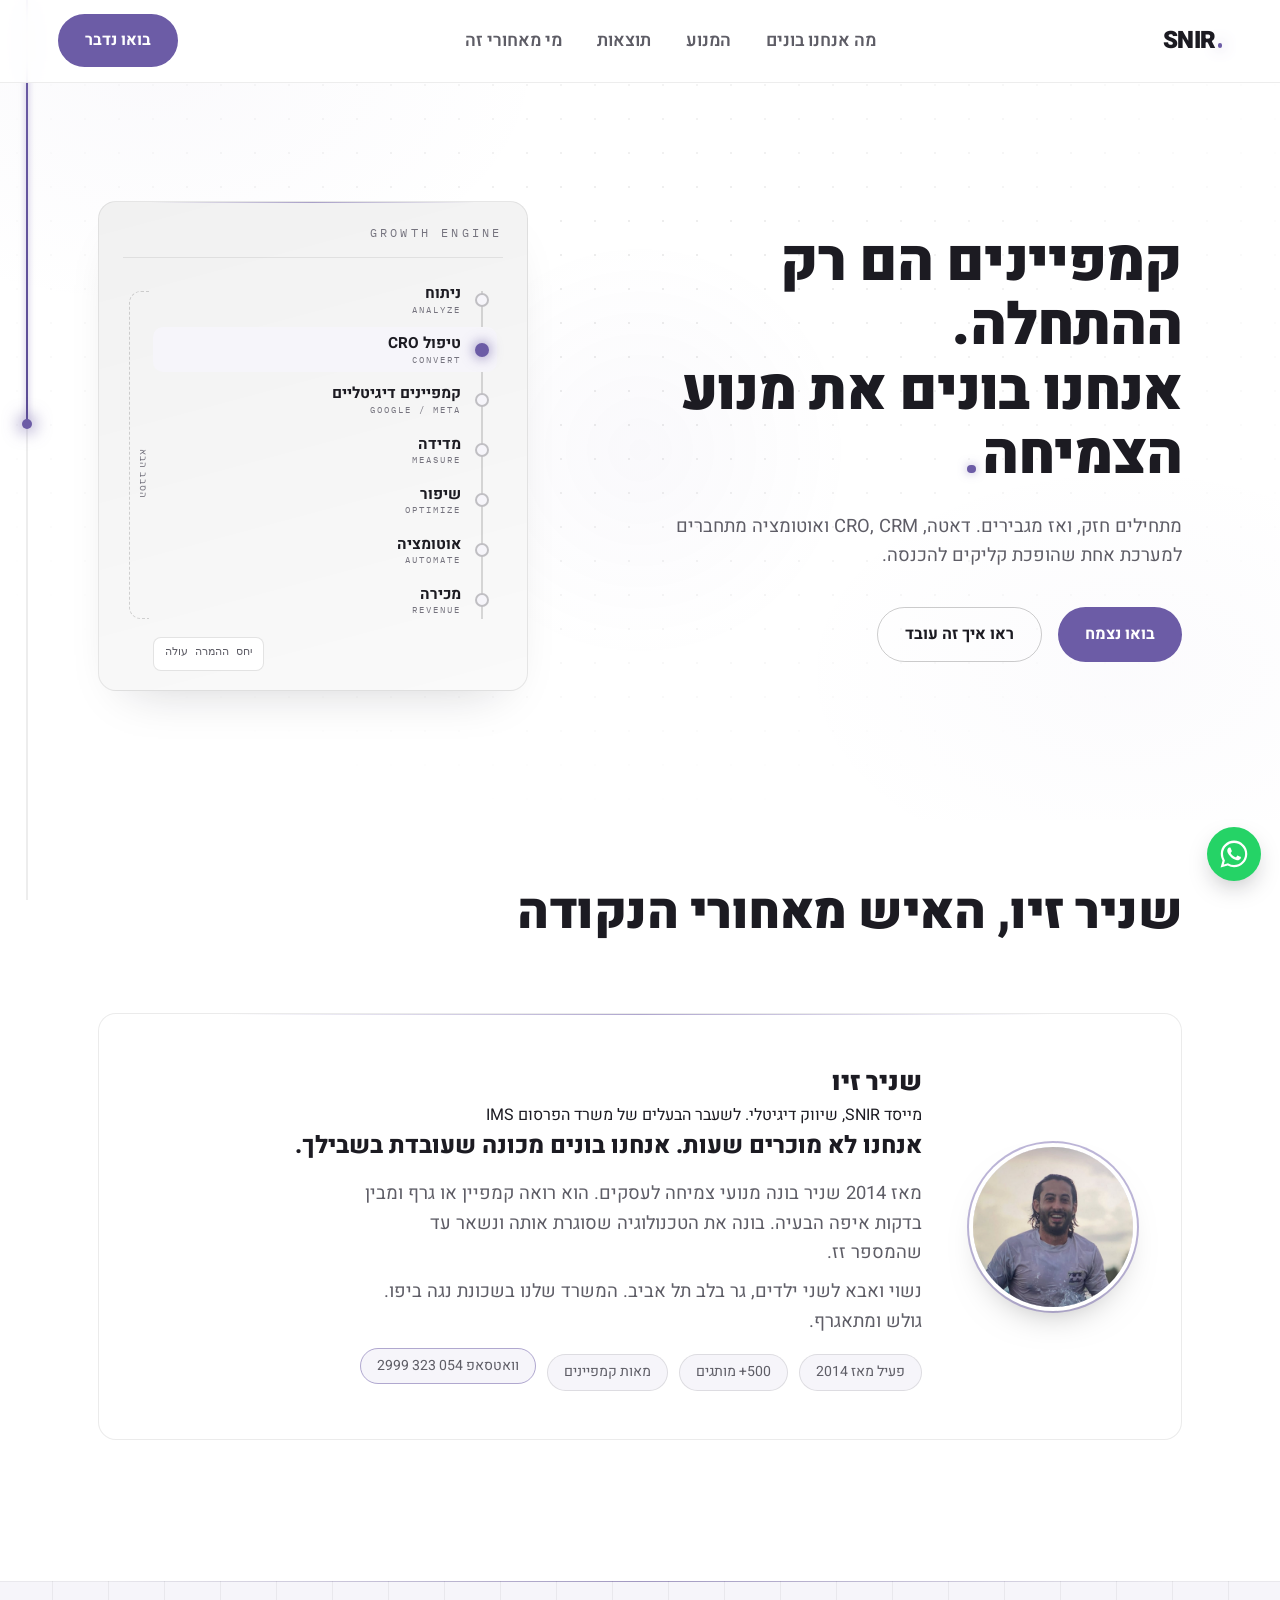
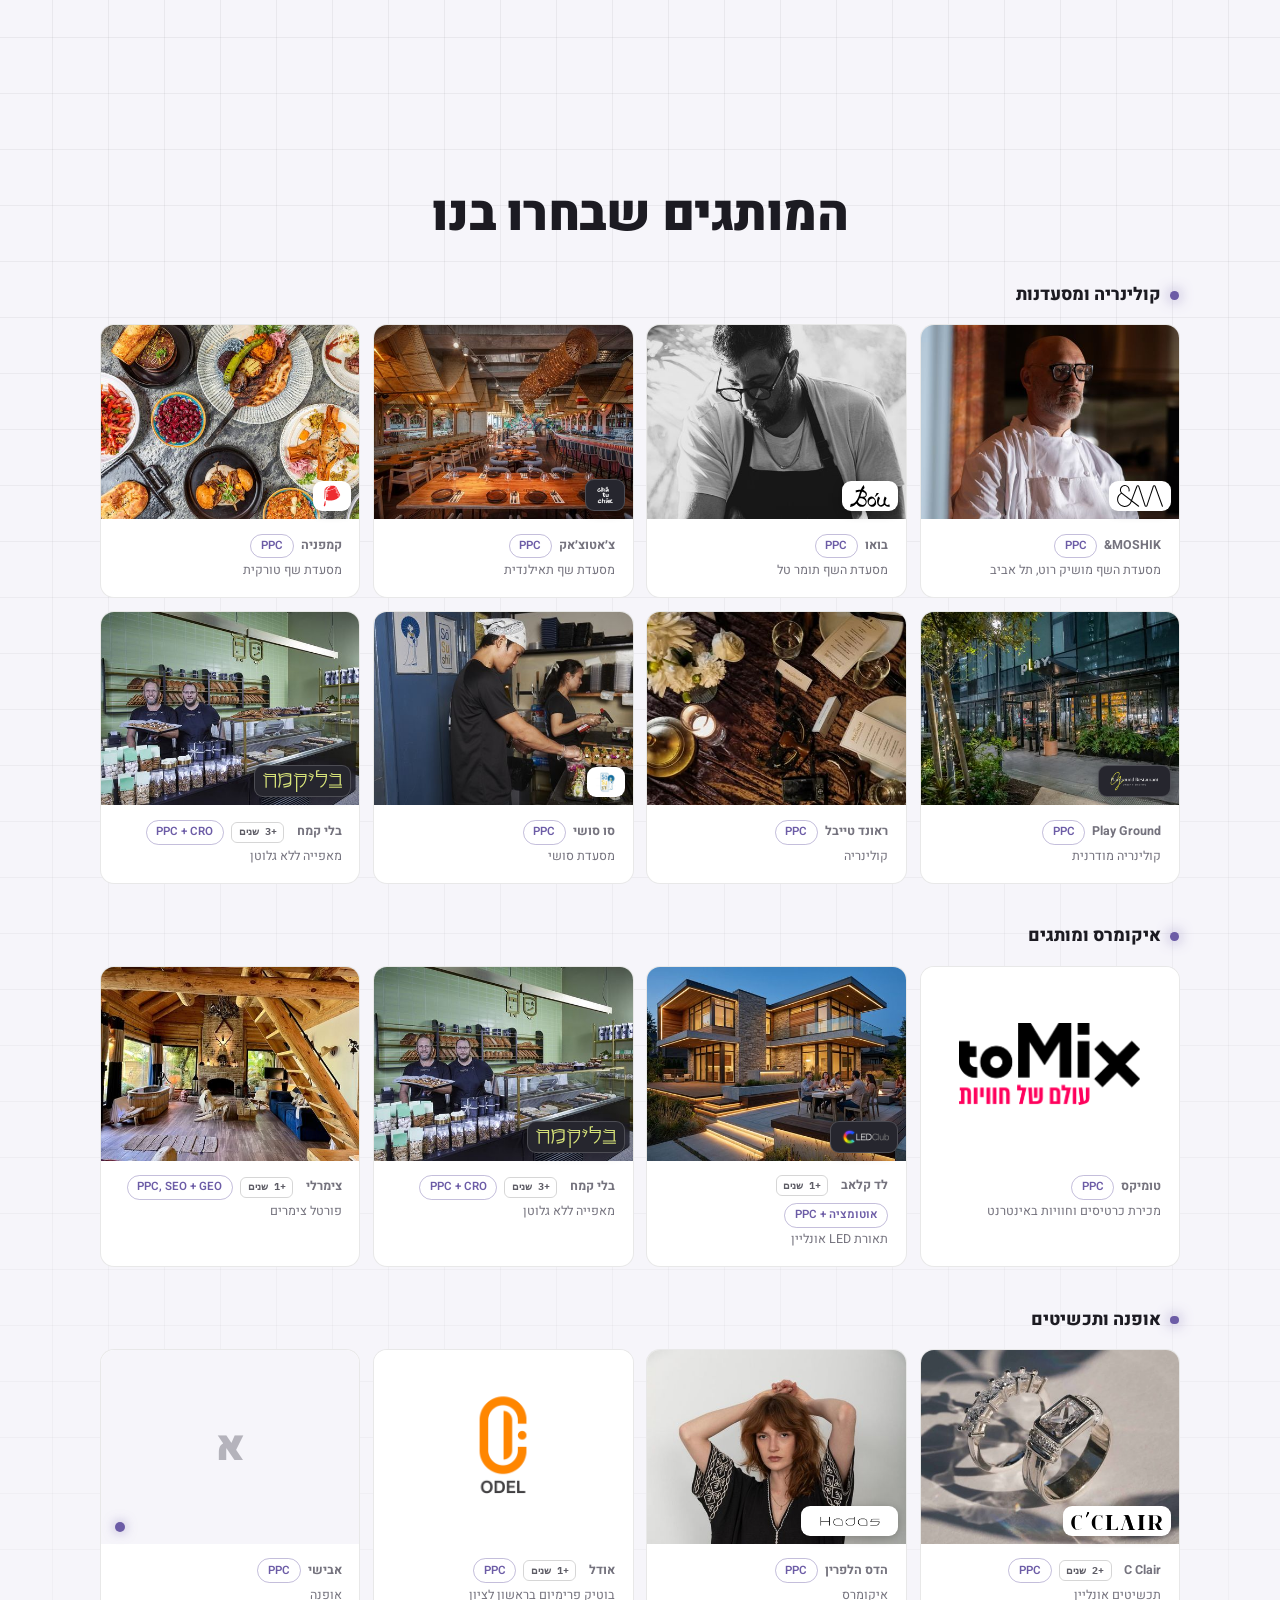
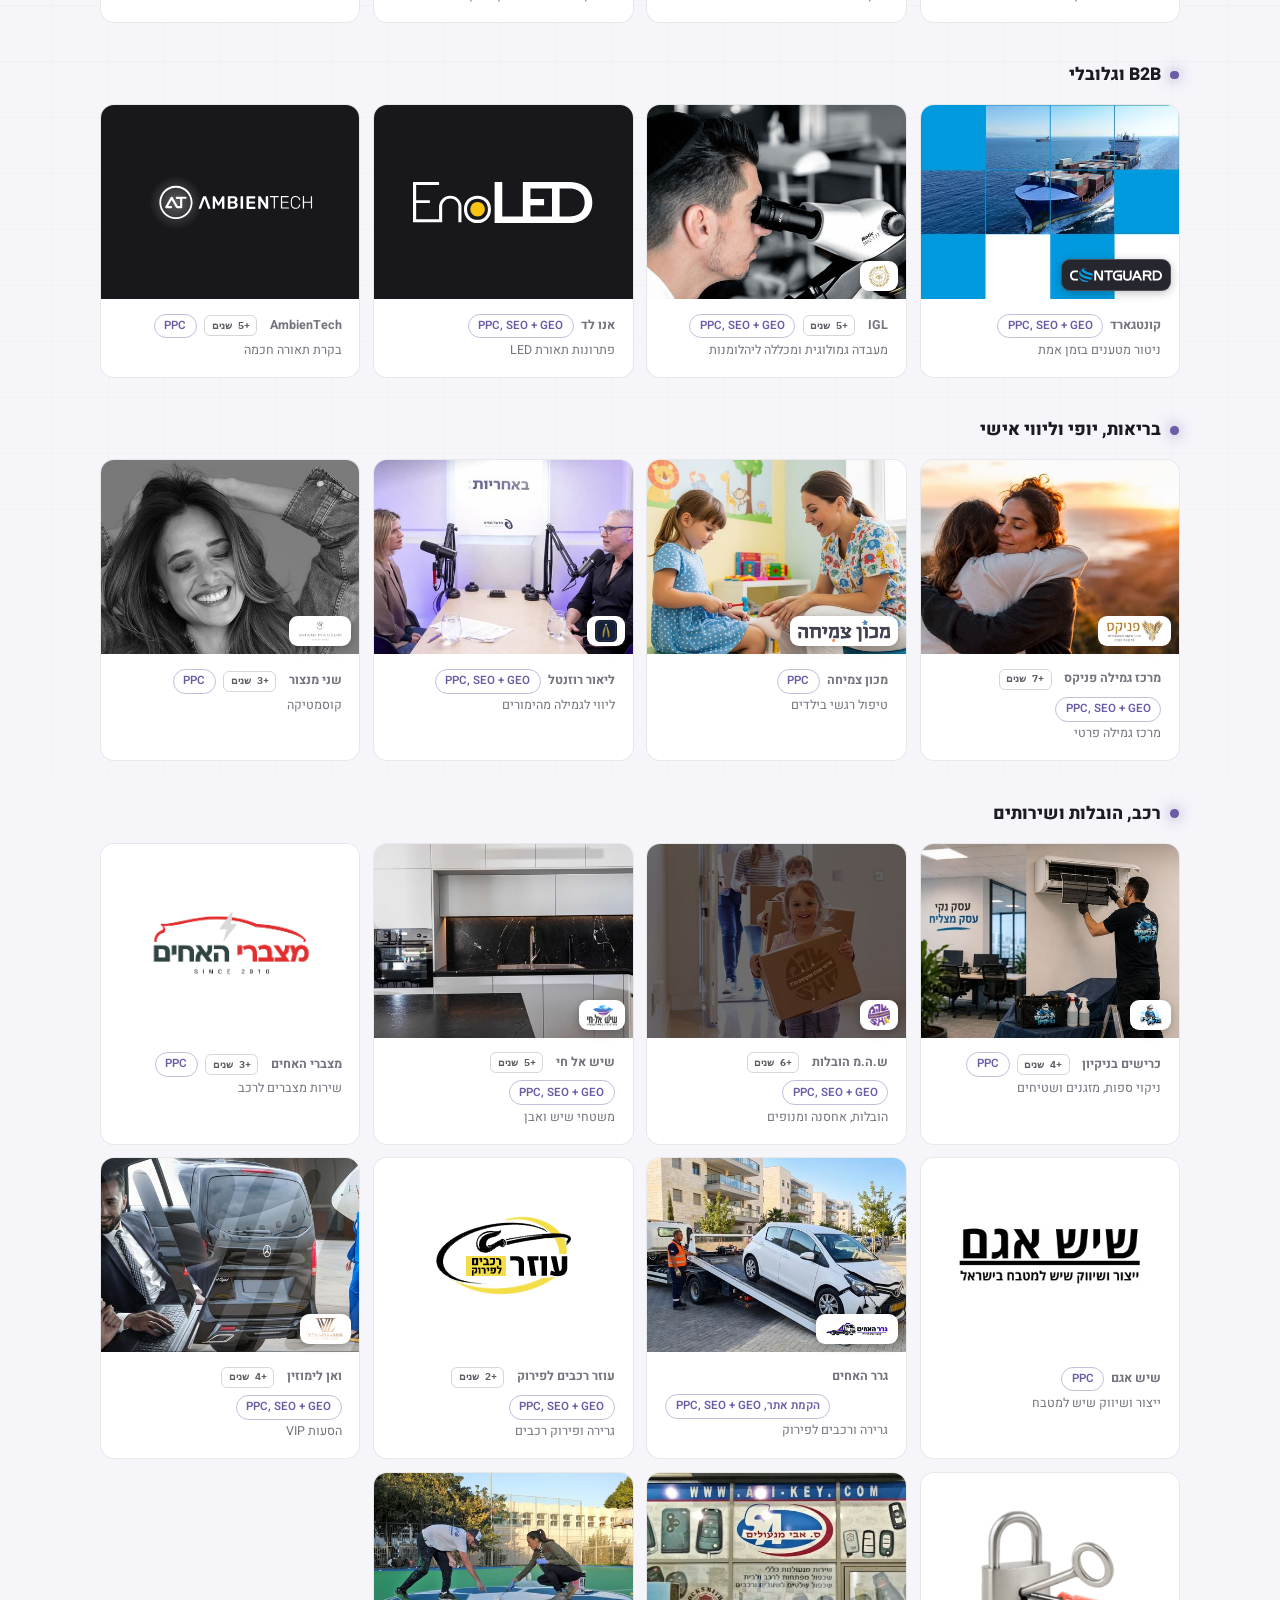
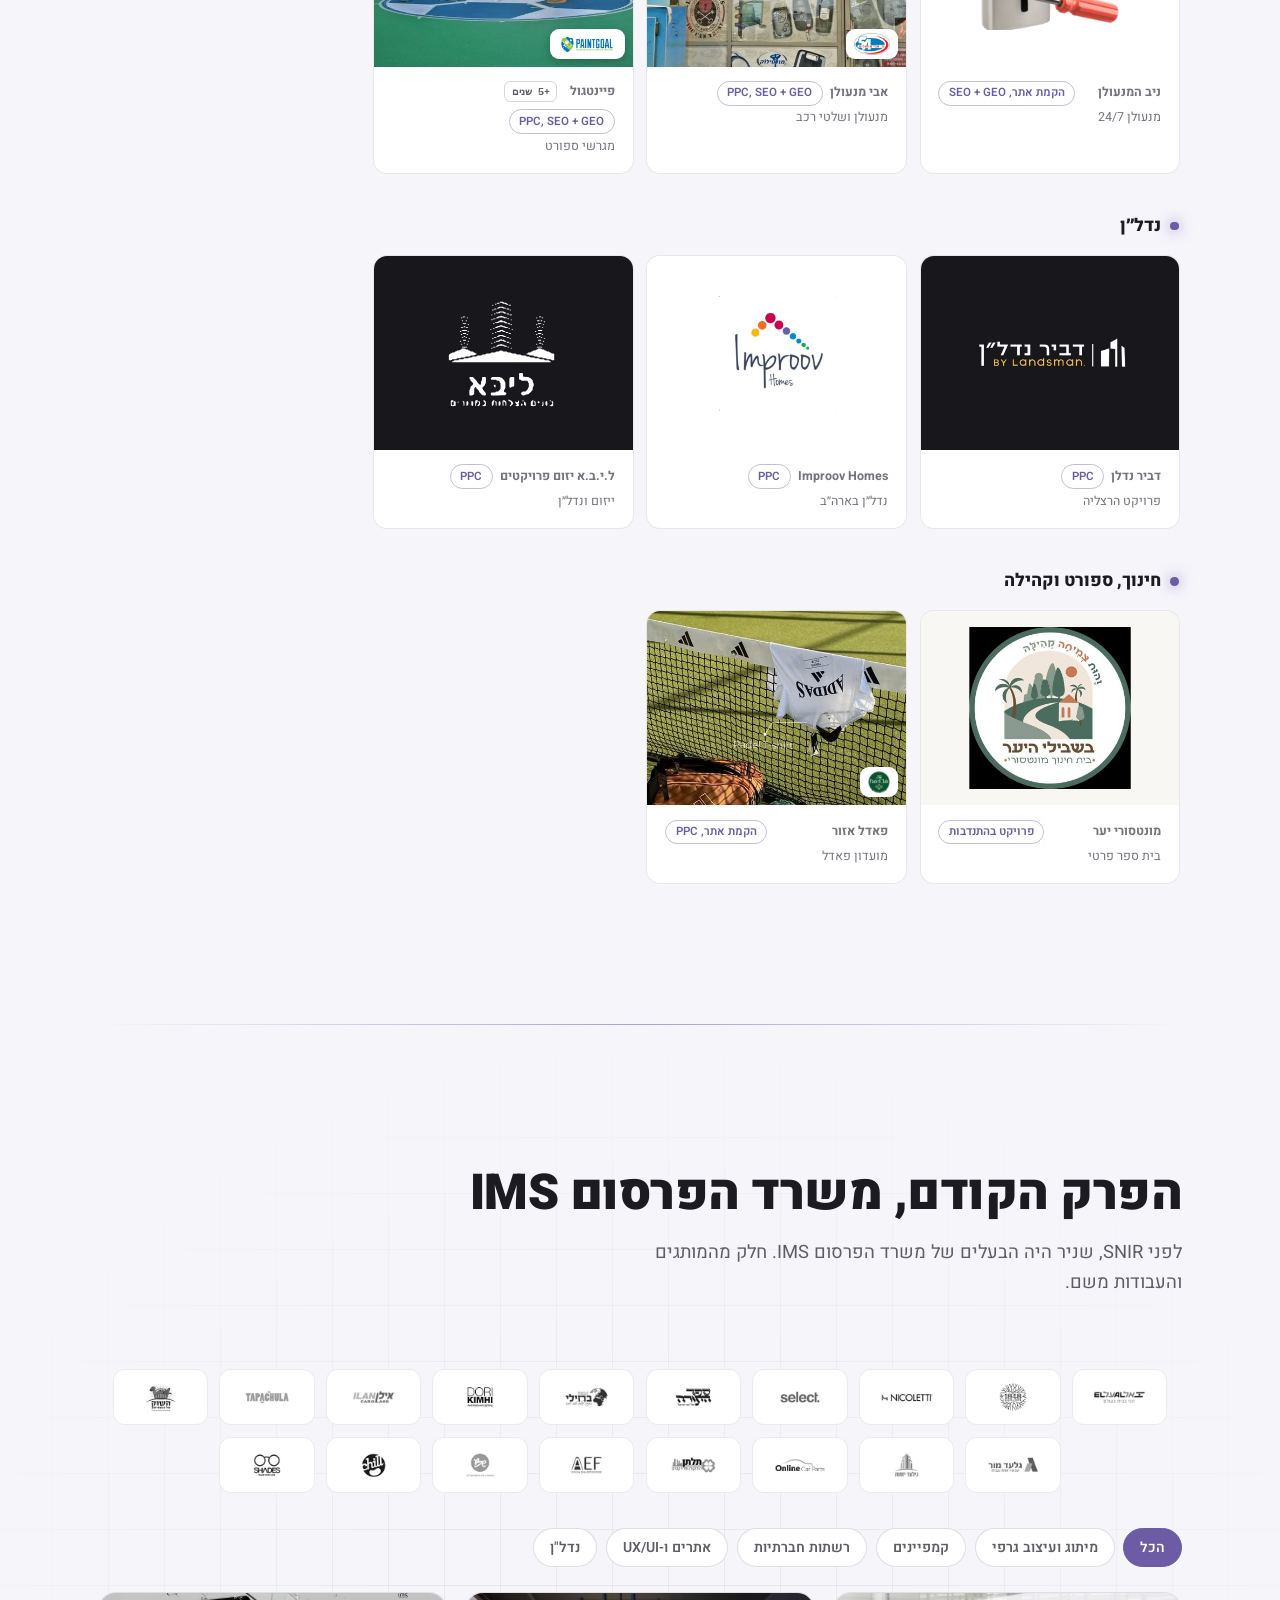
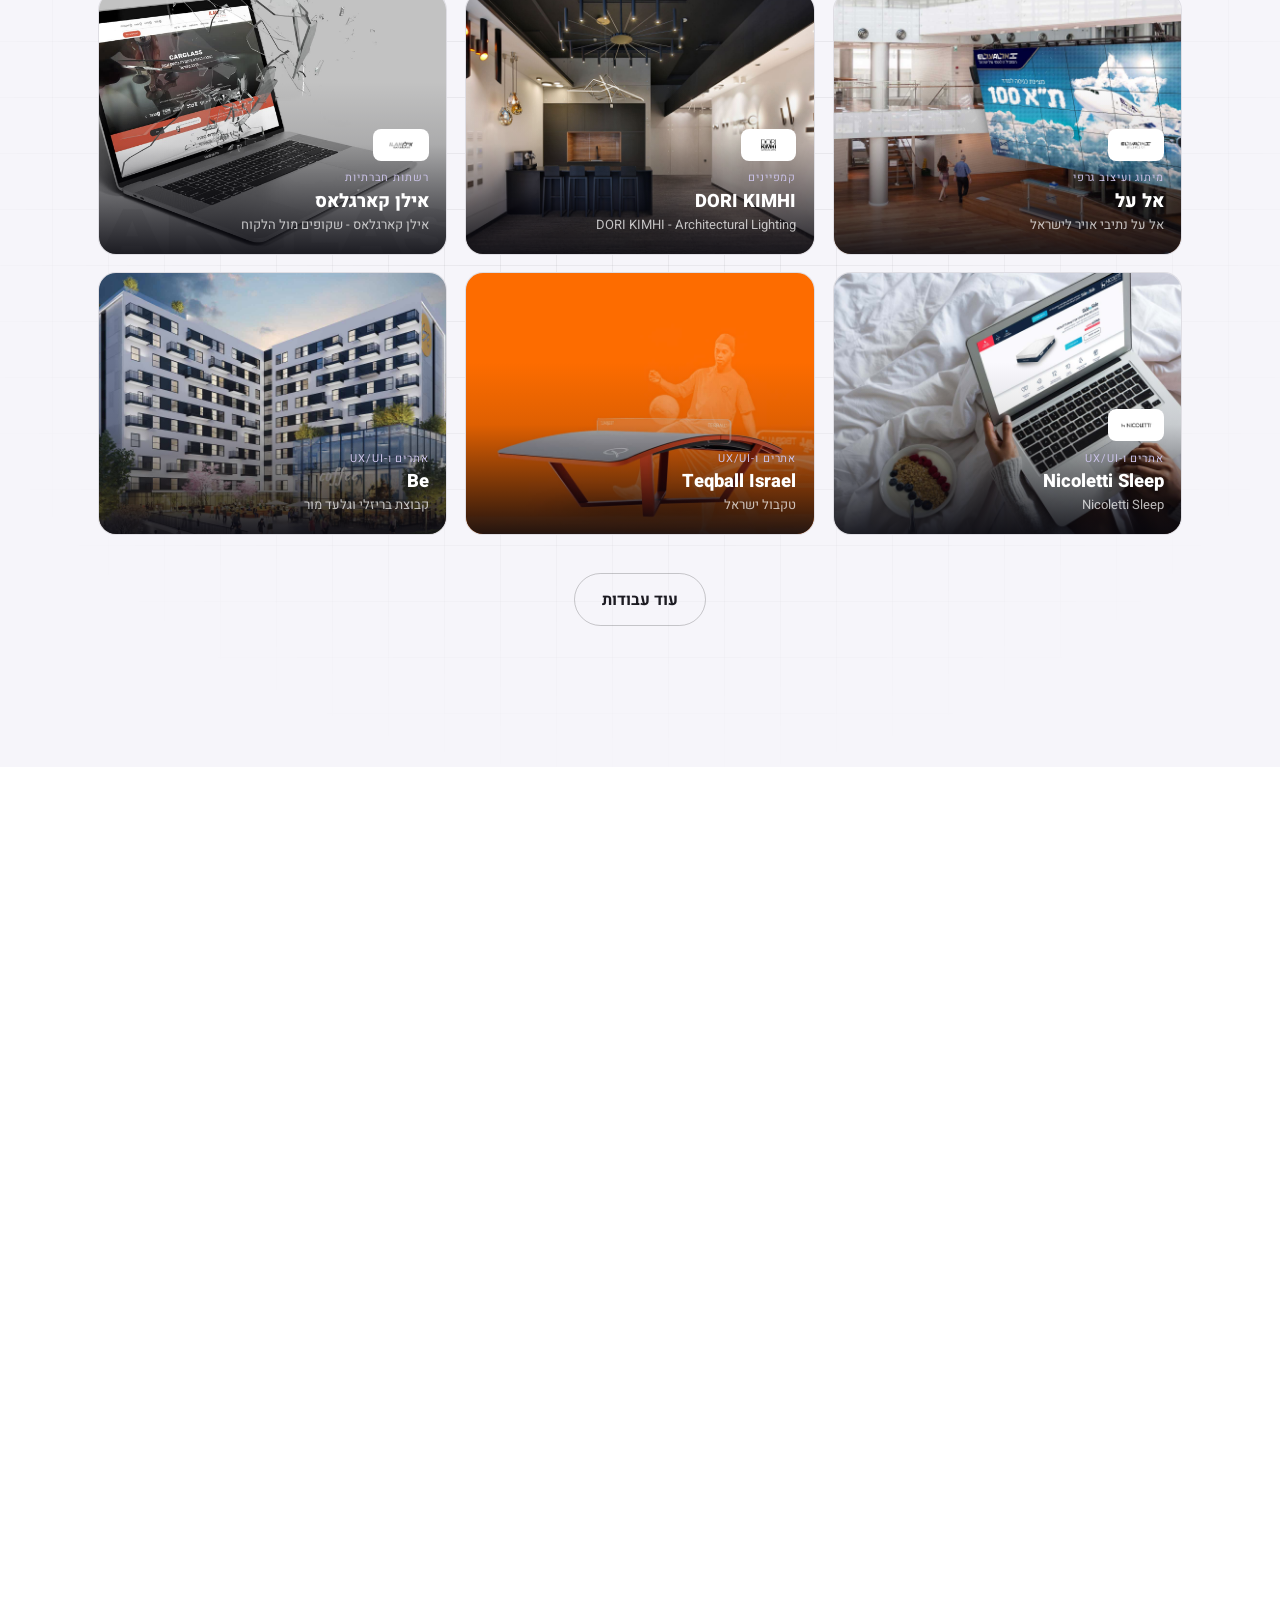
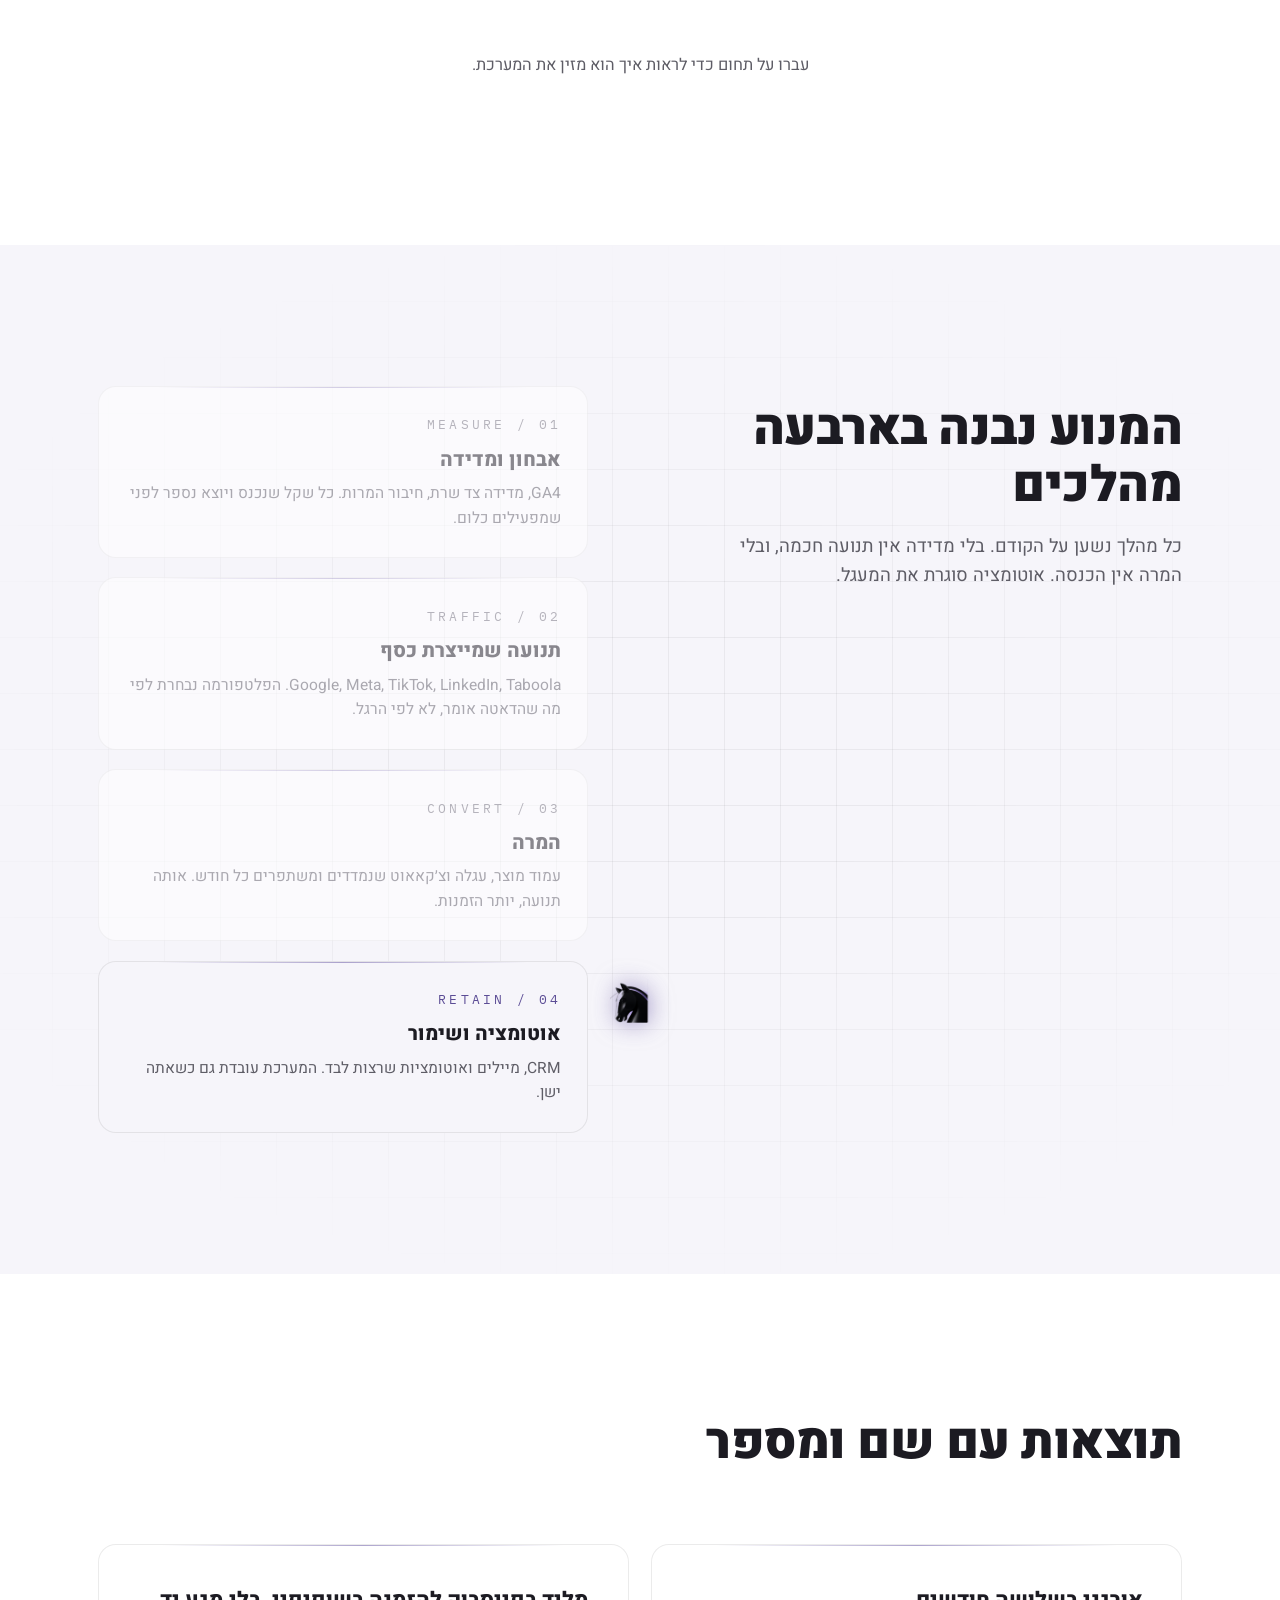
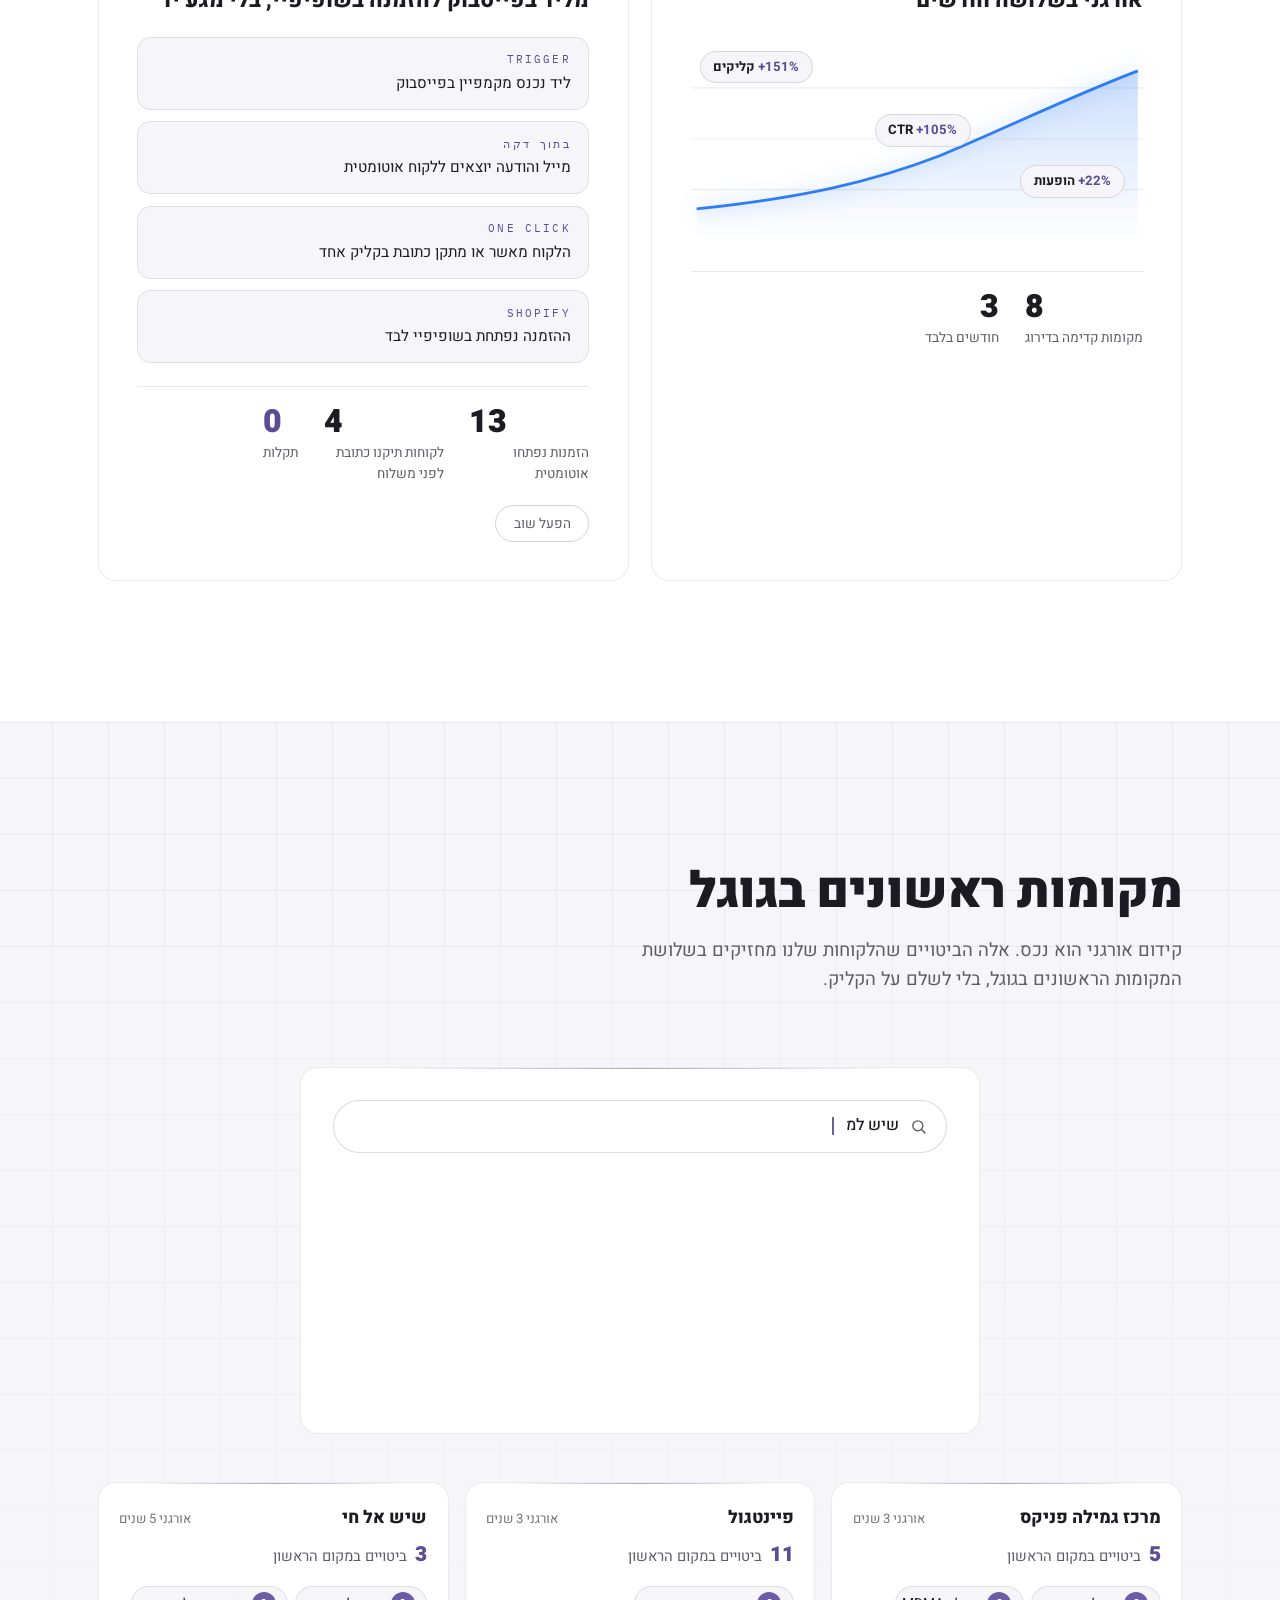
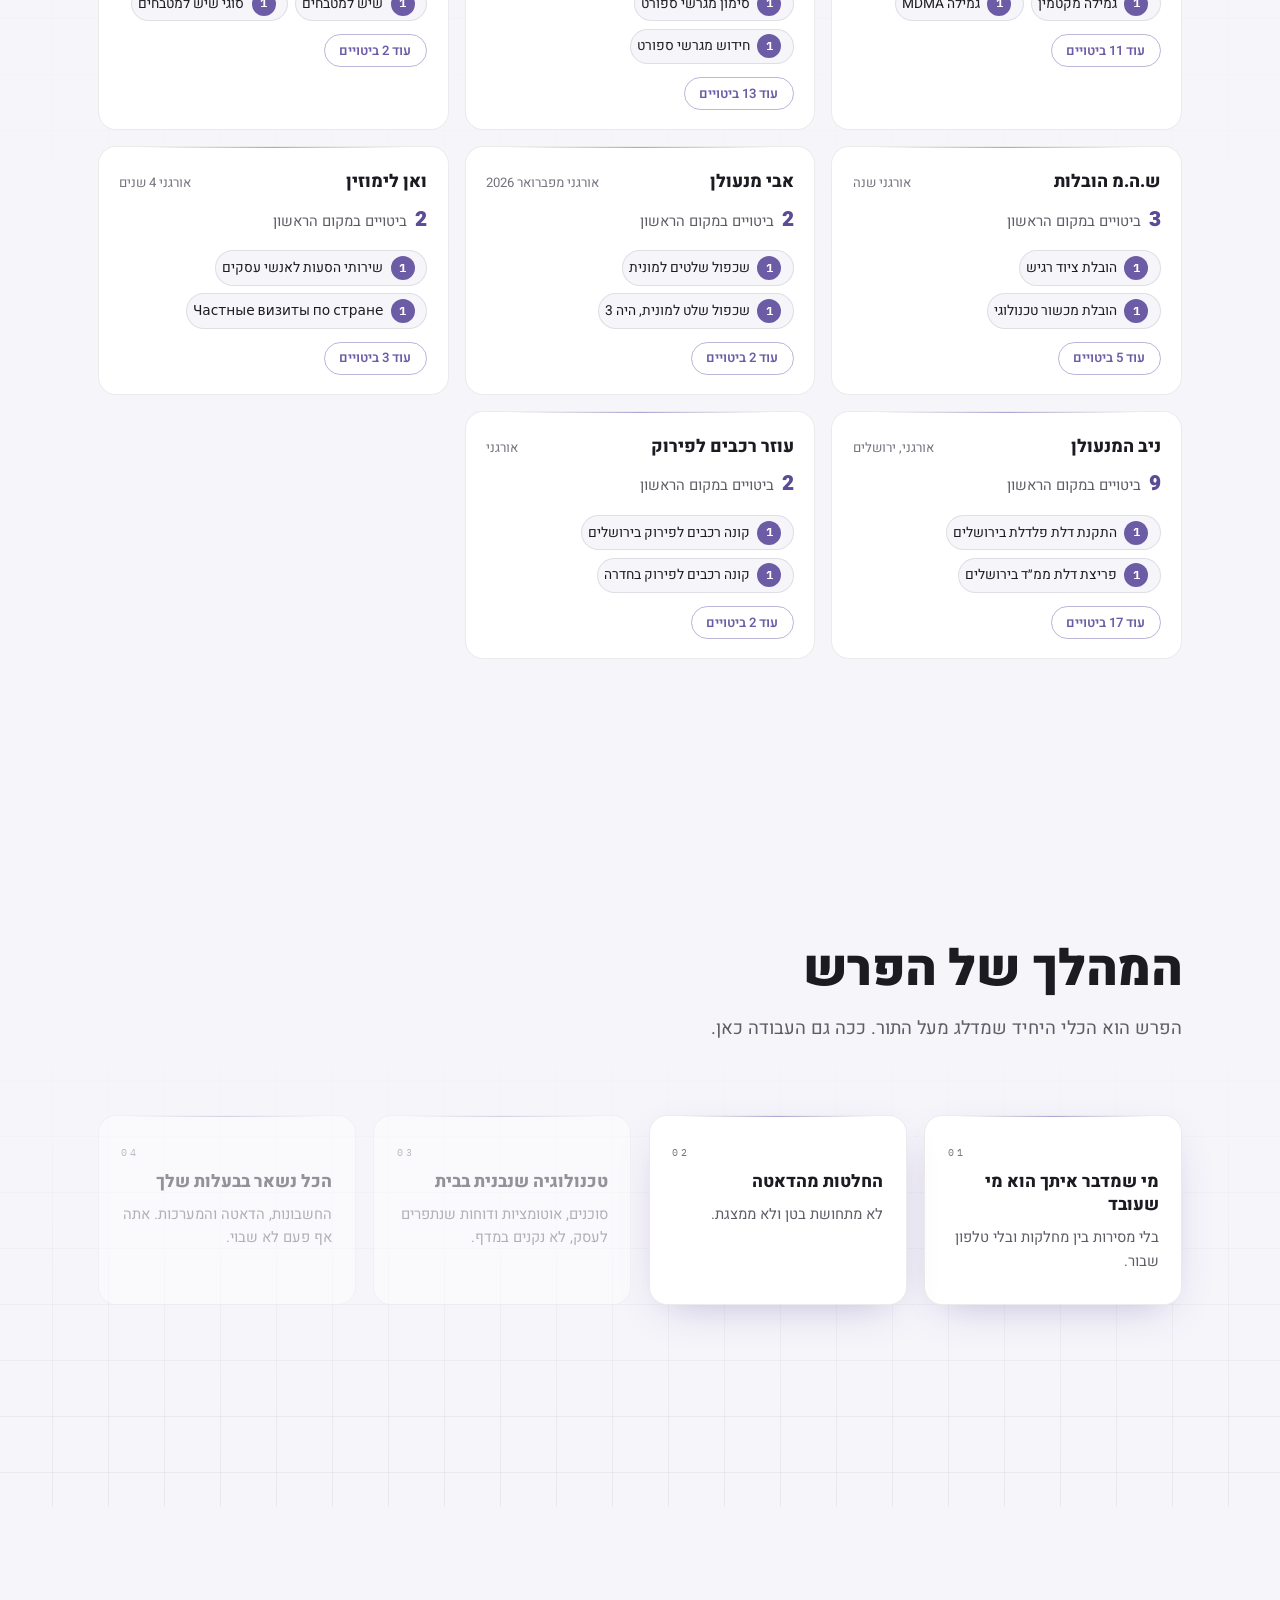
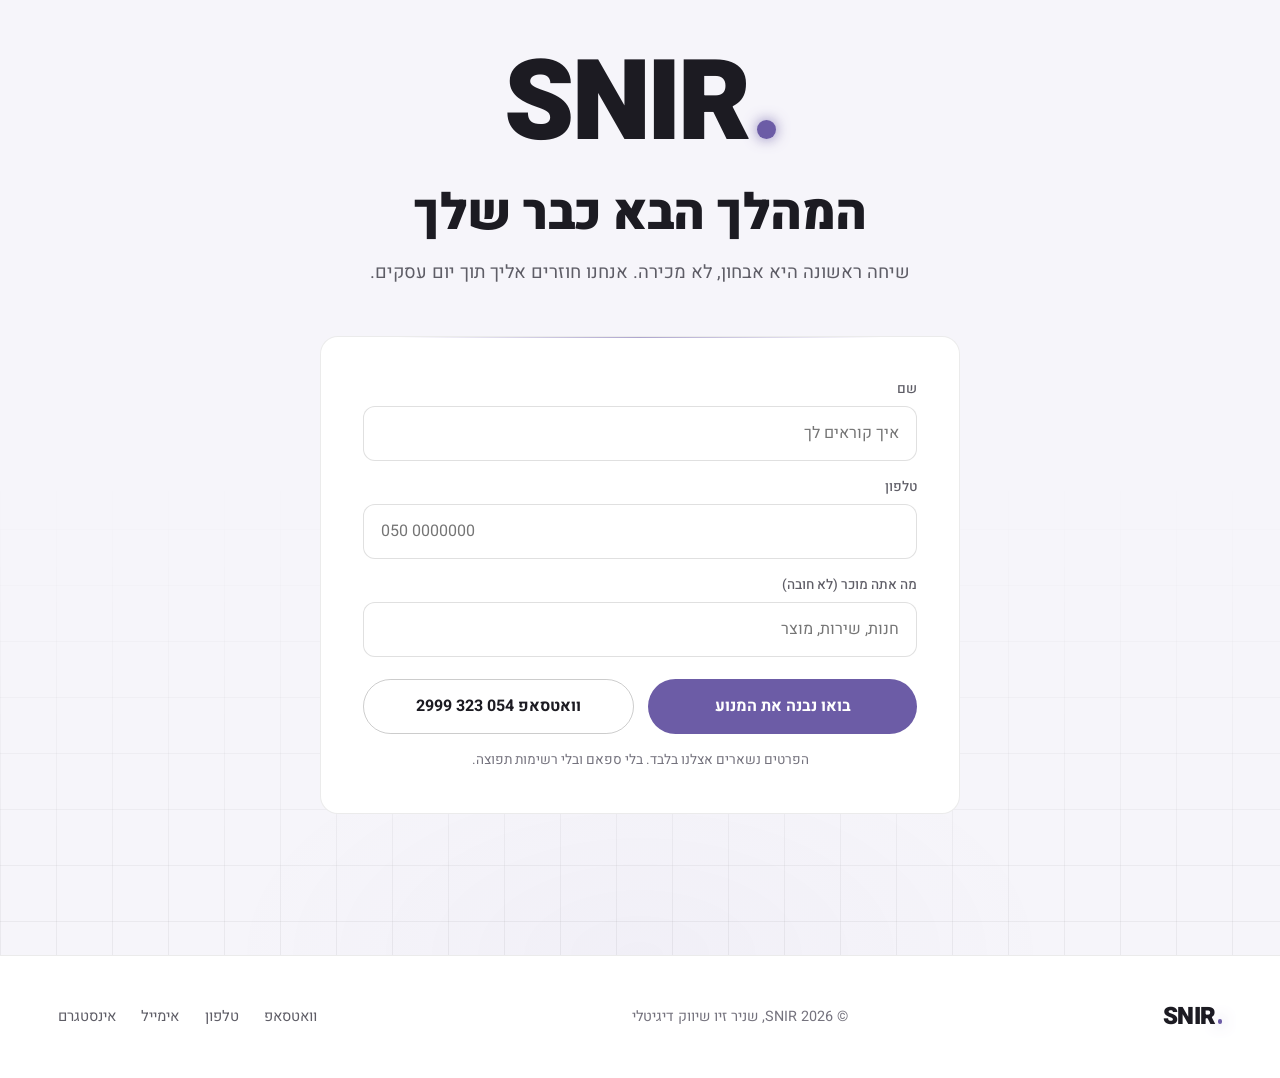
<file: index.html>
<!DOCTYPE html>
<html lang="he" dir="rtl">
<head>
  <!-- Google Tag Manager -->
  <script>(function(w,d,s,l,i){w[l]=w[l]||[];w[l].push({'gtm.start':
  new Date().getTime(),event:'gtm.js'});var f=d.getElementsByTagName(s)[0],
  j=d.createElement(s),dl=l!='dataLayer'?'&l='+l:'';j.async=true;j.src=
  'https://www.googletagmanager.com/gtm.js?id='+i+dl;f.parentNode.insertBefore(j,f);
  })(window,document,'script','dataLayer','GTM-WCPBBN33');</script>
  <!-- End Google Tag Manager -->

  <meta charset="UTF-8">
  <meta name="viewport" content="width=device-width, initial-scale=1.0">
  <title>שניר זיו שיווק דיגיטלי | PPC, SEO + GEO לעסקים | SNIR</title>
  <meta name="description" content="שניר שיווק דיגיטלי. שניר זיו מנהל PPC, SEO ו GEO לעסקים מאז 2014, ומחבר פרסום, דאטה, CRO ואוטומציה למערכת אחת שהופכת קליקים להכנסה.">
  <meta name="theme-color" content="#FFFFFF">
  <link rel="canonical" href="https://snirdote.co.il/">
  
  <meta property="og:type" content="website">
  <meta property="og:url" content="https://snirdote.co.il/">
  <meta property="og:title" content="שניר זיו שיווק דיגיטלי | SNIR">
  <meta property="og:description" content="שניר שיווק דיגיטלי. שניר זיו מנהל PPC, SEO ו GEO לעסקים מאז 2014, ומחבר פרסום, דאטה, CRO ואוטומציה למערכת אחת שהופכת קליקים להכנסה.">
  <meta property="og:image" content="https://snirdote.co.il/assets/brand/snir-seal.png">
  <meta property="og:locale" content="he_IL">
  <meta property="og:site_name" content="SNIR">
  <meta property="og:image:alt" content="שניר זיו שיווק דיגיטלי, החותם של SNIR">
  <meta name="twitter:card" content="summary_large_image">
  <meta name="twitter:title" content="שניר זיו שיווק דיגיטלי | SNIR">
  <meta name="twitter:description" content="שניר שיווק דיגיטלי. שניר זיו מנהל PPC, SEO ו GEO לעסקים מאז 2014, ומחבר פרסום, דאטה, CRO ואוטומציה למערכת אחת שהופכת קליקים להכנסה.">
  <link rel="icon" type="image/png" href="assets/brand/favicon.png">
  <link rel="preconnect" href="https://fonts.googleapis.com">
  <link rel="preconnect" href="https://fonts.gstatic.com" crossorigin>
  <link href="https://fonts.googleapis.com/css2?family=Heebo:wght@400;500;700;800;900&family=IBM+Plex+Mono:wght@400;500&display=swap" rel="stylesheet">

<style>
/* ============ tokens ============ */
:root{
  --bg:#FFFFFF; --panel:#F6F5FA; --card:#FFFFFF; --raise:#F6F5FA;
  --purple:#6C5CA6; --purple-soft:#6C5CA6; --blue:#2E7CF6; --pink:#5B4C95;
  --text:#1C1B22; --dim:#5E5D66; --mute:#75737E;
  --mono:'IBM Plex Mono',monospace; --sans:'Heebo',system-ui,sans-serif;
  --maxw:1200px; --pad:clamp(1.25rem,4.5vw,4rem);
  --keyline:linear-gradient(90deg,transparent,rgba(108,92,166,.55),transparent);
}
*{margin:0;padding:0;box-sizing:border-box}
html{scroll-behavior:smooth}
body{font-family:var(--sans);background:var(--bg);color:var(--text);line-height:1.6;overflow-x:hidden}
a{color:inherit;text-decoration:none}
img{max-width:100%}
.wrap{max-width:var(--maxw);margin-inline:auto;padding-inline:var(--pad)}
section{padding-block:clamp(5rem,11vw,10rem);position:relative}
h2{font-size:clamp(1.9rem,4.5vw,3.1rem);font-weight:900;letter-spacing:-.01em;line-height:1.15}
.lead{color:var(--dim);font-size:clamp(1rem,2.2vw,1.15rem);max-width:56ch}
.mono{font-family:var(--mono);font-size:.72rem;letter-spacing:.28em;text-transform:uppercase;color:var(--mute);display:block;direction:ltr;unicode-bidi:isolate;text-align:match-parent}
.mono.p{color:var(--mute)}
.grad{background:linear-gradient(92deg,var(--purple-soft),var(--pink));-webkit-background-clip:text;background-clip:text;color:transparent}
.dot{display:inline-block;width:.16em;height:.16em;border-radius:50%;background:var(--purple);vertical-align:baseline;margin-inline-start:.08em;box-shadow:0 0 14px rgba(108,92,166,.8)}
.sec-head{margin-bottom:clamp(2.5rem,6vw,4.5rem)}
.sec-head .mono{margin-bottom:.9rem}

/* keyline top edge for cards */
.kcard{background:var(--card);border-radius:18px;position:relative;border:1px solid rgba(0,0,0,0.08)}
.kcard::before{content:"";position:absolute;top:0;inset-inline:12%;height:1px;background:var(--keyline)}

/* ============ reveal system ============ */
.reveal{opacity:0;transform:translateY(14px);transition:opacity .7s cubic-bezier(.2,.7,.2,1),transform .7s cubic-bezier(.2,.7,.2,1);transition-delay:calc(var(--i,0)*75ms)}
.reveal.on{opacity:1;transform:none}

/* ============ signal thread ============ */
#thread{position:fixed;inset-block:0;inset-inline-end:26px;width:2px;z-index:5;pointer-events:none}
#thread .track{position:absolute;inset:0;background:rgba(0,0,0,0.07)}
#thread .fill{position:absolute;top:0;left:0;width:100%;height:100%;background:linear-gradient(180deg,var(--purple),var(--pink));transform:scaleY(0);transform-origin:top;box-shadow:0 0 10px rgba(108,92,166,.6)}
#thread .head{position:absolute;left:50%;top:0;width:10px;height:10px;border-radius:50%;background:var(--purple);box-shadow:0 0 16px 4px rgba(108,92,166,.55);transform:translate(-50%,-50%)}
@media(max-width:900px){#thread{display:none}}

/* ============ cursor glow ============ */
#cursor{position:fixed;width:460px;height:460px;border-radius:50%;pointer-events:none;z-index:1;
  background:radial-gradient(circle,rgba(108,92,166,.04),transparent 65%);transform:translate(-50%,-50%);left:0;top:0}
@media(hover:none){#cursor{display:none}}

/* ============ topbar ============ */
.topbar{position:fixed;inset-inline:0;top:0;z-index:50;display:flex;align-items:center;justify-content:space-between;
  padding:.9rem var(--pad);backdrop-filter:blur(14px);background:rgba(255,255,255,.9);border-bottom:1px solid rgba(0,0,0,0.07)}
.brand{font-weight:900;font-size:1.5rem;letter-spacing:-.02em;direction:ltr}
.brand .dot{width:.2em;height:.2em;animation:dotpulse 2.6s ease-in-out infinite}
@keyframes dotpulse{0%,100%{box-shadow:0 0 10px rgba(108,92,166,.55)}50%{box-shadow:0 0 22px 4px rgba(108,92,166,.95)}}
.topbar nav{display:flex;gap:2.2rem}
.topbar nav a{color:var(--dim);font-size:1.1rem;font-weight:600;transition:color .2s}
.topbar nav a:hover{color:var(--text)}
.topbar{transition:background-color .35s ease,border-color .35s ease,box-shadow .35s ease}
.topbar.scrolled{background:rgba(236,233,246,.94);border-bottom-color:#DDD8EE;box-shadow:0 6px 24px -18px rgba(108,92,166,.45)}
.topbar nav .nav-cta{display:none}
@media(max-width:900px){.topbar nav .nav-cta{display:block}}
.btn{display:inline-flex;align-items:center;gap:.55rem;background:var(--purple);color:#fff;font-weight:700;
  padding:.85rem 1.7rem;border-radius:999px;border:none;cursor:pointer;font-size:1rem;font-family:var(--sans);
  transition:transform .2s,box-shadow .2s,background .2s;will-change:transform}
.btn:hover{box-shadow:0 8px 34px -8px rgba(108,92,166,.75);background:#5B4C95}
.btn.ghost{background:transparent;border:1px solid rgba(0,0,0,0.2);color:var(--text)}
.btn.ghost:hover{border-color:var(--purple-soft);color:#fff;box-shadow:none}
.nav-toggle{display:none;background:none;border:none;color:var(--text);cursor:pointer}
@media(max-width:900px){
  .topbar nav{display:none;position:absolute;top:100%;inset-inline:0;background:rgba(255,255,255,.98);flex-direction:column;padding:1.4rem var(--pad);gap:1.1rem;border-bottom:1px solid rgba(0,0,0,0.09)}
  .topbar.open nav{display:flex}
  .nav-toggle{display:block}
  .topbar .btn{padding:.6rem 1.1rem;font-size:.9rem}
}

/* ============ hero ============ */
.hero{min-height:min(100svh,820px);display:flex;align-items:center;padding-top:5.5rem;padding-bottom:1rem;
  background:
    radial-gradient(52vw 46vh at 12% 8%,rgba(108,92,166,.03),transparent 60%),
    radial-gradient(44vw 40vh at 88% 82%,rgba(108,92,166,.025),transparent 60%),
    var(--bg)}
.hero::before{content:"";position:absolute;inset:0;
  background-image:radial-gradient(rgba(0,0,0,0.07) 1px,transparent 1px);
  background-size:34px 34px;mask-image:radial-gradient(60% 60% at 50% 40%,#000 20%,transparent 100%);pointer-events:none}
.hero .wrap{display:grid;grid-template-columns:1.05fr .95fr;gap:clamp(2rem,5vw,5rem);align-items:center;position:relative;z-index:2}
.hero h1{font-size:clamp(2.1rem,4.6vw,3.6rem);font-weight:900;line-height:1.12;letter-spacing:-.015em}
.hero h1 .line{display:block;overflow:hidden}
.hero h1 .line>span{display:inline-block;transform:translateY(110%);animation:riseup .9s cubic-bezier(.2,.75,.2,1) forwards}
.hero h1 .line:nth-child(2)>span{animation-delay:.12s}
@keyframes riseup{to{transform:none}}
.hero .sub{margin-top:1.5rem;max-width:54ch}
.hero .ctas{margin-top:2.3rem;display:flex;gap:1rem;flex-wrap:wrap}
.hero .eyebrow{margin-bottom:1.2rem}

@keyframes drawline{to{stroke-dashoffset:0}}
/* hero growth engine */
.hdot{display:inline-block;width:.15em;height:.15em;border-radius:50%;background:var(--purple);
  margin-inline-start:.1em;box-shadow:0 0 10px rgba(108,92,166,.55)}
.engine{padding:1.4rem 1.5rem 1.2rem;background:linear-gradient(165deg,rgba(0,0,0,0.055),rgba(0,0,0,0.02)) ,var(--card);
  box-shadow:0 24px 50px -30px rgba(20,20,30,.22);max-width:430px;justify-self:end;width:100%}
.eng-head{display:flex;align-items:center;justify-content:space-between;margin-bottom:1.2rem;
  padding-bottom:.9rem;border-bottom:1px solid rgba(0,0,0,0.08)}
.eng-live{font-family:var(--mono);font-size:.68rem;letter-spacing:.22em;color:var(--dim);display:flex;align-items:center;gap:.5rem;direction:ltr}
.eng-live .pdot{width:7px;height:7px;border-radius:50%;background:#4ADE80;opacity:.75;animation:livepulse 2.4s infinite}
@keyframes livepulse{0%,100%{opacity:.75}50%{opacity:.35}}
.eng-flow{position:relative;display:flex;flex-direction:column;gap:.35rem;padding-inline-start:6px;padding-inline-end:30px}
.eng-line{position:absolute;top:14px;bottom:52px;inset-inline-start:20px;width:2px;
  background:rgba(0,0,0,0.14)}
.eng-return{position:absolute;top:14px;bottom:52px;inset-inline-end:6px;width:20px;
  border:1px dashed rgba(0,0,0,0.16);border-inline-start:none;
  border-start-end-radius:12px;border-end-end-radius:12px}
.eng-return-label{position:absolute;inset-inline-end:-6px;top:50%;transform:translateY(-50%) rotate(90deg);
  font-size:.6rem;color:var(--mute);letter-spacing:.12em;white-space:nowrap}
.sig{position:absolute;inset-inline-start:17px;top:0;width:8px;height:8px;border-radius:50%;
  background:var(--blue);box-shadow:0 0 7px 1px rgba(46,124,246,.45);animation:sigfall 4.2s linear infinite;opacity:0}
.sig.s2{animation-delay:2.1s;background:rgba(184,74,214,.85);box-shadow:0 0 7px 1px rgba(108,92,166,.4)}
@keyframes sigfall{0%{top:2%;opacity:0}10%{opacity:1}80%{opacity:1}92%{top:82%;opacity:0}100%{top:82%;opacity:0}}
.erow{display:flex;align-items:center;gap:.85rem;padding:.44rem .5rem;border-radius:10px;position:relative;
  opacity:0;transform:translateY(8px);animation:rowin .6s cubic-bezier(.2,.7,.2,1) forwards;animation-delay:calc(.25s + var(--d)*.12s)}
@keyframes rowin{to{opacity:1;transform:none}}
.eng-flow.cycling .erow{transition:opacity .45s,background .45s}
.eng-flow.cycling .erow:not(.act){opacity:.55}
.eng-flow.cycling .erow.act{opacity:1;background:var(--raise)}
.edot{width:14px;height:14px;border-radius:50%;flex:0 0 auto;background:var(--raise);
  border:2px solid rgba(0,0,0,0.22);position:relative;z-index:1;transition:background .45s,border-color .45s,box-shadow .45s}
.erow.act .edot{background:var(--purple);border-color:transparent;box-shadow:0 0 12px 2px rgba(108,92,166,.55)}
.etxt{display:flex;flex-direction:column;line-height:1.25;flex:1}
.etxt b{font-size:.96rem;font-weight:700}
.emono{font-family:var(--mono);font-size:.56rem;letter-spacing:.22em;color:var(--mute);direction:ltr;text-align:start;unicode-bidi:isolate;align-self:flex-start}
.loop-chip-wrap{display:flex;justify-content:flex-end;margin-top:.6rem;min-height:2.1em}
.echip{font-family:var(--mono);font-size:.7rem;color:var(--dim);background:var(--bg);
  border:1px solid rgba(0,0,0,0.11);border-radius:8px;padding:.3rem .7rem;direction:rtl;white-space:nowrap;
  transition:opacity .3s}
.echip.swap{opacity:0}
@media(max-width:900px){
  .hero .wrap{grid-template-columns:1fr}
  .engine{justify-self:center;max-width:420px}
}

/* ============ proof band ============ */
#proof{background:var(--panel)}
#proof::before,#proof::after{content:"";position:absolute;inset-inline:8%;height:1px;background:var(--keyline)}
#proof::before{top:0}#proof::after{bottom:0}
.stats{display:grid;grid-template-columns:repeat(4,1fr);gap:1.1rem}
@media(max-width:820px){.stats{grid-template-columns:repeat(2,1fr)}}
.stat{padding:1.9rem 1.2rem;text-align:center}
.stat .num{font-weight:900;font-size:clamp(2.3rem,4.6vw,3.4rem);line-height:1;letter-spacing:-.02em;direction:ltr}
.stat.hot .num{background:linear-gradient(92deg,var(--purple-soft),var(--pink));-webkit-background-clip:text;background-clip:text;color:transparent}
.stat .lbl{color:var(--dim);margin-top:.7rem;font-size:.98rem}
.src{margin-top:1.6rem;text-align:center;color:var(--mute);font-size:.88rem}
.src .mono{margin-top:.5rem}
/* clients marquee */
.clients-head{margin-top:clamp(2.5rem,6vw,4rem);text-align:center}
.marq{margin-top:1.2rem;overflow:hidden;position:relative;
  mask-image:linear-gradient(90deg,transparent,#000 10%,#000 90%,transparent)}
.marq .row{display:flex;gap:.9rem;width:max-content;animation:marq 60s linear infinite}
.marq .row.rev{animation-direction:reverse;animation-duration:70s}
.marq:hover .row{animation-play-state:paused}
@keyframes marq{to{transform:translateX(50%)}}
.cchip{display:flex;flex-direction:column;gap:.1rem;background:var(--card);border:1px solid rgba(0,0,0,0.09);
  border-radius:14px;padding:.7rem 1.25rem;white-space:nowrap;transition:border-color .25s,transform .25s}
.cchip:hover{border-color:rgba(108,92,166,.55);transform:translateY(-2px)}
.cchip b{font-size:.95rem;font-weight:700;color:var(--text)}
.cchip span{font-size:.78rem;color:var(--mute)}
.cchip i{font-style:normal;font-size:.78rem;color:var(--purple-soft);margin-top:.15rem}
.cgroup{max-width:1080px;margin:2.4rem auto 0}
.cg-title{display:flex;align-items:center;gap:.55rem;font-weight:800;font-size:1.1rem}
.cg-title .dot{width:.5em;height:.5em}
.cg-grid{display:grid;grid-template-columns:repeat(auto-fill,minmax(230px,1fr));gap:.8rem;margin-top:.95rem}
.cg-grid .cchip{white-space:normal;padding:0;overflow:hidden;display:flex;flex-direction:column}
.cmedia{width:100%;aspect-ratio:4/3;height:auto;object-fit:cover;display:block}
.ctile{display:flex;align-items:center;justify-content:center;position:relative;background:linear-gradient(150deg,var(--raise),var(--panel))}
.ctile span{font-weight:900;font-size:2.6rem;opacity:.5}
.ctile em{position:absolute;width:10px;height:10px;border-radius:50%;background:var(--purple);inset-inline-end:14px;bottom:12px;box-shadow:0 0 12px rgba(108,92,166,.6)}
.cbody{padding:.8rem 1.1rem 1rem;display:flex;flex-direction:column;gap:.15rem}
.cwrap{position:relative}
.clogo{position:absolute;bottom:8px;inset-inline-start:8px;background:#fff;border-radius:9px;
  padding:4px 8px;display:flex;align-items:center;box-shadow:0 2px 10px rgba(0,0,0,.25)}
.clogo img{height:22px;width:auto;max-width:92px;object-fit:contain;display:block}
.clogo.dk{background:#26262E;border:1px solid rgba(255,255,255,.18)}
.ltile{display:flex;align-items:center;justify-content:center;background:#FFFFFF}
.ltile img{max-width:70%;max-height:62%;width:auto;height:auto;object-fit:contain;image-rendering:auto}
.ltile.dk{background:#17171C}
/* featured clients */
.fc-grid{max-width:1080px;margin:1rem auto 0;display:grid;grid-template-columns:repeat(3,1fr);gap:1rem}
@media(max-width:820px){.fc-grid{grid-template-columns:1fr}}
.fc-card{overflow:hidden;margin:0}
.fc-card img{width:100%;height:230px;object-fit:cover;display:block}
.fc-card figcaption{padding:1rem 1.2rem 1.2rem;display:flex;flex-direction:column;gap:.15rem}
.fc-card b{font-size:1.05rem;font-weight:800}
.fc-card span{color:var(--mute);font-size:.85rem}
.fc-card i{font-style:normal;color:var(--purple-soft);font-size:.85rem}

.cchip b{display:flex;align-items:center;gap:.45rem;flex-wrap:wrap}
.cchip i.cwork{margin-inline-start:auto;margin-top:0;font-style:normal;font-size:.72rem;font-weight:600;color:var(--purple-soft);border:1px solid rgba(108,92,166,.4);border-radius:999px;padding:.14rem .6rem;white-space:nowrap}
.cchip .yrs bdi{direction:ltr;unicode-bidi:isolate}
.cchip .yrs{text-decoration:none;font-family:var(--mono);font-size:.62rem;color:var(--dim);border:1px solid rgba(0,0,0,0.16);border-radius:6px;padding:.1rem .4rem;margin-inline-start:.35rem;vertical-align:middle}

/* ============ ecosystem ============ */
.eco-stage{position:relative;max-width:680px;margin-inline:auto}
.eco-stage svg{width:100%;height:auto;display:block}
.eco-stage .cl{stroke:rgba(0,0,0,0.12);stroke-width:1.2;fill:none;transition:stroke .25s,stroke-width .25s}
.eco-stage .cl.hot{stroke:var(--blue);stroke-width:2}
.eco-node{position:absolute;transform:translate(-50%,-50%);background:var(--card);border:1px solid rgba(0,0,0,0.11);
  border-radius:999px;padding:.65rem 1.15rem;font-weight:700;font-size:.92rem;white-space:nowrap;cursor:default;
  transition:transform .25s,border-color .25s,opacity .25s,box-shadow .25s}
.eco-node:hover{transform:translate(-50%,-50%) translateY(-4px);border-color:var(--purple-soft);box-shadow:0 10px 30px -12px rgba(108,92,166,.6)}
.eco-stage.dimmed .eco-node:not(:hover):not(.core){opacity:.45}
.eco-node.core{background:var(--purple);border-color:transparent;font-weight:900;font-size:1.05rem;direction:ltr;
  box-shadow:0 0 40px -6px rgba(108,92,166,.8);padding:.85rem 1.5rem}
.eco-tip{min-height:3.2em;margin-top:1.6rem;text-align:center;color:var(--dim);font-size:1.02rem;transition:opacity .25s}
.eco-cards{display:none}
@media(max-width:760px){
  .eco-stage,.eco-tip{display:none}
  .eco-cards{display:flex;flex-direction:column;gap:.9rem}
  .eco-cards .kcard{padding:1.3rem 1.4rem}
  .eco-cards h3{font-size:1.05rem;margin-bottom:.3rem;display:flex;align-items:center;gap:.5rem}
  .eco-cards p{color:var(--dim);font-size:.95rem}
}

/* ============ method ============ */
#method{background:var(--panel)}
.method-grid{display:grid;grid-template-columns:.9fr 1.1fr;gap:clamp(2rem,6vw,5rem)}
@media(max-width:860px){.method-grid{grid-template-columns:1fr}}
.method-sticky{position:sticky;top:7rem;align-self:start}
@media(max-width:860px){.method-sticky{position:static}}
.steps{display:flex;flex-direction:column;gap:1.2rem;position:relative;padding-inline-start:64px}
.steps .knight{position:absolute;inset-inline-start:0;top:8px;width:44px;height:44px;transition:top .55s cubic-bezier(.5,-.25,.3,1.4)}
.steps .knight img{width:100%;height:100%;object-fit:contain;filter:drop-shadow(0 0 12px rgba(108,92,166,.7))}
.step{padding:1.6rem 1.6rem;opacity:.5;transition:opacity .4s,background .4s}
.step.on{opacity:1;background:var(--raise)}
.step .n{font-family:var(--mono);color:var(--mute);font-size:.8rem;letter-spacing:.25em}
.step.on .n{color:var(--pink)}
.step h3{font-size:1.25rem;font-weight:800;margin:.35rem 0 .4rem}
.step p{color:var(--dim);font-size:.97rem}

/* ============ results ============ */
.cases{display:grid;grid-template-columns:1fr 1fr;gap:1.4rem}
@media(max-width:900px){.cases{grid-template-columns:1fr}}
.case{padding:clamp(1.5rem,3.5vw,2.4rem)}
.case .mono{margin-bottom:1rem}
.case h3{font-size:1.35rem;font-weight:800;margin-bottom:1.2rem}
/* chart */
.chart{position:relative}
.chart svg{width:100%;height:auto;overflow:visible}
.chart .grid-l{stroke:rgba(0,0,0,0.07);stroke-width:1}
.chart .line{stroke:var(--blue);stroke-width:2.5;fill:none;filter:drop-shadow(0 0 8px rgba(46,124,246,.5))}
.chart .area{fill:url(#areaGrad);opacity:0}
.chart.on .area{animation:fadein 1s 1.2s forwards}
@keyframes fadein{to{opacity:1}}
.chart .line.go{stroke-dasharray:var(--len);stroke-dashoffset:var(--len);animation:drawline 1.6s .2s cubic-bezier(.5,0,.3,1) forwards}
.chip{position:absolute;background:var(--raise);border:1px solid rgba(0,0,0,0.12);border-radius:999px;
  padding:.3rem .8rem;font-size:.82rem;font-weight:700;white-space:nowrap;opacity:0;transform:translateY(6px);
  transition:opacity .5s,transform .5s;direction:rtl}
.chart.on .chip{opacity:1;transform:none}
.chip b{color:var(--pink);direction:ltr;unicode-bidi:isolate}
/* ledclub feed */
.feed{display:flex;flex-direction:column;gap:.7rem}
.bub{background:var(--raise);border:1px solid rgba(0,0,0,0.09);border-radius:14px;padding:.85rem 1.1rem;
  font-size:.95rem;color:var(--text);opacity:0;transform:translateY(10px);transition:opacity .5s,transform .5s}
.feed.play .bub{opacity:1;transform:none}
.feed.play .bub:nth-child(1){transition-delay:.1s}
.feed.play .bub:nth-child(2){transition-delay:.7s}
.feed.play .bub:nth-child(3){transition-delay:1.3s}
.feed.play .bub:nth-child(4){transition-delay:1.9s}
.bub .t{font-family:var(--mono);font-size:.68rem;letter-spacing:.2em;color:var(--pink);display:block;margin-bottom:.15rem}
.case-nums{display:flex;gap:1.6rem;margin-top:1.4rem;padding-top:1.2rem;border-top:1px solid rgba(0,0,0,0.09);flex-wrap:wrap}
.cn{display:flex;flex-direction:column}
.cn .v{font-weight:900;font-size:2rem;line-height:1;direction:ltr}
.cn.hot .v{color:var(--pink)}
.cn .l{color:var(--dim);font-size:.85rem;margin-top:.3rem;max-width:15ch}
.replay{margin-top:1.2rem;background:none;border:1px solid rgba(0,0,0,0.17);color:var(--dim);border-radius:999px;
  padding:.45rem 1.1rem;font-family:var(--sans);font-size:.85rem;cursor:pointer;transition:color .2s,border-color .2s}
.replay:hover{color:#fff;border-color:var(--purple-soft)}

/* ecommerce band */
.ecom-band{margin-top:1.4rem;display:grid;grid-template-columns:auto 1fr;gap:clamp(1.5rem,4vw,3rem);align-items:center;padding:clamp(1.5rem,3.5vw,2.4rem)}
@media(max-width:760px){.ecom-band{grid-template-columns:1fr}}
.eb-stat{text-align:center;padding-inline-end:clamp(1rem,3vw,2.5rem);border-inline-end:1px solid rgba(0,0,0,0.1)}
@media(max-width:760px){.eb-stat{border-inline-end:none;padding-inline-end:0;border-bottom:1px solid rgba(0,0,0,0.1);padding-bottom:1.2rem}}
.eb-num{font-weight:900;font-size:clamp(2.2rem,5vw,3.2rem);line-height:1.1;direction:ltr;
  background:linear-gradient(92deg,var(--purple-soft),var(--pink));-webkit-background-clip:text;background-clip:text;color:transparent}
.eb-lbl{color:var(--dim);font-size:.9rem;margin-top:.4rem;max-width:22ch;margin-inline:auto}
.eb-body p{color:var(--dim);font-size:1rem;max-width:60ch}
.eb-chips{display:flex;flex-wrap:wrap;gap:.6rem;margin-top:1.1rem}
.eb-chips span{display:inline-flex;align-items:center;gap:.5rem;background:var(--raise);border:1px solid rgba(0,0,0,0.11);
  border-radius:999px;padding:.4rem .9rem;font-size:.88rem;font-weight:700}
.eb-chips b{font-family:var(--mono);font-weight:400;font-size:.62rem;color:var(--dim);border:1px solid rgba(0,0,0,0.16);border-radius:6px;padding:.1rem .4rem}

/* ============ organic serp ============ */
.serp-grid{display:grid;grid-template-columns:1.05fr .95fr;gap:1.4rem;align-items:start}
@media(max-width:900px){.serp-grid{grid-template-columns:1fr}}
.serp{padding:clamp(1.4rem,3vw,2rem)}
.serp-bar{display:flex;align-items:center;gap:.7rem;background:var(--bg);border:1px solid rgba(0,0,0,0.14);
  border-radius:999px;padding:.8rem 1.2rem;color:var(--dim)}
.serp-q{font-size:1rem;color:var(--text);font-weight:500;min-height:1.5em}
.serp-caret{width:2px;height:1.1em;background:var(--purple-soft);animation:caret 1s steps(1) infinite}
@keyframes caret{50%{opacity:0}}
.serp-results{margin-top:1.3rem;display:flex;flex-direction:column;gap:.9rem}
.serp-hit{display:flex;gap:.9rem;align-items:flex-start;background:var(--raise);border:1px solid rgba(108,92,166,.4);
  border-radius:14px;padding:1rem 1.1rem;opacity:0;transform:translateY(8px);transition:opacity .5s,transform .5s}
.serp.show .serp-hit{opacity:1;transform:none}
.serp-pos{font-family:var(--mono);font-weight:500;font-size:1.05rem;color:var(--pink);border:1px solid rgba(108,92,166,.5);
  border-radius:8px;width:1.9em;height:1.9em;display:flex;align-items:center;justify-content:center;flex:0 0 auto}
.serp-hit-body{display:flex;flex-direction:column;gap:.25rem}
.serp-hit-body b{font-size:1.05rem}
.serp-tag{display:inline-flex;align-items:center;gap:.4rem;font-size:.78rem;color:var(--dim)}
.serp-skel{display:flex;flex-direction:column;gap:.5rem;padding:.9rem 1.1rem;border:1px solid rgba(0,0,0,0.07);
  border-radius:14px;opacity:0;transition:opacity .5s .15s}
.serp.show .serp-skel{opacity:.55}
.serp-skel i{display:block;height:9px;border-radius:5px;background:rgba(0,0,0,0.1)}
.ranks{display:grid;grid-template-columns:repeat(2,1fr);gap:.8rem}
#organic .serp-grid{grid-template-columns:1fr}
#organic .serp{max-width:680px;width:100%;margin-inline:auto}
.org-grid{display:grid;grid-template-columns:repeat(3,1fr);gap:1rem;margin-top:1.6rem}
@media(max-width:1000px){.org-grid{grid-template-columns:repeat(2,1fr)}}
@media(max-width:640px){.org-grid{grid-template-columns:1fr}}
.op{padding:1.3rem 1.3rem 1.2rem}
.op-head{display:flex;align-items:baseline;justify-content:space-between;gap:.8rem;flex-wrap:wrap}
.op-head b{font-size:1.1rem;font-weight:800}
.op-head span{color:var(--mute);font-size:.82rem}
.op-sum{margin-top:.4rem;color:var(--dim);font-size:.92rem}
.op-sum em{font-style:normal;font-weight:900;font-size:1.3rem;color:var(--pink);margin-inline-end:.25rem}
.kws{display:flex;flex-wrap:wrap;gap:.45rem;margin-top:.9rem}
.kw{display:inline-flex;align-items:center;gap:.45rem;font-size:.86rem;padding:.3rem .7rem .3rem .4rem;border-radius:999px;
  background:var(--raise);border:1px solid rgba(128,128,140,.2)}
.kw b{font-family:var(--mono);font-size:.72rem;width:1.5rem;height:1.5rem;border-radius:50%;display:inline-flex;align-items:center;justify-content:center;background:rgba(128,128,140,.18);color:var(--text)}
.kw.p1 b{background:var(--purple);color:#fff}
.kws.collapsed .kw:nth-child(n+3){display:none}
.kw-more{margin-top:.8rem;background:none;border:1px solid rgba(108,92,166,.45);color:var(--purple-soft);border-radius:999px;
  padding:.35rem .9rem;font-family:var(--sans);font-size:.82rem;font-weight:600;cursor:pointer;transition:background .2s,color .2s}
.kw-more:hover{background:var(--purple);color:#fff}
.ranks-note{grid-column:1/-1}
@media(max-width:560px){.ranks{grid-template-columns:1fr}}
.rank{display:flex;align-items:center;gap:1rem;padding:1rem 1.2rem}
.rank .rk{font-family:var(--mono);font-size:1.25rem;color:var(--pink);border:1px solid rgba(108,92,166,.5);
  border-radius:10px;width:2em;height:2em;display:flex;align-items:center;justify-content:center;flex:0 0 auto}
.rank b{display:block;font-size:1.02rem}
.rank span{display:block;color:var(--mute);font-size:.85rem}
.ranks-note{color:var(--mute);font-size:.9rem;margin-top:.6rem}


/* ============ IMS portfolio ============ */
.ims-logos{display:flex;flex-wrap:wrap;gap:.7rem;justify-content:center;margin-bottom:2.2rem}
.ims-logos .logo-chip{background:#fff;border-radius:12px;padding:.5rem .9rem;border:1px solid rgba(0,0,0,.08);display:flex;align-items:center}
.ims-logos img{height:38px;width:auto;max-width:120px;object-fit:contain;display:block}
.work-filter{display:flex;flex-wrap:wrap;gap:.55rem;margin-bottom:1.6rem}
.work-filter button{font-family:var(--sans);font-weight:600;font-size:.88rem;color:var(--dim);background:var(--card);border:1px solid rgba(128,128,140,.25);border-radius:999px;padding:.5rem 1rem;cursor:pointer;transition:all .2s}
.work-filter button:hover{color:var(--text)}
.work-filter button.is-active{background:var(--purple);color:#fff;border-color:var(--purple)}
.work-grid{display:grid;grid-template-columns:repeat(3,1fr);gap:clamp(.85rem,1.4vw,1.25rem)}
@media(max-width:900px){.work-grid{grid-template-columns:repeat(2,1fr)}}
@media(max-width:560px){.work-grid{grid-template-columns:1fr}}
.work-card{position:relative;display:block;width:100%;padding:0;text-align:start;cursor:pointer;border:1px solid rgba(128,128,140,.2);border-radius:18px;overflow:hidden;aspect-ratio:4/3;background:var(--raise);font:inherit;color:inherit;transition:transform .25s,box-shadow .25s}
.work-card:hover{transform:translateY(-3px);box-shadow:0 24px 50px -26px rgba(108,92,166,.5)}
.work-card img,.work-card video{position:absolute;inset:0;width:100%;height:100%;object-fit:cover;transition:transform .6s ease}
.work-card:hover img,.work-card:hover video{transform:scale(1.05)}
.work-card .work-overlay{position:absolute;inset:0;display:flex;flex-direction:column;justify-content:flex-end;padding:1.1rem;background:linear-gradient(0deg,rgba(7,7,14,.88) 0%,rgba(7,7,14,.12) 42%,transparent 66%)}
.work-card .work-cat{font-size:11px;letter-spacing:.08em;color:#C9C1E6;margin-bottom:.3rem}
.work-card .work-title{font-weight:800;font-size:1.15rem;color:#fff;line-height:1.1}
.work-card .work-client{font-size:13px;color:rgba(255,255,255,.72);margin-top:.2rem}
.work-card .work-badge{display:none}
.work-card .work-logo{display:inline-flex;align-items:center;background:#fff;border-radius:8px;padding:5px 9px;margin-bottom:.55rem;align-self:flex-start}
.work-card .work-logo img{position:static;max-height:22px;max-width:100px;width:auto;height:auto;object-fit:contain;display:block}
.work-card[hidden]{display:none}
.work-more{display:flex;justify-content:center;margin-top:2.4rem}
.lightbox{position:fixed;inset:0;z-index:200;background:rgba(6,6,12,.9);backdrop-filter:blur(6px);display:none;align-items:center;justify-content:center;padding:clamp(1rem,4vw,3rem)}
.lightbox.is-open{display:flex}
.lightbox-inner{max-width:1050px;width:100%;max-height:100%;overflow-y:auto;display:grid;grid-template-columns:1.4fr 1fr;gap:clamp(1.25rem,3vw,2.5rem);background:#16181D;color:#ECEAF2;border:1px solid rgba(255,255,255,.1);border-radius:18px;padding:clamp(1.25rem,3vw,2.25rem)}
@media(max-width:820px){.lightbox-inner{grid-template-columns:1fr}}
.lightbox-gallery{display:flex;flex-direction:column;gap:.7rem}
.lightbox-gallery img,.lightbox-gallery video{width:100%;border-radius:12px;display:block}
.lb-cat{font-size:12px;letter-spacing:.1em;color:#C9C1E6}
.lightbox-meta h3{color:#fff;margin:.6rem 0 .35rem;font-size:1.4rem}
.lb-client{color:rgba(236,234,246,.7);font-weight:700;margin-bottom:1rem}
.lb-desc{font-size:15.5px;color:rgba(236,234,246,.7);white-space:pre-line}
.lb-subs{display:flex;flex-wrap:wrap;gap:.45rem;margin-top:1.25rem}
.lb-subs span{font-size:12px;color:rgba(236,234,246,.6);border:1px solid rgba(255,255,255,.15);border-radius:999px;padding:.3rem .7rem}
.lightbox-close{position:fixed;top:1.1rem;inset-inline-end:1.1rem;width:44px;height:44px;border-radius:50%;background:#16161f;border:1px solid rgba(255,255,255,.2);color:#fff;cursor:pointer;z-index:201;display:flex;align-items:center;justify-content:center;padding:0}


/* square grid pattern, reused from the closing section */
.gridbg{position:absolute;inset:0;pointer-events:none;z-index:0;
  background-image:linear-gradient(rgba(0,0,0,.05) 1px,transparent 1px),linear-gradient(90deg,rgba(0,0,0,.05) 1px,transparent 1px);
  background-size:56px 56px;background-position:center top}
.gridbg.g-top{-webkit-mask-image:linear-gradient(180deg,#000 0%,transparent 70%);mask-image:linear-gradient(180deg,#000 0%,transparent 70%)}
.gridbg.g-bottom{-webkit-mask-image:linear-gradient(0deg,#000 0%,transparent 70%);mask-image:linear-gradient(0deg,#000 0%,transparent 70%)}
.gridbg.g-mid{-webkit-mask-image:radial-gradient(ellipse 75% 65% at 50% 50%,#000 25%,transparent 80%);mask-image:radial-gradient(ellipse 75% 65% at 50% 50%,#000 25%,transparent 80%)}
section>.wrap{position:relative;z-index:1}
/* ============ why ============ */
.why-grid{display:grid;grid-template-columns:repeat(4,1fr);gap:1.1rem}
@media(max-width:980px){.why-grid{grid-template-columns:repeat(2,1fr)}}
@media(max-width:560px){.why-grid{grid-template-columns:1fr}}
.why{padding:1.7rem 1.4rem;min-height:190px;display:flex;flex-direction:column;gap:.6rem;opacity:.45;transition:opacity .6s,box-shadow .6s}
.why.lit{opacity:1;box-shadow:0 14px 40px -18px rgba(108,92,166,.45)}
.why .mono{font-size:.65rem}
.why h3{font-size:1.08rem;font-weight:800;line-height:1.35}
.why p{color:var(--dim);font-size:.92rem}
.contrast{margin-top:2.2rem;text-align:center;color:var(--mute);font-size:1rem}

/* ============ founder ============ */
#founder .card{display:grid;grid-template-columns:auto minmax(0,1fr);gap:clamp(1.6rem,4vw,3.2rem);align-items:center;
  padding:clamp(1.8rem,4vw,3rem);position:relative;overflow:hidden}
@media(max-width:720px){#founder .card{grid-template-columns:1fr}}
#founder{padding-block-start:clamp(2.5rem,5vw,4rem)}
.favatar{width:160px;height:160px;border-radius:50%;object-fit:cover;object-position:50% 28%;display:block;justify-self:center;
  box-shadow:0 0 0 4px var(--card),0 0 0 6px rgba(108,92,166,.45),0 18px 40px -22px rgba(0,0,0,.5)}50%{transform:scale(1.06)}}
#founder .role{color:var(--pink);font-weight:700;margin:.2rem 0 .9rem}
#founder blockquote{font-size:clamp(1.15rem,2.4vw,1.5rem);font-weight:800;line-height:1.45;margin-bottom:1rem}
.chips{display:flex;gap:.7rem;flex-wrap:wrap;margin-top:1.1rem}
.chips span{background:var(--raise);border:1px solid rgba(0,0,0,0.1);border-radius:999px;padding:.4rem 1rem;font-size:.88rem;color:var(--dim)}
.chips a{border-color:rgba(108,92,166,.5);color:var(--text)}

/* ============ final cta ============ */
#cta{background:
  radial-gradient(50vw 40vh at 50% 100%,rgba(108,92,166,.035),transparent 65%),var(--panel)}
#cta::before{content:"";position:absolute;inset:auto 0 0 0;height:46%;
  background-image:linear-gradient(rgba(0,0,0,0.05) 1px,transparent 1px),linear-gradient(90deg,rgba(0,0,0,0.05) 1px,transparent 1px);
  background-size:56px 56px;mask-image:linear-gradient(180deg,transparent,#000);pointer-events:none}
.cta-mark{font-size:clamp(3.4rem,10vw,7rem);font-weight:900;letter-spacing:-.03em;direction:ltr;text-align:center;line-height:1}
.cta-mark .dot{width:.17em;height:.17em;position:relative}
.cta-mark .dot::after{content:"";position:absolute;inset:-8px;border-radius:50%;border:2px solid rgba(108,92,166,.6);
  opacity:0;transform:scale(.4)}
.cta-mark.on .dot::after{animation:ring 1.2s .3s ease-out}
@keyframes ring{0%{opacity:1;transform:scale(.4)}100%{opacity:0;transform:scale(2.6)}}
#cta h2{text-align:center;margin-top:1.6rem}
#cta .lead{text-align:center;margin-inline:auto;margin-top:1rem}
.cta-shell{max-width:640px;margin:3rem auto 0;padding:clamp(1.6rem,4vw,2.6rem)}
.cta-shell form{display:flex;flex-direction:column;gap:1rem}
.field label{display:block;font-size:.85rem;color:var(--dim);margin-bottom:.35rem;font-weight:500}
.field input{width:100%;background:var(--bg);border:1px solid rgba(0,0,0,0.12);border-radius:12px;
  padding:.9rem 1.1rem;color:var(--text);font-family:var(--sans);font-size:1rem;transition:border-color .2s}
.field input:focus{outline:none;border-color:var(--purple-soft)}
.cta-row{display:flex;gap:.9rem;flex-wrap:wrap;margin-top:.4rem}
.cta-row .btn{flex:1;justify-content:center;min-width:200px}
.note{color:var(--mute);font-size:.85rem;text-align:center;margin-top:1rem}

/* ============ footer ============ */
footer{padding:2.6rem var(--pad);display:flex;align-items:center;justify-content:space-between;gap:1rem;flex-wrap:wrap;
  border-top:1px solid rgba(0,0,0,0.08)}
footer .links{display:flex;gap:1.6rem;color:var(--dim);font-size:.92rem}
footer .links a:hover{color:var(--text)}

/* whatsapp float */
.wa-float{position:fixed;inset-inline-start:1.2rem;bottom:1.2rem;z-index:60;width:54px;height:54px;border-radius:50%;
  background:#25D366;display:flex;align-items:center;justify-content:center;color:#fff;
  box-shadow:0 10px 26px -8px rgba(20,20,30,.35);transition:transform .2s}
.wa-float:hover{transform:scale(1.08)}
.wa-float svg{width:28px;height:28px}

/* ============ reduced motion ============ */
@media(prefers-reduced-motion:reduce){
  *,*::before,*::after{animation-duration:.01ms!important;animation-iteration-count:1!important;transition-duration:.01ms!important}
  .reveal{opacity:1;transform:none}
  .flow .pulse{display:none}
  #cursor{display:none}
}
</style>
<script type="application/ld+json">
{"@context":"https://schema.org","@graph":[
 {"@type":["Organization","ProfessionalService"],"@id":"https://snirdote.co.il/#org",
  "name":"SNIR","alternateName":["שניר זיו שיווק דיגיטלי","שניר שיווק דיגיטלי","שניר זיו שיווק"],"url":"https://snirdote.co.il/",
  "description":"שניר שיווק דיגיטלי. שניר זיו מנהל PPC, SEO ו GEO לעסקים מאז 2014, ומחבר פרסום, דאטה, CRO ואוטומציה למערכת אחת שהופכת קליקים להכנסה.",
  "logo":"https://snirdote.co.il/assets/brand/snir-seal.png",
  "image":"https://snirdote.co.il/assets/brand/snir-seal.png",
  "telephone":"+972543232999","email":"hello@snirdote.co.il",
  "foundingDate":"2014",
  "sameAs":["https://instagram.com/snir.studio"],
  "founder":{"@id":"https://snirdote.co.il/#snir"}},
 {"@type":"Person","@id":"https://snirdote.co.il/#snir",
  "name":"שניר זיו","alternateName":"Snir Ziv","jobTitle":"מייסד SNIR, שיווק דיגיטלי",
  "worksFor":{"@id":"https://snirdote.co.il/#org"}}
]}
</script>
</head>
<body>
<!-- Google Tag Manager (noscript) -->
<noscript><iframe src="https://www.googletagmanager.com/ns.html?id=GTM-WCPBBN33"
height="0" width="0" style="display:none;visibility:hidden"></iframe></noscript>
<!-- End Google Tag Manager (noscript) -->

<div id="cursor" aria-hidden="true"></div>
<div id="thread" aria-hidden="true"><div class="track"></div><div class="fill"></div><div class="head"></div></div>

<header class="topbar" id="topbar">
  <a href="#top" class="brand">SNIR<span class="dot"></span></a>
  <nav aria-label="ניווט">
    <a href="#eco">מה אנחנו בונים</a>
    <a href="#method">המנוע</a>
    <a href="#results">תוצאות</a>
    <a href="#founder">מי מאחורי זה</a>
    <a href="#cta" class="nav-cta">בואו נדבר</a>
  </nav>
  <a href="#cta" class="btn">בואו נדבר</a>
  <button class="nav-toggle" aria-label="תפריט" aria-expanded="false">
    <svg viewBox="0 0 24 24" width="26" height="26" fill="none" stroke="currentColor" stroke-width="2" stroke-linecap="round"><line x1="3" y1="6" x2="21" y2="6"/><line x1="3" y1="12" x2="21" y2="12"/><line x1="3" y1="18" x2="21" y2="18"/></svg>
  </button>
</header>

<main id="top">

  <!-- ============ HERO ============ -->
  <section class="hero">
    <div class="wrap">
      <div>
        <h1>
          <span class="line"><span>קמפיינים הם רק ההתחלה.</span></span>
          <span class="line"><span>אנחנו בונים את מנוע הצמיחה<span class="hdot"></span></span></span>
        </h1>
        <p class="lead sub">מתחילים חזק, ואז מגבירים. דאטה, CRO, CRM ואוטומציה מתחברים למערכת אחת שהופכת קליקים להכנסה.</p>
        <div class="ctas">
          <a href="#cta" class="btn magnetic">בואו נצמח</a>
          <a href="#method" class="btn ghost">ראו איך זה עובד</a>
        </div>
      </div>

      <div class="engine kcard" aria-hidden="true">
        <div class="eng-head">
          <span class="mono">GROWTH ENGINE</span>
        </div>
        <div class="eng-flow" id="loop">
          <span class="eng-line"></span>
          <span class="eng-return"></span>
          <span class="eng-return-label">הסבב הבא</span>
          <span class="sig"></span><span class="sig s2"></span>
          <div class="erow" style="--d:0" data-chip="מה עובד, מה דולף">
            <span class="edot"></span>
            <div class="etxt"><b>ניתוח</b><span class="emono">ANALYZE</span></div>
          </div>
          <div class="erow" style="--d:1" data-chip="יחס ההמרה עולה">
            <span class="edot"></span>
            <div class="etxt"><b>טיפול CRO</b><span class="emono">CONVERT</span></div>
          </div>
          <div class="erow" style="--d:2" data-chip="כל שקל נמדד">
            <span class="edot"></span>
            <div class="etxt"><b>קמפיינים דיגיטליים</b><span class="emono">GOOGLE / META</span></div>
          </div>
          <div class="erow" style="--d:3" data-chip="כל המרה נספרת">
            <span class="edot"></span>
            <div class="etxt"><b>מדידה</b><span class="emono">MEASURE</span></div>
          </div>
          <div class="erow" style="--d:4" data-chip="CPA יורד">
            <span class="edot"></span>
            <div class="etxt"><b>שיפור</b><span class="emono">OPTIMIZE</span></div>
          </div>
          <div class="erow" style="--d:5" data-chip="רץ לבד">
            <span class="edot"></span>
            <div class="etxt"><b>אוטומציה</b><span class="emono">AUTOMATE</span></div>
          </div>
          <div class="erow rev" style="--d:6" data-chip="המספר עולה">
            <span class="edot"></span>
            <div class="etxt"><b>מכירה</b><span class="emono">REVENUE</span></div>
          </div>
          <div class="loop-chip-wrap"><span class="echip" id="loop-chip">מה עובד, מה דולף</span></div>
        </div>
      </div>
    </div>
  </section>

  <!-- ============ FOUNDER ============ -->
  <section id="founder">
    <div class="wrap">
      <div class="sec-head reveal">
        <h2>שניר זיו, האיש מאחורי הנקודה</h2>
      </div>
      <div class="card kcard reveal">
        <img class="favatar" src="assets/founder/snir.jpg" alt="שניר זיו, שיווק דיגיטלי" width="160" height="160" loading="lazy" decoding="async">
        <div>
          <h3 style="font-size:1.6rem;font-weight:900">שניר זיו</h3>
          <div class="role">מייסד SNIR, שיווק דיגיטלי. לשעבר הבעלים של משרד הפרסום IMS</div>
          <blockquote>אנחנו לא מוכרים שעות. אנחנו בונים מכונה שעובדת בשבילך.</blockquote>
          <p class="lead">מאז 2014 שניר בונה מנועי צמיחה לעסקים. הוא רואה קמפיין או גרף ומבין בדקות איפה הבעיה. בונה את הטכנולוגיה שסוגרת אותה ונשאר עד שהמספר זז.</p>
          <p class="lead" style="margin-top:.6rem">נשוי ואבא לשני ילדים, גר בלב תל אביב. המשרד שלנו בשכונת נגה ביפו. גולש ומתאגרף.</p>
          <div class="chips">
            <span>פעיל מאז 2014</span>
            <span>500+ מותגים</span>
            <span>מאות קמפיינים</span>
            <a class="chips-a" href="https://wa.me/972543232999?text=%D7%94%D7%99%20%D7%A9%D7%A0%D7%99%D7%A8%2C%20%D7%90%D7%A9%D7%9E%D7%97%20%D7%9C%D7%A9%D7%99%D7%97%D7%AA%20%D7%90%D7%91%D7%97%D7%95%D7%9F%20%D7%9C%D7%A2%D7%A1%D7%A7%20%D7%A9%D7%9C%D7%99" target="_blank" rel="noopener"><span style="border-color:rgba(108,92,166,.5)">וואטסאפ 054 323 2999</span></a>
          </div>
        </div>
      </div>
    </div>
  </section>

  <!-- ============ PROOF ============ -->
  <section id="proof">
    <div class="gridbg g-top" aria-hidden="true"></div>
    <div class="wrap">
      <div class="clients-head reveal">
        <h2>המותגים שבחרו בנו</h2>
      </div>
      <div id="client-groups"></div>
    </div>
  </section>

  <!-- ============ IMS (previous chapter) ============ -->
  <section id="ims" style="background:var(--panel)">
    <div class="gridbg g-mid" aria-hidden="true"></div>
    <div class="wrap">
      <div class="sec-head reveal">
        <h2>הפרק הקודם, משרד הפרסום IMS</h2>
        <p class="lead" style="margin-top:1rem">לפני SNIR, שניר היה הבעלים של משרד הפרסום IMS. חלק מהמותגים והעבודות משם.</p>
      </div>
      <div class="ims-logos reveal" id="ims-logos"></div>
      <div class="work-filter reveal" id="work-filter" role="tablist" aria-label="סינון עבודות"></div>
      <div class="work-grid" id="work-grid" aria-live="polite"></div>
    </div>
  </section>

  <!-- ============ ECOSYSTEM ============ -->
  <section id="eco">
    <div class="wrap">
      <div class="sec-head reveal">
        <h2>שישה תחומים, מנוע אחד</h2>
        <p class="lead" style="margin-top:1rem">אצל סוכנות כל שירות הוא מחלקה. כאן כל חלק מזין את השאר.</p>
      </div>

      <div class="eco-stage reveal" id="eco-stage">
        <svg viewBox="0 0 600 480" aria-hidden="true">
          <path class="cl" data-l="0" d="M300,240 L510,240"/>
          <path class="cl" data-l="1" d="M300,240 L405,100"/>
          <path class="cl" data-l="2" d="M300,240 L195,100"/>
          <path class="cl" data-l="3" d="M300,240 L90,240"/>
          <path class="cl" data-l="4" d="M300,240 L195,380"/>
          <path class="cl" data-l="5" d="M300,240 L405,380"/>
        </svg>
        <div class="eco-node core" style="left:50%;top:50%">SNIR<span class="dot"></span></div>
        <div class="eco-node" data-i="0" data-tip="הדאטה מכוון את הקמפיינים בגוגל, מטא, טיקטוק, לינקדאין וטאבולה." style="left:85%;top:50%">פרסום ממומן</div>
        <div class="eco-node" data-i="1" data-tip="עמוד מוצר, עגלה וצ׳קאאוט שנמדדים ומשתפרים כל חודש." style="left:67.5%;top:20.8%">CRO לחנויות</div>
        <div class="eco-node" data-i="2" data-tip="GA4 ומדידה צד שרת. כל קליק וכל שקל נספרים." style="left:32.5%;top:20.8%">דאטה ומדידה</div>
        <div class="eco-node" data-i="3" data-tip="סוכני AI ואוטומציות שסוגרים תהליכים בלי מגע יד." style="left:15%;top:50%">AI ואוטומציה</div>
        <div class="eco-node" data-i="4" data-tip="אתרים ודפי נחיתה שנבנים סביב המרה, לא סביב יופי." style="left:32.5%;top:79.2%">אתרים ודפי נחיתה</div>
        <div class="eco-node" data-i="5" data-tip="הלקוח שקנה פעם קונה שוב. CRM, מיילים ושימור." style="left:67.5%;top:79.2%">CRM ושימור</div>
      </div>
      <p class="eco-tip" id="eco-tip">עברו על תחום כדי לראות איך הוא מזין את המערכת.</p>

      <div class="eco-cards">
        <div class="kcard reveal" style="--i:0"><h3><span class="dot"></span>פרסום ממומן</h3><p>הדאטה מכוון את הקמפיינים בגוגל, מטא, טיקטוק, לינקדאין וטאבולה.</p></div>
        <div class="kcard reveal" style="--i:1"><h3><span class="dot"></span>CRO לחנויות</h3><p>עמוד מוצר, עגלה וצ׳קאאוט שנמדדים ומשתפרים כל חודש.</p></div>
        <div class="kcard reveal" style="--i:2"><h3><span class="dot"></span>דאטה ומדידה</h3><p>GA4 ומדידה צד שרת. כל קליק וכל שקל נספרים.</p></div>
        <div class="kcard reveal" style="--i:3"><h3><span class="dot"></span>AI ואוטומציה</h3><p>סוכני AI ואוטומציות שסוגרים תהליכים בלי מגע יד.</p></div>
        <div class="kcard reveal" style="--i:4"><h3><span class="dot"></span>אתרים ודפי נחיתה</h3><p>אתרים ודפי נחיתה שנבנים סביב המרה, לא סביב יופי.</p></div>
        <div class="kcard reveal" style="--i:5"><h3><span class="dot"></span>CRM ושימור</h3><p>הלקוח שקנה פעם קונה שוב. CRM, מיילים ושימור.</p></div>
      </div>
    </div>
  </section>

  <!-- ============ METHOD ============ -->
  <section id="method">
    <div class="gridbg g-mid" aria-hidden="true"></div>
    <div class="wrap method-grid">
      <div class="method-sticky reveal">
        <h2 style="margin-top:.9rem">המנוע נבנה בארבעה מהלכים</h2>
        <p class="lead" style="margin-top:1.1rem">כל מהלך נשען על הקודם. בלי מדידה אין תנועה חכמה, ובלי המרה אין הכנסה. אוטומציה סוגרת את המעגל.</p>
      </div>
      <div class="steps" id="steps">
        <div class="knight" id="knight"><img src="assets/hero/chess-knight-96.png" alt="" width="44" height="44" loading="lazy" decoding="async"></div>
        <div class="step kcard" data-step="0">
          <span class="n">01 / MEASURE</span>
          <h3>אבחון ומדידה</h3>
          <p>GA4, מדידה צד שרת, חיבור המרות. כל שקל שנכנס ויוצא נספר לפני שמפעילים כלום.</p>
        </div>
        <div class="step kcard" data-step="1">
          <span class="n">02 / TRAFFIC</span>
          <h3>תנועה שמייצרת כסף</h3>
          <p>Google, Meta, TikTok, LinkedIn, Taboola. הפלטפורמה נבחרת לפי מה שהדאטה אומר, לא לפי הרגל.</p>
        </div>
        <div class="step kcard" data-step="2">
          <span class="n">03 / CONVERT</span>
          <h3>המרה</h3>
          <p>עמוד מוצר, עגלה וצ׳קאאוט שנמדדים ומשתפרים כל חודש. אותה תנועה, יותר הזמנות.</p>
        </div>
        <div class="step kcard" data-step="3">
          <span class="n">04 / RETAIN</span>
          <h3>אוטומציה ושימור</h3>
          <p>CRM, מיילים ואוטומציות שרצות לבד. המערכת עובדת גם כשאתה ישן.</p>
        </div>
      </div>
    </div>
  </section>

  <!-- ============ RESULTS ============ -->
  <section id="results">
    <div class="wrap">
      <div class="sec-head reveal">
        <h2>תוצאות עם שם ומספר</h2>
      </div>
      <div class="cases">
        <div class="case kcard reveal" style="--i:0">
          <h3>אורגני בשלושה חודשים</h3>
          <div class="chart" id="chart">
            <svg viewBox="0 0 400 180">
              <defs>
                <linearGradient id="areaGrad" x1="0" y1="0" x2="0" y2="1">
                  <stop offset="0%" stop-color="rgba(46,124,246,.25)"/>
                  <stop offset="100%" stop-color="rgba(46,124,246,0)"/>
                </linearGradient>
              </defs>
              <line class="grid-l" x1="0" y1="45" x2="400" y2="45"/>
              <line class="grid-l" x1="0" y1="90" x2="400" y2="90"/>
              <line class="grid-l" x1="0" y1="135" x2="400" y2="135"/>
              <path class="area" d="M395,30 C330,55 280,80 220,105 C160,128 100,142 5,152 L5,180 L395,180 Z"/>
              <path class="line" id="chart-line" d="M5,152 C100,142 160,128 220,105 C280,80 330,55 395,30"/>
            </svg>
            <span class="chip" style="inset-inline-start:4%;bottom:24%"><b>+22%</b> הופעות</span>
            <span class="chip" style="inset-inline-start:38%;bottom:48%"><b>+105%</b> CTR</span>
            <span class="chip" style="inset-inline-end:2%;bottom:78%"><b>+151%</b> קליקים</span>
          </div>
          <div class="case-nums">
            <div class="cn"><span class="v">8</span><span class="l">מקומות קדימה בדירוג</span></div>
            <div class="cn"><span class="v" style="direction:rtl">3</span><span class="l">חודשים בלבד</span></div>
          </div>
        </div>

        <div class="case kcard reveal" style="--i:1">
          <h3>מליד בפייסבוק להזמנה בשופיפיי, בלי מגע יד</h3>
          <div class="feed" id="feed">
            <div class="bub"><span class="t">TRIGGER</span>ליד נכנס מקמפיין בפייסבוק</div>
            <div class="bub"><span class="t">בתוך דקה</span>מייל והודעה יוצאים ללקוח אוטומטית</div>
            <div class="bub"><span class="t">ONE CLICK</span>הלקוח מאשר או מתקן כתובת בקליק אחד</div>
            <div class="bub"><span class="t">SHOPIFY</span>ההזמנה נפתחת בשופיפיי לבד</div>
          </div>
          <div class="case-nums">
            <div class="cn"><span class="v" data-count="13">13</span><span class="l">הזמנות נפתחו אוטומטית</span></div>
            <div class="cn"><span class="v" data-count="4">4</span><span class="l">לקוחות תיקנו כתובת לפני משלוח</span></div>
            <div class="cn hot"><span class="v" data-count="0">0</span><span class="l">תקלות</span></div>
          </div>
          <button class="replay" id="replay" type="button">הפעל שוב</button>
        </div>
      </div>
    </div>
  </section>

  <!-- ============ ORGANIC ============ -->
  <section id="organic" style="background:var(--panel)">
    <div class="gridbg g-top" aria-hidden="true"></div>
    <div class="wrap">
      <div class="sec-head reveal">
        <h2>מקומות ראשונים בגוגל</h2>
        <p class="lead" style="margin-top:1rem">קידום אורגני הוא נכס. אלה הביטויים שהלקוחות שלנו מחזיקים בשלושת המקומות הראשונים בגוגל, בלי לשלם על הקליק.</p>
      </div>
      <div class="serp-grid">
        <div class="serp kcard reveal" id="serp" aria-hidden="true">
          <div class="serp-bar">
            <svg viewBox="0 0 24 24" width="17" height="17" fill="none" stroke="currentColor" stroke-width="2" stroke-linecap="round"><circle cx="11" cy="11" r="7"/><line x1="21" y1="21" x2="16.5" y2="16.5"/></svg>
            <span class="serp-q" id="serp-q"></span><span class="serp-caret"></span>
          </div>
          <div class="serp-results" id="serp-results">
            <div class="serp-hit">
              <span class="serp-pos">1</span>
              <div class="serp-hit-body">
                <b id="serp-client">שהם הובלות</b>
                <span class="serp-tag">הלקוח שלנו<span class="dot" style="width:6px;height:6px"></span></span>
              </div>
            </div>
            <div class="serp-skel"><i style="width:62%"></i><i style="width:84%"></i></div>
            <div class="serp-skel"><i style="width:55%"></i><i style="width:78%"></i></div>
          </div>
        </div>
        <div class="org-grid">
        <div class="op kcard reveal"><div class="op-head"><b>מרכז גמילה פניקס</b><span>אורגני 3 שנים</span></div><div class="op-sum"><em>5</em> ביטויים במקום הראשון</div><div class="kws"><span class="kw p1"><b>1</b>גמילה מקטמין</span><span class="kw p1"><b>1</b>גמילה MDMA</span><span class="kw p1"><b>1</b>גמילה מליריקה</span><span class="kw p1"><b>1</b>גמילה mmc</span><span class="kw p1"><b>1</b>גמילה מבסטים</span><span class="kw p2"><b>2</b>גמילה מדוקטור</span><span class="kw p2"><b>2</b>גמילה מהתמכרות לריטלין</span><span class="kw p2"><b>2</b>גמילה מפנטניל</span><span class="kw p2"><b>2</b>גמילה מטרמדקס</span><span class="kw p2"><b>2</b>גמילה מקריסטל מת</span><span class="kw p2"><b>2</b>התמכרות למאטדון</span><span class="kw p2"><b>2</b>גמילה מאוקסיקונטין</span><span class="kw p3"><b>3</b>גמילה מאקסטזי</span></div></div>
        <div class="op kcard reveal"><div class="op-head"><b>פיינטגול</b><span>אורגני 3 שנים</span></div><div class="op-sum"><em>11</em> ביטויים במקום הראשון</div><div class="kws"><span class="kw p1"><b>1</b>סימון מגרשי ספורט</span><span class="kw p1"><b>1</b>חידוש מגרשי ספורט</span><span class="kw p1"><b>1</b>בניית מגרשי ספורט</span><span class="kw p1"><b>1</b>תכנון מגרש ספורט</span><span class="kw p1"><b>1</b>הקמת מגרש ספורט</span><span class="kw p1"><b>1</b>מגרש כדורגל בבית</span><span class="kw p1"><b>1</b>מגרש כדורגל ביתי</span><span class="kw p1"><b>1</b>חידוש מגרש כדורגל</span><span class="kw p1"><b>1</b>חידוש מגרש טניס</span><span class="kw p1"><b>1</b>ציפוי מגרש טניס</span><span class="kw p1"><b>1</b>ציפוי ספורט קורט</span><span class="kw p2"><b>2</b>הקמת מגרש טניס</span><span class="kw p2"><b>2</b>ציפוי מגרש ספורט</span><span class="kw p2"><b>2</b>בניית מגרש כדורסל ביתי</span><span class="kw p2"><b>2</b>מגרש כדורסל ביתי</span></div></div>
        <div class="op kcard reveal"><div class="op-head"><b>שיש אל חי</b><span>אורגני 5 שנים</span></div><div class="op-sum"><em>3</em> ביטויים במקום הראשון</div><div class="kws"><span class="kw p1"><b>1</b>שיש למטבחים</span><span class="kw p1"><b>1</b>סוגי שיש למטבחים</span><span class="kw p1"><b>1</b>משטח שיש דקטון</span><span class="kw p2"><b>2</b>פורצלן אבן קיסר</span></div></div>
        <div class="op kcard reveal"><div class="op-head"><b>ש.ה.מ הובלות</b><span>אורגני שנה</span></div><div class="op-sum"><em>3</em> ביטויים במקום הראשון</div><div class="kws"><span class="kw p1"><b>1</b>הובלת ציוד רגיש</span><span class="kw p1"><b>1</b>הובלת מכשור טכנולוגי</span><span class="kw p1"><b>1</b>הובלות לעסקים</span><span class="kw p2"><b>2</b>העברת משרדים גדולים</span><span class="kw p2"><b>2</b>הובלות משרדים לעסקים</span><span class="kw p3"><b>3</b>הובלת משרד לעסקים</span><span class="kw p3"><b>3</b>הובלת מעבדה</span></div></div>
        <div class="op kcard reveal"><div class="op-head"><b>אבי מנעולן</b><span>אורגני מפברואר 2026</span></div><div class="op-sum"><em>2</em> ביטויים במקום הראשון</div><div class="kws"><span class="kw p1"><b>1</b>שכפול שלטים למונית</span><span class="kw p1"><b>1</b>שכפול שלט למונית, היה 3</span><span class="kw p2"><b>2</b>שחזור שלט לרכב, היה 3</span><span class="kw p3"><b>3</b>הזמנת מנעולן רכב, היה 5</span></div></div>
        <div class="op kcard reveal"><div class="op-head"><b>ואן לימוזין</b><span>אורגני 4 שנים</span></div><div class="op-sum"><em>2</em> ביטויים במקום הראשון</div><div class="kws"><span class="kw p1"><b>1</b>שירותי הסעות לאנשי עסקים</span><span class="kw p1"><b>1</b>Частные визиты по стране</span><span class="kw p2"><b>2</b>הסעות VIP לנתב״ג</span><span class="kw p2"><b>2</b>סיורים פרטיים ברחבי הארץ</span><span class="kw p3"><b>3</b>שירותי קונסיירז׳ VIP</span></div></div>
        <div class="op kcard reveal"><div class="op-head"><b>ניב המנעולן</b><span>אורגני, ירושלים</span></div><div class="op-sum"><em>9</em> ביטויים במקום הראשון</div><div class="kws"><span class="kw p1"><b>1</b>התקנת דלת פלדלת בירושלים</span><span class="kw p1"><b>1</b>פריצת דלת ממ״ד בירושלים</span><span class="kw p1"><b>1</b>חילוץ מפתח שבור בירושלים</span><span class="kw p1"><b>1</b>התקנת מנעול מכני לדלת בירושלים</span><span class="kw p1"><b>1</b>התקנת מגנט לדלת בירושלים</span><span class="kw p1"><b>1</b>החלפת ידיות לדלת בירושלים</span><span class="kw p1"><b>1</b>מנעולן בעיר העתיקה</span><span class="kw p1"><b>1</b>מנעולן בהר חומה</span><span class="kw p1"><b>1</b>מנעולן בבקעה</span><span class="kw p2"><b>2</b>התקנת ידיות בהלה בירושלים</span><span class="kw p2"><b>2</b>מנעולן בארנונה</span><span class="kw p2"><b>2</b>מנעולן בגאולה</span><span class="kw p2"><b>2</b>מנעולן באבו גוש</span><span class="kw p3"><b>3</b>מנעולן חירום בירושלים</span><span class="kw p3"><b>3</b>התקנת דלתות חוץ בירושלים</span><span class="kw p3"><b>3</b>מנעולן ברוממה</span><span class="kw p3"><b>3</b>מנעולן בקטמון</span><span class="kw p3"><b>3</b>מנעולן במוצא והראל</span><span class="kw p3"><b>3</b>מנעולן בגילה</span></div></div>
        <div class="op kcard reveal"><div class="op-head"><b>עוזר רכבים לפירוק</b><span>אורגני</span></div><div class="op-sum"><em>2</em> ביטויים במקום הראשון</div><div class="kws"><span class="kw p1"><b>1</b>קונה רכבים לפירוק בירושלים</span><span class="kw p1"><b>1</b>קונה רכבים לפירוק בחדרה</span><span class="kw p2"><b>2</b>קונה רכבים לפירוק בחיפה</span><span class="kw p3"><b>3</b>פירוק רכבים במרכז</span></div></div>
        </div>
      </div>
    </div>
  </section>

  <!-- ============ WHY ============ -->
  <section id="why" style="background:var(--panel)">
    <div class="gridbg g-bottom" aria-hidden="true"></div>
    <div class="wrap">
      <div class="sec-head reveal">
        <h2>המהלך של הפרש</h2>
        <p class="lead" style="margin-top:1rem">הפרש הוא הכלי היחיד שמדלג מעל התור. ככה גם העבודה כאן.</p>
      </div>
      <div class="why-grid" id="why-grid">
        <div class="why kcard"><span class="mono">01</span><h3>מי שמדבר איתך הוא מי שעובד</h3><p>בלי מסירות בין מחלקות ובלי טלפון שבור.</p></div>
        <div class="why kcard"><span class="mono">02</span><h3>החלטות מהדאטה</h3><p>לא מתחושת בטן ולא ממצגת.</p></div>
        <div class="why kcard"><span class="mono">03</span><h3>טכנולוגיה שנבנית בבית</h3><p>סוכנים, אוטומציות ודוחות שנתפרים לעסק, לא נקנים במדף.</p></div>
        <div class="why kcard"><span class="mono">04</span><h3>הכל נשאר בבעלות שלך</h3><p>החשבונות, הדאטה והמערכות. אתה אף פעם לא שבוי.</p></div>
      </div>
      <p class="contrast reveal">מה שסוכנות עושה בשלוש מחלקות ושבעה מיילים קורה כאן בשיחה אחת.</p>
    </div>
  </section>


  <!-- ============ FINAL CTA ============ -->
  <section id="cta">
    <div class="wrap">
      <div class="cta-mark reveal" id="cta-mark">SNIR<span class="dot"></span></div>
      <h2 class="reveal">המהלך הבא כבר שלך</h2>
      <p class="lead reveal">שיחה ראשונה היא אבחון, לא מכירה. אנחנו חוזרים אליך תוך יום עסקים.</p>
      <div class="cta-shell kcard reveal">
        <form action="https://formsubmit.co/hello@snirdote.co.il" method="POST">
          <input type="hidden" name="_subject" value="פנייה חדשה מהאתר snirdote.co.il">
          <input type="hidden" name="_captcha" value="false">
          <input type="hidden" name="_template" value="table">
          <input type="hidden" name="_next" value="https://snirdote.co.il/thanks.html">
          <input type="text" name="_honey" style="display:none">
          <div class="field"><label for="f-name">שם</label><input id="f-name" name="שם" type="text" required placeholder="איך קוראים לך" autocomplete="name"></div>
          <div class="field"><label for="f-phone">טלפון</label><input id="f-phone" name="טלפון" type="tel" required placeholder="050 0000000" autocomplete="tel"></div>
          <div class="field"><label for="f-what">מה אתה מוכר (לא חובה)</label><input id="f-what" name="מה אתה מוכר" type="text" placeholder="חנות, שירות, מוצר"></div>
          <div class="cta-row">
            <button type="submit" class="btn magnetic">בואו נבנה את המנוע</button>
            <a href="https://wa.me/972543232999?text=%D7%94%D7%99%20%D7%A9%D7%A0%D7%99%D7%A8%2C%20%D7%90%D7%A9%D7%9E%D7%97%20%D7%9C%D7%A9%D7%99%D7%97%D7%AA%20%D7%90%D7%91%D7%97%D7%95%D7%9F%20%D7%9C%D7%A2%D7%A1%D7%A7%20%D7%A9%D7%9C%D7%99" target="_blank" rel="noopener" class="btn ghost">וואטסאפ 054 323 2999</a>
          </div>
        </form>
        <p class="note">הפרטים נשארים אצלנו בלבד. בלי ספאם ובלי רשימות תפוצה.</p>
      </div>
    </div>
  </section>

</main>
  <div class="lightbox" id="lightbox" role="dialog" aria-modal="true" aria-label="פרטי עבודה">
    <button class="lightbox-close" id="lightbox-close" aria-label="סגירה"><svg viewBox="0 0 24 24" width="20" height="20" fill="none" stroke="currentColor" stroke-width="2.4" stroke-linecap="round" aria-hidden="true"><line x1="6" y1="6" x2="18" y2="18"/><line x1="18" y1="6" x2="6" y2="18"/></svg></button>
    <div class="lightbox-inner">
      <div class="lightbox-gallery" id="lb-gallery"></div>
      <div class="lightbox-meta">
        <span class="lb-cat" id="lb-cat"></span>
        <h3 id="lb-title"></h3>
        <div class="lb-client" id="lb-client"></div>
        <p class="lb-desc" id="lb-desc"></p>
        <div class="lb-subs" id="lb-subs"></div>
      </div>
    </div>
  </div>


<footer>
  <a href="#top" class="brand">SNIR<span class="dot"></span></a>
  <span style="color:var(--mute);font-size:.9rem">© 2026 SNIR, שניר זיו שיווק דיגיטלי</span>
  <div class="links">
    <a href="https://wa.me/972543232999" target="_blank" rel="noopener">וואטסאפ</a>
    <a href="tel:+972543232999">טלפון</a>
    <a href="mailto:hello@snirdote.co.il">אימייל</a>
    <a href="https://instagram.com/snir.studio" target="_blank" rel="noopener">אינסטגרם</a>
  </div>
</footer>

<a class="wa-float" href="https://wa.me/972543232999?text=%D7%94%D7%99%20%D7%A9%D7%A0%D7%99%D7%A8%2C%20%D7%90%D7%A9%D7%9E%D7%97%20%D7%9C%D7%A9%D7%99%D7%97%D7%AA%20%D7%90%D7%91%D7%97%D7%95%D7%9F%20%D7%9C%D7%A2%D7%A1%D7%A7%20%D7%A9%D7%9C%D7%99" target="_blank" rel="noopener" aria-label="וואטסאפ">
  <svg viewBox="0 0 24 24" fill="currentColor" aria-hidden="true"><path d="M17.47 14.38c-.3-.15-1.73-.85-2-.95-.27-.1-.46-.15-.66.15-.2.3-.76.95-.93 1.14-.17.2-.34.22-.63.07-.3-.15-1.24-.46-2.36-1.46-.87-.78-1.46-1.73-1.63-2.02-.17-.3-.02-.46.13-.6.13-.13.3-.34.44-.51.15-.17.2-.3.3-.5.1-.2.05-.37-.02-.52-.08-.15-.66-1.6-.9-2.18-.24-.57-.48-.5-.66-.5l-.56-.01c-.2 0-.5.07-.77.37-.26.3-1 .98-1 2.4 0 1.4 1.03 2.76 1.17 2.95.15.2 2.03 3.1 4.92 4.35.69.3 1.22.47 1.64.6.69.22 1.31.19 1.8.11.55-.08 1.73-.7 1.97-1.38.24-.68.24-1.26.17-1.38-.07-.12-.27-.2-.56-.35zM12.02 21.5h-.01a9.44 9.44 0 01-4.82-1.32l-.34-.2-3.58.94.96-3.49-.22-.36a9.42 9.42 0 01-1.44-5.02c0-5.2 4.24-9.44 9.46-9.44 2.53 0 4.9.99 6.69 2.78a9.38 9.38 0 012.77 6.68c0 5.2-4.24 9.45-9.46 9.45zm8.04-17.49A11.36 11.36 0 0012.02.5C5.76.5.67 5.58.67 11.84c0 2 .53 3.96 1.53 5.68L.5 23.5l6.13-1.6a11.35 11.35 0 005.39 1.37h.01c6.26 0 11.35-5.09 11.35-11.35 0-3.03-1.18-5.88-3.32-8.02z"/></svg>
</a>

<script>
(function(){
'use strict';
var reduced=window.matchMedia('(prefers-reduced-motion: reduce)').matches;

/* nav toggle */
var bar=document.getElementById('topbar');
var tog=bar.querySelector('.nav-toggle');
tog.addEventListener('click',function(){var o=bar.classList.toggle('open');tog.setAttribute('aria-expanded',o);});
bar.querySelectorAll('nav a').forEach(function(a){a.addEventListener('click',function(){bar.classList.remove('open');});});

/* clients marquee (doubled rows for loop) */
var GROUPS=[
["קולינריה ומסעדנות",[
  ["&amp;MOSHIK", "מסעדת השף מושיק רוט, תל אביב", "PPC", "", "assets/clients/moshik-roth.jpg", "assets/clogos/moshik.svg", ""],
  ["בואו", "מסעדת השף תומר טל", "PPC", "", "assets/clients/bou.jpg", "assets/clogos/bou.svg", ""],
  ["צ׳אטוצ׳אק", "מסעדת שף תאילנדית", "PPC", "", "assets/clients/chatuchak.jpg", "assets/clogos/chatuchak.png", "dark"],
  ["קמפניה", "מסעדת שף טורקית", "PPC", "", "assets/clients/campania.jpg", "assets/clogos/campania.svg", ""],
  ["Play Ground", "קולינריה מודרנית", "PPC", "", "assets/clients/playground.jpg", "assets/clogos/playground.webp", "dark"],
  ["ראונד טייבל", "קולינריה", "PPC", "", "assets/clients/roundtable.jpg", "", ""],
  ["סו סושי", "מסעדת סושי", "PPC", "", "assets/clients/sosushi.jpg", "assets/clogos/sosushi.png", ""],
  ["בלי קמח", "מאפייה ללא גלוטן", "PPC + CRO", "3+", "assets/clients/blikemach.jpg", "assets/clogos/blikemach.svg", "dark"]
]],
["איקומרס ומותגים",[
  ["טומיקס", "מכירת כרטיסים וחוויות באינטרנט", "PPC", "", "", "assets/clogos/tomix.png", ""],
  ["לד קלאב", "תאורת LED אונליין", "PPC + אוטומציה", "1+", "assets/clients/ledclub.jpg", "assets/clogos/ledclub.png", "dark"],
  ["בלי קמח", "מאפייה ללא גלוטן", "PPC + CRO", "3+", "assets/clients/blikemach.jpg", "assets/clogos/blikemach.svg", "dark"],
  ["צימרלי", "פורטל צימרים", "PPC, SEO + GEO", "1+", "assets/clients/zimmerli.jpg", "", ""]
]],
["אופנה ותכשיטים",[
  ["C Clair", "תכשיטים אונליין", "PPC", "2+", "assets/clients/cclair.jpg", "assets/clogos/cclair.svg", ""],
  ["הדס הלפרין", "איקומרס", "PPC", "", "assets/clients/hadas.jpg", "assets/clogos/hadas.png", ""],
  ["אודל", "בוטיק פרימיום בראשון לציון", "PPC", "1+", "", "assets/clogos/odel.png", ""],
  ["אבישי", "אופנה", "PPC", "", "", "", ""]
]],
["B2B וגלובלי",[
  ["קונטגארד", "ניטור מטענים בזמן אמת", "PPC, SEO + GEO", "", "assets/clients/contguard.jpg", "assets/clogos/contguard.svg", "dark"],
  ["IGL", "מעבדה גמולוגית ומכללה ליהלומנות", "PPC, SEO + GEO", "5+", "assets/clients/igl.jpg", "assets/clogos/igl.png", ""],
  ["אנו לד", "פתרונות תאורת LED", "PPC, SEO + GEO", "", "", "assets/clogos/enoled.svg", "dark"],
  ["AmbienTech", "בקרת תאורה חכמה", "PPC", "5+", "", "assets/clogos/ambientech.svg", "dark"]
]],
["בריאות, יופי וליווי אישי",[
  ["מרכז גמילה פניקס", "מרכז גמילה פרטי", "PPC, SEO + GEO", "7+", "assets/clients/phoenix.jpg", "assets/clogos/phoenix.png", ""],
  ["מכון צמיחה", "טיפול רגשי בילדים", "PPC", "", "assets/clients/machon.jpg", "assets/clogos/machon.webp", ""],
  ["ליאור רוזנטל", "ליווי לגמילה מהימורים", "PPC, SEO + GEO", "", "assets/clients/lior.jpg", "assets/clogos/lior.png", ""],
  ["שני מנצור", "קוסמטיקה", "PPC", "3+", "assets/clients/shani.jpg", "assets/clogos/shani.png", ""]
]],
["רכב, הובלות ושירותים",[
  ["כרישים בניקיון", "ניקוי ספות, מזגנים ושטיחים", "PPC", "4+", "assets/clients/krishim.jpg", "assets/clogos/krishim.png", ""],
  ["ש.ה.מ הובלות", "הובלות, אחסנה ומנופים", "PPC, SEO + GEO", "6+", "assets/clients/shm.jpg", "assets/clogos/shm.jpg", ""],
  ["שיש אל חי", "משטחי שיש ואבן", "PPC, SEO + GEO", "5+", "assets/clients/elchai.jpg", "assets/clogos/elchai.png", ""],
  ["מצברי האחים", "שירות מצברים לרכב", "PPC", "3+", "", "assets/clogos/guy.png", ""],
  ["שיש אגם", "ייצור ושיווק שיש למטבח", "PPC", "", "", "assets/clogos/agam.png", ""],
  ["גרר האחים", "גרירה ורכבים לפירוק", "הקמת אתר, PPC, SEO + GEO", "", "assets/clients/matanel.jpg", "assets/clogos/gerer.webp", ""],
  ["עוזר רכבים לפירוק", "גרירה ופירוק רכבים", "PPC, SEO + GEO", "2+", "", "assets/clogos/ozer.png", ""],
  ["ואן לימוזין", "הסעות VIP", "PPC, SEO + GEO", "4+", "assets/clients/vanlimousine.jpg", "assets/clogos/van.png", ""],
  ["ניב המנעולן", "מנעולן 24/7", "הקמת אתר, SEO + GEO", "", "", "assets/clogos/niv.png", ""],
  ["אבי מנעולן", "מנעולן ושלטי רכב", "PPC, SEO + GEO", "", "assets/clients/avi.jpg", "assets/clogos/avi.png", ""],
  ["פיינטגול", "מגרשי ספורט", "PPC, SEO + GEO", "5+", "assets/clients/paintgoal.jpg", "assets/clogos/paintgoal.png", ""]
]],
["נדל״ן",[
  ["דביר נדלן", "פרויקט הרצליה", "PPC", "", "", "assets/clogos/dvir.png", "dark"],
  ["Improov Homes", "נדל״ן בארה״ב", "PPC", "", "", "assets/clogos/imbar.png", ""],
  ["ל.י.ב.א יזום פרויקטים", "ייזום ונדל״ן", "PPC", "", "", "assets/clogos/liba.svg", "dark"]
]],
["חינוך, ספורט וקהילה",[
  ["מונטסורי יער", "בית ספר פרטי", "פרויקט בהתנדבות", "", "assets/clients/montessori.jpg", "", ""],
  ["פאדל אזור", "מועדון פאדל", "הקמת אתר, PPC", "", "assets/clients/padel.jpg", "assets/clogos/padel.png", ""]
]]
];
function chip(c){var media;if(c[4]){media='<div class="cwrap"><img class="cmedia" src="'+c[4]+'" alt="'+c[0]+'" loading="lazy" decoding="async">'+(c[5]?'<span class="clogo'+(c[6]?' dk':'')+'"><img src="'+c[5]+'" alt="" loading="lazy"></span>':'')+'</div>';}else if(c[5]){media='<div class="cmedia ltile'+(c[6]?' dk':'')+'"><img src="'+c[5]+'" alt="'+c[0]+'" loading="lazy"></div>';}else{media='<div class="cmedia ctile"><span>'+c[0].charAt(0)+'</span><em></em></div>';}return '<div class="cchip">'+media+'<div class="cbody"><b><span class="cname" dir="auto">'+c[0]+'</span>'+(c[3]?'<u class="yrs"><bdi>'+c[3]+'</bdi> שנים</u>':'')+(c[2]?'<i class="cwork" dir="auto">'+c[2]+'</i>':'')+'</b>'+(c[1]?'<span>'+c[1]+'</span>':'')+'</div></div>';}
document.getElementById('client-groups').innerHTML=GROUPS.map(function(g,gi){
  return '<div class="cgroup reveal" style="--i:'+(gi%3)+'"><div class="cg-title"><span class="dot"></span>'+g[0]+'</div><div class="cg-grid">'+g[1].map(chip).join('')+'</div></div>';
}).join('');

/* unified reveal */
var io=new IntersectionObserver(function(es){es.forEach(function(e){
  if(e.isIntersecting){e.target.classList.add('on');io.unobserve(e.target);}
});},{threshold:.12,rootMargin:'0px 0px -6% 0px'});
document.querySelectorAll('.reveal').forEach(function(el){io.observe(el);});

/* counters */
function ease(t){return 1-Math.pow(2,-10*t);}
function count(el){
  var target=+el.dataset.count,pre=el.dataset.prefix||'',suf=el.dataset.suffix||'';
  if(reduced){el.textContent=pre+target+suf;return;}
  var t0=null;
  function frame(ts){
    if(!t0)t0=ts;
    var p=Math.min((ts-t0)/1400,1);
    el.textContent=pre+Math.round(target*ease(p))+suf;
    if(p<1)requestAnimationFrame(frame);
  }
  requestAnimationFrame(frame);
}
var cio=new IntersectionObserver(function(es){es.forEach(function(e){
  if(e.isIntersecting){count(e.target);cio.unobserve(e.target);}
});},{threshold:.6});
document.querySelectorAll('[data-count]').forEach(function(el){cio.observe(el);});

/* chart draw */
var chart=document.getElementById('chart');
if(chart){
  var line=document.getElementById('chart-line');
  var len=line.getTotalLength();
  line.style.setProperty('--len',len);
  var chio=new IntersectionObserver(function(es){es.forEach(function(e){
    if(e.isIntersecting){line.classList.add('go');chart.classList.add('on');chio.unobserve(chart);}
  });},{threshold:.4});
  chio.observe(chart);
}

/* ledclub feed */
var feed=document.getElementById('feed');
var fio=new IntersectionObserver(function(es){es.forEach(function(e){
  if(e.isIntersecting){feed.classList.add('play');fio.unobserve(feed);}
});},{threshold:.4});
fio.observe(feed);
document.getElementById('replay').addEventListener('click',function(){
  feed.classList.remove('play');void feed.offsetWidth;feed.classList.add('play');
});

/* ecosystem hover */
var stage=document.getElementById('eco-stage'),tip=document.getElementById('eco-tip');
var tipDefault=tip.textContent;
stage.querySelectorAll('.eco-node[data-i]').forEach(function(n){
  function on(){
    stage.classList.add('dimmed');
    stage.querySelectorAll('.cl').forEach(function(l){l.classList.toggle('hot',l.dataset.l===n.dataset.i);});
    tip.textContent=n.dataset.tip;
  }
  function off(){
    stage.classList.remove('dimmed');
    stage.querySelectorAll('.cl').forEach(function(l){l.classList.remove('hot');});
    tip.textContent=tipDefault;
  }
  n.addEventListener('mouseenter',on);n.addEventListener('mouseleave',off);
  n.addEventListener('focus',on);n.addEventListener('blur',off);
  n.addEventListener('click',on);
});

/* method knight hop */
var steps=document.querySelectorAll('.step'),knight=document.getElementById('knight');
var sio=new IntersectionObserver(function(es){es.forEach(function(e){
  if(e.isIntersecting){
    steps.forEach(function(s){s.classList.remove('on');});
    e.target.classList.add('on');
    knight.style.top=(e.target.offsetTop+18)+'px';
  }
});},{threshold:.65});
steps.forEach(function(s){sio.observe(s);});

/* why cards light in sequence */
var whyGrid=document.getElementById('why-grid');
var wio=new IntersectionObserver(function(es){es.forEach(function(e){
  if(e.isIntersecting){
    whyGrid.querySelectorAll('.why').forEach(function(c,i){
      setTimeout(function(){c.classList.add('lit');},i*420);
    });
    wio.unobserve(whyGrid);
  }
});},{threshold:.3});
wio.observe(whyGrid);

/* cta ring */
var mark=document.getElementById('cta-mark');
var mio=new IntersectionObserver(function(es){es.forEach(function(e){
  if(e.isIntersecting){mark.classList.add('on');mio.unobserve(mark);}
});},{threshold:.7});
mio.observe(mark);

/* signal thread + cursor glow, one rAF loop */
var fill=document.querySelector('#thread .fill'),head=document.querySelector('#thread .head');
var cursor=document.getElementById('cursor');
var mx=innerWidth/2,my=innerHeight/2,cx=mx,cy=my;
addEventListener('mousemove',function(e){mx=e.clientX;my=e.clientY;},{passive:true});
var prog=0,target=0;
addEventListener('scroll',function(){
  var h=document.documentElement;
  target=h.scrollTop/(h.scrollHeight-h.clientHeight);
},{passive:true});
if(!reduced){
  (function loop(){
    prog+=(target-prog)*.08;
    fill.style.transform='scaleY('+prog+')';
    head.style.top=(prog*100)+'%';
    cx+=(mx-cx)*.12;cy+=(my-cy)*.12;
    cursor.style.left=cx+'px';cursor.style.top=cy+'px';
    requestAnimationFrame(loop);
  })();
}else{
  fill.style.transform='scaleY(1)';head.style.display='none';
}

/* organic serp: type query, client appears at position 1 */
(function(){
  var serp=document.getElementById('serp');if(!serp)return;
  var qEl=document.getElementById('serp-q'),cEl=document.getElementById('serp-client');
  var DATA=[
    ["שיש למטבחים","שיש אל חי"],
    ["סימון מגרשי ספורט","פיינטגול"],
    ["הובלת ציוד רגיש","ש.ה.מ הובלות"],
    ["גמילה מקטמין","מרכז גמילה פניקס"],
    ["שכפול שלטים למונית","אבי מנעולן"],
    ["שירותי הסעות לאנשי עסקים","ואן לימוזין"],
    ["התקנת דלת פלדלת בירושלים","ניב המנעולן"],
    ["קונה רכבים לפירוק בירושלים","עוזר רכבים לפירוק"]
  ];
  if(reduced){qEl.textContent=DATA[0][0];cEl.textContent=DATA[0][1];serp.classList.add('show');return;}
  var qi=0,started=false;
  function type(str,done){
    var i=0;
    (function step(){
      qEl.textContent=str.slice(0,++i);
      if(i<str.length)setTimeout(step,65);else done();
    })();
  }
  function cycle(){
    var d=DATA[qi];
    serp.classList.remove('show');
    setTimeout(function(){
      qEl.textContent='';
      cEl.textContent=d[1];
      type(d[0],function(){
        setTimeout(function(){serp.classList.add('show');},250);
        setTimeout(function(){qi=(qi+1)%DATA.length;cycle();},4200);
      });
    },450);
  }
  var oio=new IntersectionObserver(function(es){es.forEach(function(e){
    if(e.isIntersecting&&!started){started=true;cycle();oio.unobserve(serp);}
  });},{threshold:.4});
  oio.observe(serp);
})();

/* organic panels: show 2 keywords, expand on demand */
document.querySelectorAll('.op').forEach(function(op){
  var kws=op.querySelector('.kws'); if(!kws) return;
  var n=kws.querySelectorAll('.kw').length; if(n<=2) return;
  kws.classList.add('collapsed');
  var b=document.createElement('button'); b.type='button'; b.className='kw-more';
  var more='עוד '+(n-2)+' ביטויים'; b.textContent=more;
  b.addEventListener('click',function(){var open=kws.classList.toggle('collapsed')===false; b.textContent=open?'פחות':more;});
  kws.after(b);
});

/* optimization loop: one active step at a time, chip follows */
(function(){
  var loop=document.getElementById('loop');if(!loop)return;
  var rows=loop.querySelectorAll('.erow'),chip=document.getElementById('loop-chip');
  if(reduced){rows[0].classList.add('act');return;}
  var i=0;
  setTimeout(function(){
    loop.classList.add('cycling');
    rows[0].classList.add('act');
    setInterval(function(){
      rows[i].classList.remove('act');
      i=(i+1)%rows.length;
      rows[i].classList.add('act');
      chip.classList.add('swap');
      setTimeout(function(){chip.textContent=rows[i].dataset.chip;chip.classList.remove('swap');},280);
    },1900);
  },1600);
})();


/* IMS logos + work gallery (previous chapter) */
(function(){
  var LOGOS=[["elal","אל על"],["1848","יקב 1848"],["nicolleti","Nicoletti"],["select","Select"],["sefer-atora","ספר התורה"],["barzilai","ברזילי"],["dori-kimhi","דורי קמחי"],["ilan-car-galss","אילן קאר גלאס"],["tapacula","Tapachula"],["ashuk-shel-givataim","השוק של גבעתיים"],["gilad-mor","גלעד מור"],["gilad_yazamut","גלעד יזמות"],["online-car-parts","Online Car Parts"],["tiltal","תלתל"],["aef","אפעל"],["be","Be"],["chill","Chill"],["shades","Shades"]];
  var lg=document.getElementById('ims-logos');
  if(lg) lg.innerHTML=LOGOS.map(function(l){return '<span class="logo-chip"><img src="assets/logos/'+l[0]+'.jpg" alt="'+l[1]+'" loading="lazy"></span>';}).join('');
  var grid=document.getElementById('work-grid'),filterBar=document.getElementById('work-filter');
  if(!grid)return;
  fetch('data/work.json?v=9').then(function(r){return r.json();}).then(function(items){
    if(!Array.isArray(items)||!items.length)return;
    grid.innerHTML=items.map(function(it,i){
      var media=it.img?'<img src="'+it.img+'" alt="'+(it.title||'')+'" loading="lazy">':(it.videos&&it.videos[0]?'<video src="'+it.videos[0]+'" muted loop playsinline></video>':'');
      var logo=it.logo?'<span class="work-logo"><img src="'+it.logo+'" alt="" loading="lazy"></span>':'';
      return '<button class="work-card" data-cat="'+(it.category||'')+'" data-i="'+i+'">'+media+'<span class="work-overlay">'+logo+'<span class="work-cat">'+(it.category||'')+'</span><span class="work-title">'+(it.title||'')+'</span>'+(it.client?'<span class="work-client">'+it.client+'</span>':'')+'</span></button>';
    }).join('');
    var cats=Array.from(new Set(items.map(function(i){return i.category;}).filter(Boolean)));
    var mk=function(l,v,a){return '<button role="tab" class="'+(a?'is-active':'')+'" data-filter="'+v+'">'+l+'</button>';};
    filterBar.innerHTML=mk('הכל','*',true)+cats.map(function(c){return mk(c,c,false);}).join('');
    var cards=Array.prototype.slice.call(grid.querySelectorAll('.work-card'));
    var LIMIT=6,expanded=false,filter='*';
    var moreWrap=document.createElement('div');moreWrap.className='work-more';
    moreWrap.innerHTML='<button class="btn ghost" type="button">עוד עבודות</button>';
    grid.after(moreWrap);
    moreWrap.querySelector('button').addEventListener('click',function(){expanded=true;applyView();});
    function applyView(){
      var shown=0;
      cards.forEach(function(c){var match=filter==='*'||c.dataset.cat===filter;var vis=false;if(match){if(expanded||shown<LIMIT)vis=true;shown++;}c.hidden=!vis;});
      var total=cards.filter(function(c){return filter==='*'||c.dataset.cat===filter;}).length;
      moreWrap.style.display=(!expanded&&total>LIMIT)?'flex':'none';
    }
    filterBar.addEventListener('click',function(e){var b=e.target.closest('button');if(!b)return;filterBar.querySelectorAll('button').forEach(function(x){x.classList.toggle('is-active',x===b);});filter=b.dataset.filter;expanded=false;applyView();});
    applyView();
    var lb=document.getElementById('lightbox'),lbg=document.getElementById('lb-gallery');
    var set=function(id,t){document.getElementById(id).textContent=t||'';};
    var open=function(it){
      var media=[].concat(it.images||[],it.videos||[]);
      lbg.innerHTML=media.map(function(m){return /\.mp4($|\?)/i.test(m)?'<video src="'+m+'" controls muted loop playsinline></video>':'<img src="'+m+'" alt="'+(it.title||'')+'" loading="lazy">';}).join('')||(it.img?'<img src="'+it.img+'" alt="">':'');
      set('lb-cat',it.category);set('lb-title',it.title);set('lb-client',it.client?'לקוח · '+it.client:'');set('lb-desc',it.desc);
      document.getElementById('lb-subs').innerHTML=(it.services||[]).map(function(s){return '<span>'+s+'</span>';}).join('');
      lb.classList.add('is-open');document.body.style.overflow='hidden';
    };
    var close=function(){lb.classList.remove('is-open');document.body.style.overflow='';};
    grid.addEventListener('click',function(e){var c=e.target.closest('.work-card');if(!c)return;open(items[+c.dataset.i]);});
    document.getElementById('lightbox-close').addEventListener('click',close);
    lb.addEventListener('click',function(e){if(e.target===lb)close();});
    document.addEventListener('keydown',function(e){if(e.key==='Escape')close();});
  }).catch(function(){});
})();

/* topbar turns soft lavender once the page scrolls */
(function(){var tb=document.getElementById('topbar');if(!tb)return;
  function upd(){tb.classList.toggle('scrolled',window.scrollY>24);}
  addEventListener('scroll',upd,{passive:true});upd();})();
/* magnetic CTAs (desktop only) */
if(matchMedia('(hover:hover)').matches&&!reduced){
  document.querySelectorAll('.btn.magnetic').forEach(function(b){
    b.addEventListener('mousemove',function(e){
      var r=b.getBoundingClientRect();
      var dx=(e.clientX-r.left-r.width/2)/r.width,dy=(e.clientY-r.top-r.height/2)/r.height;
      b.style.transform='translate('+(dx*6)+'px,'+(dy*6)+'px)';
    });
    b.addEventListener('mouseleave',function(){b.style.transform='';});
  });
}
})();
</script>
</body>
</html>
</file>
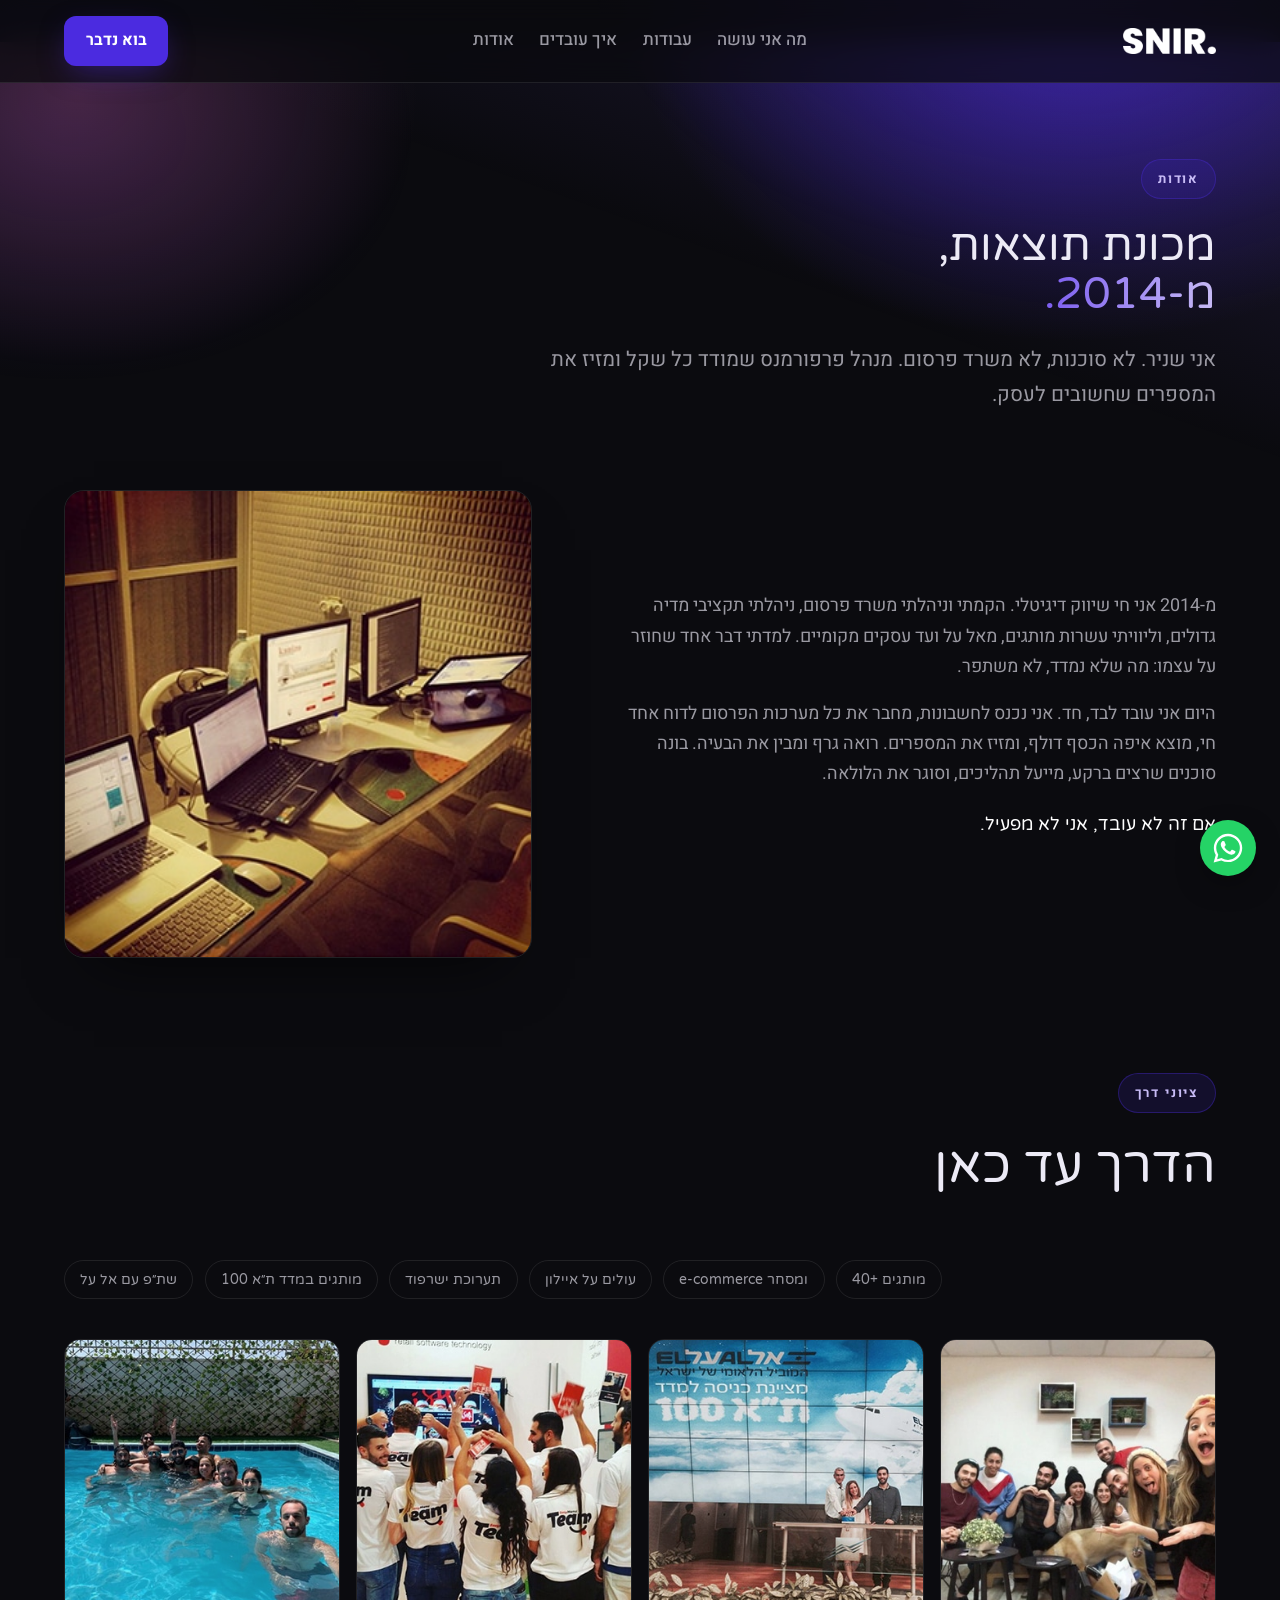
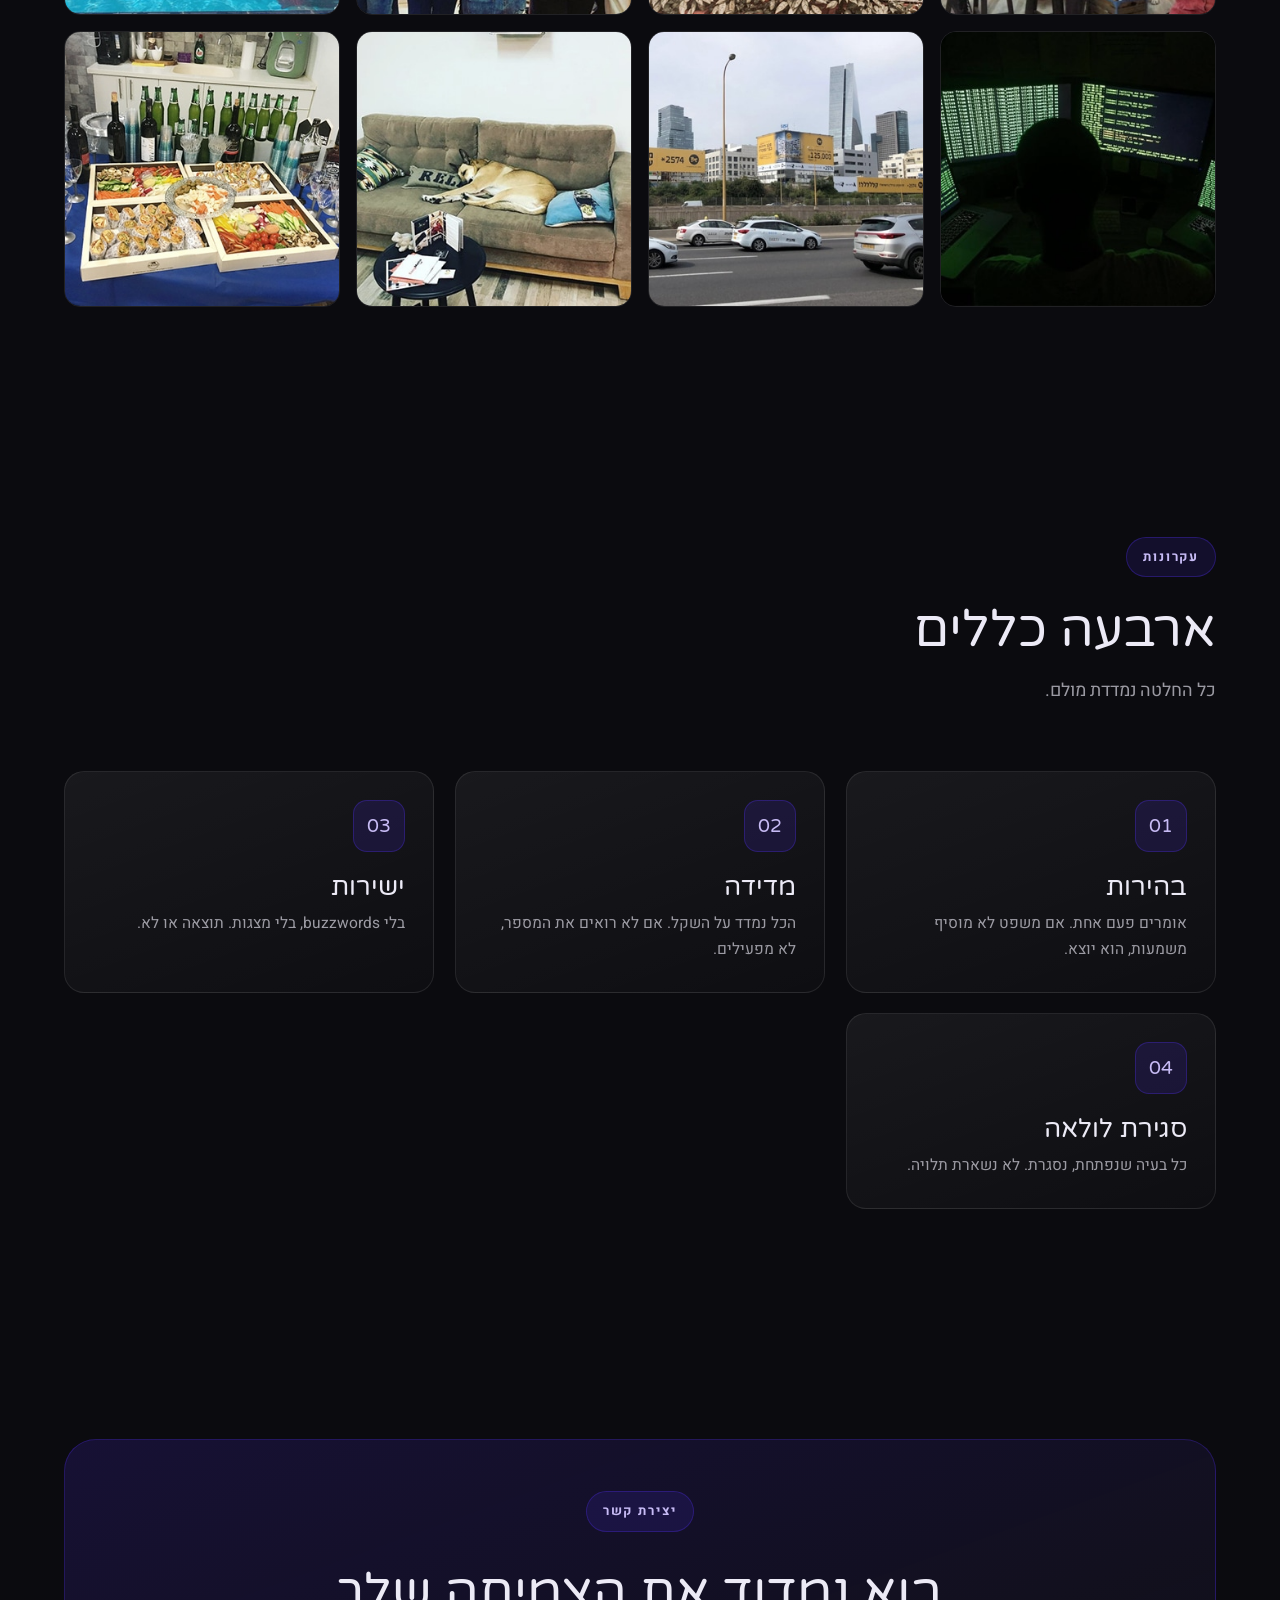
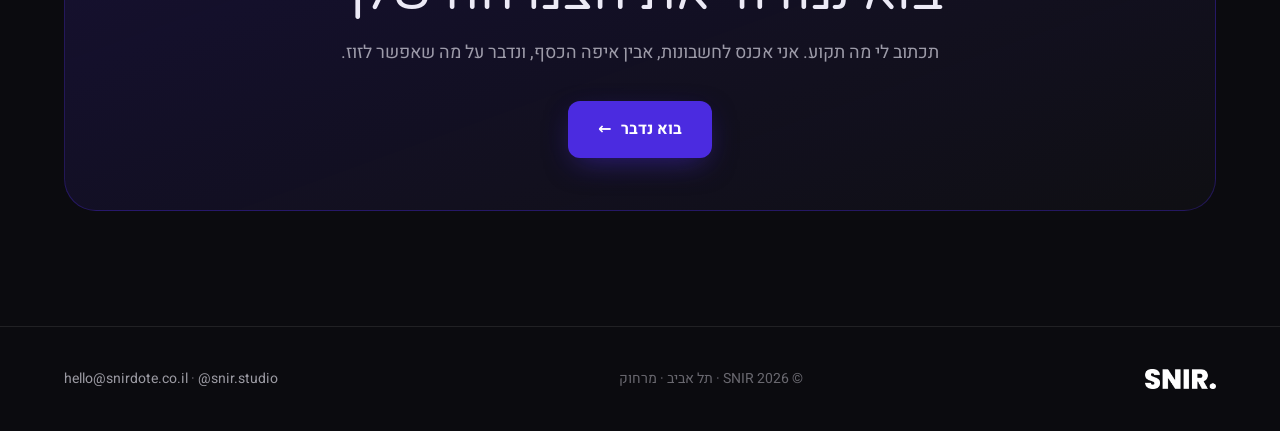
<file: about.html>
<!DOCTYPE html>
<html lang="he" dir="rtl">
<head>
  <!-- Google Tag Manager -->
  <script>(function(w,d,s,l,i){w[l]=w[l]||[];w[l].push({'gtm.start':
  new Date().getTime(),event:'gtm.js'});var f=d.getElementsByTagName(s)[0],
  j=d.createElement(s),dl=l!='dataLayer'?'&l='+l:'';j.async=true;j.src=
  'https://www.googletagmanager.com/gtm.js?id='+i+dl;f.parentNode.insertBefore(j,f);
  })(window,document,'script','dataLayer','GTM-WCPBBN33');</script>
  <!-- End Google Tag Manager -->

  <meta charset="UTF-8">
  <meta name="viewport" content="width=device-width, initial-scale=1.0">
  <meta name="robots" content="noindex, nofollow">
  <title>SNIR. · אודות</title>
  <meta name="description" content="מי אני. שניר זיו, מנהל פרפורמנס מ-2014. הקמתי משרד פרסום, ניהלתי תקציבי מדיה, ליוויתי עשרות מותגים. מכונת תוצאות שמודדת כל שקל.">
  <meta name="theme-color" content="#0B0B0F">
  <link rel="preconnect" href="https://fonts.googleapis.com">
  <link rel="preconnect" href="https://fonts.gstatic.com" crossorigin>
  <link href="https://fonts.googleapis.com/css2?family=Varela+Round&family=Heebo:wght@400;500;700;800&display=swap" rel="stylesheet">
  <link rel="stylesheet" href="styles.css?v=11">
  <link rel="icon" type="image/png" href="assets/brand/favicon.png">
  <link rel="canonical" href="https://snirdote.co.il/about.html">
  <meta property="og:type" content="website">
  <meta property="og:url" content="https://snirdote.co.il/about.html">
  <meta property="og:title" content="אודות · SNIR.">
  <meta property="og:description" content="מי אני. שניר זיו, מנהל פרפורמנס מ-2014. הקמתי משרד פרסום, ניהלתי תקציבי מדיה, ליוויתי עשרות מותגים. מכונת תוצאות שמודדת כל שקל.">
  <meta property="og:image" content="https://snirdote.co.il/assets/brand/snir-seal.png">
  <meta property="og:locale" content="he_IL">
  <meta name="twitter:card" content="summary_large_image">
</head>
<body>
<!-- Google Tag Manager (noscript) -->
<noscript><iframe src="https://www.googletagmanager.com/ns.html?id=GTM-WCPBBN33"
height="0" width="0" style="display:none;visibility:hidden"></iframe></noscript>
<!-- End Google Tag Manager (noscript) -->


  <header class="topbar">
    <a href="index.html#top" class="brand" aria-label="SNIR"><img class="brand-logo" src="assets/brand/snir-wordmark-white.png" alt="SNIR."></a>
    <nav aria-label="ניווט">
      <a href="index.html#capabilities">מה אני עושה</a>
      <a href="index.html#work">עבודות</a>
      <a href="index.html#method">איך עובדים</a>
      <a href="about.html" aria-current="page">אודות</a>
    </nav>
    <a href="index.html#contact" class="btn">בוא נדבר</a>
    <button class="nav-toggle" aria-label="תפריט" aria-expanded="false"><svg viewBox="0 0 24 24" fill="none" stroke="currentColor" stroke-width="2" stroke-linecap="round"><line x1="3" y1="6" x2="21" y2="6"/><line x1="3" y1="12" x2="21" y2="12"/><line x1="3" y1="18" x2="21" y2="18"/></svg></button>
  </header>

  <main id="top">

    <!-- Hero -->
    <section class="hero">
      <div class="wrap" style="display:block">
        <span class="eyebrow reveal">אודות</span>
        <h1 class="reveal" data-d="1" style="max-width:16ch">מכונת תוצאות,<br><span class="grad">מ-2014.</span></h1>
        <p class="lead reveal" data-d="2" style="margin-top:1.5rem;font-size:clamp(1.1rem,1.6vw,1.35rem)">
          אני שניר. לא סוכנות, לא משרד פרסום. מנהל פרפורמנס שמודד כל שקל ומזיז את המספרים שחשובים לעסק.
        </p>
      </div>
    </section>

    <!-- Story -->
    <section style="padding-top:0">
      <div class="wrap">
        <div class="about-split reveal" data-d="1">
          <div class="about-text">
            <p>מ-2014 אני חי שיווק דיגיטלי. הקמתי וניהלתי משרד פרסום, ניהלתי תקציבי מדיה גדולים, וליוויתי עשרות מותגים, מאל על ועד עסקים מקומיים. למדתי דבר אחד שחוזר על עצמו: מה שלא נמדד, לא משתפר.</p>
            <p>היום אני עובד לבד, חד. אני נכנס לחשבונות, מחבר את כל מערכות הפרסום לדוח אחד חי, מוצא איפה הכסף דולף, ומזיז את המספרים. רואה גרף ומבין את הבעיה. בונה סוכנים שרצים ברקע, מייעל תהליכים, וסוגר את הלולאה.</p>
            <p class="about-punch">אם זה לא עובד, אני לא מפעיל.</p>
          </div>
          <div class="about-media">
            <img src="assets/about/1-3.jpg" alt="שולחן עבודה, דאטה ודשבורדים" loading="lazy">
          </div>
        </div>
      </div>
    </section>

    <!-- Moments -->
    <section style="padding-top:0">
      <div class="wrap">
        <div class="section-head reveal"><span class="eyebrow">ציוני דרך</span><h2>הדרך עד כאן</h2></div>
        <div class="tools-row reveal" data-d="1" style="font-family:var(--font-round);gap:.7rem;margin-bottom:2.5rem">
          <span>שת״פ עם אל על</span><span>מותגים במדד ת״א 100</span><span>תערוכת ישרפוד</span><span>עולים על איילון</span><span>e-commerce ומסחר</span><span>40+ מותגים</span>
        </div>
        <div class="moments reveal" data-d="2">
          <img src="assets/about/12-1.jpg" alt="הצוות" loading="lazy">
          <img src="assets/about/5-1.jpg" alt="שת״פ אל על" loading="lazy">
          <img src="assets/about/8-2.jpg" alt="הצוות" loading="lazy">
          <img src="assets/about/13-1.jpg" alt="הצוות" loading="lazy">
          <img src="assets/about/10-1.jpg" alt="ניתוח דאטה" loading="lazy">
          <img src="assets/about/14-1.jpg" alt="תל אביב" loading="lazy">
          <img src="assets/about/11-1.jpg" alt="המשרד" loading="lazy">
          <img src="assets/about/15-1.jpg" alt="" loading="lazy">
        </div>
      </div>
    </section>

    <!-- Values -->
    <section id="values">
      <div class="wrap">
        <div class="section-head reveal"><span class="eyebrow">עקרונות</span><h2>ארבעה כללים</h2><p class="lead">כל החלטה נמדדת מולם.</p></div>
        <div class="cards">
          <article class="card reveal" data-d="1"><span class="ic"><span class="n">01</span></span><h3>בהירות</h3><p>אומרים פעם אחת. אם משפט לא מוסיף משמעות, הוא יוצא.</p></article>
          <article class="card reveal" data-d="2"><span class="ic"><span class="n">02</span></span><h3>מדידה</h3><p>הכל נמדד על השקל. אם לא רואים את המספר, לא מפעילים.</p></article>
          <article class="card reveal" data-d="3"><span class="ic"><span class="n">03</span></span><h3>ישירות</h3><p>בלי buzzwords, בלי מצגות. תוצאה או לא.</p></article>
          <article class="card reveal" data-d="4"><span class="ic"><span class="n">04</span></span><h3>סגירת לולאה</h3><p>כל בעיה שנפתחת, נסגרת. לא נשארת תלויה.</p></article>
        </div>
      </div>
    </section>

    <!-- CTA -->
    <section id="contact">
      <div class="wrap">
        <div class="contact-shell reveal" style="text-align:center">
          <span class="eyebrow">יצירת קשר</span>
          <h2 style="margin:.5rem 0 1rem">בוא נמדוד את הצמיחה שלך</h2>
          <p class="lead" style="margin:0 auto 2rem">תכתוב לי מה תקוע. אני אכנס לחשבונות, אבין איפה הכסף, ונדבר על מה שאפשר לזוז.</p>
          <a href="index.html#contact" class="btn">בוא נדבר <span class="arr">←</span></a>
        </div>
      </div>
    </section>

  </main>

  <footer>
    <a href="index.html#top" class="brand"><img class="brand-logo" src="assets/brand/snir-wordmark-white.png" alt="SNIR."></a>
    <span>© 2026 SNIR · תל אביב · מרחוק</span>
    <span><a href="mailto:hello@snirdote.co.il">hello@snirdote.co.il</a> · <a href="https://instagram.com/snir.studio" target="_blank" rel="noopener">@snir.studio</a></span>
  </footer>

  <a class="wa-float" href="https://wa.me/972543232999?text=%D7%94%D7%99%20SNIR" target="_blank" rel="noopener" aria-label="וואטסאפ">
    <svg viewBox="0 0 24 24" fill="currentColor" aria-hidden="true"><path d="M17.47 14.38c-.3-.15-1.73-.85-2-.95-.27-.1-.46-.15-.66.15-.2.3-.76.95-.93 1.14-.17.2-.34.22-.63.07-.3-.15-1.24-.46-2.36-1.46-.87-.78-1.46-1.73-1.63-2.02-.17-.3-.02-.46.13-.6.13-.13.3-.34.44-.51.15-.17.2-.3.3-.5.1-.2.05-.37-.02-.52-.08-.15-.66-1.6-.9-2.18-.24-.57-.48-.5-.66-.5l-.56-.01c-.2 0-.5.07-.77.37-.26.3-1 .98-1 2.4 0 1.4 1.03 2.76 1.17 2.95.15.2 2.03 3.1 4.92 4.35.69.3 1.22.47 1.64.6.69.22 1.31.19 1.8.11.55-.08 1.73-.7 1.97-1.38.24-.68.24-1.26.17-1.38-.07-.12-.27-.2-.56-.35zM12.02 21.5h-.01a9.44 9.44 0 01-4.82-1.32l-.34-.2-3.58.94.96-3.49-.22-.36a9.42 9.42 0 01-1.44-5.02c0-5.2 4.24-9.44 9.46-9.44 2.53 0 4.9.99 6.69 2.78a9.38 9.38 0 012.77 6.68c0 5.2-4.24 9.45-9.46 9.45zm8.04-17.49A11.36 11.36 0 0012.02.5C5.76.5.67 5.58.67 11.84c0 2 .53 3.96 1.53 5.68L.5 23.5l6.13-1.6a11.35 11.35 0 005.39 1.37h.01c6.26 0 11.35-5.09 11.35-11.35 0-3.03-1.18-5.88-3.32-8.02z"/></svg>
  </a>

  <script>
    (function(){const els=document.querySelectorAll('.reveal');if(!('IntersectionObserver'in window)){els.forEach(e=>e.classList.add('is-visible'));return;}const io=new IntersectionObserver(es=>es.forEach(e=>{if(e.isIntersecting){e.target.classList.add('is-visible');io.unobserve(e.target);}}),{threshold:0.1,rootMargin:'0px 0px -6% 0px'});els.forEach(e=>io.observe(e));})();
    (function(){var t=document.querySelector('.nav-toggle'),bar=document.querySelector('.topbar');if(!t)return;t.addEventListener('click',function(){var o=bar.classList.toggle('nav-open');t.setAttribute('aria-expanded',o);});bar.querySelectorAll('nav a').forEach(function(a){a.addEventListener('click',function(){bar.classList.remove('nav-open');t.setAttribute('aria-expanded','false');});});})();
  </script>
</body>
</html>
</file>
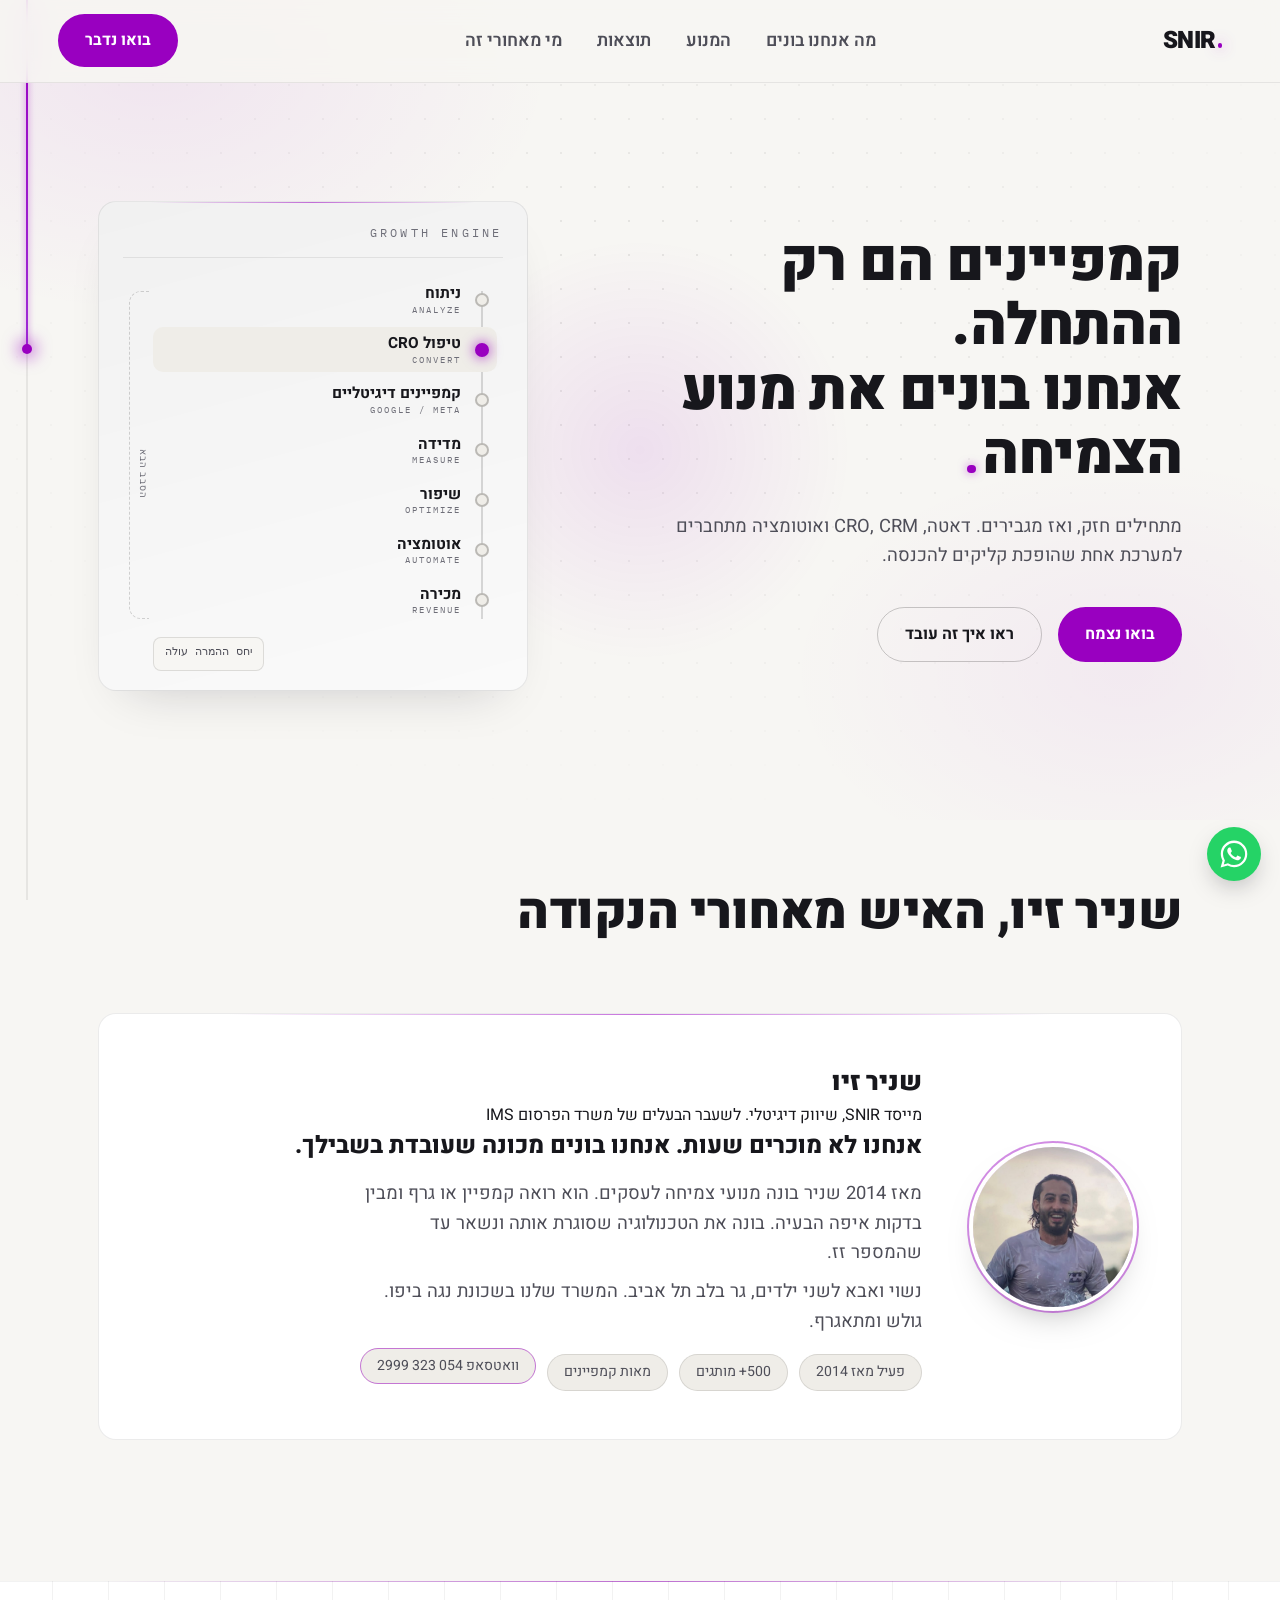
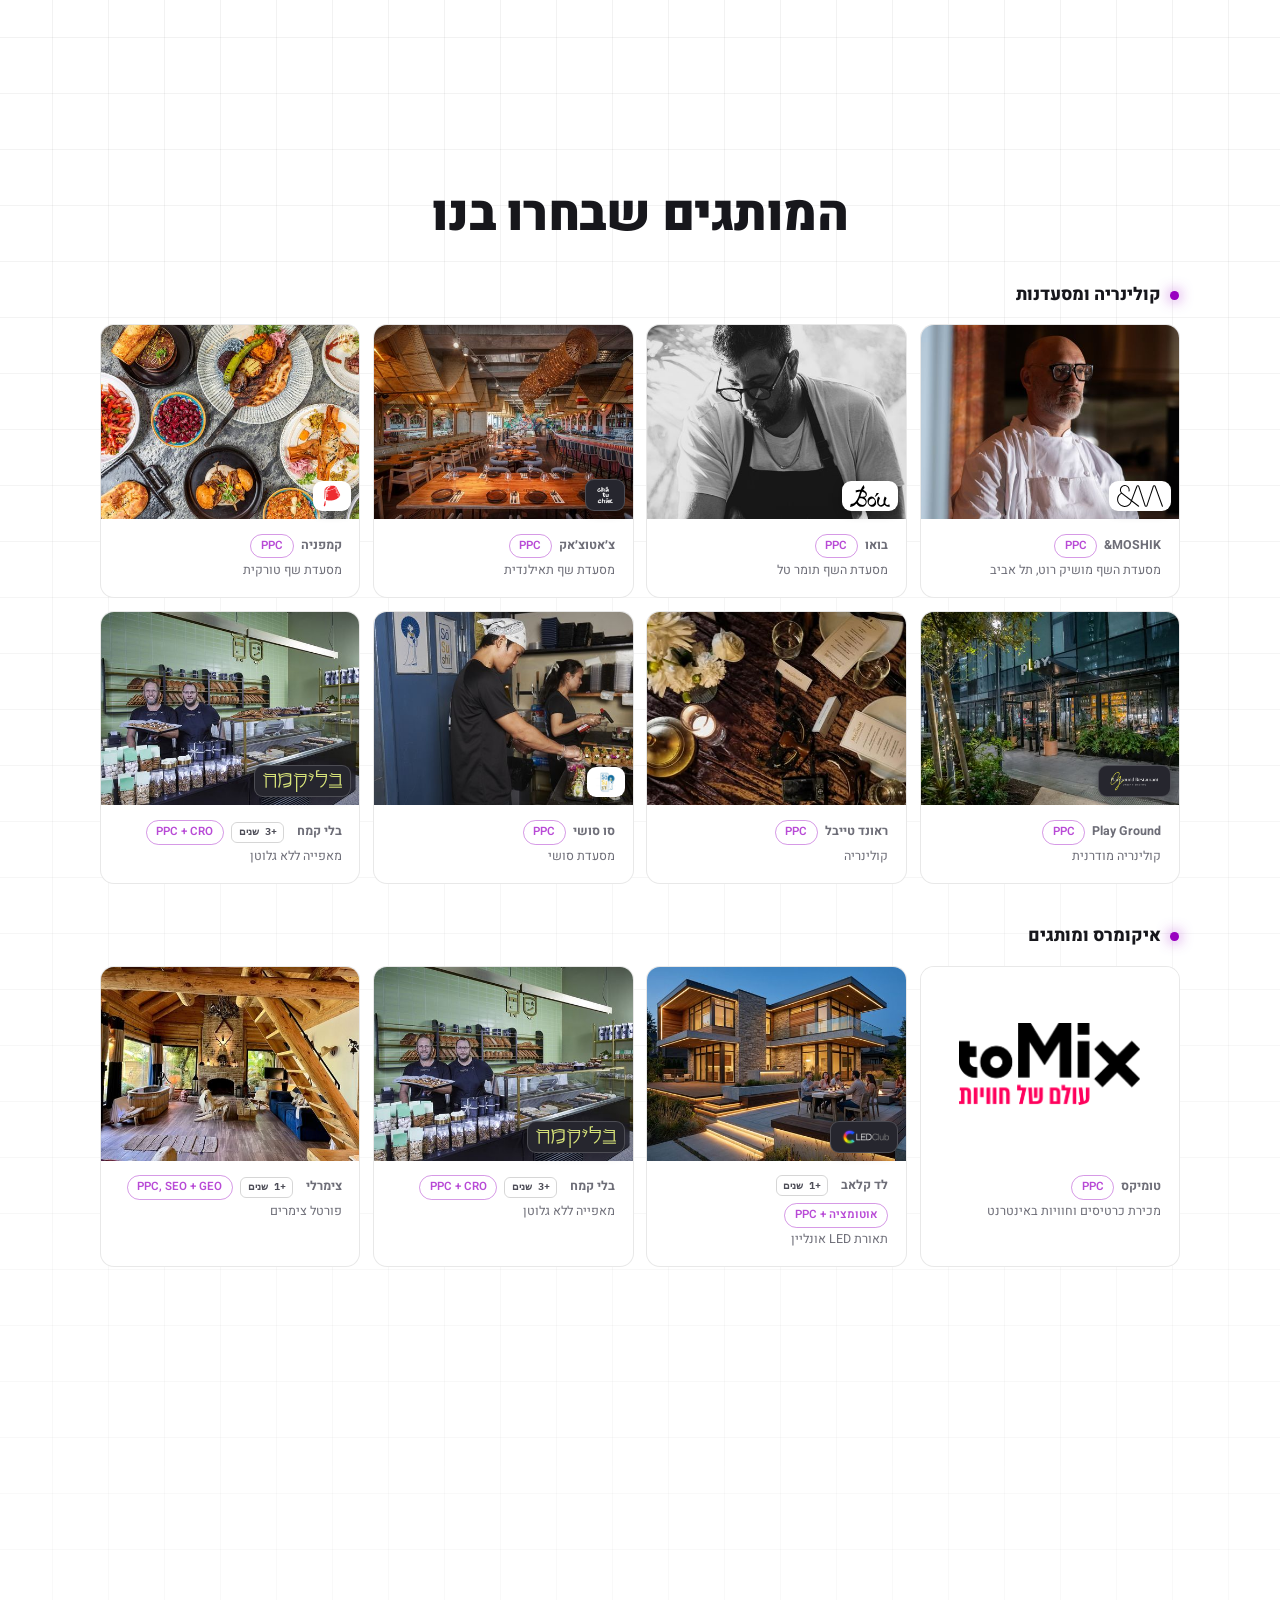
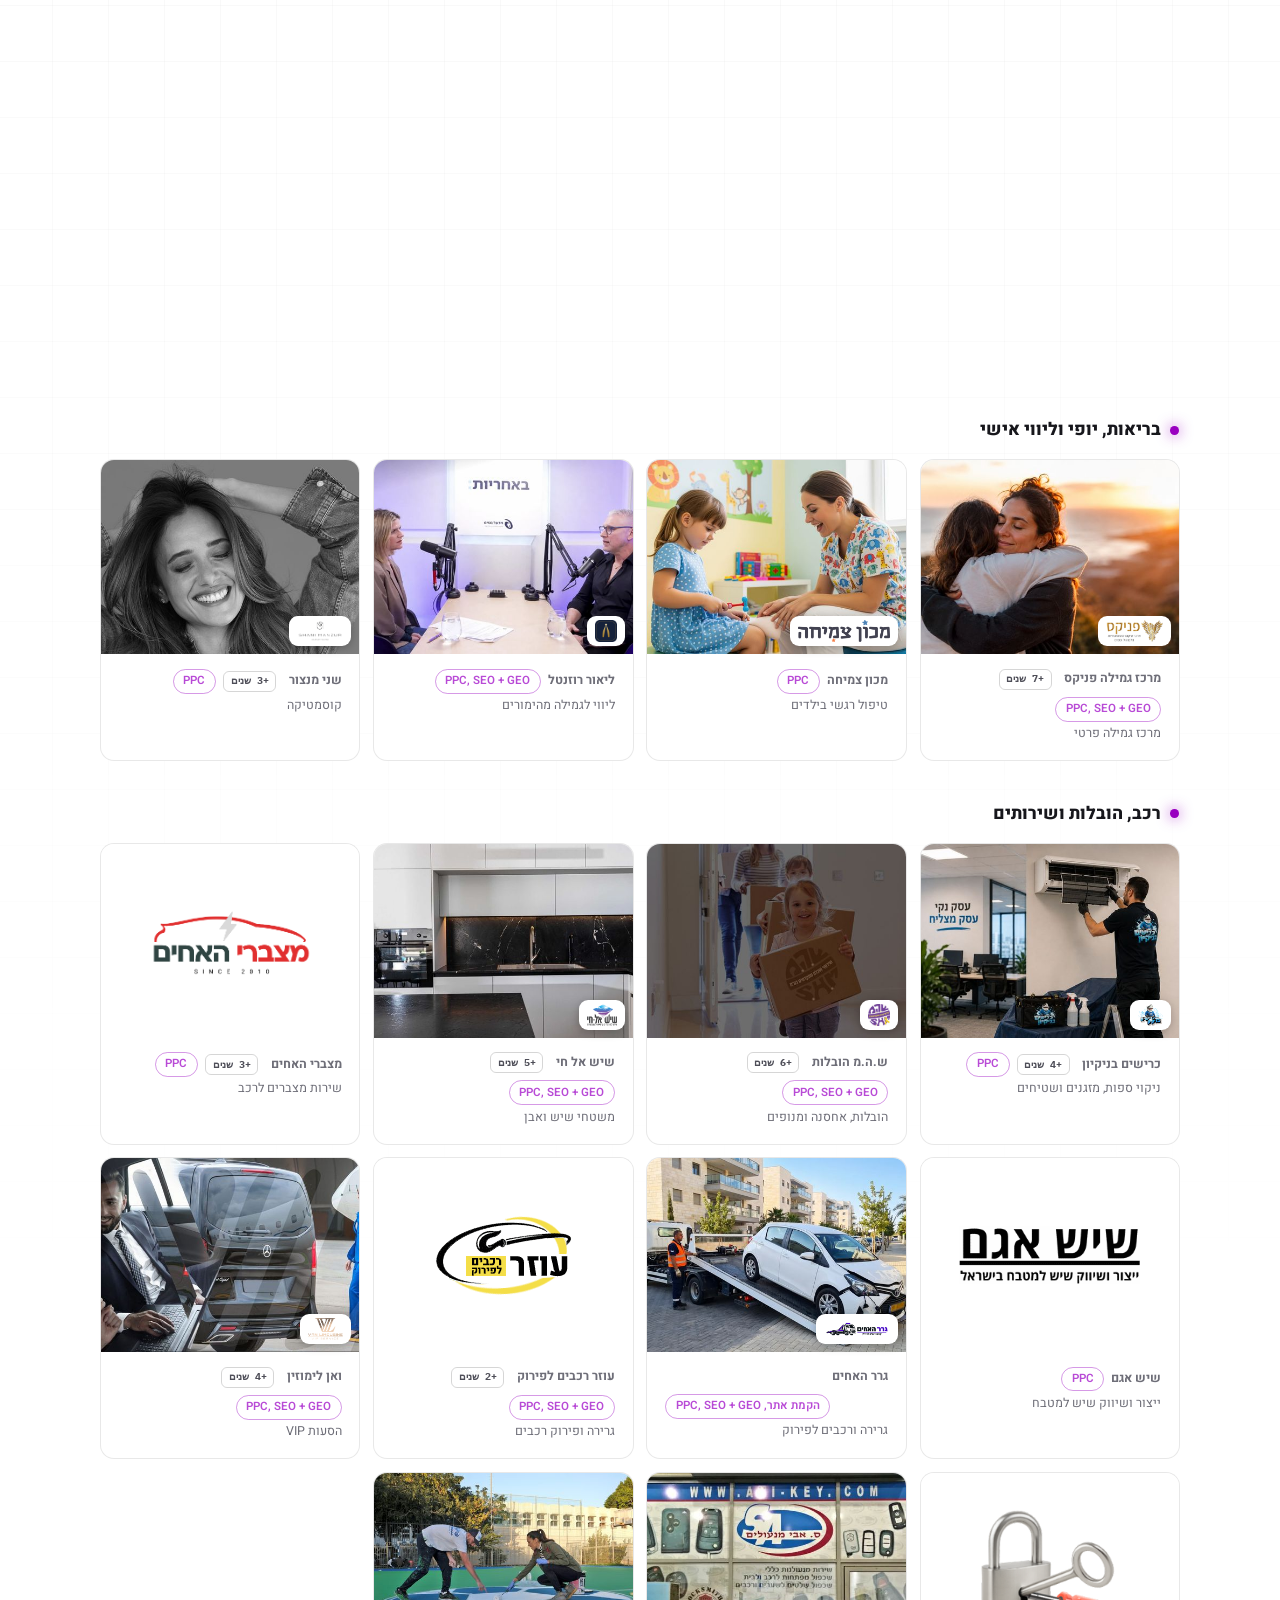
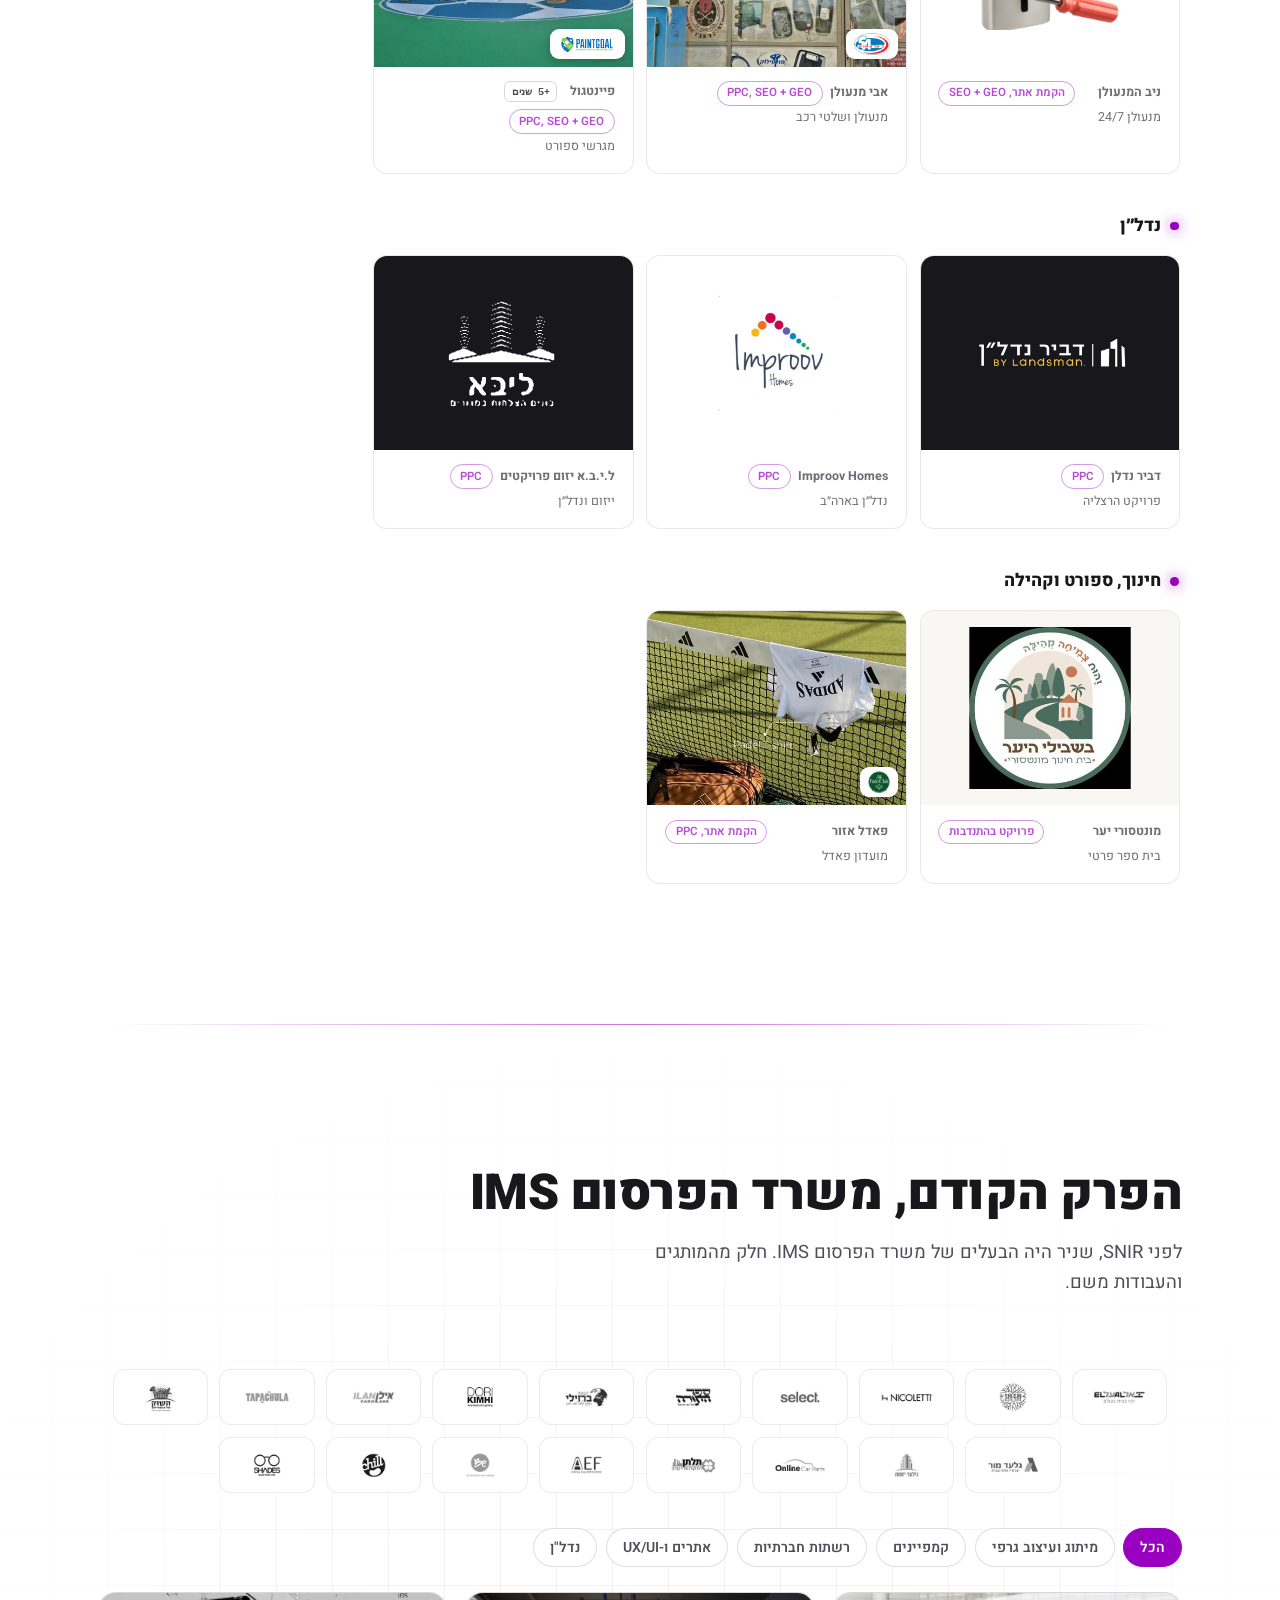
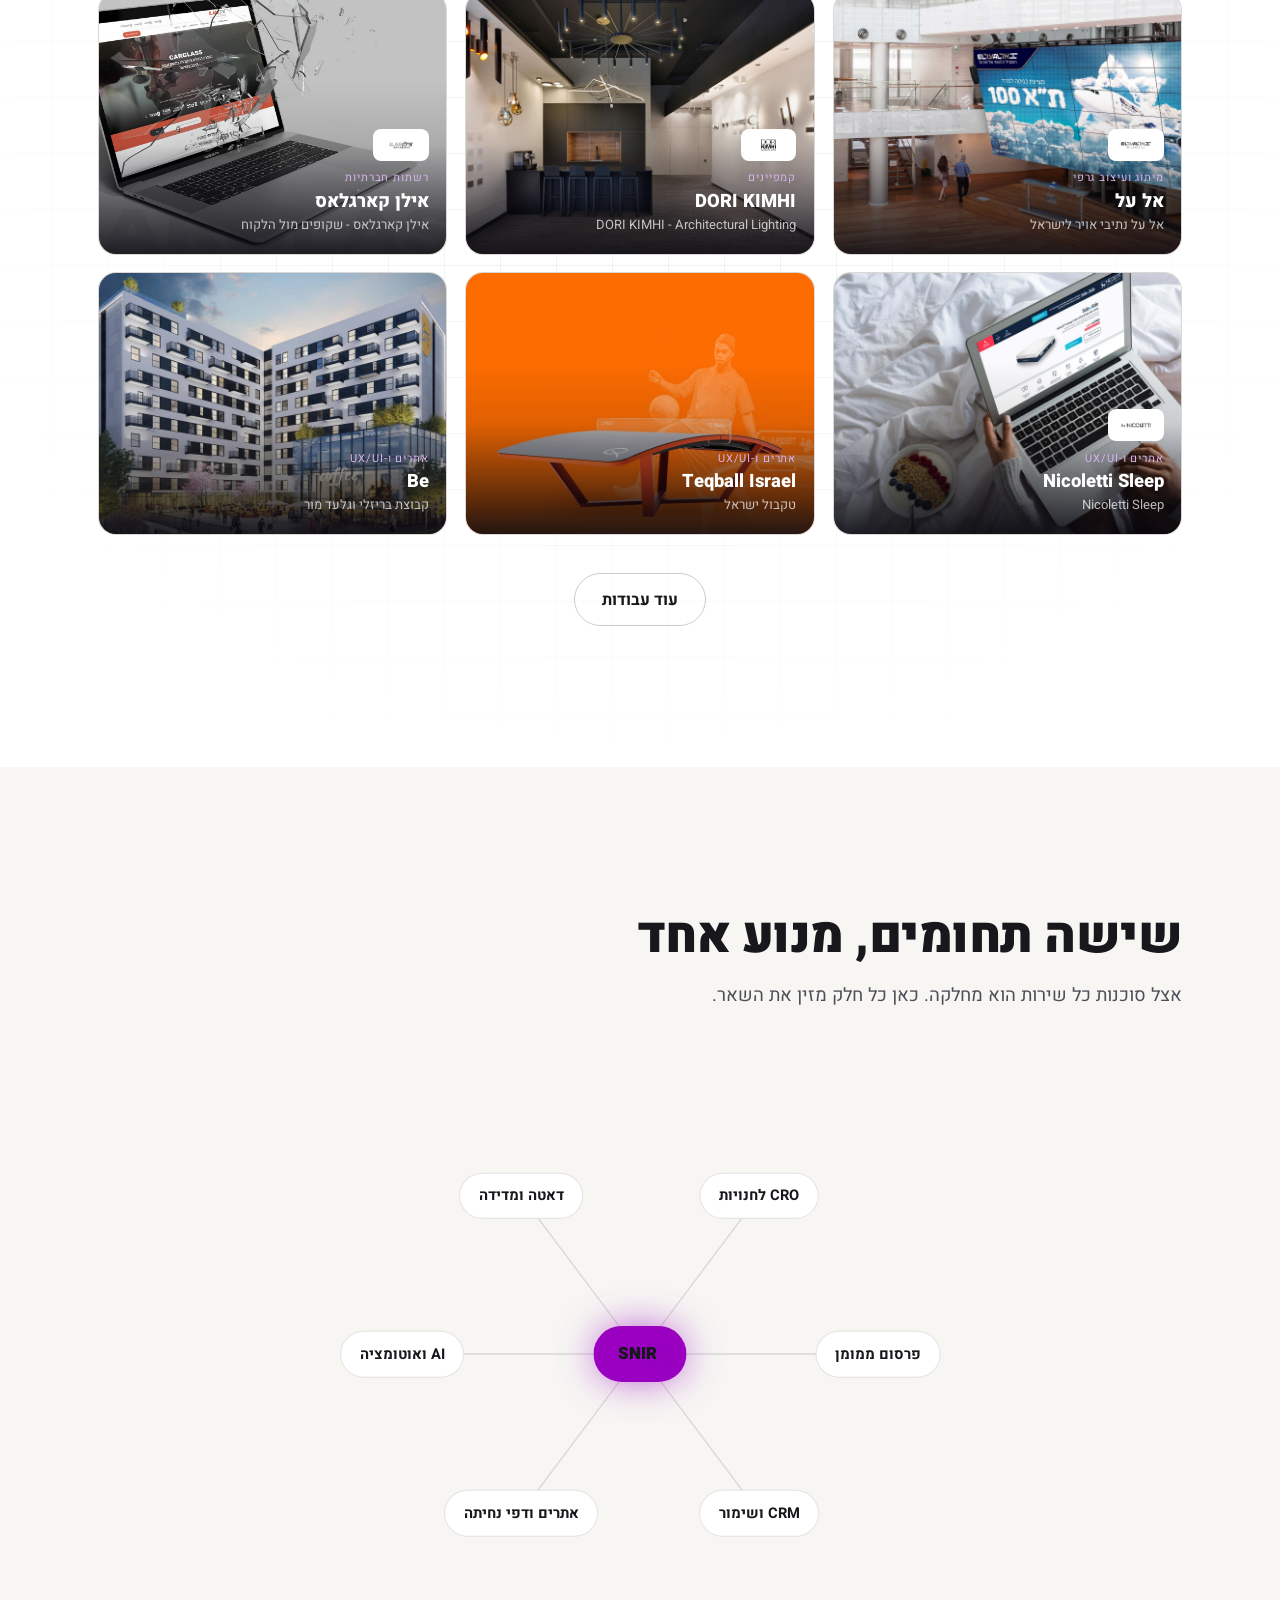
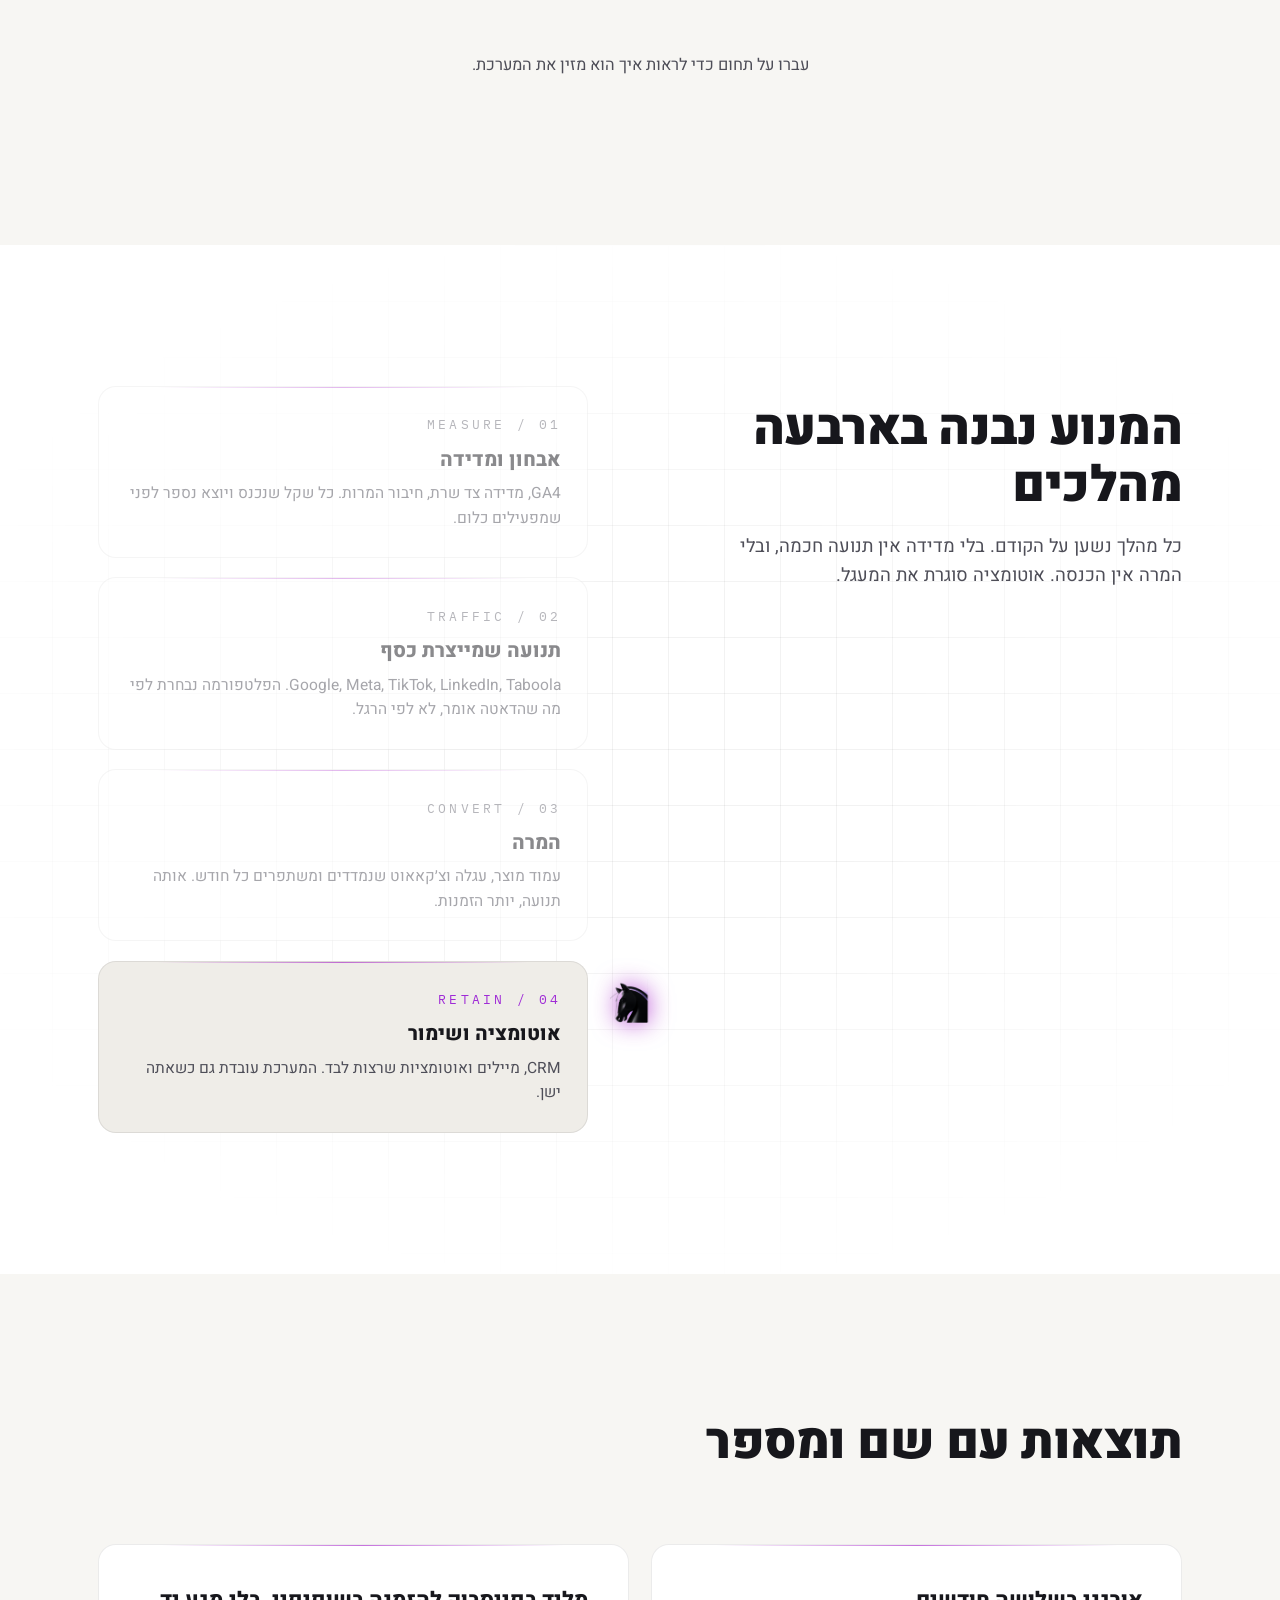
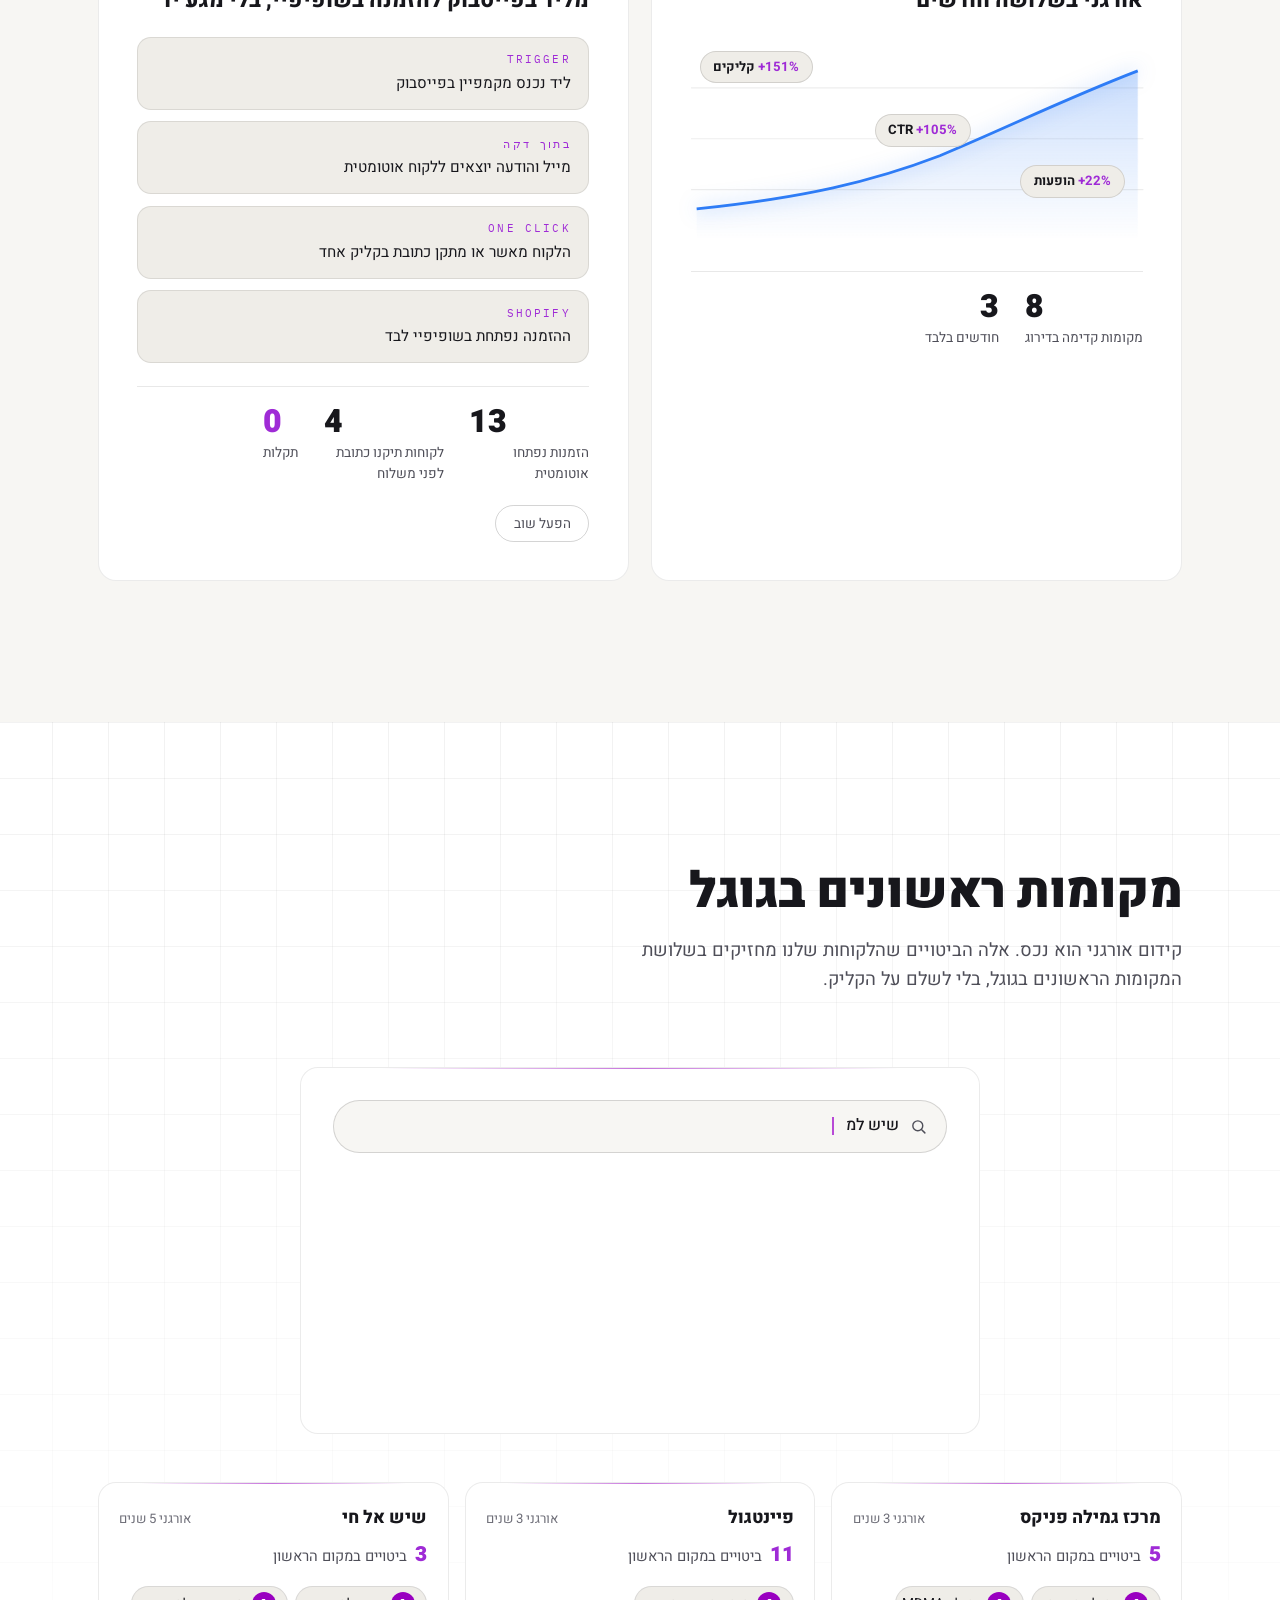
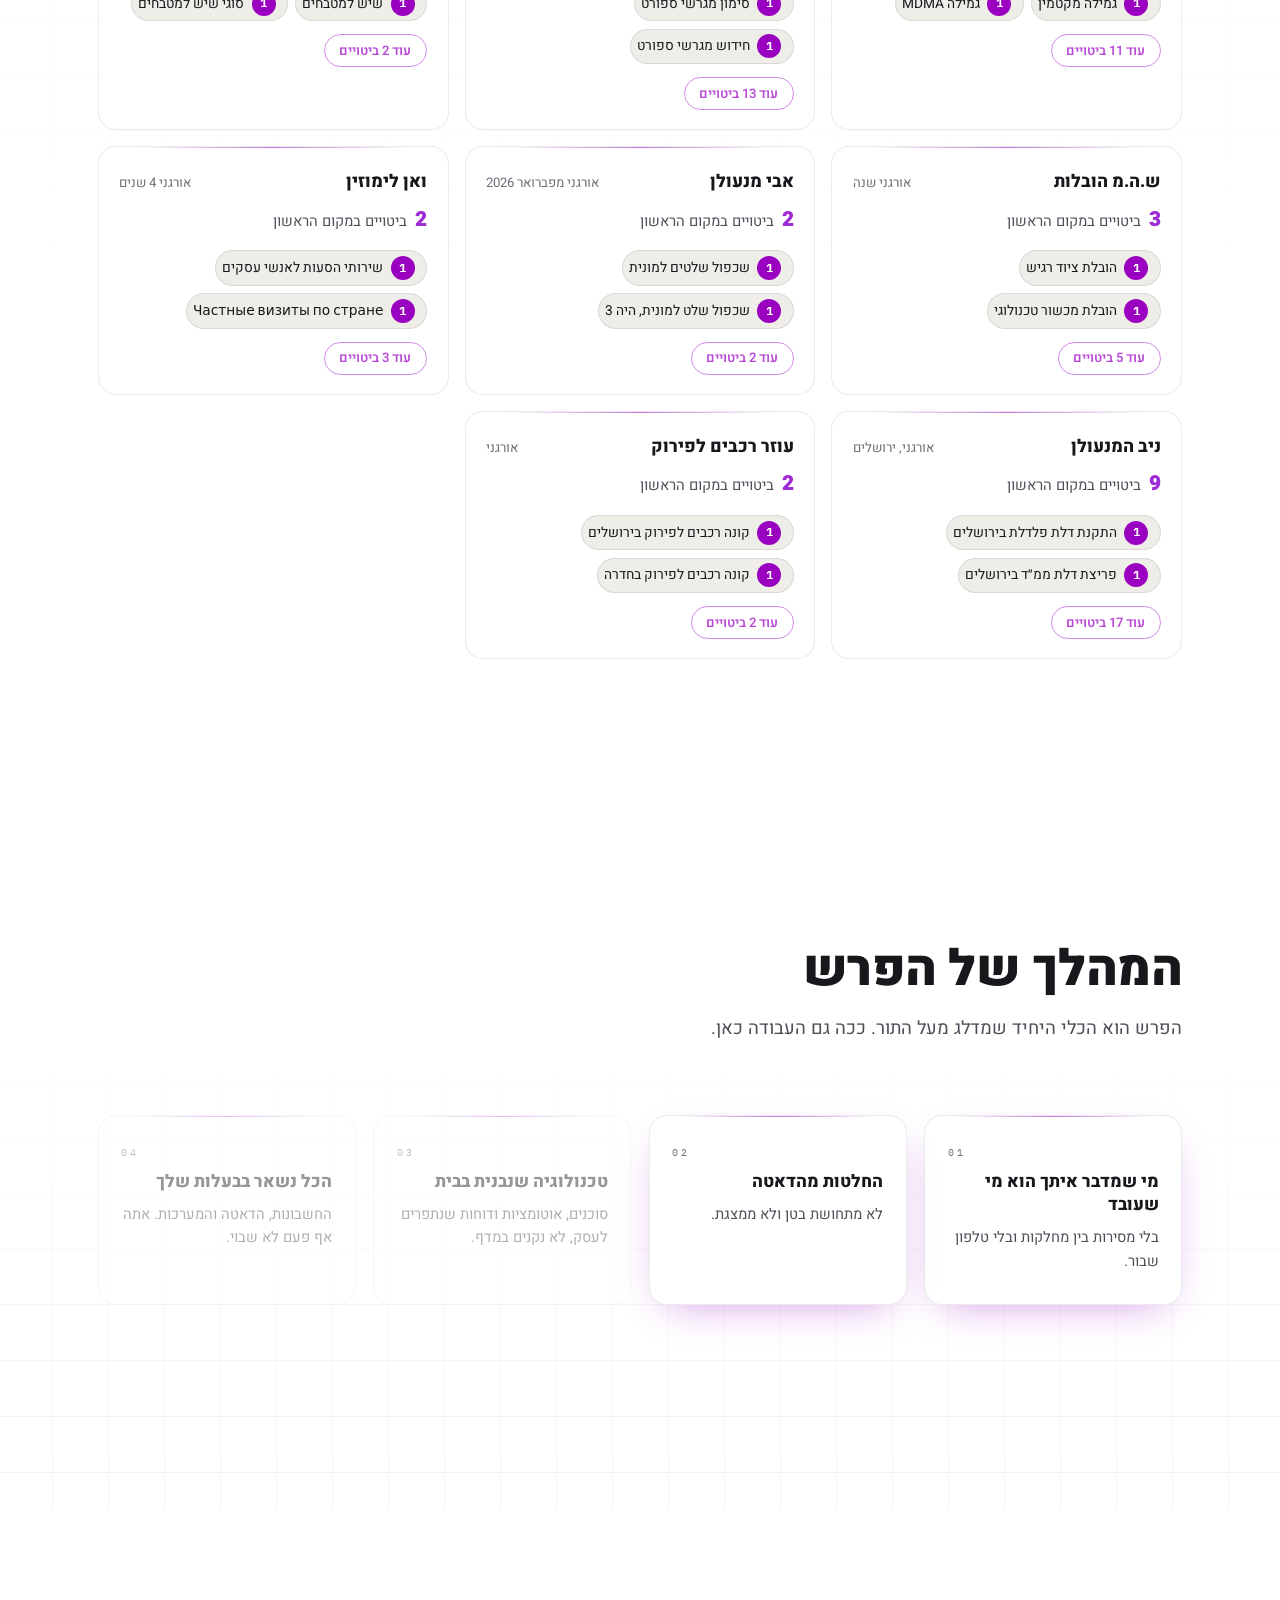
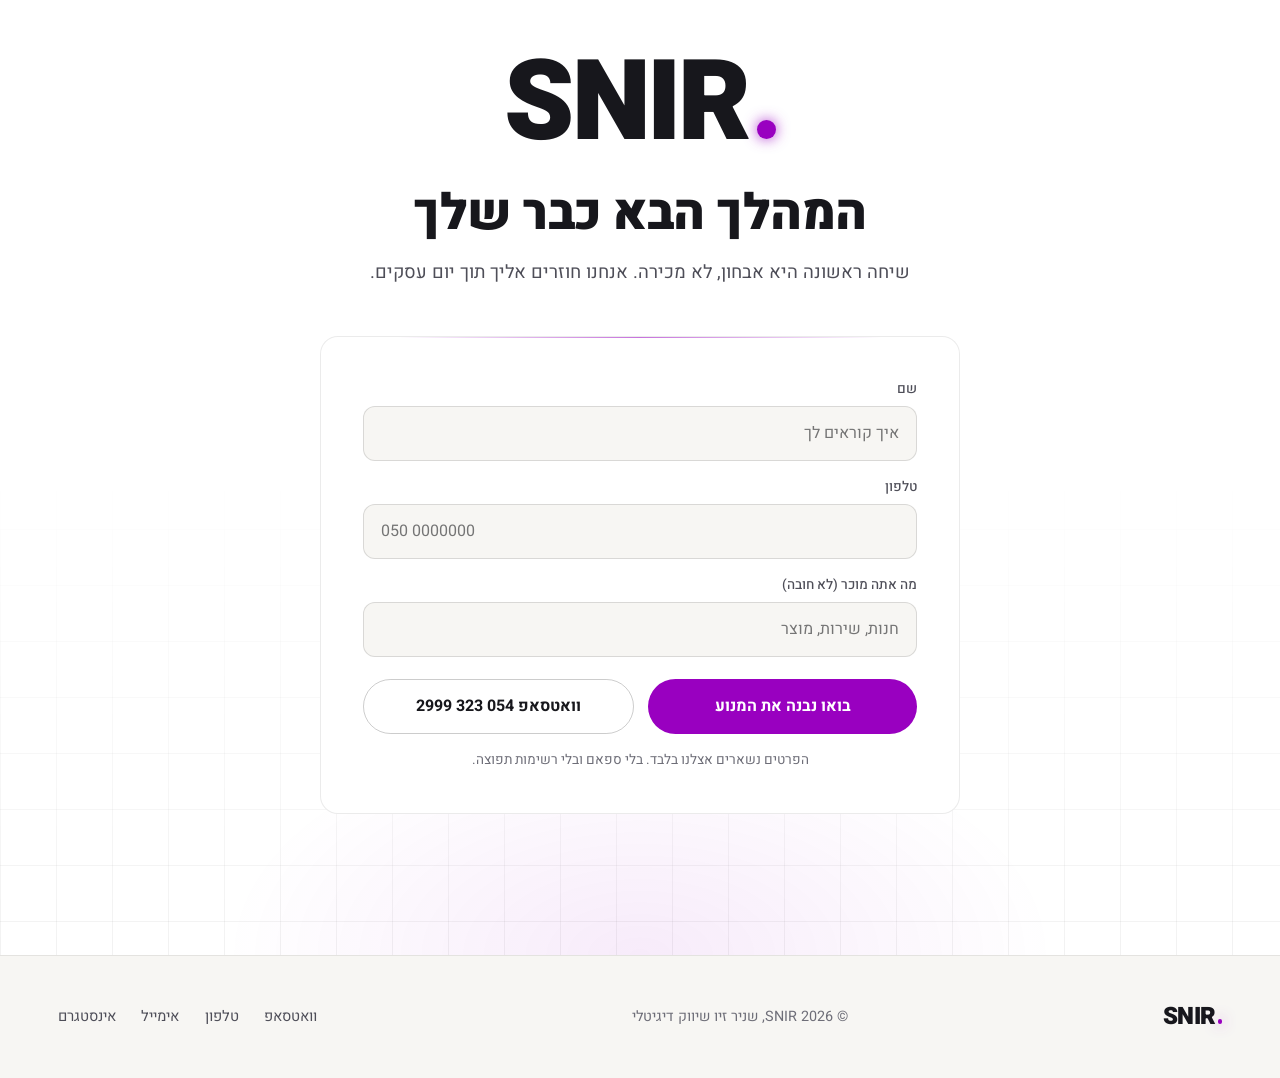
<file: bright.html>
<!DOCTYPE html>
<html lang="he" dir="rtl">
<head>
  <!-- Google Tag Manager -->
  <script>(function(w,d,s,l,i){w[l]=w[l]||[];w[l].push({'gtm.start':
  new Date().getTime(),event:'gtm.js'});var f=d.getElementsByTagName(s)[0],
  j=d.createElement(s),dl=l!='dataLayer'?'&l='+l:'';j.async=true;j.src=
  'https://www.googletagmanager.com/gtm.js?id='+i+dl;f.parentNode.insertBefore(j,f);
  })(window,document,'script','dataLayer','GTM-WCPBBN33');</script>
  <!-- End Google Tag Manager -->

  <meta charset="UTF-8">
  <meta name="viewport" content="width=device-width, initial-scale=1.0">
  <title>שניר זיו שיווק דיגיטלי | PPC, SEO + GEO לעסקים | SNIR</title>
  <meta name="description" content="שניר שיווק דיגיטלי. שניר זיו מנהל PPC, SEO ו GEO לעסקים מאז 2014, ומחבר פרסום, דאטה, CRO ואוטומציה למערכת אחת שהופכת קליקים להכנסה.">
  <meta name="theme-color" content="#F7F6F3">
  <meta name="robots" content="noindex, nofollow">
  
  <meta property="og:type" content="website">
  <meta property="og:url" content="https://snirdote.co.il/">
  <meta property="og:title" content="שניר זיו שיווק דיגיטלי | SNIR">
  <meta property="og:description" content="שניר שיווק דיגיטלי. שניר זיו מנהל PPC, SEO ו GEO לעסקים מאז 2014, ומחבר פרסום, דאטה, CRO ואוטומציה למערכת אחת שהופכת קליקים להכנסה.">
  <meta property="og:image" content="https://snirdote.co.il/assets/brand/snir-seal.png">
  <meta property="og:locale" content="he_IL">
  <meta property="og:site_name" content="SNIR">
  <meta property="og:image:alt" content="שניר זיו שיווק דיגיטלי, החותם של SNIR">
  <meta name="twitter:card" content="summary_large_image">
  <meta name="twitter:title" content="שניר זיו שיווק דיגיטלי | SNIR">
  <meta name="twitter:description" content="שניר שיווק דיגיטלי. שניר זיו מנהל PPC, SEO ו GEO לעסקים מאז 2014, ומחבר פרסום, דאטה, CRO ואוטומציה למערכת אחת שהופכת קליקים להכנסה.">
  <link rel="icon" type="image/png" href="assets/brand/favicon.png">
  <link rel="preconnect" href="https://fonts.googleapis.com">
  <link rel="preconnect" href="https://fonts.gstatic.com" crossorigin>
  <link href="https://fonts.googleapis.com/css2?family=Heebo:wght@400;500;700;800;900&family=IBM+Plex+Mono:wght@400;500&display=swap" rel="stylesheet">

<style>
/* ============ tokens ============ */
:root{
  --bg:#F7F6F3; --panel:#FFFFFF; --card:#FFFFFF; --raise:#EFEDE8;
  --purple:#9900C0; --purple-soft:#B84AD6; --blue:#2E7CF6; --pink:#9F2BD6;
  --text:#17171C; --dim:#4E4E58; --mute:#6E6E78;
  --mono:'IBM Plex Mono',monospace; --sans:'Heebo',system-ui,sans-serif;
  --maxw:1200px; --pad:clamp(1.25rem,4.5vw,4rem);
  --keyline:linear-gradient(90deg,transparent,rgba(153,0,192,.55),transparent);
}
*{margin:0;padding:0;box-sizing:border-box}
html{scroll-behavior:smooth}
body{font-family:var(--sans);background:var(--bg);color:var(--text);line-height:1.6;overflow-x:hidden}
a{color:inherit;text-decoration:none}
img{max-width:100%}
.wrap{max-width:var(--maxw);margin-inline:auto;padding-inline:var(--pad)}
section{padding-block:clamp(5rem,11vw,10rem);position:relative}
h2{font-size:clamp(1.9rem,4.5vw,3.1rem);font-weight:900;letter-spacing:-.01em;line-height:1.15}
.lead{color:var(--dim);font-size:clamp(1rem,2.2vw,1.15rem);max-width:56ch}
.mono{font-family:var(--mono);font-size:.72rem;letter-spacing:.28em;text-transform:uppercase;color:var(--mute);display:block;direction:ltr;unicode-bidi:isolate;text-align:match-parent}
.mono.p{color:var(--mute)}
.grad{background:linear-gradient(92deg,var(--purple-soft),var(--pink));-webkit-background-clip:text;background-clip:text;color:transparent}
.dot{display:inline-block;width:.16em;height:.16em;border-radius:50%;background:var(--purple);vertical-align:baseline;margin-inline-start:.08em;box-shadow:0 0 14px rgba(153,0,192,.8)}
.sec-head{margin-bottom:clamp(2.5rem,6vw,4.5rem)}
.sec-head .mono{margin-bottom:.9rem}

/* keyline top edge for cards */
.kcard{background:var(--card);border-radius:18px;position:relative;border:1px solid rgba(0,0,0,0.08)}
.kcard::before{content:"";position:absolute;top:0;inset-inline:12%;height:1px;background:var(--keyline)}

/* ============ reveal system ============ */
.reveal{opacity:0;transform:translateY(14px);transition:opacity .7s cubic-bezier(.2,.7,.2,1),transform .7s cubic-bezier(.2,.7,.2,1);transition-delay:calc(var(--i,0)*75ms)}
.reveal.on{opacity:1;transform:none}

/* ============ signal thread ============ */
#thread{position:fixed;inset-block:0;inset-inline-end:26px;width:2px;z-index:5;pointer-events:none}
#thread .track{position:absolute;inset:0;background:rgba(0,0,0,0.07)}
#thread .fill{position:absolute;top:0;left:0;width:100%;height:100%;background:linear-gradient(180deg,var(--purple),var(--pink));transform:scaleY(0);transform-origin:top;box-shadow:0 0 10px rgba(153,0,192,.6)}
#thread .head{position:absolute;left:50%;top:0;width:10px;height:10px;border-radius:50%;background:var(--purple);box-shadow:0 0 16px 4px rgba(153,0,192,.55);transform:translate(-50%,-50%)}
@media(max-width:900px){#thread{display:none}}

/* ============ cursor glow ============ */
#cursor{position:fixed;width:460px;height:460px;border-radius:50%;pointer-events:none;z-index:1;
  background:radial-gradient(circle,rgba(153,0,192,.09),transparent 65%);transform:translate(-50%,-50%);left:0;top:0}
@media(hover:none){#cursor{display:none}}

/* ============ topbar ============ */
.topbar{position:fixed;inset-inline:0;top:0;z-index:50;display:flex;align-items:center;justify-content:space-between;
  padding:.9rem var(--pad);backdrop-filter:blur(14px);background:rgba(247,246,243,.85);border-bottom:1px solid rgba(0,0,0,0.07)}
.brand{font-weight:900;font-size:1.5rem;letter-spacing:-.02em;direction:ltr}
.brand .dot{width:.2em;height:.2em;animation:dotpulse 2.6s ease-in-out infinite}
@keyframes dotpulse{0%,100%{box-shadow:0 0 10px rgba(153,0,192,.55)}50%{box-shadow:0 0 22px 4px rgba(153,0,192,.95)}}
.topbar nav{display:flex;gap:2.2rem}
.topbar nav a{color:var(--dim);font-size:1.1rem;font-weight:600;transition:color .2s}
.topbar nav a:hover{color:var(--text)}
.topbar nav .nav-cta{display:none}
@media(max-width:900px){.topbar nav .nav-cta{display:block}}
.btn{display:inline-flex;align-items:center;gap:.55rem;background:var(--purple);color:#fff;font-weight:700;
  padding:.85rem 1.7rem;border-radius:999px;border:none;cursor:pointer;font-size:1rem;font-family:var(--sans);
  transition:transform .2s,box-shadow .2s,background .2s;will-change:transform}
.btn:hover{box-shadow:0 8px 34px -8px rgba(153,0,192,.75);background:#AB0FD4}
.btn.ghost{background:transparent;border:1px solid rgba(0,0,0,0.2);color:var(--text)}
.btn.ghost:hover{border-color:var(--purple-soft);color:#fff;box-shadow:none}
.nav-toggle{display:none;background:none;border:none;color:var(--text);cursor:pointer}
@media(max-width:900px){
  .topbar nav{display:none;position:absolute;top:100%;inset-inline:0;background:rgba(247,246,243,.98);flex-direction:column;padding:1.4rem var(--pad);gap:1.1rem;border-bottom:1px solid rgba(0,0,0,0.09)}
  .topbar.open nav{display:flex}
  .nav-toggle{display:block}
  .topbar .btn{padding:.6rem 1.1rem;font-size:.9rem}
}

/* ============ hero ============ */
.hero{min-height:min(100svh,820px);display:flex;align-items:center;padding-top:5.5rem;padding-bottom:1rem;
  background:
    radial-gradient(52vw 46vh at 12% 8%,rgba(153,0,192,.07),transparent 60%),
    radial-gradient(44vw 40vh at 88% 82%,rgba(153,0,192,.05),transparent 60%),
    var(--bg)}
.hero::before{content:"";position:absolute;inset:0;
  background-image:radial-gradient(rgba(0,0,0,0.07) 1px,transparent 1px);
  background-size:34px 34px;mask-image:radial-gradient(60% 60% at 50% 40%,#000 20%,transparent 100%);pointer-events:none}
.hero .wrap{display:grid;grid-template-columns:1.05fr .95fr;gap:clamp(2rem,5vw,5rem);align-items:center;position:relative;z-index:2}
.hero h1{font-size:clamp(2.1rem,4.6vw,3.6rem);font-weight:900;line-height:1.12;letter-spacing:-.015em}
.hero h1 .line{display:block;overflow:hidden}
.hero h1 .line>span{display:inline-block;transform:translateY(110%);animation:riseup .9s cubic-bezier(.2,.75,.2,1) forwards}
.hero h1 .line:nth-child(2)>span{animation-delay:.12s}
@keyframes riseup{to{transform:none}}
.hero .sub{margin-top:1.5rem;max-width:54ch}
.hero .ctas{margin-top:2.3rem;display:flex;gap:1rem;flex-wrap:wrap}
.hero .eyebrow{margin-bottom:1.2rem}

@keyframes drawline{to{stroke-dashoffset:0}}
/* hero growth engine */
.hdot{display:inline-block;width:.15em;height:.15em;border-radius:50%;background:var(--purple);
  margin-inline-start:.1em;box-shadow:0 0 10px rgba(153,0,192,.55)}
.engine{padding:1.4rem 1.5rem 1.2rem;background:linear-gradient(165deg,rgba(0,0,0,0.055),rgba(0,0,0,0.02)) ,var(--card);
  box-shadow:0 24px 50px -30px rgba(20,20,30,.22);max-width:430px;justify-self:end;width:100%}
.eng-head{display:flex;align-items:center;justify-content:space-between;margin-bottom:1.2rem;
  padding-bottom:.9rem;border-bottom:1px solid rgba(0,0,0,0.08)}
.eng-live{font-family:var(--mono);font-size:.68rem;letter-spacing:.22em;color:var(--dim);display:flex;align-items:center;gap:.5rem;direction:ltr}
.eng-live .pdot{width:7px;height:7px;border-radius:50%;background:#4ADE80;opacity:.75;animation:livepulse 2.4s infinite}
@keyframes livepulse{0%,100%{opacity:.75}50%{opacity:.35}}
.eng-flow{position:relative;display:flex;flex-direction:column;gap:.35rem;padding-inline-start:6px;padding-inline-end:30px}
.eng-line{position:absolute;top:14px;bottom:52px;inset-inline-start:20px;width:2px;
  background:rgba(0,0,0,0.14)}
.eng-return{position:absolute;top:14px;bottom:52px;inset-inline-end:6px;width:20px;
  border:1px dashed rgba(0,0,0,0.16);border-inline-start:none;
  border-start-end-radius:12px;border-end-end-radius:12px}
.eng-return-label{position:absolute;inset-inline-end:-6px;top:50%;transform:translateY(-50%) rotate(90deg);
  font-size:.6rem;color:var(--mute);letter-spacing:.12em;white-space:nowrap}
.sig{position:absolute;inset-inline-start:17px;top:0;width:8px;height:8px;border-radius:50%;
  background:var(--blue);box-shadow:0 0 7px 1px rgba(46,124,246,.45);animation:sigfall 4.2s linear infinite;opacity:0}
.sig.s2{animation-delay:2.1s;background:rgba(184,74,214,.85);box-shadow:0 0 7px 1px rgba(153,0,192,.4)}
@keyframes sigfall{0%{top:2%;opacity:0}10%{opacity:1}80%{opacity:1}92%{top:82%;opacity:0}100%{top:82%;opacity:0}}
.erow{display:flex;align-items:center;gap:.85rem;padding:.44rem .5rem;border-radius:10px;position:relative;
  opacity:0;transform:translateY(8px);animation:rowin .6s cubic-bezier(.2,.7,.2,1) forwards;animation-delay:calc(.25s + var(--d)*.12s)}
@keyframes rowin{to{opacity:1;transform:none}}
.eng-flow.cycling .erow{transition:opacity .45s,background .45s}
.eng-flow.cycling .erow:not(.act){opacity:.55}
.eng-flow.cycling .erow.act{opacity:1;background:var(--raise)}
.edot{width:14px;height:14px;border-radius:50%;flex:0 0 auto;background:var(--raise);
  border:2px solid rgba(0,0,0,0.22);position:relative;z-index:1;transition:background .45s,border-color .45s,box-shadow .45s}
.erow.act .edot{background:var(--purple);border-color:transparent;box-shadow:0 0 12px 2px rgba(153,0,192,.55)}
.etxt{display:flex;flex-direction:column;line-height:1.25;flex:1}
.etxt b{font-size:.96rem;font-weight:700}
.emono{font-family:var(--mono);font-size:.56rem;letter-spacing:.22em;color:var(--mute);direction:ltr;text-align:start;unicode-bidi:isolate;align-self:flex-start}
.loop-chip-wrap{display:flex;justify-content:flex-end;margin-top:.6rem;min-height:2.1em}
.echip{font-family:var(--mono);font-size:.7rem;color:var(--dim);background:var(--bg);
  border:1px solid rgba(0,0,0,0.11);border-radius:8px;padding:.3rem .7rem;direction:rtl;white-space:nowrap;
  transition:opacity .3s}
.echip.swap{opacity:0}
@media(max-width:900px){
  .hero .wrap{grid-template-columns:1fr}
  .engine{justify-self:center;max-width:420px}
}

/* ============ proof band ============ */
#proof{background:var(--panel)}
#proof::before,#proof::after{content:"";position:absolute;inset-inline:8%;height:1px;background:var(--keyline)}
#proof::before{top:0}#proof::after{bottom:0}
.stats{display:grid;grid-template-columns:repeat(4,1fr);gap:1.1rem}
@media(max-width:820px){.stats{grid-template-columns:repeat(2,1fr)}}
.stat{padding:1.9rem 1.2rem;text-align:center}
.stat .num{font-weight:900;font-size:clamp(2.3rem,4.6vw,3.4rem);line-height:1;letter-spacing:-.02em;direction:ltr}
.stat.hot .num{background:linear-gradient(92deg,var(--purple-soft),var(--pink));-webkit-background-clip:text;background-clip:text;color:transparent}
.stat .lbl{color:var(--dim);margin-top:.7rem;font-size:.98rem}
.src{margin-top:1.6rem;text-align:center;color:var(--mute);font-size:.88rem}
.src .mono{margin-top:.5rem}
/* clients marquee */
.clients-head{margin-top:clamp(2.5rem,6vw,4rem);text-align:center}
.marq{margin-top:1.2rem;overflow:hidden;position:relative;
  mask-image:linear-gradient(90deg,transparent,#000 10%,#000 90%,transparent)}
.marq .row{display:flex;gap:.9rem;width:max-content;animation:marq 60s linear infinite}
.marq .row.rev{animation-direction:reverse;animation-duration:70s}
.marq:hover .row{animation-play-state:paused}
@keyframes marq{to{transform:translateX(50%)}}
.cchip{display:flex;flex-direction:column;gap:.1rem;background:var(--card);border:1px solid rgba(0,0,0,0.09);
  border-radius:14px;padding:.7rem 1.25rem;white-space:nowrap;transition:border-color .25s,transform .25s}
.cchip:hover{border-color:rgba(153,0,192,.55);transform:translateY(-2px)}
.cchip b{font-size:.95rem;font-weight:700;color:var(--text)}
.cchip span{font-size:.78rem;color:var(--mute)}
.cchip i{font-style:normal;font-size:.78rem;color:var(--purple-soft);margin-top:.15rem}
.cgroup{max-width:1080px;margin:2.4rem auto 0}
.cg-title{display:flex;align-items:center;gap:.55rem;font-weight:800;font-size:1.1rem}
.cg-title .dot{width:.5em;height:.5em}
.cg-grid{display:grid;grid-template-columns:repeat(auto-fill,minmax(230px,1fr));gap:.8rem;margin-top:.95rem}
.cg-grid .cchip{white-space:normal;padding:0;overflow:hidden;display:flex;flex-direction:column}
.cmedia{width:100%;aspect-ratio:4/3;height:auto;object-fit:cover;display:block}
.ctile{display:flex;align-items:center;justify-content:center;position:relative;background:linear-gradient(150deg,var(--raise),var(--panel))}
.ctile span{font-weight:900;font-size:2.6rem;opacity:.5}
.ctile em{position:absolute;width:10px;height:10px;border-radius:50%;background:var(--purple);inset-inline-end:14px;bottom:12px;box-shadow:0 0 12px rgba(153,0,192,.6)}
.cbody{padding:.8rem 1.1rem 1rem;display:flex;flex-direction:column;gap:.15rem}
.cwrap{position:relative}
.clogo{position:absolute;bottom:8px;inset-inline-start:8px;background:#fff;border-radius:9px;
  padding:4px 8px;display:flex;align-items:center;box-shadow:0 2px 10px rgba(0,0,0,.25)}
.clogo img{height:22px;width:auto;max-width:92px;object-fit:contain;display:block}
.clogo.dk{background:#26262E;border:1px solid rgba(255,255,255,.18)}
.ltile{display:flex;align-items:center;justify-content:center;background:#FFFFFF}
.ltile img{max-width:70%;max-height:62%;width:auto;height:auto;object-fit:contain;image-rendering:auto}
.ltile.dk{background:#17171C}
/* featured clients */
.fc-grid{max-width:1080px;margin:1rem auto 0;display:grid;grid-template-columns:repeat(3,1fr);gap:1rem}
@media(max-width:820px){.fc-grid{grid-template-columns:1fr}}
.fc-card{overflow:hidden;margin:0}
.fc-card img{width:100%;height:230px;object-fit:cover;display:block}
.fc-card figcaption{padding:1rem 1.2rem 1.2rem;display:flex;flex-direction:column;gap:.15rem}
.fc-card b{font-size:1.05rem;font-weight:800}
.fc-card span{color:var(--mute);font-size:.85rem}
.fc-card i{font-style:normal;color:var(--purple-soft);font-size:.85rem}

.cchip b{display:flex;align-items:center;gap:.45rem;flex-wrap:wrap}
.cchip i.cwork{margin-inline-start:auto;margin-top:0;font-style:normal;font-size:.72rem;font-weight:600;color:var(--purple-soft);border:1px solid rgba(153,0,192,.4);border-radius:999px;padding:.14rem .6rem;white-space:nowrap}
.cchip .yrs bdi{direction:ltr;unicode-bidi:isolate}
.cchip .yrs{text-decoration:none;font-family:var(--mono);font-size:.62rem;color:var(--dim);border:1px solid rgba(0,0,0,0.16);border-radius:6px;padding:.1rem .4rem;margin-inline-start:.35rem;vertical-align:middle}

/* ============ ecosystem ============ */
.eco-stage{position:relative;max-width:680px;margin-inline:auto}
.eco-stage svg{width:100%;height:auto;display:block}
.eco-stage .cl{stroke:rgba(0,0,0,0.12);stroke-width:1.2;fill:none;transition:stroke .25s,stroke-width .25s}
.eco-stage .cl.hot{stroke:var(--blue);stroke-width:2}
.eco-node{position:absolute;transform:translate(-50%,-50%);background:var(--card);border:1px solid rgba(0,0,0,0.11);
  border-radius:999px;padding:.65rem 1.15rem;font-weight:700;font-size:.92rem;white-space:nowrap;cursor:default;
  transition:transform .25s,border-color .25s,opacity .25s,box-shadow .25s}
.eco-node:hover{transform:translate(-50%,-50%) translateY(-4px);border-color:var(--purple-soft);box-shadow:0 10px 30px -12px rgba(153,0,192,.6)}
.eco-stage.dimmed .eco-node:not(:hover):not(.core){opacity:.45}
.eco-node.core{background:var(--purple);border-color:transparent;font-weight:900;font-size:1.05rem;direction:ltr;
  box-shadow:0 0 40px -6px rgba(153,0,192,.8);padding:.85rem 1.5rem}
.eco-tip{min-height:3.2em;margin-top:1.6rem;text-align:center;color:var(--dim);font-size:1.02rem;transition:opacity .25s}
.eco-cards{display:none}
@media(max-width:760px){
  .eco-stage,.eco-tip{display:none}
  .eco-cards{display:flex;flex-direction:column;gap:.9rem}
  .eco-cards .kcard{padding:1.3rem 1.4rem}
  .eco-cards h3{font-size:1.05rem;margin-bottom:.3rem;display:flex;align-items:center;gap:.5rem}
  .eco-cards p{color:var(--dim);font-size:.95rem}
}

/* ============ method ============ */
#method{background:var(--panel)}
.method-grid{display:grid;grid-template-columns:.9fr 1.1fr;gap:clamp(2rem,6vw,5rem)}
@media(max-width:860px){.method-grid{grid-template-columns:1fr}}
.method-sticky{position:sticky;top:7rem;align-self:start}
@media(max-width:860px){.method-sticky{position:static}}
.steps{display:flex;flex-direction:column;gap:1.2rem;position:relative;padding-inline-start:64px}
.steps .knight{position:absolute;inset-inline-start:0;top:8px;width:44px;height:44px;transition:top .55s cubic-bezier(.5,-.25,.3,1.4)}
.steps .knight img{width:100%;height:100%;object-fit:contain;filter:drop-shadow(0 0 12px rgba(153,0,192,.7))}
.step{padding:1.6rem 1.6rem;opacity:.5;transition:opacity .4s,background .4s}
.step.on{opacity:1;background:var(--raise)}
.step .n{font-family:var(--mono);color:var(--mute);font-size:.8rem;letter-spacing:.25em}
.step.on .n{color:var(--pink)}
.step h3{font-size:1.25rem;font-weight:800;margin:.35rem 0 .4rem}
.step p{color:var(--dim);font-size:.97rem}

/* ============ results ============ */
.cases{display:grid;grid-template-columns:1fr 1fr;gap:1.4rem}
@media(max-width:900px){.cases{grid-template-columns:1fr}}
.case{padding:clamp(1.5rem,3.5vw,2.4rem)}
.case .mono{margin-bottom:1rem}
.case h3{font-size:1.35rem;font-weight:800;margin-bottom:1.2rem}
/* chart */
.chart{position:relative}
.chart svg{width:100%;height:auto;overflow:visible}
.chart .grid-l{stroke:rgba(0,0,0,0.07);stroke-width:1}
.chart .line{stroke:var(--blue);stroke-width:2.5;fill:none;filter:drop-shadow(0 0 8px rgba(46,124,246,.5))}
.chart .area{fill:url(#areaGrad);opacity:0}
.chart.on .area{animation:fadein 1s 1.2s forwards}
@keyframes fadein{to{opacity:1}}
.chart .line.go{stroke-dasharray:var(--len);stroke-dashoffset:var(--len);animation:drawline 1.6s .2s cubic-bezier(.5,0,.3,1) forwards}
.chip{position:absolute;background:var(--raise);border:1px solid rgba(0,0,0,0.12);border-radius:999px;
  padding:.3rem .8rem;font-size:.82rem;font-weight:700;white-space:nowrap;opacity:0;transform:translateY(6px);
  transition:opacity .5s,transform .5s;direction:rtl}
.chart.on .chip{opacity:1;transform:none}
.chip b{color:var(--pink);direction:ltr;unicode-bidi:isolate}
/* ledclub feed */
.feed{display:flex;flex-direction:column;gap:.7rem}
.bub{background:var(--raise);border:1px solid rgba(0,0,0,0.09);border-radius:14px;padding:.85rem 1.1rem;
  font-size:.95rem;color:var(--text);opacity:0;transform:translateY(10px);transition:opacity .5s,transform .5s}
.feed.play .bub{opacity:1;transform:none}
.feed.play .bub:nth-child(1){transition-delay:.1s}
.feed.play .bub:nth-child(2){transition-delay:.7s}
.feed.play .bub:nth-child(3){transition-delay:1.3s}
.feed.play .bub:nth-child(4){transition-delay:1.9s}
.bub .t{font-family:var(--mono);font-size:.68rem;letter-spacing:.2em;color:var(--pink);display:block;margin-bottom:.15rem}
.case-nums{display:flex;gap:1.6rem;margin-top:1.4rem;padding-top:1.2rem;border-top:1px solid rgba(0,0,0,0.09);flex-wrap:wrap}
.cn{display:flex;flex-direction:column}
.cn .v{font-weight:900;font-size:2rem;line-height:1;direction:ltr}
.cn.hot .v{color:var(--pink)}
.cn .l{color:var(--dim);font-size:.85rem;margin-top:.3rem;max-width:15ch}
.replay{margin-top:1.2rem;background:none;border:1px solid rgba(0,0,0,0.17);color:var(--dim);border-radius:999px;
  padding:.45rem 1.1rem;font-family:var(--sans);font-size:.85rem;cursor:pointer;transition:color .2s,border-color .2s}
.replay:hover{color:#fff;border-color:var(--purple-soft)}

/* ecommerce band */
.ecom-band{margin-top:1.4rem;display:grid;grid-template-columns:auto 1fr;gap:clamp(1.5rem,4vw,3rem);align-items:center;padding:clamp(1.5rem,3.5vw,2.4rem)}
@media(max-width:760px){.ecom-band{grid-template-columns:1fr}}
.eb-stat{text-align:center;padding-inline-end:clamp(1rem,3vw,2.5rem);border-inline-end:1px solid rgba(0,0,0,0.1)}
@media(max-width:760px){.eb-stat{border-inline-end:none;padding-inline-end:0;border-bottom:1px solid rgba(0,0,0,0.1);padding-bottom:1.2rem}}
.eb-num{font-weight:900;font-size:clamp(2.2rem,5vw,3.2rem);line-height:1.1;direction:ltr;
  background:linear-gradient(92deg,var(--purple-soft),var(--pink));-webkit-background-clip:text;background-clip:text;color:transparent}
.eb-lbl{color:var(--dim);font-size:.9rem;margin-top:.4rem;max-width:22ch;margin-inline:auto}
.eb-body p{color:var(--dim);font-size:1rem;max-width:60ch}
.eb-chips{display:flex;flex-wrap:wrap;gap:.6rem;margin-top:1.1rem}
.eb-chips span{display:inline-flex;align-items:center;gap:.5rem;background:var(--raise);border:1px solid rgba(0,0,0,0.11);
  border-radius:999px;padding:.4rem .9rem;font-size:.88rem;font-weight:700}
.eb-chips b{font-family:var(--mono);font-weight:400;font-size:.62rem;color:var(--dim);border:1px solid rgba(0,0,0,0.16);border-radius:6px;padding:.1rem .4rem}

/* ============ organic serp ============ */
.serp-grid{display:grid;grid-template-columns:1.05fr .95fr;gap:1.4rem;align-items:start}
@media(max-width:900px){.serp-grid{grid-template-columns:1fr}}
.serp{padding:clamp(1.4rem,3vw,2rem)}
.serp-bar{display:flex;align-items:center;gap:.7rem;background:var(--bg);border:1px solid rgba(0,0,0,0.14);
  border-radius:999px;padding:.8rem 1.2rem;color:var(--dim)}
.serp-q{font-size:1rem;color:var(--text);font-weight:500;min-height:1.5em}
.serp-caret{width:2px;height:1.1em;background:var(--purple-soft);animation:caret 1s steps(1) infinite}
@keyframes caret{50%{opacity:0}}
.serp-results{margin-top:1.3rem;display:flex;flex-direction:column;gap:.9rem}
.serp-hit{display:flex;gap:.9rem;align-items:flex-start;background:var(--raise);border:1px solid rgba(153,0,192,.4);
  border-radius:14px;padding:1rem 1.1rem;opacity:0;transform:translateY(8px);transition:opacity .5s,transform .5s}
.serp.show .serp-hit{opacity:1;transform:none}
.serp-pos{font-family:var(--mono);font-weight:500;font-size:1.05rem;color:var(--pink);border:1px solid rgba(153,0,192,.5);
  border-radius:8px;width:1.9em;height:1.9em;display:flex;align-items:center;justify-content:center;flex:0 0 auto}
.serp-hit-body{display:flex;flex-direction:column;gap:.25rem}
.serp-hit-body b{font-size:1.05rem}
.serp-tag{display:inline-flex;align-items:center;gap:.4rem;font-size:.78rem;color:var(--dim)}
.serp-skel{display:flex;flex-direction:column;gap:.5rem;padding:.9rem 1.1rem;border:1px solid rgba(0,0,0,0.07);
  border-radius:14px;opacity:0;transition:opacity .5s .15s}
.serp.show .serp-skel{opacity:.55}
.serp-skel i{display:block;height:9px;border-radius:5px;background:rgba(0,0,0,0.1)}
.ranks{display:grid;grid-template-columns:repeat(2,1fr);gap:.8rem}
#organic .serp-grid{grid-template-columns:1fr}
#organic .serp{max-width:680px;width:100%;margin-inline:auto}
.org-grid{display:grid;grid-template-columns:repeat(3,1fr);gap:1rem;margin-top:1.6rem}
@media(max-width:1000px){.org-grid{grid-template-columns:repeat(2,1fr)}}
@media(max-width:640px){.org-grid{grid-template-columns:1fr}}
.op{padding:1.3rem 1.3rem 1.2rem}
.op-head{display:flex;align-items:baseline;justify-content:space-between;gap:.8rem;flex-wrap:wrap}
.op-head b{font-size:1.1rem;font-weight:800}
.op-head span{color:var(--mute);font-size:.82rem}
.op-sum{margin-top:.4rem;color:var(--dim);font-size:.92rem}
.op-sum em{font-style:normal;font-weight:900;font-size:1.3rem;color:var(--pink);margin-inline-end:.25rem}
.kws{display:flex;flex-wrap:wrap;gap:.45rem;margin-top:.9rem}
.kw{display:inline-flex;align-items:center;gap:.45rem;font-size:.86rem;padding:.3rem .7rem .3rem .4rem;border-radius:999px;
  background:var(--raise);border:1px solid rgba(128,128,140,.2)}
.kw b{font-family:var(--mono);font-size:.72rem;width:1.5rem;height:1.5rem;border-radius:50%;display:inline-flex;align-items:center;justify-content:center;background:rgba(128,128,140,.18);color:var(--text)}
.kw.p1 b{background:var(--purple);color:#fff}
.kws.collapsed .kw:nth-child(n+3){display:none}
.kw-more{margin-top:.8rem;background:none;border:1px solid rgba(153,0,192,.45);color:var(--purple-soft);border-radius:999px;
  padding:.35rem .9rem;font-family:var(--sans);font-size:.82rem;font-weight:600;cursor:pointer;transition:background .2s,color .2s}
.kw-more:hover{background:var(--purple);color:#fff}
.ranks-note{grid-column:1/-1}
@media(max-width:560px){.ranks{grid-template-columns:1fr}}
.rank{display:flex;align-items:center;gap:1rem;padding:1rem 1.2rem}
.rank .rk{font-family:var(--mono);font-size:1.25rem;color:var(--pink);border:1px solid rgba(153,0,192,.5);
  border-radius:10px;width:2em;height:2em;display:flex;align-items:center;justify-content:center;flex:0 0 auto}
.rank b{display:block;font-size:1.02rem}
.rank span{display:block;color:var(--mute);font-size:.85rem}
.ranks-note{color:var(--mute);font-size:.9rem;margin-top:.6rem}


/* ============ IMS portfolio ============ */
.ims-logos{display:flex;flex-wrap:wrap;gap:.7rem;justify-content:center;margin-bottom:2.2rem}
.ims-logos .logo-chip{background:#fff;border-radius:12px;padding:.5rem .9rem;border:1px solid rgba(0,0,0,.08);display:flex;align-items:center}
.ims-logos img{height:38px;width:auto;max-width:120px;object-fit:contain;display:block}
.work-filter{display:flex;flex-wrap:wrap;gap:.55rem;margin-bottom:1.6rem}
.work-filter button{font-family:var(--sans);font-weight:600;font-size:.88rem;color:var(--dim);background:var(--card);border:1px solid rgba(128,128,140,.25);border-radius:999px;padding:.5rem 1rem;cursor:pointer;transition:all .2s}
.work-filter button:hover{color:var(--text)}
.work-filter button.is-active{background:var(--purple);color:#fff;border-color:var(--purple)}
.work-grid{display:grid;grid-template-columns:repeat(3,1fr);gap:clamp(.85rem,1.4vw,1.25rem)}
@media(max-width:900px){.work-grid{grid-template-columns:repeat(2,1fr)}}
@media(max-width:560px){.work-grid{grid-template-columns:1fr}}
.work-card{position:relative;display:block;width:100%;padding:0;text-align:start;cursor:pointer;border:1px solid rgba(128,128,140,.2);border-radius:18px;overflow:hidden;aspect-ratio:4/3;background:var(--raise);font:inherit;color:inherit;transition:transform .25s,box-shadow .25s}
.work-card:hover{transform:translateY(-3px);box-shadow:0 24px 50px -26px rgba(153,0,192,.5)}
.work-card img,.work-card video{position:absolute;inset:0;width:100%;height:100%;object-fit:cover;transition:transform .6s ease}
.work-card:hover img,.work-card:hover video{transform:scale(1.05)}
.work-card .work-overlay{position:absolute;inset:0;display:flex;flex-direction:column;justify-content:flex-end;padding:1.1rem;background:linear-gradient(0deg,rgba(7,7,14,.88) 0%,rgba(7,7,14,.12) 42%,transparent 66%)}
.work-card .work-cat{font-size:11px;letter-spacing:.08em;color:#D8B4F0;margin-bottom:.3rem}
.work-card .work-title{font-weight:800;font-size:1.15rem;color:#fff;line-height:1.1}
.work-card .work-client{font-size:13px;color:rgba(255,255,255,.72);margin-top:.2rem}
.work-card .work-badge{display:none}
.work-card .work-logo{display:inline-flex;align-items:center;background:#fff;border-radius:8px;padding:5px 9px;margin-bottom:.55rem;align-self:flex-start}
.work-card .work-logo img{position:static;max-height:22px;max-width:100px;width:auto;height:auto;object-fit:contain;display:block}
.work-card[hidden]{display:none}
.work-more{display:flex;justify-content:center;margin-top:2.4rem}
.lightbox{position:fixed;inset:0;z-index:200;background:rgba(6,6,12,.9);backdrop-filter:blur(6px);display:none;align-items:center;justify-content:center;padding:clamp(1rem,4vw,3rem)}
.lightbox.is-open{display:flex}
.lightbox-inner{max-width:1050px;width:100%;max-height:100%;overflow-y:auto;display:grid;grid-template-columns:1.4fr 1fr;gap:clamp(1.25rem,3vw,2.5rem);background:#16181D;color:#ECEAF2;border:1px solid rgba(255,255,255,.1);border-radius:18px;padding:clamp(1.25rem,3vw,2.25rem)}
@media(max-width:820px){.lightbox-inner{grid-template-columns:1fr}}
.lightbox-gallery{display:flex;flex-direction:column;gap:.7rem}
.lightbox-gallery img,.lightbox-gallery video{width:100%;border-radius:12px;display:block}
.lb-cat{font-size:12px;letter-spacing:.1em;color:#D8B4F0}
.lightbox-meta h3{color:#fff;margin:.6rem 0 .35rem;font-size:1.4rem}
.lb-client{color:rgba(236,234,246,.7);font-weight:700;margin-bottom:1rem}
.lb-desc{font-size:15.5px;color:rgba(236,234,246,.7);white-space:pre-line}
.lb-subs{display:flex;flex-wrap:wrap;gap:.45rem;margin-top:1.25rem}
.lb-subs span{font-size:12px;color:rgba(236,234,246,.6);border:1px solid rgba(255,255,255,.15);border-radius:999px;padding:.3rem .7rem}
.lightbox-close{position:fixed;top:1.1rem;inset-inline-end:1.1rem;width:44px;height:44px;border-radius:50%;background:#16161f;border:1px solid rgba(255,255,255,.2);color:#fff;cursor:pointer;z-index:201;display:flex;align-items:center;justify-content:center;padding:0}


/* square grid pattern, reused from the closing section */
.gridbg{position:absolute;inset:0;pointer-events:none;z-index:0;
  background-image:linear-gradient(rgba(0,0,0,.05) 1px,transparent 1px),linear-gradient(90deg,rgba(0,0,0,.05) 1px,transparent 1px);
  background-size:56px 56px;background-position:center top}
.gridbg.g-top{-webkit-mask-image:linear-gradient(180deg,#000 0%,transparent 70%);mask-image:linear-gradient(180deg,#000 0%,transparent 70%)}
.gridbg.g-bottom{-webkit-mask-image:linear-gradient(0deg,#000 0%,transparent 70%);mask-image:linear-gradient(0deg,#000 0%,transparent 70%)}
.gridbg.g-mid{-webkit-mask-image:radial-gradient(ellipse 75% 65% at 50% 50%,#000 25%,transparent 80%);mask-image:radial-gradient(ellipse 75% 65% at 50% 50%,#000 25%,transparent 80%)}
section>.wrap{position:relative;z-index:1}
/* ============ why ============ */
.why-grid{display:grid;grid-template-columns:repeat(4,1fr);gap:1.1rem}
@media(max-width:980px){.why-grid{grid-template-columns:repeat(2,1fr)}}
@media(max-width:560px){.why-grid{grid-template-columns:1fr}}
.why{padding:1.7rem 1.4rem;min-height:190px;display:flex;flex-direction:column;gap:.6rem;opacity:.45;transition:opacity .6s,box-shadow .6s}
.why.lit{opacity:1;box-shadow:0 14px 40px -18px rgba(153,0,192,.45)}
.why .mono{font-size:.65rem}
.why h3{font-size:1.08rem;font-weight:800;line-height:1.35}
.why p{color:var(--dim);font-size:.92rem}
.contrast{margin-top:2.2rem;text-align:center;color:var(--mute);font-size:1rem}

/* ============ founder ============ */
#founder .card{display:grid;grid-template-columns:auto minmax(0,1fr);gap:clamp(1.6rem,4vw,3.2rem);align-items:center;
  padding:clamp(1.8rem,4vw,3rem);position:relative;overflow:hidden}
@media(max-width:720px){#founder .card{grid-template-columns:1fr}}
#founder{padding-block-start:clamp(2.5rem,5vw,4rem)}
.favatar{width:160px;height:160px;border-radius:50%;object-fit:cover;object-position:50% 28%;display:block;justify-self:center;
  box-shadow:0 0 0 4px var(--card),0 0 0 6px rgba(153,0,192,.45),0 18px 40px -22px rgba(0,0,0,.5)}50%{transform:scale(1.06)}}
#founder .role{color:var(--pink);font-weight:700;margin:.2rem 0 .9rem}
#founder blockquote{font-size:clamp(1.15rem,2.4vw,1.5rem);font-weight:800;line-height:1.45;margin-bottom:1rem}
.chips{display:flex;gap:.7rem;flex-wrap:wrap;margin-top:1.1rem}
.chips span{background:var(--raise);border:1px solid rgba(0,0,0,0.1);border-radius:999px;padding:.4rem 1rem;font-size:.88rem;color:var(--dim)}
.chips a{border-color:rgba(153,0,192,.5);color:var(--text)}

/* ============ final cta ============ */
#cta{background:
  radial-gradient(50vw 40vh at 50% 100%,rgba(153,0,192,.08),transparent 65%),var(--panel)}
#cta::before{content:"";position:absolute;inset:auto 0 0 0;height:46%;
  background-image:linear-gradient(rgba(0,0,0,0.05) 1px,transparent 1px),linear-gradient(90deg,rgba(0,0,0,0.05) 1px,transparent 1px);
  background-size:56px 56px;mask-image:linear-gradient(180deg,transparent,#000);pointer-events:none}
.cta-mark{font-size:clamp(3.4rem,10vw,7rem);font-weight:900;letter-spacing:-.03em;direction:ltr;text-align:center;line-height:1}
.cta-mark .dot{width:.17em;height:.17em;position:relative}
.cta-mark .dot::after{content:"";position:absolute;inset:-8px;border-radius:50%;border:2px solid rgba(153,0,192,.6);
  opacity:0;transform:scale(.4)}
.cta-mark.on .dot::after{animation:ring 1.2s .3s ease-out}
@keyframes ring{0%{opacity:1;transform:scale(.4)}100%{opacity:0;transform:scale(2.6)}}
#cta h2{text-align:center;margin-top:1.6rem}
#cta .lead{text-align:center;margin-inline:auto;margin-top:1rem}
.cta-shell{max-width:640px;margin:3rem auto 0;padding:clamp(1.6rem,4vw,2.6rem)}
.cta-shell form{display:flex;flex-direction:column;gap:1rem}
.field label{display:block;font-size:.85rem;color:var(--dim);margin-bottom:.35rem;font-weight:500}
.field input{width:100%;background:var(--bg);border:1px solid rgba(0,0,0,0.12);border-radius:12px;
  padding:.9rem 1.1rem;color:var(--text);font-family:var(--sans);font-size:1rem;transition:border-color .2s}
.field input:focus{outline:none;border-color:var(--purple-soft)}
.cta-row{display:flex;gap:.9rem;flex-wrap:wrap;margin-top:.4rem}
.cta-row .btn{flex:1;justify-content:center;min-width:200px}
.note{color:var(--mute);font-size:.85rem;text-align:center;margin-top:1rem}

/* ============ footer ============ */
footer{padding:2.6rem var(--pad);display:flex;align-items:center;justify-content:space-between;gap:1rem;flex-wrap:wrap;
  border-top:1px solid rgba(0,0,0,0.08)}
footer .links{display:flex;gap:1.6rem;color:var(--dim);font-size:.92rem}
footer .links a:hover{color:var(--text)}

/* whatsapp float */
.wa-float{position:fixed;inset-inline-start:1.2rem;bottom:1.2rem;z-index:60;width:54px;height:54px;border-radius:50%;
  background:#25D366;display:flex;align-items:center;justify-content:center;color:#fff;
  box-shadow:0 10px 26px -8px rgba(20,20,30,.35);transition:transform .2s}
.wa-float:hover{transform:scale(1.08)}
.wa-float svg{width:28px;height:28px}

/* ============ reduced motion ============ */
@media(prefers-reduced-motion:reduce){
  *,*::before,*::after{animation-duration:.01ms!important;animation-iteration-count:1!important;transition-duration:.01ms!important}
  .reveal{opacity:1;transform:none}
  .flow .pulse{display:none}
  #cursor{display:none}
}
</style>
<script type="application/ld+json">
{"@context":"https://schema.org","@graph":[
 {"@type":["Organization","ProfessionalService"],"@id":"https://snirdote.co.il/#org",
  "name":"SNIR","alternateName":["שניר זיו שיווק דיגיטלי","שניר שיווק דיגיטלי","שניר זיו שיווק"],"url":"https://snirdote.co.il/",
  "description":"שניר שיווק דיגיטלי. שניר זיו מנהל PPC, SEO ו GEO לעסקים מאז 2014, ומחבר פרסום, דאטה, CRO ואוטומציה למערכת אחת שהופכת קליקים להכנסה.",
  "logo":"https://snirdote.co.il/assets/brand/snir-seal.png",
  "image":"https://snirdote.co.il/assets/brand/snir-seal.png",
  "telephone":"+972543232999","email":"hello@snirdote.co.il",
  "foundingDate":"2014",
  "sameAs":["https://instagram.com/snir.studio"],
  "founder":{"@id":"https://snirdote.co.il/#snir"}},
 {"@type":"Person","@id":"https://snirdote.co.il/#snir",
  "name":"שניר זיו","alternateName":"Snir Ziv","jobTitle":"מייסד SNIR, שיווק דיגיטלי",
  "worksFor":{"@id":"https://snirdote.co.il/#org"}}
]}
</script>
</head>
<body>
<!-- Google Tag Manager (noscript) -->
<noscript><iframe src="https://www.googletagmanager.com/ns.html?id=GTM-WCPBBN33"
height="0" width="0" style="display:none;visibility:hidden"></iframe></noscript>
<!-- End Google Tag Manager (noscript) -->

<div id="cursor" aria-hidden="true"></div>
<div id="thread" aria-hidden="true"><div class="track"></div><div class="fill"></div><div class="head"></div></div>

<header class="topbar" id="topbar">
  <a href="#top" class="brand">SNIR<span class="dot"></span></a>
  <nav aria-label="ניווט">
    <a href="#eco">מה אנחנו בונים</a>
    <a href="#method">המנוע</a>
    <a href="#results">תוצאות</a>
    <a href="#founder">מי מאחורי זה</a>
    <a href="#cta" class="nav-cta">בואו נדבר</a>
  </nav>
  <a href="#cta" class="btn">בואו נדבר</a>
  <button class="nav-toggle" aria-label="תפריט" aria-expanded="false">
    <svg viewBox="0 0 24 24" width="26" height="26" fill="none" stroke="currentColor" stroke-width="2" stroke-linecap="round"><line x1="3" y1="6" x2="21" y2="6"/><line x1="3" y1="12" x2="21" y2="12"/><line x1="3" y1="18" x2="21" y2="18"/></svg>
  </button>
</header>

<main id="top">

  <!-- ============ HERO ============ -->
  <section class="hero">
    <div class="wrap">
      <div>
        <h1>
          <span class="line"><span>קמפיינים הם רק ההתחלה.</span></span>
          <span class="line"><span>אנחנו בונים את מנוע הצמיחה<span class="hdot"></span></span></span>
        </h1>
        <p class="lead sub">מתחילים חזק, ואז מגבירים. דאטה, CRO, CRM ואוטומציה מתחברים למערכת אחת שהופכת קליקים להכנסה.</p>
        <div class="ctas">
          <a href="#cta" class="btn magnetic">בואו נצמח</a>
          <a href="#method" class="btn ghost">ראו איך זה עובד</a>
        </div>
      </div>

      <div class="engine kcard" aria-hidden="true">
        <div class="eng-head">
          <span class="mono">GROWTH ENGINE</span>
        </div>
        <div class="eng-flow" id="loop">
          <span class="eng-line"></span>
          <span class="eng-return"></span>
          <span class="eng-return-label">הסבב הבא</span>
          <span class="sig"></span><span class="sig s2"></span>
          <div class="erow" style="--d:0" data-chip="מה עובד, מה דולף">
            <span class="edot"></span>
            <div class="etxt"><b>ניתוח</b><span class="emono">ANALYZE</span></div>
          </div>
          <div class="erow" style="--d:1" data-chip="יחס ההמרה עולה">
            <span class="edot"></span>
            <div class="etxt"><b>טיפול CRO</b><span class="emono">CONVERT</span></div>
          </div>
          <div class="erow" style="--d:2" data-chip="כל שקל נמדד">
            <span class="edot"></span>
            <div class="etxt"><b>קמפיינים דיגיטליים</b><span class="emono">GOOGLE / META</span></div>
          </div>
          <div class="erow" style="--d:3" data-chip="כל המרה נספרת">
            <span class="edot"></span>
            <div class="etxt"><b>מדידה</b><span class="emono">MEASURE</span></div>
          </div>
          <div class="erow" style="--d:4" data-chip="CPA יורד">
            <span class="edot"></span>
            <div class="etxt"><b>שיפור</b><span class="emono">OPTIMIZE</span></div>
          </div>
          <div class="erow" style="--d:5" data-chip="רץ לבד">
            <span class="edot"></span>
            <div class="etxt"><b>אוטומציה</b><span class="emono">AUTOMATE</span></div>
          </div>
          <div class="erow rev" style="--d:6" data-chip="המספר עולה">
            <span class="edot"></span>
            <div class="etxt"><b>מכירה</b><span class="emono">REVENUE</span></div>
          </div>
          <div class="loop-chip-wrap"><span class="echip" id="loop-chip">מה עובד, מה דולף</span></div>
        </div>
      </div>
    </div>
  </section>

  <!-- ============ FOUNDER ============ -->
  <section id="founder">
    <div class="wrap">
      <div class="sec-head reveal">
        <h2>שניר זיו, האיש מאחורי הנקודה</h2>
      </div>
      <div class="card kcard reveal">
        <img class="favatar" src="assets/founder/snir.jpg" alt="שניר זיו, שיווק דיגיטלי" width="160" height="160" loading="lazy" decoding="async">
        <div>
          <h3 style="font-size:1.6rem;font-weight:900">שניר זיו</h3>
          <div class="role">מייסד SNIR, שיווק דיגיטלי. לשעבר הבעלים של משרד הפרסום IMS</div>
          <blockquote>אנחנו לא מוכרים שעות. אנחנו בונים מכונה שעובדת בשבילך.</blockquote>
          <p class="lead">מאז 2014 שניר בונה מנועי צמיחה לעסקים. הוא רואה קמפיין או גרף ומבין בדקות איפה הבעיה. בונה את הטכנולוגיה שסוגרת אותה ונשאר עד שהמספר זז.</p>
          <p class="lead" style="margin-top:.6rem">נשוי ואבא לשני ילדים, גר בלב תל אביב. המשרד שלנו בשכונת נגה ביפו. גולש ומתאגרף.</p>
          <div class="chips">
            <span>פעיל מאז 2014</span>
            <span>500+ מותגים</span>
            <span>מאות קמפיינים</span>
            <a class="chips-a" href="https://wa.me/972543232999?text=%D7%94%D7%99%20%D7%A9%D7%A0%D7%99%D7%A8%2C%20%D7%90%D7%A9%D7%9E%D7%97%20%D7%9C%D7%A9%D7%99%D7%97%D7%AA%20%D7%90%D7%91%D7%97%D7%95%D7%9F%20%D7%9C%D7%A2%D7%A1%D7%A7%20%D7%A9%D7%9C%D7%99" target="_blank" rel="noopener"><span style="border-color:rgba(153,0,192,.5)">וואטסאפ 054 323 2999</span></a>
          </div>
        </div>
      </div>
    </div>
  </section>

  <!-- ============ PROOF ============ -->
  <section id="proof">
    <div class="gridbg g-top" aria-hidden="true"></div>
    <div class="wrap">
      <div class="clients-head reveal">
        <h2>המותגים שבחרו בנו</h2>
      </div>
      <div id="client-groups"></div>
    </div>
  </section>

  <!-- ============ IMS (previous chapter) ============ -->
  <section id="ims" style="background:var(--panel)">
    <div class="gridbg g-mid" aria-hidden="true"></div>
    <div class="wrap">
      <div class="sec-head reveal">
        <h2>הפרק הקודם, משרד הפרסום IMS</h2>
        <p class="lead" style="margin-top:1rem">לפני SNIR, שניר היה הבעלים של משרד הפרסום IMS. חלק מהמותגים והעבודות משם.</p>
      </div>
      <div class="ims-logos reveal" id="ims-logos"></div>
      <div class="work-filter reveal" id="work-filter" role="tablist" aria-label="סינון עבודות"></div>
      <div class="work-grid" id="work-grid" aria-live="polite"></div>
    </div>
  </section>

  <!-- ============ ECOSYSTEM ============ -->
  <section id="eco">
    <div class="wrap">
      <div class="sec-head reveal">
        <h2>שישה תחומים, מנוע אחד</h2>
        <p class="lead" style="margin-top:1rem">אצל סוכנות כל שירות הוא מחלקה. כאן כל חלק מזין את השאר.</p>
      </div>

      <div class="eco-stage reveal" id="eco-stage">
        <svg viewBox="0 0 600 480" aria-hidden="true">
          <path class="cl" data-l="0" d="M300,240 L510,240"/>
          <path class="cl" data-l="1" d="M300,240 L405,100"/>
          <path class="cl" data-l="2" d="M300,240 L195,100"/>
          <path class="cl" data-l="3" d="M300,240 L90,240"/>
          <path class="cl" data-l="4" d="M300,240 L195,380"/>
          <path class="cl" data-l="5" d="M300,240 L405,380"/>
        </svg>
        <div class="eco-node core" style="left:50%;top:50%">SNIR<span class="dot"></span></div>
        <div class="eco-node" data-i="0" data-tip="הדאטה מכוון את הקמפיינים בגוגל, מטא, טיקטוק, לינקדאין וטאבולה." style="left:85%;top:50%">פרסום ממומן</div>
        <div class="eco-node" data-i="1" data-tip="עמוד מוצר, עגלה וצ׳קאאוט שנמדדים ומשתפרים כל חודש." style="left:67.5%;top:20.8%">CRO לחנויות</div>
        <div class="eco-node" data-i="2" data-tip="GA4 ומדידה צד שרת. כל קליק וכל שקל נספרים." style="left:32.5%;top:20.8%">דאטה ומדידה</div>
        <div class="eco-node" data-i="3" data-tip="סוכני AI ואוטומציות שסוגרים תהליכים בלי מגע יד." style="left:15%;top:50%">AI ואוטומציה</div>
        <div class="eco-node" data-i="4" data-tip="אתרים ודפי נחיתה שנבנים סביב המרה, לא סביב יופי." style="left:32.5%;top:79.2%">אתרים ודפי נחיתה</div>
        <div class="eco-node" data-i="5" data-tip="הלקוח שקנה פעם קונה שוב. CRM, מיילים ושימור." style="left:67.5%;top:79.2%">CRM ושימור</div>
      </div>
      <p class="eco-tip" id="eco-tip">עברו על תחום כדי לראות איך הוא מזין את המערכת.</p>

      <div class="eco-cards">
        <div class="kcard reveal" style="--i:0"><h3><span class="dot"></span>פרסום ממומן</h3><p>הדאטה מכוון את הקמפיינים בגוגל, מטא, טיקטוק, לינקדאין וטאבולה.</p></div>
        <div class="kcard reveal" style="--i:1"><h3><span class="dot"></span>CRO לחנויות</h3><p>עמוד מוצר, עגלה וצ׳קאאוט שנמדדים ומשתפרים כל חודש.</p></div>
        <div class="kcard reveal" style="--i:2"><h3><span class="dot"></span>דאטה ומדידה</h3><p>GA4 ומדידה צד שרת. כל קליק וכל שקל נספרים.</p></div>
        <div class="kcard reveal" style="--i:3"><h3><span class="dot"></span>AI ואוטומציה</h3><p>סוכני AI ואוטומציות שסוגרים תהליכים בלי מגע יד.</p></div>
        <div class="kcard reveal" style="--i:4"><h3><span class="dot"></span>אתרים ודפי נחיתה</h3><p>אתרים ודפי נחיתה שנבנים סביב המרה, לא סביב יופי.</p></div>
        <div class="kcard reveal" style="--i:5"><h3><span class="dot"></span>CRM ושימור</h3><p>הלקוח שקנה פעם קונה שוב. CRM, מיילים ושימור.</p></div>
      </div>
    </div>
  </section>

  <!-- ============ METHOD ============ -->
  <section id="method">
    <div class="gridbg g-mid" aria-hidden="true"></div>
    <div class="wrap method-grid">
      <div class="method-sticky reveal">
        <h2 style="margin-top:.9rem">המנוע נבנה בארבעה מהלכים</h2>
        <p class="lead" style="margin-top:1.1rem">כל מהלך נשען על הקודם. בלי מדידה אין תנועה חכמה, ובלי המרה אין הכנסה. אוטומציה סוגרת את המעגל.</p>
      </div>
      <div class="steps" id="steps">
        <div class="knight" id="knight"><img src="assets/hero/chess-knight-96.png" alt="" width="44" height="44" loading="lazy" decoding="async"></div>
        <div class="step kcard" data-step="0">
          <span class="n">01 / MEASURE</span>
          <h3>אבחון ומדידה</h3>
          <p>GA4, מדידה צד שרת, חיבור המרות. כל שקל שנכנס ויוצא נספר לפני שמפעילים כלום.</p>
        </div>
        <div class="step kcard" data-step="1">
          <span class="n">02 / TRAFFIC</span>
          <h3>תנועה שמייצרת כסף</h3>
          <p>Google, Meta, TikTok, LinkedIn, Taboola. הפלטפורמה נבחרת לפי מה שהדאטה אומר, לא לפי הרגל.</p>
        </div>
        <div class="step kcard" data-step="2">
          <span class="n">03 / CONVERT</span>
          <h3>המרה</h3>
          <p>עמוד מוצר, עגלה וצ׳קאאוט שנמדדים ומשתפרים כל חודש. אותה תנועה, יותר הזמנות.</p>
        </div>
        <div class="step kcard" data-step="3">
          <span class="n">04 / RETAIN</span>
          <h3>אוטומציה ושימור</h3>
          <p>CRM, מיילים ואוטומציות שרצות לבד. המערכת עובדת גם כשאתה ישן.</p>
        </div>
      </div>
    </div>
  </section>

  <!-- ============ RESULTS ============ -->
  <section id="results">
    <div class="wrap">
      <div class="sec-head reveal">
        <h2>תוצאות עם שם ומספר</h2>
      </div>
      <div class="cases">
        <div class="case kcard reveal" style="--i:0">
          <h3>אורגני בשלושה חודשים</h3>
          <div class="chart" id="chart">
            <svg viewBox="0 0 400 180">
              <defs>
                <linearGradient id="areaGrad" x1="0" y1="0" x2="0" y2="1">
                  <stop offset="0%" stop-color="rgba(46,124,246,.25)"/>
                  <stop offset="100%" stop-color="rgba(46,124,246,0)"/>
                </linearGradient>
              </defs>
              <line class="grid-l" x1="0" y1="45" x2="400" y2="45"/>
              <line class="grid-l" x1="0" y1="90" x2="400" y2="90"/>
              <line class="grid-l" x1="0" y1="135" x2="400" y2="135"/>
              <path class="area" d="M395,30 C330,55 280,80 220,105 C160,128 100,142 5,152 L5,180 L395,180 Z"/>
              <path class="line" id="chart-line" d="M5,152 C100,142 160,128 220,105 C280,80 330,55 395,30"/>
            </svg>
            <span class="chip" style="inset-inline-start:4%;bottom:24%"><b>+22%</b> הופעות</span>
            <span class="chip" style="inset-inline-start:38%;bottom:48%"><b>+105%</b> CTR</span>
            <span class="chip" style="inset-inline-end:2%;bottom:78%"><b>+151%</b> קליקים</span>
          </div>
          <div class="case-nums">
            <div class="cn"><span class="v">8</span><span class="l">מקומות קדימה בדירוג</span></div>
            <div class="cn"><span class="v" style="direction:rtl">3</span><span class="l">חודשים בלבד</span></div>
          </div>
        </div>

        <div class="case kcard reveal" style="--i:1">
          <h3>מליד בפייסבוק להזמנה בשופיפיי, בלי מגע יד</h3>
          <div class="feed" id="feed">
            <div class="bub"><span class="t">TRIGGER</span>ליד נכנס מקמפיין בפייסבוק</div>
            <div class="bub"><span class="t">בתוך דקה</span>מייל והודעה יוצאים ללקוח אוטומטית</div>
            <div class="bub"><span class="t">ONE CLICK</span>הלקוח מאשר או מתקן כתובת בקליק אחד</div>
            <div class="bub"><span class="t">SHOPIFY</span>ההזמנה נפתחת בשופיפיי לבד</div>
          </div>
          <div class="case-nums">
            <div class="cn"><span class="v" data-count="13">13</span><span class="l">הזמנות נפתחו אוטומטית</span></div>
            <div class="cn"><span class="v" data-count="4">4</span><span class="l">לקוחות תיקנו כתובת לפני משלוח</span></div>
            <div class="cn hot"><span class="v" data-count="0">0</span><span class="l">תקלות</span></div>
          </div>
          <button class="replay" id="replay" type="button">הפעל שוב</button>
        </div>
      </div>
    </div>
  </section>

  <!-- ============ ORGANIC ============ -->
  <section id="organic" style="background:var(--panel)">
    <div class="gridbg g-top" aria-hidden="true"></div>
    <div class="wrap">
      <div class="sec-head reveal">
        <h2>מקומות ראשונים בגוגל</h2>
        <p class="lead" style="margin-top:1rem">קידום אורגני הוא נכס. אלה הביטויים שהלקוחות שלנו מחזיקים בשלושת המקומות הראשונים בגוגל, בלי לשלם על הקליק.</p>
      </div>
      <div class="serp-grid">
        <div class="serp kcard reveal" id="serp" aria-hidden="true">
          <div class="serp-bar">
            <svg viewBox="0 0 24 24" width="17" height="17" fill="none" stroke="currentColor" stroke-width="2" stroke-linecap="round"><circle cx="11" cy="11" r="7"/><line x1="21" y1="21" x2="16.5" y2="16.5"/></svg>
            <span class="serp-q" id="serp-q"></span><span class="serp-caret"></span>
          </div>
          <div class="serp-results" id="serp-results">
            <div class="serp-hit">
              <span class="serp-pos">1</span>
              <div class="serp-hit-body">
                <b id="serp-client">שהם הובלות</b>
                <span class="serp-tag">הלקוח שלנו<span class="dot" style="width:6px;height:6px"></span></span>
              </div>
            </div>
            <div class="serp-skel"><i style="width:62%"></i><i style="width:84%"></i></div>
            <div class="serp-skel"><i style="width:55%"></i><i style="width:78%"></i></div>
          </div>
        </div>
        <div class="org-grid">
        <div class="op kcard reveal"><div class="op-head"><b>מרכז גמילה פניקס</b><span>אורגני 3 שנים</span></div><div class="op-sum"><em>5</em> ביטויים במקום הראשון</div><div class="kws"><span class="kw p1"><b>1</b>גמילה מקטמין</span><span class="kw p1"><b>1</b>גמילה MDMA</span><span class="kw p1"><b>1</b>גמילה מליריקה</span><span class="kw p1"><b>1</b>גמילה mmc</span><span class="kw p1"><b>1</b>גמילה מבסטים</span><span class="kw p2"><b>2</b>גמילה מדוקטור</span><span class="kw p2"><b>2</b>גמילה מהתמכרות לריטלין</span><span class="kw p2"><b>2</b>גמילה מפנטניל</span><span class="kw p2"><b>2</b>גמילה מטרמדקס</span><span class="kw p2"><b>2</b>גמילה מקריסטל מת</span><span class="kw p2"><b>2</b>התמכרות למאטדון</span><span class="kw p2"><b>2</b>גמילה מאוקסיקונטין</span><span class="kw p3"><b>3</b>גמילה מאקסטזי</span></div></div>
        <div class="op kcard reveal"><div class="op-head"><b>פיינטגול</b><span>אורגני 3 שנים</span></div><div class="op-sum"><em>11</em> ביטויים במקום הראשון</div><div class="kws"><span class="kw p1"><b>1</b>סימון מגרשי ספורט</span><span class="kw p1"><b>1</b>חידוש מגרשי ספורט</span><span class="kw p1"><b>1</b>בניית מגרשי ספורט</span><span class="kw p1"><b>1</b>תכנון מגרש ספורט</span><span class="kw p1"><b>1</b>הקמת מגרש ספורט</span><span class="kw p1"><b>1</b>מגרש כדורגל בבית</span><span class="kw p1"><b>1</b>מגרש כדורגל ביתי</span><span class="kw p1"><b>1</b>חידוש מגרש כדורגל</span><span class="kw p1"><b>1</b>חידוש מגרש טניס</span><span class="kw p1"><b>1</b>ציפוי מגרש טניס</span><span class="kw p1"><b>1</b>ציפוי ספורט קורט</span><span class="kw p2"><b>2</b>הקמת מגרש טניס</span><span class="kw p2"><b>2</b>ציפוי מגרש ספורט</span><span class="kw p2"><b>2</b>בניית מגרש כדורסל ביתי</span><span class="kw p2"><b>2</b>מגרש כדורסל ביתי</span></div></div>
        <div class="op kcard reveal"><div class="op-head"><b>שיש אל חי</b><span>אורגני 5 שנים</span></div><div class="op-sum"><em>3</em> ביטויים במקום הראשון</div><div class="kws"><span class="kw p1"><b>1</b>שיש למטבחים</span><span class="kw p1"><b>1</b>סוגי שיש למטבחים</span><span class="kw p1"><b>1</b>משטח שיש דקטון</span><span class="kw p2"><b>2</b>פורצלן אבן קיסר</span></div></div>
        <div class="op kcard reveal"><div class="op-head"><b>ש.ה.מ הובלות</b><span>אורגני שנה</span></div><div class="op-sum"><em>3</em> ביטויים במקום הראשון</div><div class="kws"><span class="kw p1"><b>1</b>הובלת ציוד רגיש</span><span class="kw p1"><b>1</b>הובלת מכשור טכנולוגי</span><span class="kw p1"><b>1</b>הובלות לעסקים</span><span class="kw p2"><b>2</b>העברת משרדים גדולים</span><span class="kw p2"><b>2</b>הובלות משרדים לעסקים</span><span class="kw p3"><b>3</b>הובלת משרד לעסקים</span><span class="kw p3"><b>3</b>הובלת מעבדה</span></div></div>
        <div class="op kcard reveal"><div class="op-head"><b>אבי מנעולן</b><span>אורגני מפברואר 2026</span></div><div class="op-sum"><em>2</em> ביטויים במקום הראשון</div><div class="kws"><span class="kw p1"><b>1</b>שכפול שלטים למונית</span><span class="kw p1"><b>1</b>שכפול שלט למונית, היה 3</span><span class="kw p2"><b>2</b>שחזור שלט לרכב, היה 3</span><span class="kw p3"><b>3</b>הזמנת מנעולן רכב, היה 5</span></div></div>
        <div class="op kcard reveal"><div class="op-head"><b>ואן לימוזין</b><span>אורגני 4 שנים</span></div><div class="op-sum"><em>2</em> ביטויים במקום הראשון</div><div class="kws"><span class="kw p1"><b>1</b>שירותי הסעות לאנשי עסקים</span><span class="kw p1"><b>1</b>Частные визиты по стране</span><span class="kw p2"><b>2</b>הסעות VIP לנתב״ג</span><span class="kw p2"><b>2</b>סיורים פרטיים ברחבי הארץ</span><span class="kw p3"><b>3</b>שירותי קונסיירז׳ VIP</span></div></div>
        <div class="op kcard reveal"><div class="op-head"><b>ניב המנעולן</b><span>אורגני, ירושלים</span></div><div class="op-sum"><em>9</em> ביטויים במקום הראשון</div><div class="kws"><span class="kw p1"><b>1</b>התקנת דלת פלדלת בירושלים</span><span class="kw p1"><b>1</b>פריצת דלת ממ״ד בירושלים</span><span class="kw p1"><b>1</b>חילוץ מפתח שבור בירושלים</span><span class="kw p1"><b>1</b>התקנת מנעול מכני לדלת בירושלים</span><span class="kw p1"><b>1</b>התקנת מגנט לדלת בירושלים</span><span class="kw p1"><b>1</b>החלפת ידיות לדלת בירושלים</span><span class="kw p1"><b>1</b>מנעולן בעיר העתיקה</span><span class="kw p1"><b>1</b>מנעולן בהר חומה</span><span class="kw p1"><b>1</b>מנעולן בבקעה</span><span class="kw p2"><b>2</b>התקנת ידיות בהלה בירושלים</span><span class="kw p2"><b>2</b>מנעולן בארנונה</span><span class="kw p2"><b>2</b>מנעולן בגאולה</span><span class="kw p2"><b>2</b>מנעולן באבו גוש</span><span class="kw p3"><b>3</b>מנעולן חירום בירושלים</span><span class="kw p3"><b>3</b>התקנת דלתות חוץ בירושלים</span><span class="kw p3"><b>3</b>מנעולן ברוממה</span><span class="kw p3"><b>3</b>מנעולן בקטמון</span><span class="kw p3"><b>3</b>מנעולן במוצא והראל</span><span class="kw p3"><b>3</b>מנעולן בגילה</span></div></div>
        <div class="op kcard reveal"><div class="op-head"><b>עוזר רכבים לפירוק</b><span>אורגני</span></div><div class="op-sum"><em>2</em> ביטויים במקום הראשון</div><div class="kws"><span class="kw p1"><b>1</b>קונה רכבים לפירוק בירושלים</span><span class="kw p1"><b>1</b>קונה רכבים לפירוק בחדרה</span><span class="kw p2"><b>2</b>קונה רכבים לפירוק בחיפה</span><span class="kw p3"><b>3</b>פירוק רכבים במרכז</span></div></div>
        </div>
      </div>
    </div>
  </section>

  <!-- ============ WHY ============ -->
  <section id="why" style="background:var(--panel)">
    <div class="gridbg g-bottom" aria-hidden="true"></div>
    <div class="wrap">
      <div class="sec-head reveal">
        <h2>המהלך של הפרש</h2>
        <p class="lead" style="margin-top:1rem">הפרש הוא הכלי היחיד שמדלג מעל התור. ככה גם העבודה כאן.</p>
      </div>
      <div class="why-grid" id="why-grid">
        <div class="why kcard"><span class="mono">01</span><h3>מי שמדבר איתך הוא מי שעובד</h3><p>בלי מסירות בין מחלקות ובלי טלפון שבור.</p></div>
        <div class="why kcard"><span class="mono">02</span><h3>החלטות מהדאטה</h3><p>לא מתחושת בטן ולא ממצגת.</p></div>
        <div class="why kcard"><span class="mono">03</span><h3>טכנולוגיה שנבנית בבית</h3><p>סוכנים, אוטומציות ודוחות שנתפרים לעסק, לא נקנים במדף.</p></div>
        <div class="why kcard"><span class="mono">04</span><h3>הכל נשאר בבעלות שלך</h3><p>החשבונות, הדאטה והמערכות. אתה אף פעם לא שבוי.</p></div>
      </div>
      <p class="contrast reveal">מה שסוכנות עושה בשלוש מחלקות ושבעה מיילים קורה כאן בשיחה אחת.</p>
    </div>
  </section>


  <!-- ============ FINAL CTA ============ -->
  <section id="cta">
    <div class="wrap">
      <div class="cta-mark reveal" id="cta-mark">SNIR<span class="dot"></span></div>
      <h2 class="reveal">המהלך הבא כבר שלך</h2>
      <p class="lead reveal">שיחה ראשונה היא אבחון, לא מכירה. אנחנו חוזרים אליך תוך יום עסקים.</p>
      <div class="cta-shell kcard reveal">
        <form action="https://formsubmit.co/hello@snirdote.co.il" method="POST">
          <input type="hidden" name="_subject" value="פנייה חדשה מהאתר snirdote.co.il">
          <input type="hidden" name="_captcha" value="false">
          <input type="hidden" name="_template" value="table">
          <input type="hidden" name="_next" value="https://snirdote.co.il/thanks.html">
          <input type="text" name="_honey" style="display:none">
          <div class="field"><label for="f-name">שם</label><input id="f-name" name="שם" type="text" required placeholder="איך קוראים לך" autocomplete="name"></div>
          <div class="field"><label for="f-phone">טלפון</label><input id="f-phone" name="טלפון" type="tel" required placeholder="050 0000000" autocomplete="tel"></div>
          <div class="field"><label for="f-what">מה אתה מוכר (לא חובה)</label><input id="f-what" name="מה אתה מוכר" type="text" placeholder="חנות, שירות, מוצר"></div>
          <div class="cta-row">
            <button type="submit" class="btn magnetic">בואו נבנה את המנוע</button>
            <a href="https://wa.me/972543232999?text=%D7%94%D7%99%20%D7%A9%D7%A0%D7%99%D7%A8%2C%20%D7%90%D7%A9%D7%9E%D7%97%20%D7%9C%D7%A9%D7%99%D7%97%D7%AA%20%D7%90%D7%91%D7%97%D7%95%D7%9F%20%D7%9C%D7%A2%D7%A1%D7%A7%20%D7%A9%D7%9C%D7%99" target="_blank" rel="noopener" class="btn ghost">וואטסאפ 054 323 2999</a>
          </div>
        </form>
        <p class="note">הפרטים נשארים אצלנו בלבד. בלי ספאם ובלי רשימות תפוצה.</p>
      </div>
    </div>
  </section>

</main>
  <div class="lightbox" id="lightbox" role="dialog" aria-modal="true" aria-label="פרטי עבודה">
    <button class="lightbox-close" id="lightbox-close" aria-label="סגירה"><svg viewBox="0 0 24 24" width="20" height="20" fill="none" stroke="currentColor" stroke-width="2.4" stroke-linecap="round" aria-hidden="true"><line x1="6" y1="6" x2="18" y2="18"/><line x1="18" y1="6" x2="6" y2="18"/></svg></button>
    <div class="lightbox-inner">
      <div class="lightbox-gallery" id="lb-gallery"></div>
      <div class="lightbox-meta">
        <span class="lb-cat" id="lb-cat"></span>
        <h3 id="lb-title"></h3>
        <div class="lb-client" id="lb-client"></div>
        <p class="lb-desc" id="lb-desc"></p>
        <div class="lb-subs" id="lb-subs"></div>
      </div>
    </div>
  </div>


<footer>
  <a href="#top" class="brand">SNIR<span class="dot"></span></a>
  <span style="color:var(--mute);font-size:.9rem">© 2026 SNIR, שניר זיו שיווק דיגיטלי</span>
  <div class="links">
    <a href="https://wa.me/972543232999" target="_blank" rel="noopener">וואטסאפ</a>
    <a href="tel:+972543232999">טלפון</a>
    <a href="mailto:hello@snirdote.co.il">אימייל</a>
    <a href="https://instagram.com/snir.studio" target="_blank" rel="noopener">אינסטגרם</a>
  </div>
</footer>

<a class="wa-float" href="https://wa.me/972543232999?text=%D7%94%D7%99%20%D7%A9%D7%A0%D7%99%D7%A8%2C%20%D7%90%D7%A9%D7%9E%D7%97%20%D7%9C%D7%A9%D7%99%D7%97%D7%AA%20%D7%90%D7%91%D7%97%D7%95%D7%9F%20%D7%9C%D7%A2%D7%A1%D7%A7%20%D7%A9%D7%9C%D7%99" target="_blank" rel="noopener" aria-label="וואטסאפ">
  <svg viewBox="0 0 24 24" fill="currentColor" aria-hidden="true"><path d="M17.47 14.38c-.3-.15-1.73-.85-2-.95-.27-.1-.46-.15-.66.15-.2.3-.76.95-.93 1.14-.17.2-.34.22-.63.07-.3-.15-1.24-.46-2.36-1.46-.87-.78-1.46-1.73-1.63-2.02-.17-.3-.02-.46.13-.6.13-.13.3-.34.44-.51.15-.17.2-.3.3-.5.1-.2.05-.37-.02-.52-.08-.15-.66-1.6-.9-2.18-.24-.57-.48-.5-.66-.5l-.56-.01c-.2 0-.5.07-.77.37-.26.3-1 .98-1 2.4 0 1.4 1.03 2.76 1.17 2.95.15.2 2.03 3.1 4.92 4.35.69.3 1.22.47 1.64.6.69.22 1.31.19 1.8.11.55-.08 1.73-.7 1.97-1.38.24-.68.24-1.26.17-1.38-.07-.12-.27-.2-.56-.35zM12.02 21.5h-.01a9.44 9.44 0 01-4.82-1.32l-.34-.2-3.58.94.96-3.49-.22-.36a9.42 9.42 0 01-1.44-5.02c0-5.2 4.24-9.44 9.46-9.44 2.53 0 4.9.99 6.69 2.78a9.38 9.38 0 012.77 6.68c0 5.2-4.24 9.45-9.46 9.45zm8.04-17.49A11.36 11.36 0 0012.02.5C5.76.5.67 5.58.67 11.84c0 2 .53 3.96 1.53 5.68L.5 23.5l6.13-1.6a11.35 11.35 0 005.39 1.37h.01c6.26 0 11.35-5.09 11.35-11.35 0-3.03-1.18-5.88-3.32-8.02z"/></svg>
</a>

<script>
(function(){
'use strict';
var reduced=window.matchMedia('(prefers-reduced-motion: reduce)').matches;

/* nav toggle */
var bar=document.getElementById('topbar');
var tog=bar.querySelector('.nav-toggle');
tog.addEventListener('click',function(){var o=bar.classList.toggle('open');tog.setAttribute('aria-expanded',o);});
bar.querySelectorAll('nav a').forEach(function(a){a.addEventListener('click',function(){bar.classList.remove('open');});});

/* clients marquee (doubled rows for loop) */
var GROUPS=[
["קולינריה ומסעדנות",[
  ["&amp;MOSHIK", "מסעדת השף מושיק רוט, תל אביב", "PPC", "", "assets/clients/moshik-roth.jpg", "assets/clogos/moshik.svg", ""],
  ["בואו", "מסעדת השף תומר טל", "PPC", "", "assets/clients/bou.jpg", "assets/clogos/bou.svg", ""],
  ["צ׳אטוצ׳אק", "מסעדת שף תאילנדית", "PPC", "", "assets/clients/chatuchak.jpg", "assets/clogos/chatuchak.png", "dark"],
  ["קמפניה", "מסעדת שף טורקית", "PPC", "", "assets/clients/campania.jpg", "assets/clogos/campania.svg", ""],
  ["Play Ground", "קולינריה מודרנית", "PPC", "", "assets/clients/playground.jpg", "assets/clogos/playground.webp", "dark"],
  ["ראונד טייבל", "קולינריה", "PPC", "", "assets/clients/roundtable.jpg", "", ""],
  ["סו סושי", "מסעדת סושי", "PPC", "", "assets/clients/sosushi.jpg", "assets/clogos/sosushi.png", ""],
  ["בלי קמח", "מאפייה ללא גלוטן", "PPC + CRO", "3+", "assets/clients/blikemach.jpg", "assets/clogos/blikemach.svg", "dark"]
]],
["איקומרס ומותגים",[
  ["טומיקס", "מכירת כרטיסים וחוויות באינטרנט", "PPC", "", "", "assets/clogos/tomix.png", ""],
  ["לד קלאב", "תאורת LED אונליין", "PPC + אוטומציה", "1+", "assets/clients/ledclub.jpg", "assets/clogos/ledclub.png", "dark"],
  ["בלי קמח", "מאפייה ללא גלוטן", "PPC + CRO", "3+", "assets/clients/blikemach.jpg", "assets/clogos/blikemach.svg", "dark"],
  ["צימרלי", "פורטל צימרים", "PPC, SEO + GEO", "1+", "assets/clients/zimmerli.jpg", "", ""]
]],
["אופנה ותכשיטים",[
  ["C Clair", "תכשיטים אונליין", "PPC", "2+", "assets/clients/cclair.jpg", "assets/clogos/cclair.svg", ""],
  ["הדס הלפרין", "איקומרס", "PPC", "", "assets/clients/hadas.jpg", "assets/clogos/hadas.png", ""],
  ["אודל", "בוטיק פרימיום בראשון לציון", "PPC", "1+", "", "assets/clogos/odel.png", ""],
  ["אבישי", "אופנה", "PPC", "", "", "", ""]
]],
["B2B וגלובלי",[
  ["קונטגארד", "ניטור מטענים בזמן אמת", "PPC, SEO + GEO", "", "assets/clients/contguard.jpg", "assets/clogos/contguard.svg", "dark"],
  ["IGL", "מעבדה גמולוגית ומכללה ליהלומנות", "PPC, SEO + GEO", "5+", "assets/clients/igl.jpg", "assets/clogos/igl.png", ""],
  ["אנו לד", "פתרונות תאורת LED", "PPC, SEO + GEO", "", "", "assets/clogos/enoled.svg", "dark"],
  ["AmbienTech", "בקרת תאורה חכמה", "PPC", "5+", "", "assets/clogos/ambientech.svg", "dark"]
]],
["בריאות, יופי וליווי אישי",[
  ["מרכז גמילה פניקס", "מרכז גמילה פרטי", "PPC, SEO + GEO", "7+", "assets/clients/phoenix.jpg", "assets/clogos/phoenix.png", ""],
  ["מכון צמיחה", "טיפול רגשי בילדים", "PPC", "", "assets/clients/machon.jpg", "assets/clogos/machon.webp", ""],
  ["ליאור רוזנטל", "ליווי לגמילה מהימורים", "PPC, SEO + GEO", "", "assets/clients/lior.jpg", "assets/clogos/lior.png", ""],
  ["שני מנצור", "קוסמטיקה", "PPC", "3+", "assets/clients/shani.jpg", "assets/clogos/shani.png", ""]
]],
["רכב, הובלות ושירותים",[
  ["כרישים בניקיון", "ניקוי ספות, מזגנים ושטיחים", "PPC", "4+", "assets/clients/krishim.jpg", "assets/clogos/krishim.png", ""],
  ["ש.ה.מ הובלות", "הובלות, אחסנה ומנופים", "PPC, SEO + GEO", "6+", "assets/clients/shm.jpg", "assets/clogos/shm.jpg", ""],
  ["שיש אל חי", "משטחי שיש ואבן", "PPC, SEO + GEO", "5+", "assets/clients/elchai.jpg", "assets/clogos/elchai.png", ""],
  ["מצברי האחים", "שירות מצברים לרכב", "PPC", "3+", "", "assets/clogos/guy.png", ""],
  ["שיש אגם", "ייצור ושיווק שיש למטבח", "PPC", "", "", "assets/clogos/agam.png", ""],
  ["גרר האחים", "גרירה ורכבים לפירוק", "הקמת אתר, PPC, SEO + GEO", "", "assets/clients/matanel.jpg", "assets/clogos/gerer.webp", ""],
  ["עוזר רכבים לפירוק", "גרירה ופירוק רכבים", "PPC, SEO + GEO", "2+", "", "assets/clogos/ozer.png", ""],
  ["ואן לימוזין", "הסעות VIP", "PPC, SEO + GEO", "4+", "assets/clients/vanlimousine.jpg", "assets/clogos/van.png", ""],
  ["ניב המנעולן", "מנעולן 24/7", "הקמת אתר, SEO + GEO", "", "", "assets/clogos/niv.png", ""],
  ["אבי מנעולן", "מנעולן ושלטי רכב", "PPC, SEO + GEO", "", "assets/clients/avi.jpg", "assets/clogos/avi.png", ""],
  ["פיינטגול", "מגרשי ספורט", "PPC, SEO + GEO", "5+", "assets/clients/paintgoal.jpg", "assets/clogos/paintgoal.png", ""]
]],
["נדל״ן",[
  ["דביר נדלן", "פרויקט הרצליה", "PPC", "", "", "assets/clogos/dvir.png", "dark"],
  ["Improov Homes", "נדל״ן בארה״ב", "PPC", "", "", "assets/clogos/imbar.png", ""],
  ["ל.י.ב.א יזום פרויקטים", "ייזום ונדל״ן", "PPC", "", "", "assets/clogos/liba.svg", "dark"]
]],
["חינוך, ספורט וקהילה",[
  ["מונטסורי יער", "בית ספר פרטי", "פרויקט בהתנדבות", "", "assets/clients/montessori.jpg", "", ""],
  ["פאדל אזור", "מועדון פאדל", "הקמת אתר, PPC", "", "assets/clients/padel.jpg", "assets/clogos/padel.png", ""]
]]
];
function chip(c){var media;if(c[4]){media='<div class="cwrap"><img class="cmedia" src="'+c[4]+'" alt="'+c[0]+'" loading="lazy" decoding="async">'+(c[5]?'<span class="clogo'+(c[6]?' dk':'')+'"><img src="'+c[5]+'" alt="" loading="lazy"></span>':'')+'</div>';}else if(c[5]){media='<div class="cmedia ltile'+(c[6]?' dk':'')+'"><img src="'+c[5]+'" alt="'+c[0]+'" loading="lazy"></div>';}else{media='<div class="cmedia ctile"><span>'+c[0].charAt(0)+'</span><em></em></div>';}return '<div class="cchip">'+media+'<div class="cbody"><b><span class="cname" dir="auto">'+c[0]+'</span>'+(c[3]?'<u class="yrs"><bdi>'+c[3]+'</bdi> שנים</u>':'')+(c[2]?'<i class="cwork" dir="auto">'+c[2]+'</i>':'')+'</b>'+(c[1]?'<span>'+c[1]+'</span>':'')+'</div></div>';}
document.getElementById('client-groups').innerHTML=GROUPS.map(function(g,gi){
  return '<div class="cgroup reveal" style="--i:'+(gi%3)+'"><div class="cg-title"><span class="dot"></span>'+g[0]+'</div><div class="cg-grid">'+g[1].map(chip).join('')+'</div></div>';
}).join('');

/* unified reveal */
var io=new IntersectionObserver(function(es){es.forEach(function(e){
  if(e.isIntersecting){e.target.classList.add('on');io.unobserve(e.target);}
});},{threshold:.12,rootMargin:'0px 0px -6% 0px'});
document.querySelectorAll('.reveal').forEach(function(el){io.observe(el);});

/* counters */
function ease(t){return 1-Math.pow(2,-10*t);}
function count(el){
  var target=+el.dataset.count,pre=el.dataset.prefix||'',suf=el.dataset.suffix||'';
  if(reduced){el.textContent=pre+target+suf;return;}
  var t0=null;
  function frame(ts){
    if(!t0)t0=ts;
    var p=Math.min((ts-t0)/1400,1);
    el.textContent=pre+Math.round(target*ease(p))+suf;
    if(p<1)requestAnimationFrame(frame);
  }
  requestAnimationFrame(frame);
}
var cio=new IntersectionObserver(function(es){es.forEach(function(e){
  if(e.isIntersecting){count(e.target);cio.unobserve(e.target);}
});},{threshold:.6});
document.querySelectorAll('[data-count]').forEach(function(el){cio.observe(el);});

/* chart draw */
var chart=document.getElementById('chart');
if(chart){
  var line=document.getElementById('chart-line');
  var len=line.getTotalLength();
  line.style.setProperty('--len',len);
  var chio=new IntersectionObserver(function(es){es.forEach(function(e){
    if(e.isIntersecting){line.classList.add('go');chart.classList.add('on');chio.unobserve(chart);}
  });},{threshold:.4});
  chio.observe(chart);
}

/* ledclub feed */
var feed=document.getElementById('feed');
var fio=new IntersectionObserver(function(es){es.forEach(function(e){
  if(e.isIntersecting){feed.classList.add('play');fio.unobserve(feed);}
});},{threshold:.4});
fio.observe(feed);
document.getElementById('replay').addEventListener('click',function(){
  feed.classList.remove('play');void feed.offsetWidth;feed.classList.add('play');
});

/* ecosystem hover */
var stage=document.getElementById('eco-stage'),tip=document.getElementById('eco-tip');
var tipDefault=tip.textContent;
stage.querySelectorAll('.eco-node[data-i]').forEach(function(n){
  function on(){
    stage.classList.add('dimmed');
    stage.querySelectorAll('.cl').forEach(function(l){l.classList.toggle('hot',l.dataset.l===n.dataset.i);});
    tip.textContent=n.dataset.tip;
  }
  function off(){
    stage.classList.remove('dimmed');
    stage.querySelectorAll('.cl').forEach(function(l){l.classList.remove('hot');});
    tip.textContent=tipDefault;
  }
  n.addEventListener('mouseenter',on);n.addEventListener('mouseleave',off);
  n.addEventListener('focus',on);n.addEventListener('blur',off);
  n.addEventListener('click',on);
});

/* method knight hop */
var steps=document.querySelectorAll('.step'),knight=document.getElementById('knight');
var sio=new IntersectionObserver(function(es){es.forEach(function(e){
  if(e.isIntersecting){
    steps.forEach(function(s){s.classList.remove('on');});
    e.target.classList.add('on');
    knight.style.top=(e.target.offsetTop+18)+'px';
  }
});},{threshold:.65});
steps.forEach(function(s){sio.observe(s);});

/* why cards light in sequence */
var whyGrid=document.getElementById('why-grid');
var wio=new IntersectionObserver(function(es){es.forEach(function(e){
  if(e.isIntersecting){
    whyGrid.querySelectorAll('.why').forEach(function(c,i){
      setTimeout(function(){c.classList.add('lit');},i*420);
    });
    wio.unobserve(whyGrid);
  }
});},{threshold:.3});
wio.observe(whyGrid);

/* cta ring */
var mark=document.getElementById('cta-mark');
var mio=new IntersectionObserver(function(es){es.forEach(function(e){
  if(e.isIntersecting){mark.classList.add('on');mio.unobserve(mark);}
});},{threshold:.7});
mio.observe(mark);

/* signal thread + cursor glow, one rAF loop */
var fill=document.querySelector('#thread .fill'),head=document.querySelector('#thread .head');
var cursor=document.getElementById('cursor');
var mx=innerWidth/2,my=innerHeight/2,cx=mx,cy=my;
addEventListener('mousemove',function(e){mx=e.clientX;my=e.clientY;},{passive:true});
var prog=0,target=0;
addEventListener('scroll',function(){
  var h=document.documentElement;
  target=h.scrollTop/(h.scrollHeight-h.clientHeight);
},{passive:true});
if(!reduced){
  (function loop(){
    prog+=(target-prog)*.08;
    fill.style.transform='scaleY('+prog+')';
    head.style.top=(prog*100)+'%';
    cx+=(mx-cx)*.12;cy+=(my-cy)*.12;
    cursor.style.left=cx+'px';cursor.style.top=cy+'px';
    requestAnimationFrame(loop);
  })();
}else{
  fill.style.transform='scaleY(1)';head.style.display='none';
}

/* organic serp: type query, client appears at position 1 */
(function(){
  var serp=document.getElementById('serp');if(!serp)return;
  var qEl=document.getElementById('serp-q'),cEl=document.getElementById('serp-client');
  var DATA=[
    ["שיש למטבחים","שיש אל חי"],
    ["סימון מגרשי ספורט","פיינטגול"],
    ["הובלת ציוד רגיש","ש.ה.מ הובלות"],
    ["גמילה מקטמין","מרכז גמילה פניקס"],
    ["שכפול שלטים למונית","אבי מנעולן"],
    ["שירותי הסעות לאנשי עסקים","ואן לימוזין"],
    ["התקנת דלת פלדלת בירושלים","ניב המנעולן"],
    ["קונה רכבים לפירוק בירושלים","עוזר רכבים לפירוק"]
  ];
  if(reduced){qEl.textContent=DATA[0][0];cEl.textContent=DATA[0][1];serp.classList.add('show');return;}
  var qi=0,started=false;
  function type(str,done){
    var i=0;
    (function step(){
      qEl.textContent=str.slice(0,++i);
      if(i<str.length)setTimeout(step,65);else done();
    })();
  }
  function cycle(){
    var d=DATA[qi];
    serp.classList.remove('show');
    setTimeout(function(){
      qEl.textContent='';
      cEl.textContent=d[1];
      type(d[0],function(){
        setTimeout(function(){serp.classList.add('show');},250);
        setTimeout(function(){qi=(qi+1)%DATA.length;cycle();},4200);
      });
    },450);
  }
  var oio=new IntersectionObserver(function(es){es.forEach(function(e){
    if(e.isIntersecting&&!started){started=true;cycle();oio.unobserve(serp);}
  });},{threshold:.4});
  oio.observe(serp);
})();

/* organic panels: show 2 keywords, expand on demand */
document.querySelectorAll('.op').forEach(function(op){
  var kws=op.querySelector('.kws'); if(!kws) return;
  var n=kws.querySelectorAll('.kw').length; if(n<=2) return;
  kws.classList.add('collapsed');
  var b=document.createElement('button'); b.type='button'; b.className='kw-more';
  var more='עוד '+(n-2)+' ביטויים'; b.textContent=more;
  b.addEventListener('click',function(){var open=kws.classList.toggle('collapsed')===false; b.textContent=open?'פחות':more;});
  kws.after(b);
});

/* optimization loop: one active step at a time, chip follows */
(function(){
  var loop=document.getElementById('loop');if(!loop)return;
  var rows=loop.querySelectorAll('.erow'),chip=document.getElementById('loop-chip');
  if(reduced){rows[0].classList.add('act');return;}
  var i=0;
  setTimeout(function(){
    loop.classList.add('cycling');
    rows[0].classList.add('act');
    setInterval(function(){
      rows[i].classList.remove('act');
      i=(i+1)%rows.length;
      rows[i].classList.add('act');
      chip.classList.add('swap');
      setTimeout(function(){chip.textContent=rows[i].dataset.chip;chip.classList.remove('swap');},280);
    },1900);
  },1600);
})();


/* IMS logos + work gallery (previous chapter) */
(function(){
  var LOGOS=[["elal","אל על"],["1848","יקב 1848"],["nicolleti","Nicoletti"],["select","Select"],["sefer-atora","ספר התורה"],["barzilai","ברזילי"],["dori-kimhi","דורי קמחי"],["ilan-car-galss","אילן קאר גלאס"],["tapacula","Tapachula"],["ashuk-shel-givataim","השוק של גבעתיים"],["gilad-mor","גלעד מור"],["gilad_yazamut","גלעד יזמות"],["online-car-parts","Online Car Parts"],["tiltal","תלתל"],["aef","אפעל"],["be","Be"],["chill","Chill"],["shades","Shades"]];
  var lg=document.getElementById('ims-logos');
  if(lg) lg.innerHTML=LOGOS.map(function(l){return '<span class="logo-chip"><img src="assets/logos/'+l[0]+'.jpg" alt="'+l[1]+'" loading="lazy"></span>';}).join('');
  var grid=document.getElementById('work-grid'),filterBar=document.getElementById('work-filter');
  if(!grid)return;
  fetch('data/work.json?v=9').then(function(r){return r.json();}).then(function(items){
    if(!Array.isArray(items)||!items.length)return;
    grid.innerHTML=items.map(function(it,i){
      var media=it.img?'<img src="'+it.img+'" alt="'+(it.title||'')+'" loading="lazy">':(it.videos&&it.videos[0]?'<video src="'+it.videos[0]+'" muted loop playsinline></video>':'');
      var logo=it.logo?'<span class="work-logo"><img src="'+it.logo+'" alt="" loading="lazy"></span>':'';
      return '<button class="work-card" data-cat="'+(it.category||'')+'" data-i="'+i+'">'+media+'<span class="work-overlay">'+logo+'<span class="work-cat">'+(it.category||'')+'</span><span class="work-title">'+(it.title||'')+'</span>'+(it.client?'<span class="work-client">'+it.client+'</span>':'')+'</span></button>';
    }).join('');
    var cats=Array.from(new Set(items.map(function(i){return i.category;}).filter(Boolean)));
    var mk=function(l,v,a){return '<button role="tab" class="'+(a?'is-active':'')+'" data-filter="'+v+'">'+l+'</button>';};
    filterBar.innerHTML=mk('הכל','*',true)+cats.map(function(c){return mk(c,c,false);}).join('');
    var cards=Array.prototype.slice.call(grid.querySelectorAll('.work-card'));
    var LIMIT=6,expanded=false,filter='*';
    var moreWrap=document.createElement('div');moreWrap.className='work-more';
    moreWrap.innerHTML='<button class="btn ghost" type="button">עוד עבודות</button>';
    grid.after(moreWrap);
    moreWrap.querySelector('button').addEventListener('click',function(){expanded=true;applyView();});
    function applyView(){
      var shown=0;
      cards.forEach(function(c){var match=filter==='*'||c.dataset.cat===filter;var vis=false;if(match){if(expanded||shown<LIMIT)vis=true;shown++;}c.hidden=!vis;});
      var total=cards.filter(function(c){return filter==='*'||c.dataset.cat===filter;}).length;
      moreWrap.style.display=(!expanded&&total>LIMIT)?'flex':'none';
    }
    filterBar.addEventListener('click',function(e){var b=e.target.closest('button');if(!b)return;filterBar.querySelectorAll('button').forEach(function(x){x.classList.toggle('is-active',x===b);});filter=b.dataset.filter;expanded=false;applyView();});
    applyView();
    var lb=document.getElementById('lightbox'),lbg=document.getElementById('lb-gallery');
    var set=function(id,t){document.getElementById(id).textContent=t||'';};
    var open=function(it){
      var media=[].concat(it.images||[],it.videos||[]);
      lbg.innerHTML=media.map(function(m){return /\.mp4($|\?)/i.test(m)?'<video src="'+m+'" controls muted loop playsinline></video>':'<img src="'+m+'" alt="'+(it.title||'')+'" loading="lazy">';}).join('')||(it.img?'<img src="'+it.img+'" alt="">':'');
      set('lb-cat',it.category);set('lb-title',it.title);set('lb-client',it.client?'לקוח · '+it.client:'');set('lb-desc',it.desc);
      document.getElementById('lb-subs').innerHTML=(it.services||[]).map(function(s){return '<span>'+s+'</span>';}).join('');
      lb.classList.add('is-open');document.body.style.overflow='hidden';
    };
    var close=function(){lb.classList.remove('is-open');document.body.style.overflow='';};
    grid.addEventListener('click',function(e){var c=e.target.closest('.work-card');if(!c)return;open(items[+c.dataset.i]);});
    document.getElementById('lightbox-close').addEventListener('click',close);
    lb.addEventListener('click',function(e){if(e.target===lb)close();});
    document.addEventListener('keydown',function(e){if(e.key==='Escape')close();});
  }).catch(function(){});
})();

/* magnetic CTAs (desktop only) */
if(matchMedia('(hover:hover)').matches&&!reduced){
  document.querySelectorAll('.btn.magnetic').forEach(function(b){
    b.addEventListener('mousemove',function(e){
      var r=b.getBoundingClientRect();
      var dx=(e.clientX-r.left-r.width/2)/r.width,dy=(e.clientY-r.top-r.height/2)/r.height;
      b.style.transform='translate('+(dx*6)+'px,'+(dy*6)+'px)';
    });
    b.addEventListener('mouseleave',function(){b.style.transform='';});
  });
}
})();
</script>
</body>
</html>
</file>
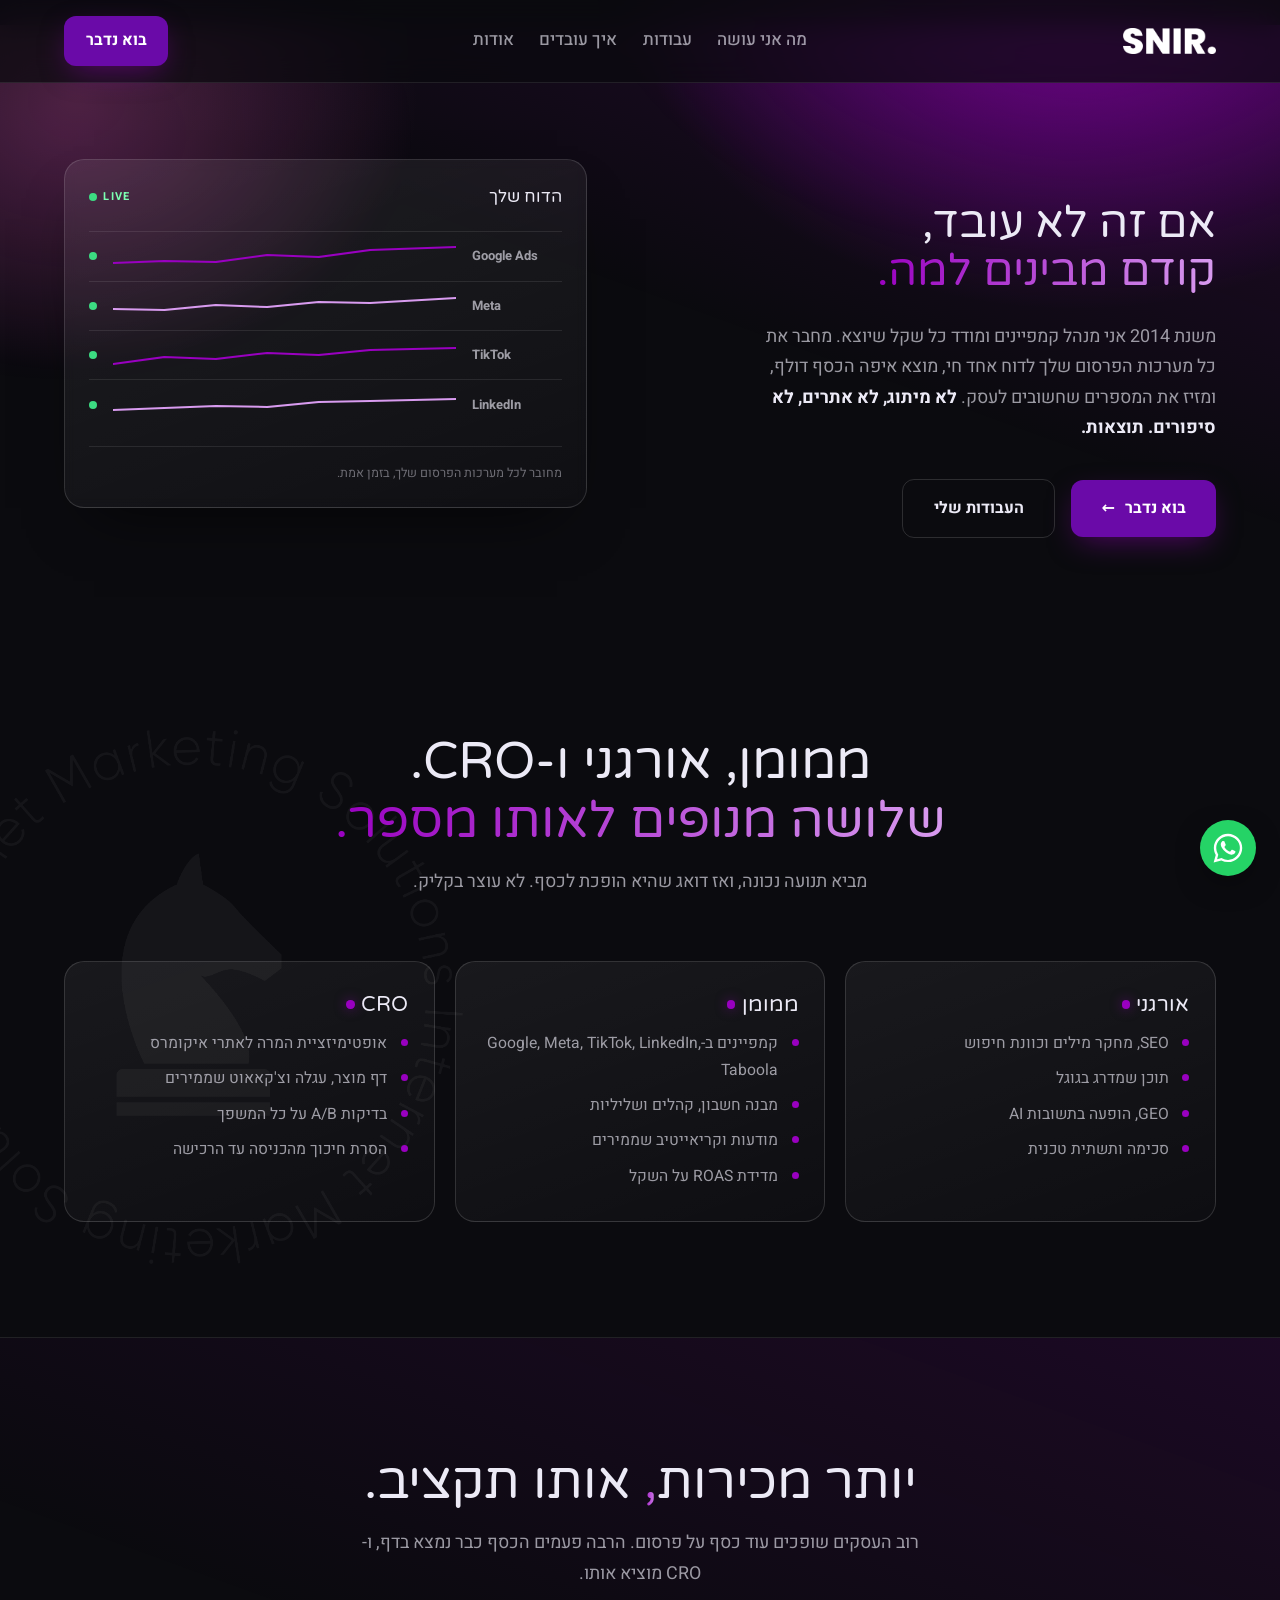
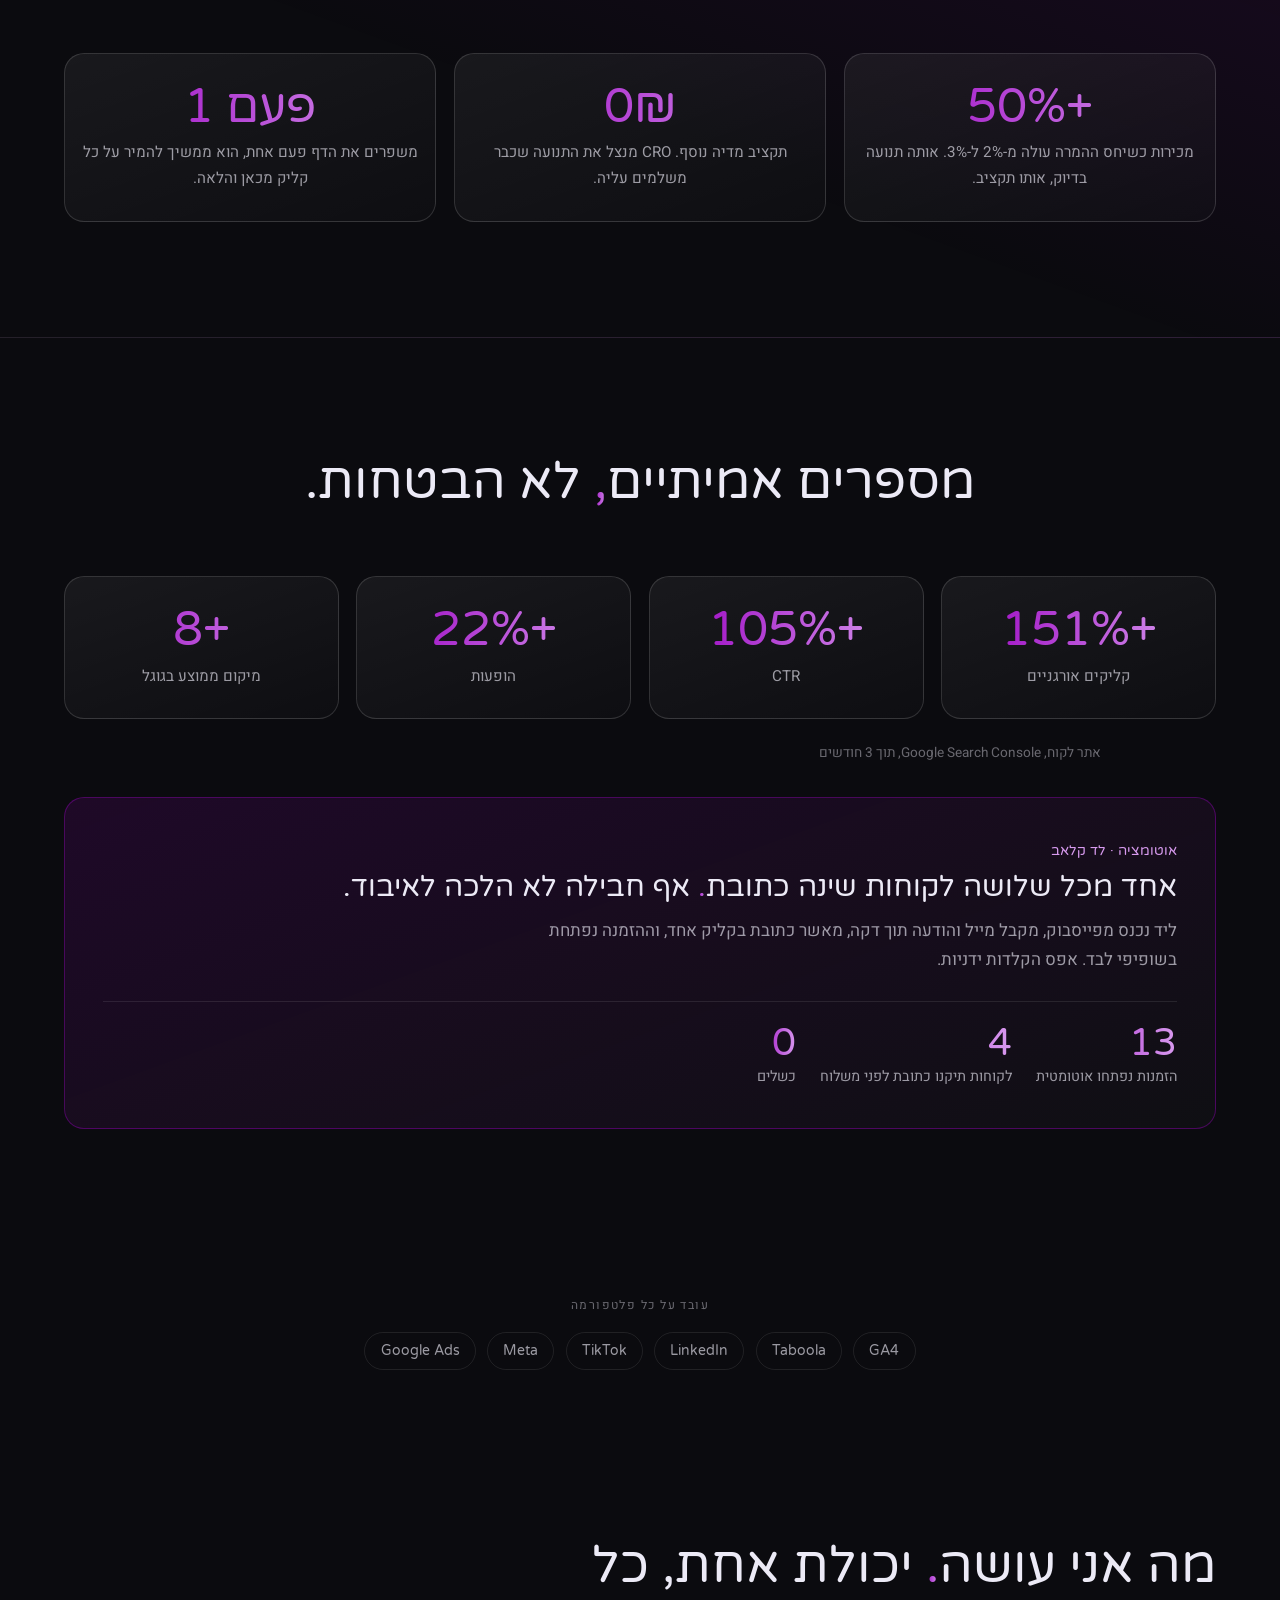
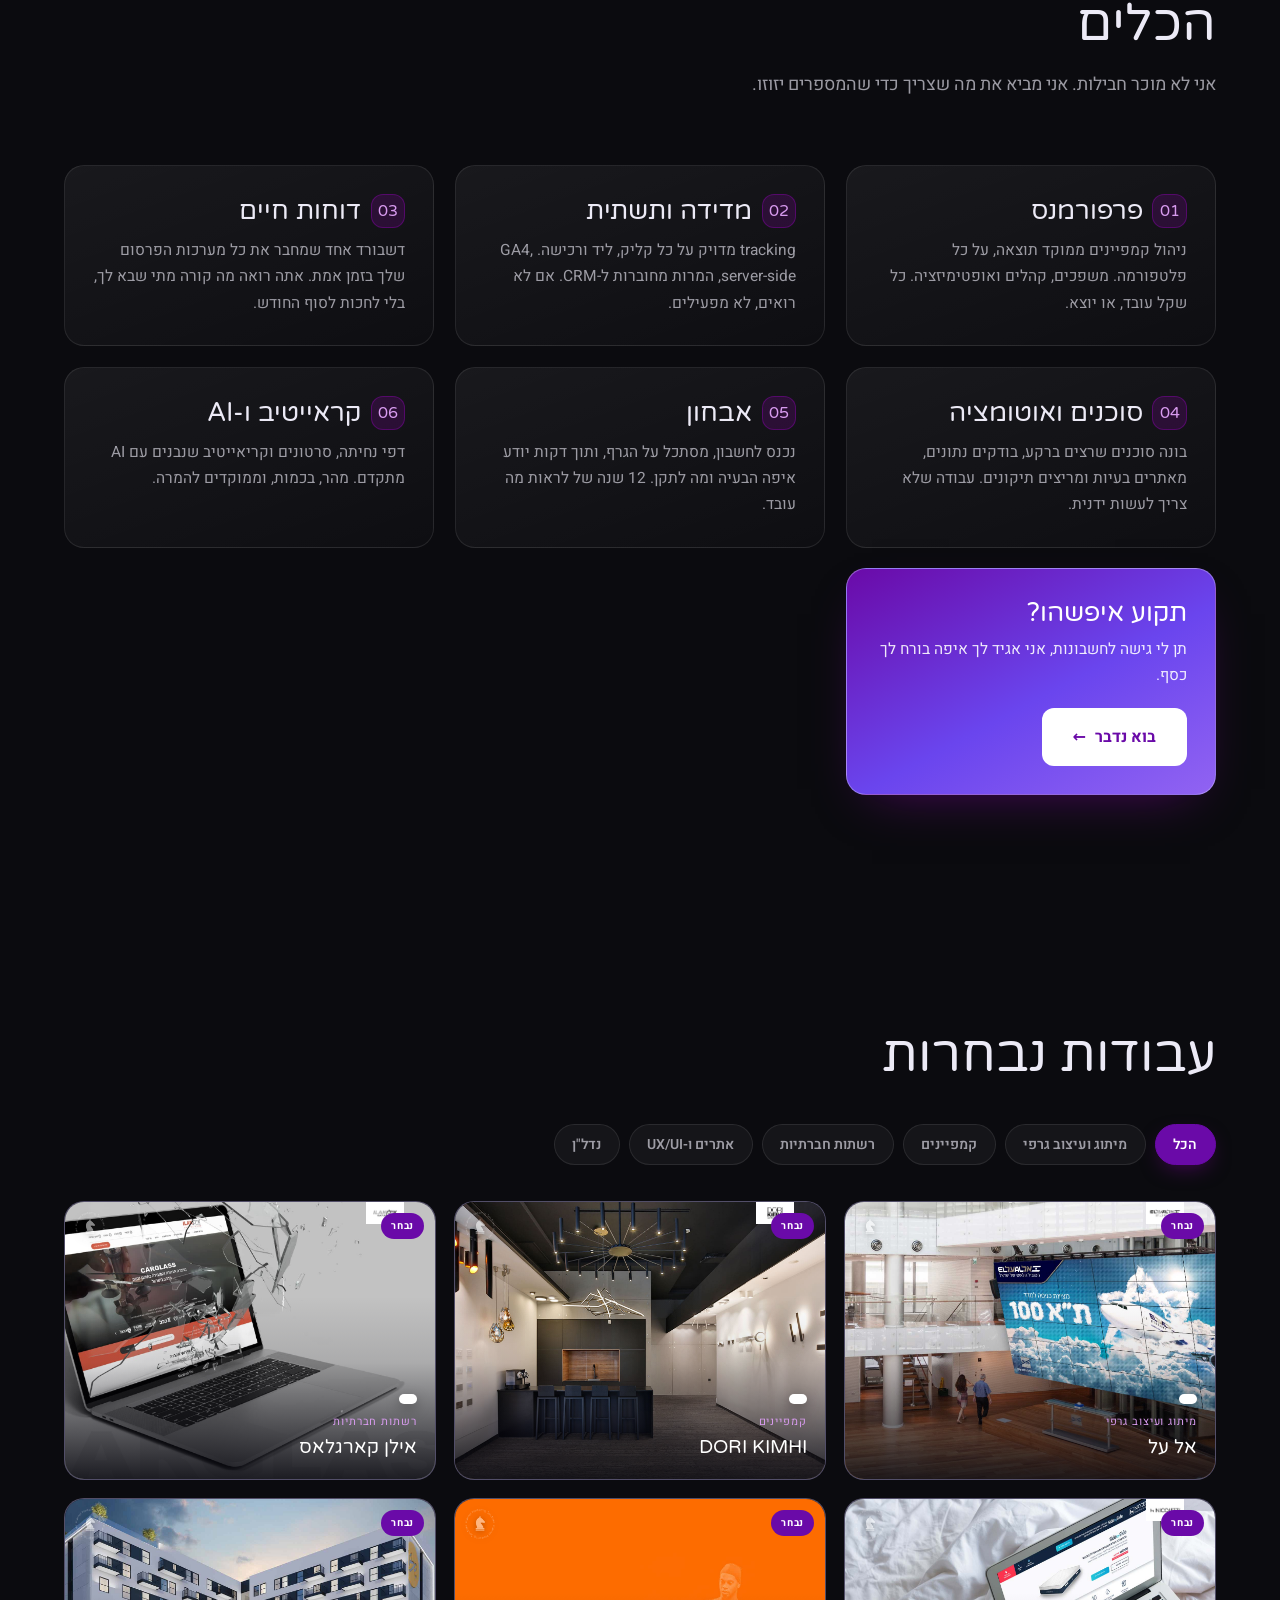
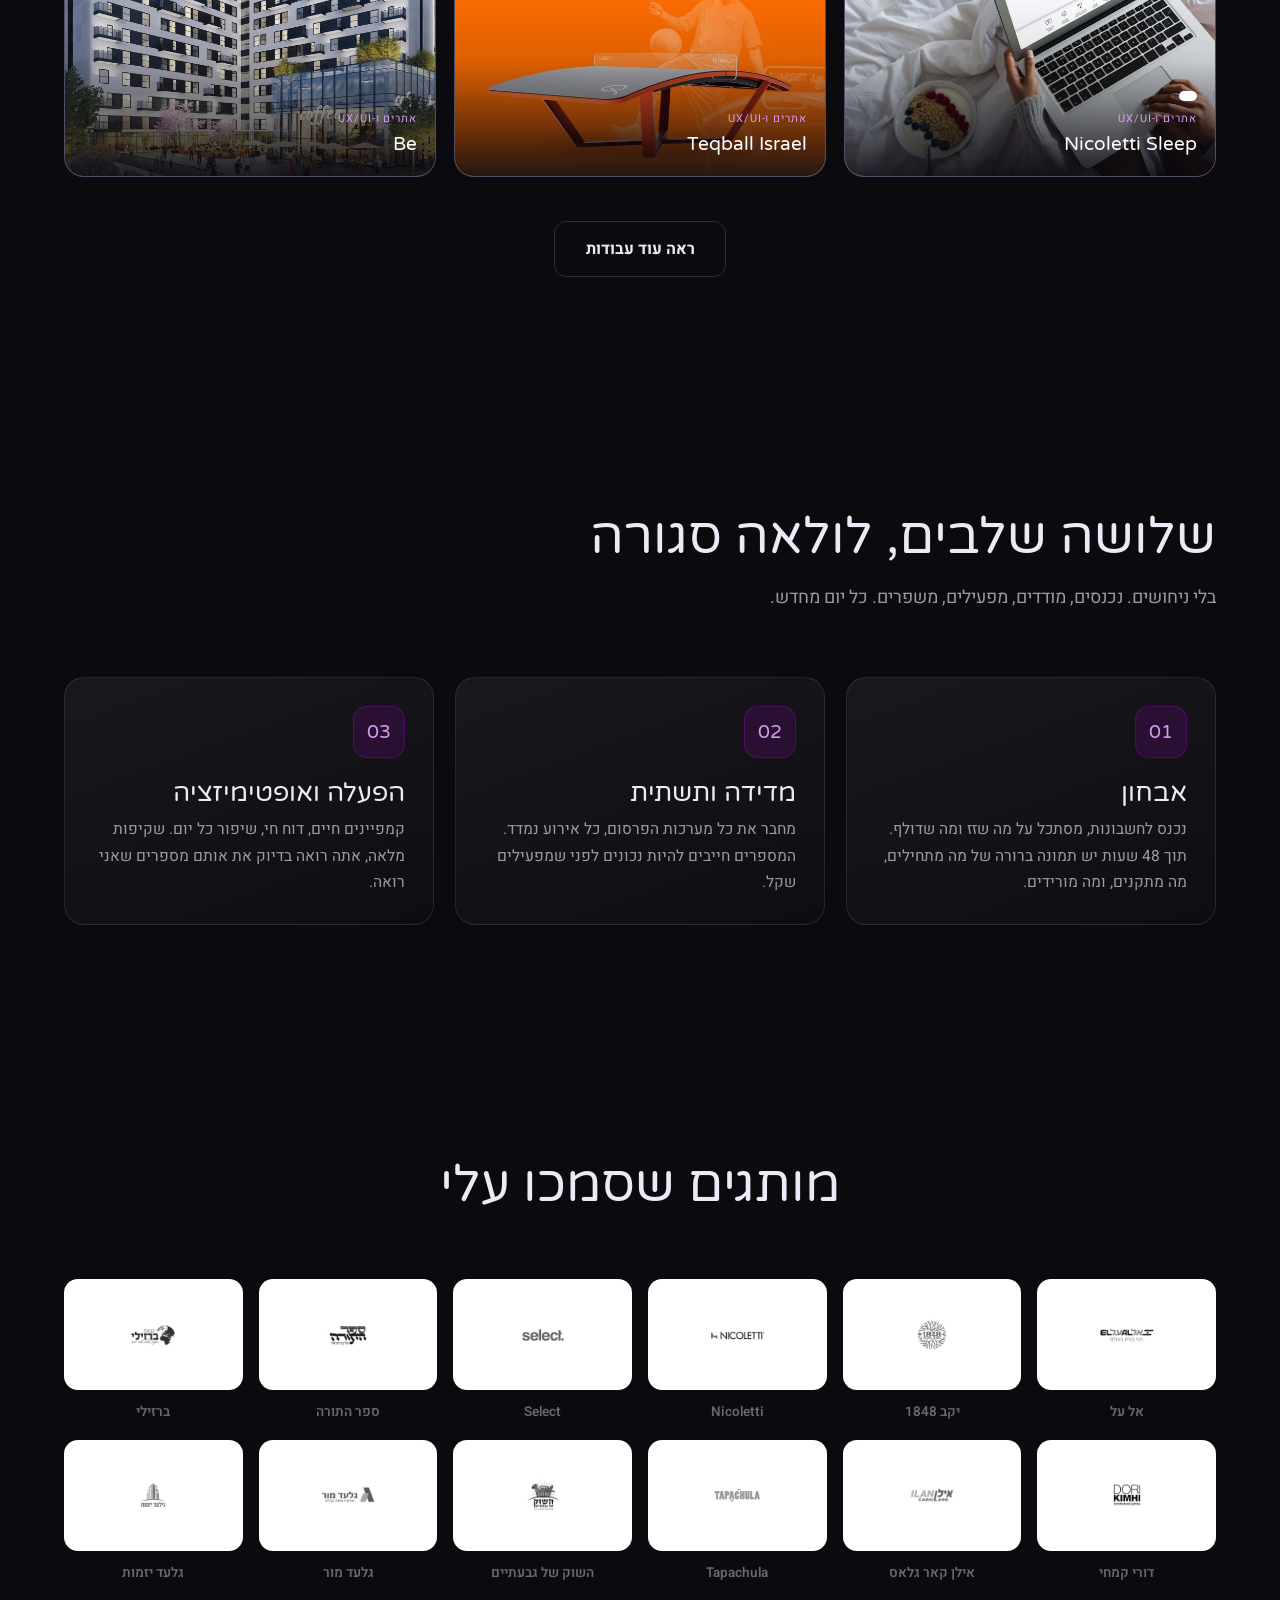
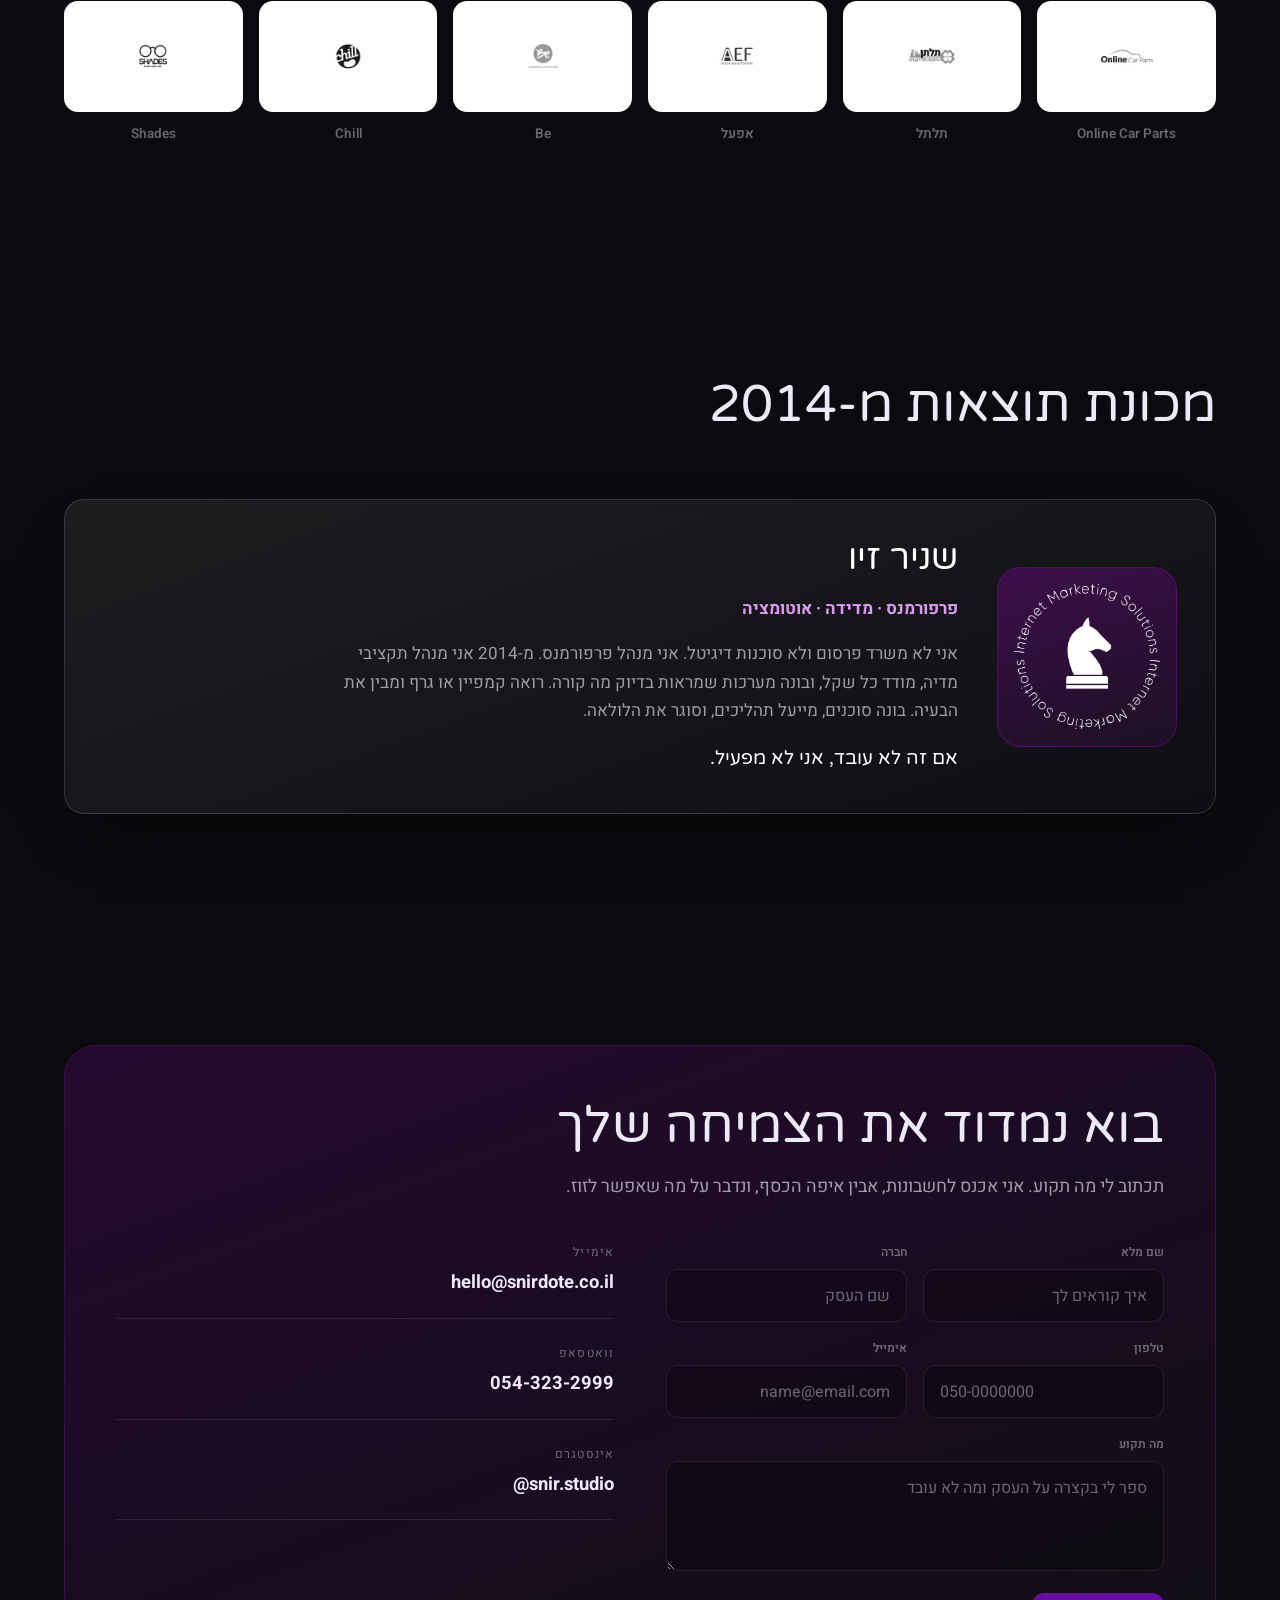
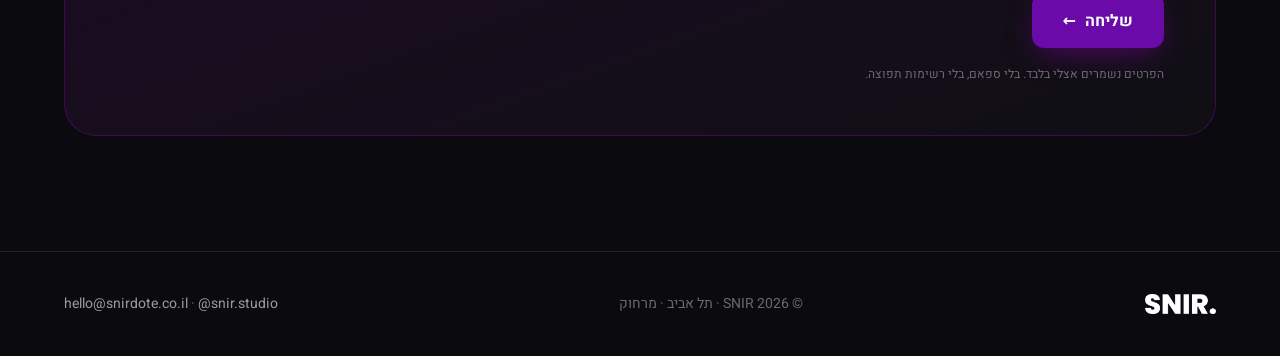
<file: do.html>
<!DOCTYPE html>
<html lang="he" dir="rtl">
<head>
  <!-- Google Tag Manager -->
  <script>(function(w,d,s,l,i){w[l]=w[l]||[];w[l].push({'gtm.start':
  new Date().getTime(),event:'gtm.js'});var f=d.getElementsByTagName(s)[0],
  j=d.createElement(s),dl=l!='dataLayer'?'&l='+l:'';j.async=true;j.src=
  'https://www.googletagmanager.com/gtm.js?id='+i+dl;f.parentNode.insertBefore(j,f);
  })(window,document,'script','dataLayer','GTM-WCPBBN33');</script>
  <!-- End Google Tag Manager -->

  <meta charset="UTF-8">
  <meta name="viewport" content="width=device-width, initial-scale=1.0">
  <title>SNIR. · פרפורמנס ומדידה</title>
  <meta name="description" content="מנהל פרפורמנס מ-2014. מחבר את כל מערכות הפרסום שלך לדוח אחד חי, מודד כל שקל, ומזיז את המספרים. לא מיתוג, לא אתרים. תוצאות.">
  <meta name="theme-color" content="#0B0B0F">
  <meta name="robots" content="noindex, nofollow">

  <link rel="preconnect" href="https://fonts.googleapis.com">
  <link rel="preconnect" href="https://fonts.gstatic.com" crossorigin>
  <link href="https://fonts.googleapis.com/css2?family=Varela+Round&family=Heebo:wght@400;500;700;800&display=swap" rel="stylesheet">
  <link rel="stylesheet" href="do.css?v=1">
  <link rel="icon" type="image/png" href="assets/brand/favicon.png">

  <meta property="og:title" content="SNIR. · פרפורמנס ומדידה">
  <meta property="og:description" content="מנהל פרפורמנס מ-2014. הכל נמדד על השקל.">
  <meta property="og:type" content="website">
  <meta property="og:url" content="https://snirdote.co.il">
  <link rel="canonical" href="https://snirdote.co.il/">
  <meta property="og:type" content="website">
  <meta property="og:url" content="https://snirdote.co.il/">
  <meta property="og:title" content="SNIR. · פרפורמנס ומדידה">
  <meta property="og:description" content="מנהל פרפורמנס מ-2014. מחבר את כל מערכות הפרסום שלך לדוח אחד חי, מודד כל שקל, ומזיז את המספרים. לא מיתוג, לא אתרים. תוצאות.">
  <meta property="og:image" content="https://snirdote.co.il/assets/brand/snir-seal.png">
  <meta property="og:locale" content="he_IL">
  <meta name="twitter:card" content="summary_large_image">
</head>
<body>
<!-- Google Tag Manager (noscript) -->
<noscript><iframe src="https://www.googletagmanager.com/ns.html?id=GTM-WCPBBN33"
height="0" width="0" style="display:none;visibility:hidden"></iframe></noscript>
<!-- End Google Tag Manager (noscript) -->


  <header class="topbar">
    <a href="#top" class="brand" aria-label="SNIR"><img class="brand-logo" src="assets/brand/snir-wordmark-white.png" alt="SNIR."></a>
    <nav aria-label="ניווט">
      <a href="#capabilities">מה אני עושה</a>
      <a href="#work">עבודות</a>
      <a href="#method">איך עובדים</a>
      <a href="about.html">אודות</a>
    </nav>
    <a href="#contact" class="btn">בוא נדבר</a>
    <button class="nav-toggle" aria-label="תפריט" aria-expanded="false"><svg viewBox="0 0 24 24" fill="none" stroke="currentColor" stroke-width="2" stroke-linecap="round"><line x1="3" y1="6" x2="21" y2="6"/><line x1="3" y1="12" x2="21" y2="12"/><line x1="3" y1="18" x2="21" y2="18"/></svg></button>
  </header>

  <main id="top">

    <!-- Hero -->
    <section class="hero">
      <div class="wrap">
        <div class="hero-text">
          <h1 class="reveal hero-rotate" id="hero-rotate" data-d="1">אם זה לא עובד,<br><span class="grad">קודם מבינים למה.</span></h1>
          <p class="hero-sub reveal" data-d="3">
            משנת 2014 אני מנהל קמפיינים ומודד כל שקל שיוצא. מחבר את כל מערכות הפרסום שלך לדוח אחד חי, מוצא איפה הכסף דולף, ומזיז את המספרים שחשובים לעסק. <strong>לא מיתוג, לא אתרים, לא סיפורים. תוצאות.</strong>
          </p>
          <div class="hero-cta reveal" data-d="3">
            <a href="#contact" class="btn">בוא נדבר <span class="arr">←</span></a>
            <a href="#work" class="btn ghost">העבודות שלי</a>
          </div>
        </div>

        <div class="hero-visual reveal" data-d="2" aria-hidden="true">
          <div class="glass live-report">
            <div class="lr-head">
              <span class="lr-title">הדוח שלך</span>
              <span class="lr-live"><span class="pulse"></span> LIVE</span>
            </div>
            <div class="lr-row"><span class="lr-plat">Google Ads</span>
              <svg viewBox="0 0 200 26" preserveAspectRatio="none"><polyline points="0,20 30,18 60,19 90,12 120,14 150,7 200,4" fill="none" stroke="#9900C0" stroke-width="2" stroke-linecap="round" stroke-linejoin="round"/></svg>
              <span class="lr-dot"></span></div>
            <div class="lr-row"><span class="lr-plat">Meta</span>
              <svg viewBox="0 0 200 26" preserveAspectRatio="none"><polyline points="0,16 30,17 60,12 90,14 120,9 150,10 200,5" fill="none" stroke="#D89BEF" stroke-width="2" stroke-linecap="round" stroke-linejoin="round"/></svg>
              <span class="lr-dot"></span></div>
            <div class="lr-row"><span class="lr-plat">TikTok</span>
              <svg viewBox="0 0 200 26" preserveAspectRatio="none"><polyline points="0,22 30,15 60,17 90,11 120,13 150,8 200,6" fill="none" stroke="#9900C0" stroke-width="2" stroke-linecap="round" stroke-linejoin="round"/></svg>
              <span class="lr-dot"></span></div>
            <div class="lr-row"><span class="lr-plat">LinkedIn</span>
              <svg viewBox="0 0 200 26" preserveAspectRatio="none"><polyline points="0,18 30,16 60,14 90,15 120,10 150,9 200,7" fill="none" stroke="#D89BEF" stroke-width="2" stroke-linecap="round" stroke-linejoin="round"/></svg>
              <span class="lr-dot"></span></div>
            <div class="lr-foot">מחובר לכל מערכות הפרסום שלך, בזמן אמת.</div>
          </div>
        </div>
      </div>
    </section>

    <!-- Services -->
    <section id="services">
      <div class="wrap">
        <div class="svc-head reveal">
          <h2>ממומן, אורגני ו-CRO.<br><span class="grad">שלושה מנופים לאותו מספר.</span></h2>
          <p class="lead" style="max-width:52ch;margin:1rem auto 0">מביא תנועה נכונה, ואז דואג שהיא הופכת לכסף. לא עוצר בקליק.</p>
        </div>
        <div class="svc-grid three">
          <article class="svc reveal" data-d="1">            <h3>אורגני<span class="bdot"></span></h3>
            <ul>
              <li>SEO, מחקר מילים וכוונת חיפוש</li>
              <li>תוכן שמדרג בגוגל</li>
              <li>GEO, הופעה בתשובות AI</li>
              <li>סכימה ותשתית טכנית</li>
            </ul>
          </article>
          <article class="svc reveal" data-d="2">            <h3>ממומן<span class="bdot"></span></h3>
            <ul>
              <li>קמפיינים ב-Google, Meta, TikTok, LinkedIn, Taboola</li>
              <li>מבנה חשבון, קהלים ושליליות</li>
              <li>מודעות וקריאייטיב שממירים</li>
              <li>מדידת ROAS על השקל</li>
            </ul>
          </article>
          <article class="svc reveal" data-d="3">            <h3>CRO<span class="bdot"></span></h3>
            <ul>
              <li>אופטימיזציית המרה לאתרי איקומרס</li>
              <li>דף מוצר, עגלה וצ'קאאוט שממירים</li>
              <li>בדיקות A/B על כל המשפך</li>
              <li>הסרת חיכוך מהכניסה עד הרכישה</li>
            </ul>
          </article>
        </div>
      </div>
    </section>

    <!-- CRO facts: more sales, same budget -->
    <section class="results-band">
      <div class="wrap">
        <div class="svc-head reveal">
          <h2>יותר מכירות<span class="grad">,</span> אותו תקציב.</h2>
          <p class="lead" style="max-width:56ch;margin:1rem auto 0">רוב העסקים שופכים עוד כסף על פרסום. הרבה פעמים הכסף כבר נמצא בדף, ו-CRO מוציא אותו.</p>
        </div>
        <div class="proof-grid three reveal" data-d="1">
          <div class="stat"><div class="num">+50%</div><div class="lbl">מכירות כשיחס ההמרה עולה מ-2% ל-3%. אותה תנועה בדיוק, אותו תקציב.</div></div>
          <div class="stat"><div class="num">0&#8362;</div><div class="lbl">תקציב מדיה נוסף. CRO מנצל את התנועה שכבר משלמים עליה.</div></div>
          <div class="stat"><div class="num">פעם 1</div><div class="lbl">משפרים את הדף פעם אחת, הוא ממשיך להמיר על כל קליק מכאן והלאה.</div></div>
        </div>
      </div>
    </section>

    <!-- Proof (real numbers) -->
    <section id="proof">
      <div class="wrap">
        <div class="svc-head reveal">
          <h2>מספרים אמיתיים<span class="grad">,</span> לא הבטחות.</h2>
        </div>
        <div class="proof-grid reveal" data-d="1">
          <div class="stat"><div class="num">+151%</div><div class="lbl">קליקים אורגניים</div></div>
          <div class="stat"><div class="num">+105%</div><div class="lbl">CTR</div></div>
          <div class="stat"><div class="num">+22%</div><div class="lbl">הופעות</div></div>
          <div class="stat"><div class="num">+8</div><div class="lbl">מיקום ממוצע בגוגל</div></div>
        </div>
        <p class="proof-src">אתר לקוח, Google Search Console, תוך 3 חודשים</p>
        <div class="proof-case reveal" data-d="2">
          <span class="tag">אוטומציה · לד קלאב</span>
          <h3>אחד מכל שלושה לקוחות שינה כתובת<span class="grad">.</span> אף חבילה לא הלכה לאיבוד.</h3>
          <p>ליד נכנס מפייסבוק, מקבל מייל והודעה תוך דקה, מאשר כתובת בקליק אחד, וההזמנה נפתחת בשופיפי לבד. אפס הקלדות ידניות.</p>
          <div class="case-stats">
            <div class="cs"><span class="csn">13</span><span class="csl">הזמנות נפתחו אוטומטית</span></div>
            <div class="cs"><span class="csn">4</span><span class="csl">לקוחות תיקנו כתובת לפני משלוח</span></div>
            <div class="cs"><span class="csn">0</span><span class="csl">כשלים</span></div>
          </div>
        </div>
      </div>
    </section>

    <!-- Platforms strip -->
    <section class="tools-end tools-mid">
      <div class="wrap">
        <div class="tools-label reveal">עובד על כל פלטפורמה</div>
        <div class="tools-row reveal" data-d="1"><span>Google&nbsp;Ads</span><span>Meta</span><span>TikTok</span><span>LinkedIn</span><span>Taboola</span><span>GA4</span></div>
      </div>
    </section>

    <!-- Capabilities -->
    <section id="capabilities">
      <div class="wrap">
        <div class="section-head reveal">
          <h2>מה אני עושה<span class="grad">.</span> יכולת אחת, כל הכלים</h2>
          <p class="lead">אני לא מוכר חבילות. אני מביא את מה שצריך כדי שהמספרים יזוזו.</p>
        </div>
        <div class="cards five">
          <article class="card reveal" data-d="1">
            <h3 class="card-h"><span class="cardnum">01</span>פרפורמנס</h3>
            <p>ניהול קמפיינים ממוקד תוצאה, על כל פלטפורמה. משפכים, קהלים ואופטימיזציה. כל שקל עובד, או יוצא.</p>
          </article>
          <article class="card reveal" data-d="2">
            <h3 class="card-h"><span class="cardnum">02</span>מדידה ותשתית</h3>
            <p>tracking מדויק על כל קליק, ליד ורכישה. GA4, server-side, המרות מחוברות ל-CRM. אם לא רואים, לא מפעילים.</p>
          </article>
          <article class="card reveal" data-d="3">
            <h3 class="card-h"><span class="cardnum">03</span>דוחות חיים</h3>
            <p>דשבורד אחד שמחבר את כל מערכות הפרסום שלך בזמן אמת. אתה רואה מה קורה מתי שבא לך, בלי לחכות לסוף החודש.</p>
          </article>
          <article class="card reveal" data-d="2">
            <h3 class="card-h"><span class="cardnum">04</span>סוכנים ואוטומציה</h3>
            <p>בונה סוכנים שרצים ברקע, בודקים נתונים, מאתרים בעיות ומריצים תיקונים. עבודה שלא צריך לעשות ידנית.</p>
          </article>
          <article class="card reveal" data-d="3">
            <h3 class="card-h"><span class="cardnum">05</span>אבחון</h3>
            <p>נכנס לחשבון, מסתכל על הגרף, ותוך דקות יודע איפה הבעיה ומה לתקן. 12 שנה של לראות מה עובד.</p>
          </article>
          <article class="card reveal" data-d="1">
            <h3 class="card-h"><span class="cardnum">06</span>קראייטיב ו-AI</h3>
            <p>דפי נחיתה, סרטונים וקריאייטיב שנבנים עם AI מתקדם. מהר, בכמות, וממוקדים להמרה.</p>
          </article>
          <a href="#contact" class="card cta-card reveal" data-d="4">
            <h3>תקוע איפשהו?</h3>
            <p>תן לי גישה לחשבונות, אני אגיד לך איפה בורח לך כסף.</p>
            <span class="btn" style="margin-top:1.2rem">בוא נדבר <span class="arr">←</span></span>
          </a>
        </div>
      </div>
    </section>

    <!-- Work gallery -->
    <section id="work">
      <div class="wrap">
        <div class="work-head">
          <div class="section-head reveal" style="margin-bottom:0">
            <h2>עבודות נבחרות</h2>
          </div>
        </div>
        <div class="work-filter reveal" id="work-filter" role="tablist" aria-label="סינון עבודות"></div>
        <div class="work-grid" id="work-grid" aria-live="polite"></div>
      </div>
    </section>

    <!-- Methodology -->
    <section id="method">
      <div class="wrap">
        <div class="section-head reveal">
          <h2>שלושה שלבים, לולאה סגורה</h2>
          <p class="lead">בלי ניחושים. נכנסים, מודדים, מפעילים, משפרים. כל יום מחדש.</p>
        </div>
        <div class="cards">
          <article class="card reveal" data-d="1">
            <span class="ic"><span class="n">01</span></span>
            <h3>אבחון</h3>
            <p>נכנס לחשבונות, מסתכל על מה שזז ומה שדולף. תוך 48 שעות יש תמונה ברורה של מה מתחילים, מה מתקנים, ומה מורידים.</p>
          </article>
          <article class="card reveal" data-d="2">
            <span class="ic"><span class="n">02</span></span>
            <h3>מדידה ותשתית</h3>
            <p>מחבר את כל מערכות הפרסום, כל אירוע נמדד. המספרים חייבים להיות נכונים לפני שמפעילים שקל.</p>
          </article>
          <article class="card reveal" data-d="3">
            <span class="ic"><span class="n">03</span></span>
            <h3>הפעלה ואופטימיזציה</h3>
            <p>קמפיינים חיים, דוח חי, שיפור כל יום. שקיפות מלאה, אתה רואה בדיוק את אותם מספרים שאני רואה.</p>
          </article>
        </div>
      </div>
    </section>

    <!-- Clients -->
    <section id="clients">
      <div class="wrap">
        <div class="section-head center reveal">
          <h2>מותגים שסמכו עלי</h2>
        </div>
        <div class="clients-grid reveal" data-d="1" id="clients-grid"></div>
      </div>
    </section>

    <!-- About -->
    <section id="about">
      <div class="wrap">
        <div class="section-head reveal">
          <h2>מכונת תוצאות מ-2014</h2>
        </div>
        <div class="about-card glass reveal" data-d="1" style="padding:clamp(1.75rem,3vw,2.75rem)">
          <div class="seal" aria-hidden="true"><img src="assets/brand/snir-seal-white.png" alt="" style="width:82%;height:82%;object-fit:contain"></div>
          <div class="about-body">
            <h2 style="font-size:clamp(1.6rem,3vw,2.2rem)">שניר זיו</h2>
            <div class="role">פרפורמנס · מדידה · אוטומציה</div>
            <p style="color:var(--text-dim)">אני לא משרד פרסום ולא סוכנות דיגיטל. אני מנהל פרפורמנס. מ-2014 אני מנהל תקציבי מדיה, מודד כל שקל, ובונה מערכות שמראות בדיוק מה קורה. רואה קמפיין או גרף ומבין את הבעיה. בונה סוכנים, מייעל תהליכים, וסוגר את הלולאה.</p>
            <p class="punch">אם זה לא עובד, אני לא מפעיל.</p>
          </div>
        </div>
      </div>
    </section>

    <!-- Contact -->
    <section id="contact">
      <div class="wrap">
        <div class="contact-shell reveal">
          <div class="section-head" style="margin-bottom:2.5rem">
            <h2>בוא נמדוד את הצמיחה שלך</h2>
            <p class="lead">תכתוב לי מה תקוע. אני אכנס לחשבונות, אבין איפה הכסף, ונדבר על מה שאפשר לזוז.</p>
          </div>
          <div class="contact-grid">
            <form class="contact-form" action="https://formsubmit.co/hello@snirdote.co.il" method="POST">
              <input type="hidden" name="_subject" value="פנייה חדשה מ-snirdote.co.il">
              <input type="hidden" name="_captcha" value="false">
              <input type="hidden" name="_template" value="table">
              <input type="text" name="_honey" style="display:none">
              <div class="form-row">
                <div class="field"><label for="f-name">שם מלא</label><input id="f-name" name="שם" type="text" required placeholder="איך קוראים לך"></div>
                <div class="field"><label for="f-company">חברה</label><input id="f-company" name="חברה" type="text" placeholder="שם העסק"></div>
              </div>
              <div class="form-row">
                <div class="field"><label for="f-phone">טלפון</label><input id="f-phone" name="טלפון" type="tel" placeholder="050-0000000"></div>
                <div class="field"><label for="f-email">אימייל</label><input id="f-email" name="אימייל" type="email" required placeholder="name@email.com"></div>
              </div>
              <div class="field"><label for="f-msg">מה תקוע</label><textarea id="f-msg" name="הודעה" placeholder="ספר לי בקצרה על העסק ומה לא עובד"></textarea></div>
              <button type="submit" class="btn">שליחה <span class="arr">←</span></button>
              <span class="form-note">הפרטים נשמרים אצלי בלבד. בלי ספאם, בלי רשימות תפוצה.</span>
            </form>
            <div class="channels">
              <div class="channel"><span class="cl">אימייל</span><a href="mailto:hello@snirdote.co.il">hello@snirdote.co.il</a></div>
              <div class="channel"><span class="cl">וואטסאפ</span><a href="https://wa.me/972543232999?text=%D7%94%D7%99%20SNIR" target="_blank" rel="noopener">054-323-2999</a></div>
              <div class="channel"><span class="cl">אינסטגרם</span><a href="https://instagram.com/snir.studio" target="_blank" rel="noopener">@snir.studio</a></div>
            </div>
          </div>
        </div>
      </div>
    </section>

  </main>

  <footer>
    <a href="#top" class="brand"><img class="brand-logo" src="assets/brand/snir-wordmark-white.png" alt="SNIR."></a>
    <span>© 2026 SNIR · תל אביב · מרחוק</span>
    <span><a href="mailto:hello@snirdote.co.il">hello@snirdote.co.il</a> · <a href="https://instagram.com/snir.studio" target="_blank" rel="noopener">@snir.studio</a></span>
  </footer>

  <a class="wa-float" href="https://wa.me/972543232999?text=%D7%94%D7%99%20SNIR" target="_blank" rel="noopener" aria-label="וואטסאפ">
    <svg viewBox="0 0 24 24" fill="currentColor" aria-hidden="true"><path d="M17.47 14.38c-.3-.15-1.73-.85-2-.95-.27-.1-.46-.15-.66.15-.2.3-.76.95-.93 1.14-.17.2-.34.22-.63.07-.3-.15-1.24-.46-2.36-1.46-.87-.78-1.46-1.73-1.63-2.02-.17-.3-.02-.46.13-.6.13-.13.3-.34.44-.51.15-.17.2-.3.3-.5.1-.2.05-.37-.02-.52-.08-.15-.66-1.6-.9-2.18-.24-.57-.48-.5-.66-.5l-.56-.01c-.2 0-.5.07-.77.37-.26.3-1 .98-1 2.4 0 1.4 1.03 2.76 1.17 2.95.15.2 2.03 3.1 4.92 4.35.69.3 1.22.47 1.64.6.69.22 1.31.19 1.8.11.55-.08 1.73-.7 1.97-1.38.24-.68.24-1.26.17-1.38-.07-.12-.27-.2-.56-.35zM12.02 21.5h-.01a9.44 9.44 0 01-4.82-1.32l-.34-.2-3.58.94.96-3.49-.22-.36a9.42 9.42 0 01-1.44-5.02c0-5.2 4.24-9.44 9.46-9.44 2.53 0 4.9.99 6.69 2.78a9.38 9.38 0 012.77 6.68c0 5.2-4.24 9.45-9.46 9.45zm8.04-17.49A11.36 11.36 0 0012.02.5C5.76.5.67 5.58.67 11.84c0 2 .53 3.96 1.53 5.68L.5 23.5l6.13-1.6a11.35 11.35 0 005.39 1.37h.01c6.26 0 11.35-5.09 11.35-11.35 0-3.03-1.18-5.88-3.32-8.02z"/></svg>
  </a>

  <div class="lightbox" id="lightbox" role="dialog" aria-modal="true" aria-label="פרטי עבודה">
    <button class="lightbox-close" id="lightbox-close" aria-label="סגירה"><svg viewBox="0 0 24 24" width="20" height="20" fill="none" stroke="currentColor" stroke-width="2.4" stroke-linecap="round" aria-hidden="true"><line x1="6" y1="6" x2="18" y2="18"/><line x1="18" y1="6" x2="6" y2="18"/></svg></button>
    <div class="lightbox-inner">
      <div class="lightbox-gallery" id="lb-gallery"></div>
      <div class="lightbox-meta">
        <span class="lb-cat" id="lb-cat"></span>
        <h3 id="lb-title"></h3>
        <div class="lb-client" id="lb-client"></div>
        <p class="lb-desc" id="lb-desc"></p>
        <div class="lb-subs" id="lb-subs"></div>
      </div>
    </div>
  </div>

  <script>
    (function(){
      const els=document.querySelectorAll('.reveal');
      if(!('IntersectionObserver'in window)){els.forEach(e=>e.classList.add('is-visible'));return;}
      const io=new IntersectionObserver(es=>es.forEach(e=>{if(e.isIntersecting){e.target.classList.add('is-visible');io.unobserve(e.target);}}),{threshold:0.1,rootMargin:'0px 0px -6% 0px'});
      els.forEach(e=>io.observe(e));
    })();

    (function(){
      const el=document.getElementById('hero-rotate'); if(!el)return;
      if(window.matchMedia('(prefers-reduced-motion: reduce)').matches)return;
      const HOOKS=[
        'אם זה לא עובד,<br><span class="grad">קודם מבינים למה.</span>',
        'לא ניחושים.<br><span class="grad">מספרים.</span>'
      ];
      let i=0;
      setInterval(function(){
        i=(i+1)%HOOKS.length;
        el.style.opacity='0'; el.style.transform='translateY(10px)';
        setTimeout(function(){ el.innerHTML=HOOKS[i]; el.style.opacity='1'; el.style.transform='none'; },380);
      },4200);
    })();

    (function(){var t=document.querySelector('.nav-toggle'),bar=document.querySelector('.topbar');if(!t)return;t.addEventListener('click',function(){var o=bar.classList.toggle('nav-open');t.setAttribute('aria-expanded',o);});bar.querySelectorAll('nav a').forEach(function(a){a.addEventListener('click',function(){bar.classList.remove('nav-open');t.setAttribute('aria-expanded','false');});});})();

    const LOGOS=[["elal","אל על"],["1848","יקב 1848"],["nicolleti","Nicoletti"],["select","Select"],["sefer-atora","ספר התורה"],["barzilai","ברזילי"],["dori-kimhi","דורי קמחי"],["ilan-car-galss","אילן קאר גלאס"],["tapacula","Tapachula"],["ashuk-shel-givataim","השוק של גבעתיים"],["gilad-mor","גלעד מור"],["gilad_yazamut","גלעד יזמות"],["online-car-parts","Online Car Parts"],["tiltal","תלתל"],["aef","אפעל"],["be","Be"],["chill","Chill"],["shades","Shades"]];
    (function(){
      const g=document.getElementById('clients-grid'); if(!g)return;
      g.innerHTML=LOGOS.map(([f,n])=>`<div class="logo-item"><div class="logo-chip"><img src="assets/logos/${f}.jpg" alt="${n}" loading="lazy"></div><span class="logo-name">${n}</span></div>`).join('');
    })();

    (function(){
      const grid=document.getElementById('work-grid'), filterBar=document.getElementById('work-filter'), countEl=document.getElementById('work-count');
      if(!grid)return;
      fetch('data/work.json?v=8').then(r=>r.json()).then(items=>{
        if(!Array.isArray(items)||!items.length){return;}
        if(countEl)countEl.textContent=items.length+' פרויקטים';
        grid.innerHTML=items.map((it,i)=>{
          const media=it.img?`<img src="${it.img}" alt="${it.title||''}" loading="lazy">`:(it.videos&&it.videos[0]?`<video src="${it.videos[0]}" muted loop playsinline></video>`:'');
          const badge=it.featured?`<span class="work-badge">נבחר</span>`:'';
          const logo=it.logo?`<span class="work-logo"><img src="${it.logo}" alt="${it.title||''}" loading="lazy"></span>`:'';
          return `<button class="work-card${it.featured?' is-featured':''}" data-cat="${it.category||''}" data-i="${i}">${badge}${media}<span class="work-overlay">${logo}<span class="work-cat">${it.category||''}</span><span class="work-title">${it.title||''}</span>${it.client?`<span class="work-client">${it.client}</span>`:''}</span></button>`;
        }).join('');
        const cats=Array.from(new Set(items.map(i=>i.category).filter(Boolean)));
        const mk=(l,v,a)=>`<button role="tab" class="${a?'is-active':''}" data-filter="${v}">${l}</button>`;
        filterBar.innerHTML=mk('הכל','*',true)+cats.map(c=>mk(c,c,false)).join('');
        const cards=Array.from(grid.querySelectorAll('.work-card'));
        const LIMIT=6; let expanded=false, filter='*';
        const moreWrap=document.createElement('div'); moreWrap.className='work-more';
        moreWrap.innerHTML='<button class="btn ghost" type="button">ראה עוד עבודות</button>';
        grid.after(moreWrap);
        moreWrap.querySelector('button').addEventListener('click',()=>{expanded=true;applyView();});
        function applyView(){
          let shown=0;
          cards.forEach(c=>{const match=filter==='*'||c.dataset.cat===filter;let vis=false;if(match){if(expanded||shown<LIMIT)vis=true;shown++;}c.hidden=!vis;});
          const total=cards.filter(c=>filter==='*'||c.dataset.cat===filter).length;
          moreWrap.style.display=(!expanded&&total>LIMIT)?'flex':'none';
        }
        filterBar.addEventListener('click',e=>{const b=e.target.closest('button');if(!b)return;filterBar.querySelectorAll('button').forEach(x=>x.classList.toggle('is-active',x===b));filter=b.dataset.filter;applyView();});
        applyView();
        const lb=document.getElementById('lightbox'),lbg=document.getElementById('lb-gallery'),set=(id,t)=>{document.getElementById(id).textContent=t||'';};
        const open=it=>{
          const media=[].concat(it.images||[],(it.videos||[]));
          lbg.innerHTML=media.map(m=>m.match(/\.mp4($|\?)/i)?`<video src="${m}" controls muted loop playsinline></video>`:`<img src="${m}" alt="${it.title||''}" loading="lazy">`).join('')||(it.img?`<img src="${it.img}" alt="">`:'');
          set('lb-cat',it.category);set('lb-title',it.title);set('lb-client',it.client?'לקוח · '+it.client:'');set('lb-desc',it.desc);
          document.getElementById('lb-subs').innerHTML=(it.services||[]).map(s=>`<span>${s}</span>`).join('');
          lb.classList.add('is-open');document.body.style.overflow='hidden';
        };
        const close=()=>{lb.classList.remove('is-open');document.body.style.overflow='';};
        grid.addEventListener('click',e=>{const c=e.target.closest('.work-card');if(!c)return;open(items[+c.dataset.i]);});
        document.getElementById('lightbox-close').addEventListener('click',close);
        lb.addEventListener('click',e=>{if(e.target===lb)close();});
        document.addEventListener('keydown',e=>{if(e.key==='Escape')close();});
      }).catch(()=>{});
    })();
  </script>

</body>
</html>
</file>
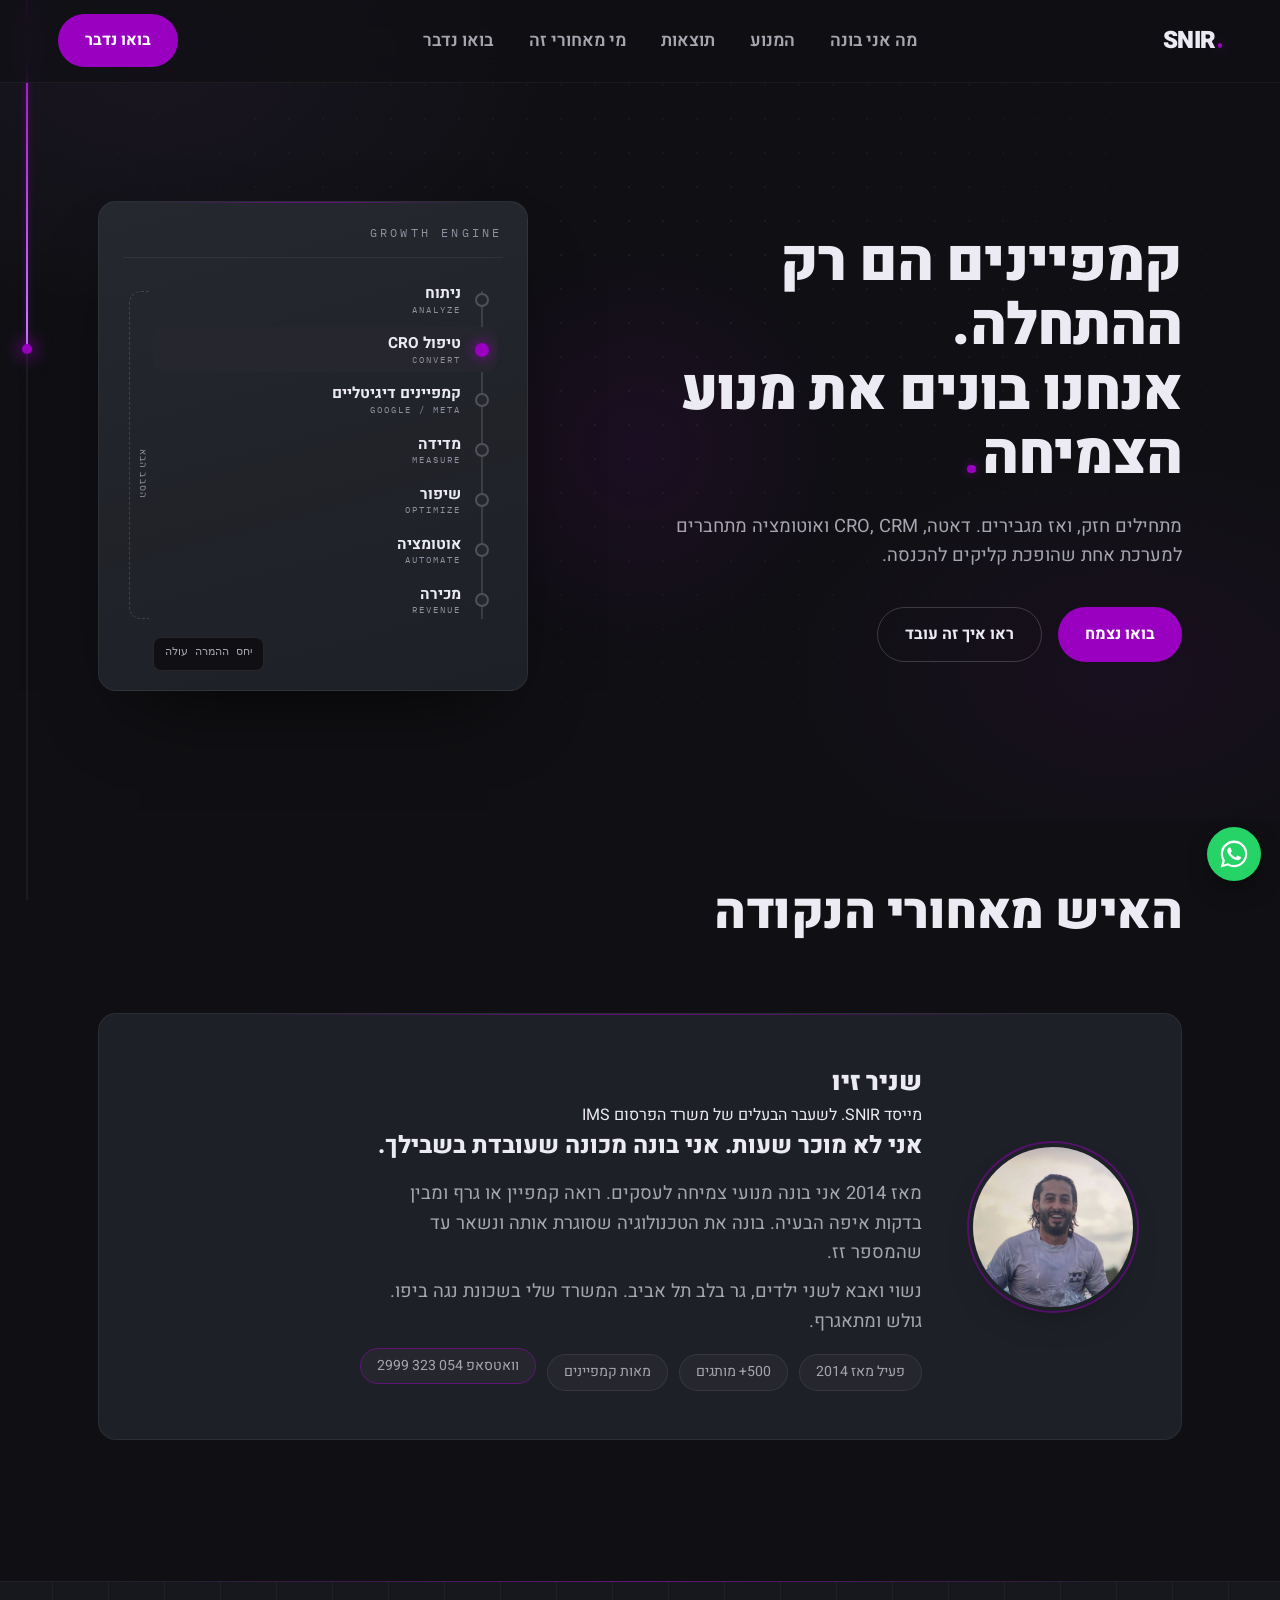
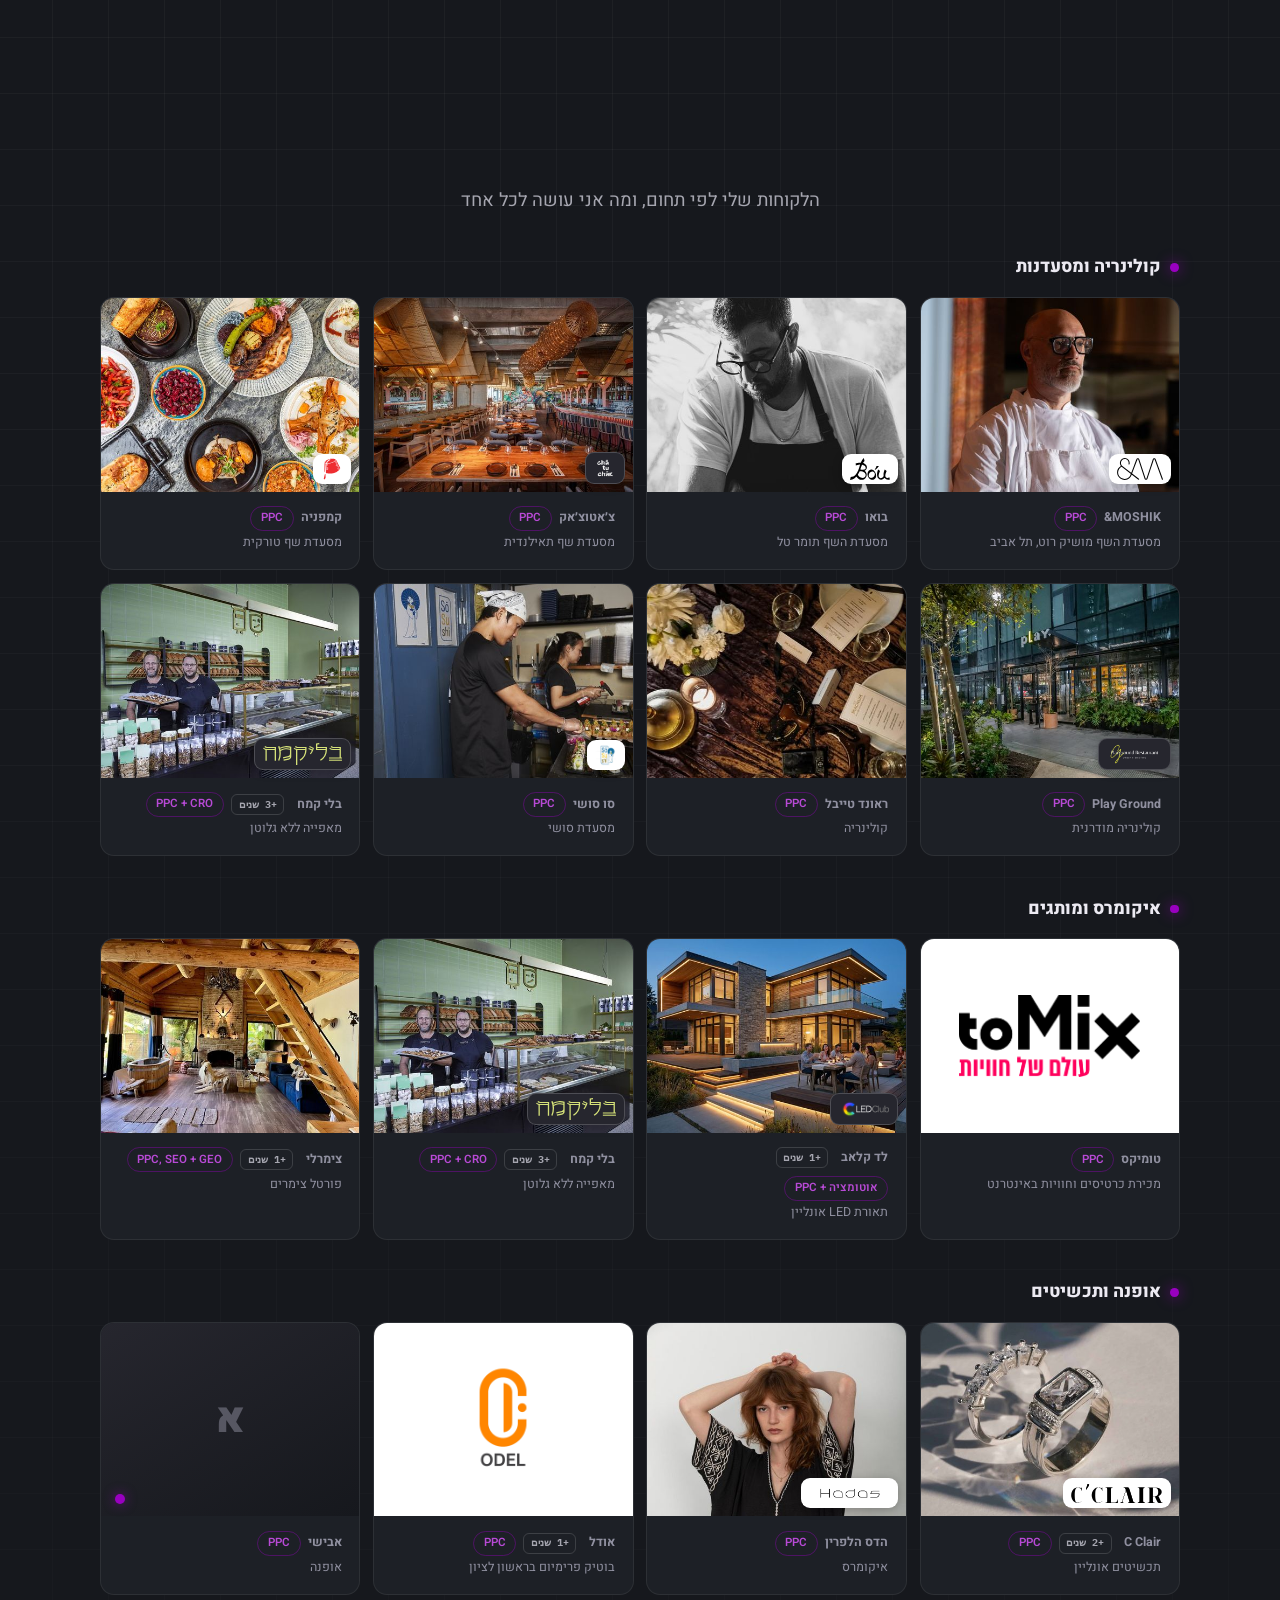
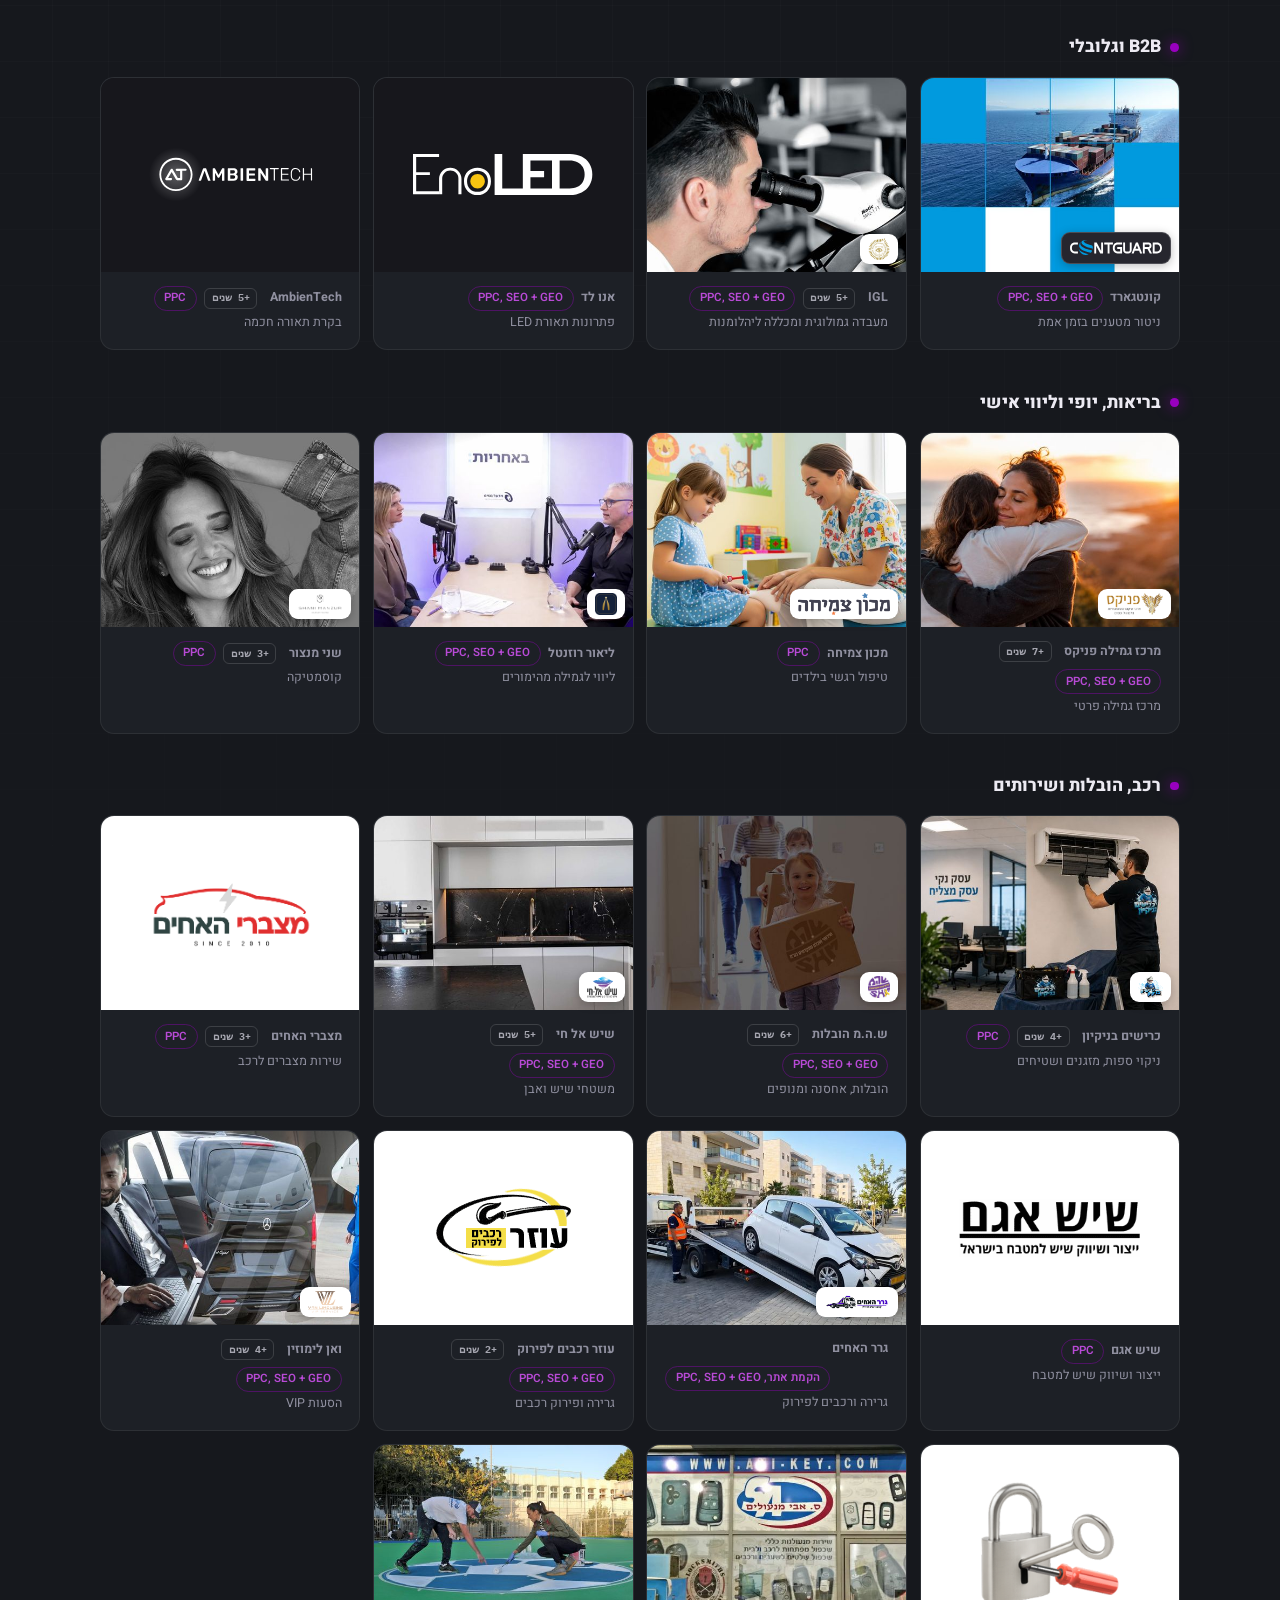
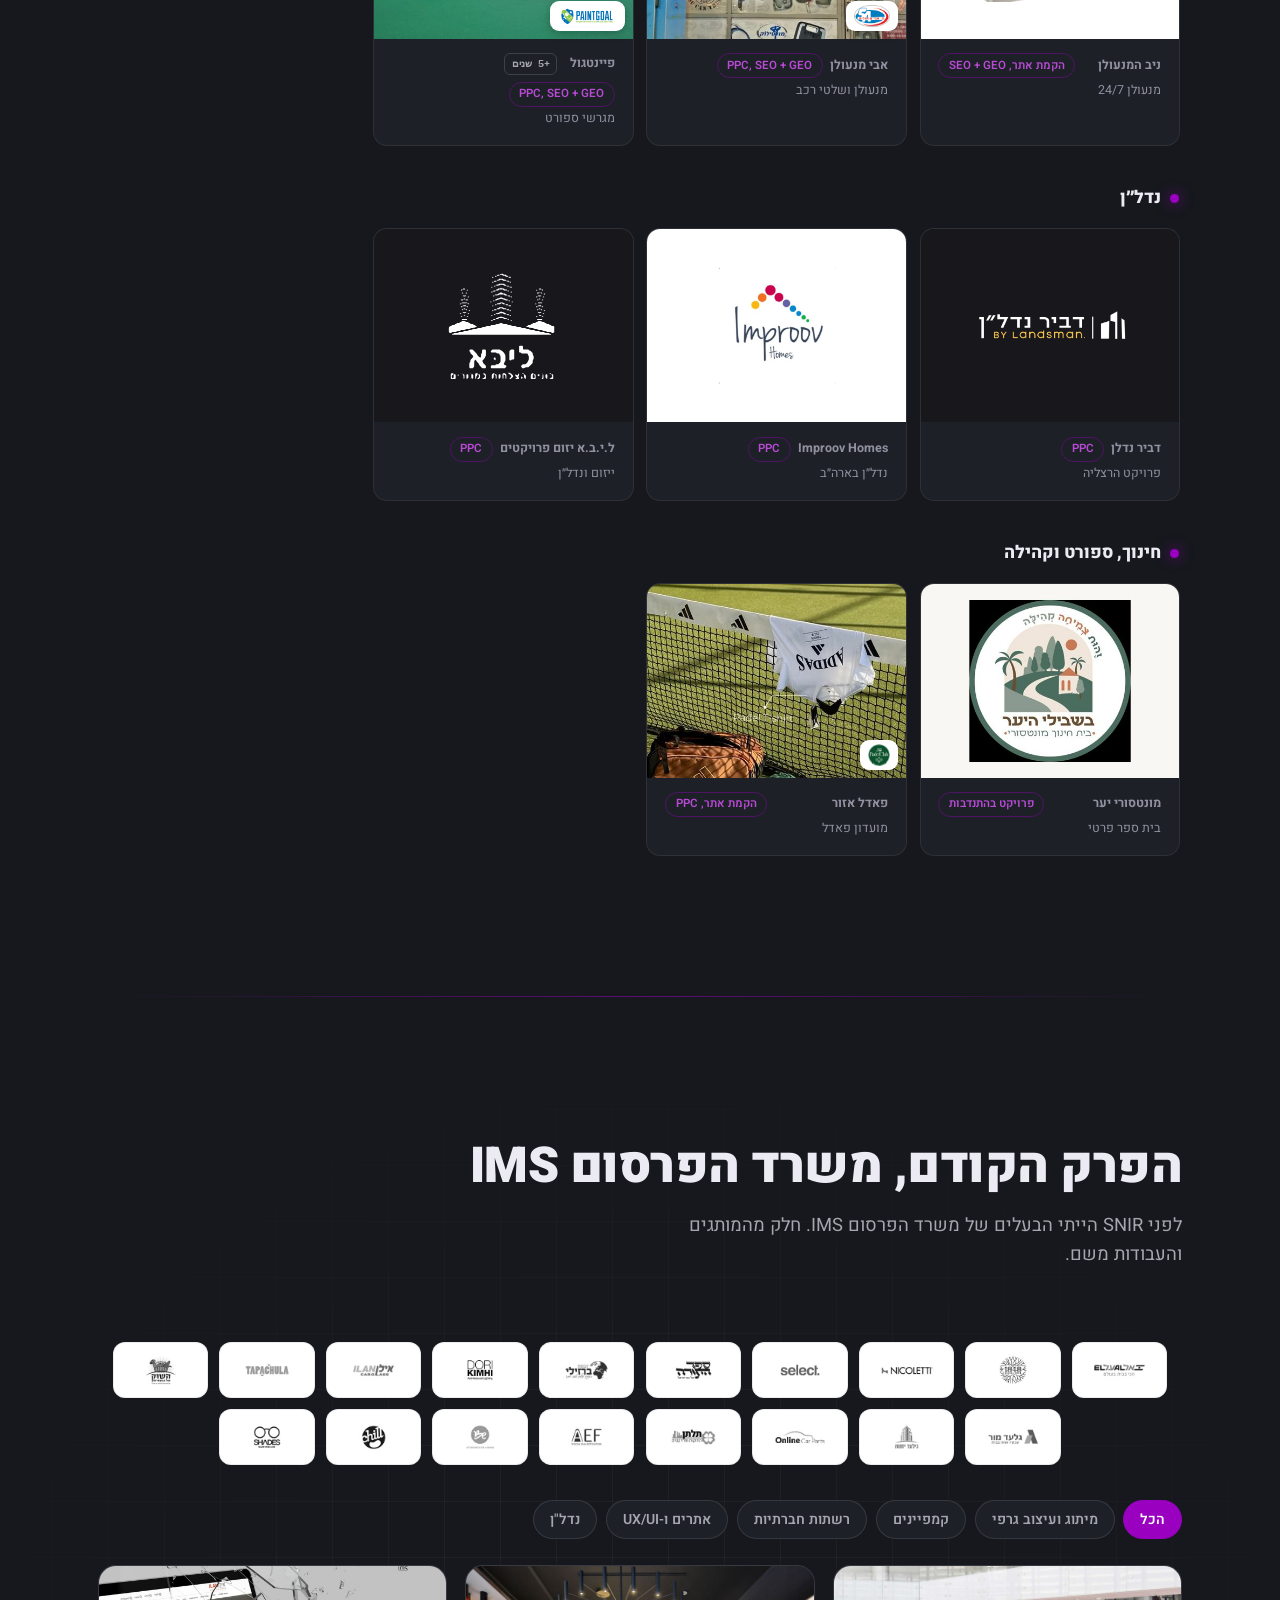
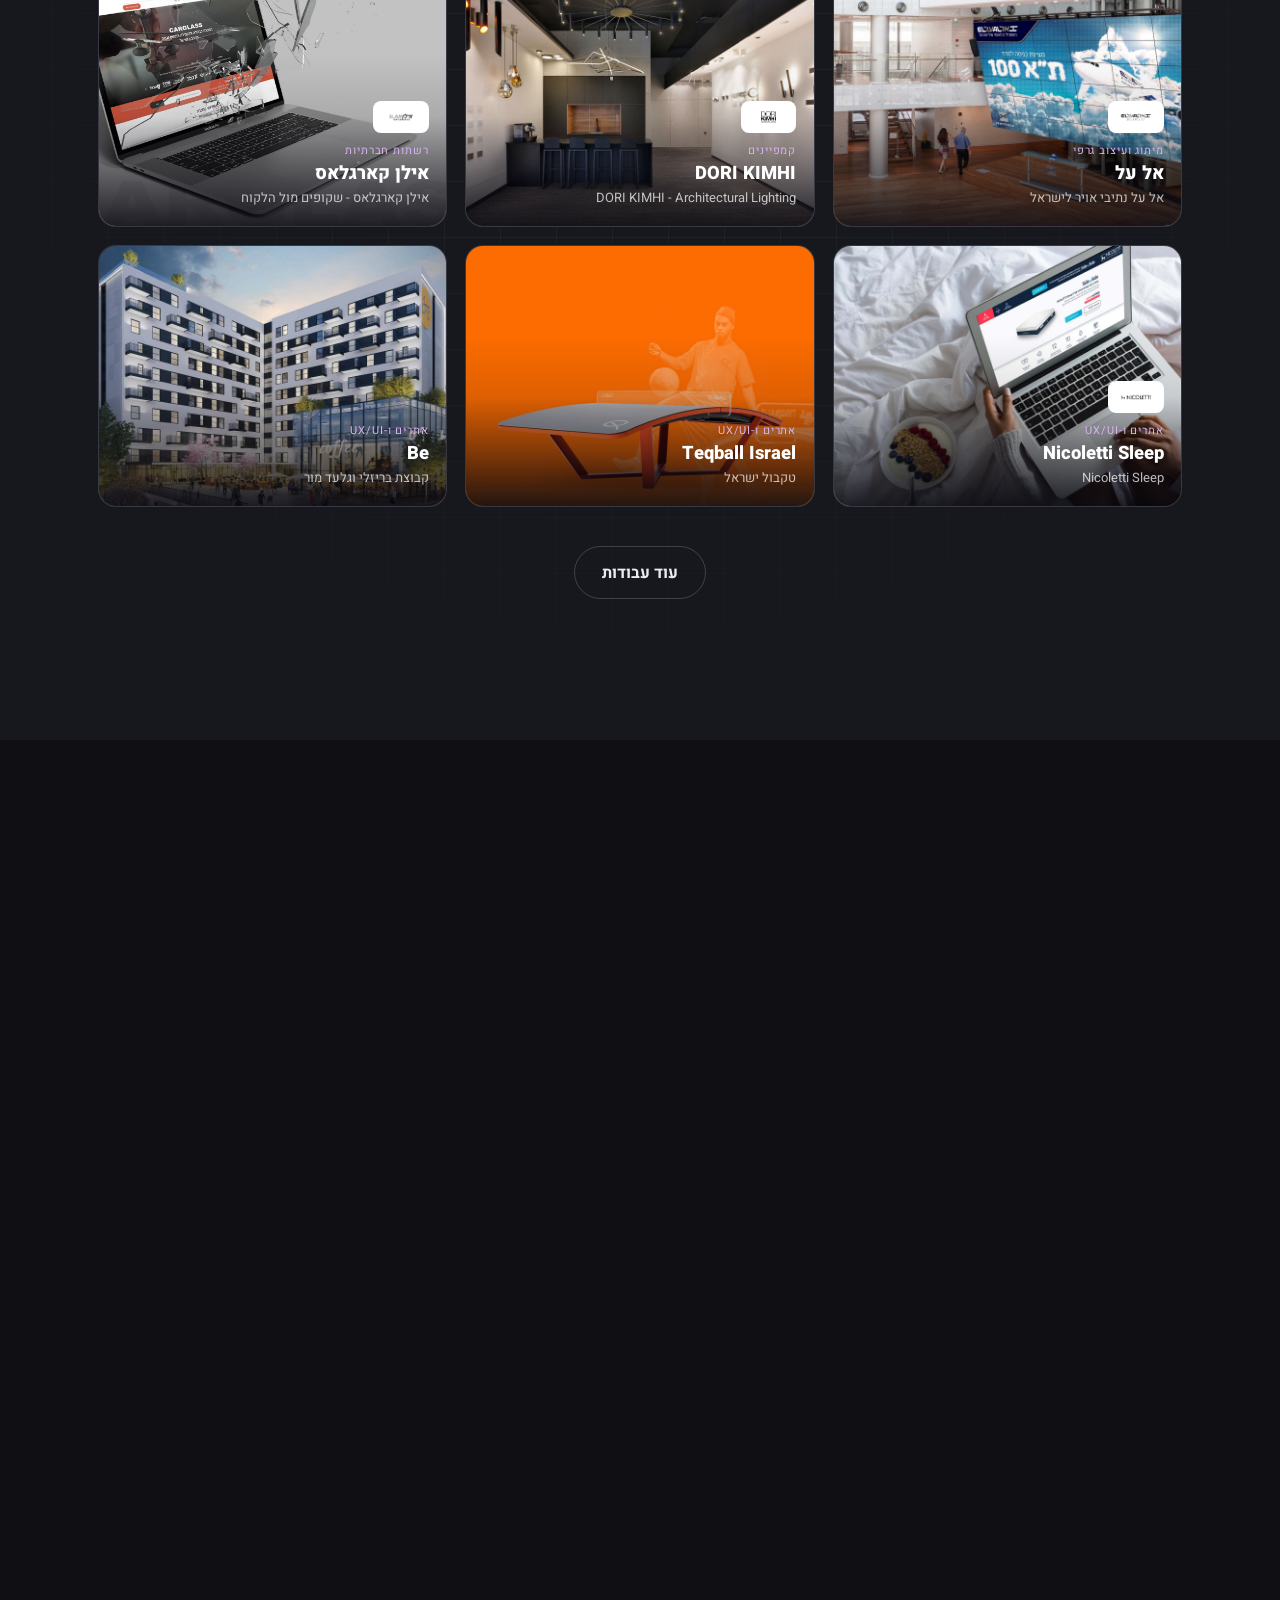
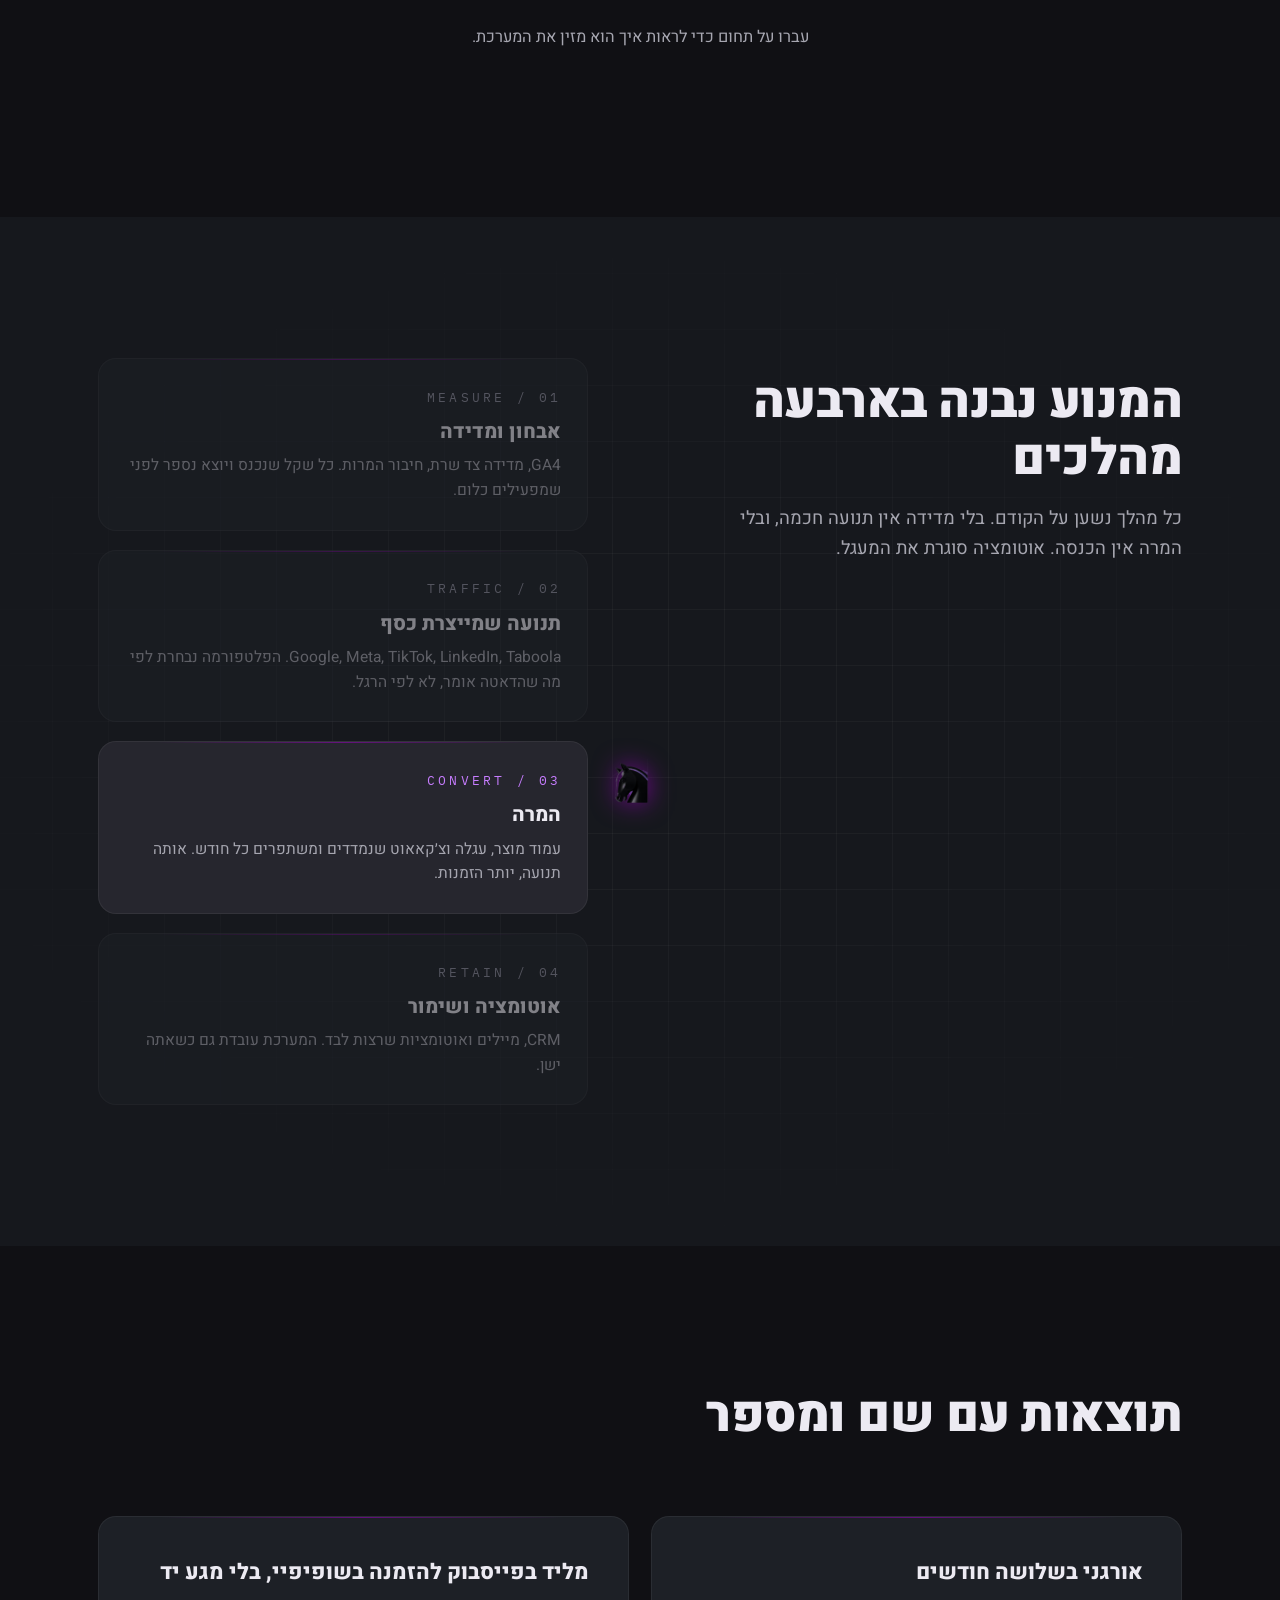
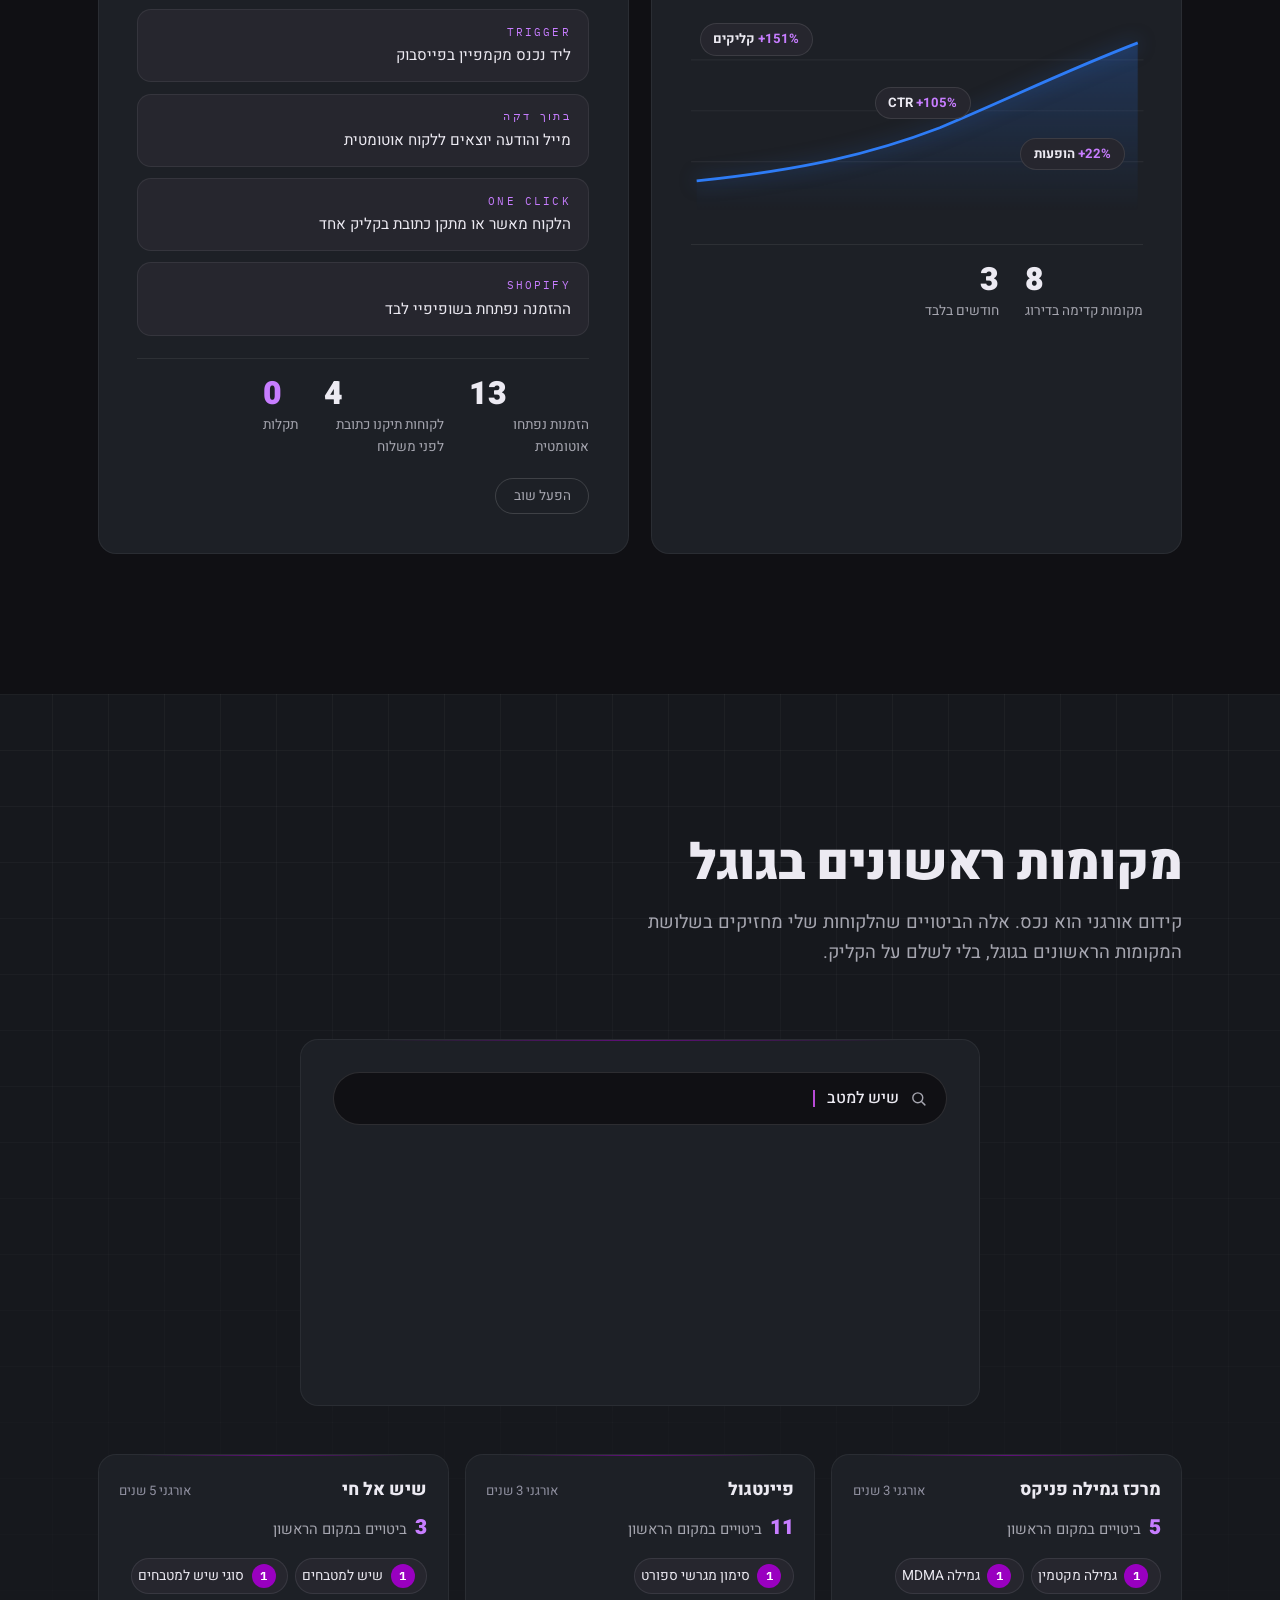
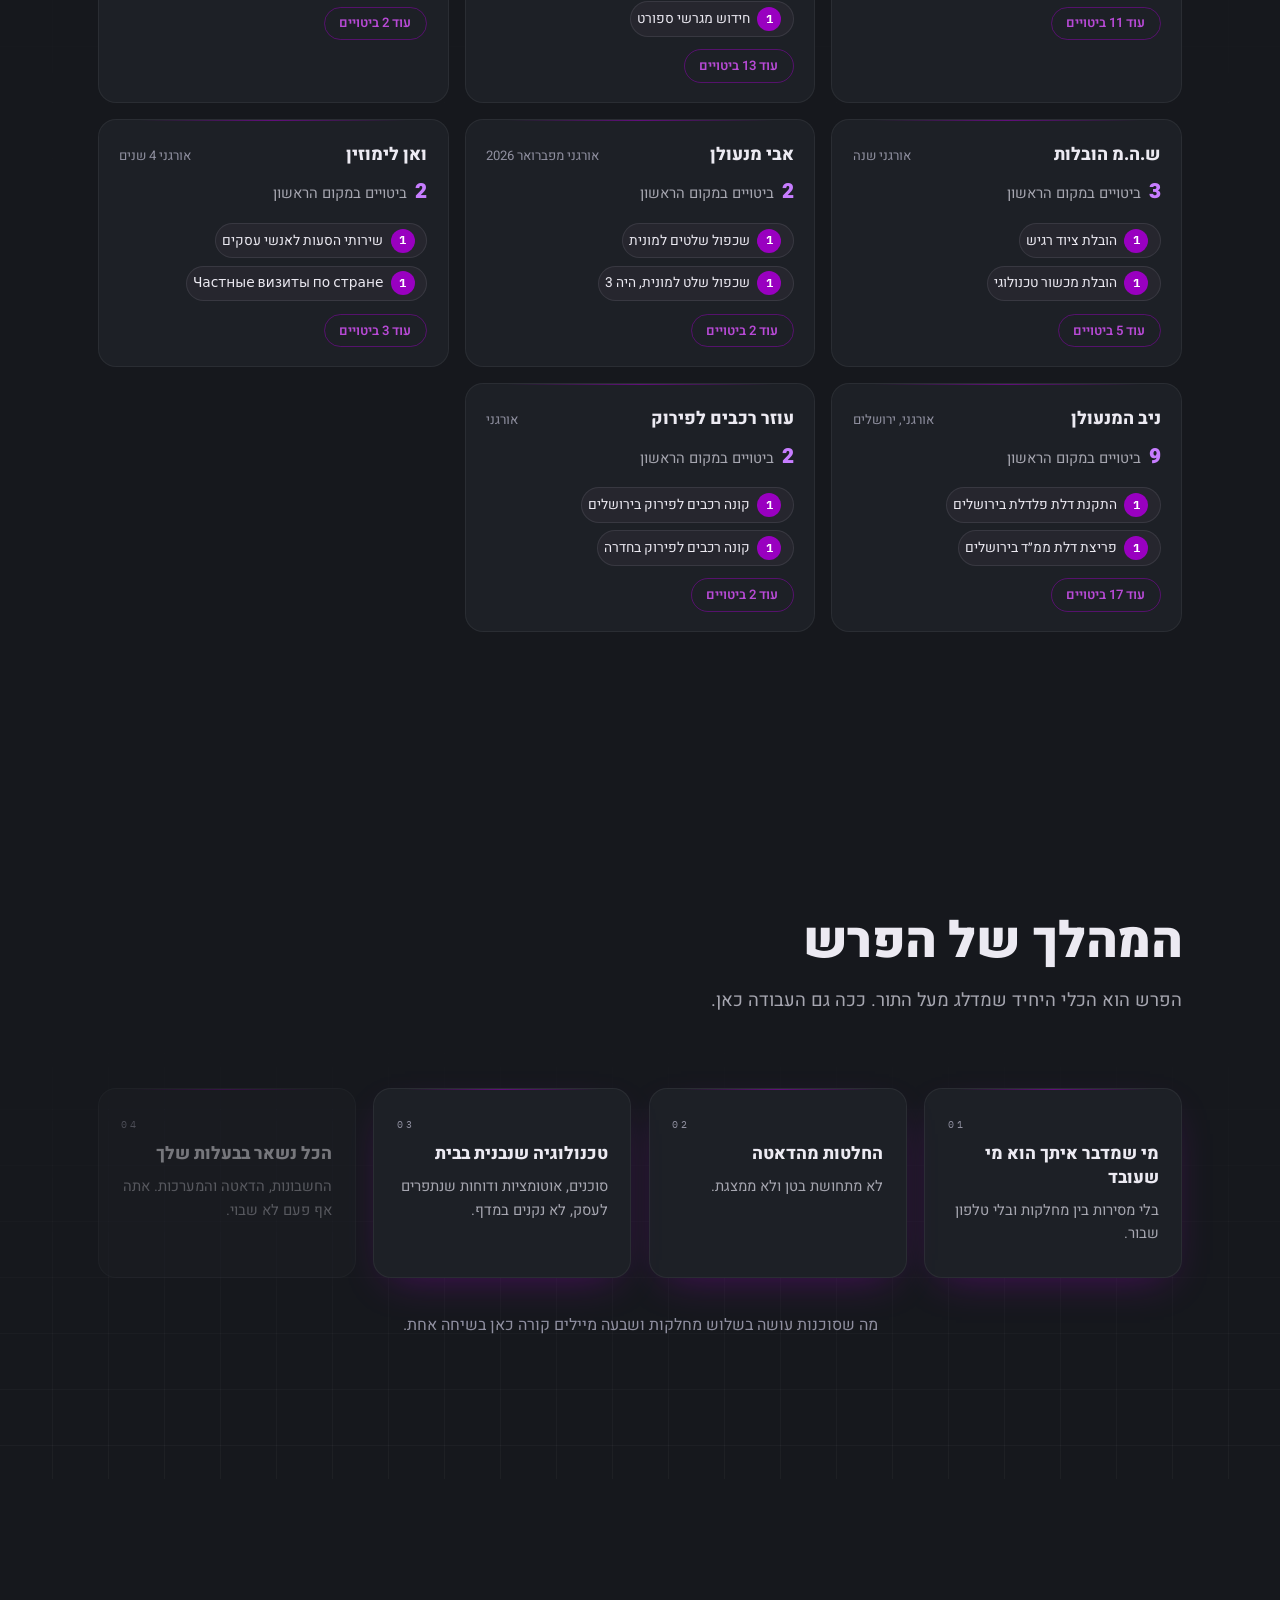
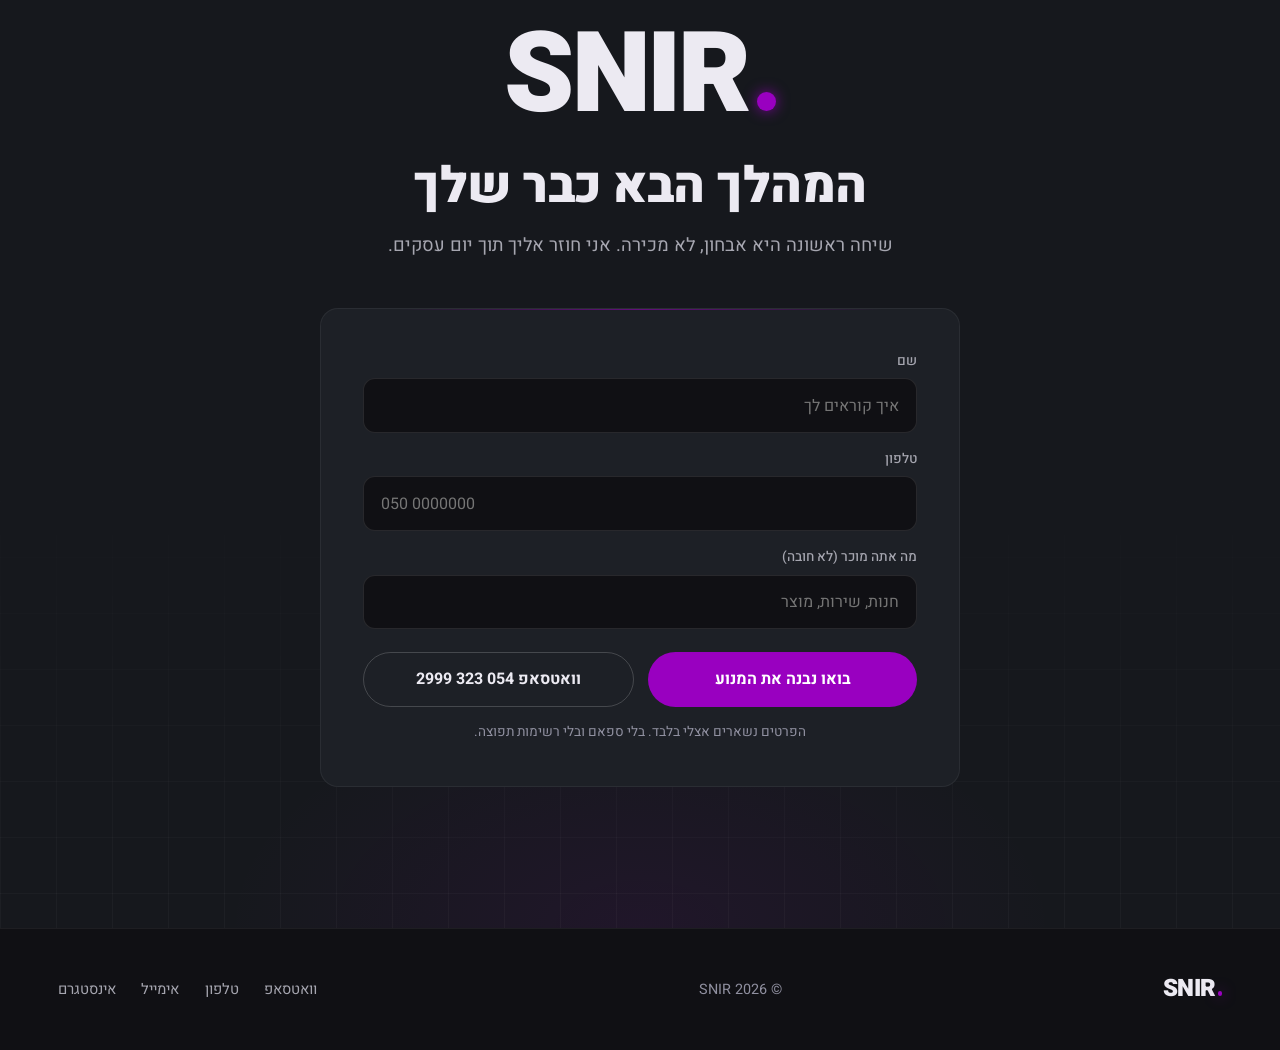
<file: index-dark.html>
<!DOCTYPE html>
<html lang="he" dir="rtl">
<head>
  <!-- Google Tag Manager -->
  <script>(function(w,d,s,l,i){w[l]=w[l]||[];w[l].push({'gtm.start':
  new Date().getTime(),event:'gtm.js'});var f=d.getElementsByTagName(s)[0],
  j=d.createElement(s),dl=l!='dataLayer'?'&l='+l:'';j.async=true;j.src=
  'https://www.googletagmanager.com/gtm.js?id='+i+dl;f.parentNode.insertBefore(j,f);
  })(window,document,'script','dataLayer','GTM-WCPBBN33');</script>
  <!-- End Google Tag Manager -->

  <meta charset="UTF-8">
  <meta name="viewport" content="width=device-width, initial-scale=1.0">
  <title>SNIR. · מנוע צמיחה, דאטה ואוטומציה</title>
  <meta name="description" content="שניר זיו מחבר פרסום ממומן, דאטה, CRO ואוטומציה למערכת אחת שהופכת קליקים להכנסה. מלווה עסקים ומותגים מאז 2014, עם שליטה מלאה בכל המספרים.">
  <meta name="theme-color" content="#101014">
  <meta name="robots" content="noindex, nofollow">
    <meta property="og:type" content="website">
  <meta property="og:url" content="https://snirdote.co.il/">
  <meta property="og:title" content="SNIR. · מנוע צמיחה, דאטה ואוטומציה">
  <meta property="og:description" content="קמפיינים הם רק ההתחלה. פרפורמנס, דאטה, CRO ואוטומציה במערכת אחת, מהקליק ועד להכנסה.">
  <meta property="og:image" content="https://snirdote.co.il/assets/brand/snir-seal.png">
  <meta property="og:locale" content="he_IL">
  <meta property="og:site_name" content="SNIR">
  <meta property="og:image:alt" content="החותם של SNIR, פרש שחמט בתוך עיגול">
  <meta name="twitter:card" content="summary_large_image">
  <link rel="icon" type="image/png" href="assets/brand/favicon.png">
  <link rel="preconnect" href="https://fonts.googleapis.com">
  <link rel="preconnect" href="https://fonts.gstatic.com" crossorigin>
  <link href="https://fonts.googleapis.com/css2?family=Heebo:wght@400;500;700;800;900&family=IBM+Plex+Mono:wght@400;500&display=swap" rel="stylesheet">

<style>
/* ============ tokens ============ */
:root{
  --bg:#101014; --panel:#16181D; --card:#1D2026; --raise:#26262E;
  --purple:#9900C0; --purple-soft:#B84AD6; --blue:#2E7CF6; --pink:#C77DFF;
  --text:#ECEAF2; --dim:#A6A6B0; --mute:#9090A0;
  --mono:'IBM Plex Mono',monospace; --sans:'Heebo',system-ui,sans-serif;
  --maxw:1200px; --pad:clamp(1.25rem,4.5vw,4rem);
  --keyline:linear-gradient(90deg,transparent,rgba(153,0,192,.55),transparent);
}
*{margin:0;padding:0;box-sizing:border-box}
html{scroll-behavior:smooth}
body{font-family:var(--sans);background:var(--bg);color:var(--text);line-height:1.6;overflow-x:hidden}
a{color:inherit;text-decoration:none}
img{max-width:100%}
.wrap{max-width:var(--maxw);margin-inline:auto;padding-inline:var(--pad)}
section{padding-block:clamp(5rem,11vw,10rem);position:relative}
h2{font-size:clamp(1.9rem,4.5vw,3.1rem);font-weight:900;letter-spacing:-.01em;line-height:1.15}
.lead{color:var(--dim);font-size:clamp(1rem,2.2vw,1.15rem);max-width:56ch}
.mono{font-family:var(--mono);font-size:.72rem;letter-spacing:.28em;text-transform:uppercase;color:var(--mute);display:block;direction:ltr;unicode-bidi:isolate;text-align:match-parent}
.mono.p{color:var(--mute)}
.grad{background:linear-gradient(92deg,var(--purple-soft),var(--pink));-webkit-background-clip:text;background-clip:text;color:transparent}
.dot{display:inline-block;width:.16em;height:.16em;border-radius:50%;background:var(--purple);vertical-align:baseline;margin-inline-start:.08em;box-shadow:0 0 14px rgba(153,0,192,.8)}
.sec-head{margin-bottom:clamp(2.5rem,6vw,4.5rem)}
.sec-head .mono{margin-bottom:.9rem}

/* keyline top edge for cards */
.kcard{background:var(--card);border-radius:18px;position:relative;border:1px solid rgba(255,255,255,.06)}
.kcard::before{content:"";position:absolute;top:0;inset-inline:12%;height:1px;background:var(--keyline)}

/* ============ reveal system ============ */
.reveal{opacity:0;transform:translateY(14px);transition:opacity .7s cubic-bezier(.2,.7,.2,1),transform .7s cubic-bezier(.2,.7,.2,1);transition-delay:calc(var(--i,0)*75ms)}
.reveal.on{opacity:1;transform:none}

/* ============ signal thread ============ */
#thread{position:fixed;inset-block:0;inset-inline-end:26px;width:2px;z-index:5;pointer-events:none}
#thread .track{position:absolute;inset:0;background:rgba(255,255,255,.05)}
#thread .fill{position:absolute;top:0;left:0;width:100%;height:100%;background:linear-gradient(180deg,var(--purple),var(--pink));transform:scaleY(0);transform-origin:top;box-shadow:0 0 10px rgba(153,0,192,.6)}
#thread .head{position:absolute;left:50%;top:0;width:10px;height:10px;border-radius:50%;background:var(--purple);box-shadow:0 0 16px 4px rgba(153,0,192,.55);transform:translate(-50%,-50%)}
@media(max-width:900px){#thread{display:none}}

/* ============ cursor glow ============ */
#cursor{position:fixed;width:460px;height:460px;border-radius:50%;pointer-events:none;z-index:1;
  background:radial-gradient(circle,rgba(153,0,192,.09),transparent 65%);transform:translate(-50%,-50%);left:0;top:0}
@media(hover:none){#cursor{display:none}}

/* ============ topbar ============ */
.topbar{position:fixed;inset-inline:0;top:0;z-index:50;display:flex;align-items:center;justify-content:space-between;
  padding:.9rem var(--pad);backdrop-filter:blur(14px);background:rgba(16,16,20,.72);border-bottom:1px solid rgba(255,255,255,.05)}
.brand{font-weight:900;font-size:1.5rem;letter-spacing:-.02em;direction:ltr}
.brand .dot{width:.2em;height:.2em;animation:dotpulse 2.6s ease-in-out infinite}
@keyframes dotpulse{0%,100%{box-shadow:0 0 10px rgba(153,0,192,.55)}50%{box-shadow:0 0 22px 4px rgba(153,0,192,.95)}}
.topbar nav{display:flex;gap:2.2rem}
.topbar nav a{color:var(--dim);font-size:1.1rem;font-weight:600;transition:color .2s}
.topbar nav a:hover{color:var(--text)}
.btn{display:inline-flex;align-items:center;gap:.55rem;background:var(--purple);color:#fff;font-weight:700;
  padding:.85rem 1.7rem;border-radius:999px;border:none;cursor:pointer;font-size:1rem;font-family:var(--sans);
  transition:transform .2s,box-shadow .2s,background .2s;will-change:transform}
.btn:hover{box-shadow:0 8px 34px -8px rgba(153,0,192,.75);background:#AB0FD4}
.btn.ghost{background:transparent;border:1px solid rgba(255,255,255,.18);color:var(--text)}
.btn.ghost:hover{border-color:var(--purple-soft);color:#fff;box-shadow:none}
.nav-toggle{display:none;background:none;border:none;color:var(--text);cursor:pointer}
@media(max-width:900px){
  .topbar nav{display:none;position:absolute;top:100%;inset-inline:0;background:rgba(16,16,20,.97);flex-direction:column;padding:1.4rem var(--pad);gap:1.1rem;border-bottom:1px solid rgba(255,255,255,.07)}
  .topbar.open nav{display:flex}
  .nav-toggle{display:block}
  .topbar .btn{padding:.6rem 1.1rem;font-size:.9rem}
}

/* ============ hero ============ */
.hero{min-height:min(100svh,820px);display:flex;align-items:center;padding-top:5.5rem;padding-bottom:1rem;
  background:
    radial-gradient(52vw 46vh at 12% 8%,rgba(199,125,255,.05),transparent 60%),
    radial-gradient(44vw 40vh at 88% 82%,rgba(153,0,192,.06),transparent 60%),
    var(--bg)}
.hero::before{content:"";position:absolute;inset:0;
  background-image:radial-gradient(rgba(255,255,255,.05) 1px,transparent 1px);
  background-size:34px 34px;mask-image:radial-gradient(60% 60% at 50% 40%,#000 20%,transparent 100%);pointer-events:none}
.hero .wrap{display:grid;grid-template-columns:1.05fr .95fr;gap:clamp(2rem,5vw,5rem);align-items:center;position:relative;z-index:2}
.hero h1{font-size:clamp(2.1rem,4.6vw,3.6rem);font-weight:900;line-height:1.12;letter-spacing:-.015em}
.hero h1 .line{display:block;overflow:hidden}
.hero h1 .line>span{display:inline-block;transform:translateY(110%);animation:riseup .9s cubic-bezier(.2,.75,.2,1) forwards}
.hero h1 .line:nth-child(2)>span{animation-delay:.12s}
@keyframes riseup{to{transform:none}}
.hero .sub{margin-top:1.5rem;max-width:54ch}
.hero .ctas{margin-top:2.3rem;display:flex;gap:1rem;flex-wrap:wrap}
.hero .eyebrow{margin-bottom:1.2rem}

@keyframes drawline{to{stroke-dashoffset:0}}
/* hero growth engine */
.hdot{display:inline-block;width:.15em;height:.15em;border-radius:50%;background:var(--purple);
  margin-inline-start:.1em;box-shadow:0 0 10px rgba(153,0,192,.55)}
.engine{padding:1.4rem 1.5rem 1.2rem;background:linear-gradient(165deg,rgba(255,255,255,.035),rgba(255,255,255,0)) ,var(--card);
  box-shadow:0 40px 80px -40px rgba(0,0,0,.8);max-width:430px;justify-self:end;width:100%}
.eng-head{display:flex;align-items:center;justify-content:space-between;margin-bottom:1.2rem;
  padding-bottom:.9rem;border-bottom:1px solid rgba(255,255,255,.06)}
.eng-live{font-family:var(--mono);font-size:.68rem;letter-spacing:.22em;color:var(--dim);display:flex;align-items:center;gap:.5rem;direction:ltr}
.eng-live .pdot{width:7px;height:7px;border-radius:50%;background:#4ADE80;opacity:.75;animation:livepulse 2.4s infinite}
@keyframes livepulse{0%,100%{opacity:.75}50%{opacity:.35}}
.eng-flow{position:relative;display:flex;flex-direction:column;gap:.35rem;padding-inline-start:6px;padding-inline-end:30px}
.eng-line{position:absolute;top:14px;bottom:52px;inset-inline-start:20px;width:2px;
  background:rgba(255,255,255,.12)}
.eng-return{position:absolute;top:14px;bottom:52px;inset-inline-end:6px;width:20px;
  border:1px dashed rgba(255,255,255,.14);border-inline-start:none;
  border-start-end-radius:12px;border-end-end-radius:12px}
.eng-return-label{position:absolute;inset-inline-end:-6px;top:50%;transform:translateY(-50%) rotate(90deg);
  font-size:.6rem;color:var(--mute);letter-spacing:.12em;white-space:nowrap}
.sig{position:absolute;inset-inline-start:17px;top:0;width:8px;height:8px;border-radius:50%;
  background:var(--blue);box-shadow:0 0 7px 1px rgba(46,124,246,.45);animation:sigfall 4.2s linear infinite;opacity:0}
.sig.s2{animation-delay:2.1s;background:rgba(184,74,214,.85);box-shadow:0 0 7px 1px rgba(153,0,192,.4)}
@keyframes sigfall{0%{top:2%;opacity:0}10%{opacity:1}80%{opacity:1}92%{top:82%;opacity:0}100%{top:82%;opacity:0}}
.erow{display:flex;align-items:center;gap:.85rem;padding:.44rem .5rem;border-radius:10px;position:relative;
  opacity:0;transform:translateY(8px);animation:rowin .6s cubic-bezier(.2,.7,.2,1) forwards;animation-delay:calc(.25s + var(--d)*.12s)}
@keyframes rowin{to{opacity:1;transform:none}}
.eng-flow.cycling .erow{transition:opacity .45s,background .45s}
.eng-flow.cycling .erow:not(.act){opacity:.38}
.eng-flow.cycling .erow.act{opacity:1;background:var(--raise)}
.edot{width:14px;height:14px;border-radius:50%;flex:0 0 auto;background:var(--raise);
  border:2px solid rgba(255,255,255,.2);position:relative;z-index:1;transition:background .45s,border-color .45s,box-shadow .45s}
.erow.act .edot{background:var(--purple);border-color:transparent;box-shadow:0 0 12px 2px rgba(153,0,192,.55)}
.etxt{display:flex;flex-direction:column;line-height:1.25;flex:1}
.etxt b{font-size:.96rem;font-weight:700}
.emono{font-family:var(--mono);font-size:.56rem;letter-spacing:.22em;color:var(--mute);direction:ltr;text-align:start;unicode-bidi:isolate;align-self:flex-start}
.loop-chip-wrap{display:flex;justify-content:flex-end;margin-top:.6rem;min-height:2.1em}
.echip{font-family:var(--mono);font-size:.7rem;color:var(--dim);background:var(--bg);
  border:1px solid rgba(255,255,255,.09);border-radius:8px;padding:.3rem .7rem;direction:rtl;white-space:nowrap;
  transition:opacity .3s}
.echip.swap{opacity:0}
@media(max-width:900px){
  .hero .wrap{grid-template-columns:1fr}
  .engine{justify-self:center;max-width:420px}
}

/* ============ proof band ============ */
#proof{background:var(--panel)}
#proof::before,#proof::after{content:"";position:absolute;inset-inline:8%;height:1px;background:var(--keyline)}
#proof::before{top:0}#proof::after{bottom:0}
.stats{display:grid;grid-template-columns:repeat(4,1fr);gap:1.1rem}
@media(max-width:820px){.stats{grid-template-columns:repeat(2,1fr)}}
.stat{padding:1.9rem 1.2rem;text-align:center}
.stat .num{font-weight:900;font-size:clamp(2.3rem,4.6vw,3.4rem);line-height:1;letter-spacing:-.02em;direction:ltr}
.stat.hot .num{background:linear-gradient(92deg,var(--purple-soft),var(--pink));-webkit-background-clip:text;background-clip:text;color:transparent}
.stat .lbl{color:var(--dim);margin-top:.7rem;font-size:.98rem}
.src{margin-top:1.6rem;text-align:center;color:var(--mute);font-size:.88rem}
.src .mono{margin-top:.5rem}
/* clients marquee */
.clients-head{margin-top:clamp(2.5rem,6vw,4rem);text-align:center}
.marq{margin-top:1.2rem;overflow:hidden;position:relative;
  mask-image:linear-gradient(90deg,transparent,#000 10%,#000 90%,transparent)}
.marq .row{display:flex;gap:.9rem;width:max-content;animation:marq 60s linear infinite}
.marq .row.rev{animation-direction:reverse;animation-duration:70s}
.marq:hover .row{animation-play-state:paused}
@keyframes marq{to{transform:translateX(50%)}}
.cchip{display:flex;flex-direction:column;gap:.1rem;background:var(--card);border:1px solid rgba(255,255,255,.07);
  border-radius:14px;padding:.7rem 1.25rem;white-space:nowrap;transition:border-color .25s,transform .25s}
.cchip:hover{border-color:rgba(153,0,192,.55);transform:translateY(-2px)}
.cchip b{font-size:.95rem;font-weight:700;color:var(--text)}
.cchip span{font-size:.78rem;color:var(--mute)}
.cchip i{font-style:normal;font-size:.78rem;color:var(--purple-soft);margin-top:.15rem}
.cgroup{max-width:1080px;margin:2.4rem auto 0}
.cg-title{display:flex;align-items:center;gap:.55rem;font-weight:800;font-size:1.1rem}
.cg-title .dot{width:.5em;height:.5em}
.cg-grid{display:grid;grid-template-columns:repeat(auto-fill,minmax(230px,1fr));gap:.8rem;margin-top:.95rem}
.cg-grid .cchip{white-space:normal;padding:0;overflow:hidden;display:flex;flex-direction:column}
.cmedia{width:100%;aspect-ratio:4/3;height:auto;object-fit:cover;display:block}
.ctile{display:flex;align-items:center;justify-content:center;position:relative;background:linear-gradient(150deg,var(--raise),var(--panel))}
.ctile span{font-weight:900;font-size:2.6rem;opacity:.5}
.ctile em{position:absolute;width:10px;height:10px;border-radius:50%;background:var(--purple);inset-inline-end:14px;bottom:12px;box-shadow:0 0 12px rgba(153,0,192,.6)}
.cbody{padding:.8rem 1.1rem 1rem;display:flex;flex-direction:column;gap:.15rem}
.cwrap{position:relative}
.clogo{position:absolute;bottom:8px;inset-inline-start:8px;background:#fff;border-radius:9px;
  padding:4px 8px;display:flex;align-items:center;box-shadow:0 2px 10px rgba(0,0,0,.25)}
.clogo img{height:22px;width:auto;max-width:92px;object-fit:contain;display:block}
.clogo.dk{background:#26262E;border:1px solid rgba(255,255,255,.18)}
.ltile{display:flex;align-items:center;justify-content:center;background:#FFFFFF}
.ltile img{max-width:70%;max-height:62%;width:auto;height:auto;object-fit:contain;image-rendering:auto}
.ltile.dk{background:#17171C}
/* featured clients */
.fc-grid{max-width:1080px;margin:1rem auto 0;display:grid;grid-template-columns:repeat(3,1fr);gap:1rem}
@media(max-width:820px){.fc-grid{grid-template-columns:1fr}}
.fc-card{overflow:hidden;margin:0}
.fc-card img{width:100%;height:230px;object-fit:cover;display:block}
.fc-card figcaption{padding:1rem 1.2rem 1.2rem;display:flex;flex-direction:column;gap:.15rem}
.fc-card b{font-size:1.05rem;font-weight:800}
.fc-card span{color:var(--mute);font-size:.85rem}
.fc-card i{font-style:normal;color:var(--purple-soft);font-size:.85rem}

.cchip b{display:flex;align-items:center;gap:.45rem;flex-wrap:wrap}
.cchip i.cwork{margin-inline-start:auto;margin-top:0;font-style:normal;font-size:.72rem;font-weight:600;color:var(--purple-soft);border:1px solid rgba(153,0,192,.4);border-radius:999px;padding:.14rem .6rem;white-space:nowrap}
.cchip .yrs bdi{direction:ltr;unicode-bidi:isolate}
.cchip .yrs{text-decoration:none;font-family:var(--mono);font-size:.62rem;color:var(--dim);border:1px solid rgba(255,255,255,.14);border-radius:6px;padding:.1rem .4rem;margin-inline-start:.35rem;vertical-align:middle}

/* ============ ecosystem ============ */
.eco-stage{position:relative;max-width:680px;margin-inline:auto}
.eco-stage svg{width:100%;height:auto;display:block}
.eco-stage .cl{stroke:rgba(255,255,255,.10);stroke-width:1.2;fill:none;transition:stroke .25s,stroke-width .25s}
.eco-stage .cl.hot{stroke:var(--blue);stroke-width:2}
.eco-node{position:absolute;transform:translate(-50%,-50%);background:var(--card);border:1px solid rgba(255,255,255,.09);
  border-radius:999px;padding:.65rem 1.15rem;font-weight:700;font-size:.92rem;white-space:nowrap;cursor:default;
  transition:transform .25s,border-color .25s,opacity .25s,box-shadow .25s}
.eco-node:hover{transform:translate(-50%,-50%) translateY(-4px);border-color:var(--purple-soft);box-shadow:0 10px 30px -12px rgba(153,0,192,.6)}
.eco-stage.dimmed .eco-node:not(:hover):not(.core){opacity:.45}
.eco-node.core{background:var(--purple);border-color:transparent;font-weight:900;font-size:1.05rem;direction:ltr;
  box-shadow:0 0 40px -6px rgba(153,0,192,.8);padding:.85rem 1.5rem}
.eco-tip{min-height:3.2em;margin-top:1.6rem;text-align:center;color:var(--dim);font-size:1.02rem;transition:opacity .25s}
.eco-cards{display:none}
@media(max-width:760px){
  .eco-stage,.eco-tip{display:none}
  .eco-cards{display:flex;flex-direction:column;gap:.9rem}
  .eco-cards .kcard{padding:1.3rem 1.4rem}
  .eco-cards h3{font-size:1.05rem;margin-bottom:.3rem;display:flex;align-items:center;gap:.5rem}
  .eco-cards p{color:var(--dim);font-size:.95rem}
}

/* ============ method ============ */
#method{background:var(--panel)}
.method-grid{display:grid;grid-template-columns:.9fr 1.1fr;gap:clamp(2rem,6vw,5rem)}
@media(max-width:860px){.method-grid{grid-template-columns:1fr}}
.method-sticky{position:sticky;top:7rem;align-self:start}
@media(max-width:860px){.method-sticky{position:static}}
.steps{display:flex;flex-direction:column;gap:1.2rem;position:relative;padding-inline-start:64px}
.steps .knight{position:absolute;inset-inline-start:0;top:8px;width:44px;height:44px;transition:top .55s cubic-bezier(.5,-.25,.3,1.4)}
.steps .knight img{width:100%;height:100%;object-fit:contain;filter:drop-shadow(0 0 12px rgba(153,0,192,.7))}
.step{padding:1.6rem 1.6rem;opacity:.5;transition:opacity .4s,background .4s}
.step.on{opacity:1;background:var(--raise)}
.step .n{font-family:var(--mono);color:var(--mute);font-size:.8rem;letter-spacing:.25em}
.step.on .n{color:var(--pink)}
.step h3{font-size:1.25rem;font-weight:800;margin:.35rem 0 .4rem}
.step p{color:var(--dim);font-size:.97rem}

/* ============ results ============ */
.cases{display:grid;grid-template-columns:1fr 1fr;gap:1.4rem}
@media(max-width:900px){.cases{grid-template-columns:1fr}}
.case{padding:clamp(1.5rem,3.5vw,2.4rem)}
.case .mono{margin-bottom:1rem}
.case h3{font-size:1.35rem;font-weight:800;margin-bottom:1.2rem}
/* chart */
.chart{position:relative}
.chart svg{width:100%;height:auto;overflow:visible}
.chart .grid-l{stroke:rgba(255,255,255,.05);stroke-width:1}
.chart .line{stroke:var(--blue);stroke-width:2.5;fill:none;filter:drop-shadow(0 0 8px rgba(46,124,246,.5))}
.chart .area{fill:url(#areaGrad);opacity:0}
.chart.on .area{animation:fadein 1s 1.2s forwards}
@keyframes fadein{to{opacity:1}}
.chart .line.go{stroke-dasharray:var(--len);stroke-dashoffset:var(--len);animation:drawline 1.6s .2s cubic-bezier(.5,0,.3,1) forwards}
.chip{position:absolute;background:var(--raise);border:1px solid rgba(255,255,255,.1);border-radius:999px;
  padding:.3rem .8rem;font-size:.82rem;font-weight:700;white-space:nowrap;opacity:0;transform:translateY(6px);
  transition:opacity .5s,transform .5s;direction:rtl}
.chart.on .chip{opacity:1;transform:none}
.chip b{color:var(--pink);direction:ltr;unicode-bidi:isolate}
/* ledclub feed */
.feed{display:flex;flex-direction:column;gap:.7rem}
.bub{background:var(--raise);border:1px solid rgba(255,255,255,.07);border-radius:14px;padding:.85rem 1.1rem;
  font-size:.95rem;color:var(--text);opacity:0;transform:translateY(10px);transition:opacity .5s,transform .5s}
.feed.play .bub{opacity:1;transform:none}
.feed.play .bub:nth-child(1){transition-delay:.1s}
.feed.play .bub:nth-child(2){transition-delay:.7s}
.feed.play .bub:nth-child(3){transition-delay:1.3s}
.feed.play .bub:nth-child(4){transition-delay:1.9s}
.bub .t{font-family:var(--mono);font-size:.68rem;letter-spacing:.2em;color:var(--pink);display:block;margin-bottom:.15rem}
.case-nums{display:flex;gap:1.6rem;margin-top:1.4rem;padding-top:1.2rem;border-top:1px solid rgba(255,255,255,.07);flex-wrap:wrap}
.cn{display:flex;flex-direction:column}
.cn .v{font-weight:900;font-size:2rem;line-height:1;direction:ltr}
.cn.hot .v{color:var(--pink)}
.cn .l{color:var(--dim);font-size:.85rem;margin-top:.3rem;max-width:15ch}
.replay{margin-top:1.2rem;background:none;border:1px solid rgba(255,255,255,.15);color:var(--dim);border-radius:999px;
  padding:.45rem 1.1rem;font-family:var(--sans);font-size:.85rem;cursor:pointer;transition:color .2s,border-color .2s}
.replay:hover{color:#fff;border-color:var(--purple-soft)}

/* ecommerce band */
.ecom-band{margin-top:1.4rem;display:grid;grid-template-columns:auto 1fr;gap:clamp(1.5rem,4vw,3rem);align-items:center;padding:clamp(1.5rem,3.5vw,2.4rem)}
@media(max-width:760px){.ecom-band{grid-template-columns:1fr}}
.eb-stat{text-align:center;padding-inline-end:clamp(1rem,3vw,2.5rem);border-inline-end:1px solid rgba(255,255,255,.08)}
@media(max-width:760px){.eb-stat{border-inline-end:none;padding-inline-end:0;border-bottom:1px solid rgba(255,255,255,.08);padding-bottom:1.2rem}}
.eb-num{font-weight:900;font-size:clamp(2.2rem,5vw,3.2rem);line-height:1.1;direction:ltr;
  background:linear-gradient(92deg,var(--purple-soft),var(--pink));-webkit-background-clip:text;background-clip:text;color:transparent}
.eb-lbl{color:var(--dim);font-size:.9rem;margin-top:.4rem;max-width:22ch;margin-inline:auto}
.eb-body p{color:var(--dim);font-size:1rem;max-width:60ch}
.eb-chips{display:flex;flex-wrap:wrap;gap:.6rem;margin-top:1.1rem}
.eb-chips span{display:inline-flex;align-items:center;gap:.5rem;background:var(--raise);border:1px solid rgba(255,255,255,.09);
  border-radius:999px;padding:.4rem .9rem;font-size:.88rem;font-weight:700}
.eb-chips b{font-family:var(--mono);font-weight:400;font-size:.62rem;color:var(--dim);border:1px solid rgba(255,255,255,.14);border-radius:6px;padding:.1rem .4rem}

/* ============ organic serp ============ */
.serp-grid{display:grid;grid-template-columns:1.05fr .95fr;gap:1.4rem;align-items:start}
@media(max-width:900px){.serp-grid{grid-template-columns:1fr}}
.serp{padding:clamp(1.4rem,3vw,2rem)}
.serp-bar{display:flex;align-items:center;gap:.7rem;background:var(--bg);border:1px solid rgba(255,255,255,.12);
  border-radius:999px;padding:.8rem 1.2rem;color:var(--dim)}
.serp-q{font-size:1rem;color:var(--text);font-weight:500;min-height:1.5em}
.serp-caret{width:2px;height:1.1em;background:var(--purple-soft);animation:caret 1s steps(1) infinite}
@keyframes caret{50%{opacity:0}}
.serp-results{margin-top:1.3rem;display:flex;flex-direction:column;gap:.9rem}
.serp-hit{display:flex;gap:.9rem;align-items:flex-start;background:var(--raise);border:1px solid rgba(153,0,192,.4);
  border-radius:14px;padding:1rem 1.1rem;opacity:0;transform:translateY(8px);transition:opacity .5s,transform .5s}
.serp.show .serp-hit{opacity:1;transform:none}
.serp-pos{font-family:var(--mono);font-weight:500;font-size:1.05rem;color:var(--pink);border:1px solid rgba(153,0,192,.5);
  border-radius:8px;width:1.9em;height:1.9em;display:flex;align-items:center;justify-content:center;flex:0 0 auto}
.serp-hit-body{display:flex;flex-direction:column;gap:.25rem}
.serp-hit-body b{font-size:1.05rem}
.serp-tag{display:inline-flex;align-items:center;gap:.4rem;font-size:.78rem;color:var(--dim)}
.serp-skel{display:flex;flex-direction:column;gap:.5rem;padding:.9rem 1.1rem;border:1px solid rgba(255,255,255,.05);
  border-radius:14px;opacity:0;transition:opacity .5s .15s}
.serp.show .serp-skel{opacity:.55}
.serp-skel i{display:block;height:9px;border-radius:5px;background:rgba(255,255,255,.08)}
.ranks{display:grid;grid-template-columns:repeat(2,1fr);gap:.8rem}
#organic .serp-grid{grid-template-columns:1fr}
#organic .serp{max-width:680px;width:100%;margin-inline:auto}
.org-grid{display:grid;grid-template-columns:repeat(3,1fr);gap:1rem;margin-top:1.6rem}
@media(max-width:1000px){.org-grid{grid-template-columns:repeat(2,1fr)}}
@media(max-width:640px){.org-grid{grid-template-columns:1fr}}
.op{padding:1.3rem 1.3rem 1.2rem}
.op-head{display:flex;align-items:baseline;justify-content:space-between;gap:.8rem;flex-wrap:wrap}
.op-head b{font-size:1.1rem;font-weight:800}
.op-head span{color:var(--mute);font-size:.82rem}
.op-sum{margin-top:.4rem;color:var(--dim);font-size:.92rem}
.op-sum em{font-style:normal;font-weight:900;font-size:1.3rem;color:var(--pink);margin-inline-end:.25rem}
.kws{display:flex;flex-wrap:wrap;gap:.45rem;margin-top:.9rem}
.kw{display:inline-flex;align-items:center;gap:.45rem;font-size:.86rem;padding:.3rem .7rem .3rem .4rem;border-radius:999px;
  background:var(--raise);border:1px solid rgba(128,128,140,.2)}
.kw b{font-family:var(--mono);font-size:.72rem;width:1.5rem;height:1.5rem;border-radius:50%;display:inline-flex;align-items:center;justify-content:center;background:rgba(128,128,140,.18);color:var(--text)}
.kw.p1 b{background:var(--purple);color:#fff}
.kws.collapsed .kw:nth-child(n+3){display:none}
.kw-more{margin-top:.8rem;background:none;border:1px solid rgba(153,0,192,.45);color:var(--purple-soft);border-radius:999px;
  padding:.35rem .9rem;font-family:var(--sans);font-size:.82rem;font-weight:600;cursor:pointer;transition:background .2s,color .2s}
.kw-more:hover{background:var(--purple);color:#fff}
.ranks-note{grid-column:1/-1}
@media(max-width:560px){.ranks{grid-template-columns:1fr}}
.rank{display:flex;align-items:center;gap:1rem;padding:1rem 1.2rem}
.rank .rk{font-family:var(--mono);font-size:1.25rem;color:var(--pink);border:1px solid rgba(153,0,192,.5);
  border-radius:10px;width:2em;height:2em;display:flex;align-items:center;justify-content:center;flex:0 0 auto}
.rank b{display:block;font-size:1.02rem}
.rank span{display:block;color:var(--mute);font-size:.85rem}
.ranks-note{color:var(--mute);font-size:.9rem;margin-top:.6rem}


/* ============ IMS portfolio ============ */
.ims-logos{display:flex;flex-wrap:wrap;gap:.7rem;justify-content:center;margin-bottom:2.2rem}
.ims-logos .logo-chip{background:#fff;border-radius:12px;padding:.5rem .9rem;border:1px solid rgba(0,0,0,.08);display:flex;align-items:center}
.ims-logos img{height:38px;width:auto;max-width:120px;object-fit:contain;display:block}
.work-filter{display:flex;flex-wrap:wrap;gap:.55rem;margin-bottom:1.6rem}
.work-filter button{font-family:var(--sans);font-weight:600;font-size:.88rem;color:var(--dim);background:var(--card);border:1px solid rgba(128,128,140,.25);border-radius:999px;padding:.5rem 1rem;cursor:pointer;transition:all .2s}
.work-filter button:hover{color:var(--text)}
.work-filter button.is-active{background:var(--purple);color:#fff;border-color:var(--purple)}
.work-grid{display:grid;grid-template-columns:repeat(3,1fr);gap:clamp(.85rem,1.4vw,1.25rem)}
@media(max-width:900px){.work-grid{grid-template-columns:repeat(2,1fr)}}
@media(max-width:560px){.work-grid{grid-template-columns:1fr}}
.work-card{position:relative;display:block;width:100%;padding:0;text-align:start;cursor:pointer;border:1px solid rgba(128,128,140,.2);border-radius:18px;overflow:hidden;aspect-ratio:4/3;background:var(--raise);font:inherit;color:inherit;transition:transform .25s,box-shadow .25s}
.work-card:hover{transform:translateY(-3px);box-shadow:0 24px 50px -26px rgba(153,0,192,.5)}
.work-card img,.work-card video{position:absolute;inset:0;width:100%;height:100%;object-fit:cover;transition:transform .6s ease}
.work-card:hover img,.work-card:hover video{transform:scale(1.05)}
.work-card .work-overlay{position:absolute;inset:0;display:flex;flex-direction:column;justify-content:flex-end;padding:1.1rem;background:linear-gradient(0deg,rgba(7,7,14,.88) 0%,rgba(7,7,14,.12) 42%,transparent 66%)}
.work-card .work-cat{font-size:11px;letter-spacing:.08em;color:#D8B4F0;margin-bottom:.3rem}
.work-card .work-title{font-weight:800;font-size:1.15rem;color:#fff;line-height:1.1}
.work-card .work-client{font-size:13px;color:rgba(255,255,255,.72);margin-top:.2rem}
.work-card .work-badge{display:none}
.work-card .work-logo{display:inline-flex;align-items:center;background:#fff;border-radius:8px;padding:5px 9px;margin-bottom:.55rem;align-self:flex-start}
.work-card .work-logo img{position:static;max-height:22px;max-width:100px;width:auto;height:auto;object-fit:contain;display:block}
.work-card[hidden]{display:none}
.work-more{display:flex;justify-content:center;margin-top:2.4rem}
.lightbox{position:fixed;inset:0;z-index:200;background:rgba(6,6,12,.9);backdrop-filter:blur(6px);display:none;align-items:center;justify-content:center;padding:clamp(1rem,4vw,3rem)}
.lightbox.is-open{display:flex}
.lightbox-inner{max-width:1050px;width:100%;max-height:100%;overflow-y:auto;display:grid;grid-template-columns:1.4fr 1fr;gap:clamp(1.25rem,3vw,2.5rem);background:#16181D;color:#ECEAF2;border:1px solid rgba(255,255,255,.1);border-radius:18px;padding:clamp(1.25rem,3vw,2.25rem)}
@media(max-width:820px){.lightbox-inner{grid-template-columns:1fr}}
.lightbox-gallery{display:flex;flex-direction:column;gap:.7rem}
.lightbox-gallery img,.lightbox-gallery video{width:100%;border-radius:12px;display:block}
.lb-cat{font-size:12px;letter-spacing:.1em;color:#D8B4F0}
.lightbox-meta h3{color:#fff;margin:.6rem 0 .35rem;font-size:1.4rem}
.lb-client{color:rgba(236,234,246,.7);font-weight:700;margin-bottom:1rem}
.lb-desc{font-size:15.5px;color:rgba(236,234,246,.7);white-space:pre-line}
.lb-subs{display:flex;flex-wrap:wrap;gap:.45rem;margin-top:1.25rem}
.lb-subs span{font-size:12px;color:rgba(236,234,246,.6);border:1px solid rgba(255,255,255,.15);border-radius:999px;padding:.3rem .7rem}
.lightbox-close{position:fixed;top:1.1rem;inset-inline-end:1.1rem;width:44px;height:44px;border-radius:50%;background:#16161f;border:1px solid rgba(255,255,255,.2);color:#fff;cursor:pointer;z-index:201;display:flex;align-items:center;justify-content:center;padding:0}


/* square grid pattern, reused from the closing section */
.gridbg{position:absolute;inset:0;pointer-events:none;z-index:0;
  background-image:linear-gradient(rgba(255,255,255,.035) 1px,transparent 1px),linear-gradient(90deg,rgba(255,255,255,.035) 1px,transparent 1px);
  background-size:56px 56px;background-position:center top}
.gridbg.g-top{-webkit-mask-image:linear-gradient(180deg,#000 0%,transparent 70%);mask-image:linear-gradient(180deg,#000 0%,transparent 70%)}
.gridbg.g-bottom{-webkit-mask-image:linear-gradient(0deg,#000 0%,transparent 70%);mask-image:linear-gradient(0deg,#000 0%,transparent 70%)}
.gridbg.g-mid{-webkit-mask-image:radial-gradient(ellipse 75% 65% at 50% 50%,#000 25%,transparent 80%);mask-image:radial-gradient(ellipse 75% 65% at 50% 50%,#000 25%,transparent 80%)}
section>.wrap{position:relative;z-index:1}
/* ============ why ============ */
.why-grid{display:grid;grid-template-columns:repeat(4,1fr);gap:1.1rem}
@media(max-width:980px){.why-grid{grid-template-columns:repeat(2,1fr)}}
@media(max-width:560px){.why-grid{grid-template-columns:1fr}}
.why{padding:1.7rem 1.4rem;min-height:190px;display:flex;flex-direction:column;gap:.6rem;opacity:.45;transition:opacity .6s,box-shadow .6s}
.why.lit{opacity:1;box-shadow:0 14px 40px -18px rgba(153,0,192,.45)}
.why .mono{font-size:.65rem}
.why h3{font-size:1.08rem;font-weight:800;line-height:1.35}
.why p{color:var(--dim);font-size:.92rem}
.contrast{margin-top:2.2rem;text-align:center;color:var(--mute);font-size:1rem}

/* ============ founder ============ */
#founder .card{display:grid;grid-template-columns:auto minmax(0,1fr);gap:clamp(1.6rem,4vw,3.2rem);align-items:center;
  padding:clamp(1.8rem,4vw,3rem);position:relative;overflow:hidden}
@media(max-width:720px){#founder .card{grid-template-columns:1fr}}
#founder{padding-block-start:clamp(2.5rem,5vw,4rem)}
.favatar{width:160px;height:160px;border-radius:50%;object-fit:cover;object-position:50% 28%;display:block;justify-self:center;
  box-shadow:0 0 0 4px var(--card),0 0 0 6px rgba(153,0,192,.45),0 18px 40px -22px rgba(0,0,0,.5)}50%{transform:scale(1.06)}}
#founder .role{color:var(--pink);font-weight:700;margin:.2rem 0 .9rem}
#founder blockquote{font-size:clamp(1.15rem,2.4vw,1.5rem);font-weight:800;line-height:1.45;margin-bottom:1rem}
.chips{display:flex;gap:.7rem;flex-wrap:wrap;margin-top:1.1rem}
.chips span{background:var(--raise);border:1px solid rgba(255,255,255,.08);border-radius:999px;padding:.4rem 1rem;font-size:.88rem;color:var(--dim)}
.chips a{border-color:rgba(153,0,192,.5);color:var(--text)}

/* ============ final cta ============ */
#cta{background:
  radial-gradient(50vw 40vh at 50% 100%,rgba(153,0,192,.08),transparent 65%),var(--panel)}
#cta::before{content:"";position:absolute;inset:auto 0 0 0;height:46%;
  background-image:linear-gradient(rgba(255,255,255,.03) 1px,transparent 1px),linear-gradient(90deg,rgba(255,255,255,.03) 1px,transparent 1px);
  background-size:56px 56px;mask-image:linear-gradient(180deg,transparent,#000);pointer-events:none}
.cta-mark{font-size:clamp(3.4rem,10vw,7rem);font-weight:900;letter-spacing:-.03em;direction:ltr;text-align:center;line-height:1}
.cta-mark .dot{width:.17em;height:.17em;position:relative}
.cta-mark .dot::after{content:"";position:absolute;inset:-8px;border-radius:50%;border:2px solid rgba(153,0,192,.6);
  opacity:0;transform:scale(.4)}
.cta-mark.on .dot::after{animation:ring 1.2s .3s ease-out}
@keyframes ring{0%{opacity:1;transform:scale(.4)}100%{opacity:0;transform:scale(2.6)}}
#cta h2{text-align:center;margin-top:1.6rem}
#cta .lead{text-align:center;margin-inline:auto;margin-top:1rem}
.cta-shell{max-width:640px;margin:3rem auto 0;padding:clamp(1.6rem,4vw,2.6rem)}
.cta-shell form{display:flex;flex-direction:column;gap:1rem}
.field label{display:block;font-size:.85rem;color:var(--dim);margin-bottom:.35rem;font-weight:500}
.field input{width:100%;background:var(--bg);border:1px solid rgba(255,255,255,.1);border-radius:12px;
  padding:.9rem 1.1rem;color:var(--text);font-family:var(--sans);font-size:1rem;transition:border-color .2s}
.field input:focus{outline:none;border-color:var(--purple-soft)}
.cta-row{display:flex;gap:.9rem;flex-wrap:wrap;margin-top:.4rem}
.cta-row .btn{flex:1;justify-content:center;min-width:200px}
.note{color:var(--mute);font-size:.85rem;text-align:center;margin-top:1rem}

/* ============ footer ============ */
footer{padding:2.6rem var(--pad);display:flex;align-items:center;justify-content:space-between;gap:1rem;flex-wrap:wrap;
  border-top:1px solid rgba(255,255,255,.06)}
footer .links{display:flex;gap:1.6rem;color:var(--dim);font-size:.92rem}
footer .links a:hover{color:var(--text)}

/* whatsapp float */
.wa-float{position:fixed;inset-inline-start:1.2rem;bottom:1.2rem;z-index:60;width:54px;height:54px;border-radius:50%;
  background:#25D366;display:flex;align-items:center;justify-content:center;color:#fff;
  box-shadow:0 10px 26px -8px rgba(0,0,0,.6);transition:transform .2s}
.wa-float:hover{transform:scale(1.08)}
.wa-float svg{width:28px;height:28px}

/* ============ reduced motion ============ */
@media(prefers-reduced-motion:reduce){
  *,*::before,*::after{animation-duration:.01ms!important;animation-iteration-count:1!important;transition-duration:.01ms!important}
  .reveal{opacity:1;transform:none}
  .flow .pulse{display:none}
  #cursor{display:none}
}
</style>
<script type="application/ld+json">
{"@context":"https://schema.org","@graph":[
 {"@type":["Organization","ProfessionalService"],"@id":"https://snirdote.co.il/#org",
  "name":"SNIR","url":"https://snirdote.co.il/",
  "logo":"https://snirdote.co.il/assets/brand/snir-seal.png",
  "image":"https://snirdote.co.il/assets/brand/snir-seal.png",
  "telephone":"+972543232999","email":"hello@snirdote.co.il",
  "foundingDate":"2014",
  "sameAs":["https://instagram.com/snir.studio"],
  "founder":{"@id":"https://snirdote.co.il/#snir"}},
 {"@type":"Person","@id":"https://snirdote.co.il/#snir",
  "name":"שניר זיו","jobTitle":"מייסד SNIR",
  "worksFor":{"@id":"https://snirdote.co.il/#org"}}
]}
</script>
</head>
<body>
<!-- Google Tag Manager (noscript) -->
<noscript><iframe src="https://www.googletagmanager.com/ns.html?id=GTM-WCPBBN33"
height="0" width="0" style="display:none;visibility:hidden"></iframe></noscript>
<!-- End Google Tag Manager (noscript) -->

<div id="cursor" aria-hidden="true"></div>
<div id="thread" aria-hidden="true"><div class="track"></div><div class="fill"></div><div class="head"></div></div>

<header class="topbar" id="topbar">
  <a href="#top" class="brand">SNIR<span class="dot"></span></a>
  <nav aria-label="ניווט">
    <a href="#eco">מה אני בונה</a>
    <a href="#method">המנוע</a>
    <a href="#results">תוצאות</a>
    <a href="#founder">מי מאחורי זה</a>
    <a href="#cta">בואו נדבר</a>
  </nav>
  <a href="#cta" class="btn">בואו נדבר</a>
  <button class="nav-toggle" aria-label="תפריט" aria-expanded="false">
    <svg viewBox="0 0 24 24" width="26" height="26" fill="none" stroke="currentColor" stroke-width="2" stroke-linecap="round"><line x1="3" y1="6" x2="21" y2="6"/><line x1="3" y1="12" x2="21" y2="12"/><line x1="3" y1="18" x2="21" y2="18"/></svg>
  </button>
</header>

<main id="top">

  <!-- ============ HERO ============ -->
  <section class="hero">
    <div class="wrap">
      <div>
        <h1>
          <span class="line"><span>קמפיינים הם רק ההתחלה.</span></span>
          <span class="line"><span>אנחנו בונים את מנוע הצמיחה<span class="hdot"></span></span></span>
        </h1>
        <p class="lead sub">מתחילים חזק, ואז מגבירים. דאטה, CRO, CRM ואוטומציה מתחברים למערכת אחת שהופכת קליקים להכנסה.</p>
        <div class="ctas">
          <a href="#cta" class="btn magnetic">בואו נצמח</a>
          <a href="#method" class="btn ghost">ראו איך זה עובד</a>
        </div>
      </div>

      <div class="engine kcard" aria-hidden="true">
        <div class="eng-head">
          <span class="mono">GROWTH ENGINE</span>
        </div>
        <div class="eng-flow" id="loop">
          <span class="eng-line"></span>
          <span class="eng-return"></span>
          <span class="eng-return-label">הסבב הבא</span>
          <span class="sig"></span><span class="sig s2"></span>
          <div class="erow" style="--d:0" data-chip="מה עובד, מה דולף">
            <span class="edot"></span>
            <div class="etxt"><b>ניתוח</b><span class="emono">ANALYZE</span></div>
          </div>
          <div class="erow" style="--d:1" data-chip="יחס ההמרה עולה">
            <span class="edot"></span>
            <div class="etxt"><b>טיפול CRO</b><span class="emono">CONVERT</span></div>
          </div>
          <div class="erow" style="--d:2" data-chip="כל שקל נמדד">
            <span class="edot"></span>
            <div class="etxt"><b>קמפיינים דיגיטליים</b><span class="emono">GOOGLE / META</span></div>
          </div>
          <div class="erow" style="--d:3" data-chip="כל המרה נספרת">
            <span class="edot"></span>
            <div class="etxt"><b>מדידה</b><span class="emono">MEASURE</span></div>
          </div>
          <div class="erow" style="--d:4" data-chip="CPA יורד">
            <span class="edot"></span>
            <div class="etxt"><b>שיפור</b><span class="emono">OPTIMIZE</span></div>
          </div>
          <div class="erow" style="--d:5" data-chip="רץ לבד">
            <span class="edot"></span>
            <div class="etxt"><b>אוטומציה</b><span class="emono">AUTOMATE</span></div>
          </div>
          <div class="erow rev" style="--d:6" data-chip="המספר עולה">
            <span class="edot"></span>
            <div class="etxt"><b>מכירה</b><span class="emono">REVENUE</span></div>
          </div>
          <div class="loop-chip-wrap"><span class="echip" id="loop-chip">מה עובד, מה דולף</span></div>
        </div>
      </div>
    </div>
  </section>

  <!-- ============ FOUNDER ============ -->
  <section id="founder">
    <div class="wrap">
      <div class="sec-head reveal">
        <h2>האיש מאחורי הנקודה</h2>
      </div>
      <div class="card kcard reveal">
        <img class="favatar" src="assets/founder/snir.jpg" alt="שניר זיו" width="160" height="160" loading="lazy" decoding="async">
        <div>
          <h3 style="font-size:1.6rem;font-weight:900">שניר זיו</h3>
          <div class="role">מייסד SNIR. לשעבר הבעלים של משרד הפרסום IMS</div>
          <blockquote>אני לא מוכר שעות. אני בונה מכונה שעובדת בשבילך.</blockquote>
          <p class="lead">מאז 2014 אני בונה מנועי צמיחה לעסקים. רואה קמפיין או גרף ומבין בדקות איפה הבעיה. בונה את הטכנולוגיה שסוגרת אותה ונשאר עד שהמספר זז.</p>
          <p class="lead" style="margin-top:.6rem">נשוי ואבא לשני ילדים, גר בלב תל אביב. המשרד שלי בשכונת נגה ביפו. גולש ומתאגרף.</p>
          <div class="chips">
            <span>פעיל מאז 2014</span>
            <span>500+ מותגים</span>
            <span>מאות קמפיינים</span>
            <a class="chips-a" href="https://wa.me/972543232999?text=%D7%94%D7%99%20%D7%A9%D7%A0%D7%99%D7%A8%2C%20%D7%90%D7%A9%D7%9E%D7%97%20%D7%9C%D7%A9%D7%99%D7%97%D7%AA%20%D7%90%D7%91%D7%97%D7%95%D7%9F%20%D7%9C%D7%A2%D7%A1%D7%A7%20%D7%A9%D7%9C%D7%99" target="_blank" rel="noopener"><span style="border-color:rgba(153,0,192,.5)">וואטסאפ 054 323 2999</span></a>
          </div>
        </div>
      </div>
    </div>
  </section>

  <!-- ============ PROOF ============ -->
  <section id="proof">
    <div class="gridbg g-top" aria-hidden="true"></div>
    <div class="wrap">
      <div class="clients-head reveal">
        <p class="lead" style="margin-top:.6rem;margin-inline:auto">הלקוחות שלי לפי תחום, ומה אני עושה לכל אחד</p>
      </div>
      <div id="client-groups"></div>
    </div>
  </section>

  <!-- ============ IMS (previous chapter) ============ -->
  <section id="ims" style="background:var(--panel)">
    <div class="gridbg g-mid" aria-hidden="true"></div>
    <div class="wrap">
      <div class="sec-head reveal">
        <h2>הפרק הקודם, משרד הפרסום IMS</h2>
        <p class="lead" style="margin-top:1rem">לפני SNIR הייתי הבעלים של משרד הפרסום IMS. חלק מהמותגים והעבודות משם.</p>
      </div>
      <div class="ims-logos reveal" id="ims-logos"></div>
      <div class="work-filter reveal" id="work-filter" role="tablist" aria-label="סינון עבודות"></div>
      <div class="work-grid" id="work-grid" aria-live="polite"></div>
    </div>
  </section>

  <!-- ============ ECOSYSTEM ============ -->
  <section id="eco">
    <div class="wrap">
      <div class="sec-head reveal">
        <h2>שישה תחומים, מנוע אחד</h2>
        <p class="lead" style="margin-top:1rem">אצל סוכנות כל שירות הוא מחלקה. כאן כל חלק מזין את השאר.</p>
      </div>

      <div class="eco-stage reveal" id="eco-stage">
        <svg viewBox="0 0 600 480" aria-hidden="true">
          <path class="cl" data-l="0" d="M300,240 L510,240"/>
          <path class="cl" data-l="1" d="M300,240 L405,100"/>
          <path class="cl" data-l="2" d="M300,240 L195,100"/>
          <path class="cl" data-l="3" d="M300,240 L90,240"/>
          <path class="cl" data-l="4" d="M300,240 L195,380"/>
          <path class="cl" data-l="5" d="M300,240 L405,380"/>
        </svg>
        <div class="eco-node core" style="left:50%;top:50%">SNIR<span class="dot"></span></div>
        <div class="eco-node" data-i="0" data-tip="הדאטה מכוון את הקמפיינים בגוגל, מטא, טיקטוק, לינקדאין וטאבולה." style="left:85%;top:50%">פרסום ממומן</div>
        <div class="eco-node" data-i="1" data-tip="עמוד מוצר, עגלה וצ׳קאאוט שנמדדים ומשתפרים כל חודש." style="left:67.5%;top:20.8%">CRO לחנויות</div>
        <div class="eco-node" data-i="2" data-tip="GA4 ומדידה צד שרת. כל קליק וכל שקל נספרים." style="left:32.5%;top:20.8%">דאטה ומדידה</div>
        <div class="eco-node" data-i="3" data-tip="סוכני AI ואוטומציות שסוגרים תהליכים בלי מגע יד." style="left:15%;top:50%">AI ואוטומציה</div>
        <div class="eco-node" data-i="4" data-tip="אתרים ודפי נחיתה שנבנים סביב המרה, לא סביב יופי." style="left:32.5%;top:79.2%">אתרים ודפי נחיתה</div>
        <div class="eco-node" data-i="5" data-tip="הלקוח שקנה פעם קונה שוב. CRM, מיילים ושימור." style="left:67.5%;top:79.2%">CRM ושימור</div>
      </div>
      <p class="eco-tip" id="eco-tip">עברו על תחום כדי לראות איך הוא מזין את המערכת.</p>

      <div class="eco-cards">
        <div class="kcard reveal" style="--i:0"><h3><span class="dot"></span>פרסום ממומן</h3><p>הדאטה מכוון את הקמפיינים בגוגל, מטא, טיקטוק, לינקדאין וטאבולה.</p></div>
        <div class="kcard reveal" style="--i:1"><h3><span class="dot"></span>CRO לחנויות</h3><p>עמוד מוצר, עגלה וצ׳קאאוט שנמדדים ומשתפרים כל חודש.</p></div>
        <div class="kcard reveal" style="--i:2"><h3><span class="dot"></span>דאטה ומדידה</h3><p>GA4 ומדידה צד שרת. כל קליק וכל שקל נספרים.</p></div>
        <div class="kcard reveal" style="--i:3"><h3><span class="dot"></span>AI ואוטומציה</h3><p>סוכני AI ואוטומציות שסוגרים תהליכים בלי מגע יד.</p></div>
        <div class="kcard reveal" style="--i:4"><h3><span class="dot"></span>אתרים ודפי נחיתה</h3><p>אתרים ודפי נחיתה שנבנים סביב המרה, לא סביב יופי.</p></div>
        <div class="kcard reveal" style="--i:5"><h3><span class="dot"></span>CRM ושימור</h3><p>הלקוח שקנה פעם קונה שוב. CRM, מיילים ושימור.</p></div>
      </div>
    </div>
  </section>

  <!-- ============ METHOD ============ -->
  <section id="method">
    <div class="gridbg g-mid" aria-hidden="true"></div>
    <div class="wrap method-grid">
      <div class="method-sticky reveal">
        <h2 style="margin-top:.9rem">המנוע נבנה בארבעה מהלכים</h2>
        <p class="lead" style="margin-top:1.1rem">כל מהלך נשען על הקודם. בלי מדידה אין תנועה חכמה, ובלי המרה אין הכנסה. אוטומציה סוגרת את המעגל.</p>
      </div>
      <div class="steps" id="steps">
        <div class="knight" id="knight"><img src="assets/hero/chess-knight-96.png" alt="" width="44" height="44" loading="lazy" decoding="async"></div>
        <div class="step kcard" data-step="0">
          <span class="n">01 / MEASURE</span>
          <h3>אבחון ומדידה</h3>
          <p>GA4, מדידה צד שרת, חיבור המרות. כל שקל שנכנס ויוצא נספר לפני שמפעילים כלום.</p>
        </div>
        <div class="step kcard" data-step="1">
          <span class="n">02 / TRAFFIC</span>
          <h3>תנועה שמייצרת כסף</h3>
          <p>Google, Meta, TikTok, LinkedIn, Taboola. הפלטפורמה נבחרת לפי מה שהדאטה אומר, לא לפי הרגל.</p>
        </div>
        <div class="step kcard" data-step="2">
          <span class="n">03 / CONVERT</span>
          <h3>המרה</h3>
          <p>עמוד מוצר, עגלה וצ׳קאאוט שנמדדים ומשתפרים כל חודש. אותה תנועה, יותר הזמנות.</p>
        </div>
        <div class="step kcard" data-step="3">
          <span class="n">04 / RETAIN</span>
          <h3>אוטומציה ושימור</h3>
          <p>CRM, מיילים ואוטומציות שרצות לבד. המערכת עובדת גם כשאתה ישן.</p>
        </div>
      </div>
    </div>
  </section>

  <!-- ============ RESULTS ============ -->
  <section id="results">
    <div class="wrap">
      <div class="sec-head reveal">
        <h2>תוצאות עם שם ומספר</h2>
      </div>
      <div class="cases">
        <div class="case kcard reveal" style="--i:0">
          <h3>אורגני בשלושה חודשים</h3>
          <div class="chart" id="chart">
            <svg viewBox="0 0 400 180">
              <defs>
                <linearGradient id="areaGrad" x1="0" y1="0" x2="0" y2="1">
                  <stop offset="0%" stop-color="rgba(46,124,246,.25)"/>
                  <stop offset="100%" stop-color="rgba(46,124,246,0)"/>
                </linearGradient>
              </defs>
              <line class="grid-l" x1="0" y1="45" x2="400" y2="45"/>
              <line class="grid-l" x1="0" y1="90" x2="400" y2="90"/>
              <line class="grid-l" x1="0" y1="135" x2="400" y2="135"/>
              <path class="area" d="M395,30 C330,55 280,80 220,105 C160,128 100,142 5,152 L5,180 L395,180 Z"/>
              <path class="line" id="chart-line" d="M5,152 C100,142 160,128 220,105 C280,80 330,55 395,30"/>
            </svg>
            <span class="chip" style="inset-inline-start:4%;bottom:24%"><b>+22%</b> הופעות</span>
            <span class="chip" style="inset-inline-start:38%;bottom:48%"><b>+105%</b> CTR</span>
            <span class="chip" style="inset-inline-end:2%;bottom:78%"><b>+151%</b> קליקים</span>
          </div>
          <div class="case-nums">
            <div class="cn"><span class="v">8</span><span class="l">מקומות קדימה בדירוג</span></div>
            <div class="cn"><span class="v" style="direction:rtl">3</span><span class="l">חודשים בלבד</span></div>
          </div>
        </div>

        <div class="case kcard reveal" style="--i:1">
          <h3>מליד בפייסבוק להזמנה בשופיפיי, בלי מגע יד</h3>
          <div class="feed" id="feed">
            <div class="bub"><span class="t">TRIGGER</span>ליד נכנס מקמפיין בפייסבוק</div>
            <div class="bub"><span class="t">בתוך דקה</span>מייל והודעה יוצאים ללקוח אוטומטית</div>
            <div class="bub"><span class="t">ONE CLICK</span>הלקוח מאשר או מתקן כתובת בקליק אחד</div>
            <div class="bub"><span class="t">SHOPIFY</span>ההזמנה נפתחת בשופיפיי לבד</div>
          </div>
          <div class="case-nums">
            <div class="cn"><span class="v" data-count="13">13</span><span class="l">הזמנות נפתחו אוטומטית</span></div>
            <div class="cn"><span class="v" data-count="4">4</span><span class="l">לקוחות תיקנו כתובת לפני משלוח</span></div>
            <div class="cn hot"><span class="v" data-count="0">0</span><span class="l">תקלות</span></div>
          </div>
          <button class="replay" id="replay" type="button">הפעל שוב</button>
        </div>
      </div>
    </div>
  </section>

  <!-- ============ ORGANIC ============ -->
  <section id="organic" style="background:var(--panel)">
    <div class="gridbg g-top" aria-hidden="true"></div>
    <div class="wrap">
      <div class="sec-head reveal">
        <h2>מקומות ראשונים בגוגל</h2>
        <p class="lead" style="margin-top:1rem">קידום אורגני הוא נכס. אלה הביטויים שהלקוחות שלי מחזיקים בשלושת המקומות הראשונים בגוגל, בלי לשלם על הקליק.</p>
      </div>
      <div class="serp-grid">
        <div class="serp kcard reveal" id="serp" aria-hidden="true">
          <div class="serp-bar">
            <svg viewBox="0 0 24 24" width="17" height="17" fill="none" stroke="currentColor" stroke-width="2" stroke-linecap="round"><circle cx="11" cy="11" r="7"/><line x1="21" y1="21" x2="16.5" y2="16.5"/></svg>
            <span class="serp-q" id="serp-q"></span><span class="serp-caret"></span>
          </div>
          <div class="serp-results" id="serp-results">
            <div class="serp-hit">
              <span class="serp-pos">1</span>
              <div class="serp-hit-body">
                <b id="serp-client">שהם הובלות</b>
                <span class="serp-tag">הלקוח שלי<span class="dot" style="width:6px;height:6px"></span></span>
              </div>
            </div>
            <div class="serp-skel"><i style="width:62%"></i><i style="width:84%"></i></div>
            <div class="serp-skel"><i style="width:55%"></i><i style="width:78%"></i></div>
          </div>
        </div>
        <div class="org-grid">
        <div class="op kcard reveal"><div class="op-head"><b>מרכז גמילה פניקס</b><span>אורגני 3 שנים</span></div><div class="op-sum"><em>5</em> ביטויים במקום הראשון</div><div class="kws"><span class="kw p1"><b>1</b>גמילה מקטמין</span><span class="kw p1"><b>1</b>גמילה MDMA</span><span class="kw p1"><b>1</b>גמילה מליריקה</span><span class="kw p1"><b>1</b>גמילה mmc</span><span class="kw p1"><b>1</b>גמילה מבסטים</span><span class="kw p2"><b>2</b>גמילה מדוקטור</span><span class="kw p2"><b>2</b>גמילה מהתמכרות לריטלין</span><span class="kw p2"><b>2</b>גמילה מפנטניל</span><span class="kw p2"><b>2</b>גמילה מטרמדקס</span><span class="kw p2"><b>2</b>גמילה מקריסטל מת</span><span class="kw p2"><b>2</b>התמכרות למאטדון</span><span class="kw p2"><b>2</b>גמילה מאוקסיקונטין</span><span class="kw p3"><b>3</b>גמילה מאקסטזי</span></div></div>
        <div class="op kcard reveal"><div class="op-head"><b>פיינטגול</b><span>אורגני 3 שנים</span></div><div class="op-sum"><em>11</em> ביטויים במקום הראשון</div><div class="kws"><span class="kw p1"><b>1</b>סימון מגרשי ספורט</span><span class="kw p1"><b>1</b>חידוש מגרשי ספורט</span><span class="kw p1"><b>1</b>בניית מגרשי ספורט</span><span class="kw p1"><b>1</b>תכנון מגרש ספורט</span><span class="kw p1"><b>1</b>הקמת מגרש ספורט</span><span class="kw p1"><b>1</b>מגרש כדורגל בבית</span><span class="kw p1"><b>1</b>מגרש כדורגל ביתי</span><span class="kw p1"><b>1</b>חידוש מגרש כדורגל</span><span class="kw p1"><b>1</b>חידוש מגרש טניס</span><span class="kw p1"><b>1</b>ציפוי מגרש טניס</span><span class="kw p1"><b>1</b>ציפוי ספורט קורט</span><span class="kw p2"><b>2</b>הקמת מגרש טניס</span><span class="kw p2"><b>2</b>ציפוי מגרש ספורט</span><span class="kw p2"><b>2</b>בניית מגרש כדורסל ביתי</span><span class="kw p2"><b>2</b>מגרש כדורסל ביתי</span></div></div>
        <div class="op kcard reveal"><div class="op-head"><b>שיש אל חי</b><span>אורגני 5 שנים</span></div><div class="op-sum"><em>3</em> ביטויים במקום הראשון</div><div class="kws"><span class="kw p1"><b>1</b>שיש למטבחים</span><span class="kw p1"><b>1</b>סוגי שיש למטבחים</span><span class="kw p1"><b>1</b>משטח שיש דקטון</span><span class="kw p2"><b>2</b>פורצלן אבן קיסר</span></div></div>
        <div class="op kcard reveal"><div class="op-head"><b>ש.ה.מ הובלות</b><span>אורגני שנה</span></div><div class="op-sum"><em>3</em> ביטויים במקום הראשון</div><div class="kws"><span class="kw p1"><b>1</b>הובלת ציוד רגיש</span><span class="kw p1"><b>1</b>הובלת מכשור טכנולוגי</span><span class="kw p1"><b>1</b>הובלות לעסקים</span><span class="kw p2"><b>2</b>העברת משרדים גדולים</span><span class="kw p2"><b>2</b>הובלות משרדים לעסקים</span><span class="kw p3"><b>3</b>הובלת משרד לעסקים</span><span class="kw p3"><b>3</b>הובלת מעבדה</span></div></div>
        <div class="op kcard reveal"><div class="op-head"><b>אבי מנעולן</b><span>אורגני מפברואר 2026</span></div><div class="op-sum"><em>2</em> ביטויים במקום הראשון</div><div class="kws"><span class="kw p1"><b>1</b>שכפול שלטים למונית</span><span class="kw p1"><b>1</b>שכפול שלט למונית, היה 3</span><span class="kw p2"><b>2</b>שחזור שלט לרכב, היה 3</span><span class="kw p3"><b>3</b>הזמנת מנעולן רכב, היה 5</span></div></div>
        <div class="op kcard reveal"><div class="op-head"><b>ואן לימוזין</b><span>אורגני 4 שנים</span></div><div class="op-sum"><em>2</em> ביטויים במקום הראשון</div><div class="kws"><span class="kw p1"><b>1</b>שירותי הסעות לאנשי עסקים</span><span class="kw p1"><b>1</b>Частные визиты по стране</span><span class="kw p2"><b>2</b>הסעות VIP לנתב״ג</span><span class="kw p2"><b>2</b>סיורים פרטיים ברחבי הארץ</span><span class="kw p3"><b>3</b>שירותי קונסיירז׳ VIP</span></div></div>
        <div class="op kcard reveal"><div class="op-head"><b>ניב המנעולן</b><span>אורגני, ירושלים</span></div><div class="op-sum"><em>9</em> ביטויים במקום הראשון</div><div class="kws"><span class="kw p1"><b>1</b>התקנת דלת פלדלת בירושלים</span><span class="kw p1"><b>1</b>פריצת דלת ממ״ד בירושלים</span><span class="kw p1"><b>1</b>חילוץ מפתח שבור בירושלים</span><span class="kw p1"><b>1</b>התקנת מנעול מכני לדלת בירושלים</span><span class="kw p1"><b>1</b>התקנת מגנט לדלת בירושלים</span><span class="kw p1"><b>1</b>החלפת ידיות לדלת בירושלים</span><span class="kw p1"><b>1</b>מנעולן בעיר העתיקה</span><span class="kw p1"><b>1</b>מנעולן בהר חומה</span><span class="kw p1"><b>1</b>מנעולן בבקעה</span><span class="kw p2"><b>2</b>התקנת ידיות בהלה בירושלים</span><span class="kw p2"><b>2</b>מנעולן בארנונה</span><span class="kw p2"><b>2</b>מנעולן בגאולה</span><span class="kw p2"><b>2</b>מנעולן באבו גוש</span><span class="kw p3"><b>3</b>מנעולן חירום בירושלים</span><span class="kw p3"><b>3</b>התקנת דלתות חוץ בירושלים</span><span class="kw p3"><b>3</b>מנעולן ברוממה</span><span class="kw p3"><b>3</b>מנעולן בקטמון</span><span class="kw p3"><b>3</b>מנעולן במוצא והראל</span><span class="kw p3"><b>3</b>מנעולן בגילה</span></div></div>
        <div class="op kcard reveal"><div class="op-head"><b>עוזר רכבים לפירוק</b><span>אורגני</span></div><div class="op-sum"><em>2</em> ביטויים במקום הראשון</div><div class="kws"><span class="kw p1"><b>1</b>קונה רכבים לפירוק בירושלים</span><span class="kw p1"><b>1</b>קונה רכבים לפירוק בחדרה</span><span class="kw p2"><b>2</b>קונה רכבים לפירוק בחיפה</span><span class="kw p3"><b>3</b>פירוק רכבים במרכז</span></div></div>
        </div>
      </div>
    </div>
  </section>

  <!-- ============ WHY ============ -->
  <section id="why" style="background:var(--panel)">
    <div class="gridbg g-bottom" aria-hidden="true"></div>
    <div class="wrap">
      <div class="sec-head reveal">
        <h2>המהלך של הפרש</h2>
        <p class="lead" style="margin-top:1rem">הפרש הוא הכלי היחיד שמדלג מעל התור. ככה גם העבודה כאן.</p>
      </div>
      <div class="why-grid" id="why-grid">
        <div class="why kcard"><span class="mono">01</span><h3>מי שמדבר איתך הוא מי שעובד</h3><p>בלי מסירות בין מחלקות ובלי טלפון שבור.</p></div>
        <div class="why kcard"><span class="mono">02</span><h3>החלטות מהדאטה</h3><p>לא מתחושת בטן ולא ממצגת.</p></div>
        <div class="why kcard"><span class="mono">03</span><h3>טכנולוגיה שנבנית בבית</h3><p>סוכנים, אוטומציות ודוחות שנתפרים לעסק, לא נקנים במדף.</p></div>
        <div class="why kcard"><span class="mono">04</span><h3>הכל נשאר בבעלות שלך</h3><p>החשבונות, הדאטה והמערכות. אתה אף פעם לא שבוי.</p></div>
      </div>
      <p class="contrast reveal">מה שסוכנות עושה בשלוש מחלקות ושבעה מיילים קורה כאן בשיחה אחת.</p>
    </div>
  </section>


  <!-- ============ FINAL CTA ============ -->
  <section id="cta">
    <div class="wrap">
      <div class="cta-mark reveal" id="cta-mark">SNIR<span class="dot"></span></div>
      <h2 class="reveal">המהלך הבא כבר שלך</h2>
      <p class="lead reveal">שיחה ראשונה היא אבחון, לא מכירה. אני חוזר אליך תוך יום עסקים.</p>
      <div class="cta-shell kcard reveal">
        <form action="https://formsubmit.co/hello@snirdote.co.il" method="POST">
          <input type="hidden" name="_subject" value="פנייה חדשה מהאתר snirdote.co.il">
          <input type="hidden" name="_captcha" value="false">
          <input type="hidden" name="_template" value="table">
          <input type="hidden" name="_next" value="https://snirdote.co.il/thanks.html">
          <input type="text" name="_honey" style="display:none">
          <div class="field"><label for="f-name">שם</label><input id="f-name" name="שם" type="text" required placeholder="איך קוראים לך" autocomplete="name"></div>
          <div class="field"><label for="f-phone">טלפון</label><input id="f-phone" name="טלפון" type="tel" required placeholder="050 0000000" autocomplete="tel"></div>
          <div class="field"><label for="f-what">מה אתה מוכר (לא חובה)</label><input id="f-what" name="מה אתה מוכר" type="text" placeholder="חנות, שירות, מוצר"></div>
          <div class="cta-row">
            <button type="submit" class="btn magnetic">בואו נבנה את המנוע</button>
            <a href="https://wa.me/972543232999?text=%D7%94%D7%99%20%D7%A9%D7%A0%D7%99%D7%A8%2C%20%D7%90%D7%A9%D7%9E%D7%97%20%D7%9C%D7%A9%D7%99%D7%97%D7%AA%20%D7%90%D7%91%D7%97%D7%95%D7%9F%20%D7%9C%D7%A2%D7%A1%D7%A7%20%D7%A9%D7%9C%D7%99" target="_blank" rel="noopener" class="btn ghost">וואטסאפ 054 323 2999</a>
          </div>
        </form>
        <p class="note">הפרטים נשארים אצלי בלבד. בלי ספאם ובלי רשימות תפוצה.</p>
      </div>
    </div>
  </section>

</main>
  <div class="lightbox" id="lightbox" role="dialog" aria-modal="true" aria-label="פרטי עבודה">
    <button class="lightbox-close" id="lightbox-close" aria-label="סגירה"><svg viewBox="0 0 24 24" width="20" height="20" fill="none" stroke="currentColor" stroke-width="2.4" stroke-linecap="round" aria-hidden="true"><line x1="6" y1="6" x2="18" y2="18"/><line x1="18" y1="6" x2="6" y2="18"/></svg></button>
    <div class="lightbox-inner">
      <div class="lightbox-gallery" id="lb-gallery"></div>
      <div class="lightbox-meta">
        <span class="lb-cat" id="lb-cat"></span>
        <h3 id="lb-title"></h3>
        <div class="lb-client" id="lb-client"></div>
        <p class="lb-desc" id="lb-desc"></p>
        <div class="lb-subs" id="lb-subs"></div>
      </div>
    </div>
  </div>


<footer>
  <a href="#top" class="brand">SNIR<span class="dot"></span></a>
  <span style="color:var(--mute);font-size:.9rem">© 2026 SNIR</span>
  <div class="links">
    <a href="https://wa.me/972543232999" target="_blank" rel="noopener">וואטסאפ</a>
    <a href="tel:+972543232999">טלפון</a>
    <a href="mailto:hello@snirdote.co.il">אימייל</a>
    <a href="https://instagram.com/snir.studio" target="_blank" rel="noopener">אינסטגרם</a>
  </div>
</footer>

<a class="wa-float" href="https://wa.me/972543232999?text=%D7%94%D7%99%20%D7%A9%D7%A0%D7%99%D7%A8%2C%20%D7%90%D7%A9%D7%9E%D7%97%20%D7%9C%D7%A9%D7%99%D7%97%D7%AA%20%D7%90%D7%91%D7%97%D7%95%D7%9F%20%D7%9C%D7%A2%D7%A1%D7%A7%20%D7%A9%D7%9C%D7%99" target="_blank" rel="noopener" aria-label="וואטסאפ">
  <svg viewBox="0 0 24 24" fill="currentColor" aria-hidden="true"><path d="M17.47 14.38c-.3-.15-1.73-.85-2-.95-.27-.1-.46-.15-.66.15-.2.3-.76.95-.93 1.14-.17.2-.34.22-.63.07-.3-.15-1.24-.46-2.36-1.46-.87-.78-1.46-1.73-1.63-2.02-.17-.3-.02-.46.13-.6.13-.13.3-.34.44-.51.15-.17.2-.3.3-.5.1-.2.05-.37-.02-.52-.08-.15-.66-1.6-.9-2.18-.24-.57-.48-.5-.66-.5l-.56-.01c-.2 0-.5.07-.77.37-.26.3-1 .98-1 2.4 0 1.4 1.03 2.76 1.17 2.95.15.2 2.03 3.1 4.92 4.35.69.3 1.22.47 1.64.6.69.22 1.31.19 1.8.11.55-.08 1.73-.7 1.97-1.38.24-.68.24-1.26.17-1.38-.07-.12-.27-.2-.56-.35zM12.02 21.5h-.01a9.44 9.44 0 01-4.82-1.32l-.34-.2-3.58.94.96-3.49-.22-.36a9.42 9.42 0 01-1.44-5.02c0-5.2 4.24-9.44 9.46-9.44 2.53 0 4.9.99 6.69 2.78a9.38 9.38 0 012.77 6.68c0 5.2-4.24 9.45-9.46 9.45zm8.04-17.49A11.36 11.36 0 0012.02.5C5.76.5.67 5.58.67 11.84c0 2 .53 3.96 1.53 5.68L.5 23.5l6.13-1.6a11.35 11.35 0 005.39 1.37h.01c6.26 0 11.35-5.09 11.35-11.35 0-3.03-1.18-5.88-3.32-8.02z"/></svg>
</a>

<script>
(function(){
'use strict';
var reduced=window.matchMedia('(prefers-reduced-motion: reduce)').matches;

/* nav toggle */
var bar=document.getElementById('topbar');
var tog=bar.querySelector('.nav-toggle');
tog.addEventListener('click',function(){var o=bar.classList.toggle('open');tog.setAttribute('aria-expanded',o);});
bar.querySelectorAll('nav a').forEach(function(a){a.addEventListener('click',function(){bar.classList.remove('open');});});

/* clients marquee (doubled rows for loop) */
var GROUPS=[
["קולינריה ומסעדנות",[
  ["&amp;MOSHIK", "מסעדת השף מושיק רוט, תל אביב", "PPC", "", "assets/clients/moshik-roth.jpg", "assets/clogos/moshik.svg", ""],
  ["בואו", "מסעדת השף תומר טל", "PPC", "", "assets/clients/bou.jpg", "assets/clogos/bou.svg", ""],
  ["צ׳אטוצ׳אק", "מסעדת שף תאילנדית", "PPC", "", "assets/clients/chatuchak.jpg", "assets/clogos/chatuchak.png", "dark"],
  ["קמפניה", "מסעדת שף טורקית", "PPC", "", "assets/clients/campania.jpg", "assets/clogos/campania.svg", ""],
  ["Play Ground", "קולינריה מודרנית", "PPC", "", "assets/clients/playground.jpg", "assets/clogos/playground.webp", "dark"],
  ["ראונד טייבל", "קולינריה", "PPC", "", "assets/clients/roundtable.jpg", "", ""],
  ["סו סושי", "מסעדת סושי", "PPC", "", "assets/clients/sosushi.jpg", "assets/clogos/sosushi.png", ""],
  ["בלי קמח", "מאפייה ללא גלוטן", "PPC + CRO", "3+", "assets/clients/blikemach.jpg", "assets/clogos/blikemach.svg", "dark"]
]],
["איקומרס ומותגים",[
  ["טומיקס", "מכירת כרטיסים וחוויות באינטרנט", "PPC", "", "", "assets/clogos/tomix.png", ""],
  ["לד קלאב", "תאורת LED אונליין", "PPC + אוטומציה", "1+", "assets/clients/ledclub.jpg", "assets/clogos/ledclub.png", "dark"],
  ["בלי קמח", "מאפייה ללא גלוטן", "PPC + CRO", "3+", "assets/clients/blikemach.jpg", "assets/clogos/blikemach.svg", "dark"],
  ["צימרלי", "פורטל צימרים", "PPC, SEO + GEO", "1+", "assets/clients/zimmerli.jpg", "", ""]
]],
["אופנה ותכשיטים",[
  ["C Clair", "תכשיטים אונליין", "PPC", "2+", "assets/clients/cclair.jpg", "assets/clogos/cclair.svg", ""],
  ["הדס הלפרין", "איקומרס", "PPC", "", "assets/clients/hadas.jpg", "assets/clogos/hadas.png", ""],
  ["אודל", "בוטיק פרימיום בראשון לציון", "PPC", "1+", "", "assets/clogos/odel.png", ""],
  ["אבישי", "אופנה", "PPC", "", "", "", ""]
]],
["B2B וגלובלי",[
  ["קונטגארד", "ניטור מטענים בזמן אמת", "PPC, SEO + GEO", "", "assets/clients/contguard.jpg", "assets/clogos/contguard.svg", "dark"],
  ["IGL", "מעבדה גמולוגית ומכללה ליהלומנות", "PPC, SEO + GEO", "5+", "assets/clients/igl.jpg", "assets/clogos/igl.png", ""],
  ["אנו לד", "פתרונות תאורת LED", "PPC, SEO + GEO", "", "", "assets/clogos/enoled.svg", "dark"],
  ["AmbienTech", "בקרת תאורה חכמה", "PPC", "5+", "", "assets/clogos/ambientech.svg", "dark"]
]],
["בריאות, יופי וליווי אישי",[
  ["מרכז גמילה פניקס", "מרכז גמילה פרטי", "PPC, SEO + GEO", "7+", "assets/clients/phoenix.jpg", "assets/clogos/phoenix.png", ""],
  ["מכון צמיחה", "טיפול רגשי בילדים", "PPC", "", "assets/clients/machon.jpg", "assets/clogos/machon.webp", ""],
  ["ליאור רוזנטל", "ליווי לגמילה מהימורים", "PPC, SEO + GEO", "", "assets/clients/lior.jpg", "assets/clogos/lior.png", ""],
  ["שני מנצור", "קוסמטיקה", "PPC", "3+", "assets/clients/shani.jpg", "assets/clogos/shani.png", ""]
]],
["רכב, הובלות ושירותים",[
  ["כרישים בניקיון", "ניקוי ספות, מזגנים ושטיחים", "PPC", "4+", "assets/clients/krishim.jpg", "assets/clogos/krishim.png", ""],
  ["ש.ה.מ הובלות", "הובלות, אחסנה ומנופים", "PPC, SEO + GEO", "6+", "assets/clients/shm.jpg", "assets/clogos/shm.jpg", ""],
  ["שיש אל חי", "משטחי שיש ואבן", "PPC, SEO + GEO", "5+", "assets/clients/elchai.jpg", "assets/clogos/elchai.png", ""],
  ["מצברי האחים", "שירות מצברים לרכב", "PPC", "3+", "", "assets/clogos/guy.png", ""],
  ["שיש אגם", "ייצור ושיווק שיש למטבח", "PPC", "", "", "assets/clogos/agam.png", ""],
  ["גרר האחים", "גרירה ורכבים לפירוק", "הקמת אתר, PPC, SEO + GEO", "", "assets/clients/matanel.jpg", "assets/clogos/gerer.webp", ""],
  ["עוזר רכבים לפירוק", "גרירה ופירוק רכבים", "PPC, SEO + GEO", "2+", "", "assets/clogos/ozer.png", ""],
  ["ואן לימוזין", "הסעות VIP", "PPC, SEO + GEO", "4+", "assets/clients/vanlimousine.jpg", "assets/clogos/van.png", ""],
  ["ניב המנעולן", "מנעולן 24/7", "הקמת אתר, SEO + GEO", "", "", "assets/clogos/niv.png", ""],
  ["אבי מנעולן", "מנעולן ושלטי רכב", "PPC, SEO + GEO", "", "assets/clients/avi.jpg", "assets/clogos/avi.png", ""],
  ["פיינטגול", "מגרשי ספורט", "PPC, SEO + GEO", "5+", "assets/clients/paintgoal.jpg", "assets/clogos/paintgoal.png", ""]
]],
["נדל״ן",[
  ["דביר נדלן", "פרויקט הרצליה", "PPC", "", "", "assets/clogos/dvir.png", "dark"],
  ["Improov Homes", "נדל״ן בארה״ב", "PPC", "", "", "assets/clogos/imbar.png", ""],
  ["ל.י.ב.א יזום פרויקטים", "ייזום ונדל״ן", "PPC", "", "", "assets/clogos/liba.svg", "dark"]
]],
["חינוך, ספורט וקהילה",[
  ["מונטסורי יער", "בית ספר פרטי", "פרויקט בהתנדבות", "", "assets/clients/montessori.jpg", "", ""],
  ["פאדל אזור", "מועדון פאדל", "הקמת אתר, PPC", "", "assets/clients/padel.jpg", "assets/clogos/padel.png", ""]
]]
];
function chip(c){var media;if(c[4]){media='<div class="cwrap"><img class="cmedia" src="'+c[4]+'" alt="'+c[0]+'" loading="lazy" decoding="async">'+(c[5]?'<span class="clogo'+(c[6]?' dk':'')+'"><img src="'+c[5]+'" alt="" loading="lazy"></span>':'')+'</div>';}else if(c[5]){media='<div class="cmedia ltile'+(c[6]?' dk':'')+'"><img src="'+c[5]+'" alt="'+c[0]+'" loading="lazy"></div>';}else{media='<div class="cmedia ctile"><span>'+c[0].charAt(0)+'</span><em></em></div>';}return '<div class="cchip">'+media+'<div class="cbody"><b><span class="cname" dir="auto">'+c[0]+'</span>'+(c[3]?'<u class="yrs"><bdi>'+c[3]+'</bdi> שנים</u>':'')+(c[2]?'<i class="cwork" dir="auto">'+c[2]+'</i>':'')+'</b>'+(c[1]?'<span>'+c[1]+'</span>':'')+'</div></div>';}
document.getElementById('client-groups').innerHTML=GROUPS.map(function(g,gi){
  return '<div class="cgroup reveal" style="--i:'+(gi%3)+'"><div class="cg-title"><span class="dot"></span>'+g[0]+'</div><div class="cg-grid">'+g[1].map(chip).join('')+'</div></div>';
}).join('');

/* unified reveal */
var io=new IntersectionObserver(function(es){es.forEach(function(e){
  if(e.isIntersecting){e.target.classList.add('on');io.unobserve(e.target);}
});},{threshold:.12,rootMargin:'0px 0px -6% 0px'});
document.querySelectorAll('.reveal').forEach(function(el){io.observe(el);});

/* counters */
function ease(t){return 1-Math.pow(2,-10*t);}
function count(el){
  var target=+el.dataset.count,pre=el.dataset.prefix||'',suf=el.dataset.suffix||'';
  if(reduced){el.textContent=pre+target+suf;return;}
  var t0=null;
  function frame(ts){
    if(!t0)t0=ts;
    var p=Math.min((ts-t0)/1400,1);
    el.textContent=pre+Math.round(target*ease(p))+suf;
    if(p<1)requestAnimationFrame(frame);
  }
  requestAnimationFrame(frame);
}
var cio=new IntersectionObserver(function(es){es.forEach(function(e){
  if(e.isIntersecting){count(e.target);cio.unobserve(e.target);}
});},{threshold:.6});
document.querySelectorAll('[data-count]').forEach(function(el){cio.observe(el);});

/* chart draw */
var chart=document.getElementById('chart');
if(chart){
  var line=document.getElementById('chart-line');
  var len=line.getTotalLength();
  line.style.setProperty('--len',len);
  var chio=new IntersectionObserver(function(es){es.forEach(function(e){
    if(e.isIntersecting){line.classList.add('go');chart.classList.add('on');chio.unobserve(chart);}
  });},{threshold:.4});
  chio.observe(chart);
}

/* ledclub feed */
var feed=document.getElementById('feed');
var fio=new IntersectionObserver(function(es){es.forEach(function(e){
  if(e.isIntersecting){feed.classList.add('play');fio.unobserve(feed);}
});},{threshold:.4});
fio.observe(feed);
document.getElementById('replay').addEventListener('click',function(){
  feed.classList.remove('play');void feed.offsetWidth;feed.classList.add('play');
});

/* ecosystem hover */
var stage=document.getElementById('eco-stage'),tip=document.getElementById('eco-tip');
var tipDefault=tip.textContent;
stage.querySelectorAll('.eco-node[data-i]').forEach(function(n){
  function on(){
    stage.classList.add('dimmed');
    stage.querySelectorAll('.cl').forEach(function(l){l.classList.toggle('hot',l.dataset.l===n.dataset.i);});
    tip.textContent=n.dataset.tip;
  }
  function off(){
    stage.classList.remove('dimmed');
    stage.querySelectorAll('.cl').forEach(function(l){l.classList.remove('hot');});
    tip.textContent=tipDefault;
  }
  n.addEventListener('mouseenter',on);n.addEventListener('mouseleave',off);
  n.addEventListener('focus',on);n.addEventListener('blur',off);
  n.addEventListener('click',on);
});

/* method knight hop */
var steps=document.querySelectorAll('.step'),knight=document.getElementById('knight');
var sio=new IntersectionObserver(function(es){es.forEach(function(e){
  if(e.isIntersecting){
    steps.forEach(function(s){s.classList.remove('on');});
    e.target.classList.add('on');
    knight.style.top=(e.target.offsetTop+18)+'px';
  }
});},{threshold:.65});
steps.forEach(function(s){sio.observe(s);});

/* why cards light in sequence */
var whyGrid=document.getElementById('why-grid');
var wio=new IntersectionObserver(function(es){es.forEach(function(e){
  if(e.isIntersecting){
    whyGrid.querySelectorAll('.why').forEach(function(c,i){
      setTimeout(function(){c.classList.add('lit');},i*420);
    });
    wio.unobserve(whyGrid);
  }
});},{threshold:.3});
wio.observe(whyGrid);

/* cta ring */
var mark=document.getElementById('cta-mark');
var mio=new IntersectionObserver(function(es){es.forEach(function(e){
  if(e.isIntersecting){mark.classList.add('on');mio.unobserve(mark);}
});},{threshold:.7});
mio.observe(mark);

/* signal thread + cursor glow, one rAF loop */
var fill=document.querySelector('#thread .fill'),head=document.querySelector('#thread .head');
var cursor=document.getElementById('cursor');
var mx=innerWidth/2,my=innerHeight/2,cx=mx,cy=my;
addEventListener('mousemove',function(e){mx=e.clientX;my=e.clientY;},{passive:true});
var prog=0,target=0;
addEventListener('scroll',function(){
  var h=document.documentElement;
  target=h.scrollTop/(h.scrollHeight-h.clientHeight);
},{passive:true});
if(!reduced){
  (function loop(){
    prog+=(target-prog)*.08;
    fill.style.transform='scaleY('+prog+')';
    head.style.top=(prog*100)+'%';
    cx+=(mx-cx)*.12;cy+=(my-cy)*.12;
    cursor.style.left=cx+'px';cursor.style.top=cy+'px';
    requestAnimationFrame(loop);
  })();
}else{
  fill.style.transform='scaleY(1)';head.style.display='none';
}

/* organic serp: type query, client appears at position 1 */
(function(){
  var serp=document.getElementById('serp');if(!serp)return;
  var qEl=document.getElementById('serp-q'),cEl=document.getElementById('serp-client');
  var DATA=[
    ["שיש למטבחים","שיש אל חי"],
    ["סימון מגרשי ספורט","פיינטגול"],
    ["הובלת ציוד רגיש","ש.ה.מ הובלות"],
    ["גמילה מקטמין","מרכז גמילה פניקס"],
    ["שכפול שלטים למונית","אבי מנעולן"],
    ["שירותי הסעות לאנשי עסקים","ואן לימוזין"],
    ["התקנת דלת פלדלת בירושלים","ניב המנעולן"],
    ["קונה רכבים לפירוק בירושלים","עוזר רכבים לפירוק"]
  ];
  if(reduced){qEl.textContent=DATA[0][0];cEl.textContent=DATA[0][1];serp.classList.add('show');return;}
  var qi=0,started=false;
  function type(str,done){
    var i=0;
    (function step(){
      qEl.textContent=str.slice(0,++i);
      if(i<str.length)setTimeout(step,65);else done();
    })();
  }
  function cycle(){
    var d=DATA[qi];
    serp.classList.remove('show');
    setTimeout(function(){
      qEl.textContent='';
      cEl.textContent=d[1];
      type(d[0],function(){
        setTimeout(function(){serp.classList.add('show');},250);
        setTimeout(function(){qi=(qi+1)%DATA.length;cycle();},4200);
      });
    },450);
  }
  var oio=new IntersectionObserver(function(es){es.forEach(function(e){
    if(e.isIntersecting&&!started){started=true;cycle();oio.unobserve(serp);}
  });},{threshold:.4});
  oio.observe(serp);
})();

/* organic panels: show 2 keywords, expand on demand */
document.querySelectorAll('.op').forEach(function(op){
  var kws=op.querySelector('.kws'); if(!kws) return;
  var n=kws.querySelectorAll('.kw').length; if(n<=2) return;
  kws.classList.add('collapsed');
  var b=document.createElement('button'); b.type='button'; b.className='kw-more';
  var more='עוד '+(n-2)+' ביטויים'; b.textContent=more;
  b.addEventListener('click',function(){var open=kws.classList.toggle('collapsed')===false; b.textContent=open?'פחות':more;});
  kws.after(b);
});

/* optimization loop: one active step at a time, chip follows */
(function(){
  var loop=document.getElementById('loop');if(!loop)return;
  var rows=loop.querySelectorAll('.erow'),chip=document.getElementById('loop-chip');
  if(reduced){rows[0].classList.add('act');return;}
  var i=0;
  setTimeout(function(){
    loop.classList.add('cycling');
    rows[0].classList.add('act');
    setInterval(function(){
      rows[i].classList.remove('act');
      i=(i+1)%rows.length;
      rows[i].classList.add('act');
      chip.classList.add('swap');
      setTimeout(function(){chip.textContent=rows[i].dataset.chip;chip.classList.remove('swap');},280);
    },1900);
  },1600);
})();


/* IMS logos + work gallery (previous chapter) */
(function(){
  var LOGOS=[["elal","אל על"],["1848","יקב 1848"],["nicolleti","Nicoletti"],["select","Select"],["sefer-atora","ספר התורה"],["barzilai","ברזילי"],["dori-kimhi","דורי קמחי"],["ilan-car-galss","אילן קאר גלאס"],["tapacula","Tapachula"],["ashuk-shel-givataim","השוק של גבעתיים"],["gilad-mor","גלעד מור"],["gilad_yazamut","גלעד יזמות"],["online-car-parts","Online Car Parts"],["tiltal","תלתל"],["aef","אפעל"],["be","Be"],["chill","Chill"],["shades","Shades"]];
  var lg=document.getElementById('ims-logos');
  if(lg) lg.innerHTML=LOGOS.map(function(l){return '<span class="logo-chip"><img src="assets/logos/'+l[0]+'.jpg" alt="'+l[1]+'" loading="lazy"></span>';}).join('');
  var grid=document.getElementById('work-grid'),filterBar=document.getElementById('work-filter');
  if(!grid)return;
  fetch('data/work.json?v=9').then(function(r){return r.json();}).then(function(items){
    if(!Array.isArray(items)||!items.length)return;
    grid.innerHTML=items.map(function(it,i){
      var media=it.img?'<img src="'+it.img+'" alt="'+(it.title||'')+'" loading="lazy">':(it.videos&&it.videos[0]?'<video src="'+it.videos[0]+'" muted loop playsinline></video>':'');
      var logo=it.logo?'<span class="work-logo"><img src="'+it.logo+'" alt="" loading="lazy"></span>':'';
      return '<button class="work-card" data-cat="'+(it.category||'')+'" data-i="'+i+'">'+media+'<span class="work-overlay">'+logo+'<span class="work-cat">'+(it.category||'')+'</span><span class="work-title">'+(it.title||'')+'</span>'+(it.client?'<span class="work-client">'+it.client+'</span>':'')+'</span></button>';
    }).join('');
    var cats=Array.from(new Set(items.map(function(i){return i.category;}).filter(Boolean)));
    var mk=function(l,v,a){return '<button role="tab" class="'+(a?'is-active':'')+'" data-filter="'+v+'">'+l+'</button>';};
    filterBar.innerHTML=mk('הכל','*',true)+cats.map(function(c){return mk(c,c,false);}).join('');
    var cards=Array.prototype.slice.call(grid.querySelectorAll('.work-card'));
    var LIMIT=6,expanded=false,filter='*';
    var moreWrap=document.createElement('div');moreWrap.className='work-more';
    moreWrap.innerHTML='<button class="btn ghost" type="button">עוד עבודות</button>';
    grid.after(moreWrap);
    moreWrap.querySelector('button').addEventListener('click',function(){expanded=true;applyView();});
    function applyView(){
      var shown=0;
      cards.forEach(function(c){var match=filter==='*'||c.dataset.cat===filter;var vis=false;if(match){if(expanded||shown<LIMIT)vis=true;shown++;}c.hidden=!vis;});
      var total=cards.filter(function(c){return filter==='*'||c.dataset.cat===filter;}).length;
      moreWrap.style.display=(!expanded&&total>LIMIT)?'flex':'none';
    }
    filterBar.addEventListener('click',function(e){var b=e.target.closest('button');if(!b)return;filterBar.querySelectorAll('button').forEach(function(x){x.classList.toggle('is-active',x===b);});filter=b.dataset.filter;expanded=false;applyView();});
    applyView();
    var lb=document.getElementById('lightbox'),lbg=document.getElementById('lb-gallery');
    var set=function(id,t){document.getElementById(id).textContent=t||'';};
    var open=function(it){
      var media=[].concat(it.images||[],it.videos||[]);
      lbg.innerHTML=media.map(function(m){return /\.mp4($|\?)/i.test(m)?'<video src="'+m+'" controls muted loop playsinline></video>':'<img src="'+m+'" alt="'+(it.title||'')+'" loading="lazy">';}).join('')||(it.img?'<img src="'+it.img+'" alt="">':'');
      set('lb-cat',it.category);set('lb-title',it.title);set('lb-client',it.client?'לקוח · '+it.client:'');set('lb-desc',it.desc);
      document.getElementById('lb-subs').innerHTML=(it.services||[]).map(function(s){return '<span>'+s+'</span>';}).join('');
      lb.classList.add('is-open');document.body.style.overflow='hidden';
    };
    var close=function(){lb.classList.remove('is-open');document.body.style.overflow='';};
    grid.addEventListener('click',function(e){var c=e.target.closest('.work-card');if(!c)return;open(items[+c.dataset.i]);});
    document.getElementById('lightbox-close').addEventListener('click',close);
    lb.addEventListener('click',function(e){if(e.target===lb)close();});
    document.addEventListener('keydown',function(e){if(e.key==='Escape')close();});
  }).catch(function(){});
})();

/* magnetic CTAs (desktop only) */
if(matchMedia('(hover:hover)').matches&&!reduced){
  document.querySelectorAll('.btn.magnetic').forEach(function(b){
    b.addEventListener('mousemove',function(e){
      var r=b.getBoundingClientRect();
      var dx=(e.clientX-r.left-r.width/2)/r.width,dy=(e.clientY-r.top-r.height/2)/r.height;
      b.style.transform='translate('+(dx*6)+'px,'+(dy*6)+'px)';
    });
    b.addEventListener('mouseleave',function(){b.style.transform='';});
  });
}
})();
</script>
</body>
</html>
</file>
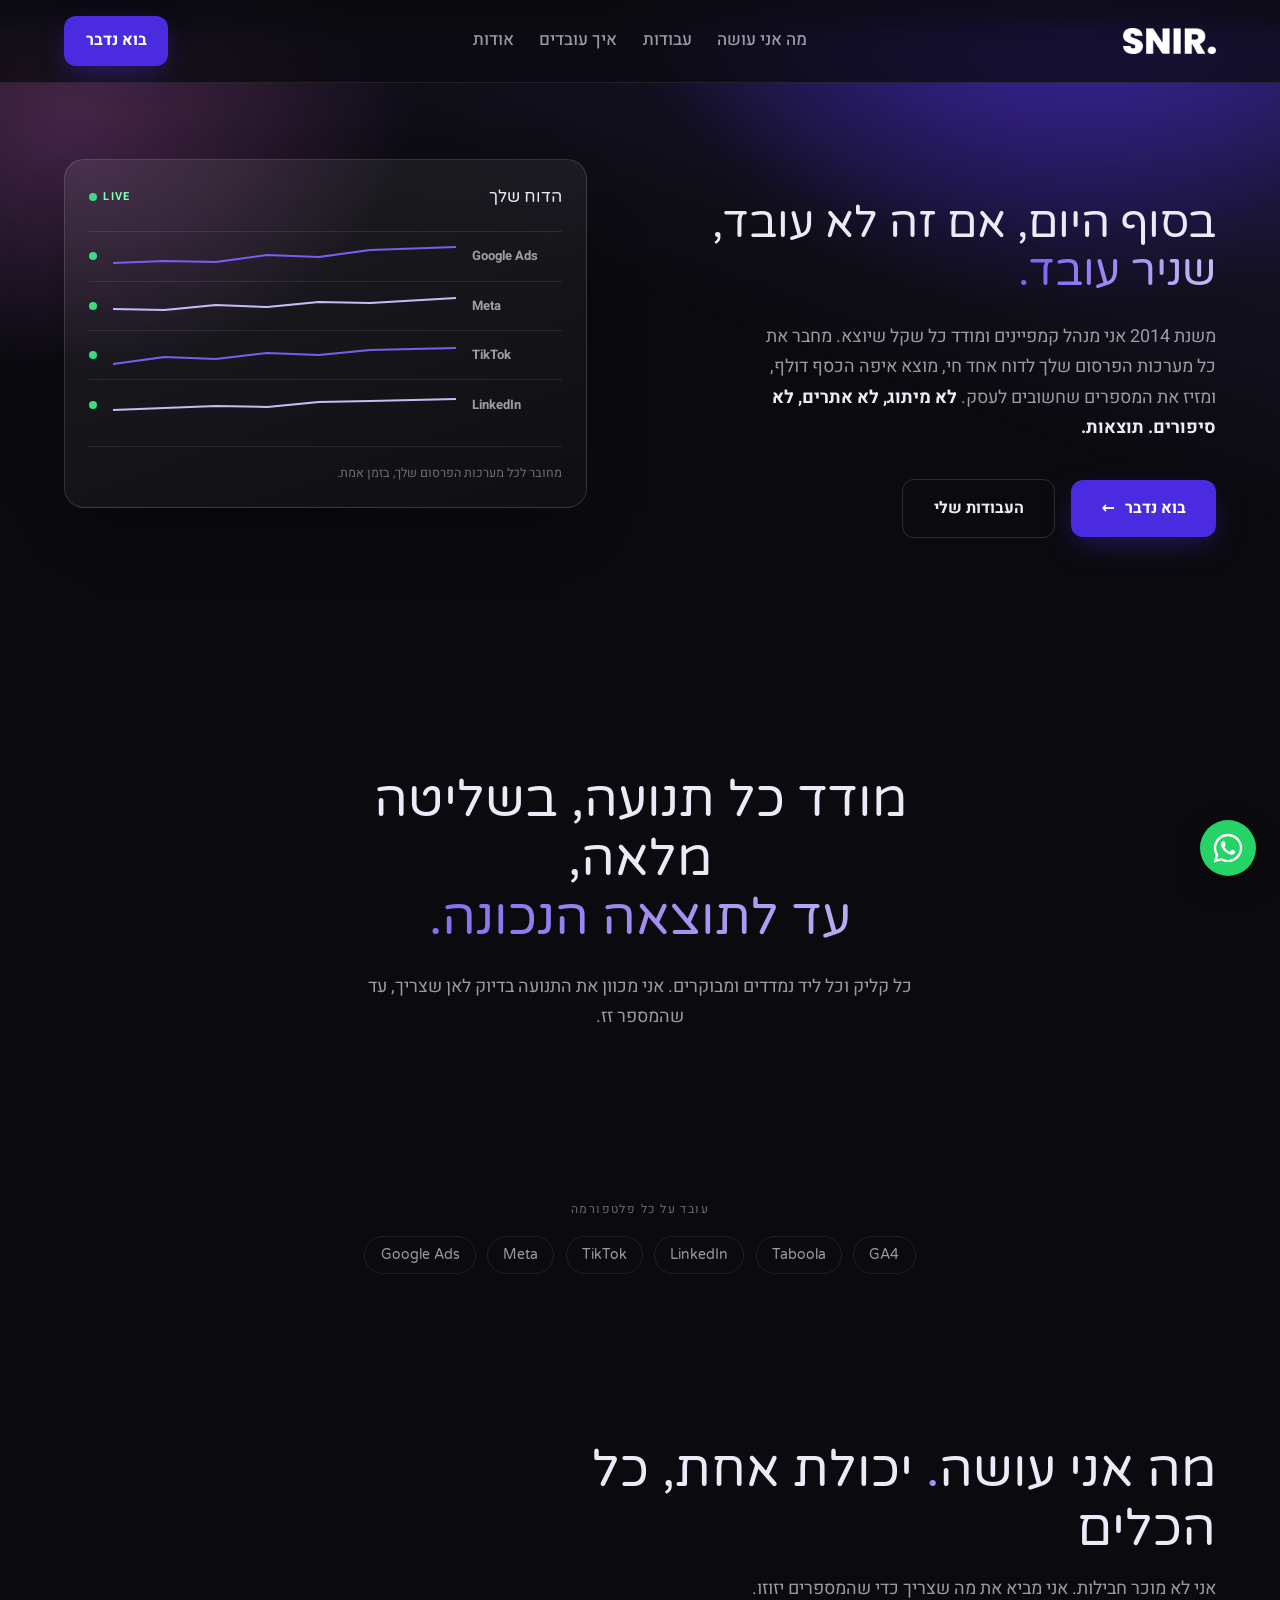
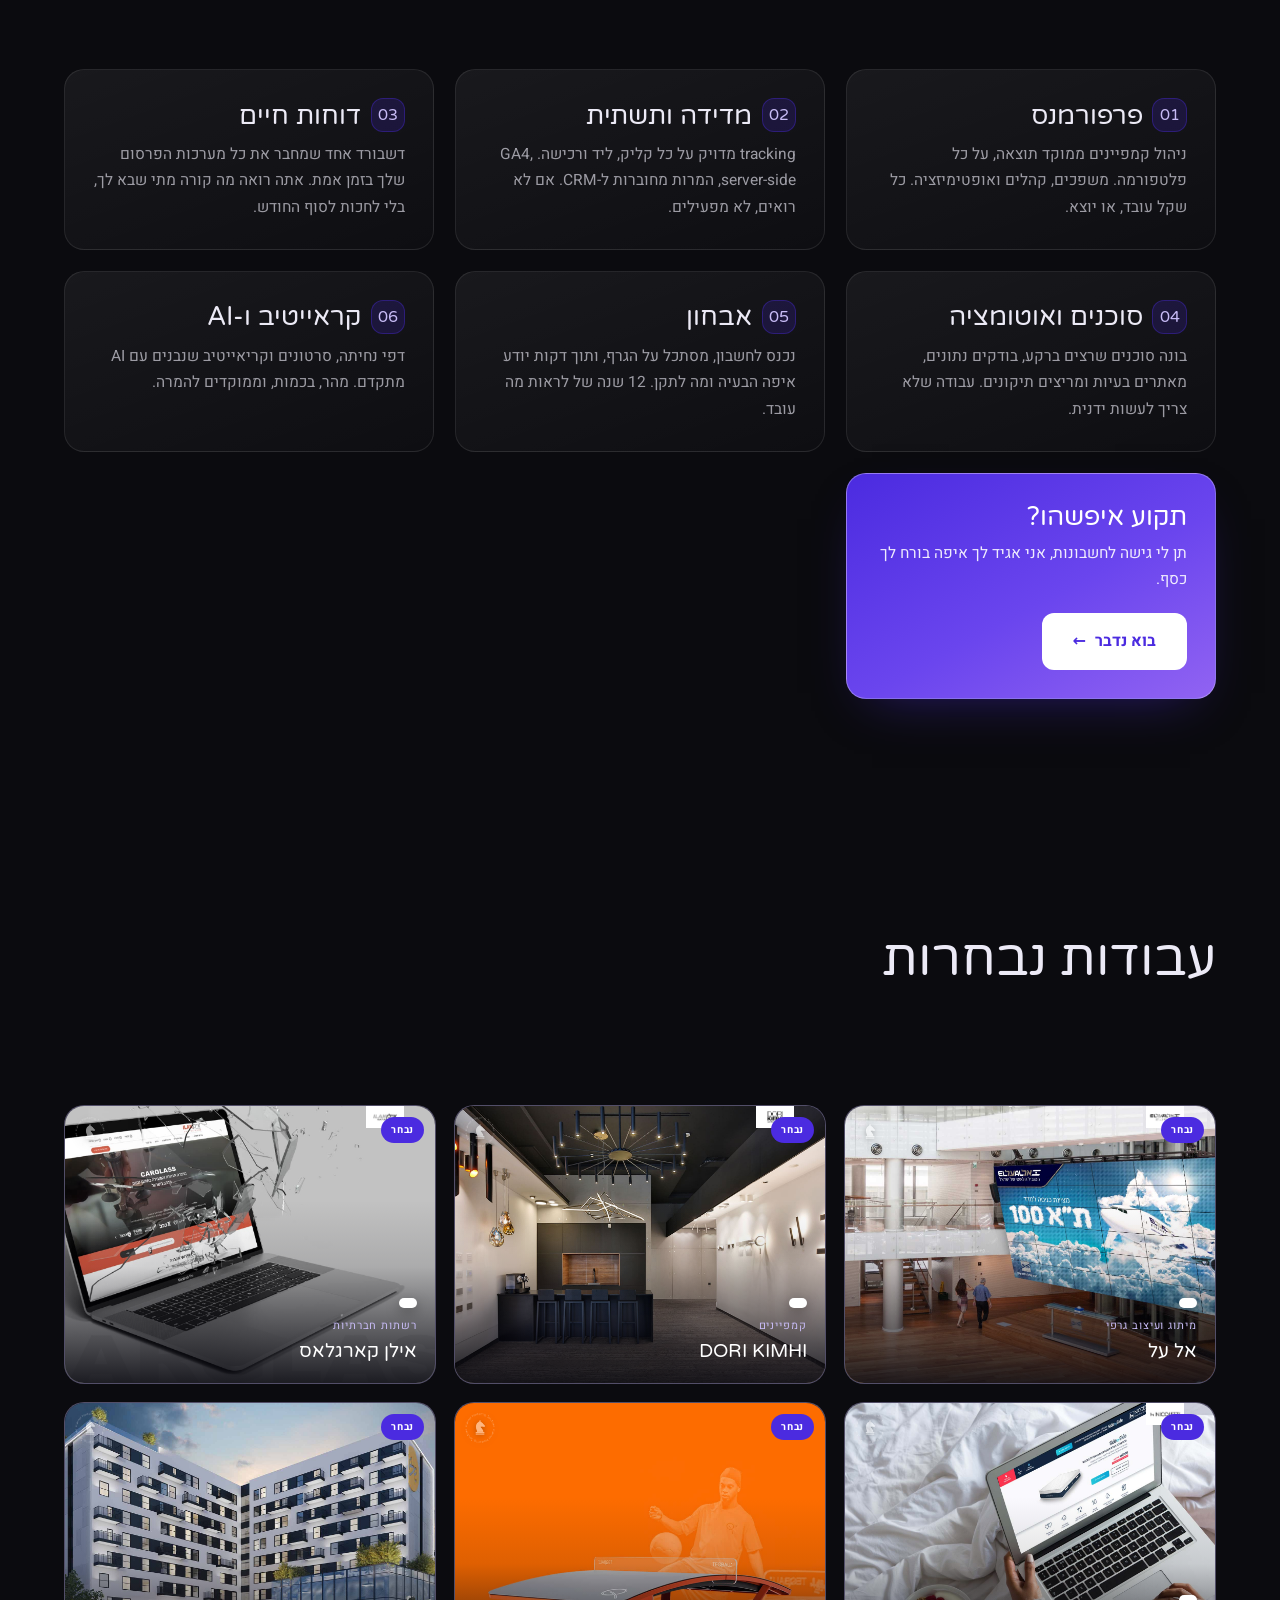
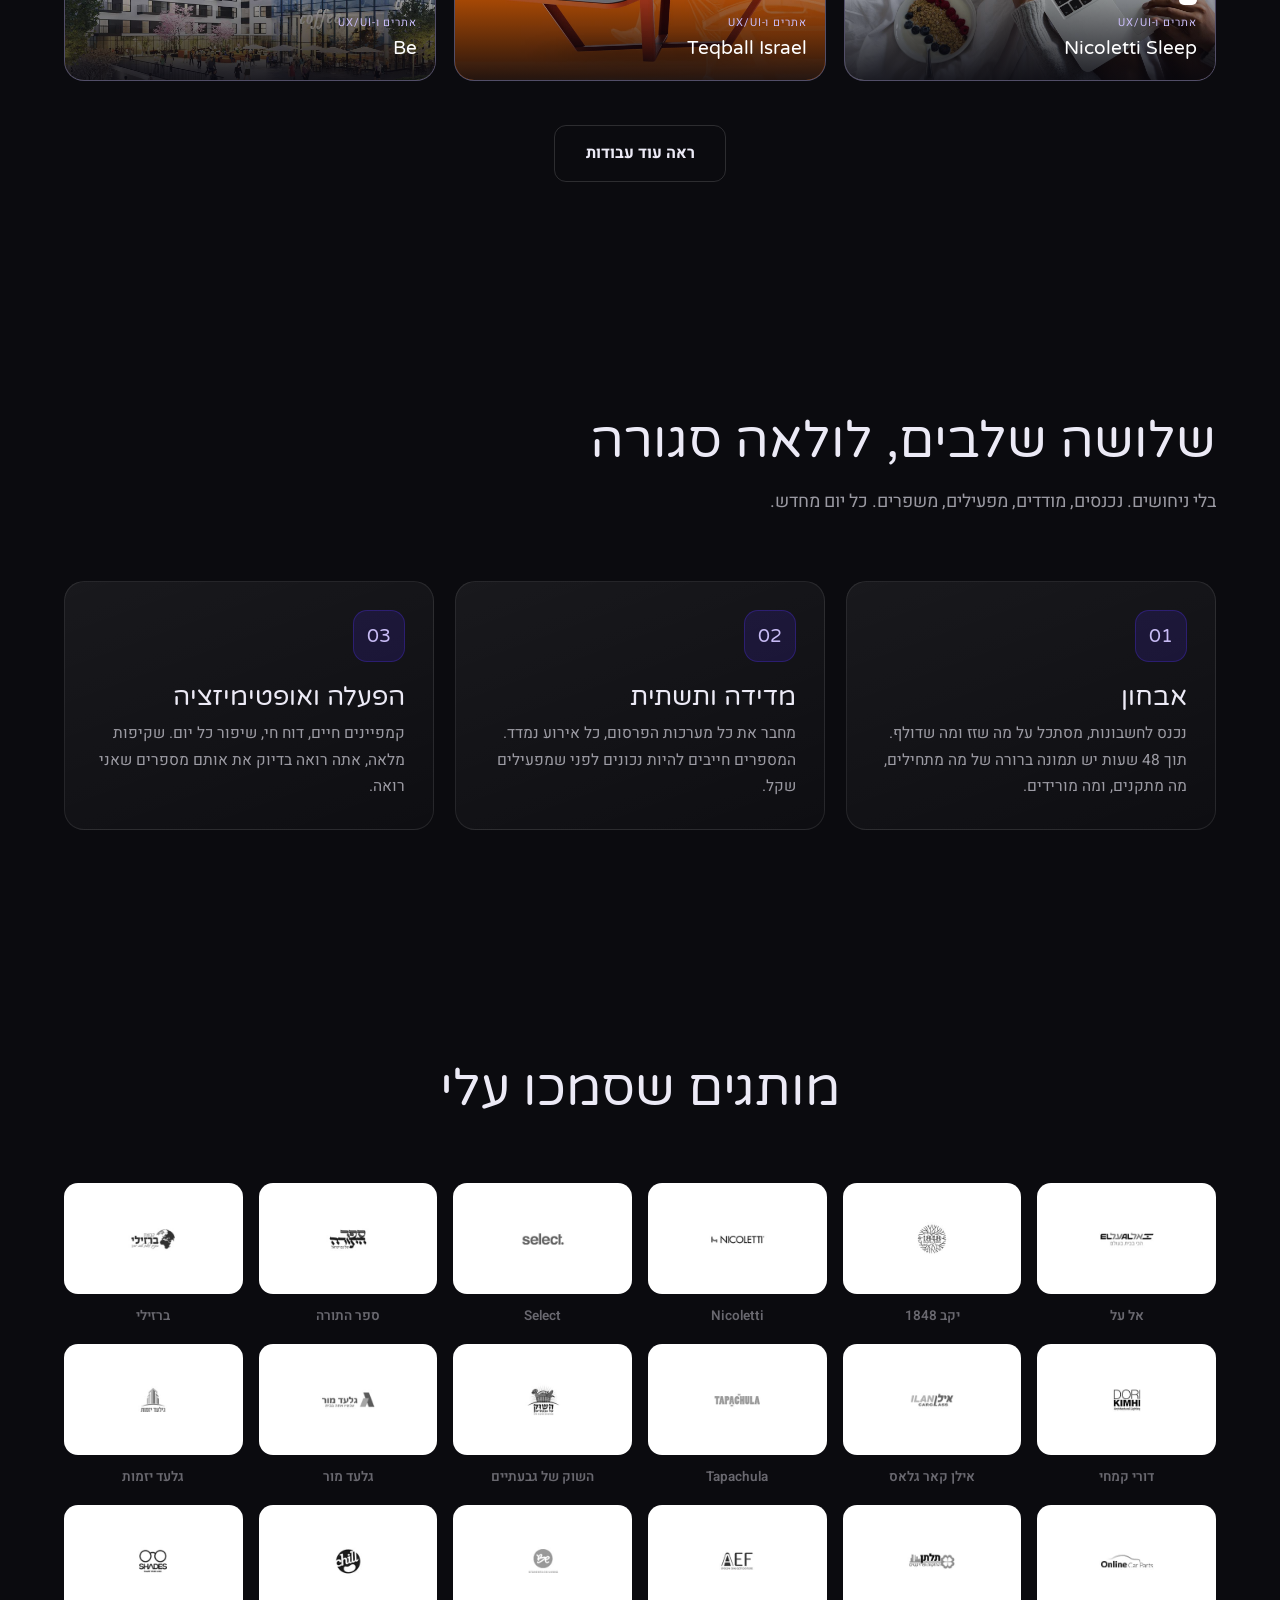
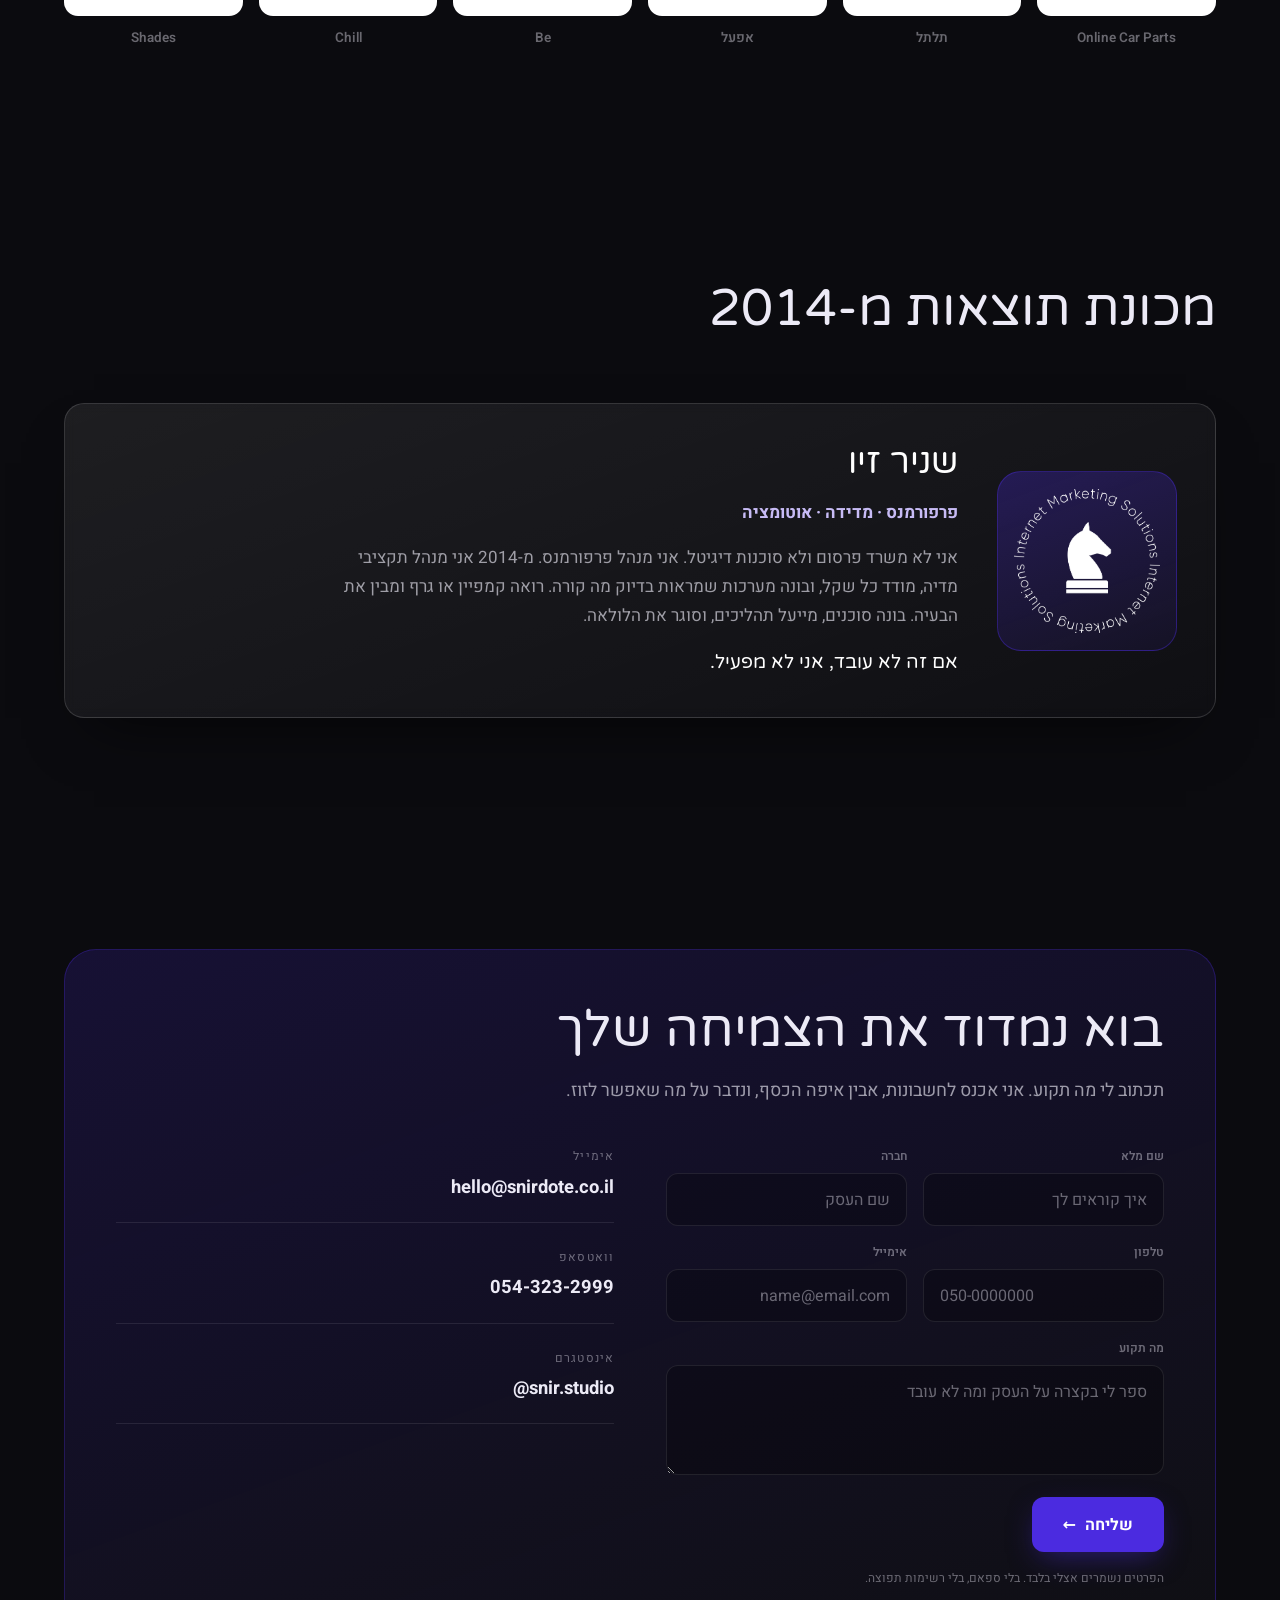
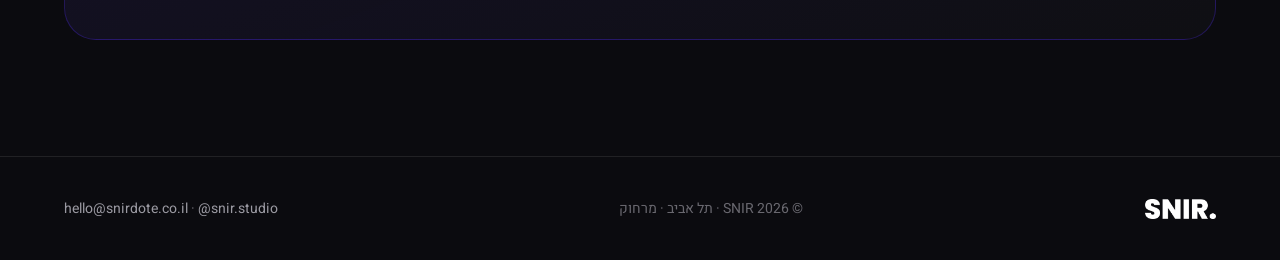
<file: index-old.html>
<!DOCTYPE html>
<html lang="he" dir="rtl">
<head>
  <!-- Google Tag Manager -->
  <script>(function(w,d,s,l,i){w[l]=w[l]||[];w[l].push({'gtm.start':
  new Date().getTime(),event:'gtm.js'});var f=d.getElementsByTagName(s)[0],
  j=d.createElement(s),dl=l!='dataLayer'?'&l='+l:'';j.async=true;j.src=
  'https://www.googletagmanager.com/gtm.js?id='+i+dl;f.parentNode.insertBefore(j,f);
  })(window,document,'script','dataLayer','GTM-WCPBBN33');</script>
  <!-- End Google Tag Manager -->

  <meta charset="UTF-8">
  <meta name="viewport" content="width=device-width, initial-scale=1.0">
  <title>SNIR. · פרפורמנס ומדידה</title>
  <meta name="description" content="מנהל פרפורמנס מ-2014. מחבר את כל מערכות הפרסום שלך לדוח אחד חי, מודד כל שקל, ומזיז את המספרים. לא מיתוג, לא אתרים. תוצאות.">
  <meta name="theme-color" content="#0B0B0F">
  <meta name="robots" content="noindex, nofollow">

  <link rel="preconnect" href="https://fonts.googleapis.com">
  <link rel="preconnect" href="https://fonts.gstatic.com" crossorigin>
  <link href="https://fonts.googleapis.com/css2?family=Varela+Round&family=Heebo:wght@400;500;700;800&display=swap" rel="stylesheet">
  <link rel="stylesheet" href="styles.css?v=14">
  <link rel="icon" type="image/png" href="assets/brand/favicon.png">

  <meta property="og:title" content="SNIR. · פרפורמנס ומדידה">
  <meta property="og:description" content="מנהל פרפורמנס מ-2014. הכל נמדד על השקל.">
  <meta property="og:type" content="website">
  <meta property="og:url" content="https://snirdote.co.il">
  
  <meta property="og:type" content="website">
  <meta property="og:url" content="https://snirdote.co.il/">
  <meta property="og:title" content="SNIR. · פרפורמנס ומדידה">
  <meta property="og:description" content="מנהל פרפורמנס מ-2014. מחבר את כל מערכות הפרסום שלך לדוח אחד חי, מודד כל שקל, ומזיז את המספרים. לא מיתוג, לא אתרים. תוצאות.">
  <meta property="og:image" content="https://snirdote.co.il/assets/brand/snir-seal.png">
  <meta property="og:locale" content="he_IL">
  <meta name="twitter:card" content="summary_large_image">
</head>
<body>
<!-- Google Tag Manager (noscript) -->
<noscript><iframe src="https://www.googletagmanager.com/ns.html?id=GTM-WCPBBN33"
height="0" width="0" style="display:none;visibility:hidden"></iframe></noscript>
<!-- End Google Tag Manager (noscript) -->


  <header class="topbar">
    <a href="#top" class="brand" aria-label="SNIR"><img class="brand-logo" src="assets/brand/snir-wordmark-white.png" alt="SNIR."></a>
    <nav aria-label="ניווט">
      <a href="#capabilities">מה אני עושה</a>
      <a href="#work">עבודות</a>
      <a href="#method">איך עובדים</a>
      <a href="about.html">אודות</a>
    </nav>
    <a href="#contact" class="btn">בוא נדבר</a>
    <button class="nav-toggle" aria-label="תפריט" aria-expanded="false"><svg viewBox="0 0 24 24" fill="none" stroke="currentColor" stroke-width="2" stroke-linecap="round"><line x1="3" y1="6" x2="21" y2="6"/><line x1="3" y1="12" x2="21" y2="12"/><line x1="3" y1="18" x2="21" y2="18"/></svg></button>
  </header>

  <main id="top">

    <!-- Hero -->
    <section class="hero">
      <div class="wrap">
        <div class="hero-text">
          <h1 class="reveal hero-rotate" id="hero-rotate" data-d="1">בסוף היום, אם זה לא עובד,<br><span class="grad">שניר עובד.</span></h1>
          <p class="hero-sub reveal" data-d="3">
            משנת 2014 אני מנהל קמפיינים ומודד כל שקל שיוצא. מחבר את כל מערכות הפרסום שלך לדוח אחד חי, מוצא איפה הכסף דולף, ומזיז את המספרים שחשובים לעסק. <strong>לא מיתוג, לא אתרים, לא סיפורים. תוצאות.</strong>
          </p>
          <div class="hero-cta reveal" data-d="3">
            <a href="#contact" class="btn">בוא נדבר <span class="arr">←</span></a>
            <a href="#work" class="btn ghost">העבודות שלי</a>
          </div>
        </div>

        <div class="hero-visual reveal" data-d="2" aria-hidden="true">
          <div class="glass live-report">
            <div class="lr-head">
              <span class="lr-title">הדוח שלך</span>
              <span class="lr-live"><span class="pulse"></span> LIVE</span>
            </div>
            <div class="lr-row"><span class="lr-plat">Google Ads</span>
              <svg viewBox="0 0 200 26" preserveAspectRatio="none"><polyline points="0,20 30,18 60,19 90,12 120,14 150,7 200,4" fill="none" stroke="#7B5CF0" stroke-width="2" stroke-linecap="round" stroke-linejoin="round"/></svg>
              <span class="lr-dot"></span></div>
            <div class="lr-row"><span class="lr-plat">Meta</span>
              <svg viewBox="0 0 200 26" preserveAspectRatio="none"><polyline points="0,16 30,17 60,12 90,14 120,9 150,10 200,5" fill="none" stroke="#C7BBF5" stroke-width="2" stroke-linecap="round" stroke-linejoin="round"/></svg>
              <span class="lr-dot"></span></div>
            <div class="lr-row"><span class="lr-plat">TikTok</span>
              <svg viewBox="0 0 200 26" preserveAspectRatio="none"><polyline points="0,22 30,15 60,17 90,11 120,13 150,8 200,6" fill="none" stroke="#7B5CF0" stroke-width="2" stroke-linecap="round" stroke-linejoin="round"/></svg>
              <span class="lr-dot"></span></div>
            <div class="lr-row"><span class="lr-plat">LinkedIn</span>
              <svg viewBox="0 0 200 26" preserveAspectRatio="none"><polyline points="0,18 30,16 60,14 90,15 120,10 150,9 200,7" fill="none" stroke="#C7BBF5" stroke-width="2" stroke-linecap="round" stroke-linejoin="round"/></svg>
              <span class="lr-dot"></span></div>
            <div class="lr-foot">מחובר לכל מערכות הפרסום שלך, בזמן אמת.</div>
          </div>
        </div>
      </div>
    </section>

    <!-- Positioning band -->
    <section class="band">
      <div class="wrap">
        <h2 class="reveal" data-d="1">מודד כל תנועה, בשליטה מלאה,<br><span class="grad">עד לתוצאה הנכונה.</span></h2>
        <p class="lead reveal" data-d="2" style="margin:1.5rem auto 0">כל קליק וכל ליד נמדדים ומבוקרים. אני מכוון את התנועה בדיוק לאן שצריך, עד שהמספר זז.</p>
      </div>
    </section>

    <!-- Platforms strip -->
    <section class="tools-end tools-mid">
      <div class="wrap">
        <div class="tools-label reveal">עובד על כל פלטפורמה</div>
        <div class="tools-row reveal" data-d="1"><span>Google&nbsp;Ads</span><span>Meta</span><span>TikTok</span><span>LinkedIn</span><span>Taboola</span><span>GA4</span></div>
      </div>
    </section>

    <!-- Capabilities -->
    <section id="capabilities">
      <div class="wrap">
        <div class="section-head reveal">
          <h2>מה אני עושה<span class="grad">.</span> יכולת אחת, כל הכלים</h2>
          <p class="lead">אני לא מוכר חבילות. אני מביא את מה שצריך כדי שהמספרים יזוזו.</p>
        </div>
        <div class="cards five">
          <article class="card reveal" data-d="1">
            <h3 class="card-h"><span class="cardnum">01</span>פרפורמנס</h3>
            <p>ניהול קמפיינים ממוקד תוצאה, על כל פלטפורמה. משפכים, קהלים ואופטימיזציה. כל שקל עובד, או יוצא.</p>
          </article>
          <article class="card reveal" data-d="2">
            <h3 class="card-h"><span class="cardnum">02</span>מדידה ותשתית</h3>
            <p>tracking מדויק על כל קליק, ליד ורכישה. GA4, server-side, המרות מחוברות ל-CRM. אם לא רואים, לא מפעילים.</p>
          </article>
          <article class="card reveal" data-d="3">
            <h3 class="card-h"><span class="cardnum">03</span>דוחות חיים</h3>
            <p>דשבורד אחד שמחבר את כל מערכות הפרסום שלך בזמן אמת. אתה רואה מה קורה מתי שבא לך, בלי לחכות לסוף החודש.</p>
          </article>
          <article class="card reveal" data-d="2">
            <h3 class="card-h"><span class="cardnum">04</span>סוכנים ואוטומציה</h3>
            <p>בונה סוכנים שרצים ברקע, בודקים נתונים, מאתרים בעיות ומריצים תיקונים. עבודה שלא צריך לעשות ידנית.</p>
          </article>
          <article class="card reveal" data-d="3">
            <h3 class="card-h"><span class="cardnum">05</span>אבחון</h3>
            <p>נכנס לחשבון, מסתכל על הגרף, ותוך דקות יודע איפה הבעיה ומה לתקן. 12 שנה של לראות מה עובד.</p>
          </article>
          <article class="card reveal" data-d="1">
            <h3 class="card-h"><span class="cardnum">06</span>קראייטיב ו-AI</h3>
            <p>דפי נחיתה, סרטונים וקריאייטיב שנבנים עם AI מתקדם. מהר, בכמות, וממוקדים להמרה.</p>
          </article>
          <a href="#contact" class="card cta-card reveal" data-d="4">
            <h3>תקוע איפשהו?</h3>
            <p>תן לי גישה לחשבונות, אני אגיד לך איפה בורח לך כסף.</p>
            <span class="btn" style="margin-top:1.2rem">בוא נדבר <span class="arr">←</span></span>
          </a>
        </div>
      </div>
    </section>

    <!-- Work gallery -->
    <section id="work">
      <div class="wrap">
        <div class="work-head">
          <div class="section-head reveal" style="margin-bottom:0">
            <h2>עבודות נבחרות</h2>
          </div>
        </div>
        <div class="work-filter reveal" id="work-filter" role="tablist" aria-label="סינון עבודות"></div>
        <div class="work-grid" id="work-grid" aria-live="polite"></div>
      </div>
    </section>

    <!-- Methodology -->
    <section id="method">
      <div class="wrap">
        <div class="section-head reveal">
          <h2>שלושה שלבים, לולאה סגורה</h2>
          <p class="lead">בלי ניחושים. נכנסים, מודדים, מפעילים, משפרים. כל יום מחדש.</p>
        </div>
        <div class="cards">
          <article class="card reveal" data-d="1">
            <span class="ic"><span class="n">01</span></span>
            <h3>אבחון</h3>
            <p>נכנס לחשבונות, מסתכל על מה שזז ומה שדולף. תוך 48 שעות יש תמונה ברורה של מה מתחילים, מה מתקנים, ומה מורידים.</p>
          </article>
          <article class="card reveal" data-d="2">
            <span class="ic"><span class="n">02</span></span>
            <h3>מדידה ותשתית</h3>
            <p>מחבר את כל מערכות הפרסום, כל אירוע נמדד. המספרים חייבים להיות נכונים לפני שמפעילים שקל.</p>
          </article>
          <article class="card reveal" data-d="3">
            <span class="ic"><span class="n">03</span></span>
            <h3>הפעלה ואופטימיזציה</h3>
            <p>קמפיינים חיים, דוח חי, שיפור כל יום. שקיפות מלאה, אתה רואה בדיוק את אותם מספרים שאני רואה.</p>
          </article>
        </div>
      </div>
    </section>

    <!-- Clients -->
    <section id="clients">
      <div class="wrap">
        <div class="section-head center reveal">
          <h2>מותגים שסמכו עלי</h2>
        </div>
        <div class="clients-grid reveal" data-d="1" id="clients-grid"></div>
      </div>
    </section>

    <!-- About -->
    <section id="about">
      <div class="wrap">
        <div class="section-head reveal">
          <h2>מכונת תוצאות מ-2014</h2>
        </div>
        <div class="about-card glass reveal" data-d="1" style="padding:clamp(1.75rem,3vw,2.75rem)">
          <div class="seal" aria-hidden="true"><img src="assets/brand/snir-seal-white.png" alt="" style="width:82%;height:82%;object-fit:contain"></div>
          <div class="about-body">
            <h2 style="font-size:clamp(1.6rem,3vw,2.2rem)">שניר זיו</h2>
            <div class="role">פרפורמנס · מדידה · אוטומציה</div>
            <p style="color:var(--text-dim)">אני לא משרד פרסום ולא סוכנות דיגיטל. אני מנהל פרפורמנס. מ-2014 אני מנהל תקציבי מדיה, מודד כל שקל, ובונה מערכות שמראות בדיוק מה קורה. רואה קמפיין או גרף ומבין את הבעיה. בונה סוכנים, מייעל תהליכים, וסוגר את הלולאה.</p>
            <p class="punch">אם זה לא עובד, אני לא מפעיל.</p>
          </div>
        </div>
      </div>
    </section>

    <!-- Contact -->
    <section id="contact">
      <div class="wrap">
        <div class="contact-shell reveal">
          <div class="section-head" style="margin-bottom:2.5rem">
            <h2>בוא נמדוד את הצמיחה שלך</h2>
            <p class="lead">תכתוב לי מה תקוע. אני אכנס לחשבונות, אבין איפה הכסף, ונדבר על מה שאפשר לזוז.</p>
          </div>
          <div class="contact-grid">
            <form class="contact-form" action="https://formsubmit.co/hello@snirdote.co.il" method="POST">
              <input type="hidden" name="_subject" value="פנייה חדשה מ-snirdote.co.il">
              <input type="hidden" name="_captcha" value="false">
              <input type="hidden" name="_template" value="table">
              <input type="text" name="_honey" style="display:none">
              <div class="form-row">
                <div class="field"><label for="f-name">שם מלא</label><input id="f-name" name="שם" type="text" required placeholder="איך קוראים לך"></div>
                <div class="field"><label for="f-company">חברה</label><input id="f-company" name="חברה" type="text" placeholder="שם העסק"></div>
              </div>
              <div class="form-row">
                <div class="field"><label for="f-phone">טלפון</label><input id="f-phone" name="טלפון" type="tel" placeholder="050-0000000"></div>
                <div class="field"><label for="f-email">אימייל</label><input id="f-email" name="אימייל" type="email" required placeholder="name@email.com"></div>
              </div>
              <div class="field"><label for="f-msg">מה תקוע</label><textarea id="f-msg" name="הודעה" placeholder="ספר לי בקצרה על העסק ומה לא עובד"></textarea></div>
              <button type="submit" class="btn">שליחה <span class="arr">←</span></button>
              <span class="form-note">הפרטים נשמרים אצלי בלבד. בלי ספאם, בלי רשימות תפוצה.</span>
            </form>
            <div class="channels">
              <div class="channel"><span class="cl">אימייל</span><a href="mailto:hello@snirdote.co.il">hello@snirdote.co.il</a></div>
              <div class="channel"><span class="cl">וואטסאפ</span><a href="https://wa.me/972543232999?text=%D7%94%D7%99%20SNIR" target="_blank" rel="noopener">054-323-2999</a></div>
              <div class="channel"><span class="cl">אינסטגרם</span><a href="https://instagram.com/snir.studio" target="_blank" rel="noopener">@snir.studio</a></div>
            </div>
          </div>
        </div>
      </div>
    </section>

  </main>

  <footer>
    <a href="#top" class="brand"><img class="brand-logo" src="assets/brand/snir-wordmark-white.png" alt="SNIR."></a>
    <span>© 2026 SNIR · תל אביב · מרחוק</span>
    <span><a href="mailto:hello@snirdote.co.il">hello@snirdote.co.il</a> · <a href="https://instagram.com/snir.studio" target="_blank" rel="noopener">@snir.studio</a></span>
  </footer>

  <a class="wa-float" href="https://wa.me/972543232999?text=%D7%94%D7%99%20SNIR" target="_blank" rel="noopener" aria-label="וואטסאפ">
    <svg viewBox="0 0 24 24" fill="currentColor" aria-hidden="true"><path d="M17.47 14.38c-.3-.15-1.73-.85-2-.95-.27-.1-.46-.15-.66.15-.2.3-.76.95-.93 1.14-.17.2-.34.22-.63.07-.3-.15-1.24-.46-2.36-1.46-.87-.78-1.46-1.73-1.63-2.02-.17-.3-.02-.46.13-.6.13-.13.3-.34.44-.51.15-.17.2-.3.3-.5.1-.2.05-.37-.02-.52-.08-.15-.66-1.6-.9-2.18-.24-.57-.48-.5-.66-.5l-.56-.01c-.2 0-.5.07-.77.37-.26.3-1 .98-1 2.4 0 1.4 1.03 2.76 1.17 2.95.15.2 2.03 3.1 4.92 4.35.69.3 1.22.47 1.64.6.69.22 1.31.19 1.8.11.55-.08 1.73-.7 1.97-1.38.24-.68.24-1.26.17-1.38-.07-.12-.27-.2-.56-.35zM12.02 21.5h-.01a9.44 9.44 0 01-4.82-1.32l-.34-.2-3.58.94.96-3.49-.22-.36a9.42 9.42 0 01-1.44-5.02c0-5.2 4.24-9.44 9.46-9.44 2.53 0 4.9.99 6.69 2.78a9.38 9.38 0 012.77 6.68c0 5.2-4.24 9.45-9.46 9.45zm8.04-17.49A11.36 11.36 0 0012.02.5C5.76.5.67 5.58.67 11.84c0 2 .53 3.96 1.53 5.68L.5 23.5l6.13-1.6a11.35 11.35 0 005.39 1.37h.01c6.26 0 11.35-5.09 11.35-11.35 0-3.03-1.18-5.88-3.32-8.02z"/></svg>
  </a>

  <div class="lightbox" id="lightbox" role="dialog" aria-modal="true" aria-label="פרטי עבודה">
    <button class="lightbox-close" id="lightbox-close" aria-label="סגירה"><svg viewBox="0 0 24 24" width="20" height="20" fill="none" stroke="currentColor" stroke-width="2.4" stroke-linecap="round" aria-hidden="true"><line x1="6" y1="6" x2="18" y2="18"/><line x1="18" y1="6" x2="6" y2="18"/></svg></button>
    <div class="lightbox-inner">
      <div class="lightbox-gallery" id="lb-gallery"></div>
      <div class="lightbox-meta">
        <span class="lb-cat" id="lb-cat"></span>
        <h3 id="lb-title"></h3>
        <div class="lb-client" id="lb-client"></div>
        <p class="lb-desc" id="lb-desc"></p>
        <div class="lb-subs" id="lb-subs"></div>
      </div>
    </div>
  </div>

  <script>
    (function(){
      const els=document.querySelectorAll('.reveal');
      if(!('IntersectionObserver'in window)){els.forEach(e=>e.classList.add('is-visible'));return;}
      const io=new IntersectionObserver(es=>es.forEach(e=>{if(e.isIntersecting){e.target.classList.add('is-visible');io.unobserve(e.target);}}),{threshold:0.1,rootMargin:'0px 0px -6% 0px'});
      els.forEach(e=>io.observe(e));
    })();

    (function(){
      const el=document.getElementById('hero-rotate'); if(!el)return;
      if(window.matchMedia('(prefers-reduced-motion: reduce)').matches)return;
      const HOOKS=[
        'בסוף היום, אם זה לא עובד,<br><span class="grad">שניר עובד.</span>',
        'אני לא סוכנות.<br><span class="grad">אני מכונת תוצאות.</span>'
      ];
      let i=0;
      setInterval(function(){
        i=(i+1)%HOOKS.length;
        el.style.opacity='0'; el.style.transform='translateY(10px)';
        setTimeout(function(){ el.innerHTML=HOOKS[i]; el.style.opacity='1'; el.style.transform='none'; },380);
      },4200);
    })();

    (function(){var t=document.querySelector('.nav-toggle'),bar=document.querySelector('.topbar');if(!t)return;t.addEventListener('click',function(){var o=bar.classList.toggle('nav-open');t.setAttribute('aria-expanded',o);});bar.querySelectorAll('nav a').forEach(function(a){a.addEventListener('click',function(){bar.classList.remove('nav-open');t.setAttribute('aria-expanded','false');});});})();

    const LOGOS=[["elal","אל על"],["1848","יקב 1848"],["nicolleti","Nicoletti"],["select","Select"],["sefer-atora","ספר התורה"],["barzilai","ברזילי"],["dori-kimhi","דורי קמחי"],["ilan-car-galss","אילן קאר גלאס"],["tapacula","Tapachula"],["ashuk-shel-givataim","השוק של גבעתיים"],["gilad-mor","גלעד מור"],["gilad_yazamut","גלעד יזמות"],["online-car-parts","Online Car Parts"],["tiltal","תלתל"],["aef","אפעל"],["be","Be"],["chill","Chill"],["shades","Shades"]];
    (function(){
      const g=document.getElementById('clients-grid'); if(!g)return;
      g.innerHTML=LOGOS.map(([f,n])=>`<div class="logo-item"><div class="logo-chip"><img src="assets/logos/${f}.jpg" alt="${n}" loading="lazy"></div><span class="logo-name">${n}</span></div>`).join('');
    })();

    (function(){
      const grid=document.getElementById('work-grid'), filterBar=document.getElementById('work-filter'), countEl=document.getElementById('work-count');
      if(!grid)return;
      fetch('data/work.json?v=8').then(r=>r.json()).then(items=>{
        if(!Array.isArray(items)||!items.length){return;}
        if(countEl)countEl.textContent=items.length+' פרויקטים';
        grid.innerHTML=items.map((it,i)=>{
          const media=it.img?`<img src="${it.img}" alt="${it.title||''}" loading="lazy">`:(it.videos&&it.videos[0]?`<video src="${it.videos[0]}" muted loop playsinline></video>`:'');
          const badge=it.featured?`<span class="work-badge">נבחר</span>`:'';
          const logo=it.logo?`<span class="work-logo"><img src="${it.logo}" alt="${it.title||''}" loading="lazy"></span>`:'';
          return `<button class="work-card${it.featured?' is-featured':''}" data-cat="${it.category||''}" data-i="${i}">${badge}${media}<span class="work-overlay">${logo}<span class="work-cat">${it.category||''}</span><span class="work-title">${it.title||''}</span>${it.client?`<span class="work-client">${it.client}</span>`:''}</span></button>`;
        }).join('');
        const cats=Array.from(new Set(items.map(i=>i.category).filter(Boolean)));
        const mk=(l,v,a)=>`<button role="tab" class="${a?'is-active':''}" data-filter="${v}">${l}</button>`;
        filterBar.innerHTML=mk('הכל','*',true)+cats.map(c=>mk(c,c,false)).join('');
        const cards=Array.from(grid.querySelectorAll('.work-card'));
        const LIMIT=6; let expanded=false, filter='*';
        const moreWrap=document.createElement('div'); moreWrap.className='work-more';
        moreWrap.innerHTML='<button class="btn ghost" type="button">ראה עוד עבודות</button>';
        grid.after(moreWrap);
        moreWrap.querySelector('button').addEventListener('click',()=>{expanded=true;applyView();});
        function applyView(){
          let shown=0;
          cards.forEach(c=>{const match=filter==='*'||c.dataset.cat===filter;let vis=false;if(match){if(expanded||shown<LIMIT)vis=true;shown++;}c.hidden=!vis;});
          const total=cards.filter(c=>filter==='*'||c.dataset.cat===filter).length;
          moreWrap.style.display=(!expanded&&total>LIMIT)?'flex':'none';
        }
        filterBar.addEventListener('click',e=>{const b=e.target.closest('button');if(!b)return;filterBar.querySelectorAll('button').forEach(x=>x.classList.toggle('is-active',x===b));filter=b.dataset.filter;applyView();});
        applyView();
        const lb=document.getElementById('lightbox'),lbg=document.getElementById('lb-gallery'),set=(id,t)=>{document.getElementById(id).textContent=t||'';};
        const open=it=>{
          const media=[].concat(it.images||[],(it.videos||[]));
          lbg.innerHTML=media.map(m=>m.match(/\.mp4($|\?)/i)?`<video src="${m}" controls muted loop playsinline></video>`:`<img src="${m}" alt="${it.title||''}" loading="lazy">`).join('')||(it.img?`<img src="${it.img}" alt="">`:'');
          set('lb-cat',it.category);set('lb-title',it.title);set('lb-client',it.client?'לקוח · '+it.client:'');set('lb-desc',it.desc);
          document.getElementById('lb-subs').innerHTML=(it.services||[]).map(s=>`<span>${s}</span>`).join('');
          lb.classList.add('is-open');document.body.style.overflow='hidden';
        };
        const close=()=>{lb.classList.remove('is-open');document.body.style.overflow='';};
        grid.addEventListener('click',e=>{const c=e.target.closest('.work-card');if(!c)return;open(items[+c.dataset.i]);});
        document.getElementById('lightbox-close').addEventListener('click',close);
        lb.addEventListener('click',e=>{if(e.target===lb)close();});
        document.addEventListener('keydown',e=>{if(e.key==='Escape')close();});
      }).catch(()=>{});
    })();
  </script>

</body>
</html>
</file>
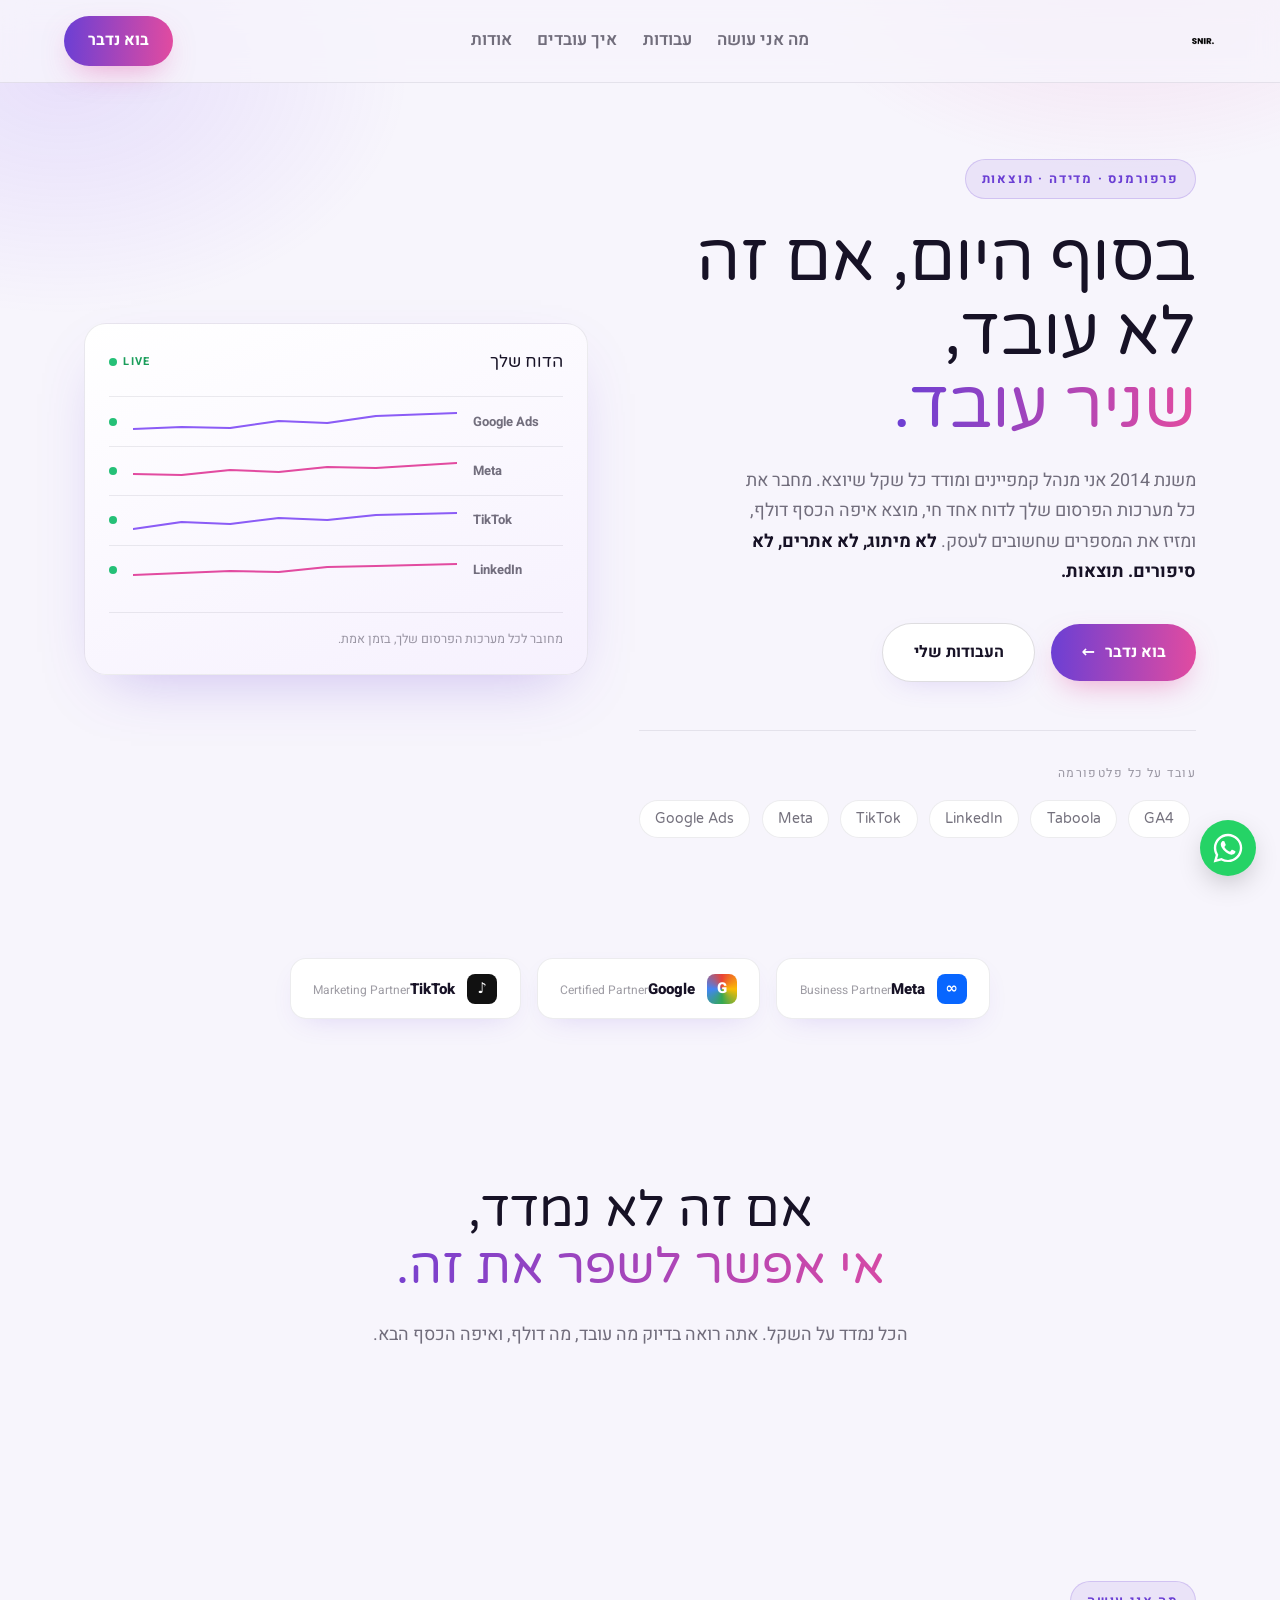
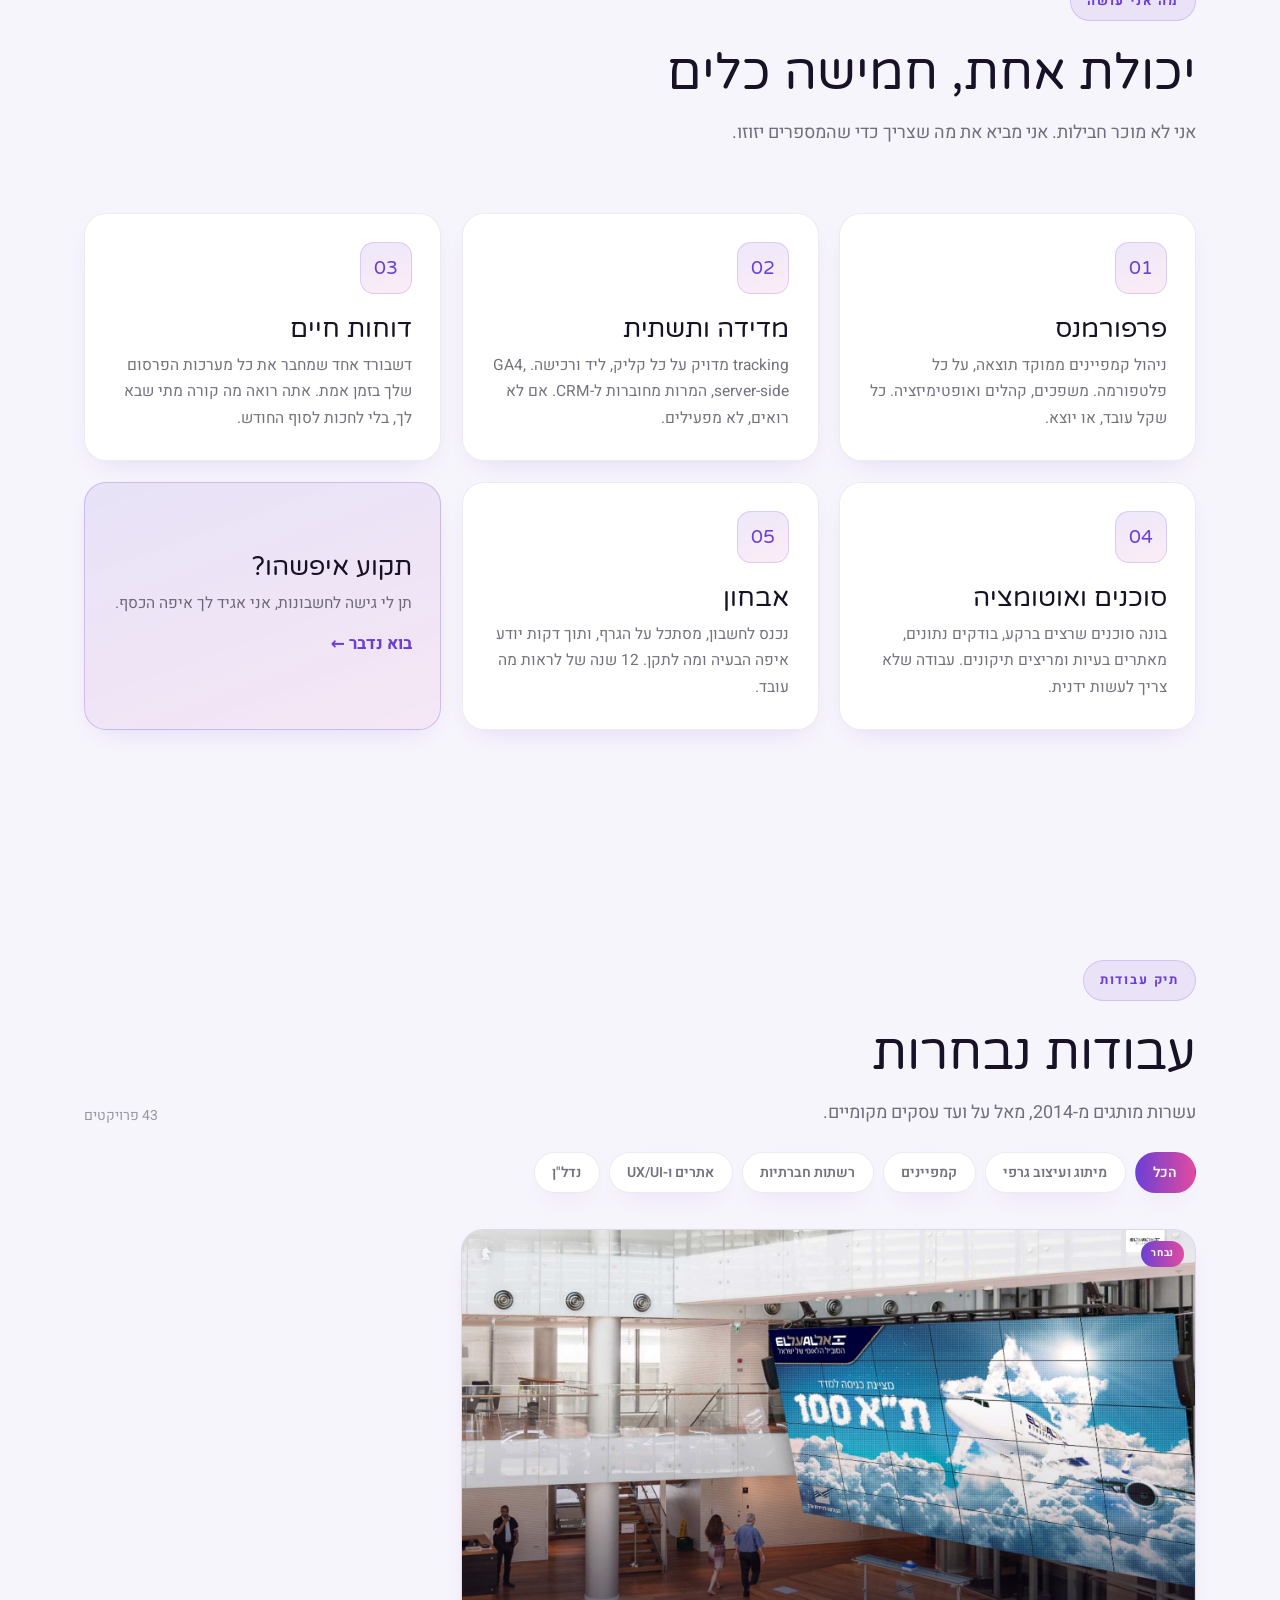
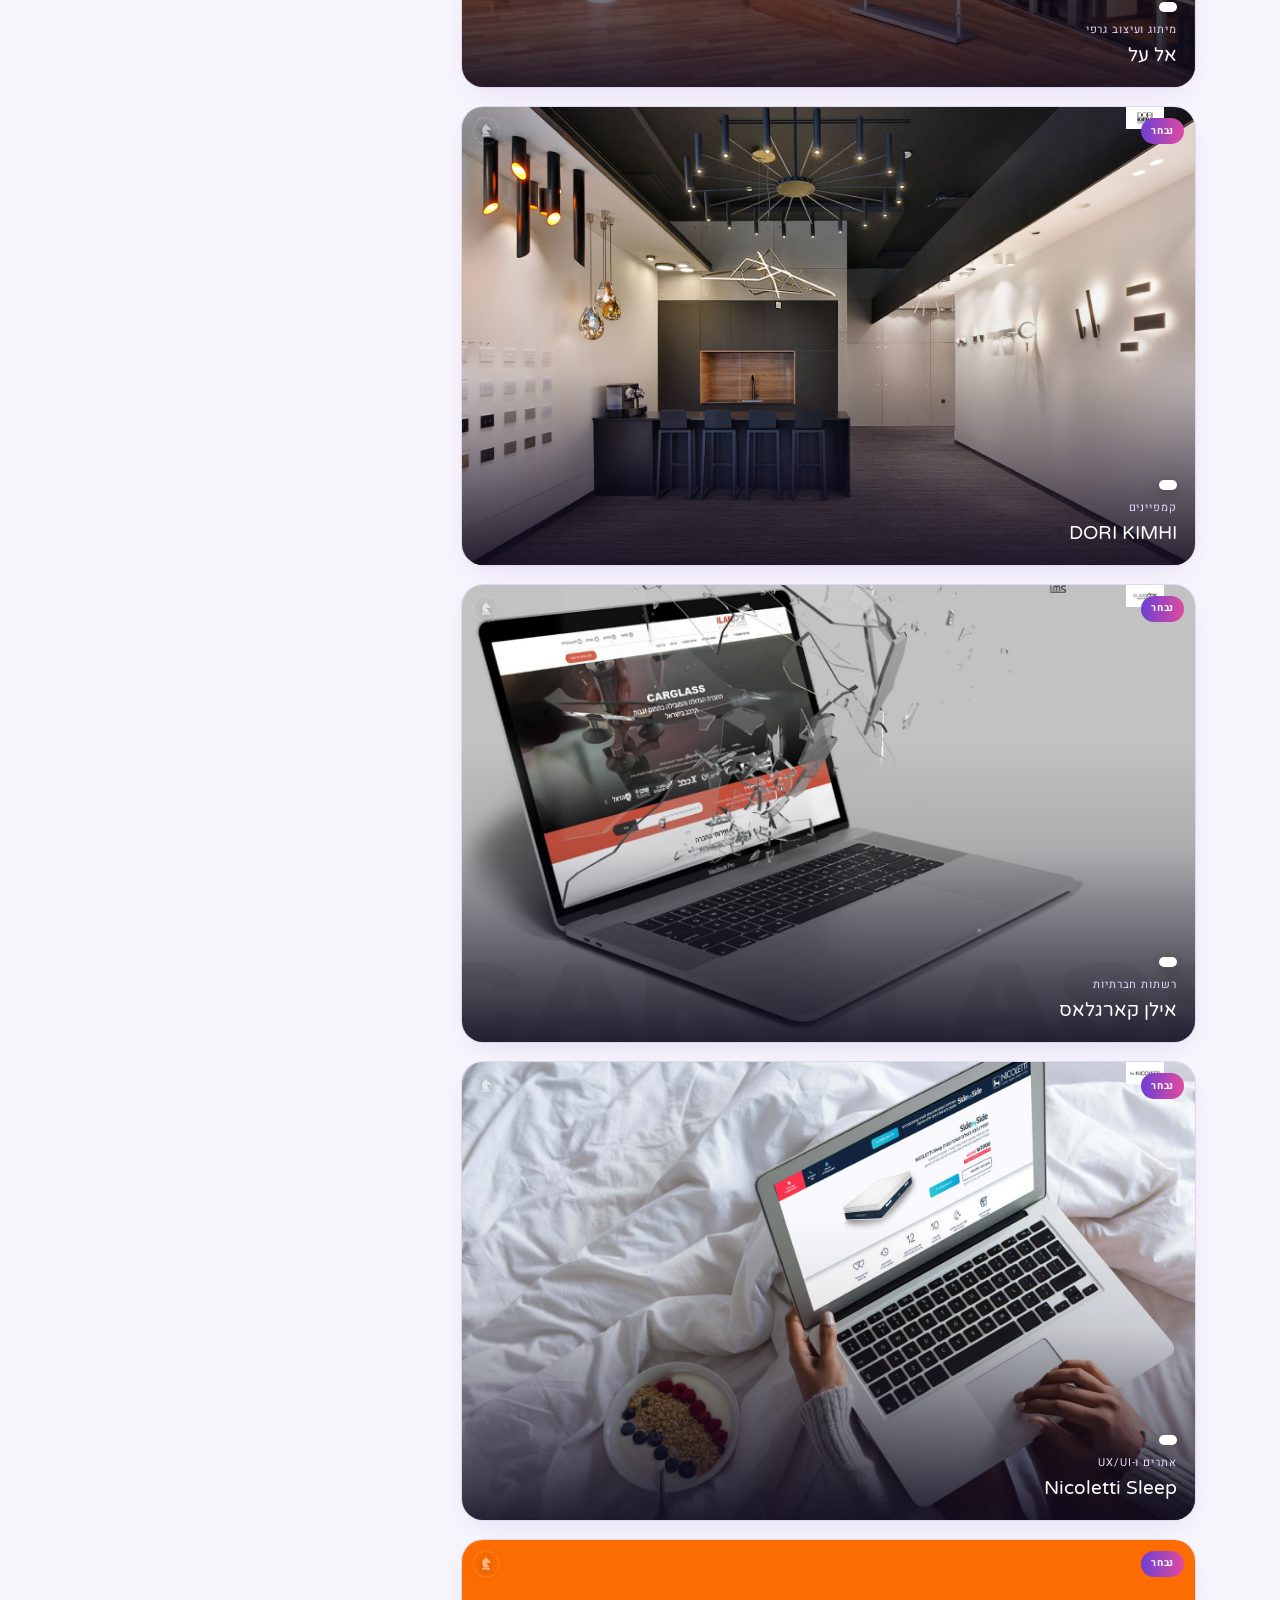
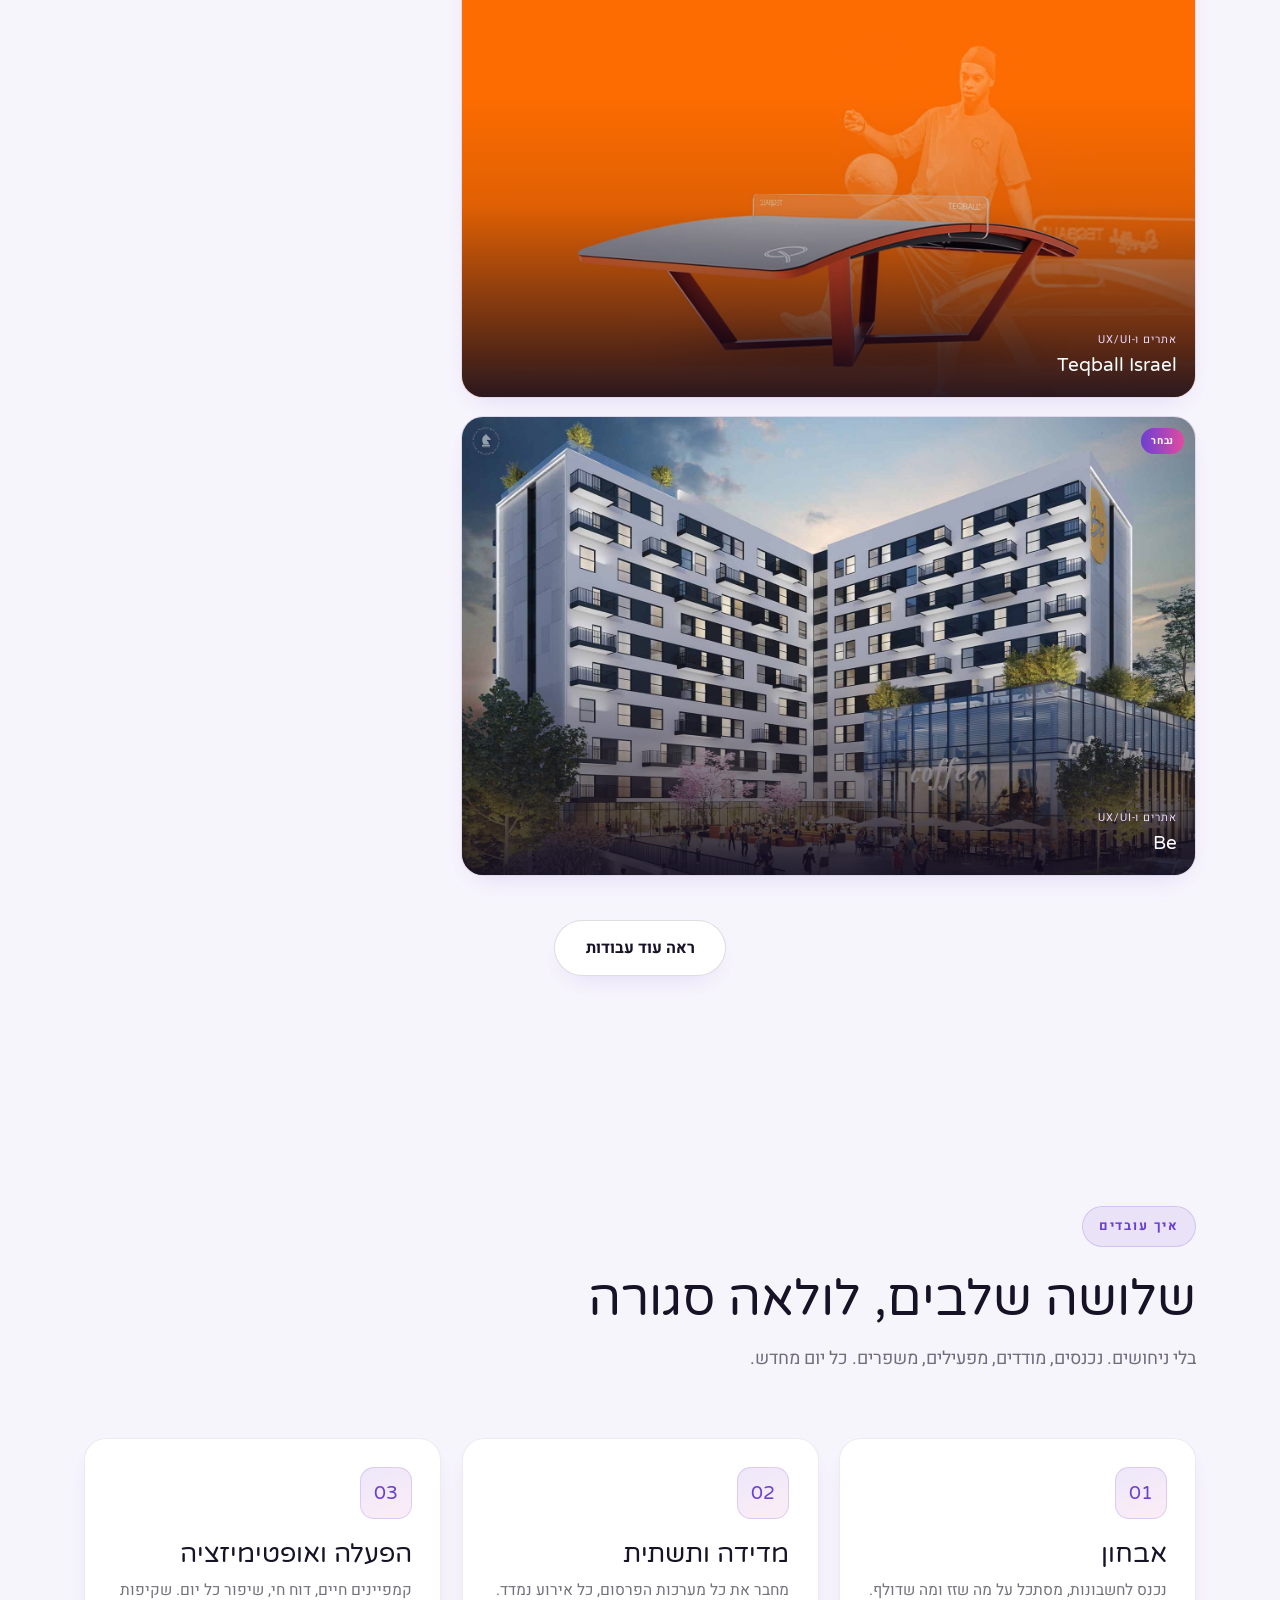
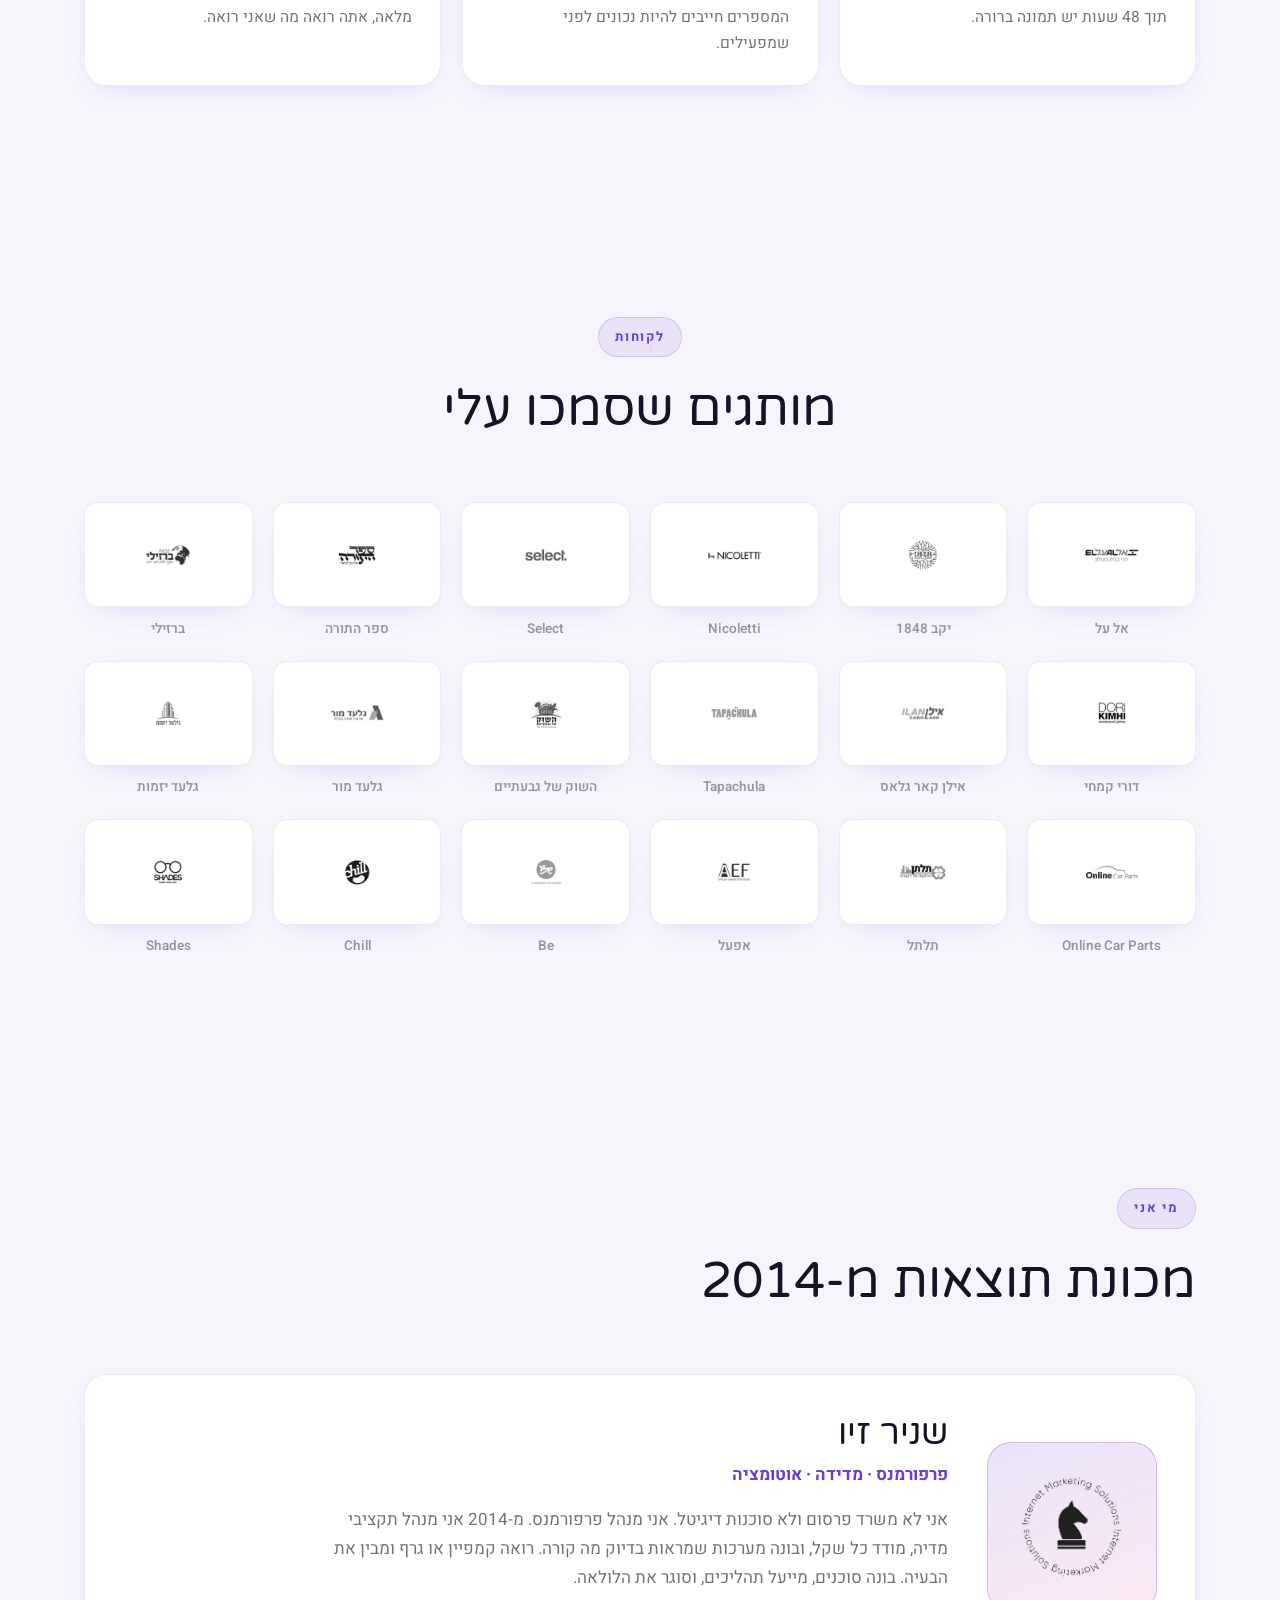
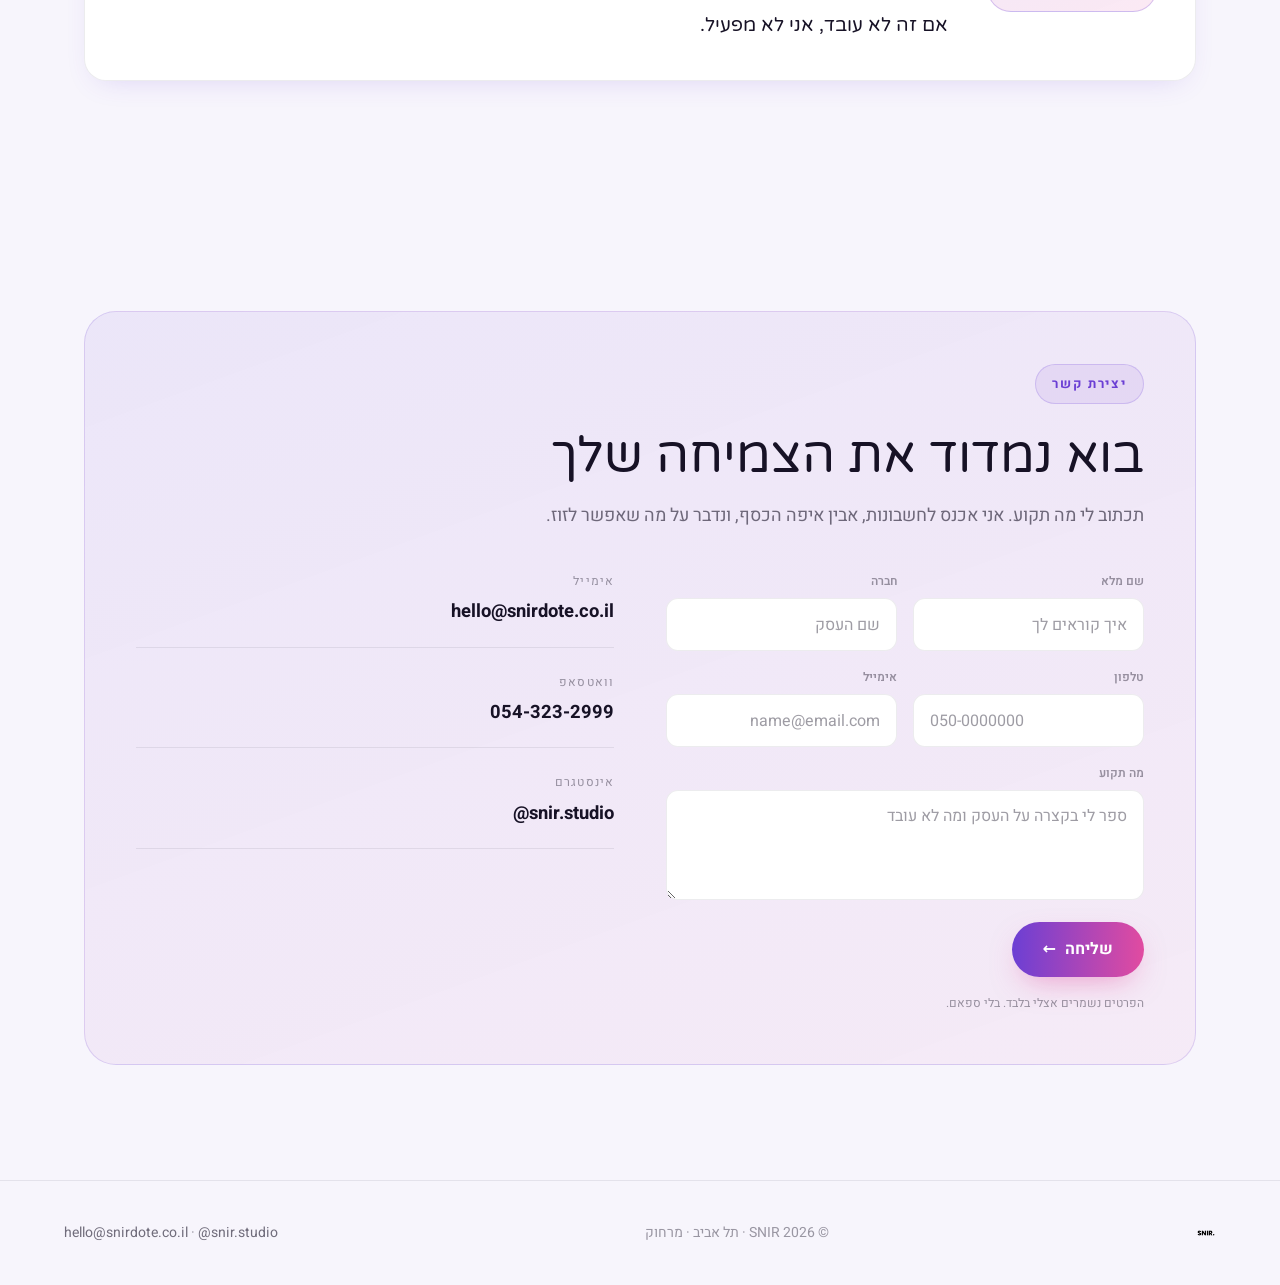
<file: light.html>
<!DOCTYPE html>
<html lang="he" dir="rtl">
<head>
  <!-- Google Tag Manager -->
  <script>(function(w,d,s,l,i){w[l]=w[l]||[];w[l].push({'gtm.start':
  new Date().getTime(),event:'gtm.js'});var f=d.getElementsByTagName(s)[0],
  j=d.createElement(s),dl=l!='dataLayer'?'&l='+l:'';j.async=true;j.src=
  'https://www.googletagmanager.com/gtm.js?id='+i+dl;f.parentNode.insertBefore(j,f);
  })(window,document,'script','dataLayer','GTM-WCPBBN33');</script>
  <!-- End Google Tag Manager -->

  <meta charset="UTF-8">
  <meta name="viewport" content="width=device-width, initial-scale=1.0">
  <meta name="robots" content="noindex, nofollow">
  <title>SNIR. · פרפורמנס ומדידה (Light)</title>
  <meta name="description" content="מנהל פרפורמנס מ-2014. מחבר את כל מערכות הפרסום שלך לדוח אחד חי, מודד כל שקל, ומזיז את המספרים.">
  <meta name="theme-color" content="#F7F5FC">
  <link rel="preconnect" href="https://fonts.googleapis.com">
  <link rel="preconnect" href="https://fonts.gstatic.com" crossorigin>
  <link href="https://fonts.googleapis.com/css2?family=Varela+Round&family=Heebo:wght@400;500;700;800&display=swap" rel="stylesheet">
  <link rel="stylesheet" href="light.css?v=2">
  <link rel="icon" type="image/png" href="assets/brand/favicon.png">
</head>
<body>
<!-- Google Tag Manager (noscript) -->
<noscript><iframe src="https://www.googletagmanager.com/ns.html?id=GTM-WCPBBN33"
height="0" width="0" style="display:none;visibility:hidden"></iframe></noscript>
<!-- End Google Tag Manager (noscript) -->


  <header class="topbar">
    <a href="#top" class="brand" aria-label="SNIR"><img class="brand-logo" src="assets/brand/snir-wordmark.png" alt="SNIR."></a>
    <nav aria-label="ניווט">
      <a href="#capabilities">מה אני עושה</a>
      <a href="#work">עבודות</a>
      <a href="#method">איך עובדים</a>
      <a href="about.html">אודות</a>
    </nav>
    <a href="#contact" class="btn">בוא נדבר</a>
    <button class="nav-toggle" aria-label="תפריט" aria-expanded="false"><svg viewBox="0 0 24 24" fill="none" stroke="currentColor" stroke-width="2" stroke-linecap="round"><line x1="3" y1="6" x2="21" y2="6"/><line x1="3" y1="12" x2="21" y2="12"/><line x1="3" y1="18" x2="21" y2="18"/></svg></button>
  </header>

  <main id="top">

    <section class="hero">
      <div class="wrap">
        <div class="hero-text">
          <span class="eyebrow reveal">פרפורמנס · מדידה · תוצאות</span>
          <h1 class="reveal hero-rotate" id="hero-rotate" data-d="1">בסוף היום, אם זה לא עובד,<br><span class="grad">שניר עובד.</span></h1>
          <p class="hero-sub reveal" data-d="3">משנת 2014 אני מנהל קמפיינים ומודד כל שקל שיוצא. מחבר את כל מערכות הפרסום שלך לדוח אחד חי, מוצא איפה הכסף דולף, ומזיז את המספרים שחשובים לעסק. <strong>לא מיתוג, לא אתרים, לא סיפורים. תוצאות.</strong></p>
          <div class="hero-cta reveal" data-d="3">
            <a href="#contact" class="btn">בוא נדבר <span class="arr">←</span></a>
            <a href="#work" class="btn ghost">העבודות שלי</a>
          </div>
          <div class="tools reveal" data-d="4">
            <div class="tools-label">עובד על כל פלטפורמה</div>
            <div class="tools-row"><span>Google&nbsp;Ads</span><span>Meta</span><span>TikTok</span><span>LinkedIn</span><span>Taboola</span><span>GA4</span></div>
          </div>
        </div>
        <div class="hero-visual reveal" data-d="2" aria-hidden="true">
          <div class="glass live-report">
            <div class="lr-head"><span class="lr-title">הדוח שלך</span><span class="lr-live"><span class="pulse"></span> LIVE</span></div>
            <div class="lr-row"><span class="lr-plat">Google Ads</span><svg viewBox="0 0 200 26" preserveAspectRatio="none"><polyline points="0,20 30,18 60,19 90,12 120,14 150,7 200,4" fill="none" stroke="#8B5CF6" stroke-width="2" stroke-linecap="round" stroke-linejoin="round"/></svg><span class="lr-dot"></span></div>
            <div class="lr-row"><span class="lr-plat">Meta</span><svg viewBox="0 0 200 26" preserveAspectRatio="none"><polyline points="0,16 30,17 60,12 90,14 120,9 150,10 200,5" fill="none" stroke="#E24BA0" stroke-width="2" stroke-linecap="round" stroke-linejoin="round"/></svg><span class="lr-dot"></span></div>
            <div class="lr-row"><span class="lr-plat">TikTok</span><svg viewBox="0 0 200 26" preserveAspectRatio="none"><polyline points="0,22 30,15 60,17 90,11 120,13 150,8 200,6" fill="none" stroke="#8B5CF6" stroke-width="2" stroke-linecap="round" stroke-linejoin="round"/></svg><span class="lr-dot"></span></div>
            <div class="lr-row"><span class="lr-plat">LinkedIn</span><svg viewBox="0 0 200 26" preserveAspectRatio="none"><polyline points="0,18 30,16 60,14 90,15 120,10 150,9 200,7" fill="none" stroke="#E24BA0" stroke-width="2" stroke-linecap="round" stroke-linejoin="round"/></svg><span class="lr-dot"></span></div>
            <div class="lr-foot">מחובר לכל מערכות הפרסום שלך, בזמן אמת.</div>
          </div>
        </div>
      </div>
    </section>

    <!-- Partner badges -->
    <section class="partners">
      <div class="wrap">
        <div class="partners-row reveal">
          <div class="partner"><span class="p-mark" style="background:#0866FF">∞</span><span class="p-txt"><span class="p-name">Meta</span><span class="p-role">Business Partner</span></span></div>
          <div class="partner"><span class="p-mark" style="background:conic-gradient(from 0deg,#EA4335,#FBBC05,#34A853,#4285F4,#EA4335)">G</span><span class="p-txt"><span class="p-name">Google</span><span class="p-role">Certified Partner</span></span></div>
          <div class="partner"><span class="p-mark" style="background:#111">♪</span><span class="p-txt"><span class="p-name">TikTok</span><span class="p-role">Marketing Partner</span></span></div>
        </div>
      </div>
    </section>

    <section class="band">
      <div class="wrap">
        <h2 class="reveal" data-d="1">אם זה לא נמדד,<br><span class="grad">אי אפשר לשפר את זה.</span></h2>
        <p class="lead reveal" data-d="2" style="margin:1.5rem auto 0">הכל נמדד על השקל. אתה רואה בדיוק מה עובד, מה דולף, ואיפה הכסף הבא.</p>
      </div>
    </section>

    <section id="capabilities">
      <div class="wrap">
        <div class="section-head reveal"><span class="eyebrow">מה אני עושה</span><h2>יכולת אחת, חמישה כלים</h2><p class="lead">אני לא מוכר חבילות. אני מביא את מה שצריך כדי שהמספרים יזוזו.</p></div>
        <div class="cards">
          <article class="card reveal" data-d="1"><span class="ic"><span class="n">01</span></span><h3>פרפורמנס</h3><p>ניהול קמפיינים ממוקד תוצאה, על כל פלטפורמה. משפכים, קהלים ואופטימיזציה. כל שקל עובד, או יוצא.</p></article>
          <article class="card reveal" data-d="2"><span class="ic"><span class="n">02</span></span><h3>מדידה ותשתית</h3><p>tracking מדויק על כל קליק, ליד ורכישה. GA4, server-side, המרות מחוברות ל-CRM. אם לא רואים, לא מפעילים.</p></article>
          <article class="card reveal" data-d="3"><span class="ic"><span class="n">03</span></span><h3>דוחות חיים</h3><p>דשבורד אחד שמחבר את כל מערכות הפרסום שלך בזמן אמת. אתה רואה מה קורה מתי שבא לך, בלי לחכות לסוף החודש.</p></article>
          <article class="card reveal" data-d="2"><span class="ic"><span class="n">04</span></span><h3>סוכנים ואוטומציה</h3><p>בונה סוכנים שרצים ברקע, בודקים נתונים, מאתרים בעיות ומריצים תיקונים. עבודה שלא צריך לעשות ידנית.</p></article>
          <article class="card reveal" data-d="3"><span class="ic"><span class="n">05</span></span><h3>אבחון</h3><p>נכנס לחשבון, מסתכל על הגרף, ותוך דקות יודע איפה הבעיה ומה לתקן. 12 שנה של לראות מה עובד.</p></article>
          <article class="card reveal" data-d="4" style="display:flex;flex-direction:column;justify-content:center;background:linear-gradient(160deg,rgba(107,63,212,.1),rgba(226,75,160,.08));border-color:rgba(107,63,212,.25)"><h3>תקוע איפשהו?</h3><p>תן לי גישה לחשבונות, אני אגיד לך איפה הכסף.</p><a href="#contact" class="text-link" style="margin-top:.75rem">בוא נדבר ←</a></article>
        </div>
      </div>
    </section>

    <section id="work">
      <div class="wrap">
        <div class="work-head">
          <div class="section-head reveal" style="margin-bottom:0"><span class="eyebrow">תיק עבודות</span><h2>עבודות נבחרות</h2><p class="lead" style="margin-top:1rem">עשרות מותגים מ-2014, מאל על ועד עסקים מקומיים.</p></div>
          <span class="work-count reveal" id="work-count"></span>
        </div>
        <div class="work-filter reveal" id="work-filter" role="tablist" aria-label="סינון עבודות"></div>
        <div class="work-grid" id="work-grid" aria-live="polite"></div>
      </div>
    </section>

    <section id="method">
      <div class="wrap">
        <div class="section-head reveal"><span class="eyebrow">איך עובדים</span><h2>שלושה שלבים, לולאה סגורה</h2><p class="lead">בלי ניחושים. נכנסים, מודדים, מפעילים, משפרים. כל יום מחדש.</p></div>
        <div class="cards">
          <article class="card reveal" data-d="1"><span class="ic"><span class="n">01</span></span><h3>אבחון</h3><p>נכנס לחשבונות, מסתכל על מה שזז ומה שדולף. תוך 48 שעות יש תמונה ברורה.</p></article>
          <article class="card reveal" data-d="2"><span class="ic"><span class="n">02</span></span><h3>מדידה ותשתית</h3><p>מחבר את כל מערכות הפרסום, כל אירוע נמדד. המספרים חייבים להיות נכונים לפני שמפעילים.</p></article>
          <article class="card reveal" data-d="3"><span class="ic"><span class="n">03</span></span><h3>הפעלה ואופטימיזציה</h3><p>קמפיינים חיים, דוח חי, שיפור כל יום. שקיפות מלאה, אתה רואה מה שאני רואה.</p></article>
        </div>
      </div>
    </section>

    <section id="clients">
      <div class="wrap">
        <div class="section-head center reveal"><span class="eyebrow">לקוחות</span><h2>מותגים שסמכו עלי</h2></div>
        <div class="clients-grid reveal" data-d="1" id="clients-grid"></div>
      </div>
    </section>

    <section id="about">
      <div class="wrap">
        <div class="section-head reveal"><span class="eyebrow">מי אני</span><h2>מכונת תוצאות מ-2014</h2></div>
        <div class="about-card reveal" data-d="1">
          <div class="seal" aria-hidden="true"><img src="assets/brand/snir-seal.png" alt="" style="width:82%;height:82%;object-fit:contain"></div>
          <div class="about-body">
            <h2 style="font-size:clamp(1.6rem,3vw,2.2rem)">שניר זיו</h2>
            <div class="role">פרפורמנס · מדידה · אוטומציה</div>
            <p style="color:var(--text-dim)">אני לא משרד פרסום ולא סוכנות דיגיטל. אני מנהל פרפורמנס. מ-2014 אני מנהל תקציבי מדיה, מודד כל שקל, ובונה מערכות שמראות בדיוק מה קורה. רואה קמפיין או גרף ומבין את הבעיה. בונה סוכנים, מייעל תהליכים, וסוגר את הלולאה.</p>
            <p class="punch">אם זה לא עובד, אני לא מפעיל.</p>
          </div>
        </div>
      </div>
    </section>

    <section id="contact">
      <div class="wrap">
        <div class="contact-shell reveal">
          <div class="section-head" style="margin-bottom:2.5rem"><span class="eyebrow">יצירת קשר</span><h2>בוא נמדוד את הצמיחה שלך</h2><p class="lead">תכתוב לי מה תקוע. אני אכנס לחשבונות, אבין איפה הכסף, ונדבר על מה שאפשר לזוז.</p></div>
          <div class="contact-grid">
            <form class="contact-form" action="https://formsubmit.co/hello@snirdote.co.il" method="POST">
              <input type="hidden" name="_subject" value="פנייה חדשה מ-snirdote.co.il"><input type="hidden" name="_captcha" value="false"><input type="hidden" name="_template" value="table"><input type="text" name="_honey" style="display:none">
              <div class="form-row"><div class="field"><label for="f-name">שם מלא</label><input id="f-name" name="שם" type="text" required placeholder="איך קוראים לך"></div><div class="field"><label for="f-company">חברה</label><input id="f-company" name="חברה" type="text" placeholder="שם העסק"></div></div>
              <div class="form-row"><div class="field"><label for="f-phone">טלפון</label><input id="f-phone" name="טלפון" type="tel" placeholder="050-0000000"></div><div class="field"><label for="f-email">אימייל</label><input id="f-email" name="אימייל" type="email" required placeholder="name@email.com"></div></div>
              <div class="field"><label for="f-msg">מה תקוע</label><textarea id="f-msg" name="הודעה" placeholder="ספר לי בקצרה על העסק ומה לא עובד"></textarea></div>
              <button type="submit" class="btn">שליחה <span class="arr">←</span></button>
              <span class="form-note">הפרטים נשמרים אצלי בלבד. בלי ספאם.</span>
            </form>
            <div class="channels">
              <div class="channel"><span class="cl">אימייל</span><a href="mailto:hello@snirdote.co.il">hello@snirdote.co.il</a></div>
              <div class="channel"><span class="cl">וואטסאפ</span><a href="https://wa.me/972543232999?text=%D7%94%D7%99%20SNIR" target="_blank" rel="noopener">054-323-2999</a></div>
              <div class="channel"><span class="cl">אינסטגרם</span><a href="https://instagram.com/snir.studio" target="_blank" rel="noopener">@snir.studio</a></div>
            </div>
          </div>
        </div>
      </div>
    </section>

  </main>

  <footer>
    <a href="#top" class="brand"><img class="brand-logo" src="assets/brand/snir-wordmark.png" alt="SNIR."></a>
    <span>© 2026 SNIR · תל אביב · מרחוק</span>
    <span><a href="mailto:hello@snirdote.co.il">hello@snirdote.co.il</a> · <a href="https://instagram.com/snir.studio" target="_blank" rel="noopener">@snir.studio</a></span>
  </footer>

  <a class="wa-float" href="https://wa.me/972543232999?text=%D7%94%D7%99%20SNIR" target="_blank" rel="noopener" aria-label="וואטסאפ"><svg viewBox="0 0 24 24" fill="currentColor" aria-hidden="true"><path d="M17.47 14.38c-.3-.15-1.73-.85-2-.95-.27-.1-.46-.15-.66.15-.2.3-.76.95-.93 1.14-.17.2-.34.22-.63.07-.3-.15-1.24-.46-2.36-1.46-.87-.78-1.46-1.73-1.63-2.02-.17-.3-.02-.46.13-.6.13-.13.3-.34.44-.51.15-.17.2-.3.3-.5.1-.2.05-.37-.02-.52-.08-.15-.66-1.6-.9-2.18-.24-.57-.48-.5-.66-.5l-.56-.01c-.2 0-.5.07-.77.37-.26.3-1 .98-1 2.4 0 1.4 1.03 2.76 1.17 2.95.15.2 2.03 3.1 4.92 4.35.69.3 1.22.47 1.64.6.69.22 1.31.19 1.8.11.55-.08 1.73-.7 1.97-1.38.24-.68.24-1.26.17-1.38-.07-.12-.27-.2-.56-.35zM12.02 21.5h-.01a9.44 9.44 0 01-4.82-1.32l-.34-.2-3.58.94.96-3.49-.22-.36a9.42 9.42 0 01-1.44-5.02c0-5.2 4.24-9.44 9.46-9.44 2.53 0 4.9.99 6.69 2.78a9.38 9.38 0 012.77 6.68c0 5.2-4.24 9.45-9.46 9.45zm8.04-17.49A11.36 11.36 0 0012.02.5C5.76.5.67 5.58.67 11.84c0 2 .53 3.96 1.53 5.68L.5 23.5l6.13-1.6a11.35 11.35 0 005.39 1.37h.01c6.26 0 11.35-5.09 11.35-11.35 0-3.03-1.18-5.88-3.32-8.02z"/></svg></a>

  <div class="lightbox" id="lightbox" role="dialog" aria-modal="true" aria-label="פרטי עבודה">
    <button class="lightbox-close" id="lightbox-close" aria-label="סגירה">✕</button>
    <div class="lightbox-inner">
      <div class="lightbox-gallery" id="lb-gallery"></div>
      <div class="lightbox-meta"><span class="lb-cat" id="lb-cat"></span><h3 id="lb-title"></h3><div class="lb-client" id="lb-client"></div><p class="lb-desc" id="lb-desc"></p><div class="lb-subs" id="lb-subs"></div><a class="lb-link" id="lb-link" target="_blank" rel="noopener" hidden>לאתר הלקוח ←</a></div>
    </div>
  </div>

  <script>
    (function(){const els=document.querySelectorAll('.reveal');if(!('IntersectionObserver'in window)){els.forEach(e=>e.classList.add('is-visible'));return;}const io=new IntersectionObserver(es=>es.forEach(e=>{if(e.isIntersecting){e.target.classList.add('is-visible');io.unobserve(e.target);}}),{threshold:0.1,rootMargin:'0px 0px -6% 0px'});els.forEach(e=>io.observe(e));})();
    (function(){var t=document.querySelector('.nav-toggle'),bar=document.querySelector('.topbar');if(!t)return;t.addEventListener('click',function(){var o=bar.classList.toggle('nav-open');t.setAttribute('aria-expanded',o);});bar.querySelectorAll('nav a').forEach(function(a){a.addEventListener('click',function(){bar.classList.remove('nav-open');t.setAttribute('aria-expanded','false');});});})();
    (function(){var el=document.getElementById('hero-rotate');if(!el)return;if(window.matchMedia('(prefers-reduced-motion: reduce)').matches)return;var H=['בסוף היום, אם זה לא עובד,<br><span class="grad">שניר עובד.</span>','אני לא סוכנות.<br><span class="grad">אני מכונת תוצאות.</span>'];var i=0;setInterval(function(){i=(i+1)%H.length;el.style.opacity='0';el.style.transform='translateY(10px)';setTimeout(function(){el.innerHTML=H[i];el.style.opacity='1';el.style.transform='none';},380);},4200);})();
    var LOGOS=[["elal","אל על"],["1848","יקב 1848"],["nicolleti","Nicoletti"],["select","Select"],["sefer-atora","ספר התורה"],["barzilai","ברזילי"],["dori-kimhi","דורי קמחי"],["ilan-car-galss","אילן קאר גלאס"],["tapacula","Tapachula"],["ashuk-shel-givataim","השוק של גבעתיים"],["gilad-mor","גלעד מור"],["gilad_yazamut","גלעד יזמות"],["online-car-parts","Online Car Parts"],["tiltal","תלתל"],["aef","אפעל"],["be","Be"],["chill","Chill"],["shades","Shades"]];
    (function(){var g=document.getElementById('clients-grid');if(!g)return;g.innerHTML=LOGOS.map(function(a){return '<div class="logo-item"><div class="logo-chip"><img src="assets/logos/'+a[0]+'.jpg" alt="'+a[1]+'" loading="lazy"></div><span class="logo-name">'+a[1]+'</span></div>';}).join('');})();
    (function(){
      var grid=document.getElementById('work-grid'),filterBar=document.getElementById('work-filter'),countEl=document.getElementById('work-count');if(!grid)return;
      fetch('data/work.json?v=8').then(function(r){return r.json();}).then(function(items){
        if(!Array.isArray(items)||!items.length)return;
        if(countEl)countEl.textContent=items.length+' פרויקטים';
        grid.innerHTML=items.map(function(it,i){var media=it.img?'<img src="'+it.img+'" alt="'+(it.title||'')+'" loading="lazy">':(it.videos&&it.videos[0]?'<video src="'+it.videos[0]+'" muted loop playsinline></video>':'');var badge=it.featured?'<span class="work-badge">נבחר</span>':'';var logo=it.logo?'<span class="work-logo"><img src="'+it.logo+'" alt="'+(it.title||'')+'" loading="lazy"></span>':'';return '<button class="work-card'+(it.featured?' is-featured':'')+'" data-cat="'+(it.category||'')+'" data-i="'+i+'">'+badge+media+'<span class="work-overlay">'+logo+'<span class="work-cat">'+(it.category||'')+'</span><span class="work-title">'+(it.title||'')+'</span>'+(it.client?'<span class="work-client">'+it.client+'</span>':'')+'</span></button>';}).join('');
        var cats=Array.from(new Set(items.map(function(i){return i.category;}).filter(Boolean)));
        function mk(l,v,a){return '<button role="tab" class="'+(a?'is-active':'')+'" data-filter="'+v+'">'+l+'</button>';}
        filterBar.innerHTML=mk('הכל','*',true)+cats.map(function(c){return mk(c,c,false);}).join('');
        var cards=Array.prototype.slice.call(grid.querySelectorAll('.work-card')),LIMIT=6,expanded=false,filter='*';
        var moreWrap=document.createElement('div');moreWrap.className='work-more';moreWrap.innerHTML='<button class="btn ghost" type="button">ראה עוד עבודות</button>';grid.after(moreWrap);
        moreWrap.querySelector('button').addEventListener('click',function(){expanded=true;applyView();});
        function applyView(){var shown=0;cards.forEach(function(c){var match=filter==='*'||c.dataset.cat===filter;var vis=false;if(match){if(expanded||shown<LIMIT)vis=true;shown++;}c.hidden=!vis;});var total=cards.filter(function(c){return filter==='*'||c.dataset.cat===filter;}).length;moreWrap.style.display=(!expanded&&total>LIMIT)?'flex':'none';}
        filterBar.addEventListener('click',function(e){var b=e.target.closest('button');if(!b)return;filterBar.querySelectorAll('button').forEach(function(x){x.classList.toggle('is-active',x===b);});filter=b.dataset.filter;applyView();});applyView();
        var lb=document.getElementById('lightbox'),lbg=document.getElementById('lb-gallery');function set(id,t){document.getElementById(id).textContent=t||'';}
        function open(it){var media=[].concat(it.images||[],it.videos||[]);lbg.innerHTML=media.map(function(m){return m.match(/\.mp4($|\?)/i)?'<video src="'+m+'" controls muted loop playsinline></video>':'<img src="'+m+'" alt="'+(it.title||'')+'" loading="lazy">';}).join('')||(it.img?'<img src="'+it.img+'" alt="">':'');set('lb-cat',it.category);set('lb-title',it.title);set('lb-client',it.client?'לקוח · '+it.client:'');set('lb-desc',it.desc);document.getElementById('lb-subs').innerHTML=(it.services||[]).map(function(s){return '<span>'+s+'</span>';}).join('');var link=document.getElementById('lb-link');if(it.link){link.href=it.link;link.hidden=false;}else{link.hidden=true;}lb.classList.add('is-open');document.body.style.overflow='hidden';}
        function close(){lb.classList.remove('is-open');document.body.style.overflow='';}
        grid.addEventListener('click',function(e){var c=e.target.closest('.work-card');if(!c)return;open(items[+c.dataset.i]);});
        document.getElementById('lightbox-close').addEventListener('click',close);lb.addEventListener('click',function(e){if(e.target===lb)close();});document.addEventListener('keydown',function(e){if(e.key==='Escape')close();});
      }).catch(function(){});
    })();
  </script>
</body>
</html>
</file>
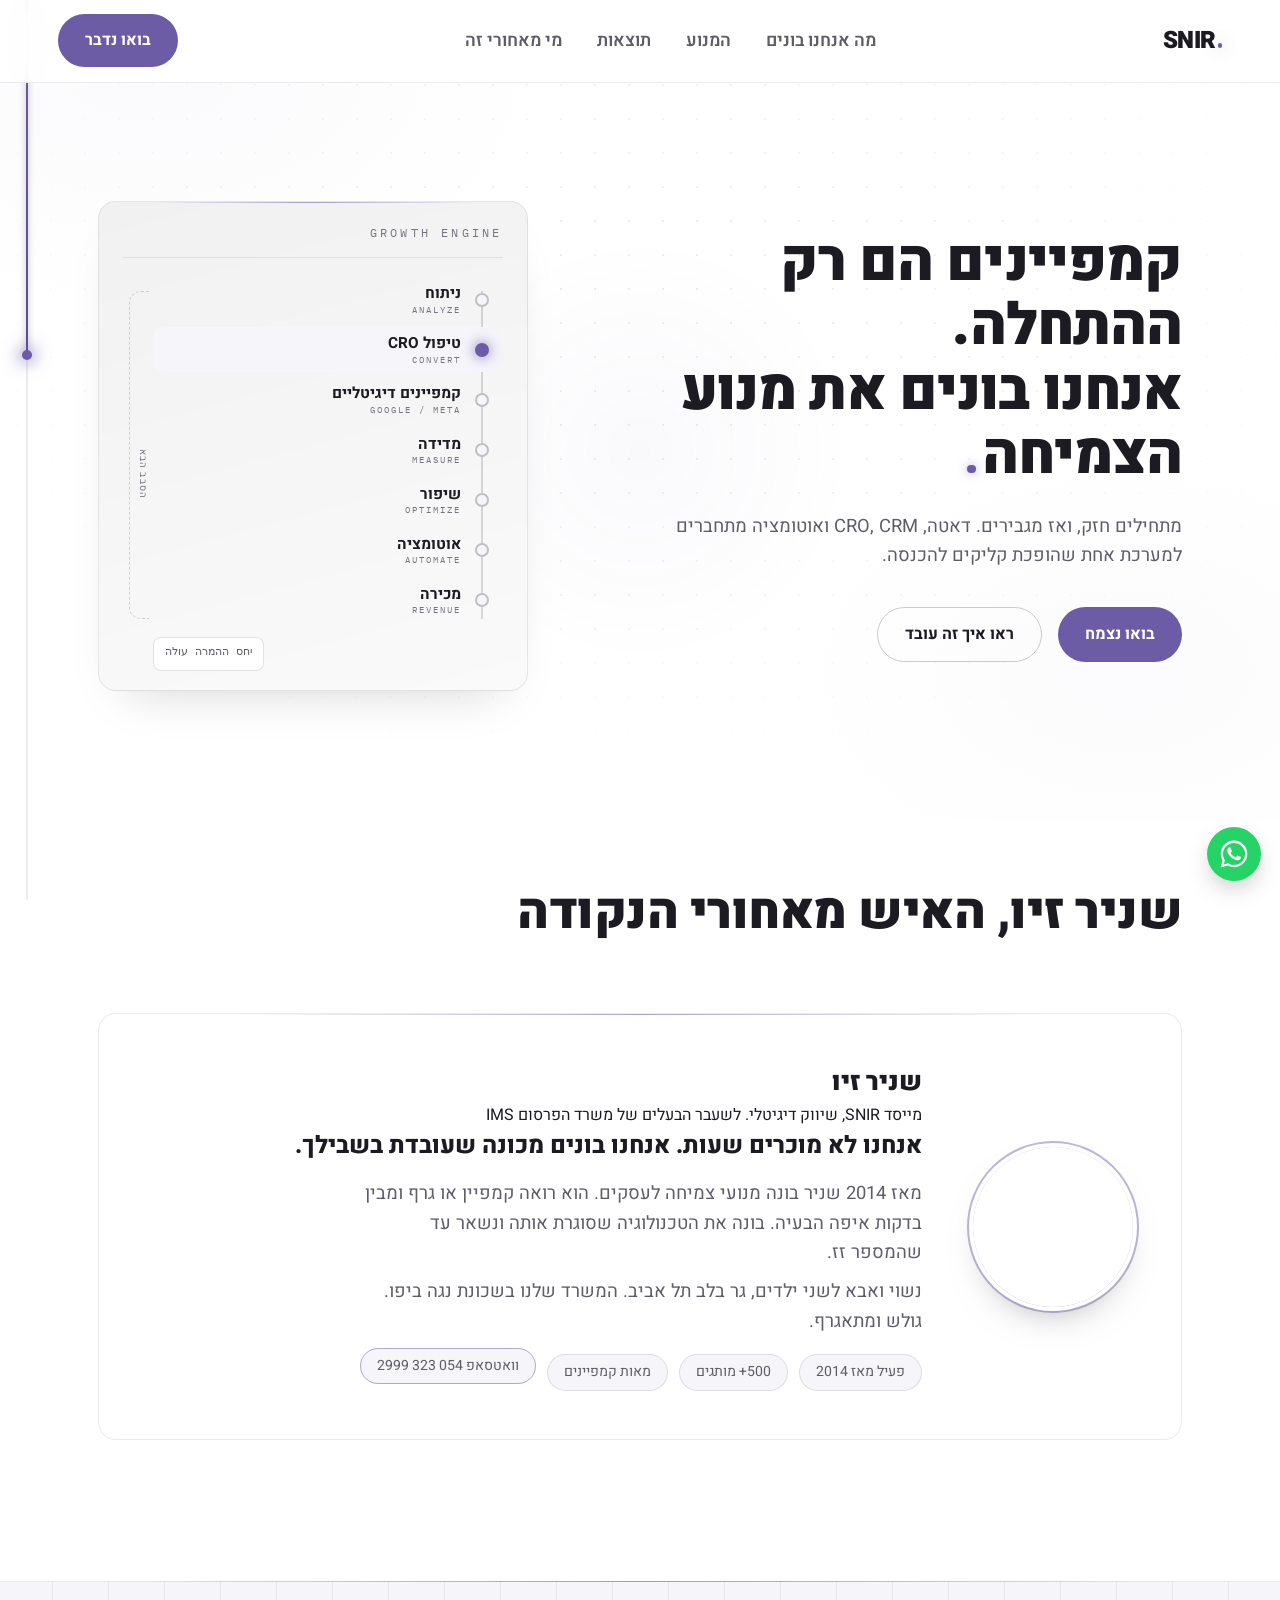
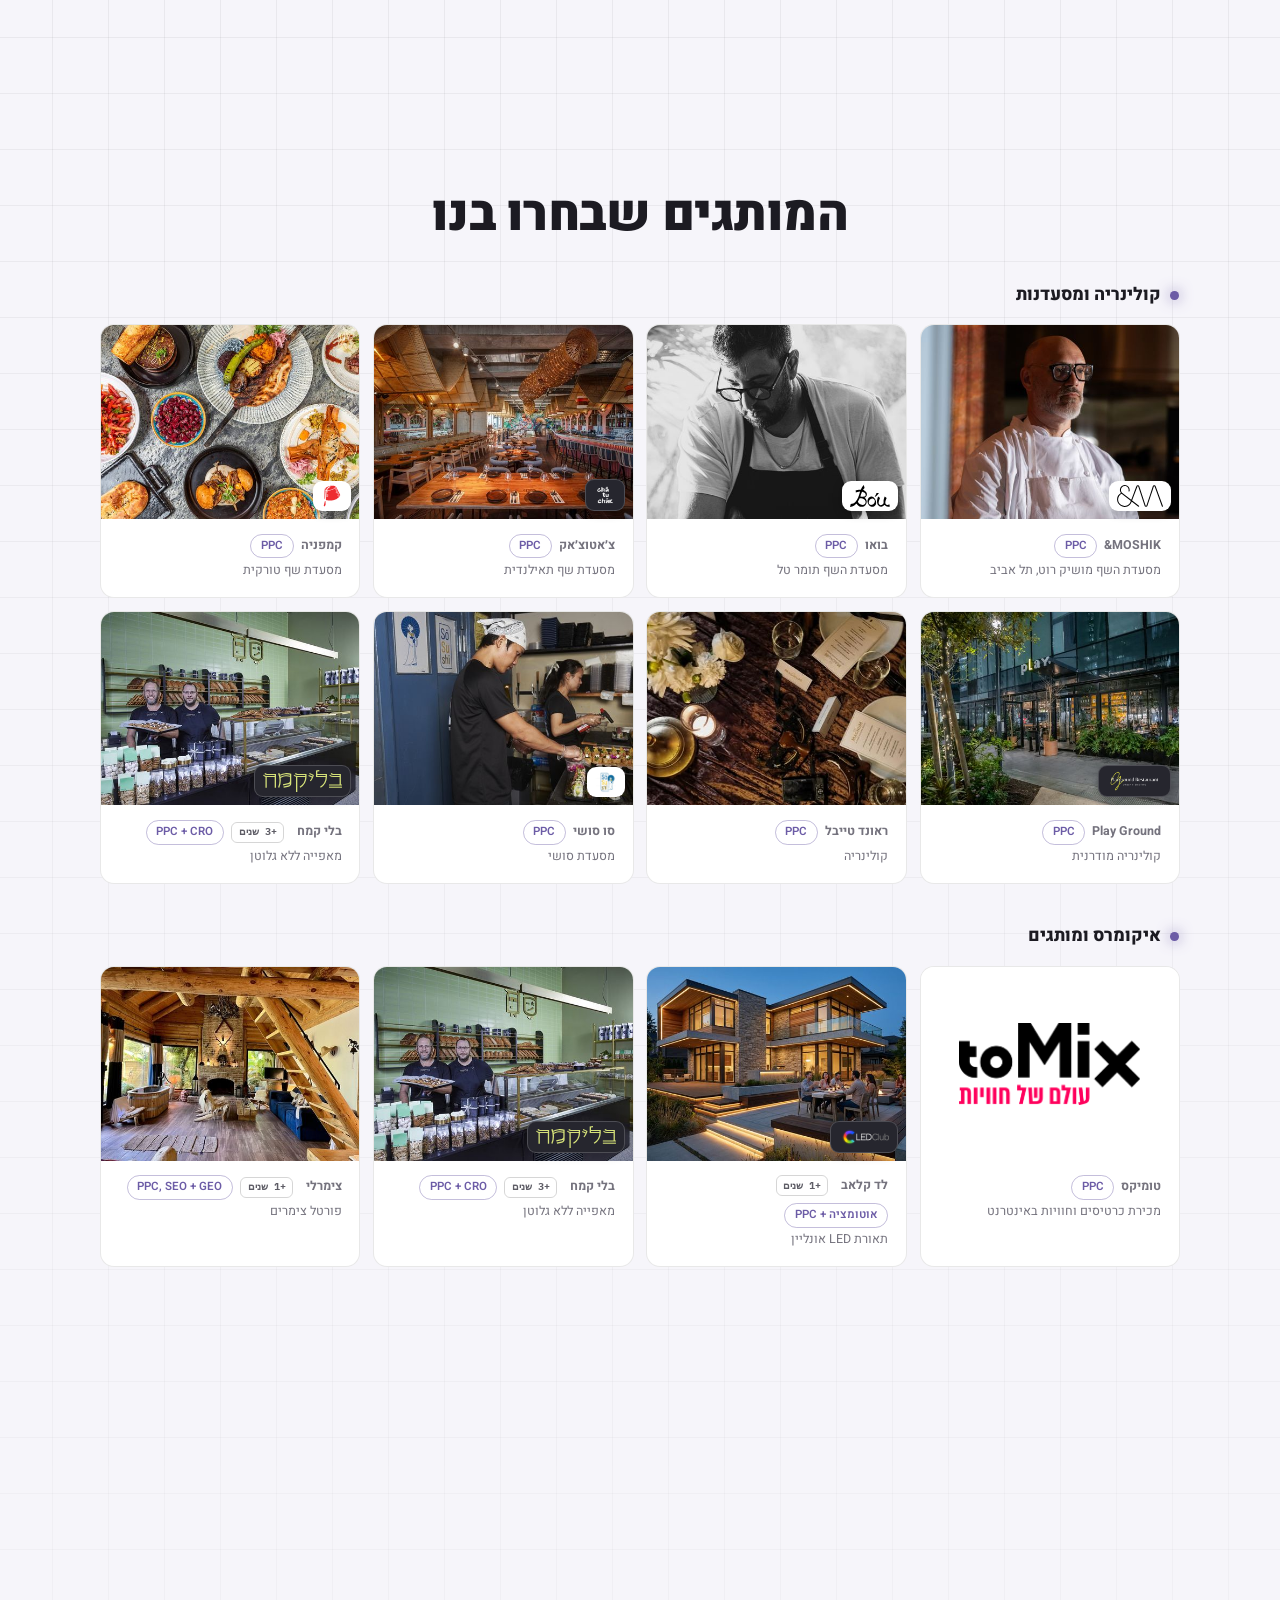
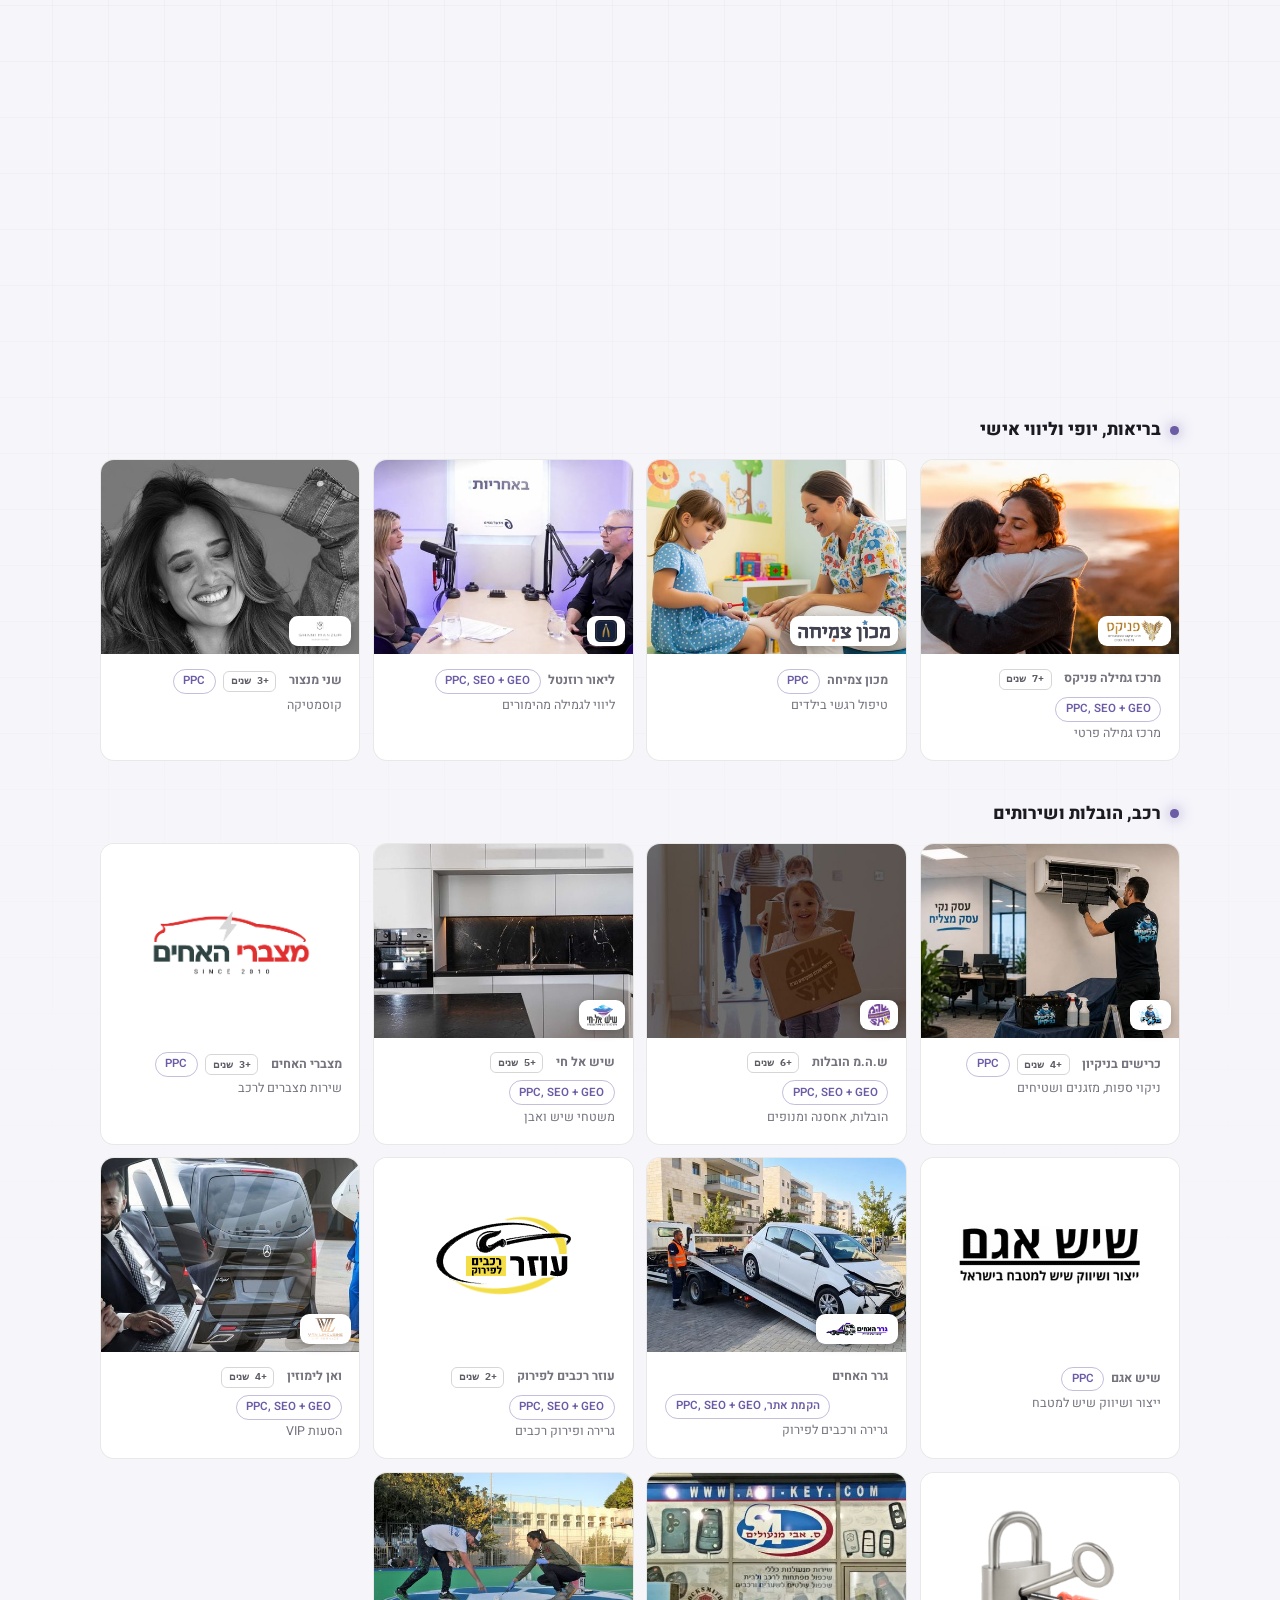
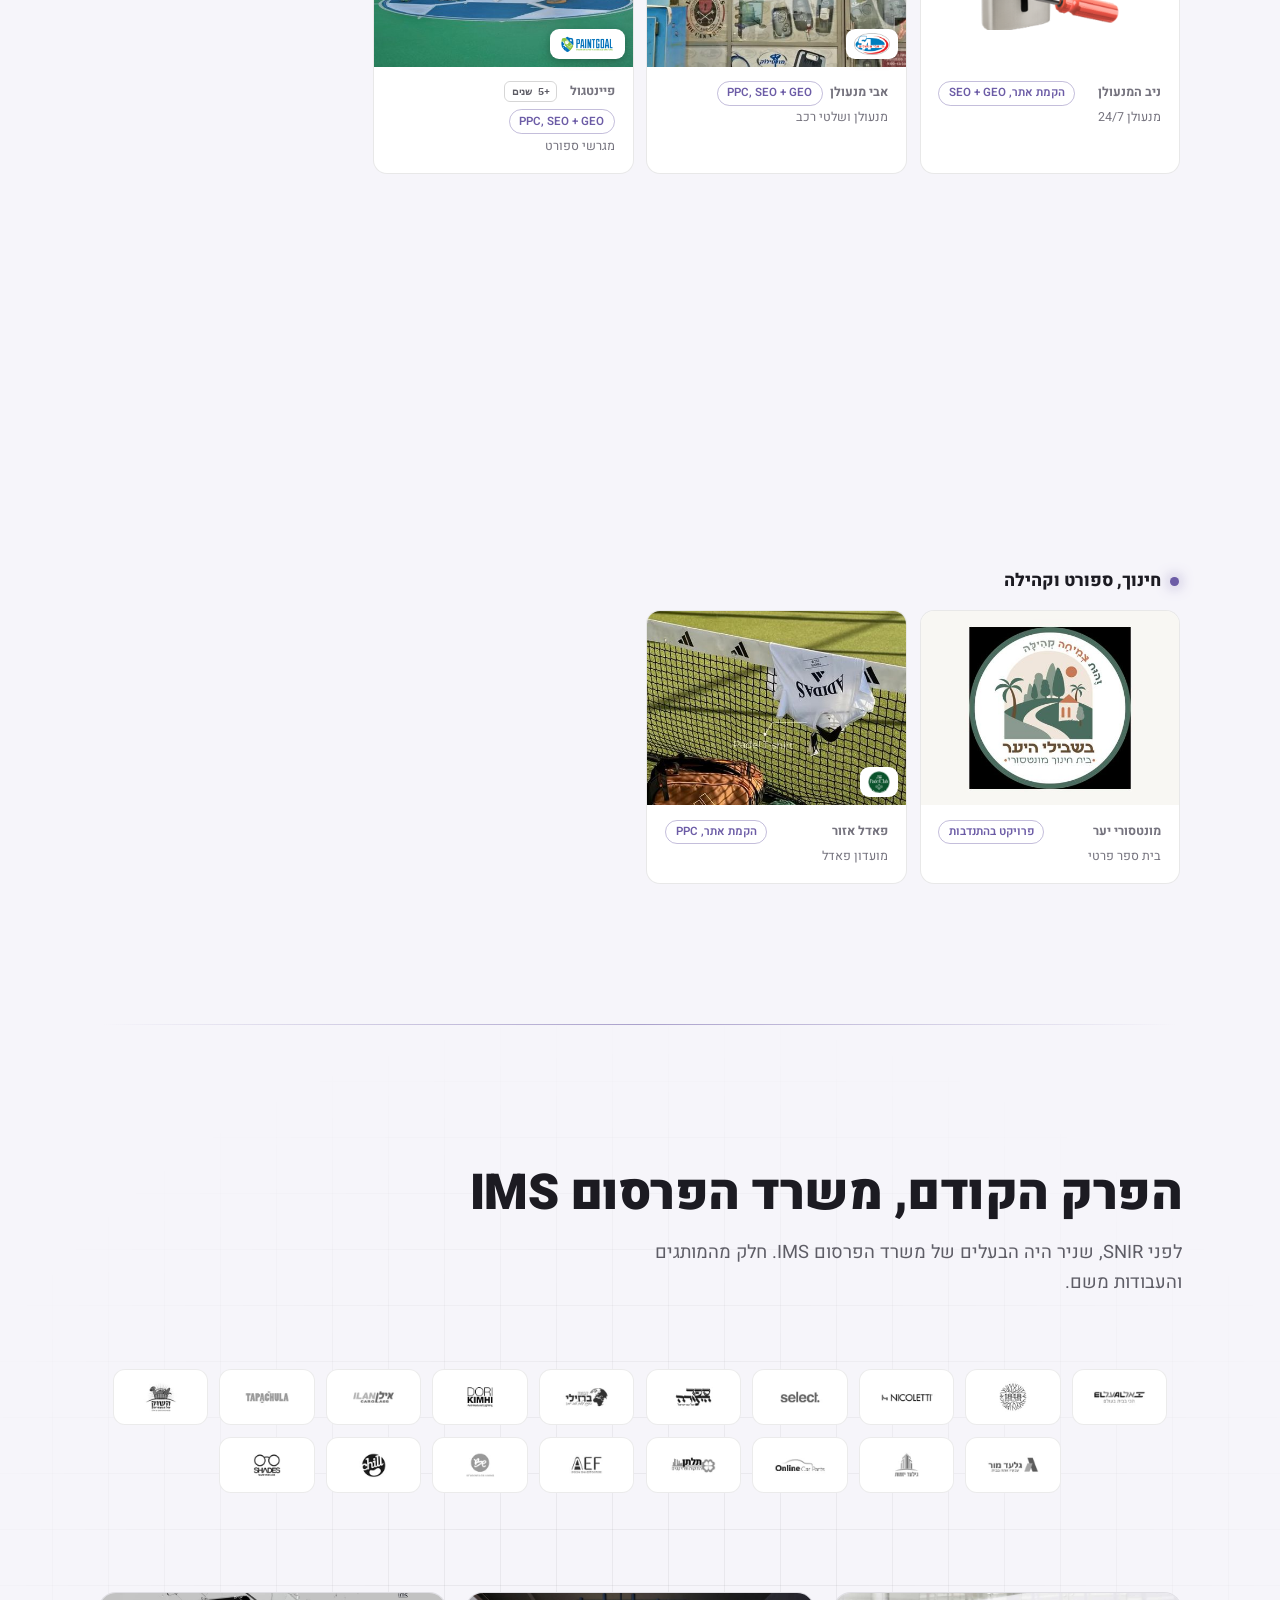
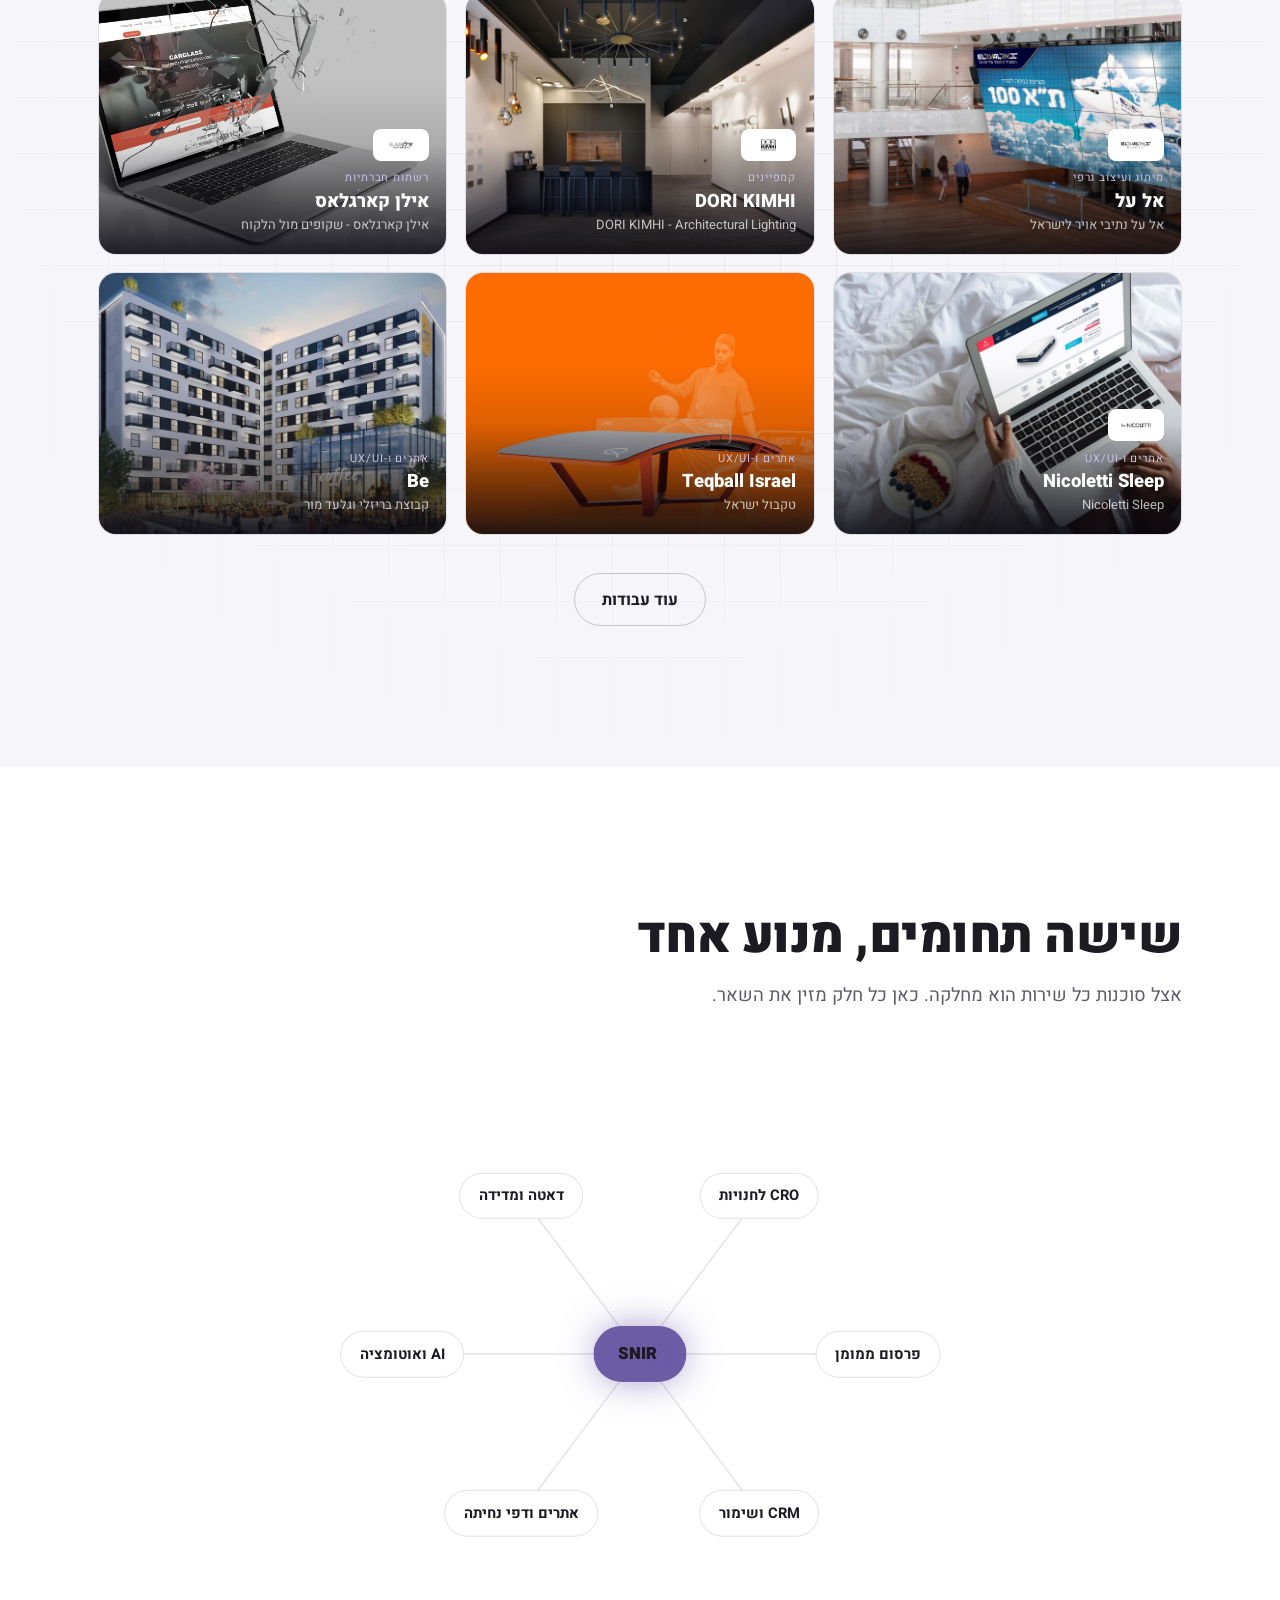
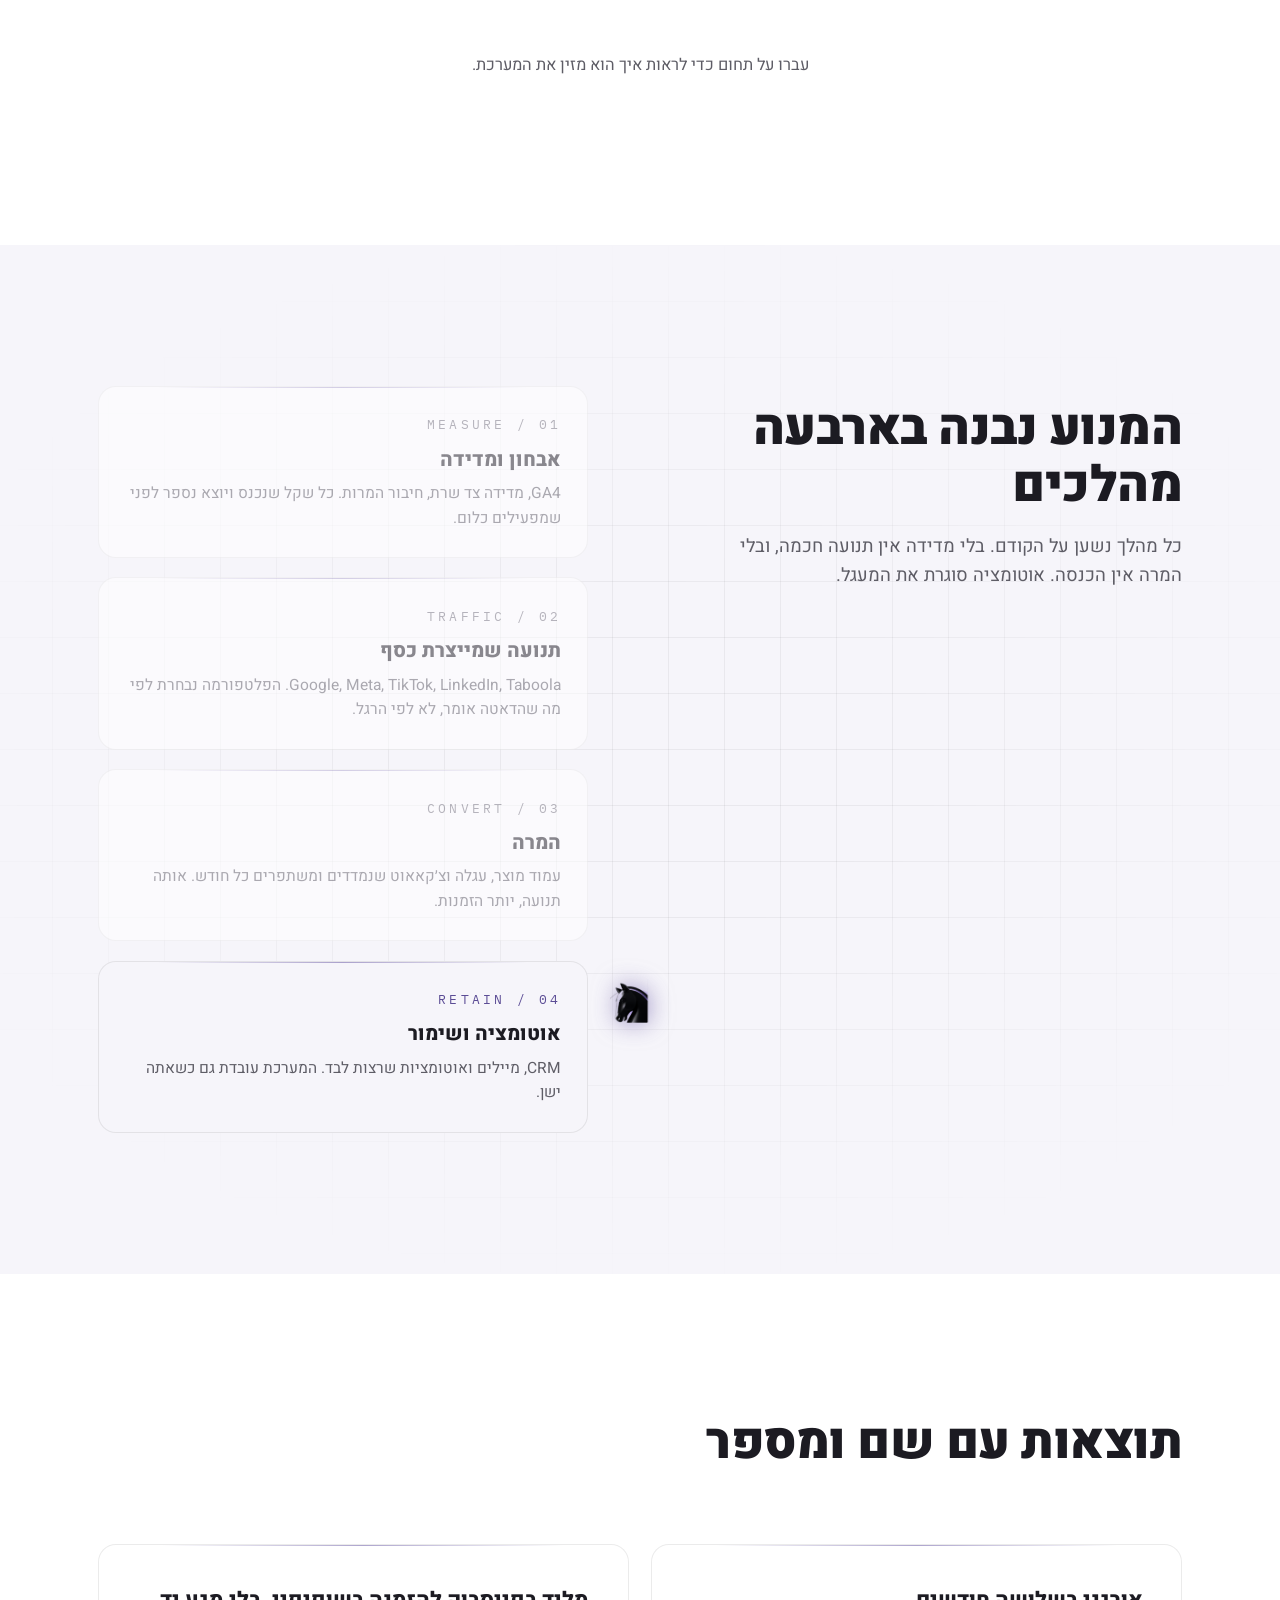
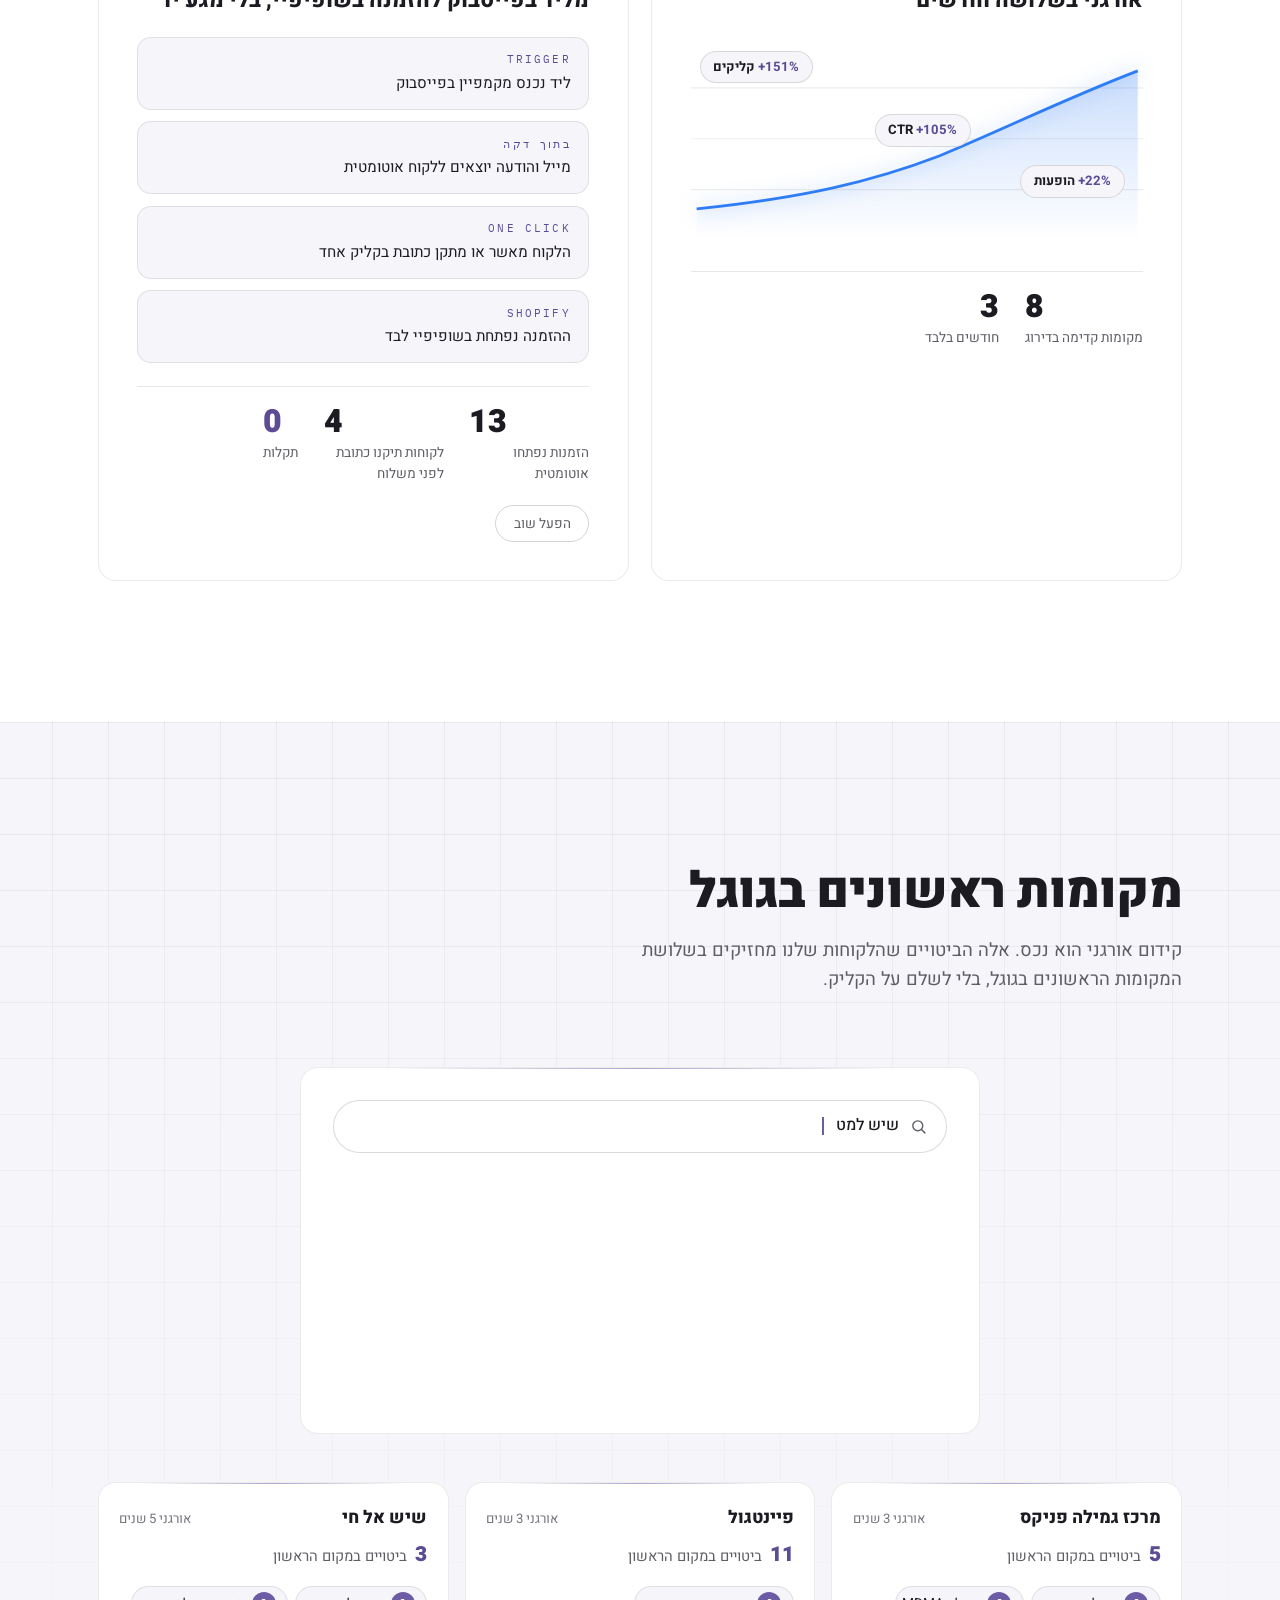
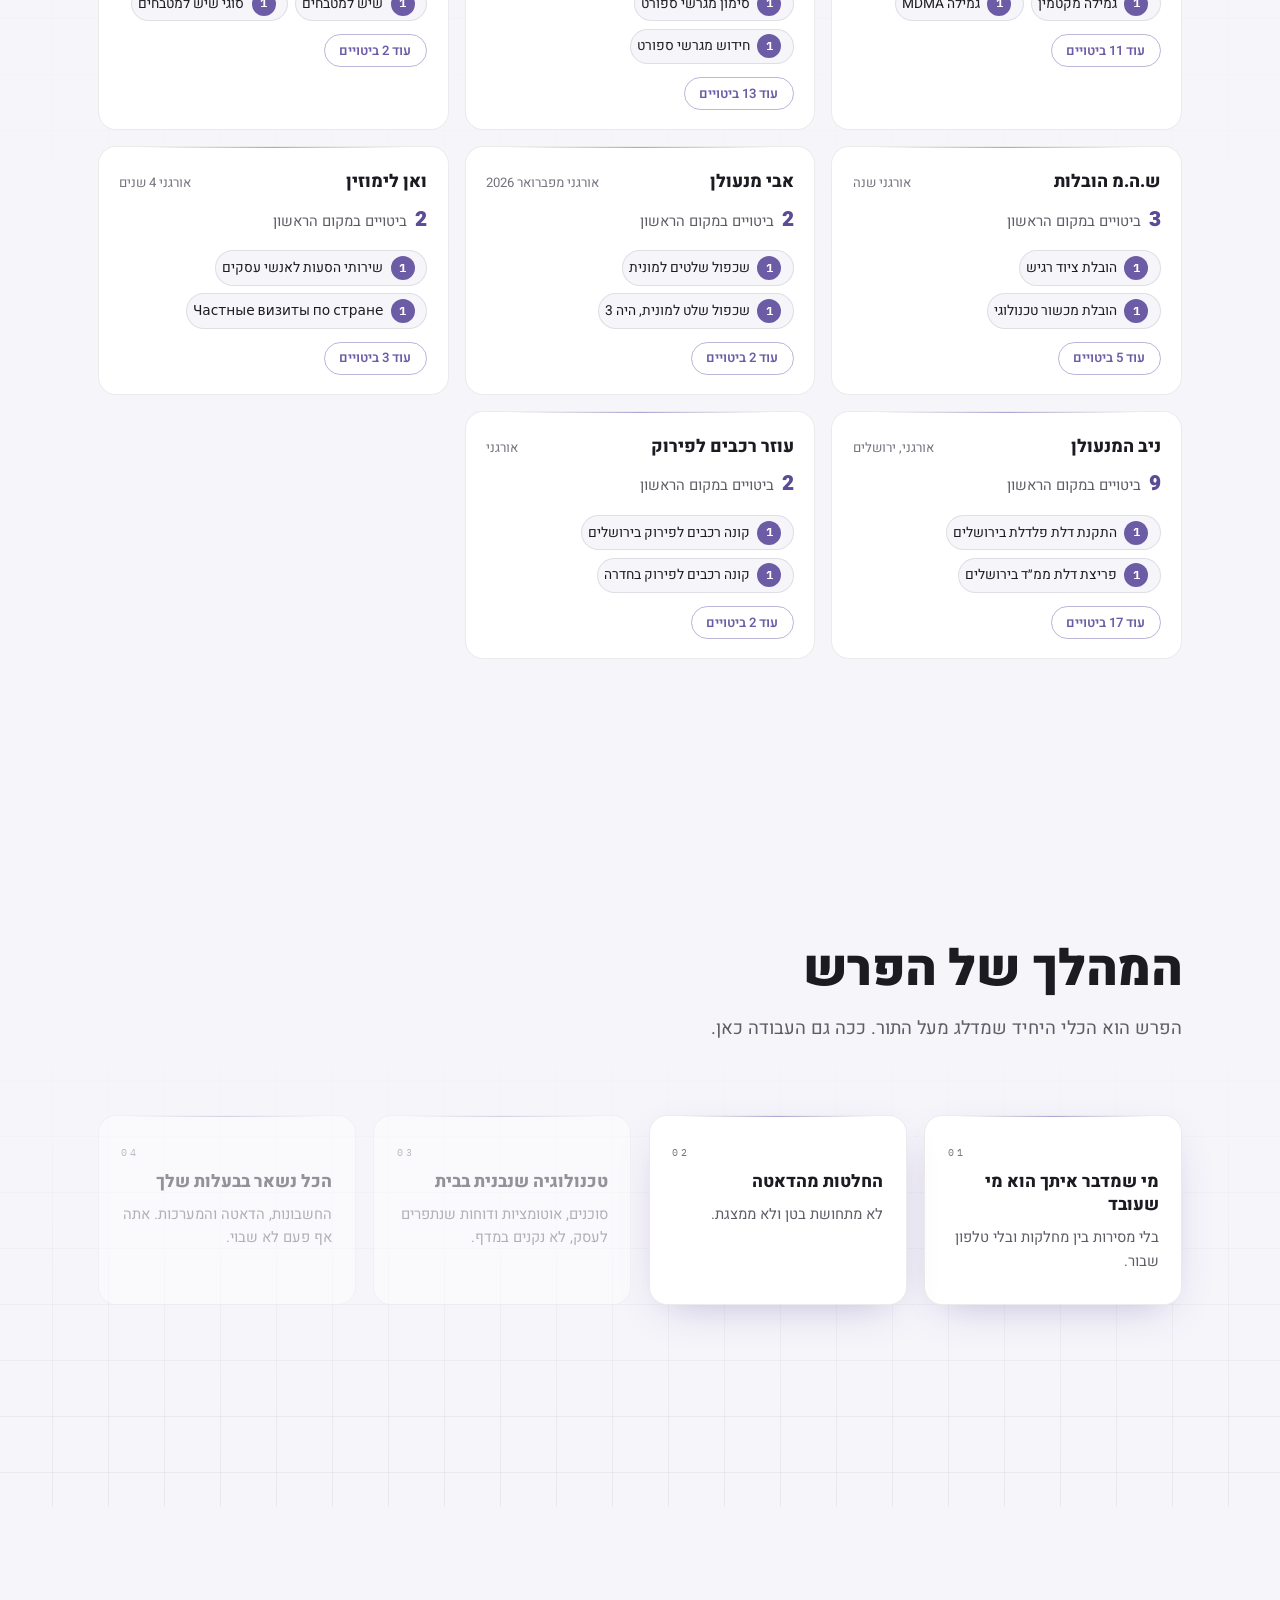
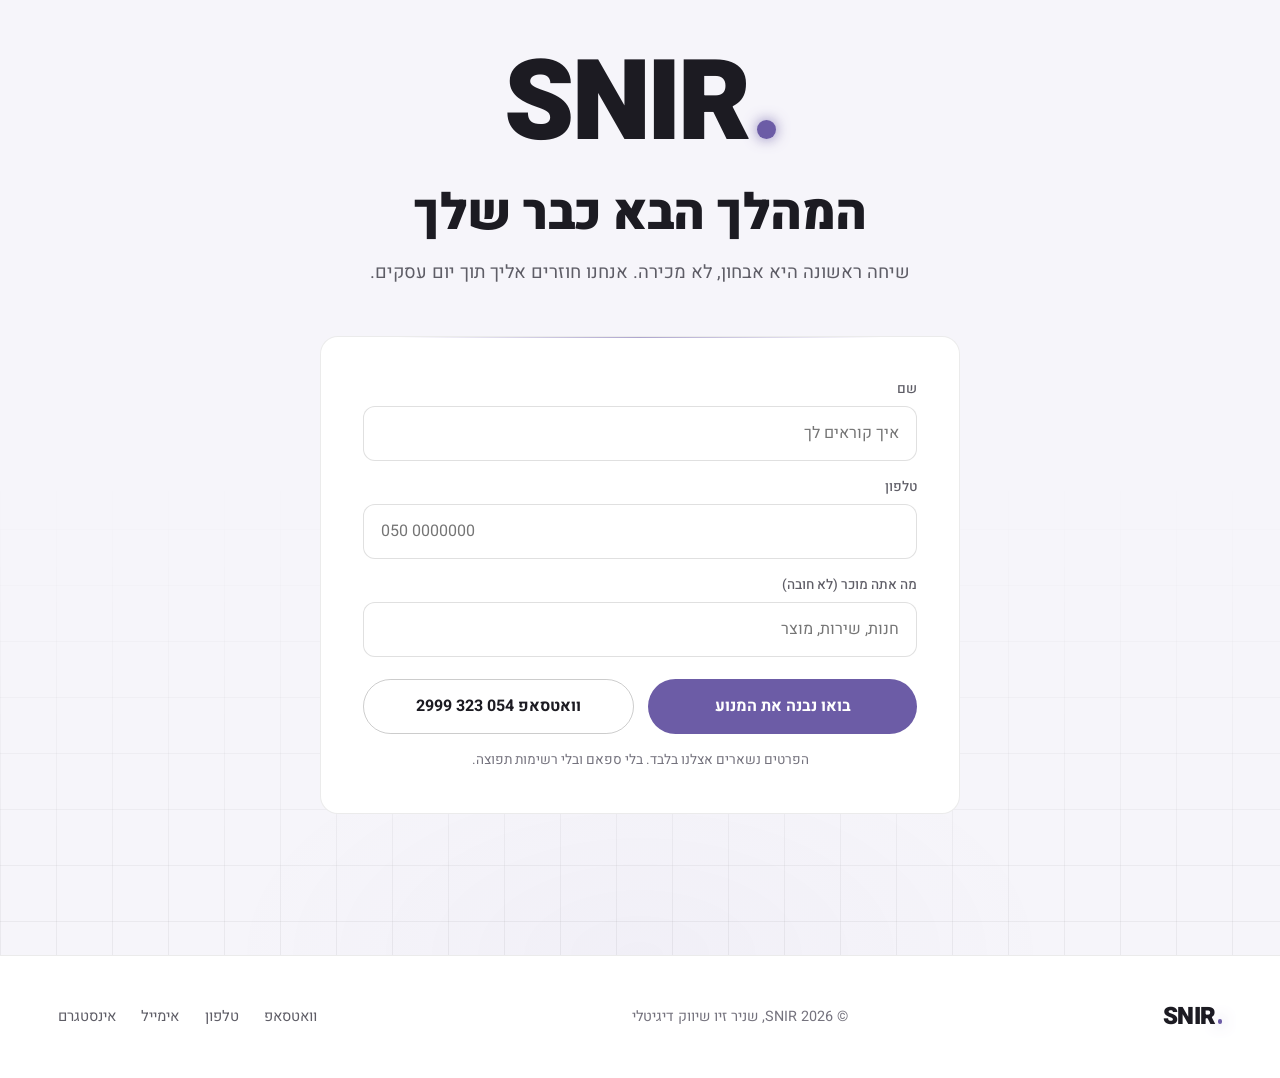
<file: new.html>
<!DOCTYPE html>
<html lang="he"><head><meta charset="UTF-8">
<meta name="robots" content="noindex">
<meta http-equiv="refresh" content="0;url=/">
<link rel="canonical" href="https://snirdote.co.il/">
<title>SNIR.</title></head>
<body><script>location.replace('/');</script></body></html>
</file>
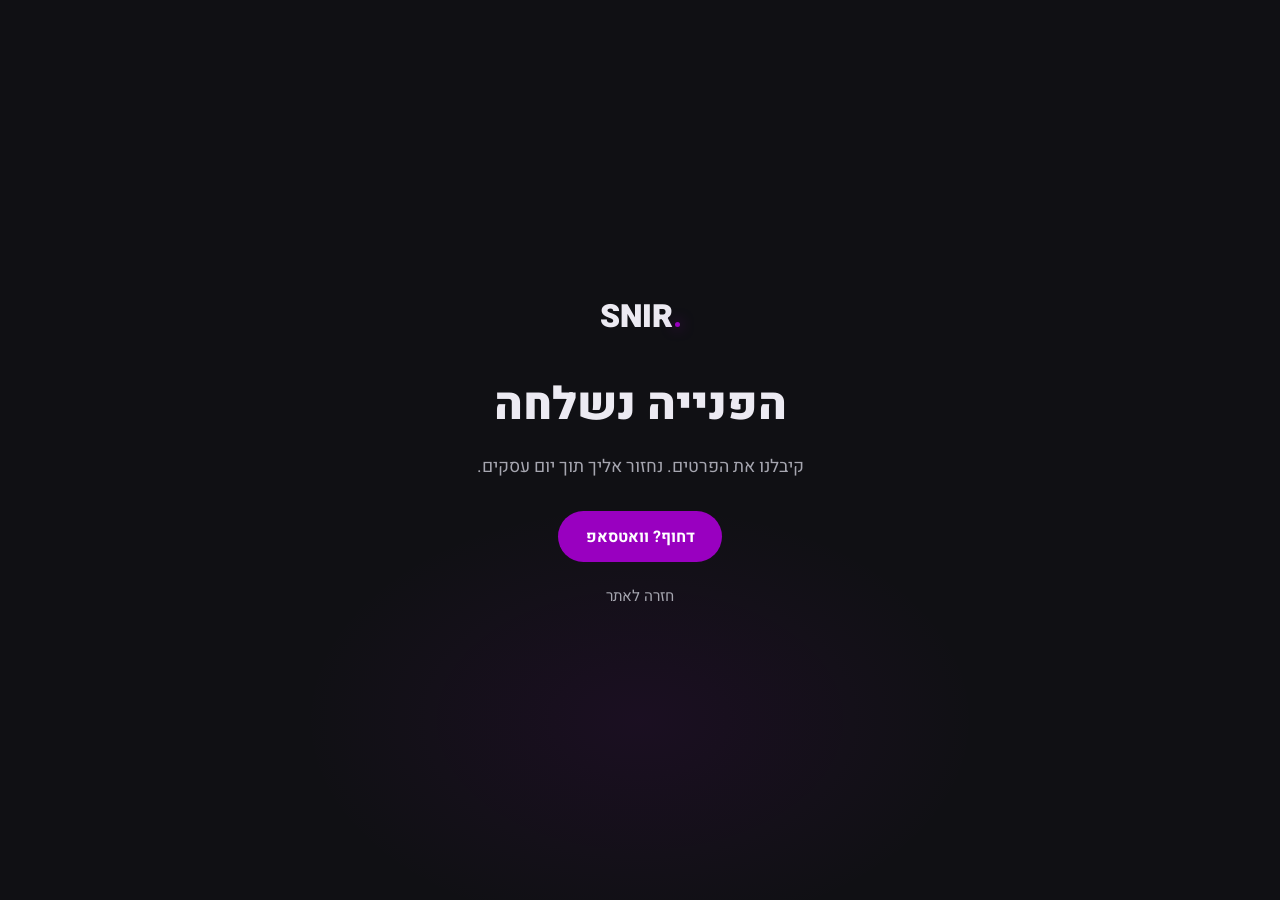
<file: thanks.html>
<!DOCTYPE html>
<html lang="he" dir="rtl">
<head>
  <!-- Google Tag Manager -->
  <script>(function(w,d,s,l,i){w[l]=w[l]||[];w[l].push({'gtm.start':
  new Date().getTime(),event:'gtm.js'});var f=d.getElementsByTagName(s)[0],
  j=d.createElement(s),dl=l!='dataLayer'?'&l='+l:'';j.async=true;j.src=
  'https://www.googletagmanager.com/gtm.js?id='+i+dl;f.parentNode.insertBefore(j,f);
  })(window,document,'script','dataLayer','GTM-WCPBBN33');</script>
  <!-- End Google Tag Manager -->
  <meta charset="UTF-8">
  <meta name="viewport" content="width=device-width, initial-scale=1.0">
  <title>SNIR. · הפנייה נשלחה</title>
  <meta name="robots" content="noindex, nofollow">
  <meta name="theme-color" content="#101014">
  <link rel="icon" type="image/png" href="assets/brand/favicon.png">
  <link href="https://fonts.googleapis.com/css2?family=Heebo:wght@400;700;900&display=swap" rel="stylesheet">
  <style>
    *{margin:0;padding:0;box-sizing:border-box}
    body{font-family:'Heebo',system-ui,sans-serif;background:#101014;color:#ECEAF2;
      min-height:100svh;display:flex;align-items:center;justify-content:center;text-align:center;padding:24px;
      background:radial-gradient(44vw 40vh at 50% 80%,rgba(153,0,192,.08),transparent 60%),#101014}
    .dot{display:inline-block;width:.17em;height:.17em;border-radius:50%;background:#9900C0;
      box-shadow:0 0 14px rgba(153,0,192,.8);margin-inline-start:.08em}
    .brand{font-weight:900;font-size:2rem;direction:ltr;margin-bottom:2rem;display:block}
    h1{font-size:clamp(1.8rem,5vw,2.8rem);font-weight:900}
    p{color:#A6A6B0;margin-top:1rem;font-size:1.1rem}
    .btn{display:inline-flex;margin-top:2rem;background:#9900C0;color:#fff;font-weight:700;
      padding:.85rem 1.7rem;border-radius:999px;text-decoration:none}
    .back{display:block;margin-top:1.4rem;color:#A6A6B0;text-decoration:none;font-size:.95rem}
  </style>
</head>
<body>
<!-- Google Tag Manager (noscript) -->
<noscript><iframe src="https://www.googletagmanager.com/ns.html?id=GTM-WCPBBN33"
height="0" width="0" style="display:none;visibility:hidden"></iframe></noscript>
<!-- End Google Tag Manager (noscript) -->
<main>
  <span class="brand">SNIR<span class="dot"></span></span>
  <h1>הפנייה נשלחה</h1>
  <p>קיבלנו את הפרטים. נחזור אליך תוך יום עסקים.</p>
  <a class="btn" href="https://wa.me/972543232999?text=%D7%94%D7%99%20%D7%A9%D7%A0%D7%99%D7%A8%2C%20%D7%A9%D7%9C%D7%97%D7%AA%D7%99%20%D7%A4%D7%A0%D7%99%D7%99%D7%94%20%D7%91%D7%90%D7%AA%D7%A8">דחוף? וואטסאפ</a>
  <a class="back" href="/">חזרה לאתר</a>
</main>
</body>
</html>
</file>
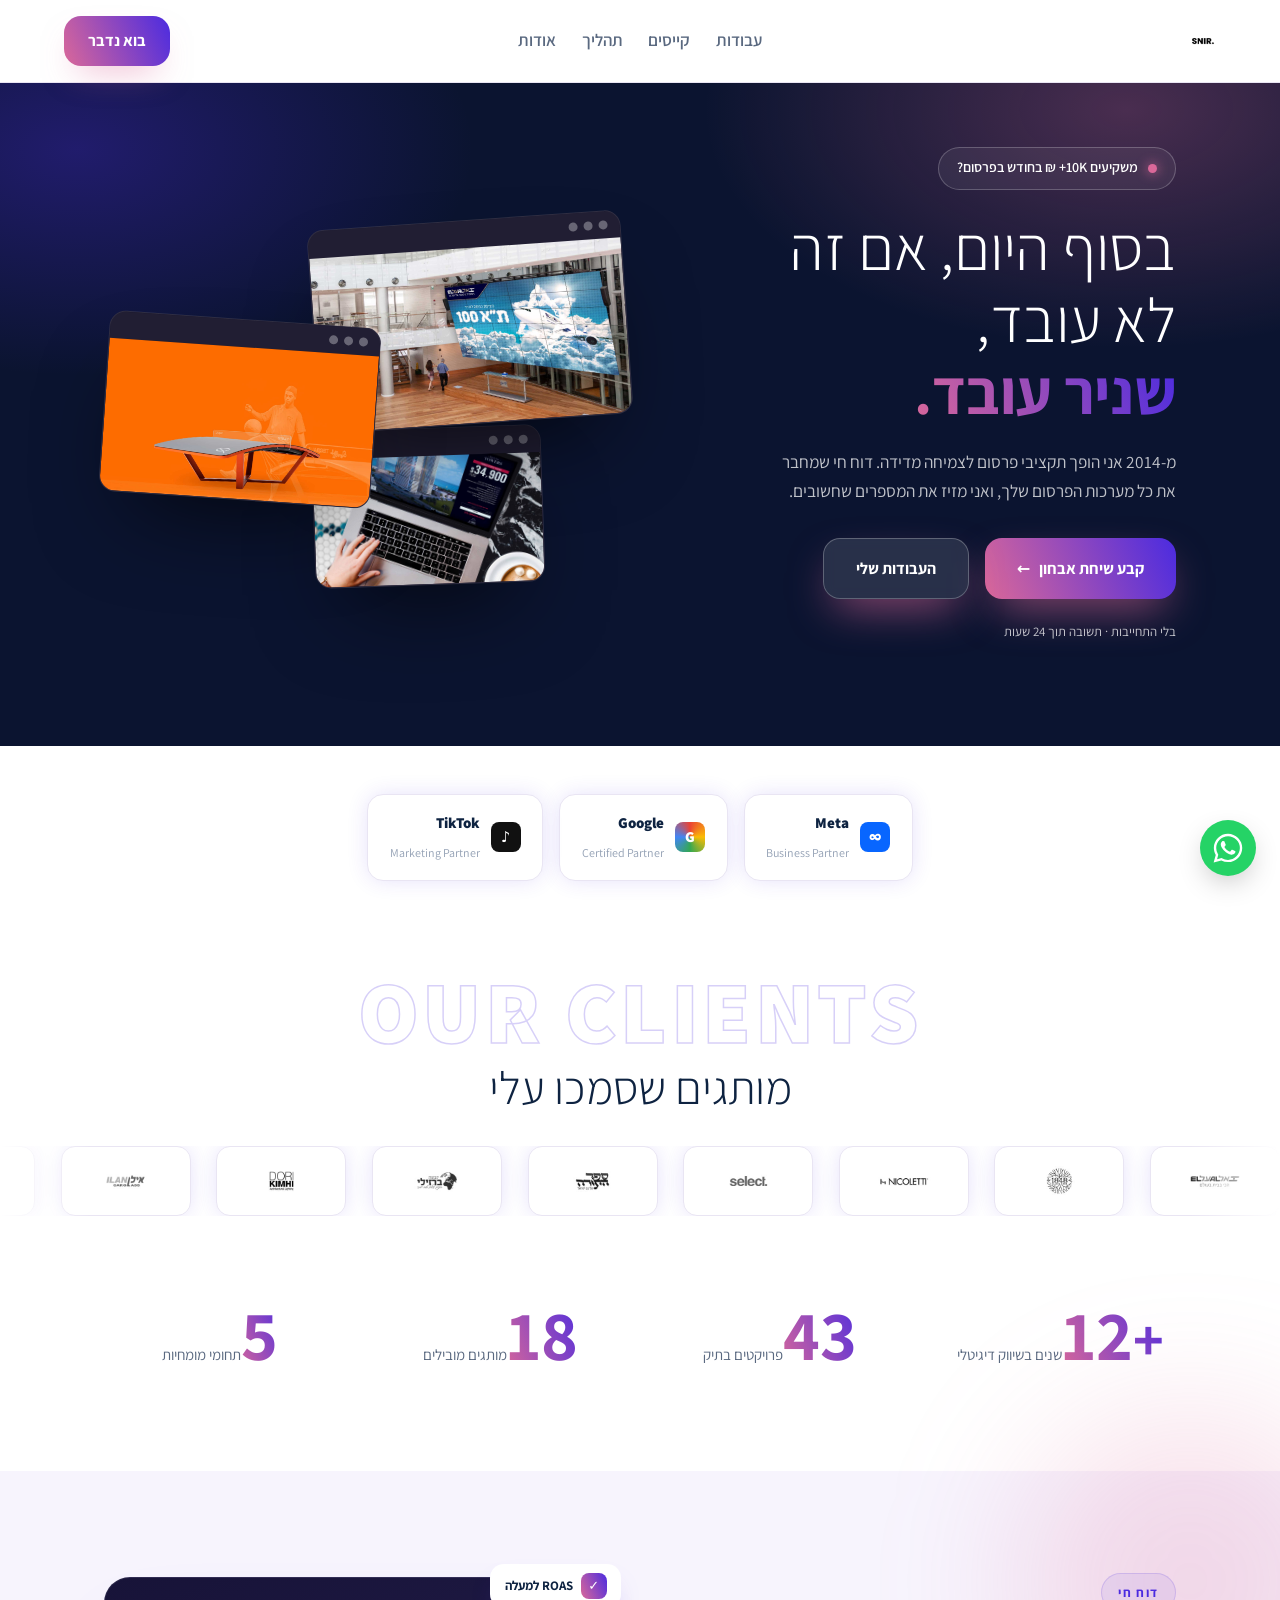
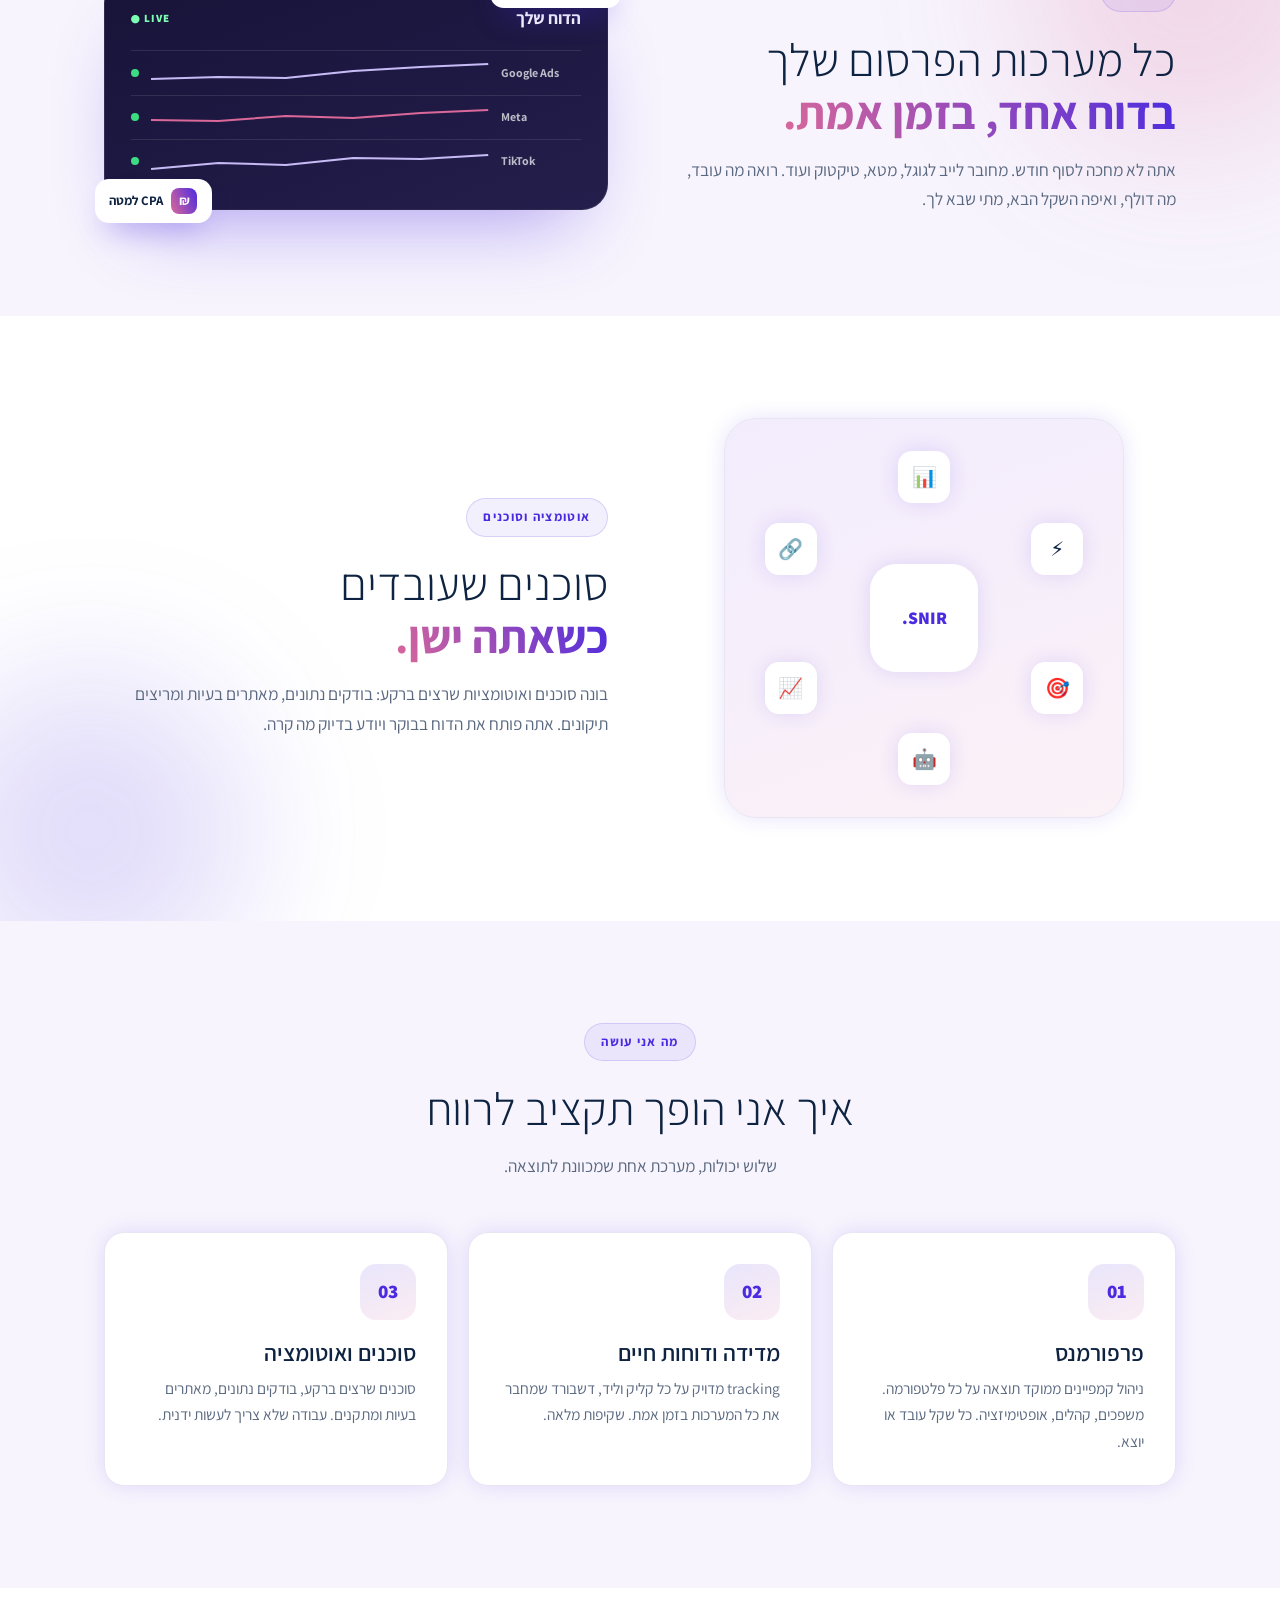
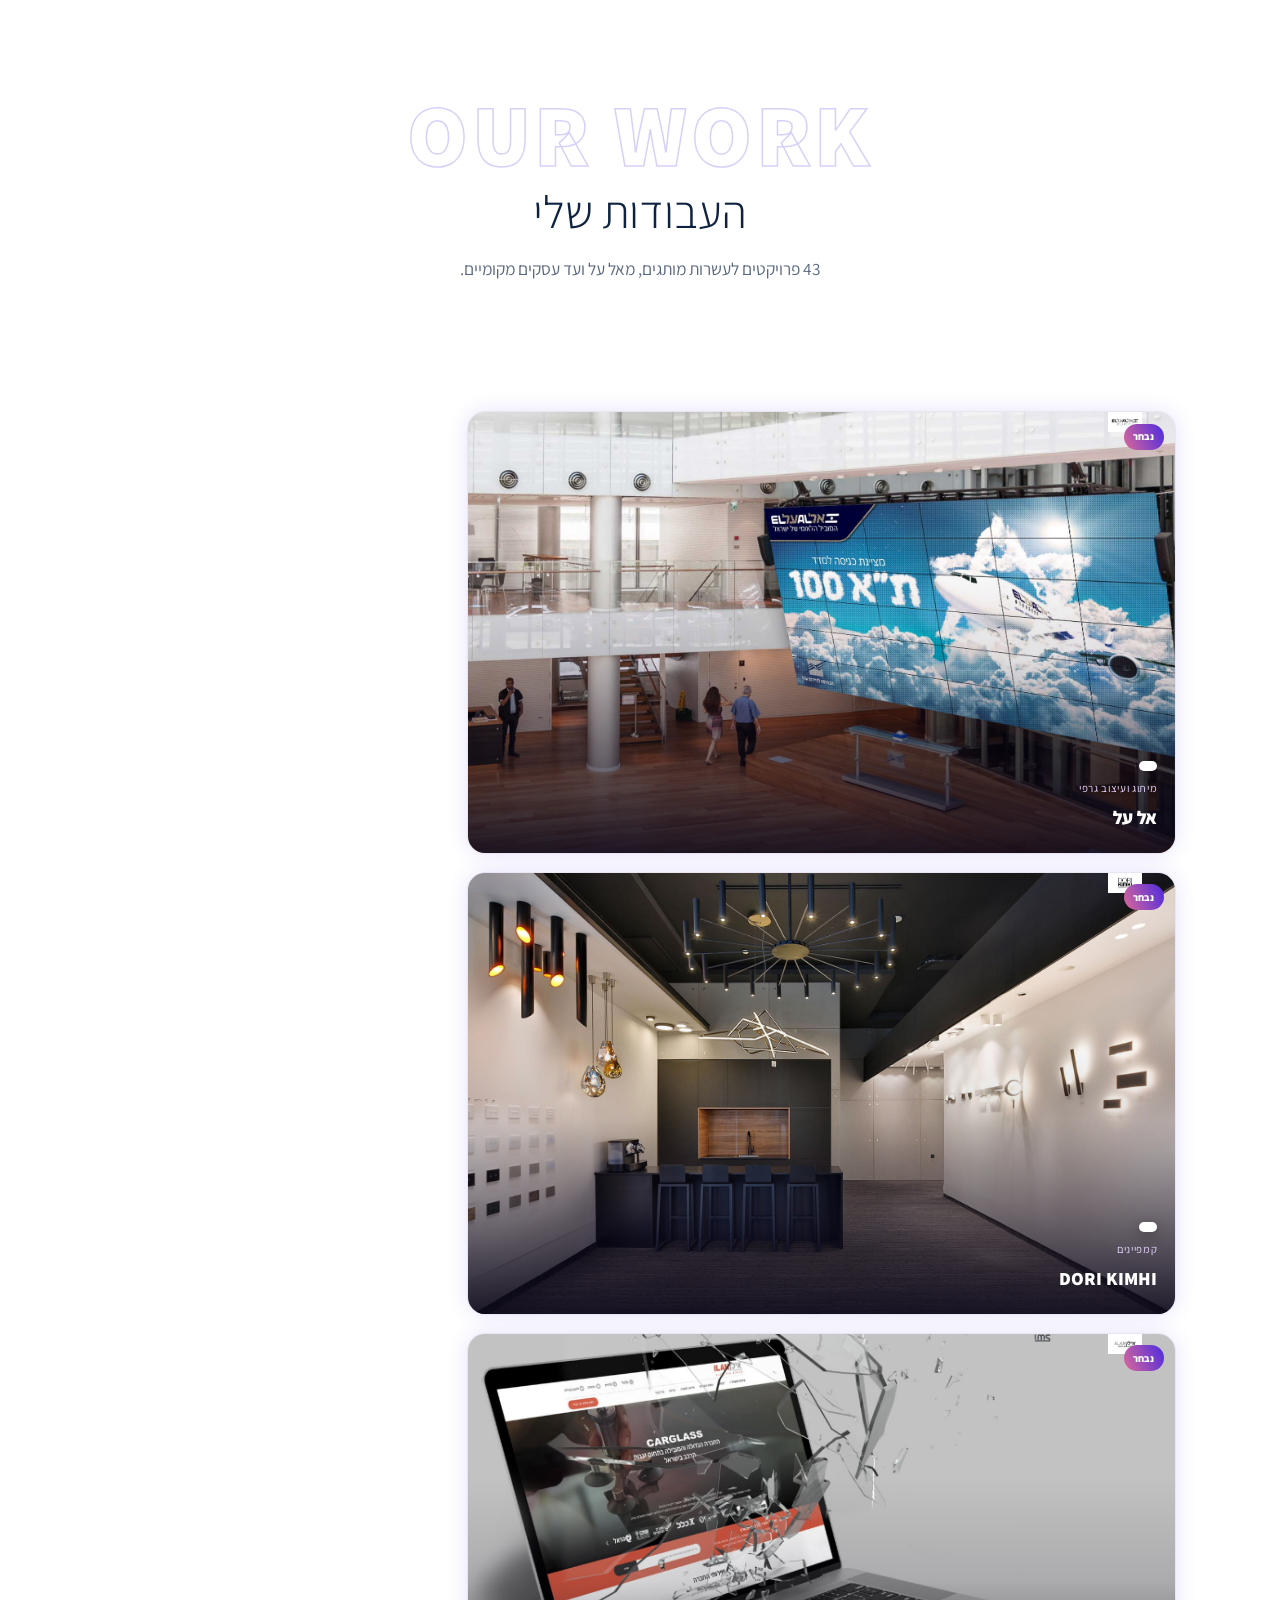
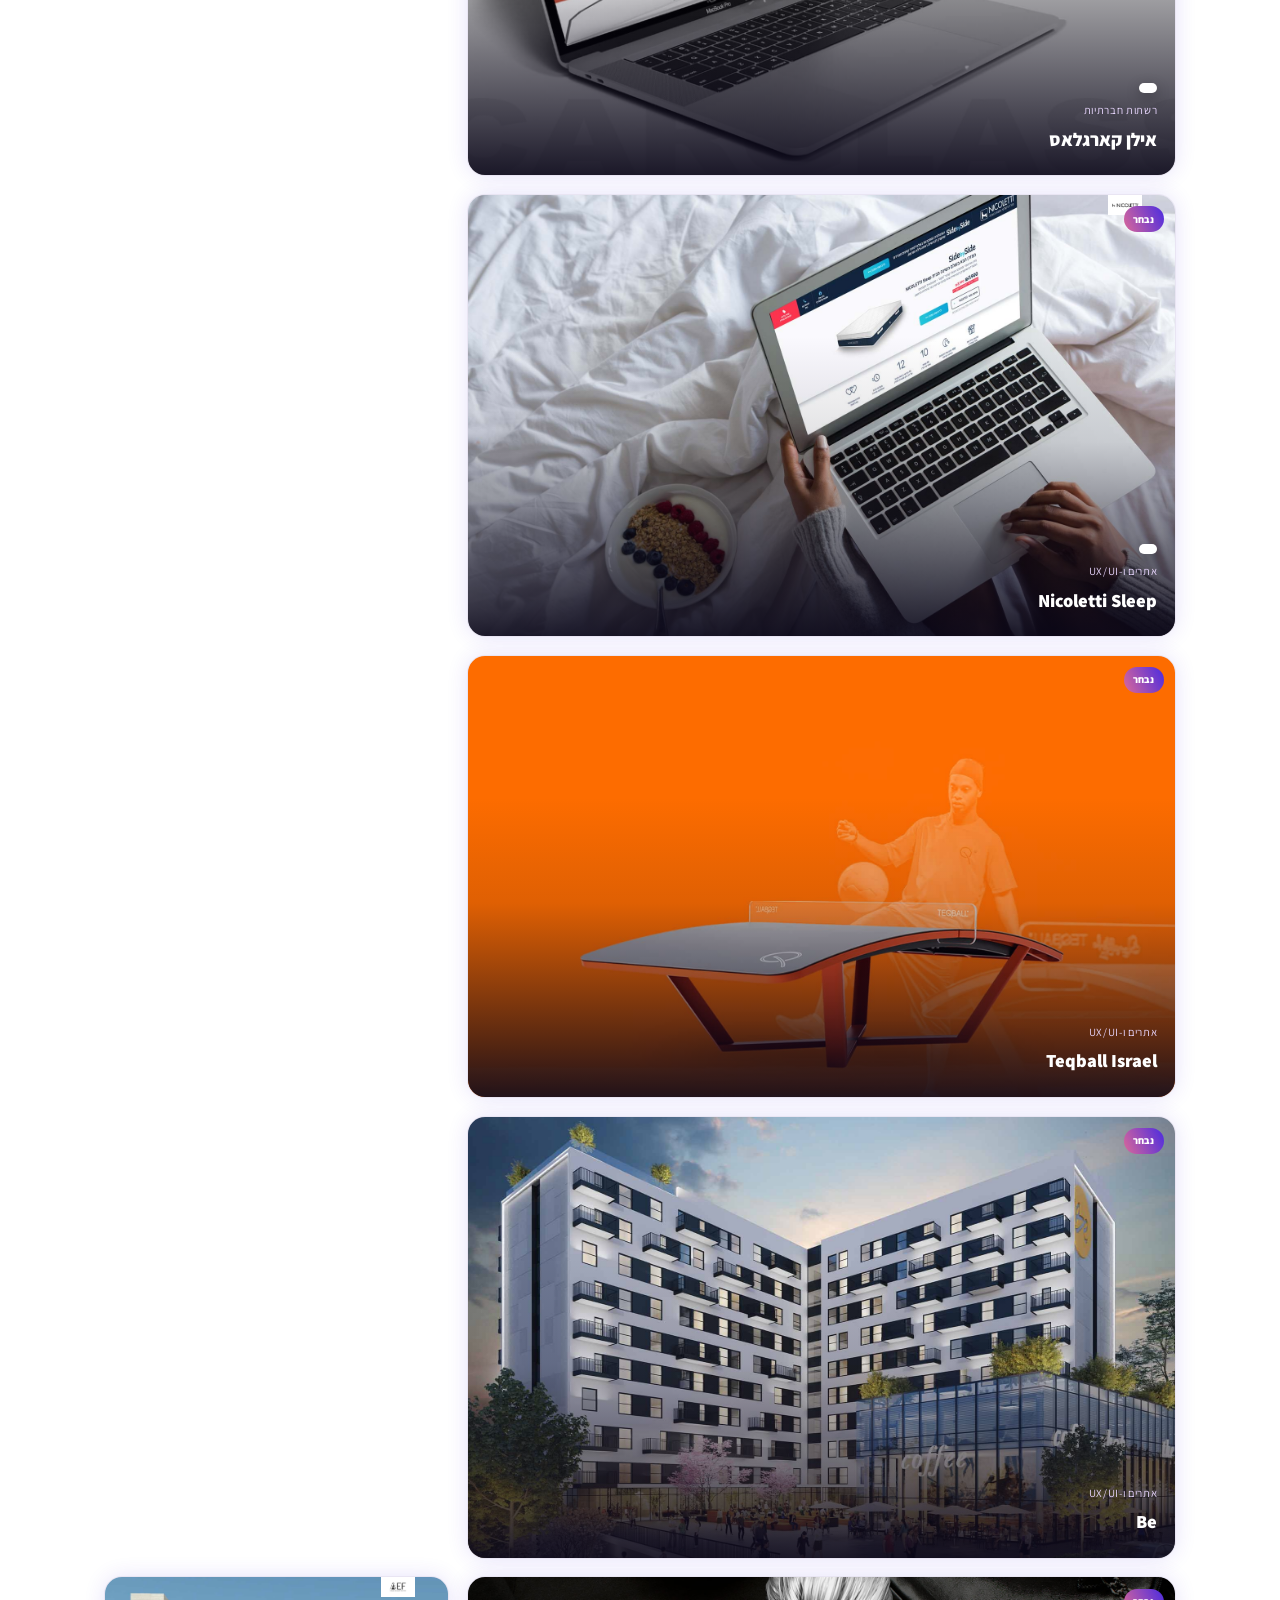
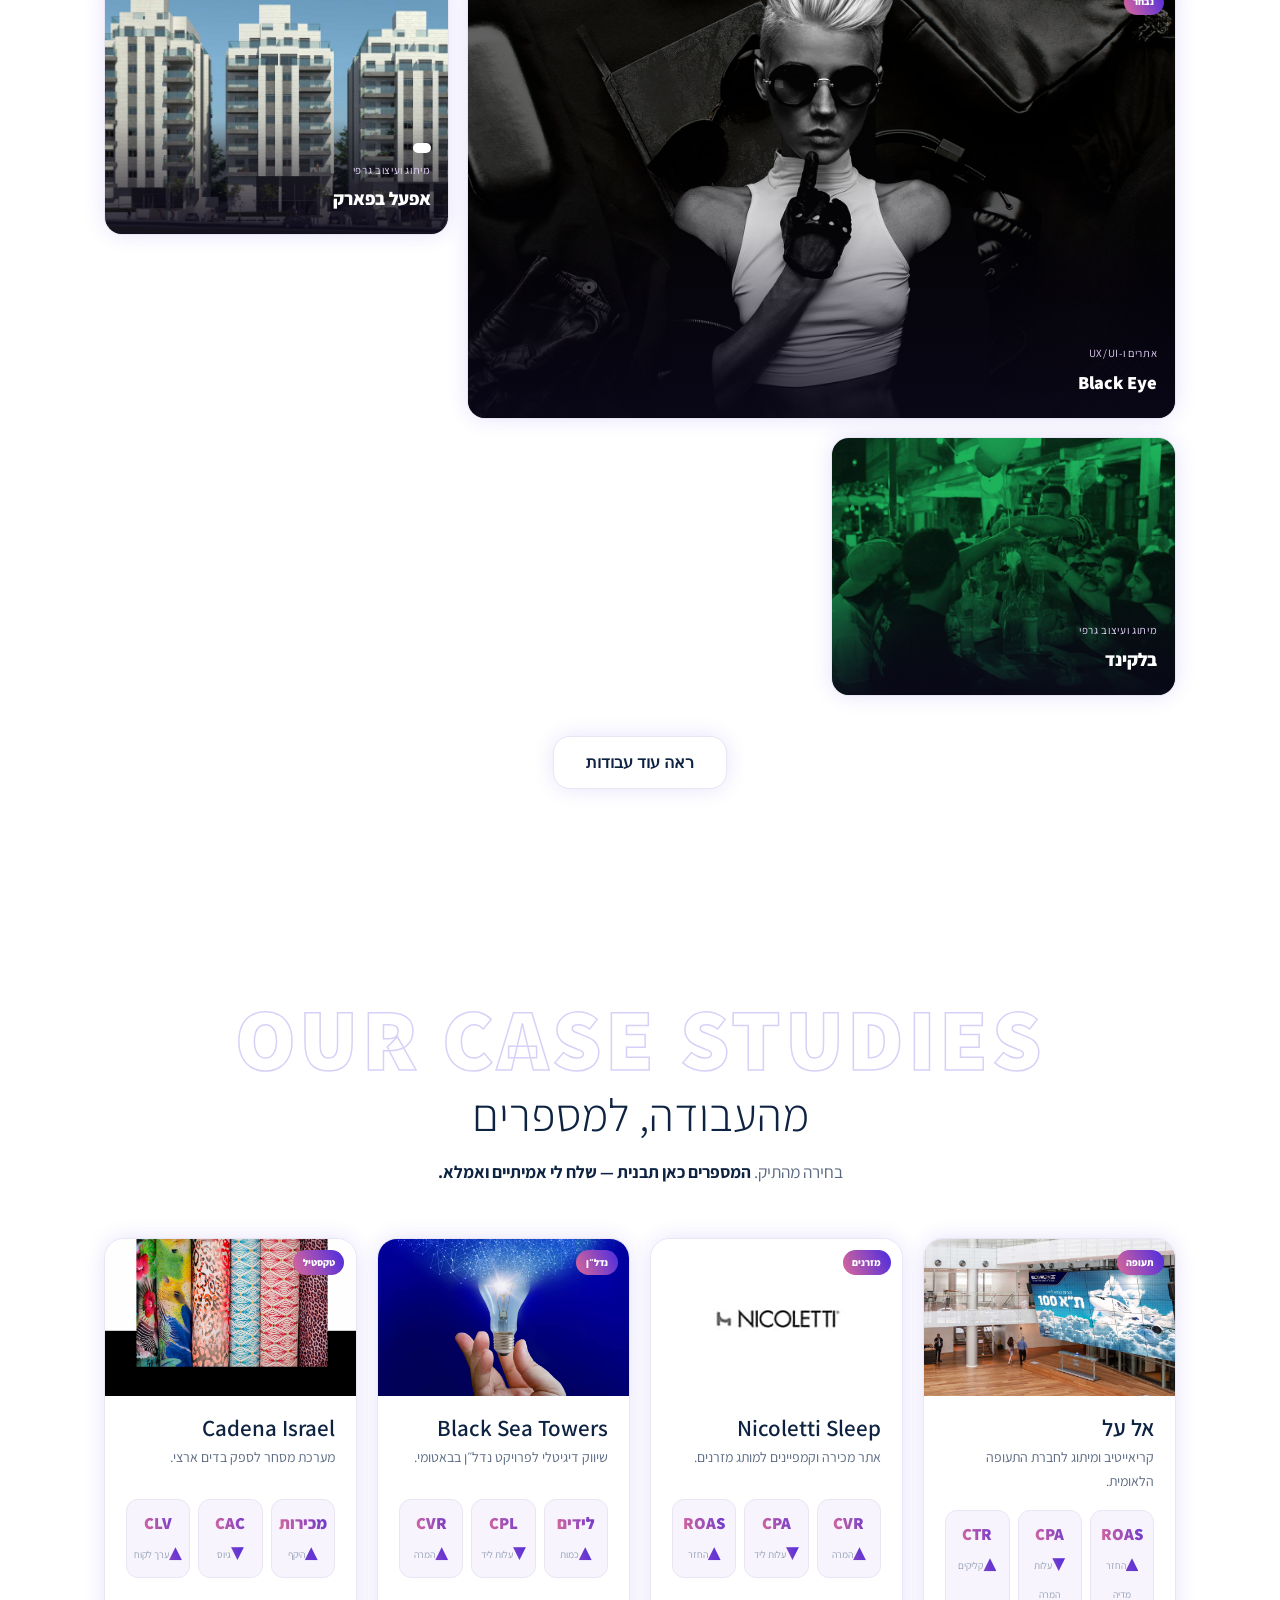
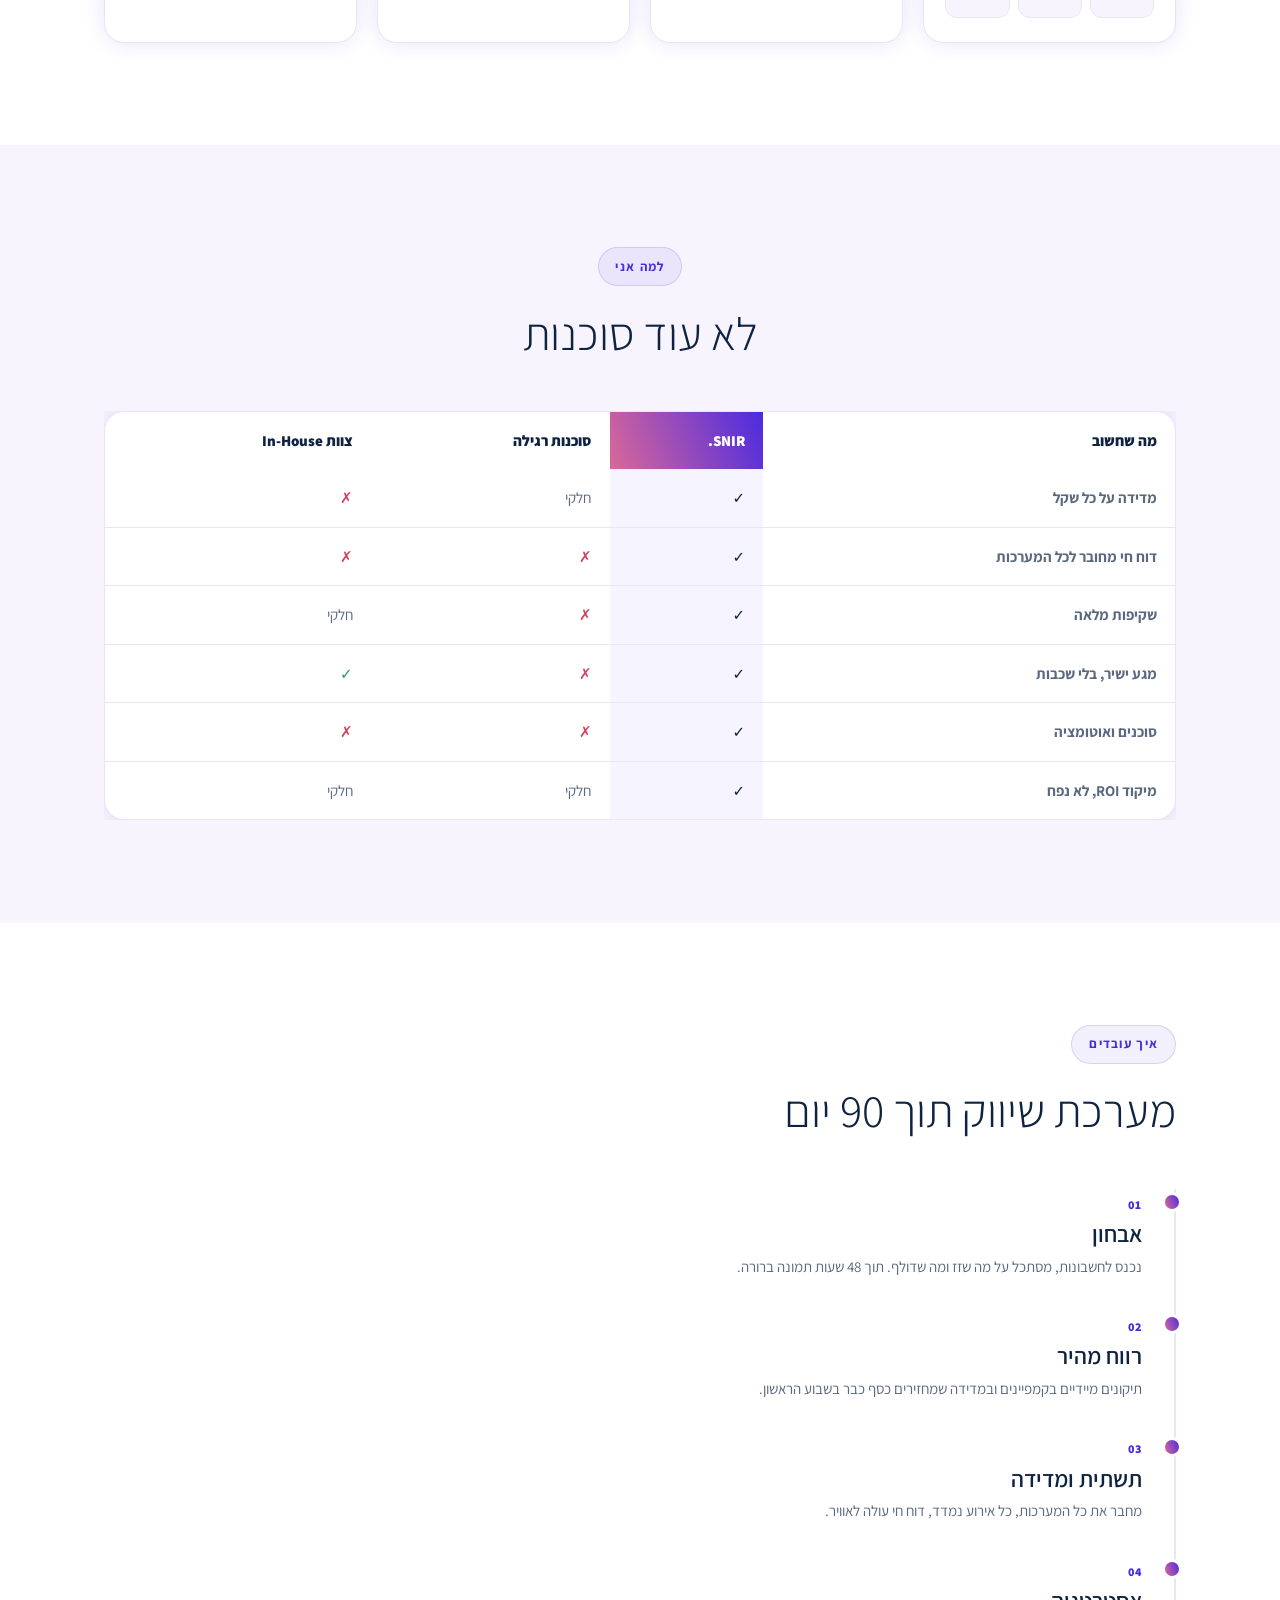
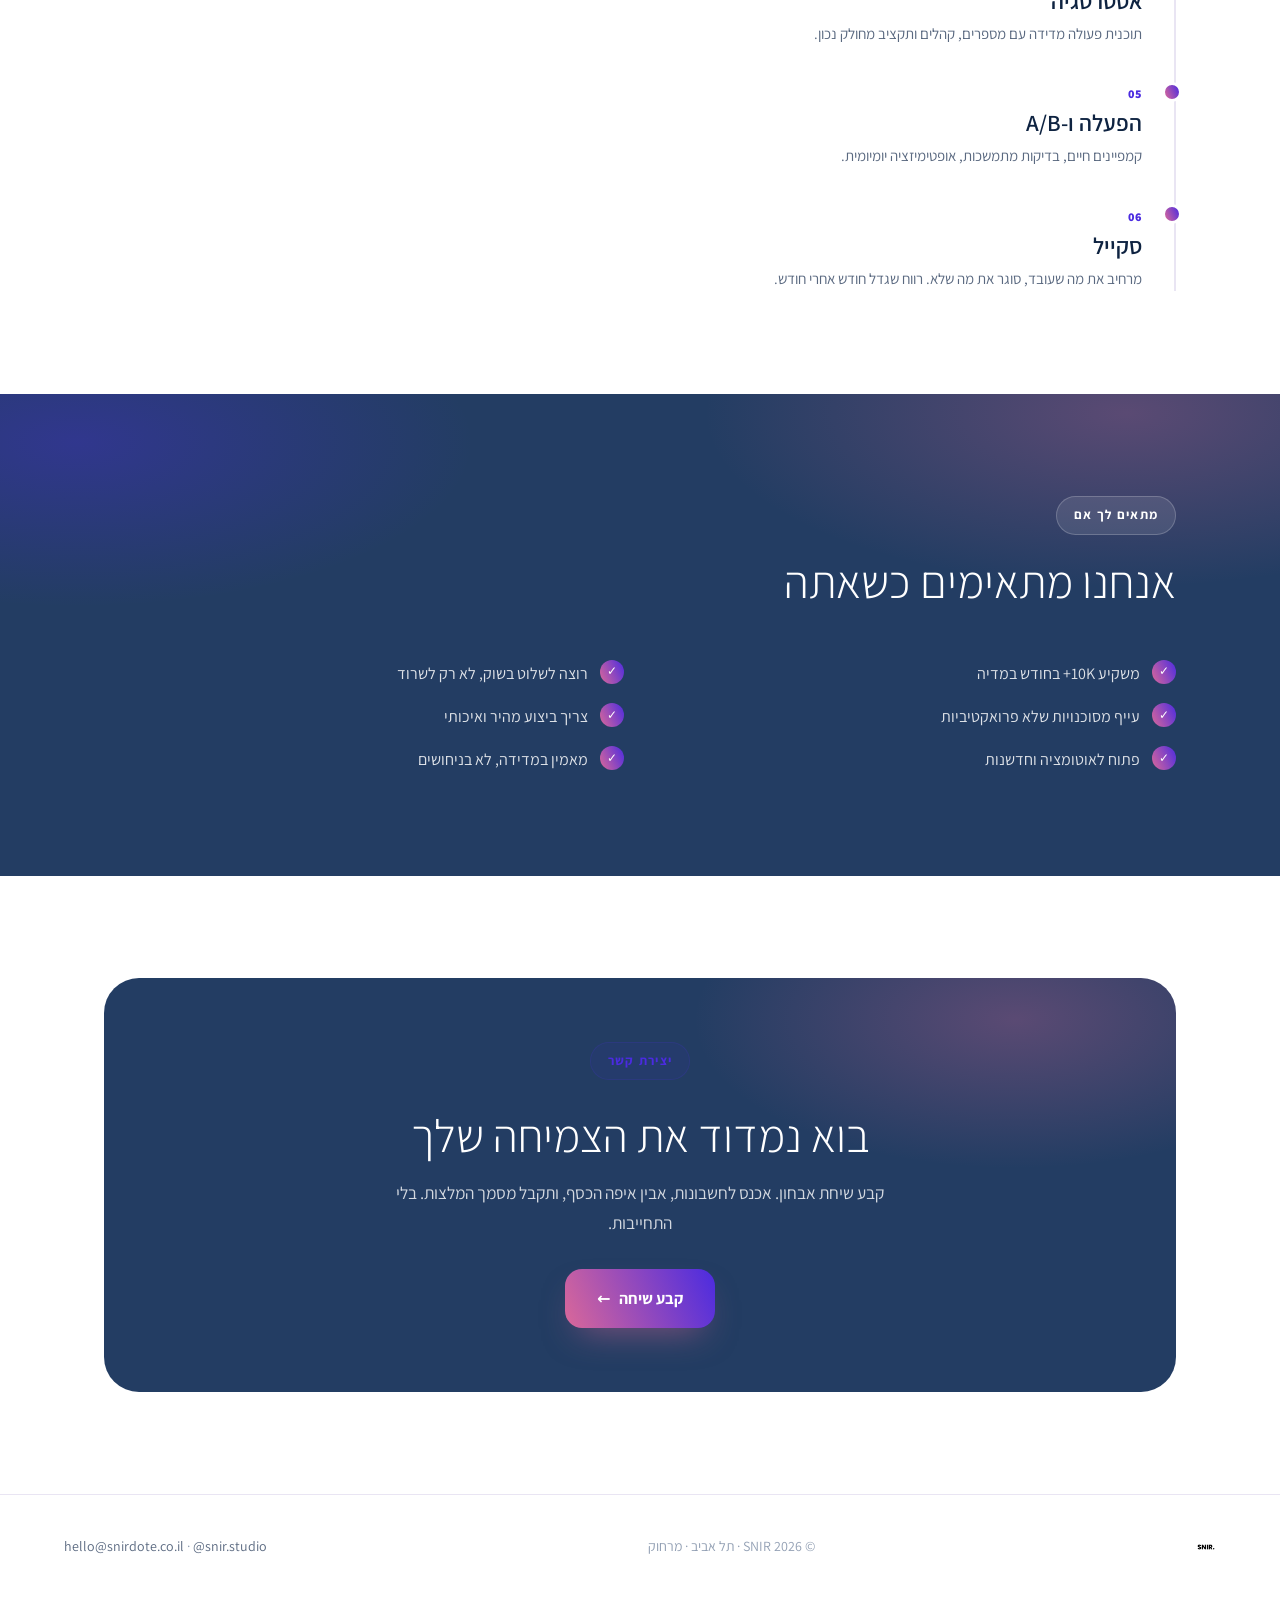
<file: v3.html>
<!DOCTYPE html>
<html lang="he" dir="rtl">
<head>
  <!-- Google Tag Manager -->
  <script>(function(w,d,s,l,i){w[l]=w[l]||[];w[l].push({'gtm.start':
  new Date().getTime(),event:'gtm.js'});var f=d.getElementsByTagName(s)[0],
  j=d.createElement(s),dl=l!='dataLayer'?'&l='+l:'';j.async=true;j.src=
  'https://www.googletagmanager.com/gtm.js?id='+i+dl;f.parentNode.insertBefore(j,f);
  })(window,document,'script','dataLayer','GTM-WCPBBN33');</script>
  <!-- End Google Tag Manager -->

  <meta charset="UTF-8">
  <meta name="viewport" content="width=device-width, initial-scale=1.0">
  <meta name="robots" content="noindex, nofollow">
  <title>SNIR. · פרפורמנס ותוצאות</title>
  <meta name="description" content="מנהל פרפורמנס מ-2014. מדידה על השקל, דוח חי, קייס-סטאדיז. תיק של 43 מותגים.">
  <meta name="theme-color" content="#14122E">
  <link rel="preconnect" href="https://fonts.googleapis.com">
  <link rel="preconnect" href="https://fonts.gstatic.com" crossorigin>
  <link href="https://fonts.googleapis.com/css2?family=Assistant:wght@400;500;600;700;800&family=Heebo:wght@400;500;700;800&display=swap" rel="stylesheet">
  <link rel="stylesheet" href="v3.css?v=7">
  <link rel="icon" type="image/png" href="assets/brand/favicon.png">
</head>
<body>
<!-- Google Tag Manager (noscript) -->
<noscript><iframe src="https://www.googletagmanager.com/ns.html?id=GTM-WCPBBN33"
height="0" width="0" style="display:none;visibility:hidden"></iframe></noscript>
<!-- End Google Tag Manager (noscript) -->


  <header class="topbar">
    <a href="#top" class="brand" aria-label="SNIR"><img class="brand-logo" src="assets/brand/snir-wordmark.png" alt="SNIR."></a>
    <nav aria-label="ניווט"><a href="#work">עבודות</a><a href="#cases">קייסים</a><a href="#process">תהליך</a><a href="about.html">אודות</a></nav>
    <a href="#contact" class="btn">בוא נדבר</a>
    <button class="nav-toggle" aria-label="תפריט" aria-expanded="false"><svg viewBox="0 0 24 24" fill="none" stroke="currentColor" stroke-width="2" stroke-linecap="round"><line x1="3" y1="6" x2="21" y2="6"/><line x1="3" y1="12" x2="21" y2="12"/><line x1="3" y1="18" x2="21" y2="18"/></svg></button>
  </header>

  <main id="top">

    <!-- Hero (dark, 2-col like DAP) -->
    <section class="hero navy">
      <div class="wrap hero-grid">
        <div class="hero-text">
          <span class="qual reveal">משקיעים 10K+ ₪ בחודש בפרסום?</span>
          <h1 class="reveal hero-rotate" id="hero-rotate" data-d="1">בסוף היום, אם זה לא עובד,<br><span class="grad">שניר עובד.</span></h1>
          <p class="lead reveal" data-d="2">מ-2014 אני הופך תקציבי פרסום לצמיחה מדידה. דוח חי שמחבר את כל מערכות הפרסום שלך, ואני מזיז את המספרים שחשובים.</p>
          <div class="hero-cta reveal" data-d="3"><a href="#contact" class="btn">קבע שיחת אבחון <span class="arr">←</span></a><a href="#work" class="btn light">העבודות שלי</a></div>
          <p class="hero-note reveal" data-d="4">בלי התחייבות · תשובה תוך 24 שעות</p>
        </div>
        <div class="hero-devices reveal" data-d="2" aria-hidden="true">
          <div class="win w1"><span class="bar"><i></i><i></i><i></i></span><img src="assets/work/p01/00_main-poster-image-2.jpg" alt="אל על" loading="lazy"></div>
          <div class="win w2"><span class="bar"><i></i><i></i><i></i></span><img src="assets/work/p43/00_MainPoster-image-7.jpg" alt="טקבול" loading="lazy"></div>
          <div class="win w3"><span class="bar"><i></i><i></i><i></i></span><img src="assets/work/p12/00_mainposter-image-7.jpg" alt="Black Sea" loading="lazy"></div>
        </div>
      </div>
    </section>

    <!-- Partners -->
    <section class="partners">
      <div class="wrap"><div class="partners-row reveal">
        <div class="partner"><span class="pm" style="background:#0866FF">∞</span><span><span class="pn">Meta</span><br><span class="pr">Business Partner</span></span></div>
        <div class="partner"><span class="pm" style="background:conic-gradient(from 0deg,#EA4335,#FBBC05,#34A853,#4285F4,#EA4335)">G</span><span><span class="pn">Google</span><br><span class="pr">Certified Partner</span></span></div>
        <div class="partner"><span class="pm" style="background:#111">♪</span><span><span class="pn">TikTok</span><br><span class="pr">Marketing Partner</span></span></div>
      </div></div>
    </section>

    <!-- Clients marquee -->
    <section style="padding-block:clamp(1rem,3vw,2.5rem)">
      <div class="wrap" style="text-align:center"><span class="biglabel reveal">OUR CLIENTS</span><h2 class="reveal" data-d="1" style="margin-bottom:2rem">מותגים שסמכו עלי</h2></div>
      <div class="marquee reveal"><div class="marquee-track" id="logo-track"></div></div>
    </section>

    <!-- Stats -->
    <section style="padding-top:clamp(2rem,4vw,3rem)">
      <div class="wrap"><div class="stats">
        <div class="stat reveal" data-d="1"><span class="n">12<small>+</small></span><span class="l">שנים בשיווק דיגיטלי</span></div>
        <div class="stat reveal" data-d="2"><span class="n">43</span><span class="l">פרויקטים בתיק</span></div>
        <div class="stat reveal" data-d="3"><span class="n">18</span><span class="l">מותגים מובילים</span></div>
        <div class="stat reveal" data-d="4"><span class="n">5</span><span class="l">תחומי מומחיות</span></div>
      </div></div>
    </section>

    <!-- Feature 1: live report mockup -->
    <section style="background:var(--lav)">
      <span class="blob pink" style="width:340px;height:340px;top:-60px;inset-inline-start:-80px"></span>
      <div class="wrap"><div class="feature">
        <div class="reveal" data-d="1">
          <span class="eyebrow">דוח חי</span>
          <h2>כל מערכות הפרסום שלך<br><span class="grad">בדוח אחד, בזמן אמת.</span></h2>
          <p class="lead">אתה לא מחכה לסוף חודש. מחובר לייב לגוגל, מטא, טיקטוק ועוד. רואה מה עובד, מה דולף, ואיפה השקל הבא, מתי שבא לך.</p>
        </div>
        <div class="fx reveal" data-d="2">
          <div class="mock">
            <div class="mh"><span class="mt">הדוח שלך</span><span class="live">● LIVE</span></div>
            <div class="mrow"><span class="mp">Google Ads</span><svg viewBox="0 0 200 24" preserveAspectRatio="none"><polyline points="0,18 40,16 80,17 120,10 160,6 200,3" fill="none" stroke="#C7BBF5" stroke-width="2"/></svg><span class="md"></span></div>
            <div class="mrow"><span class="mp">Meta</span><svg viewBox="0 0 200 24" preserveAspectRatio="none"><polyline points="0,15 40,16 80,11 120,13 160,8 200,5" fill="none" stroke="#DA6899" stroke-width="2"/></svg><span class="md"></span></div>
            <div class="mrow"><span class="mp">TikTok</span><svg viewBox="0 0 200 24" preserveAspectRatio="none"><polyline points="0,20 40,14 80,16 120,9 160,10 200,6" fill="none" stroke="#C7BBF5" stroke-width="2"/></svg><span class="md"></span></div>
            <span class="float a"><span class="fi">✓</span> ROAS למעלה</span>
            <span class="float b"><span class="fi">₪</span> CPA למטה</span>
          </div>
        </div>
      </div></div>
    </section>

    <!-- Feature 2: tools ring -->
    <section>
      <span class="blob pur" style="width:320px;height:320px;bottom:-70px;inset-inline-end:-70px"></span>
      <div class="wrap"><div class="feature rev">
        <div class="reveal" data-d="1">
          <span class="eyebrow">אוטומציה וסוכנים</span>
          <h2>סוכנים שעובדים<br><span class="grad">כשאתה ישן.</span></h2>
          <p class="lead">בונה סוכנים ואוטומציות שרצים ברקע: בודקים נתונים, מאתרים בעיות ומריצים תיקונים. אתה פותח את הדוח בבוקר ויודע בדיוק מה קרה.</p>
        </div>
        <div class="fx reveal" data-d="2">
          <div class="ring">
            <div class="center">SNIR.</div>
            <div class="node n1">📊</div><div class="node n2">⚡</div><div class="node n3">🎯</div><div class="node n4">🤖</div><div class="node n5">📈</div><div class="node n6">🔗</div>
          </div>
        </div>
      </div></div>
    </section>

    <!-- Services -->
    <section style="background:var(--lav)">
      <div class="wrap">
        <div class="section-head center reveal"><span class="eyebrow">מה אני עושה</span><h2>איך אני הופך תקציב לרווח</h2><p class="lead" style="margin-inline:auto">שלוש יכולות, מערכת אחת שמכוונת לתוצאה.</p></div>
        <div class="cards">
          <article class="card reveal" data-d="1"><span class="ic">01</span><h3>פרפורמנס</h3><p>ניהול קמפיינים ממוקד תוצאה על כל פלטפורמה. משפכים, קהלים, אופטימיזציה. כל שקל עובד או יוצא.</p></article>
          <article class="card reveal" data-d="2"><span class="ic">02</span><h3>מדידה ודוחות חיים</h3><p>tracking מדויק על כל קליק וליד, דשבורד שמחבר את כל המערכות בזמן אמת. שקיפות מלאה.</p></article>
          <article class="card reveal" data-d="3"><span class="ic">03</span><h3>סוכנים ואוטומציה</h3><p>סוכנים שרצים ברקע, בודקים נתונים, מאתרים בעיות ומתקנים. עבודה שלא צריך לעשות ידנית.</p></article>
        </div>
      </div>
    </section>

    <!-- Portfolio (dark) -->
    <section id="work">
      <div class="wrap">
        <div class="section-head center reveal"><span class="biglabel">OUR WORK</span><h2>העבודות שלי</h2><p class="lead" style="margin-inline:auto">43 פרויקטים לעשרות מותגים, מאל על ועד עסקים מקומיים.</p></div>
        <div class="work-filter reveal" data-d="2" id="work-filter" role="tablist" aria-label="סינון"></div>
        <div class="work-grid" id="work-grid" style="text-align:start"></div>
      </div>
    </section>

    <!-- Case studies -->
    <section id="cases">
      <div class="wrap">
        <div class="section-head center reveal"><span class="biglabel">OUR CASE STUDIES</span><h2>מהעבודה, למספרים</h2><p class="lead" style="margin-inline:auto">בחירה מהתיק. <strong>המספרים כאן תבנית — שלח לי אמיתיים ואמלא.</strong></p></div>
        <div class="cases">
          <article class="case reveal" data-d="1"><div class="thumb"><span class="tag">תעופה</span><img src="assets/work/p01/00_main-poster-image-2.jpg" alt="אל על" loading="lazy"></div><div class="body"><h3>אל על</h3><p class="desc">קריאייטיב ומיתוג לחברת התעופה הלאומית.</p><div class="kpis"><div class="kpi"><span class="kn">ROAS ▲</span><span class="kl">החזר מדיה</span></div><div class="kpi"><span class="kn">CPA ▼</span><span class="kl">עלות המרה</span></div><div class="kpi"><span class="kn">CTR ▲</span><span class="kl">קליקים</span></div></div></div></article>
          <article class="case reveal" data-d="2"><div class="thumb"><span class="tag">מזרנים</span><img src="assets/logos/nicolleti.jpg" alt="Nicoletti" loading="lazy" style="object-fit:contain;background:#fff;padding:2rem"></div><div class="body"><h3>Nicoletti Sleep</h3><p class="desc">אתר מכירה וקמפיינים למותג מזרנים.</p><div class="kpis"><div class="kpi"><span class="kn">CVR ▲</span><span class="kl">המרה</span></div><div class="kpi"><span class="kn">CPA ▼</span><span class="kl">עלות ליד</span></div><div class="kpi"><span class="kn">ROAS ▲</span><span class="kl">החזר</span></div></div></div></article>
          <article class="case reveal" data-d="3"><div class="thumb"><span class="tag">נדל״ן</span><img src="assets/work/p16/00_mainposter-image-13.jpg" alt="Black Sea" loading="lazy" onerror="this.style.objectFit='contain';this.style.background='#fff';this.style.padding='2rem';this.src='assets/logos/barzilai.jpg'"></div><div class="body"><h3>Black Sea Towers</h3><p class="desc">שיווק דיגיטלי לפרויקט נדל״ן בבאטומי.</p><div class="kpis"><div class="kpi"><span class="kn">לידים ▲</span><span class="kl">כמות</span></div><div class="kpi"><span class="kn">CPL ▼</span><span class="kl">עלות ליד</span></div><div class="kpi"><span class="kn">CVR ▲</span><span class="kl">המרה</span></div></div></div></article>
          <article class="case reveal" data-d="4"><div class="thumb"><span class="tag">טקסטיל</span><img src="assets/work/p36/00_comp-1_2-3.jpg" alt="Cadena" loading="lazy" onerror="this.style.objectFit='contain';this.style.background='#fff';this.style.padding='2rem';this.src='assets/logos/select.jpg'"></div><div class="body"><h3>Cadena Israel</h3><p class="desc">מערכת מסחר לספק בדים ארצי.</p><div class="kpis"><div class="kpi"><span class="kn">מכירות ▲</span><span class="kl">היקף</span></div><div class="kpi"><span class="kn">CAC ▼</span><span class="kl">גיוס</span></div><div class="kpi"><span class="kn">CLV ▲</span><span class="kl">ערך לקוח</span></div></div></div></article>
        </div>
      </div>
    </section>

    <!-- Comparison -->
    <section style="background:var(--lav)">
      <div class="wrap">
        <div class="section-head center reveal"><span class="eyebrow">למה אני</span><h2>לא עוד סוכנות</h2></div>
        <div class="compare-wrap reveal" data-d="1"><table class="compare">
          <thead><tr><th>מה שחשוב</th><th class="us">SNIR.</th><th>סוכנות רגילה</th><th>צוות In-House</th></tr></thead>
          <tbody>
            <tr><td class="feat">מדידה על כל שקל</td><td class="us yes">✓</td><td>חלקי</td><td class="no">✗</td></tr>
            <tr><td class="feat">דוח חי מחובר לכל המערכות</td><td class="us yes">✓</td><td class="no">✗</td><td class="no">✗</td></tr>
            <tr><td class="feat">שקיפות מלאה</td><td class="us yes">✓</td><td class="no">✗</td><td>חלקי</td></tr>
            <tr><td class="feat">מגע ישיר, בלי שכבות</td><td class="us yes">✓</td><td class="no">✗</td><td class="yes">✓</td></tr>
            <tr><td class="feat">סוכנים ואוטומציה</td><td class="us yes">✓</td><td class="no">✗</td><td class="no">✗</td></tr>
            <tr><td class="feat">מיקוד ROI, לא נפח</td><td class="us yes">✓</td><td>חלקי</td><td>חלקי</td></tr>
          </tbody>
        </table></div>
      </div>
    </section>

    <!-- Process -->
    <section id="process">
      <div class="wrap">
        <div class="section-head reveal"><span class="eyebrow">איך עובדים</span><h2>מערכת שיווק תוך 90 יום</h2></div>
        <div class="tl">
          <div class="step reveal" data-d="1"><span class="sn">01</span><h3>אבחון</h3><p>נכנס לחשבונות, מסתכל על מה שזז ומה שדולף. תוך 48 שעות תמונה ברורה.</p></div>
          <div class="step reveal" data-d="1"><span class="sn">02</span><h3>רווח מהיר</h3><p>תיקונים מיידיים בקמפיינים ובמדידה שמחזירים כסף כבר בשבוע הראשון.</p></div>
          <div class="step reveal" data-d="2"><span class="sn">03</span><h3>תשתית ומדידה</h3><p>מחבר את כל המערכות, כל אירוע נמדד, דוח חי עולה לאוויר.</p></div>
          <div class="step reveal" data-d="2"><span class="sn">04</span><h3>אסטרטגיה</h3><p>תוכנית פעולה מדידה עם מספרים, קהלים ותקציב מחולק נכון.</p></div>
          <div class="step reveal" data-d="3"><span class="sn">05</span><h3>הפעלה ו-A/B</h3><p>קמפיינים חיים, בדיקות מתמשכות, אופטימיזציה יומיומית.</p></div>
          <div class="step reveal" data-d="3"><span class="sn">06</span><h3>סקייל</h3><p>מרחיב את מה שעובד, סוגר את מה שלא. רווח שגדל חודש אחרי חודש.</p></div>
        </div>
      </div>
    </section>

    <!-- Ideal fit (blue) -->
    <section class="blue">
      <div class="wrap">
        <div class="section-head reveal"><span class="eyebrow">מתאים לך אם</span><h2>אנחנו מתאימים כשאתה</h2></div>
        <ul class="fit-list reveal" data-d="1">
          <li>משקיע 10K+ בחודש במדיה</li><li>רוצה לשלוט בשוק, לא רק לשרוד</li><li>עייף מסוכנויות שלא פרואקטיביות</li><li>צריך ביצוע מהיר ואיכותי</li><li>פתוח לאוטומציה וחדשנות</li><li>מאמין במדידה, לא בניחושים</li>
        </ul>
      </div>
    </section>

    <!-- Contact -->
    <section id="contact">
      <div class="wrap"><div class="offer reveal">
        <span class="blob pink" style="width:300px;height:300px;top:-80px;inset-inline-end:-60px;opacity:.6"></span>
        <span class="eyebrow">יצירת קשר</span>
        <h2 style="margin:.5rem 0 1rem">בוא נמדוד את הצמיחה שלך</h2>
        <p class="lead" style="margin:0 auto 2rem">קבע שיחת אבחון. אכנס לחשבונות, אבין איפה הכסף, ותקבל מסמך המלצות. בלי התחייבות.</p>
        <a href="index.html#contact" class="btn">קבע שיחה <span class="arr">←</span></a>
      </div></div>
    </section>

  </main>

  <footer>
    <a href="#top" class="brand"><img class="brand-logo" src="assets/brand/snir-wordmark.png" alt="SNIR."></a>
    <span>© 2026 SNIR · תל אביב · מרחוק</span>
    <span><a href="mailto:hello@snirdote.co.il">hello@snirdote.co.il</a> · <a href="https://instagram.com/snir.studio" target="_blank" rel="noopener">@snir.studio</a></span>
  </footer>

  <a class="wa-float" href="https://wa.me/972543232999?text=%D7%94%D7%99%20SNIR" target="_blank" rel="noopener" aria-label="וואטסאפ"><svg viewBox="0 0 24 24" fill="currentColor" aria-hidden="true"><path d="M17.47 14.38c-.3-.15-1.73-.85-2-.95-.27-.1-.46-.15-.66.15-.2.3-.76.95-.93 1.14-.17.2-.34.22-.63.07-.3-.15-1.24-.46-2.36-1.46-.87-.78-1.46-1.73-1.63-2.02-.17-.3-.02-.46.13-.6.13-.13.3-.34.44-.51.15-.17.2-.3.3-.5.1-.2.05-.37-.02-.52-.08-.15-.66-1.6-.9-2.18-.24-.57-.48-.5-.66-.5l-.56-.01c-.2 0-.5.07-.77.37-.26.3-1 .98-1 2.4 0 1.4 1.03 2.76 1.17 2.95.15.2 2.03 3.1 4.92 4.35.69.3 1.22.47 1.64.6.69.22 1.31.19 1.8.11.55-.08 1.73-.7 1.97-1.38.24-.68.24-1.26.17-1.38-.07-.12-.27-.2-.56-.35zM12.02 21.5h-.01a9.44 9.44 0 01-4.82-1.32l-.34-.2-3.58.94.96-3.49-.22-.36a9.42 9.42 0 01-1.44-5.02c0-5.2 4.24-9.44 9.46-9.44 2.53 0 4.9.99 6.69 2.78a9.38 9.38 0 012.77 6.68c0 5.2-4.24 9.45-9.46 9.45zm8.04-17.49A11.36 11.36 0 0012.02.5C5.76.5.67 5.58.67 11.84c0 2 .53 3.96 1.53 5.68L.5 23.5l6.13-1.6a11.35 11.35 0 005.39 1.37h.01c6.26 0 11.35-5.09 11.35-11.35 0-3.03-1.18-5.88-3.32-8.02z"/></svg></a>

  <div class="lightbox" id="lightbox" role="dialog" aria-modal="true" aria-label="פרטי עבודה">
    <button class="lightbox-close" id="lightbox-close" aria-label="סגירה">✕</button>
    <div class="lightbox-inner"><div class="lightbox-gallery" id="lb-gallery"></div><div class="lightbox-meta"><span class="lb-cat" id="lb-cat"></span><h3 id="lb-title"></h3><div class="lb-client" id="lb-client"></div><p class="lb-desc" id="lb-desc"></p><div class="lb-subs" id="lb-subs"></div><a class="lb-link" id="lb-link" target="_blank" rel="noopener" hidden>לאתר הלקוח ←</a></div></div>
  </div>

  <script>
    (function(){var els=document.querySelectorAll('.reveal');if(!('IntersectionObserver'in window)){els.forEach(function(e){e.classList.add('is-visible');});return;}var io=new IntersectionObserver(function(es){es.forEach(function(e){if(e.isIntersecting){e.target.classList.add('is-visible');io.unobserve(e.target);}});},{threshold:.1,rootMargin:'0px 0px -6% 0px'});els.forEach(function(e){io.observe(e);});})();
    (function(){var t=document.querySelector('.nav-toggle'),bar=document.querySelector('.topbar');if(!t)return;t.addEventListener('click',function(){var o=bar.classList.toggle('nav-open');t.setAttribute('aria-expanded',o);});bar.querySelectorAll('nav a').forEach(function(a){a.addEventListener('click',function(){bar.classList.remove('nav-open');});});})();
    (function(){var el=document.getElementById('hero-rotate');if(!el)return;if(window.matchMedia('(prefers-reduced-motion: reduce)').matches)return;var H=['בסוף היום, אם זה לא עובד,<br><span class="grad">שניר עובד.</span>','אני לא סוכנות.<br><span class="grad">אני מכונת תוצאות.</span>'];var i=0;setInterval(function(){i=(i+1)%H.length;el.style.opacity='0';el.style.transform='translateY(10px)';setTimeout(function(){el.innerHTML=H[i];el.style.opacity='1';el.style.transform='none';},380);},4200);})();
    var LOGOS=[["elal","אל על"],["1848","יקב 1848"],["nicolleti","Nicoletti"],["select","Select"],["sefer-atora","ספר התורה"],["barzilai","ברזילי"],["dori-kimhi","דורי קמחי"],["ilan-car-galss","אילן קאר גלאס"],["tapacula","Tapachula"],["ashuk-shel-givataim","השוק של גבעתיים"],["gilad-mor","גלעד מור"],["gilad_yazamut","גלעד יזמות"],["online-car-parts","Online Car Parts"],["tiltal","תלתל"],["aef","אפעל"],["be","Be"],["chill","Chill"],["shades","Shades"]];
    (function(){var t=document.getElementById('logo-track');if(!t)return;function b(){return LOGOS.map(function(a){return '<div class="m-chip"><img src="assets/logos/'+a[0]+'.jpg" alt="'+a[1]+'" loading="lazy"></div>';}).join('');}t.innerHTML=b()+b();})();
    (function(){
      var grid=document.getElementById('work-grid'),filterBar=document.getElementById('work-filter');if(!grid)return;
      fetch('data/work.json?v=8').then(function(r){return r.json();}).then(function(items){
        if(!Array.isArray(items)||!items.length)return;
        grid.innerHTML=items.map(function(it,i){var media=it.img?'<img src="'+it.img+'" alt="'+(it.title||'')+'" loading="lazy">':'';var badge=it.featured?'<span class="work-badge">נבחר</span>':'';var logo=it.logo?'<span class="work-logo"><img src="'+it.logo+'" alt=""></span>':'';return '<button class="work-card'+(it.featured?' is-featured':'')+'" data-cat="'+(it.category||'')+'" data-i="'+i+'">'+badge+media+'<span class="work-overlay">'+logo+'<span class="work-cat">'+(it.category||'')+'</span><span class="work-title">'+(it.title||'')+'</span>'+(it.client?'<span class="work-client">'+it.client+'</span>':'')+'</span></button>';}).join('');
        var cats=Array.from(new Set(items.map(function(i){return i.category;}).filter(Boolean)));
        function mk(l,v,a){return '<button role="tab" class="'+(a?'is-active':'')+'" data-filter="'+v+'">'+l+'</button>';}
        filterBar.innerHTML=mk('הכל','*',true)+cats.map(function(c){return mk(c,c,false);}).join('');
        var cards=Array.prototype.slice.call(grid.querySelectorAll('.work-card')),LIMIT=9,expanded=false,filter='*';
        var moreWrap=document.createElement('div');moreWrap.className='work-more';moreWrap.innerHTML='<button class="btn ghost" type="button">ראה עוד עבודות</button>';grid.after(moreWrap);
        moreWrap.querySelector('button').addEventListener('click',function(){expanded=true;applyView();});
        function applyView(){var shown=0;cards.forEach(function(c){var match=filter==='*'||c.dataset.cat===filter;var vis=false;if(match){if(expanded||shown<LIMIT)vis=true;shown++;}c.hidden=!vis;});var total=cards.filter(function(c){return filter==='*'||c.dataset.cat===filter;}).length;moreWrap.style.display=(!expanded&&total>LIMIT)?'flex':'none';}
        filterBar.addEventListener('click',function(e){var b=e.target.closest('button');if(!b)return;filterBar.querySelectorAll('button').forEach(function(x){x.classList.toggle('is-active',x===b);});filter=b.dataset.filter;applyView();});applyView();
        var lb=document.getElementById('lightbox'),lbg=document.getElementById('lb-gallery');function set(id,t){document.getElementById(id).textContent=t||'';}
        function open(it){var media=[].concat(it.images||[],it.videos||[]);lbg.innerHTML=media.map(function(m){return m.match(/\.mp4($|\?)/i)?'<video src="'+m+'" controls muted loop playsinline></video>':'<img src="'+m+'" alt="'+(it.title||'')+'" loading="lazy">';}).join('')||(it.img?'<img src="'+it.img+'" alt="">':'');set('lb-cat',it.category);set('lb-title',it.title);set('lb-client',it.client?'לקוח · '+it.client:'');set('lb-desc',it.desc);document.getElementById('lb-subs').innerHTML=(it.services||[]).map(function(s){return '<span>'+s+'</span>';}).join('');var link=document.getElementById('lb-link');if(it.link){link.href=it.link;link.hidden=false;}else{link.hidden=true;}lb.classList.add('is-open');document.body.style.overflow='hidden';}
        function close(){lb.classList.remove('is-open');document.body.style.overflow='';}
        grid.addEventListener('click',function(e){var c=e.target.closest('.work-card');if(!c)return;open(items[+c.dataset.i]);});
        document.getElementById('lightbox-close').addEventListener('click',close);lb.addEventListener('click',function(e){if(e.target===lb)close();});document.addEventListener('keydown',function(e){if(e.key==='Escape')close();});
      }).catch(function(){});
    })();
  </script>
</body>
</html>
</file>
<file: styles.css>
/* ==========================================================================
   SNIR. · Think-Digital-style dark performance theme
   Dark navy · purple gradient · Varela Round · glass cards · pill buttons
   ========================================================================== */

:root {
  --bg:        #0B0B0F;
  --bg-2:      #14141C;
  --glass:     rgba(255,255,255,0.045);
  --glass-2:   rgba(255,255,255,0.07);
  --stroke:    rgba(255,255,255,0.09);
  --stroke-2:  rgba(255,255,255,0.14);

  --purple:    #4B2BE0;
  --purple-2:  #7B5CF0;
  --lilac:     #C7BBF5;
  --purple-glow: rgba(75,43,224,0.5);

  --text:      #ECEAF6;
  --text-dim:  rgba(236,234,246,0.64);
  --text-mute: rgba(236,234,246,0.42);

  --font-round: 'Varela Round', 'Heebo', system-ui, sans-serif;
  --font-text:  'Heebo', system-ui, sans-serif;

  --radius:    20px;
  --radius-sm: 12px;
  --radius-pill: 999px;
  --max-w:     1280px;
  --gutter:    clamp(1.25rem, 5vw, 5rem);
  --gap:       clamp(4.5rem, 9vw, 8rem);
}

* { margin:0; padding:0; box-sizing:border-box; }
html { scroll-behavior:smooth; }

body {
  font-family: var(--font-text);
  font-size: 17px;
  line-height: 1.7;
  color: var(--text);
  background: var(--bg);
  -webkit-font-smoothing: antialiased;
  overflow-x: hidden;
}

body::before {
  content:"";
  position: fixed; inset: 0;
  background:
    radial-gradient(60vw 55vh at 82% -5%, rgba(75,43,224,0.30), transparent 60%),
    radial-gradient(50vw 50vh at 5% 15%, rgba(75,43,224,0.14), transparent 55%);
  pointer-events: none; z-index: 0;
}
body > * { position: relative; z-index: 1; }

.wrap { max-width: var(--max-w); margin: 0 auto; padding-inline: var(--gutter); }
section { padding-block: var(--gap); position: relative; }

/* Typography */
h1,h2,h3,.round { font-family: var(--font-round); font-weight: 400; letter-spacing: 0; line-height: 1.15; }
h1 { font-size: clamp(2.4rem, 5.2vw, 4.25rem); }
h2 { font-size: clamp(2rem, 4vw, 3.25rem); }
h3 { font-size: clamp(1.3rem, 2vw, 1.7rem); }

.grad { background: linear-gradient(92deg, var(--purple-2), var(--lilac)); -webkit-background-clip: text; background-clip: text; color: transparent; }

.eyebrow {
  display:inline-block; font-family: var(--font-text);
  font-weight: 700; font-size: 13px; letter-spacing: 0.14em; text-transform: uppercase;
  color: var(--lilac); background: rgba(75,43,224,0.14); border: 1px solid rgba(75,43,224,0.35);
  padding: 0.5rem 1rem; border-radius: var(--radius-pill); margin-bottom: 1.5rem;
}
.lead { font-size: clamp(1.05rem, 1.4vw, 1.2rem); color: var(--text-dim); max-width: 60ch; }
p { max-width: 64ch; color: var(--text-dim); }
strong { color: var(--text); font-weight: 700; }
.section-head { max-width: 720px; margin-bottom: clamp(2.5rem,5vw,4rem); }
.section-head.center { margin-inline: auto; text-align: center; }
.section-head h2 { margin-bottom: 1rem; }
::selection { background: var(--purple); color: #fff; }

/* Buttons */
.btn {
  display:inline-flex; align-items:center; gap:.6rem; font-family: var(--font-text); font-weight: 700; font-size: 16px;
  color:#fff; text-decoration:none; cursor:pointer; background: var(--purple); border: none; border-radius: var(--radius-sm);
  padding: 0.95rem 1.9rem; box-shadow: 0 10px 30px -8px var(--purple-glow);
  transition: transform .2s ease, box-shadow .2s ease, background .2s ease;
}
.btn:hover { background: var(--purple-2); transform: translateY(-2px); box-shadow: 0 16px 40px -10px var(--purple-glow); }
.btn.ghost { background: transparent; color: var(--text); border: 1px solid var(--stroke-2); box-shadow:none; }
.btn.ghost:hover { border-color: var(--lilac); color: var(--lilac); background: rgba(75,43,224,0.08); }
.btn .arr { font-family: var(--font-text); unicode-bidi:plaintext; direction:ltr; }
.text-link { color: var(--lilac); text-decoration:none; font-weight:700; border-bottom:1px solid transparent; transition:border-color .2s; }
.text-link:hover { border-bottom-color: var(--lilac); }

/* Topbar */
.topbar {
  position: sticky; top: 0; z-index: 50; display:grid; grid-template-columns:1fr auto 1fr; align-items:center; gap: 1rem; padding: 1rem var(--gutter);
  background: rgba(11,11,15,0.72); backdrop-filter: blur(14px); -webkit-backdrop-filter: blur(14px); border-bottom: 1px solid var(--stroke);
}
.topbar .brand { justify-self:start; }
.topbar .btn { justify-self:end; }
.nav-toggle { display:none; background:none; border:none; color:var(--text); cursor:pointer; padding:.4rem; justify-self:end; }
.nav-toggle svg { width:26px; height:26px; display:block; }
.brand { font-family: var(--font-round); font-size: 26px; color: var(--text); text-decoration:none; unicode-bidi:plaintext; direction:ltr; display:inline-flex; align-items:baseline; }
.brand-logo { height:26px; width:auto; display:block; }
footer .brand-logo{ height:20px; }
.brand .dot { width:.5em;height:.5em;background:var(--purple-2);border-radius:50%;margin-inline-start:.1em;display:inline-block; box-shadow:0 0 12px var(--purple-glow); }
.topbar nav { display:flex; gap: clamp(1rem,2vw,2rem); justify-self:center; font-weight:500; }
.topbar nav a { color: var(--text-dim); text-decoration:none; transition:color .2s; }
.topbar nav a:hover { color: var(--text); }
.topbar .btn { padding:.7rem 1.35rem; }
.nav-toggle { display:none; background:none; border:none; color:var(--text); cursor:pointer; padding:.4rem; justify-self:end; }
.nav-toggle svg { width:26px; height:26px; display:block; }
@media (max-width: 860px){
  .topbar { grid-template-columns: 1fr auto auto; gap:.6rem; }
  .nav-toggle { display:inline-flex; }
  .topbar nav {
    display:flex; flex-direction:column; gap:0;
    position:absolute; top:100%; inset-inline:0;
    background:rgba(11,11,15,0.98); backdrop-filter:blur(16px); -webkit-backdrop-filter:blur(16px);
    border-bottom:1px solid var(--stroke); padding:.4rem var(--gutter) 1.1rem;
    opacity:0; transform:translateY(-8px); pointer-events:none; transition:opacity .22s ease, transform .22s ease;
  }
  .topbar.nav-open nav { opacity:1; transform:none; pointer-events:auto; }
  .topbar nav a { padding:1rem .2rem; border-bottom:1px solid var(--stroke); font-size:18px; color:var(--text); }
}

/* Hero */
.hero { padding-top: clamp(3rem,6vw,5.5rem); padding-bottom: clamp(3rem,6vw,5rem); isolation:isolate; }
.hero::before {
  content:""; position:absolute; inset:-10% 0 0; z-index:-1; pointer-events:none;
  background:
    radial-gradient(58vw 62vh at 84% -8%, rgba(75,43,224,0.60), transparent 60%),
    radial-gradient(46vw 52vh at 6% 12%, rgba(218,104,153,0.26), transparent 58%),
    linear-gradient(200deg, rgba(123,92,240,0.16), transparent 46%);
}
.hero .wrap { display:grid; grid-template-columns: 1.05fr 0.95fr; gap: clamp(2rem,4vw,4rem); align-items:center; }
@media (max-width: 940px){ .hero .wrap { grid-template-columns: 1fr; } .hero-visual{ display:none; } }
.hero h1 { margin-bottom: 1rem; line-height:1.1; font-size: clamp(2rem, 3.4vw, 2.85rem); }
.hero h1 .line2 { display:block; }
.hero-tag { font-family:var(--font-round); font-size: clamp(1.2rem,2.1vw,1.7rem); color: var(--text); margin: 0 0 1.4rem; }
.hero-rotate { transition: opacity .38s ease, transform .38s ease; min-height: 2.4em; text-wrap:balance; }
@media (min-width:941px){ .hero-rotate { min-height: 2.42em; } }
@media (max-width:520px){ .hero h1 { font-size: clamp(1.55rem, 6.6vw, 2.1rem); } }
.hero-sub { font-size: clamp(1.05rem,1.4vw,1.2rem); color: var(--text-dim); margin-bottom: 2.2rem; max-width: 46ch; }
.hero-sub strong { color: var(--text); }
.hero-cta { display:flex; gap:1rem; flex-wrap:wrap; align-items:center; }

.tools { margin-top: 3rem; padding-top: 2rem; border-top:1px solid var(--stroke); }
.tools-label { font-size:12px; letter-spacing:.12em; text-transform:uppercase; color:var(--text-mute); margin-bottom:1rem; }
.tools-row { display:flex; flex-wrap:wrap; gap: .6rem .7rem; align-items:center; font-family:var(--font-round); color: var(--text-dim); unicode-bidi:plaintext; direction:ltr; }
.tools-row span { font-size: clamp(.85rem,1.1vw,1rem); padding:.4rem .95rem; border:1px solid var(--stroke); border-radius:999px; transition:color .2s, border-color .2s, background .2s; }
.tools-row span:hover { color: var(--lilac); border-color: rgba(75,43,224,0.5); background: rgba(75,43,224,0.08); }
.tools-end { border-top:1px solid var(--stroke); text-align:center; }
.tools-end .tools-label { margin-bottom:1.3rem; }
.tools-end .tools-row { justify-content:center; }

.hero-visual { position:relative; min-height: 420px; }
.glass { background: linear-gradient(160deg, rgba(255,255,255,0.08), rgba(255,255,255,0.02)); border: 1px solid var(--stroke-2); border-radius: var(--radius); backdrop-filter: blur(6px); box-shadow: 0 30px 60px -30px rgba(0,0,0,0.7); }
.result-card { position:relative; padding: 1.5rem 1.5rem 1rem; }
.result-card .rc-top { display:flex; justify-content:space-between; align-items:flex-start; margin-bottom:.25rem; }
.result-card .rc-title { font-family:var(--font-round); font-size:1.1rem; color:var(--text); }
.result-card .rc-badge { font-size:12px; font-weight:700; color:#7CFFB2; background:rgba(60,220,130,0.12); padding:.25rem .6rem; border-radius:999px; unicode-bidi:plaintext; direction:ltr; }
.result-card .rc-num { font-family:var(--font-round); font-size:2.4rem; color:var(--text); margin:.25rem 0 1rem; unicode-bidi:plaintext; direction:ltr; }
.result-card svg { width:100%; height:120px; display:block; }
.float-chip { position:absolute; display:inline-flex; align-items:center; gap:.5rem; font-weight:700; font-size:14px; color:var(--text); background: rgba(20,21,36,0.85); border:1px solid var(--stroke-2); padding:.6rem .9rem; border-radius: 14px; box-shadow: 0 16px 30px -14px rgba(0,0,0,0.8); unicode-bidi:plaintext; direction:ltr; }
.float-chip .d { width:9px;height:9px;border-radius:50%; }
.chip-a { top: 4%; inset-inline-start: -4%; } .chip-b { bottom: 10%; inset-inline-end: -6%; } .chip-c { bottom: -3%; inset-inline-start: 12%; }
@media (max-width:940px){ .float-chip{ display:none; } }

/* Hero live-report panel (no fabricated numbers) */
.live-report { padding: 1.4rem 1.5rem; }
.lr-head { display:flex; align-items:center; justify-content:space-between; margin-bottom:1.25rem; }
.lr-head .lr-title { font-family:var(--font-round); font-size:1.05rem; color:var(--text); }
.lr-live { display:inline-flex; align-items:center; gap:.4rem; font-size:11px; font-weight:700; letter-spacing:.1em; color:#7CFFB2; text-transform:uppercase; unicode-bidi:plaintext; direction:ltr; }
.lr-live .pulse { width:8px;height:8px;border-radius:50%; background:#3CDC82; box-shadow:0 0 0 0 rgba(60,220,130,0.6); animation:pulse 2s infinite; }
@keyframes pulse { 0%{ box-shadow:0 0 0 0 rgba(60,220,130,0.5);} 70%{ box-shadow:0 0 0 8px rgba(60,220,130,0);} 100%{ box-shadow:0 0 0 0 rgba(60,220,130,0);} }
.lr-row { display:grid; grid-template-columns: 90px 1fr auto; align-items:center; gap:1rem; padding:.7rem 0; border-top:1px solid var(--stroke); }
.lr-row:first-of-type { border-top:none; }
.lr-row .lr-plat { font-weight:700; font-size:13px; color:var(--text-dim); unicode-bidi:plaintext; direction:ltr; }
.lr-row svg { width:100%; height:26px; display:block; }
.lr-row .lr-dot { width:8px;height:8px;border-radius:50%; background:#3CDC82; justify-self:end; }
.lr-foot { margin-top:1.1rem; padding-top:1rem; border-top:1px solid var(--stroke); font-size:12.5px; color:var(--text-mute); }
@media (prefers-reduced-motion: reduce){ .lr-live .pulse{ animation:none; } }

/* About page */
.about-split { display:grid; grid-template-columns: 1.35fr 1fr; gap: clamp(2rem,4vw,4rem); align-items:center; }
@media (max-width:820px){ .about-split { grid-template-columns:1fr; } }
.about-text p { font-size: clamp(1.05rem,1.4vw,1.2rem); color: var(--text-dim); margin-bottom:1rem; max-width:60ch; }
.about-punch { font-family:var(--font-round); color:#fff !important; font-size: clamp(1.2rem,2vw,1.6rem); margin-top:1.25rem !important; }
.about-media img { width:100%; border-radius:20px; border:1px solid var(--stroke); display:block; box-shadow: 0 30px 60px -30px rgba(0,0,0,0.7); }
.moments { display:grid; grid-template-columns: repeat(4,1fr); gap:1rem; }
@media (max-width:640px){ .moments { grid-template-columns:1fr 1fr; } }
.moments img { width:100%; aspect-ratio:1; object-fit:cover; border-radius:16px; border:1px solid var(--stroke); filter:grayscale(.15); transition:filter .3s, transform .3s; }
.moments img:hover { filter:grayscale(0); transform:translateY(-3px); }

/* Positioning band */
.band { text-align:center; }
.band h2 { max-width: 20ch; margin-inline:auto; }
.band h2 .grad { display:block; }

/* Cards grid */
.cards { display:grid; grid-template-columns: repeat(3,1fr); gap: clamp(1rem,1.6vw,1.5rem); }
@media (max-width: 920px){ .cards { grid-template-columns: repeat(2,1fr);} }
@media (max-width: 600px){ .cards { grid-template-columns: 1fr;} }
.card { background: linear-gradient(160deg, rgba(255,255,255,0.06), rgba(255,255,255,0.015)); border: 1px solid var(--stroke); border-radius: var(--radius); padding: clamp(1.5rem,2.2vw,2.1rem); transition: transform .25s ease, border-color .25s ease, box-shadow .25s ease; }
.card:hover { transform: translateY(-4px); border-color: rgba(75,43,224,0.5); box-shadow: 0 24px 50px -24px var(--purple-glow); }
.card .ic { width:52px;height:52px;border-radius:14px; display:flex;align-items:center;justify-content:center; background: rgba(75,43,224,0.16); border:1px solid rgba(75,43,224,0.35); margin-bottom: 1.25rem; }
.card .ic img{ width:26px;height:26px; filter: brightness(0) invert(1); opacity:.9; }
.card .ic .n { font-family:var(--font-round); color:var(--lilac); font-size:1.2rem; }
.card h3 { color:var(--text); margin-bottom:.6rem; }
.card-h { display:flex; align-items:center; gap:.6rem; margin-bottom:.7rem; }
.cardnum { flex:0 0 auto; width:2.15em; height:2.15em; border-radius:12px; display:inline-flex; align-items:center; justify-content:center; font-family:var(--font-round); font-size:1rem; line-height:1; color:var(--lilac); background:rgba(75,43,224,0.18); border:1px solid rgba(75,43,224,0.38); }
.card p { font-size:15.5px; color:var(--text-dim); }

/* CTA card — filled, clickable */
.cta-card { display:flex; flex-direction:column; text-decoration:none; background:linear-gradient(152deg, var(--purple), #6A45EE 55%, #9163F2); border-color:rgba(199,187,245,0.45); box-shadow:0 20px 50px -26px var(--purple-glow); }
.cta-card h3 { color:#fff; }
.cta-card p { color:rgba(255,255,255,0.9); }
.cta-card .btn { align-self:flex-start; background:#fff; color:var(--purple); box-shadow:none; }
.cta-card:hover { transform:translateY(-4px); border-color:var(--lilac); box-shadow:0 30px 66px -22px var(--purple-glow); }
.cta-card:hover .btn { background:var(--lilac); color:#1a1030; }
.card .subs { display:flex; flex-wrap:wrap; gap:.4rem; margin-top:1.1rem; }
.card .subs span { font-size:12px; color:var(--text-mute); border:1px solid var(--stroke); border-radius:999px; padding:.3rem .7rem; }

/* Work gallery */
.work-head { display:flex; align-items:flex-end; justify-content:space-between; gap:1.5rem; flex-wrap:wrap; margin-bottom:1.5rem; }
.work-count { color:var(--text-mute); font-size:14px; unicode-bidi:plaintext; }
.work-filter { display:flex; flex-wrap:wrap; gap:.55rem; margin-bottom:2.25rem; }
.work-filter button { font-family:var(--font-text); font-weight:600; font-size:14px; color:var(--text-dim); background: var(--glass); border:1px solid var(--stroke); border-radius:999px; padding:.55rem 1.1rem; cursor:pointer; transition:all .2s; }
.work-filter button:hover { color:var(--text); border-color:var(--stroke-2); }
.work-filter button.is-active { background: var(--purple); color:#fff; border-color:var(--purple); box-shadow:0 8px 22px -8px var(--purple-glow); }
.work-grid { display:grid; grid-template-columns: repeat(3,1fr); gap: clamp(.85rem,1.4vw,1.25rem); }
@media (max-width:900px){ .work-grid{ grid-template-columns:repeat(2,1fr);} }
@media (max-width:560px){ .work-grid{ grid-template-columns:1fr;} }
.work-card { position:relative; display:block; width:100%; padding:0; text-align:start; cursor:pointer; border:1px solid var(--stroke); border-radius: var(--radius); overflow:hidden; aspect-ratio: 4/3; background: var(--bg-2); font:inherit; color:inherit; transition: border-color .25s, transform .25s, box-shadow .25s; }
.work-card:hover { transform: translateY(-3px); border-color: rgba(75,43,224,0.55); box-shadow:0 24px 50px -26px var(--purple-glow); }
.work-card.is-featured { border-color: rgba(199,187,245,0.35); }
.work-card img, .work-card video { position:absolute; inset:0; width:100%; height:100%; object-fit:cover; transition: transform .6s ease; }
.work-card:hover img, .work-card:hover video { transform: scale(1.05); }
.work-card .work-overlay { position:absolute; inset:0; display:flex; flex-direction:column; justify-content:flex-end; padding:1.15rem; background: linear-gradient(0deg, rgba(7,7,14,0.88) 0%, rgba(7,7,14,0.12) 42%, transparent 66%); opacity:1; transition: background .3s; }
.work-card:hover .work-overlay { background: linear-gradient(0deg, rgba(7,7,14,0.95) 0%, rgba(7,7,14,0.38) 50%, transparent 76%); }
.work-card .work-cat { font-size:11px; letter-spacing:.08em; color:var(--lilac); margin-bottom:.3rem; unicode-bidi:plaintext; }
.work-card .work-title { font-family:var(--font-round); font-size:1.2rem; color:#fff; line-height:1.1; }
.work-card .work-client { font-size:13px; color:rgba(255,255,255,0.72); margin-top:.2rem; max-height:0; opacity:0; overflow:hidden; transition:max-height .3s ease, opacity .25s ease; }
.work-card:hover .work-client { max-height:3em; opacity:1; }
.work-card .work-badge { position:absolute; top:.7rem; inset-inline-start:.7rem; z-index:2; font-size:10px; font-weight:700; letter-spacing:.08em; text-transform:uppercase; color:#fff; background:var(--purple); padding:.28rem .6rem; border-radius:999px; }
.work-card .work-logo { display:inline-flex; align-items:center; background:#fff; border-radius:8px; padding:5px 9px; margin-bottom:.55rem; align-self:flex-start; box-shadow:0 4px 14px rgba(0,0,0,.3); }
.work-card .work-logo img { max-height:22px; max-width:110px; object-fit:contain; display:block; }
.work-card .work-logo { display:inline-flex; align-items:center; justify-content:center; background:#fff; border-radius:8px; padding:5px 9px; margin-bottom:.55rem; align-self:flex-start; box-shadow:0 4px 14px rgba(0,0,0,.35); }
.work-card .work-logo img { max-height:22px; max-width:100px; object-fit:contain; display:block; }
.work-card::after { content:""; position:absolute; top:.65rem; inset-inline-end:.65rem; width:30px; height:30px; background:url(assets/brand/snir-seal-white.png) center/contain no-repeat; opacity:.5; z-index:2; pointer-events:none; filter: drop-shadow(0 1px 3px rgba(0,0,0,.55)); transition: opacity .25s; }
.work-card:hover::after { opacity:.85; }
.work-card[hidden]{ display:none; }
.work-more { display:flex; justify-content:center; margin-top:2.75rem; }

/* Lightbox */
.lightbox { position:fixed; inset:0; z-index:200; background:rgba(6,6,12,0.9); backdrop-filter:blur(6px); display:none; align-items:center; justify-content:center; padding:clamp(1rem,4vw,3rem); }
.lightbox.is-open{ display:flex; }
.lightbox-inner { max-width:1050px; width:100%; max-height:100%; overflow-y:auto; display:grid; grid-template-columns:1.4fr 1fr; gap:clamp(1.25rem,3vw,2.5rem); background:var(--bg-2); border:1px solid var(--stroke); border-radius:var(--radius); padding:clamp(1.25rem,3vw,2.25rem); }
@media (max-width:800px){ .lightbox-inner{ grid-template-columns:1fr; } }
.lightbox-gallery{ display:flex; flex-direction:column; gap:.7rem; }
.lightbox-gallery img, .lightbox-gallery video{ width:100%; border-radius:12px; display:block; }
.lb-cat{ font-size:12px; letter-spacing:.1em; color:var(--lilac); unicode-bidi:plaintext; }
.lightbox-meta h3{ color:#fff; margin:.6rem 0 .35rem; }
.lb-client{ color:var(--text-dim); font-weight:700; margin-bottom:1rem; }
.lb-desc{ font-size:15.5px; color:var(--text-dim); }
.lb-subs{ display:flex; flex-wrap:wrap; gap:.45rem; margin-top:1.25rem; }
.lb-subs span{ font-size:12px; color:var(--text-mute); border:1px solid var(--stroke); border-radius:999px; padding:.3rem .7rem; }
.lb-link{ display:inline-block; margin-top:1.25rem; color:var(--lilac); font-weight:700; text-decoration:none; unicode-bidi:plaintext; direction:ltr; }
.lightbox-close{ position:fixed; top:1.1rem; inset-inline-end:1.1rem; width:44px;height:44px;border-radius:50%; background:#16161f; border:1px solid var(--stroke-2); color:#fff; cursor:pointer; z-index:201; display:flex; align-items:center; justify-content:center; padding:0; transition:background .2s, transform .2s; }
.lightbox-close svg{ display:block; width:20px; height:20px; }
.lightbox-close:hover{ background:var(--purple); transform:rotate(90deg); }

/* Clients logo grid */
.clients-grid { display:grid; grid-template-columns: repeat(6,1fr); gap:1rem; }
@media (max-width:900px){ .clients-grid{ grid-template-columns:repeat(3,1fr);} }
@media (max-width:520px){ .clients-grid{ grid-template-columns:repeat(2,1fr);} }
.logo-item { display:flex; flex-direction:column; align-items:center; gap:.65rem; }
.logo-chip { width:100%; display:flex; align-items:center; justify-content:center; background:#fff; border-radius:14px; padding:.85rem 1rem; aspect-ratio: 16/10; border:1px solid transparent; transition: transform .25s, box-shadow .25s; }
.logo-item:hover .logo-chip { transform: translateY(-4px); box-shadow: 0 18px 40px -14px var(--purple-glow); }
.logo-chip img { max-width:82%; max-height:40px; object-fit:contain; }
.logo-name { font-size:13.5px; font-weight:600; color: var(--text-mute); transition: color .2s; unicode-bidi:plaintext; }
.logo-item:hover .logo-name { color: var(--lilac); }

/* About / founder */
.about-card { display:grid; grid-template-columns: auto 1fr; gap: clamp(1.5rem,3vw,3rem); align-items:center; }
@media (max-width:720px){ .about-card{ grid-template-columns:1fr; text-align:center; } }
.seal { width: clamp(120px,16vw,180px); aspect-ratio:1; border-radius:24px; display:flex; align-items:center; justify-content:center; background: linear-gradient(160deg, rgba(75,43,224,0.3), rgba(75,43,224,0.08)); border:1px solid rgba(75,43,224,0.4); color:var(--lilac); }
@media (max-width:720px){ .seal{ margin-inline:auto; } }
.about-body h2 { color:#fff; margin-bottom:1rem; }
.about-body .role { color:var(--lilac); font-weight:700; margin-bottom:1rem; }
.about-body .punch { font-family:var(--font-round); color:#fff; font-size:1.2rem; margin-top:1rem; }

/* Contact */
.contact-shell { background: linear-gradient(160deg, rgba(75,43,224,0.18), rgba(255,255,255,0.02)); border:1px solid rgba(75,43,224,0.32); border-radius: clamp(20px,3vw,32px); padding: clamp(2rem,4vw,4rem); }
.contact-grid { display:grid; grid-template-columns: 1fr 1fr; gap: clamp(2rem,4vw,4rem); align-items:start; }
@media (max-width:820px){ .contact-grid{ grid-template-columns:1fr; } }
.contact-form { display:flex; flex-direction:column; gap:1rem; }
.form-row { display:grid; grid-template-columns:1fr 1fr; gap:1rem; }
@media (max-width:520px){ .form-row{ grid-template-columns:1fr; } }
.field { display:flex; flex-direction:column; gap:.4rem; }
.field label { font-size:12px; color:var(--text-mute); font-weight:600; }
.field input, .field textarea { font-family:var(--font-text); font-size:16px; color:var(--text); background: rgba(0,0,0,0.25); border:1px solid var(--stroke); border-radius:12px; padding:.85rem 1rem; transition:border-color .2s; }
.field input:focus, .field textarea:focus { outline:none; border-color: var(--purple-2); }
.field textarea { resize:vertical; min-height:110px; }
.field input::placeholder, .field textarea::placeholder { color: var(--text-mute); }
.contact-form .btn { align-self:flex-start; margin-top:.4rem; }
.form-note { font-size:12px; color:var(--text-mute); }
.channels { display:flex; flex-direction:column; gap:1.5rem; }
.channel { border-bottom:1px solid var(--stroke); padding-bottom:1.2rem; }
.channel .cl { font-size:12px; letter-spacing:.1em; text-transform:uppercase; color:var(--text-mute); display:block; margin-bottom:.3rem; }
.channel a { color:var(--text); font-weight:700; font-size:1.15rem; text-decoration:none; unicode-bidi:plaintext; direction:ltr; }
.channel a:hover { color: var(--lilac); }

/* Footer + WhatsApp */
footer { border-top:1px solid var(--stroke); padding: 2.5rem var(--gutter); display:flex; align-items:center; justify-content:space-between; gap:1.5rem; flex-wrap:wrap; color:var(--text-mute); font-size:14px; }
footer a { color:var(--text-dim); text-decoration:none; } footer a:hover{ color:var(--lilac); }
footer .brand { font-size:20px; }
.wa-float { position:fixed; bottom:1.5rem; inset-inline-start:1.5rem; z-index:90; width:56px;height:56px;border-radius:50%; background:#25D366; color:#fff; display:flex;align-items:center;justify-content:center; box-shadow:0 10px 30px -8px rgba(0,0,0,0.5); transition:transform .2s; }
.wa-float:hover{ transform:scale(1.08); }
.wa-float svg{ width:30px;height:30px; }

/* Reveal */
.reveal { opacity:0; transform: translateY(30px); transition: opacity .8s cubic-bezier(.2,.65,.2,1), transform .8s cubic-bezier(.2,.65,.2,1); }
.reveal.is-visible { opacity:1; transform:none; }
.reveal[data-d="1"]{ transition-delay:.06s; } .reveal[data-d="2"]{ transition-delay:.14s; }
.reveal[data-d="3"]{ transition-delay:.22s; } .reveal[data-d="4"]{ transition-delay:.3s; }
@media (prefers-reduced-motion: reduce){ *{ transition:none!important; animation:none!important; } .reveal{ opacity:1; transform:none; } html{ scroll-behavior:auto; } }

/* Platforms strip when placed mid-page */
.tools-mid { border-top: none; padding-block: clamp(2rem,4vw,3.2rem); }
.tools-mid .tools-label { margin-bottom: 1rem; }
</file>
<file: do.css>
/* ==========================================================================
   SNIR. · Think-Digital-style dark performance theme
   Dark navy · purple gradient · Varela Round · glass cards · pill buttons
   ========================================================================== */

:root {
  --bg:        #0B0B0F;
  --bg-2:      #14141C;
  --glass:     rgba(255,255,255,0.045);
  --glass-2:   rgba(255,255,255,0.07);
  --stroke:    rgba(255,255,255,0.09);
  --stroke-2:  rgba(255,255,255,0.14);

  --purple:    #6A0AA8;
  --purple-2:  #9900C0;
  --lilac:     #D89BEF;
  --purple-glow: rgba(153,0,192,0.5);

  --text:      #ECEAF6;
  --text-dim:  rgba(236,234,246,0.64);
  --text-mute: rgba(236,234,246,0.42);

  --font-round: 'Varela Round', 'Heebo', system-ui, sans-serif;
  --font-text:  'Heebo', system-ui, sans-serif;

  --radius:    20px;
  --radius-sm: 12px;
  --radius-pill: 999px;
  --max-w:     1280px;
  --gutter:    clamp(1.25rem, 5vw, 5rem);
  --gap:       clamp(4.5rem, 9vw, 8rem);
}

* { margin:0; padding:0; box-sizing:border-box; }
html { scroll-behavior:smooth; }

body {
  font-family: var(--font-text);
  font-size: 17px;
  line-height: 1.7;
  color: var(--text);
  background: var(--bg);
  -webkit-font-smoothing: antialiased;
  overflow-x: hidden;
}

body::before {
  content:"";
  position: fixed; inset: 0;
  background:
    radial-gradient(60vw 55vh at 82% -5%, rgba(153,0,192,0.30), transparent 60%),
    radial-gradient(50vw 50vh at 5% 15%, rgba(153,0,192,0.14), transparent 55%);
  pointer-events: none; z-index: 0;
}
body > * { position: relative; z-index: 1; }

.wrap { max-width: var(--max-w); margin: 0 auto; padding-inline: var(--gutter); }
section { padding-block: var(--gap); position: relative; }

/* Typography */
h1,h2,h3,.round { font-family: var(--font-round); font-weight: 400; letter-spacing: 0; line-height: 1.15; }
h1 { font-size: clamp(2.4rem, 5.2vw, 4.25rem); }
h2 { font-size: clamp(2rem, 4vw, 3.25rem); }
h3 { font-size: clamp(1.3rem, 2vw, 1.7rem); }

.grad { background: linear-gradient(92deg, var(--purple-2), var(--lilac)); -webkit-background-clip: text; background-clip: text; color: transparent; }

.eyebrow {
  display:inline-block; font-family: var(--font-text);
  font-weight: 700; font-size: 13px; letter-spacing: 0.14em; text-transform: uppercase;
  color: var(--lilac); background: rgba(153,0,192,0.14); border: 1px solid rgba(153,0,192,0.35);
  padding: 0.5rem 1rem; border-radius: var(--radius-pill); margin-bottom: 1.5rem;
}
.lead { font-size: clamp(1.05rem, 1.4vw, 1.2rem); color: var(--text-dim); max-width: 60ch; }
p { max-width: 64ch; color: var(--text-dim); }
strong { color: var(--text); font-weight: 700; }
.section-head { max-width: 720px; margin-bottom: clamp(2.5rem,5vw,4rem); }
.section-head.center { margin-inline: auto; text-align: center; }
.section-head h2 { margin-bottom: 1rem; }
::selection { background: var(--purple); color: #fff; }

/* Buttons */
.btn {
  display:inline-flex; align-items:center; gap:.6rem; font-family: var(--font-text); font-weight: 700; font-size: 16px;
  color:#fff; text-decoration:none; cursor:pointer; background: var(--purple); border: none; border-radius: var(--radius-sm);
  padding: 0.95rem 1.9rem; box-shadow: 0 10px 30px -8px var(--purple-glow);
  transition: transform .2s ease, box-shadow .2s ease, background .2s ease;
}
.btn:hover { background: var(--purple-2); transform: translateY(-2px); box-shadow: 0 16px 40px -10px var(--purple-glow); }
.btn.ghost { background: transparent; color: var(--text); border: 1px solid var(--stroke-2); box-shadow:none; }
.btn.ghost:hover { border-color: var(--lilac); color: var(--lilac); background: rgba(153,0,192,0.08); }
.btn .arr { font-family: var(--font-text); unicode-bidi:plaintext; direction:ltr; }
.text-link { color: var(--lilac); text-decoration:none; font-weight:700; border-bottom:1px solid transparent; transition:border-color .2s; }
.text-link:hover { border-bottom-color: var(--lilac); }

/* Topbar */
.topbar {
  position: sticky; top: 0; z-index: 50; display:grid; grid-template-columns:1fr auto 1fr; align-items:center; gap: 1rem; padding: 1rem var(--gutter);
  background: rgba(11,11,15,0.72); backdrop-filter: blur(14px); -webkit-backdrop-filter: blur(14px); border-bottom: 1px solid var(--stroke);
}
.topbar .brand { justify-self:start; }
.topbar .btn { justify-self:end; }
.nav-toggle { display:none; background:none; border:none; color:var(--text); cursor:pointer; padding:.4rem; justify-self:end; }
.nav-toggle svg { width:26px; height:26px; display:block; }
.brand { font-family: var(--font-round); font-size: 26px; color: var(--text); text-decoration:none; unicode-bidi:plaintext; direction:ltr; display:inline-flex; align-items:baseline; }
.brand-logo { height:26px; width:auto; display:block; }
footer .brand-logo{ height:20px; }
.brand .dot { width:.5em;height:.5em;background:var(--purple-2);border-radius:50%;margin-inline-start:.1em;display:inline-block; box-shadow:0 0 12px var(--purple-glow); }
.topbar nav { display:flex; gap: clamp(1rem,2vw,2rem); justify-self:center; font-weight:500; }
.topbar nav a { color: var(--text-dim); text-decoration:none; transition:color .2s; }
.topbar nav a:hover { color: var(--text); }
.topbar .btn { padding:.7rem 1.35rem; }
.nav-toggle { display:none; background:none; border:none; color:var(--text); cursor:pointer; padding:.4rem; justify-self:end; }
.nav-toggle svg { width:26px; height:26px; display:block; }
@media (max-width: 860px){
  .topbar { grid-template-columns: 1fr auto auto; gap:.6rem; }
  .nav-toggle { display:inline-flex; }
  .topbar nav {
    display:flex; flex-direction:column; gap:0;
    position:absolute; top:100%; inset-inline:0;
    background:rgba(11,11,15,0.98); backdrop-filter:blur(16px); -webkit-backdrop-filter:blur(16px);
    border-bottom:1px solid var(--stroke); padding:.4rem var(--gutter) 1.1rem;
    opacity:0; transform:translateY(-8px); pointer-events:none; transition:opacity .22s ease, transform .22s ease;
  }
  .topbar.nav-open nav { opacity:1; transform:none; pointer-events:auto; }
  .topbar nav a { padding:1rem .2rem; border-bottom:1px solid var(--stroke); font-size:18px; color:var(--text); }
}

/* Hero */
.hero { padding-top: clamp(3rem,6vw,5.5rem); padding-bottom: clamp(3rem,6vw,5rem); isolation:isolate; }
.hero::before {
  content:""; position:absolute; inset:-10% 0 0; z-index:-1; pointer-events:none;
  background:
    radial-gradient(58vw 62vh at 84% -8%, rgba(153,0,192,0.60), transparent 60%),
    radial-gradient(46vw 52vh at 6% 12%, rgba(218,104,153,0.26), transparent 58%),
    linear-gradient(200deg, rgba(153,0,192,0.16), transparent 46%);
}
.hero .wrap { display:grid; grid-template-columns: 1.05fr 0.95fr; gap: clamp(2rem,4vw,4rem); align-items:center; }
@media (max-width: 940px){ .hero .wrap { grid-template-columns: 1fr; } .hero-visual{ display:none; } }
.hero h1 { margin-bottom: 1rem; line-height:1.1; font-size: clamp(2rem, 3.4vw, 2.85rem); }
.hero h1 .line2 { display:block; }
.hero-tag { font-family:var(--font-round); font-size: clamp(1.2rem,2.1vw,1.7rem); color: var(--text); margin: 0 0 1.4rem; }
.hero-rotate { transition: opacity .38s ease, transform .38s ease; min-height: 2.4em; text-wrap:balance; }
@media (min-width:941px){ .hero-rotate { min-height: 2.42em; } }
@media (max-width:520px){ .hero h1 { font-size: clamp(1.55rem, 6.6vw, 2.1rem); } }
.hero-sub { font-size: clamp(1.05rem,1.4vw,1.2rem); color: var(--text-dim); margin-bottom: 2.2rem; max-width: 46ch; }
.hero-sub strong { color: var(--text); }
.hero-cta { display:flex; gap:1rem; flex-wrap:wrap; align-items:center; }

.tools { margin-top: 3rem; padding-top: 2rem; border-top:1px solid var(--stroke); }
.tools-label { font-size:12px; letter-spacing:.12em; text-transform:uppercase; color:var(--text-mute); margin-bottom:1rem; }
.tools-row { display:flex; flex-wrap:wrap; gap: .6rem .7rem; align-items:center; font-family:var(--font-round); color: var(--text-dim); unicode-bidi:plaintext; direction:ltr; }
.tools-row span { font-size: clamp(.85rem,1.1vw,1rem); padding:.4rem .95rem; border:1px solid var(--stroke); border-radius:999px; transition:color .2s, border-color .2s, background .2s; }
.tools-row span:hover { color: var(--lilac); border-color: rgba(153,0,192,0.5); background: rgba(153,0,192,0.08); }
.tools-end { border-top:1px solid var(--stroke); text-align:center; }
.tools-end .tools-label { margin-bottom:1.3rem; }
.tools-end .tools-row { justify-content:center; }

.hero-visual { position:relative; min-height: 420px; }
.glass { background: linear-gradient(160deg, rgba(255,255,255,0.08), rgba(255,255,255,0.02)); border: 1px solid var(--stroke-2); border-radius: var(--radius); backdrop-filter: blur(6px); box-shadow: 0 30px 60px -30px rgba(0,0,0,0.7); }
.result-card { position:relative; padding: 1.5rem 1.5rem 1rem; }
.result-card .rc-top { display:flex; justify-content:space-between; align-items:flex-start; margin-bottom:.25rem; }
.result-card .rc-title { font-family:var(--font-round); font-size:1.1rem; color:var(--text); }
.result-card .rc-badge { font-size:12px; font-weight:700; color:#7CFFB2; background:rgba(60,220,130,0.12); padding:.25rem .6rem; border-radius:999px; unicode-bidi:plaintext; direction:ltr; }
.result-card .rc-num { font-family:var(--font-round); font-size:2.4rem; color:var(--text); margin:.25rem 0 1rem; unicode-bidi:plaintext; direction:ltr; }
.result-card svg { width:100%; height:120px; display:block; }
.float-chip { position:absolute; display:inline-flex; align-items:center; gap:.5rem; font-weight:700; font-size:14px; color:var(--text); background: rgba(20,21,36,0.85); border:1px solid var(--stroke-2); padding:.6rem .9rem; border-radius: 14px; box-shadow: 0 16px 30px -14px rgba(0,0,0,0.8); unicode-bidi:plaintext; direction:ltr; }
.float-chip .d { width:9px;height:9px;border-radius:50%; }
.chip-a { top: 4%; inset-inline-start: -4%; } .chip-b { bottom: 10%; inset-inline-end: -6%; } .chip-c { bottom: -3%; inset-inline-start: 12%; }
@media (max-width:940px){ .float-chip{ display:none; } }

/* Hero live-report panel (no fabricated numbers) */
.live-report { padding: 1.4rem 1.5rem; }
.lr-head { display:flex; align-items:center; justify-content:space-between; margin-bottom:1.25rem; }
.lr-head .lr-title { font-family:var(--font-round); font-size:1.05rem; color:var(--text); }
.lr-live { display:inline-flex; align-items:center; gap:.4rem; font-size:11px; font-weight:700; letter-spacing:.1em; color:#7CFFB2; text-transform:uppercase; unicode-bidi:plaintext; direction:ltr; }
.lr-live .pulse { width:8px;height:8px;border-radius:50%; background:#3CDC82; box-shadow:0 0 0 0 rgba(60,220,130,0.6); animation:pulse 2s infinite; }
@keyframes pulse { 0%{ box-shadow:0 0 0 0 rgba(60,220,130,0.5);} 70%{ box-shadow:0 0 0 8px rgba(60,220,130,0);} 100%{ box-shadow:0 0 0 0 rgba(60,220,130,0);} }
.lr-row { display:grid; grid-template-columns: 90px 1fr auto; align-items:center; gap:1rem; padding:.7rem 0; border-top:1px solid var(--stroke); }
.lr-row:first-of-type { border-top:none; }
.lr-row .lr-plat { font-weight:700; font-size:13px; color:var(--text-dim); unicode-bidi:plaintext; direction:ltr; }
.lr-row svg { width:100%; height:26px; display:block; }
.lr-row .lr-dot { width:8px;height:8px;border-radius:50%; background:#3CDC82; justify-self:end; }
.lr-foot { margin-top:1.1rem; padding-top:1rem; border-top:1px solid var(--stroke); font-size:12.5px; color:var(--text-mute); }
@media (prefers-reduced-motion: reduce){ .lr-live .pulse{ animation:none; } }

/* About page */
.about-split { display:grid; grid-template-columns: 1.35fr 1fr; gap: clamp(2rem,4vw,4rem); align-items:center; }
@media (max-width:820px){ .about-split { grid-template-columns:1fr; } }
.about-text p { font-size: clamp(1.05rem,1.4vw,1.2rem); color: var(--text-dim); margin-bottom:1rem; max-width:60ch; }
.about-punch { font-family:var(--font-round); color:#fff !important; font-size: clamp(1.2rem,2vw,1.6rem); margin-top:1.25rem !important; }
.about-media img { width:100%; border-radius:20px; border:1px solid var(--stroke); display:block; box-shadow: 0 30px 60px -30px rgba(0,0,0,0.7); }
.moments { display:grid; grid-template-columns: repeat(4,1fr); gap:1rem; }
@media (max-width:640px){ .moments { grid-template-columns:1fr 1fr; } }
.moments img { width:100%; aspect-ratio:1; object-fit:cover; border-radius:16px; border:1px solid var(--stroke); filter:grayscale(.15); transition:filter .3s, transform .3s; }
.moments img:hover { filter:grayscale(0); transform:translateY(-3px); }

/* Positioning band */
.band { text-align:center; }
.band h2 { max-width: 20ch; margin-inline:auto; }
.band h2 .grad { display:block; }

/* Cards grid */
.cards { display:grid; grid-template-columns: repeat(3,1fr); gap: clamp(1rem,1.6vw,1.5rem); }
@media (max-width: 920px){ .cards { grid-template-columns: repeat(2,1fr);} }
@media (max-width: 600px){ .cards { grid-template-columns: 1fr;} }
.card { background: linear-gradient(160deg, rgba(255,255,255,0.06), rgba(255,255,255,0.015)); border: 1px solid var(--stroke); border-radius: var(--radius); padding: clamp(1.5rem,2.2vw,2.1rem); transition: transform .25s ease, border-color .25s ease, box-shadow .25s ease; }
.card:hover { transform: translateY(-4px); border-color: rgba(153,0,192,0.5); box-shadow: 0 24px 50px -24px var(--purple-glow); }
.card .ic { width:52px;height:52px;border-radius:14px; display:flex;align-items:center;justify-content:center; background: rgba(153,0,192,0.16); border:1px solid rgba(153,0,192,0.35); margin-bottom: 1.25rem; }
.card .ic img{ width:26px;height:26px; filter: brightness(0) invert(1); opacity:.9; }
.card .ic .n { font-family:var(--font-round); color:var(--lilac); font-size:1.2rem; }
.card h3 { color:var(--text); margin-bottom:.6rem; }
.card-h { display:flex; align-items:center; gap:.6rem; margin-bottom:.7rem; }
.cardnum { flex:0 0 auto; width:2.15em; height:2.15em; border-radius:12px; display:inline-flex; align-items:center; justify-content:center; font-family:var(--font-round); font-size:1rem; line-height:1; color:var(--lilac); background:rgba(153,0,192,0.18); border:1px solid rgba(153,0,192,0.38); }
.card p { font-size:15.5px; color:var(--text-dim); }

/* CTA card — filled, clickable */
.cta-card { display:flex; flex-direction:column; text-decoration:none; background:linear-gradient(152deg, var(--purple), #6A45EE 55%, #9163F2); border-color:rgba(199,187,245,0.45); box-shadow:0 20px 50px -26px var(--purple-glow); }
.cta-card h3 { color:#fff; }
.cta-card p { color:rgba(255,255,255,0.9); }
.cta-card .btn { align-self:flex-start; background:#fff; color:var(--purple); box-shadow:none; }
.cta-card:hover { transform:translateY(-4px); border-color:var(--lilac); box-shadow:0 30px 66px -22px var(--purple-glow); }
.cta-card:hover .btn { background:var(--lilac); color:#1a1030; }
.card .subs { display:flex; flex-wrap:wrap; gap:.4rem; margin-top:1.1rem; }
.card .subs span { font-size:12px; color:var(--text-mute); border:1px solid var(--stroke); border-radius:999px; padding:.3rem .7rem; }

/* Work gallery */
.work-head { display:flex; align-items:flex-end; justify-content:space-between; gap:1.5rem; flex-wrap:wrap; margin-bottom:1.5rem; }
.work-count { color:var(--text-mute); font-size:14px; unicode-bidi:plaintext; }
.work-filter { display:flex; flex-wrap:wrap; gap:.55rem; margin-bottom:2.25rem; }
.work-filter button { font-family:var(--font-text); font-weight:600; font-size:14px; color:var(--text-dim); background: var(--glass); border:1px solid var(--stroke); border-radius:999px; padding:.55rem 1.1rem; cursor:pointer; transition:all .2s; }
.work-filter button:hover { color:var(--text); border-color:var(--stroke-2); }
.work-filter button.is-active { background: var(--purple); color:#fff; border-color:var(--purple); box-shadow:0 8px 22px -8px var(--purple-glow); }
.work-grid { display:grid; grid-template-columns: repeat(3,1fr); gap: clamp(.85rem,1.4vw,1.25rem); }
@media (max-width:900px){ .work-grid{ grid-template-columns:repeat(2,1fr);} }
@media (max-width:560px){ .work-grid{ grid-template-columns:1fr;} }
.work-card { position:relative; display:block; width:100%; padding:0; text-align:start; cursor:pointer; border:1px solid var(--stroke); border-radius: var(--radius); overflow:hidden; aspect-ratio: 4/3; background: var(--bg-2); font:inherit; color:inherit; transition: border-color .25s, transform .25s, box-shadow .25s; }
.work-card:hover { transform: translateY(-3px); border-color: rgba(153,0,192,0.55); box-shadow:0 24px 50px -26px var(--purple-glow); }
.work-card.is-featured { border-color: rgba(199,187,245,0.35); }
.work-card img, .work-card video { position:absolute; inset:0; width:100%; height:100%; object-fit:cover; transition: transform .6s ease; }
.work-card:hover img, .work-card:hover video { transform: scale(1.05); }
.work-card .work-overlay { position:absolute; inset:0; display:flex; flex-direction:column; justify-content:flex-end; padding:1.15rem; background: linear-gradient(0deg, rgba(7,7,14,0.88) 0%, rgba(7,7,14,0.12) 42%, transparent 66%); opacity:1; transition: background .3s; }
.work-card:hover .work-overlay { background: linear-gradient(0deg, rgba(7,7,14,0.95) 0%, rgba(7,7,14,0.38) 50%, transparent 76%); }
.work-card .work-cat { font-size:11px; letter-spacing:.08em; color:var(--lilac); margin-bottom:.3rem; unicode-bidi:plaintext; }
.work-card .work-title { font-family:var(--font-round); font-size:1.2rem; color:#fff; line-height:1.1; }
.work-card .work-client { font-size:13px; color:rgba(255,255,255,0.72); margin-top:.2rem; max-height:0; opacity:0; overflow:hidden; transition:max-height .3s ease, opacity .25s ease; }
.work-card:hover .work-client { max-height:3em; opacity:1; }
.work-card .work-badge { position:absolute; top:.7rem; inset-inline-start:.7rem; z-index:2; font-size:10px; font-weight:700; letter-spacing:.08em; text-transform:uppercase; color:#fff; background:var(--purple); padding:.28rem .6rem; border-radius:999px; }
.work-card .work-logo { display:inline-flex; align-items:center; background:#fff; border-radius:8px; padding:5px 9px; margin-bottom:.55rem; align-self:flex-start; box-shadow:0 4px 14px rgba(0,0,0,.3); }
.work-card .work-logo img { max-height:22px; max-width:110px; object-fit:contain; display:block; }
.work-card .work-logo { display:inline-flex; align-items:center; justify-content:center; background:#fff; border-radius:8px; padding:5px 9px; margin-bottom:.55rem; align-self:flex-start; box-shadow:0 4px 14px rgba(0,0,0,.35); }
.work-card .work-logo img { max-height:22px; max-width:100px; object-fit:contain; display:block; }
.work-card::after { content:""; position:absolute; top:.65rem; inset-inline-end:.65rem; width:30px; height:30px; background:url(assets/brand/snir-seal-white.png) center/contain no-repeat; opacity:.5; z-index:2; pointer-events:none; filter: drop-shadow(0 1px 3px rgba(0,0,0,.55)); transition: opacity .25s; }
.work-card:hover::after { opacity:.85; }
.work-card[hidden]{ display:none; }
.work-more { display:flex; justify-content:center; margin-top:2.75rem; }

/* Lightbox */
.lightbox { position:fixed; inset:0; z-index:200; background:rgba(6,6,12,0.9); backdrop-filter:blur(6px); display:none; align-items:center; justify-content:center; padding:clamp(1rem,4vw,3rem); }
.lightbox.is-open{ display:flex; }
.lightbox-inner { max-width:1050px; width:100%; max-height:100%; overflow-y:auto; display:grid; grid-template-columns:1.4fr 1fr; gap:clamp(1.25rem,3vw,2.5rem); background:var(--bg-2); border:1px solid var(--stroke); border-radius:var(--radius); padding:clamp(1.25rem,3vw,2.25rem); }
@media (max-width:800px){ .lightbox-inner{ grid-template-columns:1fr; } }
.lightbox-gallery{ display:flex; flex-direction:column; gap:.7rem; }
.lightbox-gallery img, .lightbox-gallery video{ width:100%; border-radius:12px; display:block; }
.lb-cat{ font-size:12px; letter-spacing:.1em; color:var(--lilac); unicode-bidi:plaintext; }
.lightbox-meta h3{ color:#fff; margin:.6rem 0 .35rem; }
.lb-client{ color:var(--text-dim); font-weight:700; margin-bottom:1rem; }
.lb-desc{ font-size:15.5px; color:var(--text-dim); }
.lb-subs{ display:flex; flex-wrap:wrap; gap:.45rem; margin-top:1.25rem; }
.lb-subs span{ font-size:12px; color:var(--text-mute); border:1px solid var(--stroke); border-radius:999px; padding:.3rem .7rem; }
.lb-link{ display:inline-block; margin-top:1.25rem; color:var(--lilac); font-weight:700; text-decoration:none; unicode-bidi:plaintext; direction:ltr; }
.lightbox-close{ position:fixed; top:1.1rem; inset-inline-end:1.1rem; width:44px;height:44px;border-radius:50%; background:#16161f; border:1px solid var(--stroke-2); color:#fff; cursor:pointer; z-index:201; display:flex; align-items:center; justify-content:center; padding:0; transition:background .2s, transform .2s; }
.lightbox-close svg{ display:block; width:20px; height:20px; }
.lightbox-close:hover{ background:var(--purple); transform:rotate(90deg); }

/* Clients logo grid */
.clients-grid { display:grid; grid-template-columns: repeat(6,1fr); gap:1rem; }
@media (max-width:900px){ .clients-grid{ grid-template-columns:repeat(3,1fr);} }
@media (max-width:520px){ .clients-grid{ grid-template-columns:repeat(2,1fr);} }
.logo-item { display:flex; flex-direction:column; align-items:center; gap:.65rem; }
.logo-chip { width:100%; display:flex; align-items:center; justify-content:center; background:#fff; border-radius:14px; padding:.85rem 1rem; aspect-ratio: 16/10; border:1px solid transparent; transition: transform .25s, box-shadow .25s; }
.logo-item:hover .logo-chip { transform: translateY(-4px); box-shadow: 0 18px 40px -14px var(--purple-glow); }
.logo-chip img { max-width:82%; max-height:40px; object-fit:contain; }
.logo-name { font-size:13.5px; font-weight:600; color: var(--text-mute); transition: color .2s; unicode-bidi:plaintext; }
.logo-item:hover .logo-name { color: var(--lilac); }

/* About / founder */
.about-card { display:grid; grid-template-columns: auto 1fr; gap: clamp(1.5rem,3vw,3rem); align-items:center; }
@media (max-width:720px){ .about-card{ grid-template-columns:1fr; text-align:center; } }
.seal { width: clamp(120px,16vw,180px); aspect-ratio:1; border-radius:24px; display:flex; align-items:center; justify-content:center; background: linear-gradient(160deg, rgba(153,0,192,0.3), rgba(153,0,192,0.08)); border:1px solid rgba(153,0,192,0.4); color:var(--lilac); }
@media (max-width:720px){ .seal{ margin-inline:auto; } }
.about-body h2 { color:#fff; margin-bottom:1rem; }
.about-body .role { color:var(--lilac); font-weight:700; margin-bottom:1rem; }
.about-body .punch { font-family:var(--font-round); color:#fff; font-size:1.2rem; margin-top:1rem; }

/* Contact */
.contact-shell { background: linear-gradient(160deg, rgba(153,0,192,0.18), rgba(255,255,255,0.02)); border:1px solid rgba(153,0,192,0.32); border-radius: clamp(20px,3vw,32px); padding: clamp(2rem,4vw,4rem); }
.contact-grid { display:grid; grid-template-columns: 1fr 1fr; gap: clamp(2rem,4vw,4rem); align-items:start; }
@media (max-width:820px){ .contact-grid{ grid-template-columns:1fr; } }
.contact-form { display:flex; flex-direction:column; gap:1rem; }
.form-row { display:grid; grid-template-columns:1fr 1fr; gap:1rem; }
@media (max-width:520px){ .form-row{ grid-template-columns:1fr; } }
.field { display:flex; flex-direction:column; gap:.4rem; }
.field label { font-size:12px; color:var(--text-mute); font-weight:600; }
.field input, .field textarea { font-family:var(--font-text); font-size:16px; color:var(--text); background: rgba(0,0,0,0.25); border:1px solid var(--stroke); border-radius:12px; padding:.85rem 1rem; transition:border-color .2s; }
.field input:focus, .field textarea:focus { outline:none; border-color: var(--purple-2); }
.field textarea { resize:vertical; min-height:110px; }
.field input::placeholder, .field textarea::placeholder { color: var(--text-mute); }
.contact-form .btn { align-self:flex-start; margin-top:.4rem; }
.form-note { font-size:12px; color:var(--text-mute); }
.channels { display:flex; flex-direction:column; gap:1.5rem; }
.channel { border-bottom:1px solid var(--stroke); padding-bottom:1.2rem; }
.channel .cl { font-size:12px; letter-spacing:.1em; text-transform:uppercase; color:var(--text-mute); display:block; margin-bottom:.3rem; }
.channel a { color:var(--text); font-weight:700; font-size:1.15rem; text-decoration:none; unicode-bidi:plaintext; direction:ltr; }
.channel a:hover { color: var(--lilac); }

/* Footer + WhatsApp */
footer { border-top:1px solid var(--stroke); padding: 2.5rem var(--gutter); display:flex; align-items:center; justify-content:space-between; gap:1.5rem; flex-wrap:wrap; color:var(--text-mute); font-size:14px; }
footer a { color:var(--text-dim); text-decoration:none; } footer a:hover{ color:var(--lilac); }
footer .brand { font-size:20px; }
.wa-float { position:fixed; bottom:1.5rem; inset-inline-start:1.5rem; z-index:90; width:56px;height:56px;border-radius:50%; background:#25D366; color:#fff; display:flex;align-items:center;justify-content:center; box-shadow:0 10px 30px -8px rgba(0,0,0,0.5); transition:transform .2s; }
.wa-float:hover{ transform:scale(1.08); }
.wa-float svg{ width:30px;height:30px; }

/* Reveal */
.reveal { opacity:0; transform: translateY(30px); transition: opacity .8s cubic-bezier(.2,.65,.2,1), transform .8s cubic-bezier(.2,.65,.2,1); }
.reveal.is-visible { opacity:1; transform:none; }
.reveal[data-d="1"]{ transition-delay:.06s; } .reveal[data-d="2"]{ transition-delay:.14s; }
.reveal[data-d="3"]{ transition-delay:.22s; } .reveal[data-d="4"]{ transition-delay:.3s; }
@media (prefers-reduced-motion: reduce){ *{ transition:none!important; animation:none!important; } .reveal{ opacity:1; transform:none; } html{ scroll-behavior:auto; } }

/* Platforms strip when placed mid-page */
.tools-mid { border-top: none; padding-block: clamp(2rem,4vw,3.2rem); }
.tools-mid .tools-label { margin-bottom: 1rem; }

/* ===== do.commerce-style additions ===== */
.svc-head { text-align:center; margin-bottom: clamp(2.5rem,5vw,4rem); }
.svc-head .kick { font-family:var(--font-round); color:var(--lilac); letter-spacing:.02em; font-size:.95rem; display:block; margin-bottom:.6rem; }
.svc-grid { display:grid; grid-template-columns:repeat(4,1fr); gap:1.25rem; }
@media(max-width:900px){ .svc-grid{ grid-template-columns:repeat(2,1fr); } }
@media(max-width:560px){ .svc-grid{ grid-template-columns:1fr; } }
.svc { background:linear-gradient(160deg,rgba(255,255,255,.06),rgba(255,255,255,.015)); border:1px solid var(--stroke-2); border-radius:var(--radius); padding:1.9rem 1.6rem; transition:transform .25s, border-color .25s, box-shadow .25s; }
.svc:hover{ transform:translateY(-5px); border-color:rgba(153,0,192,.55); box-shadow:0 26px 54px -26px var(--purple-glow); }
.svc .step{ font-family:var(--font-round); font-size:.85rem; color:var(--lilac); background:rgba(153,0,192,.16); border:1px solid rgba(153,0,192,.38); width:2.1em;height:2.1em;border-radius:11px; display:inline-flex;align-items:center;justify-content:center; margin-bottom:1.1rem; }
.svc h3{ font-family:var(--font-round); font-size:1.3rem; margin:0 0 .9rem; }
.svc ul{ list-style:none; padding:0; margin:0; display:flex; flex-direction:column; gap:.55rem; }
.svc li{ color:var(--text-dim); font-size:.98rem; padding-inline-start:1.3rem; position:relative; }
.svc li::before{ content:""; position:absolute; inset-inline-start:0; top:.5em; width:7px;height:7px;border-radius:50%; background:var(--purple-2); }

.results-band{ background:linear-gradient(200deg,rgba(153,0,192,.12),transparent 60%); border-block:1px solid var(--stroke); }
.results-grid{ display:grid; grid-template-columns:repeat(4,1fr); gap:1rem; margin-bottom:clamp(2rem,4vw,3rem); }
@media(max-width:820px){ .results-grid{ grid-template-columns:repeat(2,1fr); } }
.result{ display:flex; gap:.7rem; align-items:flex-start; color:var(--text); font-size:1.05rem; font-weight:500; }
.result .chk{ color:var(--purple-2); flex:0 0 auto; font-weight:800; }
.results-punch{ font-family:var(--font-round); text-align:center; font-size:clamp(1.6rem,4vw,2.6rem); line-height:1.25; }

.proof-grid{ display:grid; grid-template-columns:repeat(4,1fr); gap:1.1rem; }
@media(max-width:820px){ .proof-grid{ grid-template-columns:repeat(2,1fr); } }
.stat{ text-align:center; background:linear-gradient(160deg,rgba(255,255,255,.06),rgba(255,255,255,.015)); border:1px solid var(--stroke-2); border-radius:var(--radius); padding:1.8rem 1rem; }
.stat .num{ font-family:var(--font-round); font-size:clamp(2.2rem,5vw,3rem); line-height:1; color:transparent; background:linear-gradient(92deg,var(--purple-2),var(--lilac)); -webkit-background-clip:text; background-clip:text; }
.stat .lbl{ color:var(--text-dim); font-size:.95rem; margin-top:.6rem; }
.proof-src{ text-align:center; color:var(--text-mute); font-size:.85rem; margin-top:1.4rem; }
.proof-case{ margin-top:2rem; background:linear-gradient(160deg,rgba(153,0,192,.14),rgba(255,255,255,.02)); border:1px solid rgba(153,0,192,.4); border-radius:var(--radius); padding:clamp(1.6rem,3vw,2.4rem); }
.proof-case .tag{ color:var(--lilac); font-family:var(--font-round); font-size:.9rem; }
.proof-case h3{ font-family:var(--font-round); font-size:clamp(1.3rem,2.6vw,1.8rem); margin:.4rem 0 .8rem; }
.proof-case p{ color:var(--text-dim); margin:0; }

/* 3-col variants */
.svc-grid.three{ grid-template-columns:repeat(3,1fr); }
.proof-grid.three{ grid-template-columns:repeat(3,1fr); }
@media(max-width:820px){ .svc-grid.three, .proof-grid.three{ grid-template-columns:1fr; } }

/* tighten gap before services */
#services{ padding-block-start: clamp(1.5rem,4vw,3rem); }
/* case stat chips */
.case-stats{ display:flex; gap:1.5rem; flex-wrap:wrap; margin-top:1.6rem; padding-top:1.4rem; border-top:1px solid var(--stroke); }
.case-stats .cs{ display:flex; flex-direction:column; gap:.15rem; }
.case-stats .csn{ font-family:var(--font-round); font-size:clamp(1.8rem,4vw,2.4rem); line-height:1; color:transparent; background:linear-gradient(92deg,var(--purple-2),var(--lilac)); -webkit-background-clip:text; background-clip:text; }
.case-stats .csl{ color:var(--text-dim); font-size:.9rem; }

/* tighter band -> services spacing */
.band{ padding-block-end: clamp(1rem,3vw,2rem); }
#services{ padding-block-start: clamp(1rem,3vw,2rem); }

/* band removed: restore comfortable top space for services */
#services{ padding-block-start: clamp(3rem,6vw,5rem); }

/* ===== brand motif: dot + knight seal ===== */
.svc h3{ display:flex; align-items:center; gap:.4rem; }
.bdot{ width:.4em; height:.4em; flex:0 0 auto; border-radius:50%; background:var(--purple-2); box-shadow:0 0 12px var(--purple-glow); }
#services{ position:relative; overflow:hidden; }
#services::before{
  content:""; position:absolute; inset-block:0; inset-inline-end:-6%;
  width:min(48vw,540px);
  background:url('assets/brand/snir-seal-white.png') no-repeat center/contain;
  opacity:.045; pointer-events:none; z-index:0;
}
#services .wrap{ position:relative; z-index:1; }
</file>
<file: light.css>
/* ==========================================================================
   SNIR. · LIGHT variant · DAP-inspired (cream/lavender + purple→pink gradient)
   Standalone stylesheet for light.html — does NOT touch the dark styles.css
   ========================================================================== */
:root{
  --bg:#F7F5FC; --bg-tint:#EFEAFB; --card:#FFFFFF;
  --ink:#171226; --text:#171226; --text-dim:rgba(23,18,38,.6); --text-mute:rgba(23,18,38,.42);
  --purple:#6B3FD4; --purple-2:#8B5CF6; --pink:#E24BA0; --lilac:#B99CFF;
  --stroke:rgba(23,18,38,.08); --stroke-2:rgba(23,18,38,.14);
  --shadow:0 24px 60px -26px rgba(107,63,212,.35); --shadow-sm:0 10px 30px -14px rgba(107,63,212,.22);
  --grad:linear-gradient(92deg,#6B3FD4,#E24BA0);
  --font-round:'Varela Round','Heebo',system-ui,sans-serif; --font-text:'Heebo',system-ui,sans-serif;
  --radius:22px; --radius-sm:14px; --max-w:1240px; --gutter:clamp(1.25rem,5vw,5rem); --gap:clamp(4.5rem,9vw,8rem);
}
*{margin:0;padding:0;box-sizing:border-box}
html{scroll-behavior:smooth}
body{font-family:var(--font-text);font-size:17px;line-height:1.7;color:var(--text);background:var(--bg);-webkit-font-smoothing:antialiased;overflow-x:hidden}
body::before{content:"";position:fixed;inset:0;z-index:0;pointer-events:none;
  background:radial-gradient(45vw 40vh at 88% -5%,rgba(226,75,160,.14),transparent 60%),radial-gradient(45vw 45vh at 5% 8%,rgba(139,92,246,.14),transparent 60%)}
body>*{position:relative;z-index:1}
.wrap{max-width:var(--max-w);margin:0 auto;padding-inline:var(--gutter)}
section{padding-block:var(--gap);position:relative}

/* type */
h1,h2,h3,.round{font-family:var(--font-round);font-weight:400;line-height:1.15;color:var(--ink)}
h1{font-size:clamp(2.4rem,5.2vw,4.25rem)} h2{font-size:clamp(2rem,4vw,3.1rem)} h3{font-size:clamp(1.3rem,2vw,1.7rem)}
.grad{background:var(--grad);-webkit-background-clip:text;background-clip:text;color:transparent}
.eyebrow{display:inline-block;font-family:var(--font-text);font-weight:700;font-size:13px;letter-spacing:.14em;text-transform:uppercase;color:var(--purple);background:rgba(107,63,212,.09);border:1px solid rgba(107,63,212,.2);padding:.5rem 1rem;border-radius:999px;margin-bottom:1.5rem}
.lead{font-size:clamp(1.05rem,1.4vw,1.2rem);color:var(--text-dim);max-width:60ch}
p{max-width:64ch;color:var(--text-dim)}
strong{color:var(--ink);font-weight:700}
.section-head{max-width:720px;margin-bottom:clamp(2.5rem,5vw,4rem)}
.section-head.center{margin-inline:auto;text-align:center}
.section-head h2{margin-bottom:1rem}
::selection{background:var(--purple);color:#fff}

/* buttons */
.btn{display:inline-flex;align-items:center;gap:.6rem;font-family:var(--font-text);font-weight:700;font-size:16px;color:#fff;text-decoration:none;cursor:pointer;background:var(--grad);border:none;border-radius:999px;padding:.95rem 1.9rem;box-shadow:0 12px 30px -10px rgba(226,75,160,.5);transition:transform .2s,box-shadow .2s,filter .2s}
.btn:hover{transform:translateY(-2px);filter:brightness(1.05);box-shadow:0 18px 40px -12px rgba(226,75,160,.6)}
.btn.ghost{background:#fff;color:var(--ink);border:1px solid var(--stroke-2);box-shadow:var(--shadow-sm)}
.btn.ghost:hover{border-color:var(--purple);color:var(--purple)}
.btn .arr{unicode-bidi:plaintext;direction:ltr}
.text-link{color:var(--purple);text-decoration:none;font-weight:700;border-bottom:1px solid transparent;transition:border-color .2s}
.text-link:hover{border-bottom-color:var(--purple)}

/* topbar */
.topbar{position:sticky;top:0;z-index:50;display:grid;grid-template-columns:1fr auto 1fr;align-items:center;gap:1rem;padding:1rem var(--gutter);background:rgba(247,245,252,.82);backdrop-filter:blur(14px);-webkit-backdrop-filter:blur(14px);border-bottom:1px solid var(--stroke)}
.topbar .brand{justify-self:start}.topbar .btn{justify-self:end;padding:.7rem 1.5rem}
.brand{display:inline-flex;text-decoration:none}
.brand-logo{height:26px;width:auto;display:block}
.topbar nav{display:flex;gap:clamp(1rem,2vw,2rem);justify-self:center;font-weight:600}
.topbar nav a{color:var(--text-dim);text-decoration:none;transition:color .2s}.topbar nav a:hover{color:var(--ink)}
.nav-toggle{display:none;background:none;border:none;color:var(--ink);cursor:pointer;padding:.4rem;justify-self:end}
.nav-toggle svg{width:26px;height:26px;display:block}
@media(max-width:860px){.topbar{grid-template-columns:1fr auto auto;gap:.6rem}.nav-toggle{display:inline-flex}
  .topbar nav{display:flex;flex-direction:column;gap:0;position:absolute;top:100%;inset-inline:0;background:rgba(255,255,255,.98);backdrop-filter:blur(16px);border-bottom:1px solid var(--stroke);padding:.4rem var(--gutter) 1.1rem;opacity:0;transform:translateY(-8px);pointer-events:none;transition:opacity .22s,transform .22s}
  .topbar.nav-open nav{opacity:1;transform:none;pointer-events:auto}
  .topbar nav a{padding:1rem .2rem;border-bottom:1px solid var(--stroke);font-size:18px;color:var(--ink)}}

/* hero */
.hero{padding-top:clamp(3rem,6vw,5rem);padding-bottom:clamp(3rem,6vw,4.5rem)}
.hero .wrap{display:grid;grid-template-columns:1.05fr .95fr;gap:clamp(2rem,4vw,4rem);align-items:center}
@media(max-width:940px){.hero .wrap{grid-template-columns:1fr}.hero-visual{display:none}}
.hero h1{margin-bottom:1rem;line-height:1.1;min-height:2.4em}@media(min-width:941px){.hero h1{min-height:3.4em}}
.hero-rotate{transition:opacity .38s,transform .38s}
.hero-tag{font-family:var(--font-round);font-size:clamp(1.2rem,2.1vw,1.7rem);color:var(--ink);margin:0 0 1.4rem}
.hero-sub{font-size:clamp(1.05rem,1.4vw,1.2rem);color:var(--text-dim);margin-bottom:2.2rem;max-width:46ch}
.hero-cta{display:flex;gap:1rem;flex-wrap:wrap;align-items:center}
.tools{margin-top:3rem;padding-top:2rem;border-top:1px solid var(--stroke)}
.tools-label{font-size:12px;letter-spacing:.12em;text-transform:uppercase;color:var(--text-mute);margin-bottom:1rem}
.tools-row{display:flex;flex-wrap:wrap;gap:.6rem .7rem;align-items:center;font-family:var(--font-round);unicode-bidi:plaintext;direction:ltr}
.tools-row span{font-size:clamp(.85rem,1.1vw,1rem);color:var(--text-dim);padding:.4rem .95rem;border:1px solid var(--stroke);border-radius:999px;background:#fff;transition:.2s}
.tools-row span:hover{color:var(--purple);border-color:rgba(107,63,212,.4)}

/* hero visual — light glass report */
.hero-visual{position:relative}
.glass{background:linear-gradient(160deg,#fff,#F6F1FE);border:1px solid var(--stroke);border-radius:var(--radius);box-shadow:var(--shadow)}
.live-report{padding:1.5rem}
.lr-head{display:flex;align-items:center;justify-content:space-between;margin-bottom:1.25rem}
.lr-title{font-family:var(--font-round);font-size:1.05rem;color:var(--ink)}
.lr-live{display:inline-flex;align-items:center;gap:.4rem;font-size:11px;font-weight:700;letter-spacing:.1em;color:#1B9E5B;text-transform:uppercase;unicode-bidi:plaintext;direction:ltr}
.lr-live .pulse{width:8px;height:8px;border-radius:50%;background:#25C077;box-shadow:0 0 0 0 rgba(37,192,119,.5);animation:pulse 2s infinite}
@keyframes pulse{0%{box-shadow:0 0 0 0 rgba(37,192,119,.5)}70%{box-shadow:0 0 0 8px rgba(37,192,119,0)}100%{box-shadow:0 0 0 0 rgba(37,192,119,0)}}
.lr-row{display:grid;grid-template-columns:90px 1fr auto;align-items:center;gap:1rem;padding:.7rem 0;border-top:1px solid var(--stroke)}.lr-row:first-of-type{border-top:none}
.lr-row .lr-plat{font-weight:700;font-size:13px;color:var(--text-dim);unicode-bidi:plaintext;direction:ltr}
.lr-row svg{width:100%;height:26px;display:block}
.lr-row .lr-dot{width:8px;height:8px;border-radius:50%;background:#25C077;justify-self:end}
.lr-foot{margin-top:1.1rem;padding-top:1rem;border-top:1px solid var(--stroke);font-size:12.5px;color:var(--text-mute)}
@media(prefers-reduced-motion:reduce){.lr-live .pulse{animation:none}}

/* partner badges */
.partners{padding-block:clamp(2rem,4vw,3rem)}
.partners-row{display:flex;flex-wrap:wrap;gap:1rem;justify-content:center;align-items:stretch}
.partner{display:flex;align-items:center;gap:.75rem;background:#fff;border:1px solid var(--stroke);border-radius:16px;padding:.9rem 1.4rem;box-shadow:var(--shadow-sm);unicode-bidi:plaintext}
.partner .p-mark{width:30px;height:30px;border-radius:8px;display:flex;align-items:center;justify-content:center;font-weight:800;font-size:15px;color:#fff;flex-shrink:0}
.partner .p-txt{line-height:1.15}
.partner .p-name{font-weight:800;font-size:15px;color:var(--ink);unicode-bidi:plaintext;direction:ltr}
.partner .p-role{font-size:12px;color:var(--text-mute)}

/* band */
.band{text-align:center}.band h2{max-width:20ch;margin-inline:auto}.band h2 .grad{display:block}

/* cards (services / methodology) */
.cards{display:grid;grid-template-columns:repeat(3,1fr);gap:clamp(1rem,1.6vw,1.5rem)}
@media(max-width:920px){.cards{grid-template-columns:repeat(2,1fr)}}@media(max-width:600px){.cards{grid-template-columns:1fr}}
.card{background:var(--card);border:1px solid var(--stroke);border-radius:var(--radius);padding:clamp(1.5rem,2.2vw,2.1rem);box-shadow:var(--shadow-sm);transition:transform .25s,box-shadow .25s,border-color .25s}
.card:hover{transform:translateY(-4px);box-shadow:var(--shadow);border-color:rgba(107,63,212,.3)}
.card .ic{width:52px;height:52px;border-radius:14px;display:flex;align-items:center;justify-content:center;background:linear-gradient(160deg,rgba(107,63,212,.12),rgba(226,75,160,.1));border:1px solid rgba(107,63,212,.18);margin-bottom:1.25rem}
.card .ic .n{font-family:var(--font-round);color:var(--purple);font-size:1.2rem}
.card .ic img{width:26px;height:26px;object-fit:contain}
.card h3{color:var(--ink);margin-bottom:.6rem}.card p{font-size:15.5px;color:var(--text-dim)}
.card .subs{display:flex;flex-wrap:wrap;gap:.4rem;margin-top:1.1rem}
.card .subs span{font-size:12px;color:var(--text-mute);border:1px solid var(--stroke);border-radius:999px;padding:.3rem .7rem}

/* work gallery */
.work-head{display:flex;align-items:flex-end;justify-content:space-between;gap:1.5rem;flex-wrap:wrap;margin-bottom:1.5rem}
.work-count{color:var(--text-mute);font-size:14px;unicode-bidi:plaintext}
.work-filter{display:flex;flex-wrap:wrap;gap:.55rem;margin-bottom:2.25rem}
.work-filter button{font-family:var(--font-text);font-weight:600;font-size:14px;color:var(--text-dim);background:#fff;border:1px solid var(--stroke);border-radius:999px;padding:.55rem 1.1rem;cursor:pointer;transition:.2s;box-shadow:var(--shadow-sm)}
.work-filter button:hover{color:var(--ink);border-color:var(--stroke-2)}
.work-filter button.is-active{background:var(--grad);color:#fff;border-color:transparent}
.work-grid{display:grid;grid-template-columns:repeat(3,1fr);gap:clamp(.85rem,1.4vw,1.25rem)}
@media(max-width:900px){.work-grid{grid-template-columns:repeat(2,1fr)}}@media(max-width:560px){.work-grid{grid-template-columns:1fr}}
.work-card{position:relative;display:block;width:100%;padding:0;text-align:start;cursor:pointer;border:1px solid var(--stroke);border-radius:var(--radius);overflow:hidden;aspect-ratio:4/3;background:#EFEAFB;font:inherit;color:inherit;box-shadow:var(--shadow-sm);transition:transform .25s,box-shadow .25s}
.work-card:hover{transform:translateY(-3px);box-shadow:var(--shadow)}
.work-card.is-featured{grid-column:span 2;aspect-ratio:16/10}@media(max-width:560px){.work-card.is-featured{grid-column:span 1}}
.work-card img,.work-card video{position:absolute;inset:0;width:100%;height:100%;object-fit:cover;transition:transform .6s}
.work-card:hover img,.work-card:hover video{transform:scale(1.05)}
.work-card .work-overlay{position:absolute;inset:0;display:flex;flex-direction:column;justify-content:flex-end;padding:1.15rem;background:linear-gradient(0deg,rgba(15,10,30,.88) 0%,rgba(15,10,30,.12) 42%,transparent 66%);opacity:1;transition:background .3s}
.work-card:hover .work-overlay{background:linear-gradient(0deg,rgba(15,10,30,.95) 0%,rgba(15,10,30,.38) 50%,transparent 76%)}
.work-card .work-cat{font-size:11px;letter-spacing:.08em;color:#E9D7FF;margin-bottom:.3rem;unicode-bidi:plaintext}
.work-card .work-title{font-family:var(--font-round);font-size:1.2rem;color:#fff;line-height:1.1}
.work-card .work-client{font-size:13px;color:rgba(255,255,255,.75);margin-top:.2rem;max-height:0;opacity:0;overflow:hidden;transition:max-height .3s,opacity .25s}
.work-card:hover .work-client{max-height:3em;opacity:1}
.work-card .work-badge{position:absolute;top:.7rem;inset-inline-start:.7rem;z-index:2;font-size:10px;font-weight:700;letter-spacing:.08em;text-transform:uppercase;color:#fff;background:var(--grad);padding:.28rem .6rem;border-radius:999px}
.work-card .work-logo{display:inline-flex;align-items:center;background:#fff;border-radius:8px;padding:5px 9px;margin-bottom:.55rem;align-self:flex-start;box-shadow:0 4px 14px rgba(0,0,0,.25)}
.work-card .work-logo img{max-height:22px;max-width:100px;object-fit:contain;display:block}
.work-card::after{content:"";position:absolute;top:.65rem;inset-inline-end:.65rem;width:28px;height:28px;background:url(assets/brand/snir-seal-white.png) center/contain no-repeat;opacity:.5;z-index:2;pointer-events:none;filter:drop-shadow(0 1px 3px rgba(0,0,0,.5))}
.work-card[hidden]{display:none}
.work-more{display:flex;justify-content:center;margin-top:2.75rem}

/* lightbox */
.lightbox{position:fixed;inset:0;z-index:200;background:rgba(23,18,38,.55);backdrop-filter:blur(6px);display:none;align-items:center;justify-content:center;padding:clamp(1rem,4vw,3rem)}
.lightbox.is-open{display:flex}
.lightbox-inner{max-width:1050px;width:100%;max-height:100%;overflow-y:auto;display:grid;grid-template-columns:1.4fr 1fr;gap:clamp(1.25rem,3vw,2.5rem);background:#fff;border:1px solid var(--stroke);border-radius:var(--radius);padding:clamp(1.25rem,3vw,2.25rem);box-shadow:var(--shadow)}
@media(max-width:800px){.lightbox-inner{grid-template-columns:1fr}}
.lightbox-gallery{display:flex;flex-direction:column;gap:.7rem}.lightbox-gallery img,.lightbox-gallery video{width:100%;border-radius:12px;display:block}
.lb-cat{font-size:12px;letter-spacing:.1em;color:var(--purple);unicode-bidi:plaintext}
.lightbox-meta h3{color:var(--ink);margin:.6rem 0 .35rem}.lb-client{color:var(--text-dim);font-weight:700;margin-bottom:1rem}
.lb-desc{font-size:15.5px;color:var(--text-dim)}.lb-subs{display:flex;flex-wrap:wrap;gap:.45rem;margin-top:1.25rem}
.lb-subs span{font-size:12px;color:var(--text-mute);border:1px solid var(--stroke);border-radius:999px;padding:.3rem .7rem}
.lb-link{display:inline-block;margin-top:1.25rem;color:var(--purple);font-weight:700;text-decoration:none;unicode-bidi:plaintext;direction:ltr}
.lightbox-close{position:fixed;top:1.1rem;inset-inline-end:1.1rem;width:44px;height:44px;border-radius:50%;background:#fff;border:1px solid var(--stroke);color:var(--ink);font-size:20px;cursor:pointer;z-index:201;box-shadow:var(--shadow-sm)}
.lightbox-close:hover{color:var(--purple)}

/* clients */
.clients-grid{display:grid;grid-template-columns:repeat(6,1fr);gap:1.25rem}
@media(max-width:900px){.clients-grid{grid-template-columns:repeat(3,1fr)}}@media(max-width:520px){.clients-grid{grid-template-columns:repeat(2,1fr)}}
.logo-item{display:flex;flex-direction:column;align-items:center;gap:.65rem}
.logo-chip{width:100%;display:flex;align-items:center;justify-content:center;background:#fff;border:1px solid var(--stroke);border-radius:14px;padding:.85rem 1rem;aspect-ratio:16/10;box-shadow:var(--shadow-sm);transition:transform .25s,box-shadow .25s}
.logo-item:hover .logo-chip{transform:translateY(-4px);box-shadow:var(--shadow)}
.logo-chip img{max-width:82%;max-height:40px;object-fit:contain}
.logo-name{font-size:13.5px;font-weight:600;color:var(--text-mute);transition:color .2s;unicode-bidi:plaintext}
.logo-item:hover .logo-name{color:var(--purple)}

/* about / contact / footer */
.about-card{display:grid;grid-template-columns:auto 1fr;gap:clamp(1.5rem,3vw,3rem);align-items:center;background:#fff;border:1px solid var(--stroke);border-radius:var(--radius);padding:clamp(1.75rem,3vw,2.75rem);box-shadow:var(--shadow-sm)}
@media(max-width:720px){.about-card{grid-template-columns:1fr;text-align:center}}
.seal{width:clamp(120px,16vw,170px);aspect-ratio:1;border-radius:24px;display:flex;align-items:center;justify-content:center;background:linear-gradient(160deg,rgba(107,63,212,.14),rgba(226,75,160,.12));border:1px solid rgba(107,63,212,.25)}
@media(max-width:720px){.seal{margin-inline:auto}}
.about-body h2{color:var(--ink);margin-bottom:.5rem}.about-body .role{color:var(--purple);font-weight:700;margin-bottom:1rem}
.about-body .punch{font-family:var(--font-round);color:var(--ink);font-size:1.2rem;margin-top:1rem}
.contact-shell{background:linear-gradient(160deg,rgba(107,63,212,.08),rgba(226,75,160,.06));border:1px solid rgba(107,63,212,.18);border-radius:clamp(20px,3vw,32px);padding:clamp(2rem,4vw,4rem)}
.contact-grid{display:grid;grid-template-columns:1fr 1fr;gap:clamp(2rem,4vw,4rem);align-items:start}@media(max-width:820px){.contact-grid{grid-template-columns:1fr}}
.contact-form{display:flex;flex-direction:column;gap:1rem}.form-row{display:grid;grid-template-columns:1fr 1fr;gap:1rem}@media(max-width:520px){.form-row{grid-template-columns:1fr}}
.field{display:flex;flex-direction:column;gap:.4rem}.field label{font-size:12px;color:var(--text-mute);font-weight:600}
.field input,.field textarea{font-family:var(--font-text);font-size:16px;color:var(--ink);background:#fff;border:1px solid var(--stroke);border-radius:12px;padding:.85rem 1rem;transition:border-color .2s}
.field input:focus,.field textarea:focus{outline:none;border-color:var(--purple)}.field textarea{resize:vertical;min-height:110px}
.field input::placeholder,.field textarea::placeholder{color:var(--text-mute)}
.contact-form .btn{align-self:flex-start;margin-top:.4rem}.form-note{font-size:12px;color:var(--text-mute)}
.channels{display:flex;flex-direction:column;gap:1.5rem}.channel{border-bottom:1px solid var(--stroke);padding-bottom:1.2rem}
.channel .cl{font-size:12px;letter-spacing:.1em;text-transform:uppercase;color:var(--text-mute);display:block;margin-bottom:.3rem}
.channel a{color:var(--ink);font-weight:700;font-size:1.15rem;text-decoration:none;unicode-bidi:plaintext;direction:ltr}.channel a:hover{color:var(--purple)}
footer{border-top:1px solid var(--stroke);padding:2.5rem var(--gutter);display:flex;align-items:center;justify-content:space-between;gap:1.5rem;flex-wrap:wrap;color:var(--text-mute);font-size:14px}
footer a{color:var(--text-dim);text-decoration:none}footer a:hover{color:var(--purple)}footer .brand-logo{height:20px}
.wa-float{position:fixed;bottom:1.5rem;inset-inline-start:1.5rem;z-index:90;width:56px;height:56px;border-radius:50%;background:#25D366;color:#fff;display:flex;align-items:center;justify-content:center;box-shadow:0 10px 30px -8px rgba(0,0,0,.3);transition:transform .2s}
.wa-float:hover{transform:scale(1.08)}.wa-float svg{width:30px;height:30px}

/* reveal */
.reveal{opacity:0;transform:translateY(30px);transition:opacity .8s cubic-bezier(.2,.65,.2,1),transform .8s cubic-bezier(.2,.65,.2,1)}
.reveal.is-visible{opacity:1;transform:none}
.reveal[data-d="1"]{transition-delay:.06s}.reveal[data-d="2"]{transition-delay:.14s}.reveal[data-d="3"]{transition-delay:.22s}.reveal[data-d="4"]{transition-delay:.3s}
@media(prefers-reduced-motion:reduce){*{transition:none!important;animation:none!important}.reveal{opacity:1;transform:none}html{scroll-behavior:auto}}
</file>
<file: v3.css>
/* ==========================================================================
   SNIR. · v3 — faithful DAP clone (white base, thin large type, purple-glow cards)
   DAP spec: bg #FFF · navy hero #0B1430 · blue accent #233D63 · headings w300
   big English labels · cards radius 20 + soft purple glow · gradient buttons
   ========================================================================== */
:root{
  --bg:#FFFFFF; --navy:#0B1430; --blue:#233D63; --lav:#F7F4FD;
  --ink:#0E2341; --dim:#5A6980; --mute:#93A0B4;
  --purple:#4B2BE0; --pink:#DA6899; --grad:linear-gradient(246deg,#4B2BE0 0%,#DA6899 100%);
  --stroke:#E9E5F3; --glow:rgba(75,43,224,.18);
  --shadow:0 0 22px -2px rgba(75,43,224,.16); --shadow-h:0 20px 44px -20px rgba(75,43,224,.3);
  --font:'Assistant',system-ui,sans-serif;
  --r:20px; --max:1200px; --gutter:clamp(1.25rem,5vw,5rem); --gap:clamp(4.5rem,8vw,7.5rem);
}
*{margin:0;padding:0;box-sizing:border-box}html{scroll-behavior:smooth;overflow-x:hidden}
body{font-family:var(--font);font-size:17px;line-height:1.7;color:var(--ink);background:var(--bg);-webkit-font-smoothing:antialiased;overflow-x:hidden}
.wrap{max-width:var(--max);margin:0 auto;padding-inline:var(--gutter);position:relative}
section{padding-block:var(--gap);position:relative;overflow-x:clip}
.blob{position:absolute;border-radius:50%;filter:blur(70px);z-index:0;pointer-events:none}
.blob.pink{background:rgba(218,104,153,.2)}.blob.pur{background:rgba(75,43,224,.16)}

/* type — thin, large, elegant (DAP) */
h1,h2,h3{font-family:var(--font);line-height:1.15;color:var(--ink)}
h1{font-size:clamp(2.3rem,5vw,3.9rem);font-weight:300}
h2{font-size:clamp(1.9rem,3.6vw,3.25rem);font-weight:300}
h3{font-size:clamp(1.2rem,1.8vw,1.5rem);font-weight:600}
h1 b,h1 strong,.grad{font-weight:700}
.grad{background:var(--grad);-webkit-background-clip:text;background-clip:text;color:transparent}
p{color:var(--dim);max-width:64ch}.lead{font-size:clamp(1.05rem,1.35vw,1.2rem);color:var(--dim);max-width:60ch}
strong{color:var(--ink);font-weight:700}
.section-head{max-width:820px;margin-bottom:clamp(2.5rem,4vw,3.5rem)}.section-head.center{margin-inline:auto;text-align:center}
.section-head h2{margin-bottom:1rem}
.biglabel{display:block;font-weight:800;letter-spacing:.04em;font-size:clamp(2.6rem,7vw,5.5rem);line-height:1;color:transparent;-webkit-text-stroke:1.5px rgba(75,43,224,.22);text-stroke:1.5px rgba(75,43,224,.22);unicode-bidi:plaintext;direction:ltr;margin-bottom:.4rem}
.section-head.center .biglabel{text-align:center}
::selection{background:var(--purple);color:#fff}

.btn{display:inline-flex;align-items:center;gap:.55rem;font-weight:700;font-size:16px;color:#fff;text-decoration:none;cursor:pointer;background:var(--grad);border:none;border-radius:17px;padding:1rem 2rem;box-shadow:0 16px 34px -14px rgba(218,104,153,.55);transition:transform .2s,box-shadow .2s,filter .2s}
.btn:hover{transform:translateY(-2px);filter:brightness(1.05)}
.btn.ghost{background:#fff;color:var(--ink);border:1px solid var(--stroke);box-shadow:var(--shadow)}
.btn.ghost:hover{border-color:var(--purple);color:var(--purple)}
.btn.light{background:rgba(255,255,255,.12);color:#fff;border:1px solid rgba(255,255,255,.25);box-shadow:none;backdrop-filter:blur(6px)}
.arr{unicode-bidi:plaintext;direction:ltr}
.text-link{color:var(--purple);font-weight:700;text-decoration:none;border-bottom:1px solid transparent}.text-link:hover{border-bottom-color:var(--purple)}
.eyebrow{display:inline-block;font-weight:700;font-size:13px;letter-spacing:.1em;text-transform:uppercase;color:var(--purple);background:rgba(75,43,224,.07);border:1px solid rgba(75,43,224,.16);padding:.45rem 1.05rem;border-radius:999px;margin-bottom:1.3rem}

/* dark bands (navy hero / blue accent) */
.navy{background:var(--navy);color:#fff;position:relative;overflow:hidden}
.blue{background:var(--blue);color:#fff;position:relative;overflow:hidden}
.navy::before,.blue::before{content:"";position:absolute;inset:0;background:radial-gradient(55% 60% at 88% 4%,rgba(218,104,153,.3),transparent 60%),radial-gradient(50% 55% at 6% 10%,rgba(75,43,224,.34),transparent 62%);pointer-events:none}
.navy .wrap,.blue .wrap{position:relative;z-index:1}
.navy h1,.navy h2,.navy h3,.blue h2,.blue h3{color:#fff}.navy p,.navy .lead,.blue p,.blue .lead{color:rgba(255,255,255,.74)}
.blue .eyebrow{color:#fff;background:rgba(255,255,255,.1);border-color:rgba(255,255,255,.2)}

/* topbar */
.topbar{position:sticky;top:0;z-index:50;display:grid;grid-template-columns:1fr auto 1fr;align-items:center;gap:1rem;padding:1rem var(--gutter);background:rgba(255,255,255,.88);backdrop-filter:blur(14px);border-bottom:1px solid var(--stroke)}
.brand{justify-self:start;display:inline-flex;text-decoration:none}.brand-logo{height:26px}
.topbar nav{display:flex;gap:clamp(1rem,2vw,2rem);justify-self:center;font-weight:600}
.topbar nav a{color:var(--dim);text-decoration:none}.topbar nav a:hover{color:var(--ink)}
.topbar .btn{justify-self:end;padding:.7rem 1.5rem}
.nav-toggle{display:none;background:none;border:none;color:var(--ink);cursor:pointer;padding:.4rem;justify-self:end}.nav-toggle svg{width:26px;height:26px;display:block}
@media(max-width:860px){.topbar{grid-template-columns:1fr auto auto;gap:.6rem}.nav-toggle{display:inline-flex}
 .topbar nav{display:flex;flex-direction:column;gap:0;position:absolute;top:100%;inset-inline:0;background:#fff;border-bottom:1px solid var(--stroke);padding:.4rem var(--gutter) 1.1rem;opacity:0;transform:translateY(-8px);pointer-events:none;transition:.22s}
 .topbar.nav-open nav{opacity:1;transform:none;pointer-events:auto}.topbar nav a{padding:1rem .2rem;border-bottom:1px solid var(--stroke);font-size:18px;color:var(--ink)}}

/* hero (navy, 2-col) */
.hero{padding-top:clamp(2.5rem,5vw,4rem);padding-bottom:clamp(4rem,8vw,6.5rem)}
.hero-grid{display:grid;grid-template-columns:1fr 1.05fr;gap:clamp(2rem,4vw,4.5rem);align-items:center}
@media(max-width:900px){.hero-grid{grid-template-columns:1fr;text-align:center}.hero-devices{display:none}.hero-cta{justify-content:center}.hero h1,.hero .lead{margin-inline:auto}.qual{margin-inline:auto}}
.hero h1{max-width:15ch;margin:0 0 1.2rem;font-weight:300}
.hero h1 .grad{font-weight:700}
.hero .lead{margin:0 0 2rem;max-width:44ch}
.hero-rotate{transition:opacity .38s,transform .38s;min-height:2.5em}
.hero-cta{display:flex;gap:1rem;flex-wrap:wrap}
.hero .btn{box-shadow:0 18px 44px -12px rgba(218,104,153,.7)}
.hero-note{margin-top:1.4rem;font-size:13px;color:rgba(255,255,255,.5)}
.qual{display:inline-flex;align-items:center;gap:.6rem;background:rgba(255,255,255,.06);border:1px solid rgba(255,255,255,.22);border-radius:999px;padding:.55rem 1.15rem;font-weight:600;font-size:14px;color:#fff;margin-bottom:1.4rem}
.qual::before{content:"";width:9px;height:9px;border-radius:50%;background:var(--pink);box-shadow:0 0 12px var(--pink)}
.hero-devices{position:relative;min-height:380px}
.win{position:absolute;background:#0E0B22;border:1px solid rgba(255,255,255,.14);border-radius:16px;overflow:hidden;box-shadow:0 44px 90px -34px rgba(0,0,0,.7)}
.win .bar{display:flex;gap:6px;padding:9px 12px;background:rgba(255,255,255,.08)}.win .bar i{width:9px;height:9px;border-radius:50%;background:rgba(255,255,255,.32)}
.win img{width:100%;display:block}
.win.w1{width:60%;top:4%;inset-inline-start:0;transform:rotate(-4deg);z-index:2}
.win.w2{width:52%;top:30%;inset-inline-end:0;transform:rotate(4deg);z-index:3}
.win.w3{width:44%;bottom:0;inset-inline-start:16%;transform:rotate(-2deg);z-index:1}
@media(max-width:900px){.hero-devices{min-height:300px;max-width:480px;margin-inline:auto}}@media(max-width:520px){.hero-devices{min-height:250px;max-width:340px}.win.w3{display:none}.win.w1{width:70%;top:2%}.win.w2{width:60%;top:34%}}

/* partners */
.partners{padding-block:clamp(2rem,4vw,3rem)}
.partners-row{display:flex;flex-wrap:wrap;gap:1rem;justify-content:center}
.partner{display:flex;align-items:center;gap:.7rem;background:#fff;border:1px solid var(--stroke);border-radius:16px;padding:.85rem 1.35rem;box-shadow:var(--shadow)}
.partner .pm{width:30px;height:30px;border-radius:8px;display:flex;align-items:center;justify-content:center;font-weight:800;font-size:15px;color:#fff;flex-shrink:0}
.partner .pn{font-weight:800;font-size:15px;unicode-bidi:plaintext;direction:ltr}.partner .pr{font-size:12px;color:var(--mute)}

/* clients marquee */
.marquee{overflow:hidden;-webkit-mask-image:linear-gradient(90deg,transparent,#000 7%,#000 93%,transparent);mask-image:linear-gradient(90deg,transparent,#000 7%,#000 93%,transparent)}
.marquee-track{display:flex;align-items:center;gap:clamp(1rem,2vw,2rem);width:max-content;animation:marq 46s linear infinite}
.marquee:hover .marquee-track{animation-play-state:paused}@keyframes marq{from{transform:translateX(0)}to{transform:translateX(-50%)}}
.m-chip{display:flex;align-items:center;justify-content:center;background:#fff;border:1px solid var(--stroke);border-radius:14px;padding:.7rem 1.1rem;height:70px;min-width:130px;flex-shrink:0;box-shadow:var(--shadow)}
.m-chip img{max-height:36px;max-width:110px;object-fit:contain}
@media(prefers-reduced-motion:reduce){.marquee-track{animation:none;flex-wrap:wrap;width:100%;justify-content:center;row-gap:1rem}}

/* stats */
.stats{display:grid;grid-template-columns:repeat(4,1fr);gap:clamp(1.5rem,4vw,3rem);text-align:center}
@media(max-width:720px){.stats{grid-template-columns:repeat(2,1fr);gap:2.5rem 1rem}}
.stat .n{font-weight:700;font-size:clamp(2.6rem,6vw,4.4rem);line-height:.9;unicode-bidi:plaintext;direction:ltr;background:var(--grad);-webkit-background-clip:text;background-clip:text;color:transparent}
.stat .l{margin-top:.8rem;color:var(--dim);font-size:15px}

/* cards */
.cards{display:grid;grid-template-columns:repeat(3,1fr);gap:clamp(1rem,1.6vw,1.5rem)}
@media(max-width:900px){.cards{grid-template-columns:repeat(2,1fr)}}@media(max-width:600px){.cards{grid-template-columns:1fr}}
.card{background:#fff;border:1px solid var(--stroke);border-radius:var(--r);padding:clamp(1.6rem,2.4vw,2.4rem);box-shadow:var(--shadow);transition:transform .25s,box-shadow .25s}
.card:hover{transform:translateY(-5px);box-shadow:var(--shadow-h)}
.card .ic{width:56px;height:56px;border-radius:16px;display:flex;align-items:center;justify-content:center;background:linear-gradient(160deg,rgba(75,43,224,.12),rgba(218,104,153,.12));margin-bottom:1.25rem;color:var(--purple);font-weight:800;font-size:1.2rem}
.card h3{margin-bottom:.55rem}.card p{font-size:15.5px}

/* feature showcase */
.feature{display:grid;grid-template-columns:1fr 1fr;gap:clamp(2rem,5vw,5rem);align-items:center}
.feature.rev .fx{order:-1}@media(max-width:860px){.feature{grid-template-columns:1fr}.feature .fx{order:-1}}
.feature h2{margin-bottom:1rem}
.mock{position:relative;background:linear-gradient(160deg,#171338,#241E4C);border-radius:26px;padding:1.6rem;box-shadow:0 40px 80px -34px rgba(75,43,224,.45);border:1px solid rgba(255,255,255,.08)}
.mock .mh{display:flex;align-items:center;justify-content:space-between;color:#fff;margin-bottom:1.1rem}.mock .mh .mt{font-weight:700}.mock .mh .live{font-size:11px;font-weight:800;letter-spacing:.1em;color:#7CFFB2;unicode-bidi:plaintext;direction:ltr}
.mrow{display:grid;grid-template-columns:80px 1fr auto;align-items:center;gap:.8rem;padding:.6rem 0;border-top:1px solid rgba(255,255,255,.1)}.mrow:first-of-type{border-top:none}.mrow .mp{color:rgba(255,255,255,.7);font-size:12px;font-weight:700;unicode-bidi:plaintext;direction:ltr}.mrow svg{width:100%;height:24px}.mrow .md{width:8px;height:8px;border-radius:50%;background:#3CDC82;justify-self:end}
.float{position:absolute;display:inline-flex;align-items:center;gap:.5rem;background:#fff;color:var(--ink);font-weight:700;font-size:13px;padding:.55rem .9rem;border-radius:14px;box-shadow:0 16px 30px -12px rgba(75,43,224,.4)}
.float .fi{width:26px;height:26px;border-radius:8px;background:var(--grad);display:flex;align-items:center;justify-content:center;color:#fff;font-size:13px}
.float.a{top:-14px;inset-inline-start:-14px}.float.b{bottom:-14px;inset-inline-end:-10px}@media(max-width:520px){.float{display:none}}
.ring{position:relative;aspect-ratio:1;max-width:400px;margin-inline:auto;background:linear-gradient(160deg,#F2ECFD,#FBF1F7);border-radius:32px;border:1px solid var(--stroke);display:flex;align-items:center;justify-content:center;box-shadow:var(--shadow)}
.ring .center{width:108px;height:108px;border-radius:26px;background:#fff;box-shadow:var(--shadow);display:flex;align-items:center;justify-content:center;font-weight:800;color:var(--purple);font-size:1.1rem;z-index:2}
.ring .node{position:absolute;width:52px;height:52px;border-radius:14px;background:#fff;box-shadow:var(--shadow);display:flex;align-items:center;justify-content:center;font-size:20px}
.ring .n1{top:8%;left:50%;transform:translateX(-50%)}.ring .n2{top:26%;right:10%}.ring .n3{bottom:26%;right:10%}.ring .n4{bottom:8%;left:50%;transform:translateX(-50%)}.ring .n5{bottom:26%;left:10%}.ring .n6{top:26%;left:10%}

/* portfolio (WHITE — DAP) */
.work-filter{display:flex;flex-wrap:wrap;gap:.6rem;justify-content:center;margin:0 0 2.5rem}
.work-filter button{font-weight:600;font-size:14px;color:var(--dim);background:#fff;border:1px solid var(--stroke);border-radius:999px;padding:.6rem 1.3rem;cursor:pointer;transition:.2s;box-shadow:var(--shadow)}
.work-filter button:hover{color:var(--ink)}.work-filter button.is-active{background:var(--grad);color:#fff;border-color:transparent}
.work-grid{display:grid;grid-template-columns:repeat(3,1fr);gap:clamp(.85rem,1.4vw,1.25rem);text-align:start}
@media(max-width:900px){.work-grid{grid-template-columns:repeat(2,1fr)}}@media(max-width:560px){.work-grid{grid-template-columns:1fr}}
.work-card{position:relative;display:block;width:100%;padding:0;text-align:start;cursor:pointer;border:1px solid var(--stroke);border-radius:18px;overflow:hidden;aspect-ratio:4/3;background:var(--lav);font:inherit;color:inherit;box-shadow:var(--shadow);transition:transform .25s,box-shadow .25s}
.work-card:hover{transform:translateY(-4px);box-shadow:var(--shadow-h)}
.work-card.is-featured{grid-column:span 2;aspect-ratio:16/10}@media(max-width:560px){.work-card.is-featured{grid-column:span 1}}
.work-card img,.work-card video{position:absolute;inset:0;width:100%;height:100%;object-fit:cover;transition:transform .6s}.work-card:hover img{transform:scale(1.05)}
.work-card .work-overlay{position:absolute;inset:0;display:flex;flex-direction:column;justify-content:flex-end;padding:1.1rem;background:linear-gradient(0deg,rgba(10,7,25,.9) 0%,rgba(10,7,25,.12) 44%,transparent 68%)}
.work-card .work-logo{display:inline-flex;background:#fff;border-radius:8px;padding:5px 9px;margin-bottom:.5rem;align-self:flex-start;box-shadow:0 4px 14px rgba(0,0,0,.3)}.work-card .work-logo img{max-height:20px;max-width:100px;object-fit:contain}
.work-card .work-cat{font-size:11px;letter-spacing:.06em;color:#E9D7FF;margin-bottom:.25rem;unicode-bidi:plaintext}.work-card .work-title{font-weight:800;font-size:1.15rem;color:#fff}
.work-card .work-client{font-size:12.5px;color:rgba(255,255,255,.7);margin-top:.15rem;max-height:0;opacity:0;overflow:hidden;transition:.3s}.work-card:hover .work-client{max-height:3em;opacity:1}
.work-card .work-badge{position:absolute;top:.7rem;inset-inline-start:.7rem;z-index:2;font-size:10px;font-weight:800;text-transform:uppercase;color:#fff;background:var(--grad);padding:.28rem .6rem;border-radius:999px}
.work-card[hidden]{display:none}.work-more{display:flex;justify-content:center;margin-top:2.5rem}

/* cases (white) */
.cases{display:grid;grid-template-columns:repeat(4,1fr);gap:clamp(1rem,1.6vw,1.4rem)}
@media(max-width:1000px){.cases{grid-template-columns:repeat(2,1fr)}}@media(max-width:560px){.cases{grid-template-columns:1fr}}
.case{background:#fff;border:1px solid var(--stroke);border-radius:var(--r);overflow:hidden;box-shadow:var(--shadow);transition:transform .25s,box-shadow .25s}
.case:hover{transform:translateY(-5px);box-shadow:var(--shadow-h)}
.case .thumb{aspect-ratio:16/10;position:relative;overflow:hidden;background:var(--lav)}.case .thumb img{width:100%;height:100%;object-fit:cover}
.case .tag{position:absolute;top:.7rem;inset-inline-start:.7rem;font-size:10px;font-weight:800;text-transform:uppercase;color:#fff;background:var(--grad);padding:.25rem .6rem;border-radius:999px}
.case .body{padding:1.2rem 1.3rem 1.5rem}.case h3{margin-bottom:.3rem}.case .desc{color:var(--dim);font-size:14px;min-height:2.6em}
.case .kpis{display:grid;grid-template-columns:repeat(3,1fr);gap:.5rem;margin-top:1rem}
.case .kpi{background:var(--lav);border:1px solid var(--stroke);border-radius:12px;padding:.6rem .3rem;text-align:center}
.case .kpi .kn{font-weight:800;font-size:1.05rem;unicode-bidi:plaintext;direction:ltr;background:var(--grad);-webkit-background-clip:text;background-clip:text;color:transparent}.case .kpi .kl{font-size:10px;color:var(--mute);margin-top:.25rem}

/* comparison */
.compare-wrap{overflow-x:auto}
.compare{width:100%;border-collapse:separate;border-spacing:0;border:1px solid var(--stroke);border-radius:var(--r);overflow:hidden;background:#fff;box-shadow:var(--shadow)}
.compare th,.compare td{padding:1rem 1.15rem;text-align:start;border-bottom:1px solid var(--stroke);font-size:15px}
.compare thead th{font-weight:800}.compare thead th.us{background:var(--grad);color:#fff}
.compare td.feat{font-weight:700}.compare td{color:var(--dim)}.compare td.us{background:rgba(75,43,224,.05);color:var(--ink);font-weight:700}
.compare .yes{color:#1B9E5B;font-weight:800}.compare .no{color:#D0455E}.compare tr:last-child th,.compare tr:last-child td{border-bottom:none}

/* process */
.tl{border-inline-start:2px solid var(--stroke);padding-inline-start:2rem;margin-top:1rem}
.tl .step{position:relative;padding-bottom:2rem}.tl .step:last-child{padding-bottom:0}
.tl .step::before{content:"";position:absolute;inset-inline-start:calc(-2rem - 8px);top:.2rem;width:14px;height:14px;border-radius:50%;background:var(--grad);border:3px solid #fff}
.tl .sn{font-weight:800;font-size:12px;color:var(--purple);letter-spacing:.1em}.tl h3{margin:.2rem 0 .4rem}.tl p{font-size:15px}

/* fit (blue band) */
.fit-list{display:grid;grid-template-columns:1fr 1fr;gap:1rem 2rem;margin-top:1rem}@media(max-width:720px){.fit-list{grid-template-columns:1fr}}
.fit-list li{list-style:none;display:flex;gap:.75rem;align-items:flex-start;color:rgba(255,255,255,.85);font-size:16px}
.fit-list li::before{content:"✓";flex-shrink:0;width:24px;height:24px;border-radius:50%;background:var(--grad);color:#fff;display:flex;align-items:center;justify-content:center;font-size:12px;font-weight:800}

/* offer (blue card) */
.offer{background:var(--blue);color:#fff;border-radius:35px;padding:clamp(2.5rem,5vw,4.5rem);text-align:center;position:relative;overflow:hidden}
.offer::before{content:"";position:absolute;inset:0;background:radial-gradient(50% 60% at 85% 10%,rgba(218,104,153,.3),transparent 60%);pointer-events:none}
.offer>*{position:relative;z-index:1}.offer h2{color:#fff}.offer .lead{color:rgba(255,255,255,.8)}

footer{border-top:1px solid var(--stroke);padding:2.5rem var(--gutter);display:flex;align-items:center;justify-content:space-between;gap:1.5rem;flex-wrap:wrap;color:var(--mute);font-size:14px}
footer a{color:var(--dim);text-decoration:none}footer a:hover{color:var(--purple)}footer .brand-logo{height:20px}
.wa-float{position:fixed;bottom:1.5rem;inset-inline-start:1.5rem;z-index:90;width:56px;height:56px;border-radius:50%;background:#25D366;color:#fff;display:flex;align-items:center;justify-content:center;box-shadow:0 10px 30px -8px rgba(0,0,0,.3)}.wa-float svg{width:30px;height:30px}
.lightbox{position:fixed;inset:0;z-index:200;background:rgba(14,11,34,.6);backdrop-filter:blur(6px);display:none;align-items:center;justify-content:center;padding:clamp(1rem,4vw,3rem)}.lightbox.is-open{display:flex}
.lightbox-inner{max-width:1050px;width:100%;max-height:100%;overflow-y:auto;display:grid;grid-template-columns:1.4fr 1fr;gap:2rem;background:#fff;border-radius:var(--r);padding:clamp(1.25rem,3vw,2.25rem);box-shadow:var(--shadow-h)}
@media(max-width:800px){.lightbox-inner{grid-template-columns:1fr}}
.lightbox-gallery{display:flex;flex-direction:column;gap:.7rem}.lightbox-gallery img,.lightbox-gallery video{width:100%;border-radius:12px}
.lb-cat{font-size:12px;color:var(--purple);font-weight:800}.lightbox-meta h3{margin:.5rem 0 .3rem}.lb-client{color:var(--dim);font-weight:700;margin-bottom:1rem}
.lb-desc{font-size:15px;color:var(--dim)}.lb-subs{display:flex;flex-wrap:wrap;gap:.4rem;margin-top:1.2rem}.lb-subs span{font-size:12px;color:var(--mute);border:1px solid var(--stroke);border-radius:999px;padding:.3rem .7rem}
.lb-link{display:inline-block;margin-top:1.2rem;color:var(--purple);font-weight:800;text-decoration:none;unicode-bidi:plaintext;direction:ltr}
.lightbox-close{position:fixed;top:1.1rem;inset-inline-end:1.1rem;width:44px;height:44px;border-radius:50%;background:#fff;border:none;font-size:20px;cursor:pointer;z-index:201;box-shadow:var(--shadow)}
.reveal{opacity:0;transform:translateY(28px);transition:opacity .8s cubic-bezier(.2,.65,.2,1),transform .8s cubic-bezier(.2,.65,.2,1)}.reveal.is-visible{opacity:1;transform:none}
.reveal[data-d="1"]{transition-delay:.06s}.reveal[data-d="2"]{transition-delay:.14s}.reveal[data-d="3"]{transition-delay:.22s}.reveal[data-d="4"]{transition-delay:.3s}
@media(prefers-reduced-motion:reduce){*{transition:none!important;animation:none!important}.reveal{opacity:1;transform:none}}
</file>
